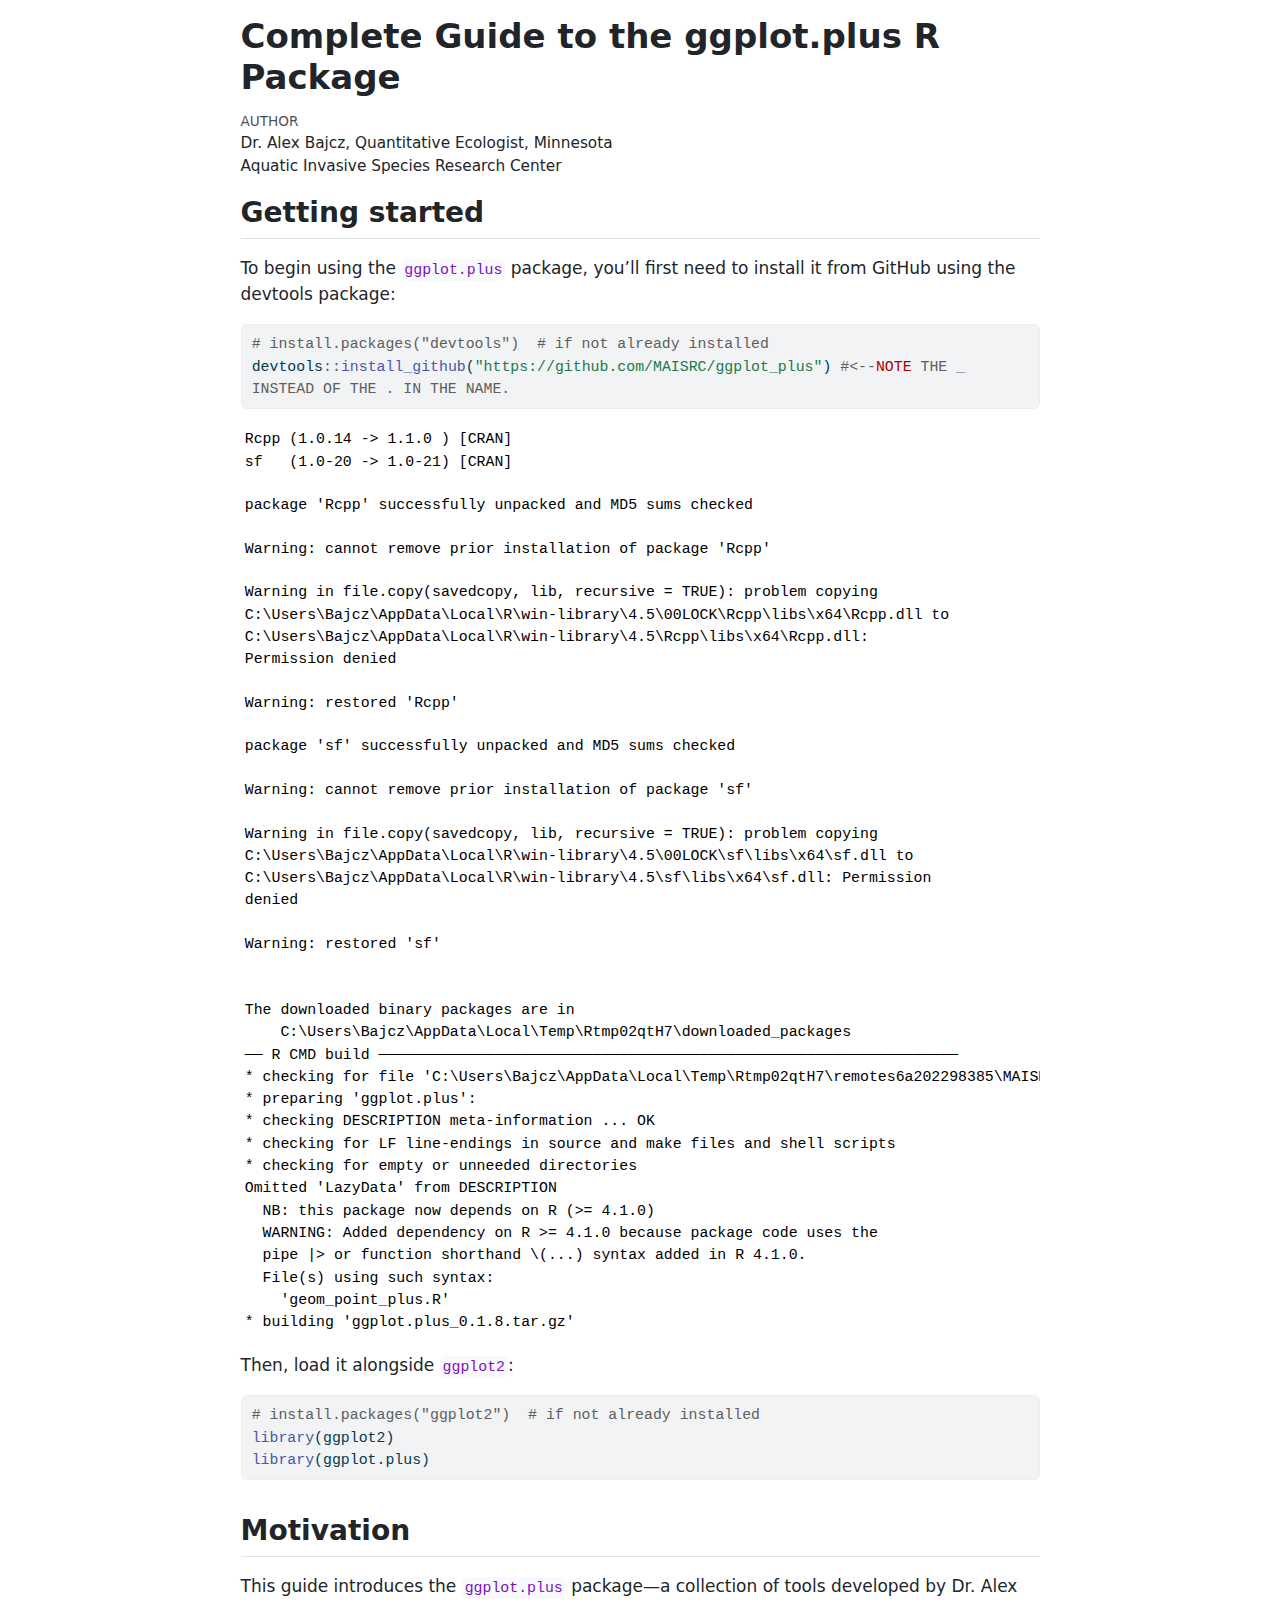
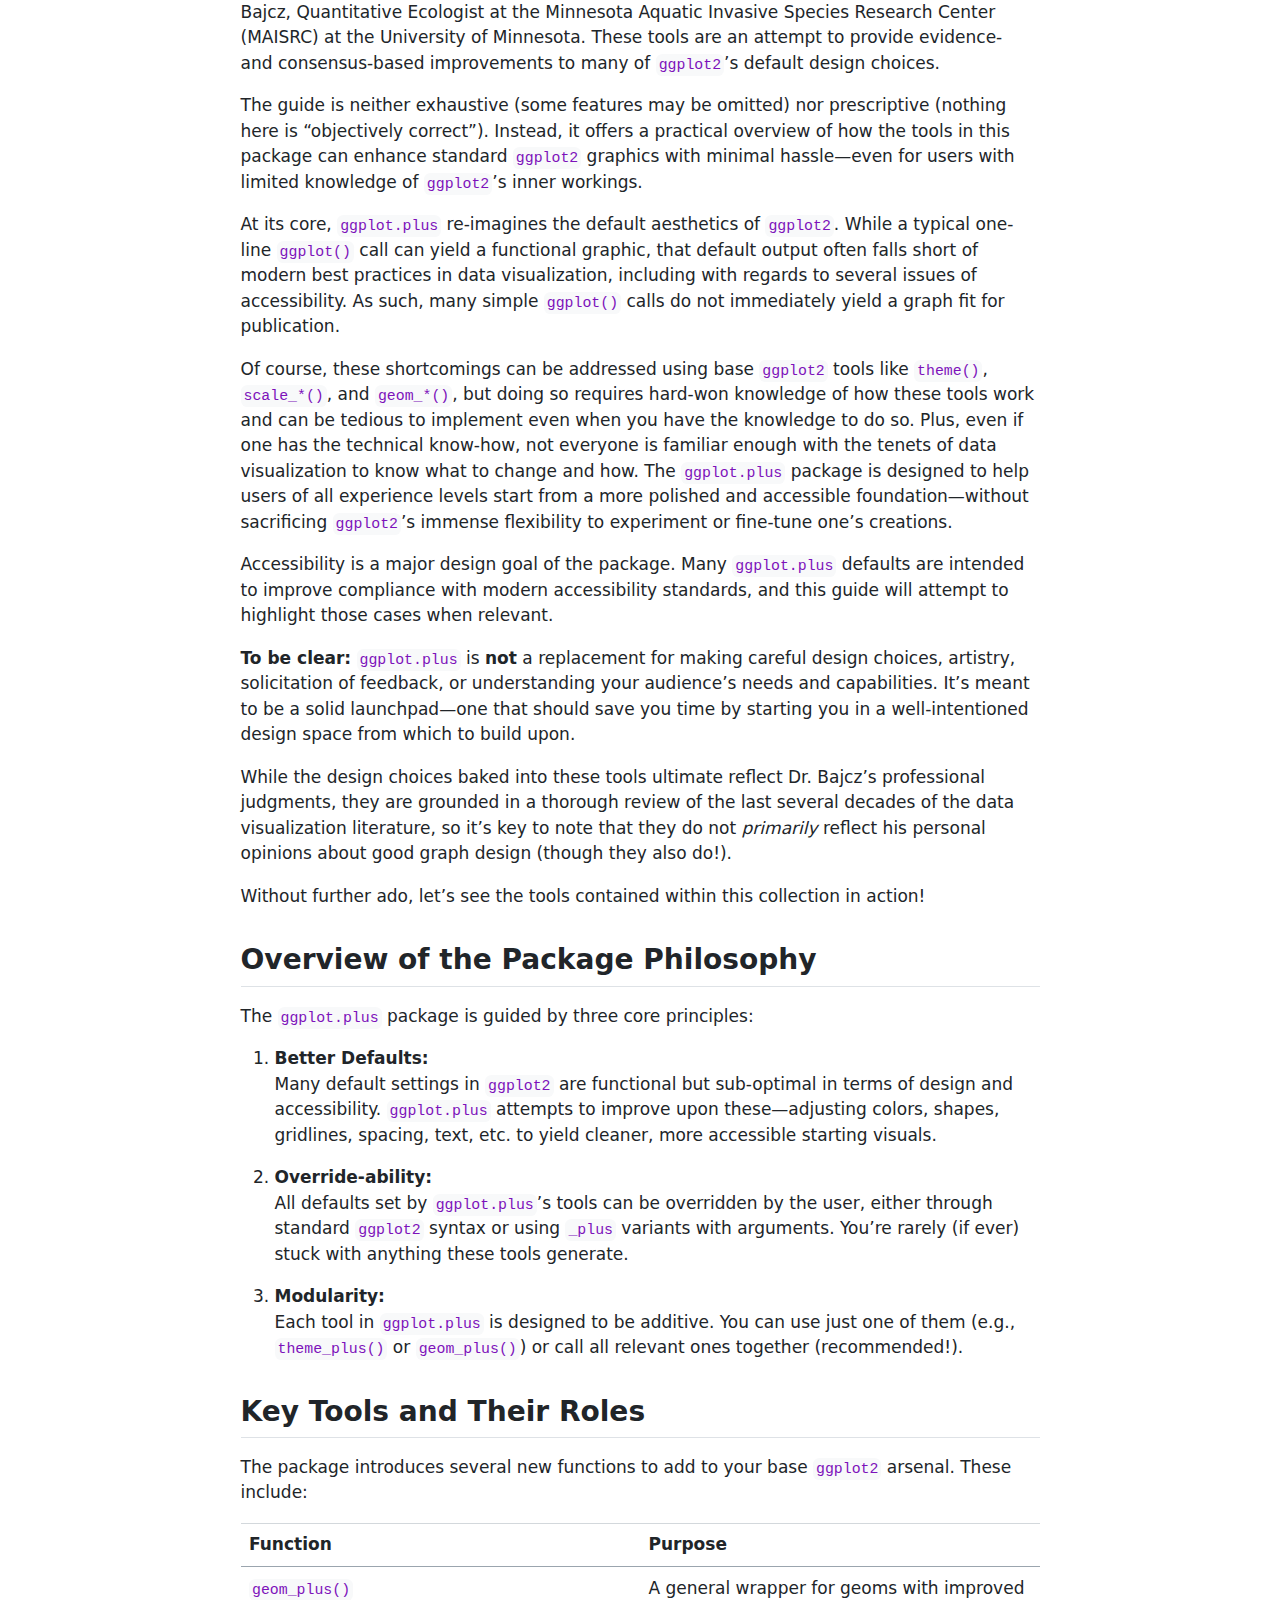
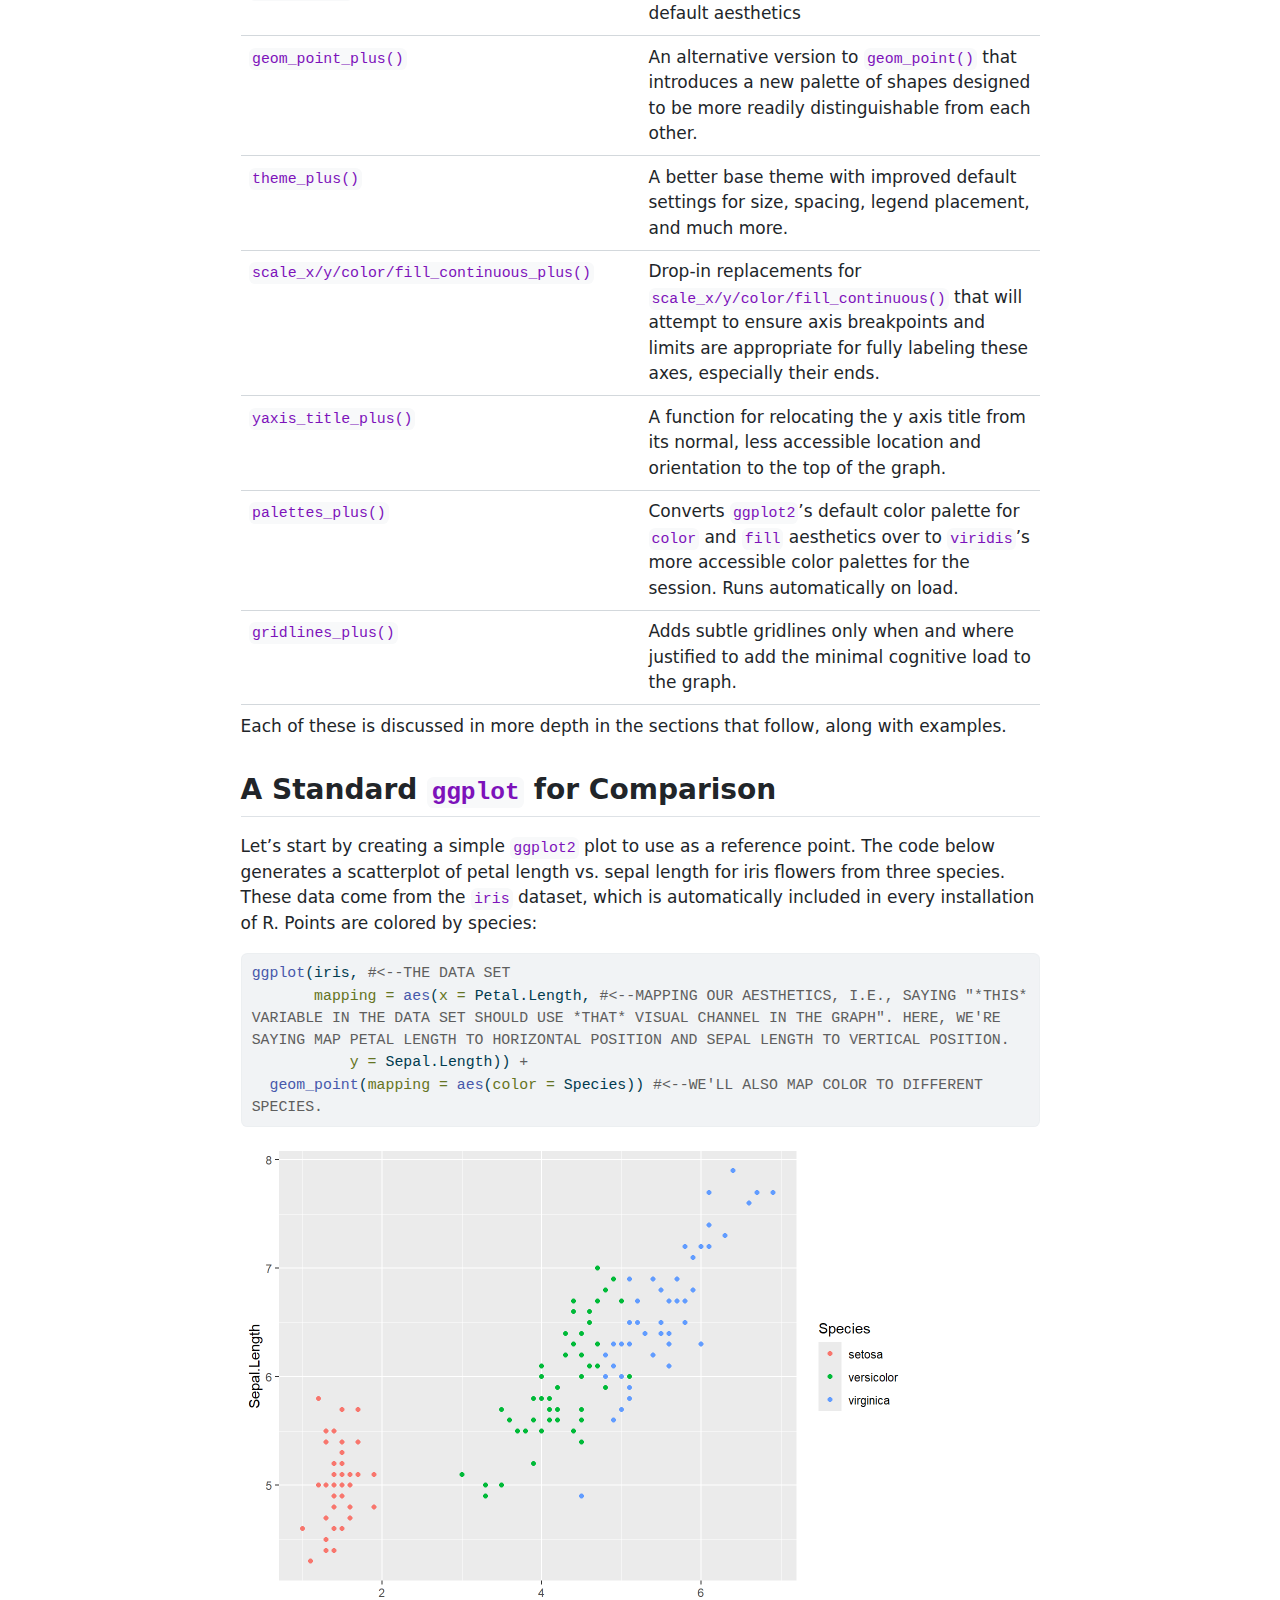
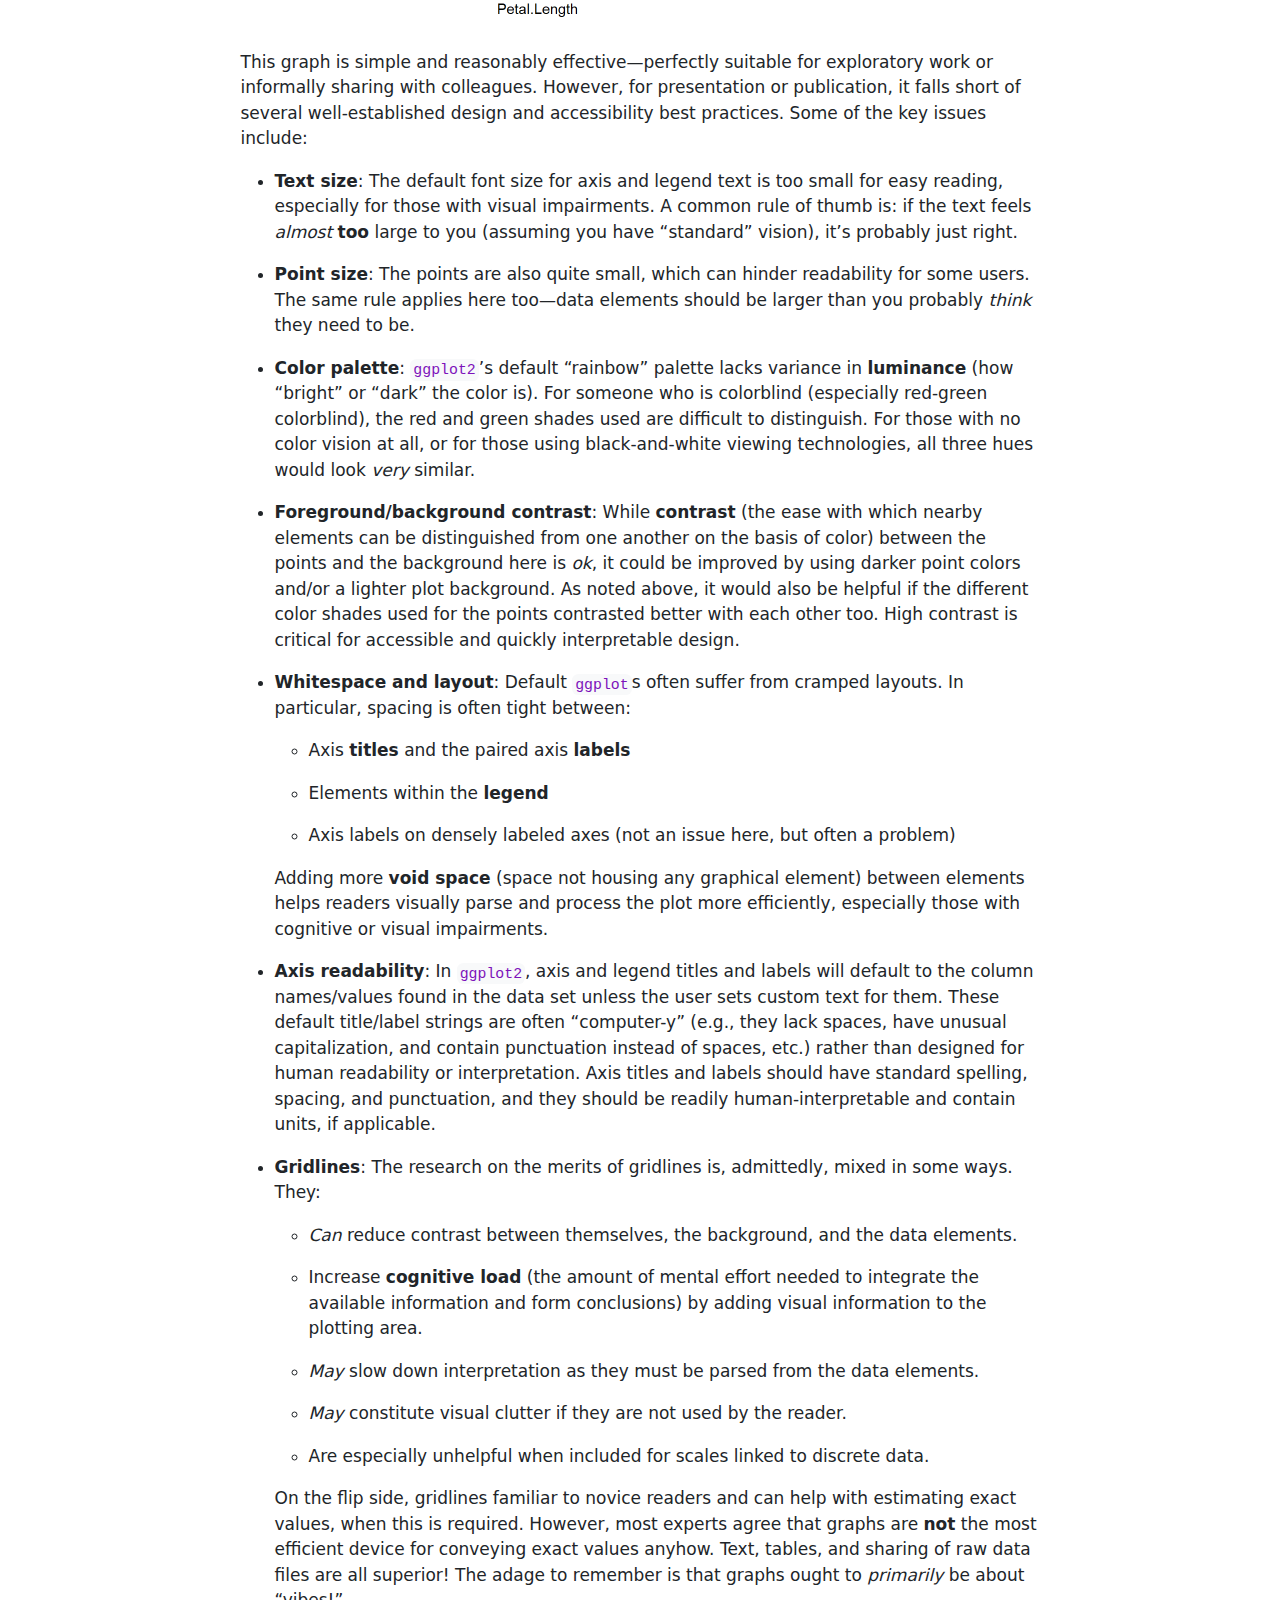
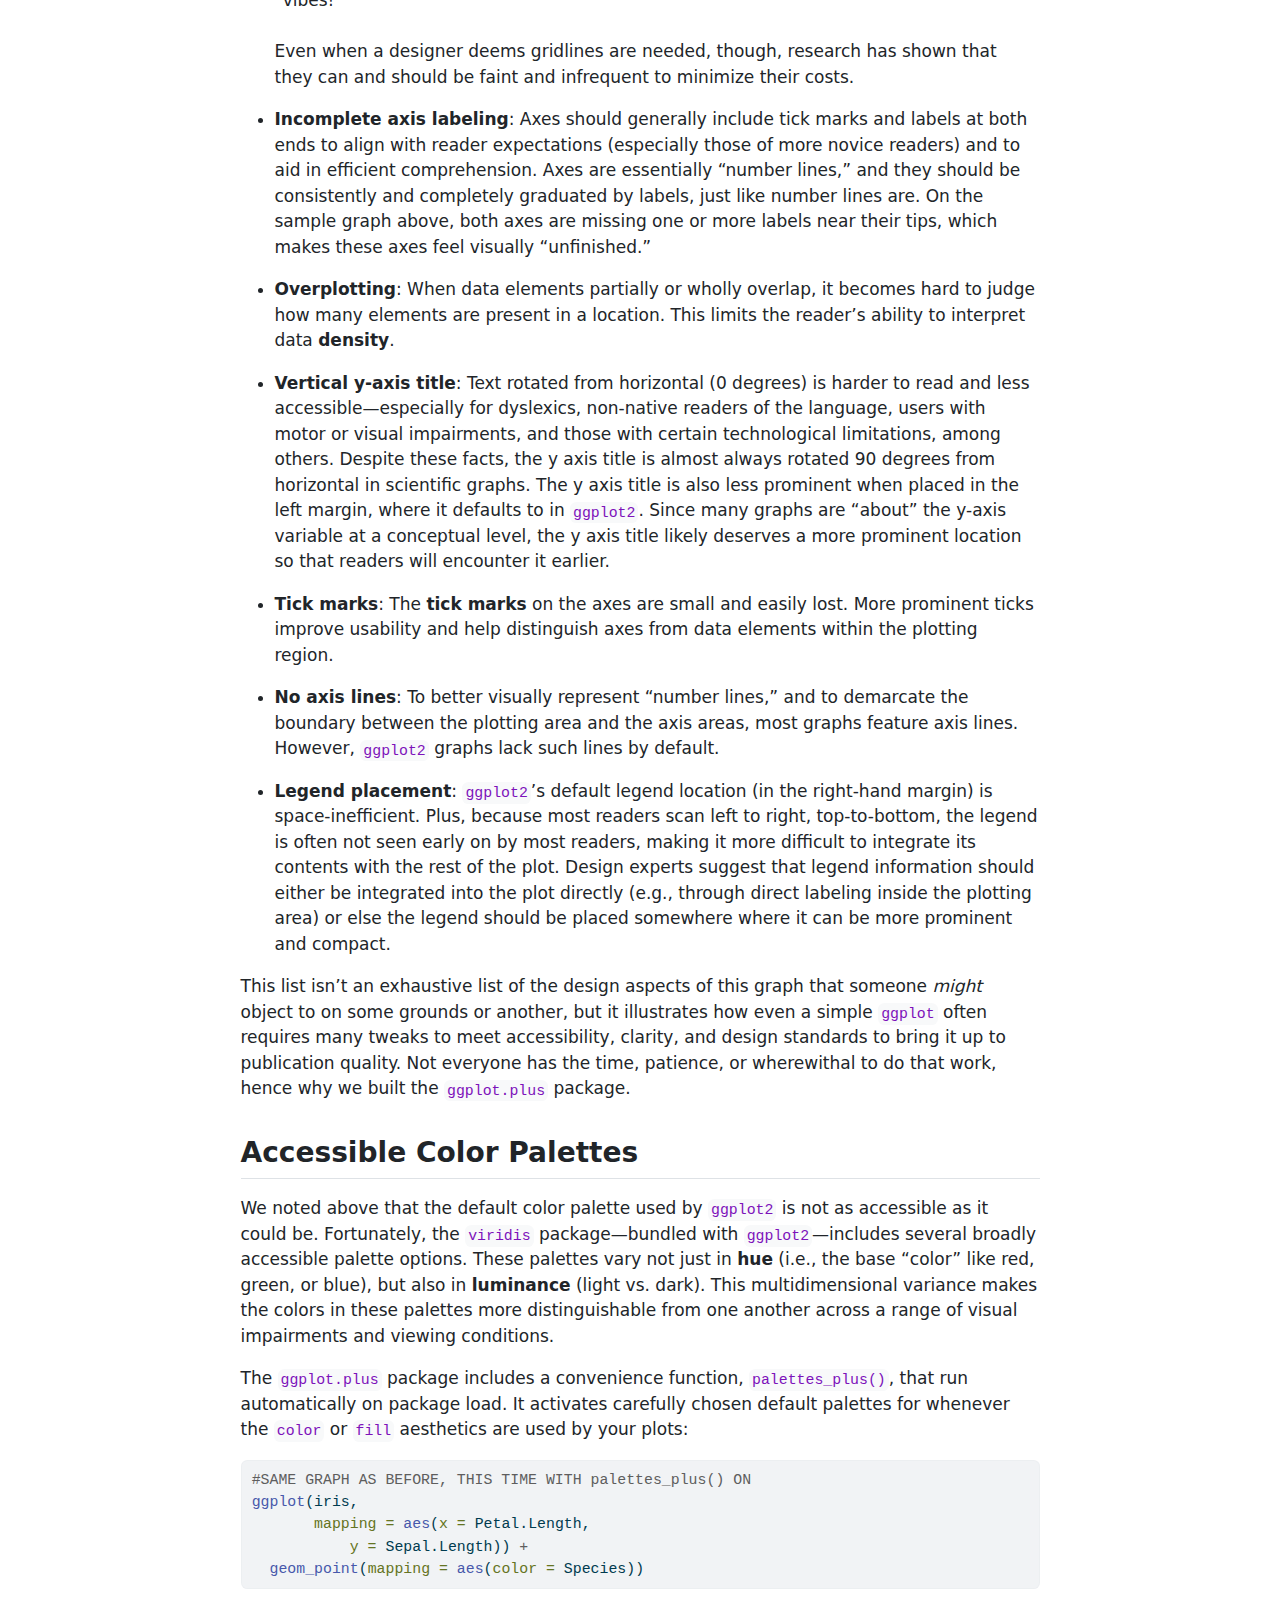
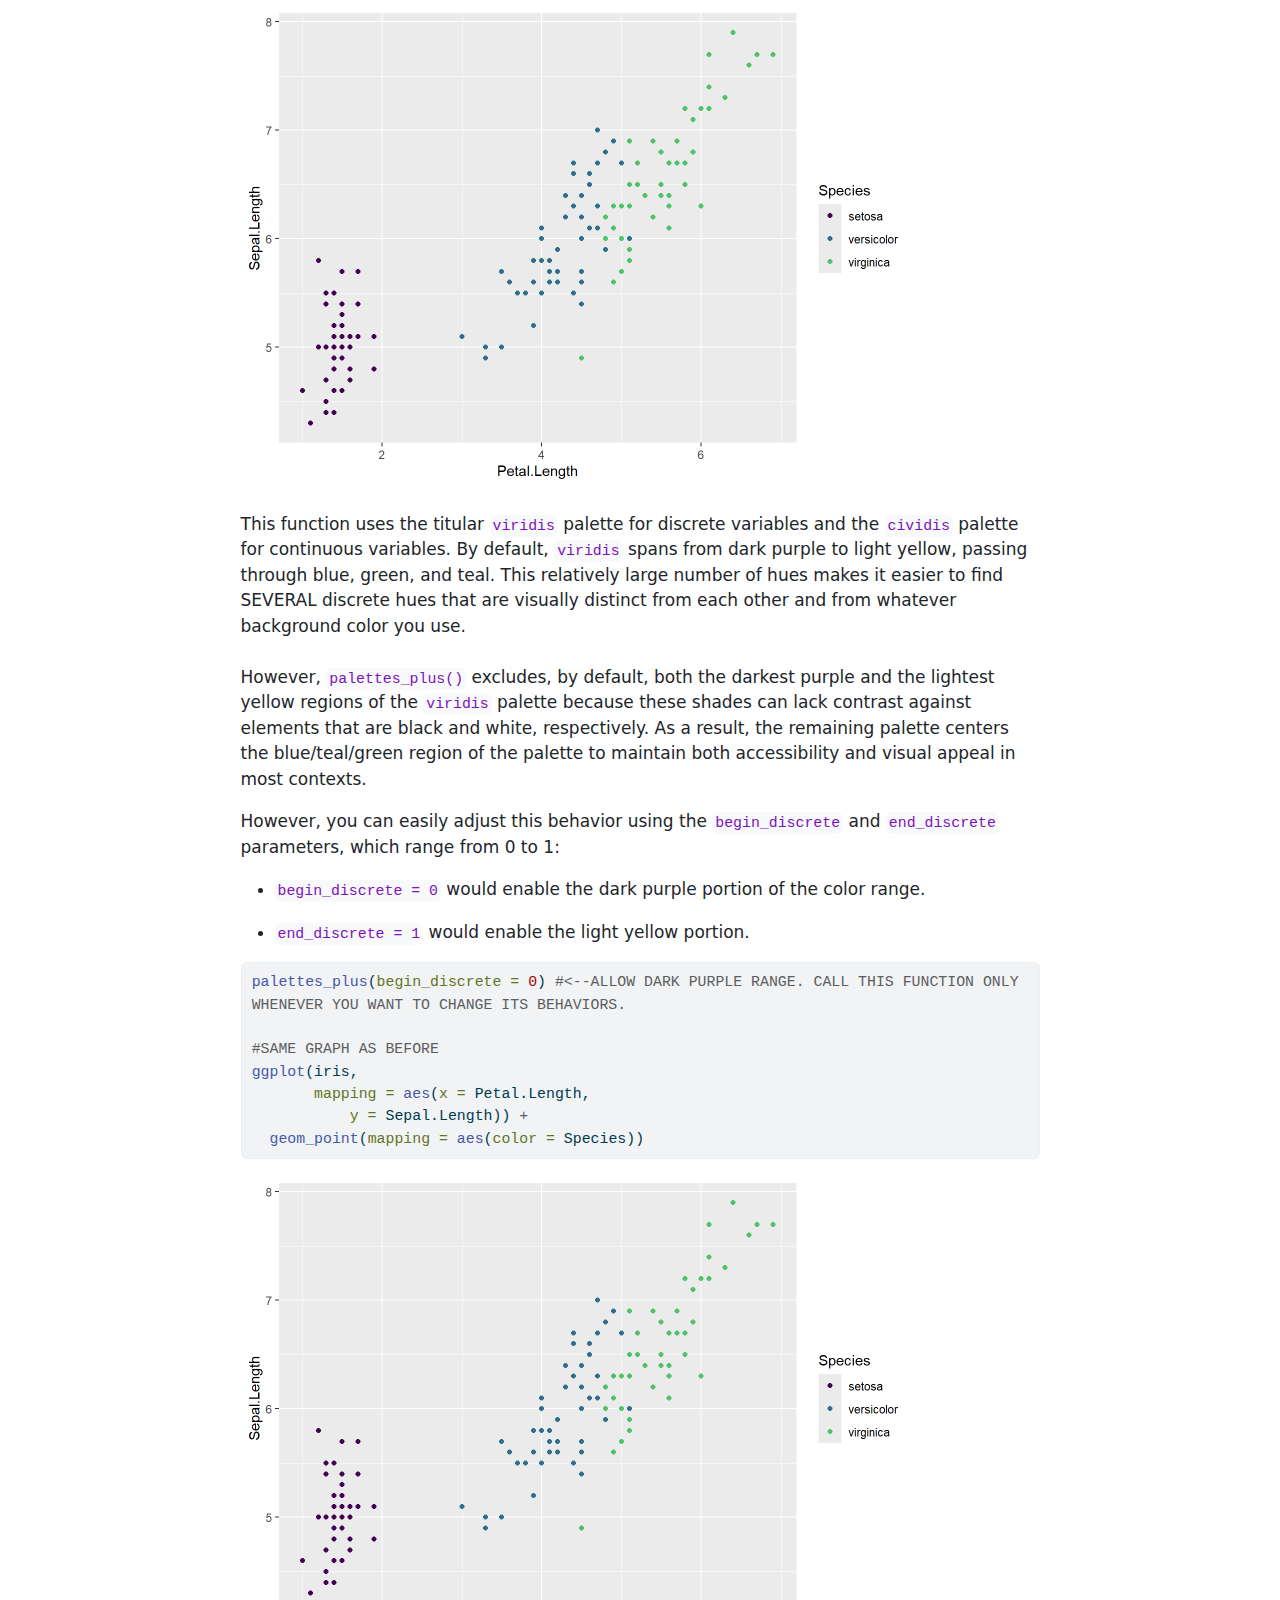
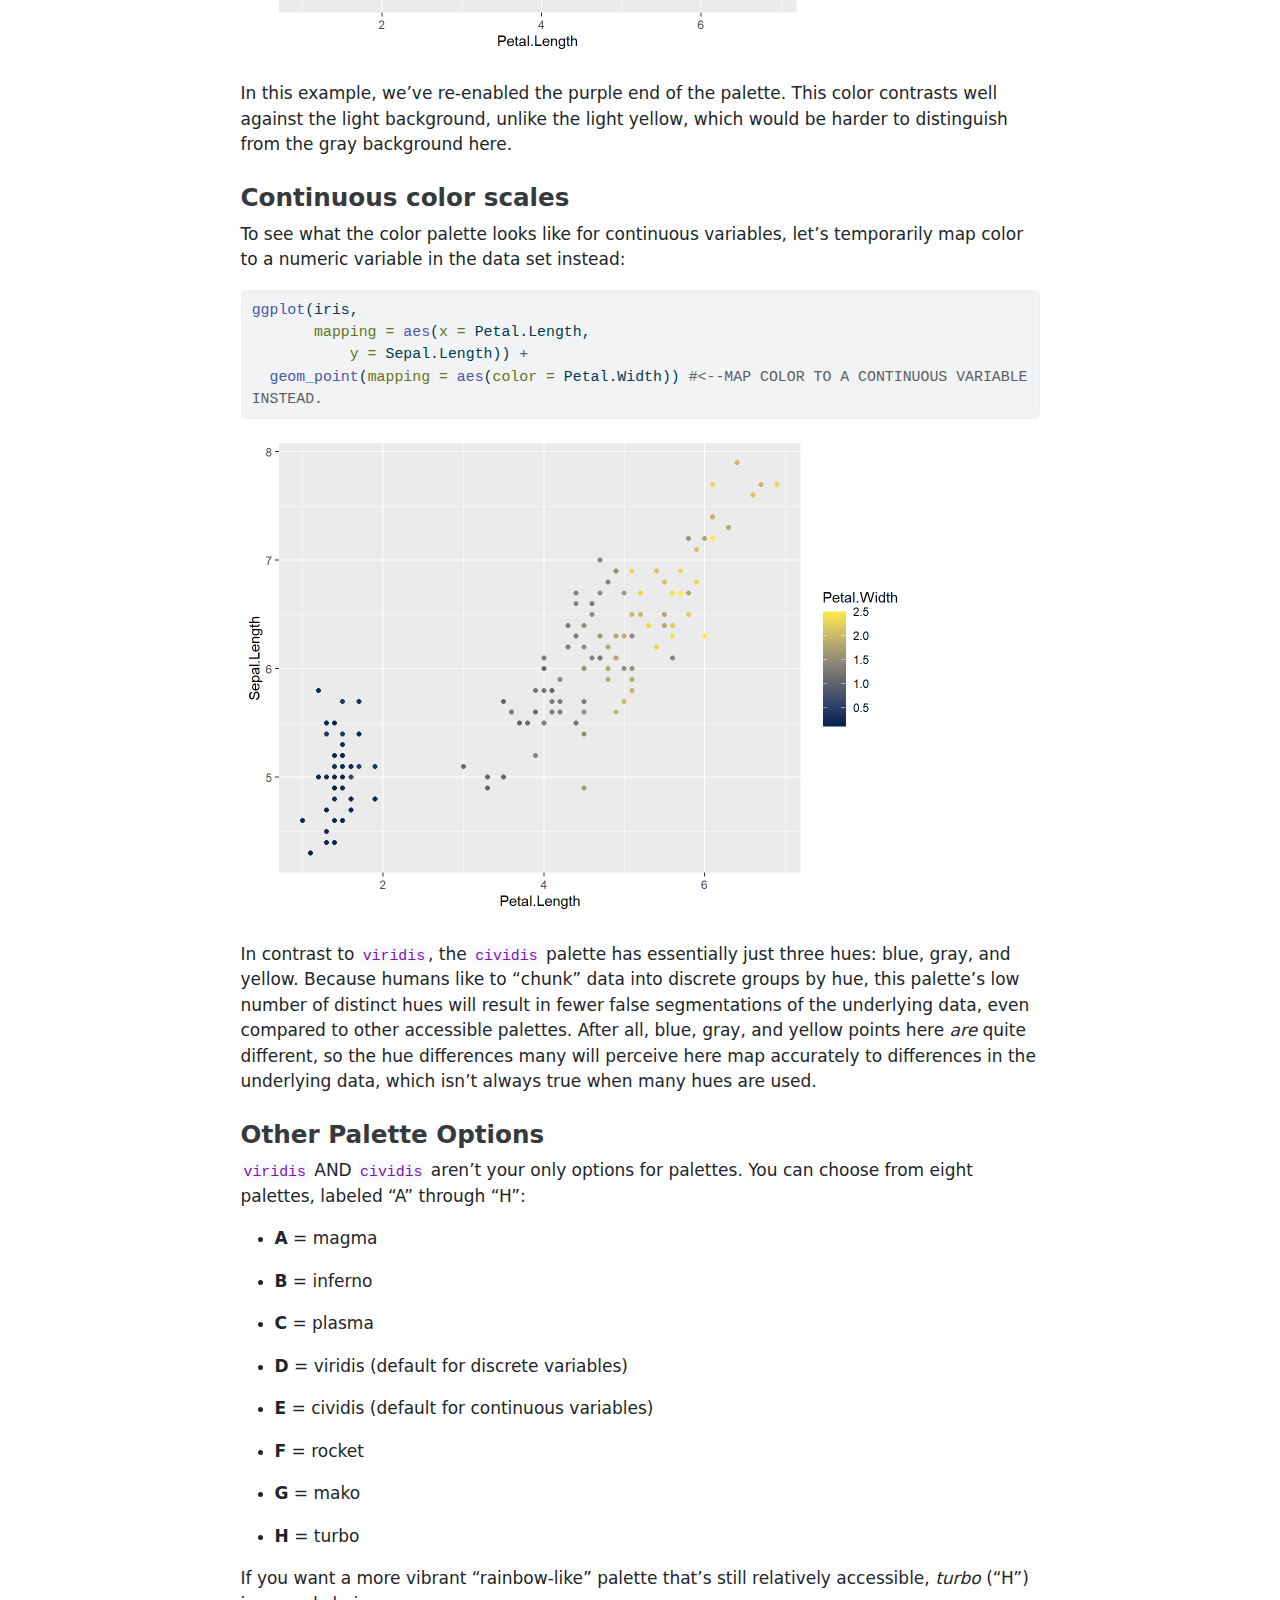
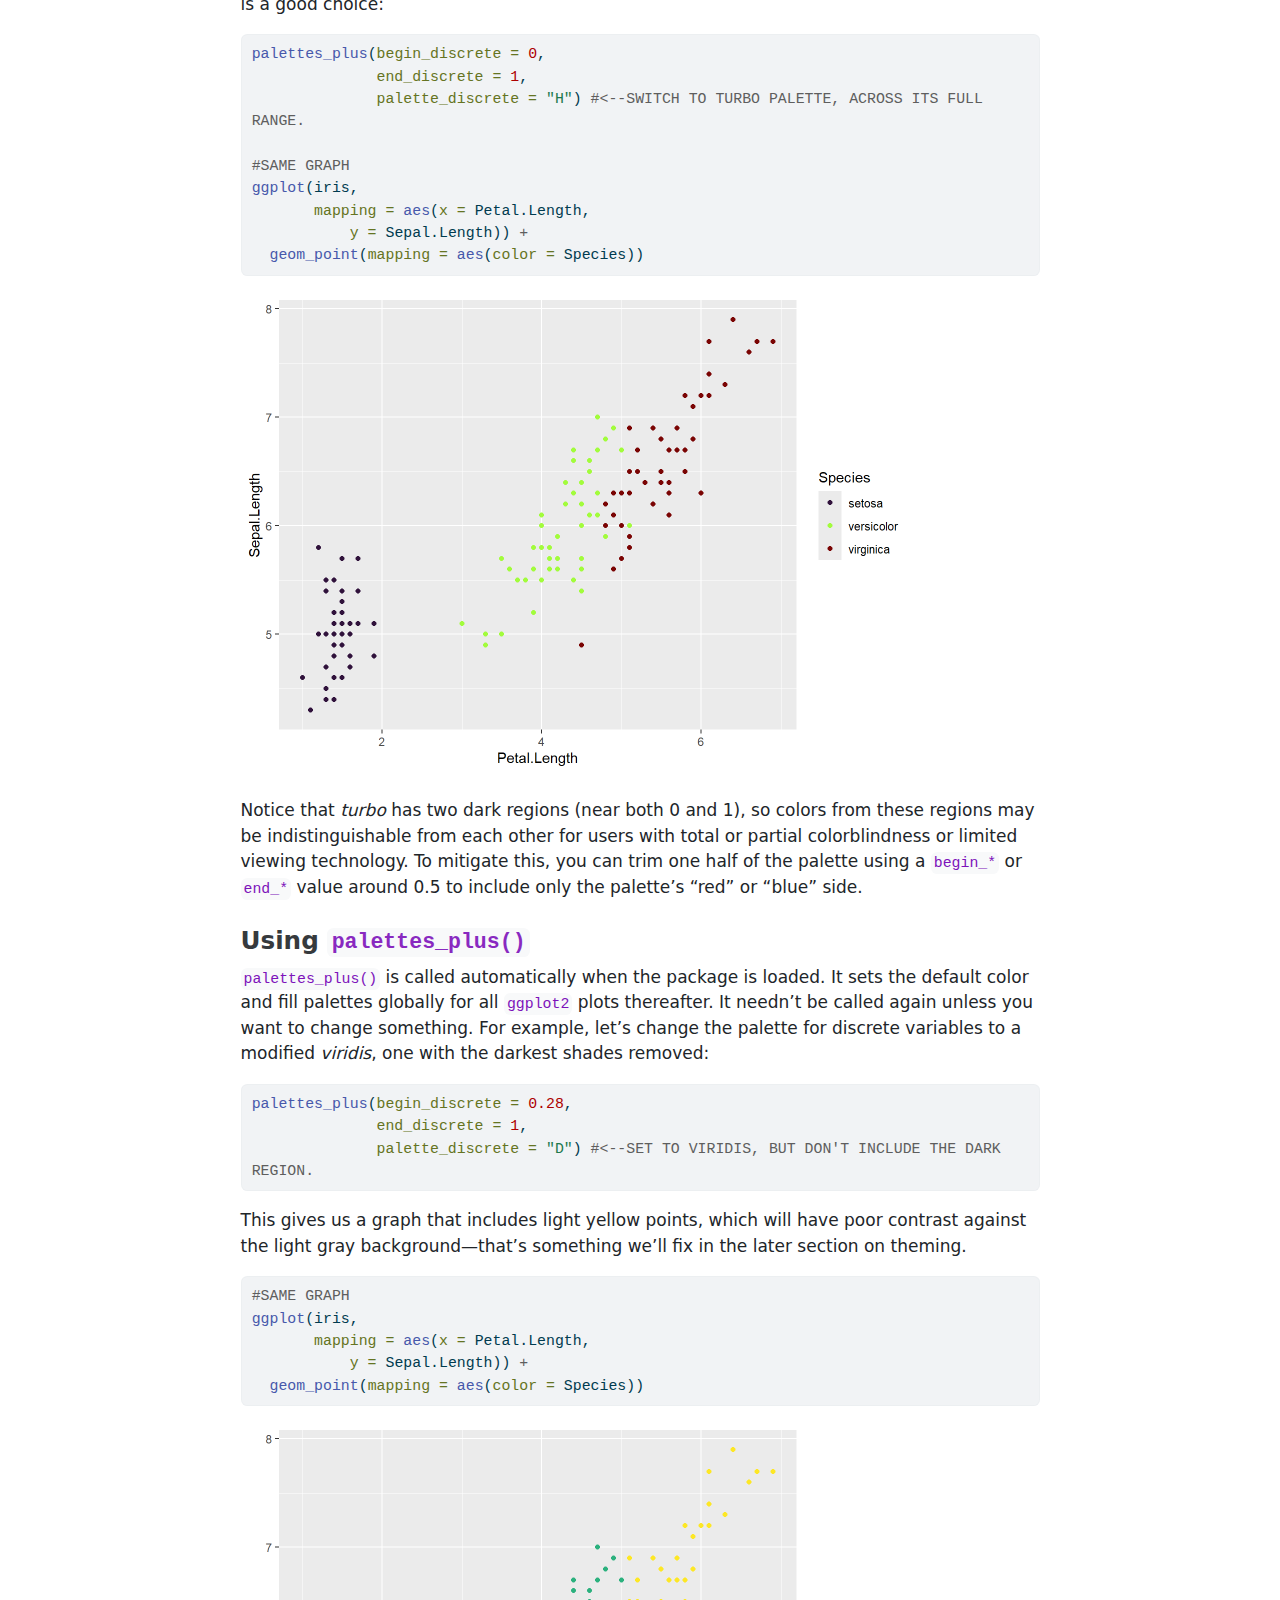
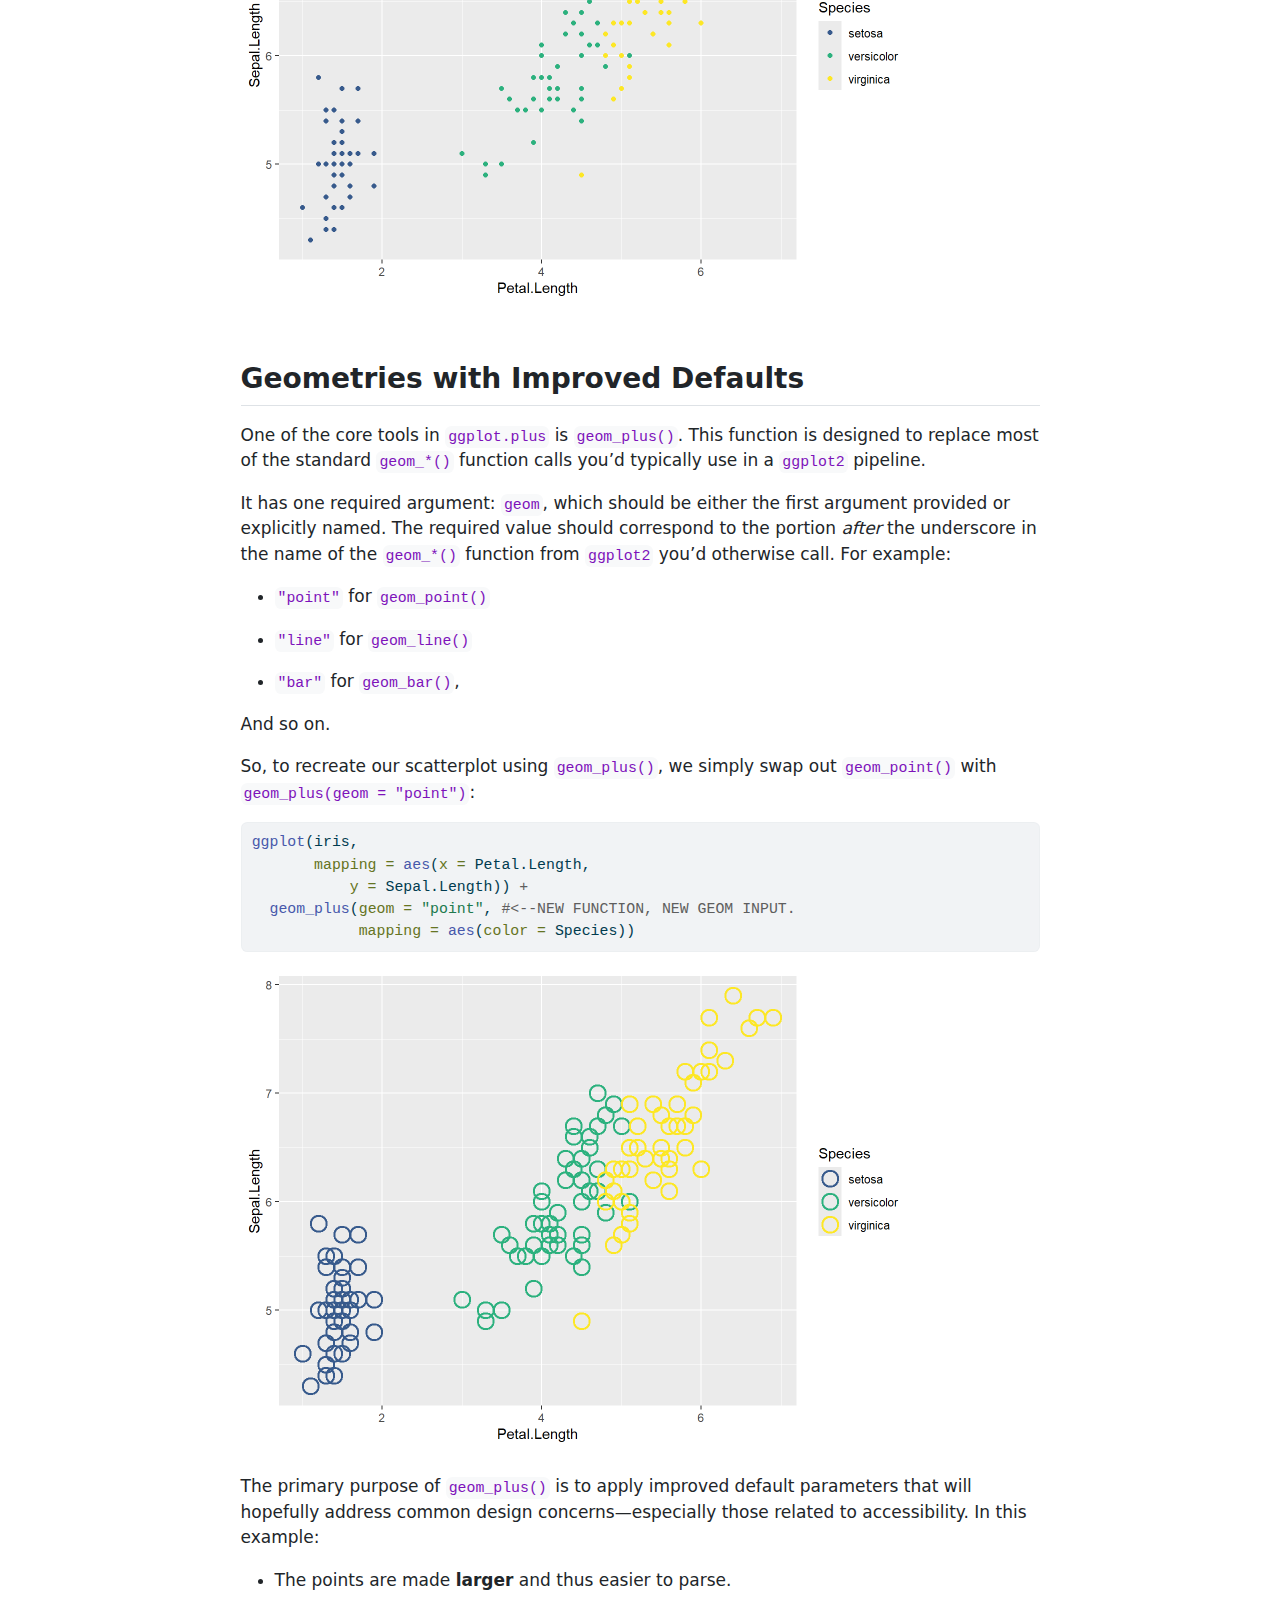
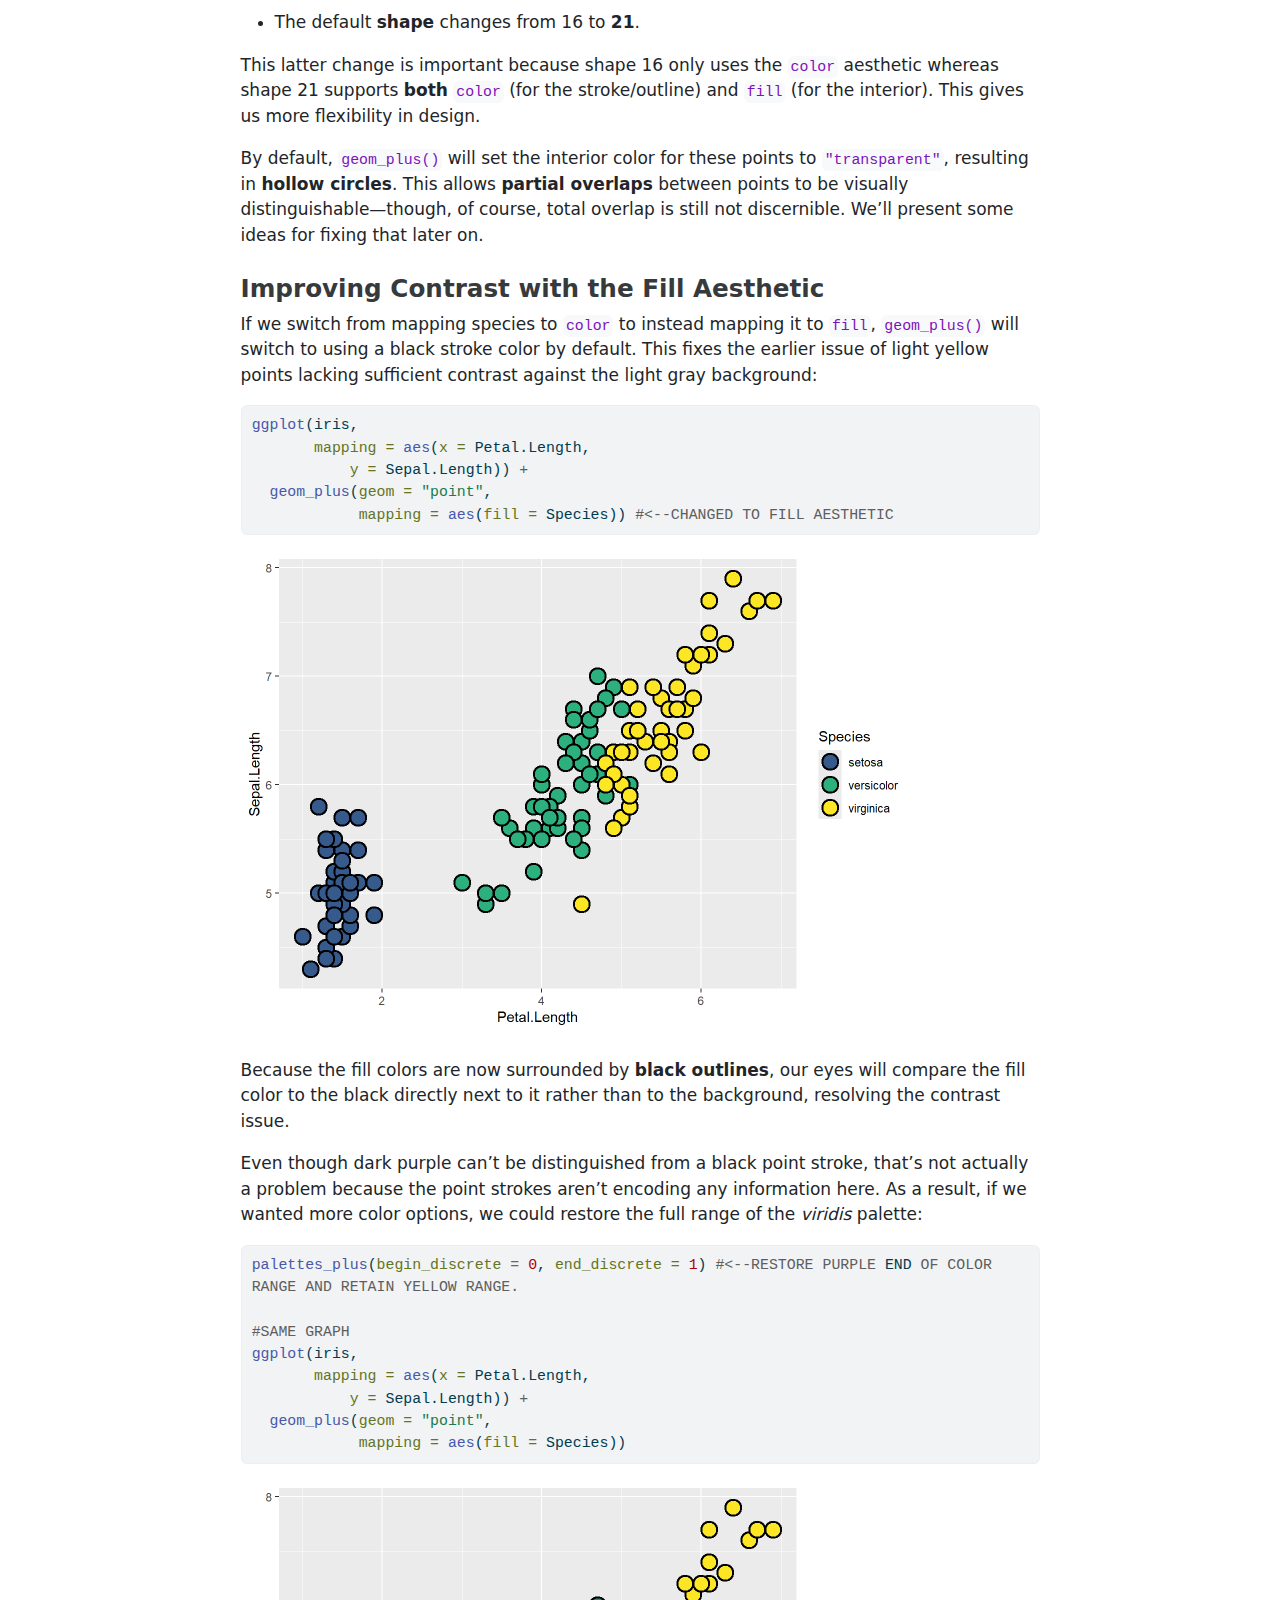
<file: index.html>
<!DOCTYPE html>
<html xmlns="http://www.w3.org/1999/xhtml" lang="en" xml:lang="en"><head>

<meta charset="utf-8">
<meta name="generator" content="quarto-1.5.57">

<meta name="viewport" content="width=device-width, initial-scale=1.0, user-scalable=yes">

<meta name="author" content="Dr.&nbsp;Alex Bajcz, Quantitative Ecologist, Minnesota Aquatic Invasive Species Research Center">

<title>Complete Guide to the ggplot.plus R Package</title>
<style>
code{white-space: pre-wrap;}
span.smallcaps{font-variant: small-caps;}
div.columns{display: flex; gap: min(4vw, 1.5em);}
div.column{flex: auto; overflow-x: auto;}
div.hanging-indent{margin-left: 1.5em; text-indent: -1.5em;}
ul.task-list{list-style: none;}
ul.task-list li input[type="checkbox"] {
  width: 0.8em;
  margin: 0 0.8em 0.2em -1em; /* quarto-specific, see https://github.com/quarto-dev/quarto-cli/issues/4556 */ 
  vertical-align: middle;
}
/* CSS for syntax highlighting */
pre > code.sourceCode { white-space: pre; position: relative; }
pre > code.sourceCode > span { line-height: 1.25; }
pre > code.sourceCode > span:empty { height: 1.2em; }
.sourceCode { overflow: visible; }
code.sourceCode > span { color: inherit; text-decoration: inherit; }
div.sourceCode { margin: 1em 0; }
pre.sourceCode { margin: 0; }
@media screen {
div.sourceCode { overflow: auto; }
}
@media print {
pre > code.sourceCode { white-space: pre-wrap; }
pre > code.sourceCode > span { display: inline-block; text-indent: -5em; padding-left: 5em; }
}
pre.numberSource code
  { counter-reset: source-line 0; }
pre.numberSource code > span
  { position: relative; left: -4em; counter-increment: source-line; }
pre.numberSource code > span > a:first-child::before
  { content: counter(source-line);
    position: relative; left: -1em; text-align: right; vertical-align: baseline;
    border: none; display: inline-block;
    -webkit-touch-callout: none; -webkit-user-select: none;
    -khtml-user-select: none; -moz-user-select: none;
    -ms-user-select: none; user-select: none;
    padding: 0 4px; width: 4em;
  }
pre.numberSource { margin-left: 3em;  padding-left: 4px; }
div.sourceCode
  {   }
@media screen {
pre > code.sourceCode > span > a:first-child::before { text-decoration: underline; }
}
</style>


<script src="ggplot_plus_guide_files/libs/clipboard/clipboard.min.js"></script>
<script src="ggplot_plus_guide_files/libs/quarto-html/quarto.js"></script>
<script src="ggplot_plus_guide_files/libs/quarto-html/popper.min.js"></script>
<script src="ggplot_plus_guide_files/libs/quarto-html/tippy.umd.min.js"></script>
<script src="ggplot_plus_guide_files/libs/quarto-html/anchor.min.js"></script>
<link href="ggplot_plus_guide_files/libs/quarto-html/tippy.css" rel="stylesheet">
<link href="ggplot_plus_guide_files/libs/quarto-html/quarto-syntax-highlighting.css" rel="stylesheet" id="quarto-text-highlighting-styles">
<script src="ggplot_plus_guide_files/libs/bootstrap/bootstrap.min.js"></script>
<link href="ggplot_plus_guide_files/libs/bootstrap/bootstrap-icons.css" rel="stylesheet">
<link href="ggplot_plus_guide_files/libs/bootstrap/bootstrap.min.css" rel="stylesheet" id="quarto-bootstrap" data-mode="light">


</head>

<body class="fullcontent">

<div id="quarto-content" class="page-columns page-rows-contents page-layout-article">

<main class="content" id="quarto-document-content">

<header id="title-block-header" class="quarto-title-block default">
<div class="quarto-title">
<h1 class="title">Complete Guide to the ggplot.plus R Package</h1>
</div>



<div class="quarto-title-meta">

    <div>
    <div class="quarto-title-meta-heading">Author</div>
    <div class="quarto-title-meta-contents">
             <p>Dr.&nbsp;Alex Bajcz, Quantitative Ecologist, Minnesota Aquatic Invasive Species Research Center </p>
          </div>
  </div>
    
  
    
  </div>
  


</header>


<section id="getting-started" class="level2">
<h2 class="anchored" data-anchor-id="getting-started">Getting started</h2>
<p>To begin using the <code>ggplot.plus</code> package, you’ll first need to install it from GitHub using the devtools package:</p>
<div class="cell">
<div class="sourceCode cell-code" id="cb1"><pre class="sourceCode r code-with-copy"><code class="sourceCode r"><span id="cb1-1"><a href="#cb1-1" aria-hidden="true" tabindex="-1"></a><span class="co"># install.packages("devtools")  # if not already installed</span></span>
<span id="cb1-2"><a href="#cb1-2" aria-hidden="true" tabindex="-1"></a>devtools<span class="sc">::</span><span class="fu">install_github</span>(<span class="st">"https://github.com/MAISRC/ggplot_plus"</span>) <span class="co">#&lt;--</span><span class="al">NOTE</span><span class="co"> THE _ INSTEAD OF THE . IN THE NAME.</span></span></code><button title="Copy to Clipboard" class="code-copy-button"><i class="bi"></i></button></pre></div>
<div class="cell-output cell-output-stdout">
<pre><code>Rcpp (1.0.14 -&gt; 1.1.0 ) [CRAN]
sf   (1.0-20 -&gt; 1.0-21) [CRAN]</code></pre>
</div>
<div class="cell-output cell-output-stdout">
<pre><code>package 'Rcpp' successfully unpacked and MD5 sums checked</code></pre>
</div>
<div class="cell-output cell-output-stderr">
<pre><code>Warning: cannot remove prior installation of package 'Rcpp'</code></pre>
</div>
<div class="cell-output cell-output-stderr">
<pre><code>Warning in file.copy(savedcopy, lib, recursive = TRUE): problem copying
C:\Users\Bajcz\AppData\Local\R\win-library\4.5\00LOCK\Rcpp\libs\x64\Rcpp.dll to
C:\Users\Bajcz\AppData\Local\R\win-library\4.5\Rcpp\libs\x64\Rcpp.dll:
Permission denied</code></pre>
</div>
<div class="cell-output cell-output-stderr">
<pre><code>Warning: restored 'Rcpp'</code></pre>
</div>
<div class="cell-output cell-output-stdout">
<pre><code>package 'sf' successfully unpacked and MD5 sums checked</code></pre>
</div>
<div class="cell-output cell-output-stderr">
<pre><code>Warning: cannot remove prior installation of package 'sf'</code></pre>
</div>
<div class="cell-output cell-output-stderr">
<pre><code>Warning in file.copy(savedcopy, lib, recursive = TRUE): problem copying
C:\Users\Bajcz\AppData\Local\R\win-library\4.5\00LOCK\sf\libs\x64\sf.dll to
C:\Users\Bajcz\AppData\Local\R\win-library\4.5\sf\libs\x64\sf.dll: Permission
denied</code></pre>
</div>
<div class="cell-output cell-output-stderr">
<pre><code>Warning: restored 'sf'</code></pre>
</div>
<div class="cell-output cell-output-stdout">
<pre><code>
The downloaded binary packages are in
    C:\Users\Bajcz\AppData\Local\Temp\Rtmp02qtH7\downloaded_packages
── R CMD build ─────────────────────────────────────────────────────────────────
* checking for file 'C:\Users\Bajcz\AppData\Local\Temp\Rtmp02qtH7\remotes6a202298385\MAISRC-ggplot_plus-b469090/DESCRIPTION' ... OK
* preparing 'ggplot.plus':
* checking DESCRIPTION meta-information ... OK
* checking for LF line-endings in source and make files and shell scripts
* checking for empty or unneeded directories
Omitted 'LazyData' from DESCRIPTION
  NB: this package now depends on R (&gt;= 4.1.0)
  WARNING: Added dependency on R &gt;= 4.1.0 because package code uses the
  pipe |&gt; or function shorthand \(...) syntax added in R 4.1.0.
  File(s) using such syntax:
    'geom_point_plus.R'
* building 'ggplot.plus_0.1.8.tar.gz'
</code></pre>
</div>
</div>
<p>Then, load it alongside <code>ggplot2</code>:</p>
<div class="cell">
<div class="sourceCode cell-code" id="cb12"><pre class="sourceCode r code-with-copy"><code class="sourceCode r"><span id="cb12-1"><a href="#cb12-1" aria-hidden="true" tabindex="-1"></a><span class="co"># install.packages("ggplot2")  # if not already installed</span></span>
<span id="cb12-2"><a href="#cb12-2" aria-hidden="true" tabindex="-1"></a><span class="fu">library</span>(ggplot2)</span>
<span id="cb12-3"><a href="#cb12-3" aria-hidden="true" tabindex="-1"></a><span class="fu">library</span>(ggplot.plus)</span></code><button title="Copy to Clipboard" class="code-copy-button"><i class="bi"></i></button></pre></div>
</div>
</section>
<section id="motivation" class="level2">
<h2 class="anchored" data-anchor-id="motivation">Motivation</h2>
<p>This guide introduces the <code>ggplot.plus</code> package—a collection of tools developed by Dr.&nbsp;Alex Bajcz, Quantitative Ecologist at the Minnesota Aquatic Invasive Species Research Center (MAISRC) at the University of Minnesota. These tools are an attempt to provide evidence- and consensus-based improvements to many of <code>ggplot2</code>’s default design choices.</p>
<p>The guide is neither exhaustive (some features may be omitted) nor prescriptive (nothing here is “objectively correct”). Instead, it offers a practical overview of how the tools in this package can enhance standard <code>ggplot2</code> graphics with minimal hassle—even for users with limited knowledge of <code>ggplot2</code>’s inner workings.</p>
<p>At its core, <code>ggplot.plus</code> re-imagines the default aesthetics of <code>ggplot2</code>. While a typical one-line <code>ggplot()</code> call can yield a functional graphic, that default output often falls short of modern best practices in data visualization, including with regards to several issues of accessibility. As such, many simple <code>ggplot()</code> calls do not immediately yield a graph fit for publication.</p>
<p>Of course, these shortcomings can be addressed using base <code>ggplot2</code> tools like <code>theme()</code>, <code>scale_*()</code>, and <code>geom_*()</code>, but doing so requires hard-won knowledge of how these tools work and can be tedious to implement even when you have the knowledge to do so. Plus, even if one has the technical know-how, not everyone is familiar enough with the tenets of data visualization to know what to change and how. The <code>ggplot.plus</code> package is designed to help users of all experience levels start from a more polished and accessible foundation—without sacrificing <code>ggplot2</code>’s immense flexibility to experiment or fine-tune one’s creations.</p>
<p>Accessibility is a major design goal of the package. Many <code>ggplot.plus</code> defaults are intended to improve compliance with modern accessibility standards, and this guide will attempt to highlight those cases when relevant.</p>
<p><strong>To be clear:</strong> <code>ggplot.plus</code> is <strong>not</strong> a replacement for making careful design choices, artistry, solicitation of feedback, or understanding your audience’s needs and capabilities. It’s meant to be a solid launchpad—one that should save you time by starting you in a well-intentioned design space from which to build upon.</p>
<p>While the design choices baked into these tools ultimate reflect Dr.&nbsp;Bajcz’s professional judgments, they are grounded in a thorough review of the last several decades of the data visualization literature, so it’s key to note that they do not <em>primarily</em> reflect his personal opinions about good graph design (though they also do!).</p>
<p>Without further ado, let’s see the tools contained within this collection in action!</p>
</section>
<section id="overview-of-the-package-philosophy" class="level2">
<h2 class="anchored" data-anchor-id="overview-of-the-package-philosophy">Overview of the Package Philosophy</h2>
<p>The <code>ggplot.plus</code> package is guided by three core principles:</p>
<ol type="1">
<li><p><strong>Better Defaults:</strong><br>
Many default settings in <code>ggplot2</code> are functional but sub-optimal in terms of design and accessibility. <code>ggplot.plus</code> attempts to improve upon these—adjusting colors, shapes, gridlines, spacing, text, etc. to yield cleaner, more accessible starting visuals.</p></li>
<li><p><strong>Override-ability:</strong><br>
All defaults set by <code>ggplot.plus</code>’s tools can be overridden by the user, either through standard <code>ggplot2</code> syntax or using <code>_plus</code> variants with arguments. You’re rarely (if ever) stuck with anything these tools generate.</p></li>
<li><p><strong>Modularity:</strong><br>
Each tool in <code>ggplot.plus</code> is designed to be additive. You can use just one of them (e.g., <code>theme_plus()</code> or <code>geom_plus()</code>) or call all relevant ones together (recommended!).</p></li>
</ol>
</section>
<section id="key-tools-and-their-roles" class="level2">
<h2 class="anchored" data-anchor-id="key-tools-and-their-roles">Key Tools and Their Roles</h2>
<p>The package introduces several new functions to add to your base <code>ggplot2</code> arsenal. These include:</p>
<table class="caption-top table">
<colgroup>
<col style="width: 50%">
<col style="width: 50%">
</colgroup>
<thead>
<tr class="header">
<th>Function</th>
<th>Purpose</th>
</tr>
</thead>
<tbody>
<tr class="odd">
<td><code>geom_plus()</code></td>
<td>A general wrapper for geoms with improved default aesthetics</td>
</tr>
<tr class="even">
<td><code>geom_point_plus()</code></td>
<td>An alternative version to <code>geom_point()</code> that introduces a new palette of shapes designed to be more readily distinguishable from each other.</td>
</tr>
<tr class="odd">
<td><code>theme_plus()</code></td>
<td>A better base theme with improved default settings for size, spacing, legend placement, and much more.</td>
</tr>
<tr class="even">
<td><code>scale_x/y/color/fill_continuous_plus()</code></td>
<td>Drop-in replacements for <code>scale_x/y/color/fill_continuous()</code> that will attempt to ensure axis breakpoints and limits are appropriate for fully labeling these axes, especially their ends.</td>
</tr>
<tr class="odd">
<td><code>yaxis_title_plus()</code></td>
<td>A function for relocating the y axis title from its normal, less accessible location and orientation to the top of the graph.</td>
</tr>
<tr class="even">
<td><code>palettes_plus()</code></td>
<td>Converts <code>ggplot2</code>’s default color palette for <code>color</code> and <code>fill</code> aesthetics over to <code>viridis</code>’s more accessible color palettes for the session. Runs automatically on load.</td>
</tr>
<tr class="odd">
<td><code>gridlines_plus()</code></td>
<td>Adds subtle gridlines only when and where justified to add the minimal cognitive load to the graph.</td>
</tr>
</tbody>
</table>
<p>Each of these is discussed in more depth in the sections that follow, along with examples.</p>
</section>
<section id="a-standard-ggplot-for-comparison" class="level2">
<h2 class="anchored" data-anchor-id="a-standard-ggplot-for-comparison">A Standard <code>ggplot</code> for Comparison</h2>
<p>Let’s start by creating a simple <code>ggplot2</code> plot to use as a reference point. The code below generates a scatterplot of petal length vs.&nbsp;sepal length for iris flowers from three species. These data come from the <code>iris</code> dataset, which is automatically included in every installation of R. Points are colored by species:</p>
<div class="cell">
<div class="sourceCode cell-code" id="cb13"><pre class="sourceCode r code-with-copy"><code class="sourceCode r"><span id="cb13-1"><a href="#cb13-1" aria-hidden="true" tabindex="-1"></a><span class="fu">ggplot</span>(iris, <span class="co">#&lt;--THE DATA SET</span></span>
<span id="cb13-2"><a href="#cb13-2" aria-hidden="true" tabindex="-1"></a>       <span class="at">mapping =</span> <span class="fu">aes</span>(<span class="at">x =</span> Petal.Length, <span class="co">#&lt;--MAPPING OUR AESTHETICS, I.E., SAYING "*THIS* VARIABLE IN THE DATA SET SHOULD USE *THAT* VISUAL CHANNEL IN THE GRAPH". HERE, WE'RE SAYING MAP PETAL LENGTH TO HORIZONTAL POSITION AND SEPAL LENGTH TO VERTICAL POSITION.</span></span>
<span id="cb13-3"><a href="#cb13-3" aria-hidden="true" tabindex="-1"></a>           <span class="at">y =</span> Sepal.Length)) <span class="sc">+</span></span>
<span id="cb13-4"><a href="#cb13-4" aria-hidden="true" tabindex="-1"></a>  <span class="fu">geom_point</span>(<span class="at">mapping =</span> <span class="fu">aes</span>(<span class="at">color =</span> Species)) <span class="co">#&lt;--WE'LL ALSO MAP COLOR TO DIFFERENT SPECIES.</span></span></code><button title="Copy to Clipboard" class="code-copy-button"><i class="bi"></i></button></pre></div>
<div class="cell-output-display">
<div>
<figure class="figure">
<p><img src="ggplot_plus_guide_files/figure-html/basic%20iris%20scatter-1.png" class="img-fluid figure-img" width="672"></p>
</figure>
</div>
</div>
</div>
<p>This graph is simple and reasonably effective—perfectly suitable for exploratory work or informally sharing with colleagues. However, for presentation or publication, it falls short of several well-established design and accessibility best practices. Some of the key issues include:</p>
<ul>
<li><p><strong>Text size</strong>: The default font size for axis and legend text is too small for easy reading, especially for those with visual impairments. A common rule of thumb is: if the text feels <em>almost</em> <strong>too</strong> large to you (assuming you have “standard” vision), it’s probably just right.</p></li>
<li><p><strong>Point size</strong>: The points are also quite small, which can hinder readability for some users. The same rule applies here too—data elements should be larger than you probably <em>think</em> they need to be.</p></li>
<li><p><strong>Color palette</strong>: <code>ggplot2</code>’s default “rainbow” palette lacks variance in <strong>luminance</strong> (how “bright” or “dark” the color is). For someone who is colorblind (especially red-green colorblind), the red and green shades used are difficult to distinguish. For those with no color vision at all, or for those using black-and-white viewing technologies, all three hues would look <em>very</em> similar.</p></li>
<li><p><strong>Foreground/background contrast</strong>: While <strong>contrast</strong> (the ease with which nearby elements can be distinguished from one another on the basis of color) between the points and the background here is <em>ok</em>, it could be improved by using darker point colors and/or a lighter plot background. As noted above, it would also be helpful if the different color shades used for the points contrasted better with each other too. High contrast is critical for accessible and quickly interpretable design.</p></li>
<li><p><strong>Whitespace and layout</strong>: Default <code>ggplot</code>s often suffer from cramped layouts. In particular, spacing is often tight between:</p>
<ul>
<li><p>Axis <strong>titles</strong> and the paired axis <strong>labels</strong></p></li>
<li><p>Elements within the <strong>legend</strong></p></li>
<li><p>Axis labels on densely labeled axes (not an issue here, but often a problem)</p></li>
</ul>
<p>Adding more <strong>void space</strong> (space not housing any graphical element) between elements helps readers visually parse and process the plot more efficiently, especially those with cognitive or visual impairments.</p></li>
<li><p><strong>Axis readability</strong>: In <code>ggplot2</code>, axis and legend titles and labels will default to the column names/values found in the data set unless the user sets custom text for them. These default title/label strings are often “computer-y” (e.g., they lack spaces, have unusual capitalization, and contain punctuation instead of spaces, etc.) rather than designed for human readability or interpretation. Axis titles and labels should have standard spelling, spacing, and punctuation, and they should be readily human-interpretable and contain units, if applicable.</p></li>
<li><p><strong>Gridlines</strong>: The research on the merits of gridlines is, admittedly, mixed in some ways. They:</p>
<ul>
<li><p><em>Can</em> reduce contrast between themselves, the background, and the data elements.</p></li>
<li><p>Increase <strong>cognitive load</strong> (the amount of mental effort needed to integrate the available information and form conclusions) by adding visual information to the plotting area.</p></li>
<li><p><em>May</em> slow down interpretation as they must be parsed from the data elements.</p></li>
<li><p><em>May</em> constitute visual clutter if they are not used by the reader.</p></li>
<li><p>Are especially unhelpful when included for scales linked to discrete data.</p></li>
</ul>
<p>On the flip side, gridlines familiar to novice readers and can help with estimating exact values, when this is required. However, most experts agree that graphs are <strong>not</strong> the most efficient device for conveying exact values anyhow. Text, tables, and sharing of raw data files are all superior! The adage to remember is that graphs ought to <em>primarily</em> be about “vibes!”<br>
<br>
Even when a designer deems gridlines are needed, though, research has shown that they can and should be faint and infrequent to minimize their costs.</p></li>
<li><p><strong>Incomplete axis labeling</strong>: Axes should generally include tick marks and labels at both ends to align with reader expectations (especially those of more novice readers) and to aid in efficient comprehension. Axes are essentially “number lines,” and they should be consistently and completely graduated by labels, just like number lines are. On the sample graph above, both axes are missing one or more labels near their tips, which makes these axes feel visually “unfinished.”</p></li>
<li><p><strong>Overplotting</strong>: When data elements partially or wholly overlap, it becomes hard to judge how many elements are present in a location. This limits the reader’s ability to interpret data <strong>density</strong>.</p></li>
<li><p><strong>Vertical y-axis title</strong>: Text rotated from horizontal (0 degrees) is harder to read and less accessible—especially for dyslexics, non-native readers of the language, users with motor or visual impairments, and those with certain technological limitations, among others. Despite these facts, the y axis title is almost always rotated 90 degrees from horizontal in scientific graphs. The y axis title is also less prominent when placed in the left margin, where it defaults to in <code>ggplot2</code>. Since many graphs are “about” the y-axis variable at a conceptual level, the y axis title likely deserves a more prominent location so that readers will encounter it earlier.</p></li>
<li><p><strong>Tick marks</strong>: The <strong>tick marks</strong> on the axes are small and easily lost. More prominent ticks improve usability and help distinguish axes from data elements within the plotting region.</p></li>
<li><p><strong>No axis lines</strong>: To better visually represent “number lines,” and to demarcate the boundary between the plotting area and the axis areas, most graphs feature axis lines. However, <code>ggplot2</code> graphs lack such lines by default.</p></li>
<li><p><strong>Legend placement</strong>: <code>ggplot2</code>’s default legend location (in the right-hand margin) is space-inefficient. Plus, because most readers scan left to right, top-to-bottom, the legend is often not seen early on by most readers, making it more difficult to integrate its contents with the rest of the plot. Design experts suggest that legend information should either be integrated into the plot directly (e.g., through direct labeling inside the plotting area) or else the legend should be placed somewhere where it can be more prominent and compact.</p></li>
</ul>
<p>This list isn’t an exhaustive list of the design aspects of this graph that someone <em>might</em> object to on some grounds or another, but it illustrates how even a simple <code>ggplot</code> often requires many tweaks to meet accessibility, clarity, and design standards to bring it up to publication quality. Not everyone has the time, patience, or wherewithal to do that work, hence why we built the <code>ggplot.plus</code> package.</p>
</section>
<section id="accessible-color-palettes" class="level2">
<h2 class="anchored" data-anchor-id="accessible-color-palettes">Accessible Color Palettes</h2>
<p>We noted above that the default color palette used by <code>ggplot2</code> is not as accessible as it could be. Fortunately, the <code>viridis</code> package—bundled with <code>ggplot2</code>—includes several broadly accessible palette options. These palettes vary not just in <strong>hue</strong> (i.e., the base “color” like red, green, or blue), but also in <strong>luminance</strong> (light vs.&nbsp;dark). This multidimensional variance makes the colors in these palettes more distinguishable from one another across a range of visual impairments and viewing conditions.</p>
<p>The <code>ggplot.plus</code> package includes a convenience function, <code>palettes_plus()</code>, that run automatically on package load. It activates carefully chosen default palettes for whenever the <code>color</code> or <code>fill</code> aesthetics are used by your plots:</p>
<div class="cell">
<div class="sourceCode cell-code" id="cb14"><pre class="sourceCode r code-with-copy"><code class="sourceCode r"><span id="cb14-1"><a href="#cb14-1" aria-hidden="true" tabindex="-1"></a><span class="co">#SAME GRAPH AS BEFORE, THIS TIME WITH palettes_plus() ON</span></span>
<span id="cb14-2"><a href="#cb14-2" aria-hidden="true" tabindex="-1"></a><span class="fu">ggplot</span>(iris,</span>
<span id="cb14-3"><a href="#cb14-3" aria-hidden="true" tabindex="-1"></a>       <span class="at">mapping =</span> <span class="fu">aes</span>(<span class="at">x =</span> Petal.Length, </span>
<span id="cb14-4"><a href="#cb14-4" aria-hidden="true" tabindex="-1"></a>           <span class="at">y =</span> Sepal.Length)) <span class="sc">+</span></span>
<span id="cb14-5"><a href="#cb14-5" aria-hidden="true" tabindex="-1"></a>  <span class="fu">geom_point</span>(<span class="at">mapping =</span> <span class="fu">aes</span>(<span class="at">color =</span> Species))</span></code><button title="Copy to Clipboard" class="code-copy-button"><i class="bi"></i></button></pre></div>
<div class="cell-output-display">
<div>
<figure class="figure">
<p><img src="ggplot_plus_guide_files/figure-html/palettes%20plus-1.png" class="img-fluid figure-img" width="672"></p>
</figure>
</div>
</div>
</div>
<p>This function uses the titular <code>viridis</code> palette for discrete variables and the <code>cividis</code> palette for continuous variables. By default, <code>viridis</code> spans from dark purple to light yellow, passing through blue, green, and teal. This relatively large number of hues makes it easier to find SEVERAL discrete hues that are visually distinct from each other and from whatever background color you use.<br>
<br>
However, <code>palettes_plus()</code> excludes, by default, both the darkest purple and the lightest yellow regions of the <code>viridis</code> palette because these shades can lack contrast against elements that are black and white, respectively. As a result, the remaining palette centers the blue/teal/green region of the palette to maintain both accessibility and visual appeal in most contexts.</p>
<p>However, you can easily adjust this behavior using the <code>begin_discrete</code> and <code>end_discrete</code> parameters, which range from 0 to 1:</p>
<ul>
<li><p><code>begin_discrete = 0</code> would enable the dark purple portion of the color range.</p></li>
<li><p><code>end_discrete = 1</code> would enable the light yellow portion.</p></li>
</ul>
<div class="cell">
<div class="sourceCode cell-code" id="cb15"><pre class="sourceCode r code-with-copy"><code class="sourceCode r"><span id="cb15-1"><a href="#cb15-1" aria-hidden="true" tabindex="-1"></a><span class="fu">palettes_plus</span>(<span class="at">begin_discrete =</span> <span class="dv">0</span>) <span class="co">#&lt;--ALLOW DARK PURPLE RANGE. CALL THIS FUNCTION ONLY WHENEVER YOU WANT TO CHANGE ITS BEHAVIORS.</span></span>
<span id="cb15-2"><a href="#cb15-2" aria-hidden="true" tabindex="-1"></a></span>
<span id="cb15-3"><a href="#cb15-3" aria-hidden="true" tabindex="-1"></a><span class="co">#SAME GRAPH AS BEFORE</span></span>
<span id="cb15-4"><a href="#cb15-4" aria-hidden="true" tabindex="-1"></a><span class="fu">ggplot</span>(iris,</span>
<span id="cb15-5"><a href="#cb15-5" aria-hidden="true" tabindex="-1"></a>       <span class="at">mapping =</span> <span class="fu">aes</span>(<span class="at">x =</span> Petal.Length, </span>
<span id="cb15-6"><a href="#cb15-6" aria-hidden="true" tabindex="-1"></a>           <span class="at">y =</span> Sepal.Length)) <span class="sc">+</span></span>
<span id="cb15-7"><a href="#cb15-7" aria-hidden="true" tabindex="-1"></a>  <span class="fu">geom_point</span>(<span class="at">mapping =</span> <span class="fu">aes</span>(<span class="at">color =</span> Species))</span></code><button title="Copy to Clipboard" class="code-copy-button"><i class="bi"></i></button></pre></div>
<div class="cell-output-display">
<div>
<figure class="figure">
<p><img src="ggplot_plus_guide_files/figure-html/bringing%20in%20dark%20purple-1.png" class="img-fluid figure-img" width="672"></p>
</figure>
</div>
</div>
</div>
<p>In this example, we’ve re-enabled the purple end of the palette. This color contrasts well against the light background, unlike the light yellow, which would be harder to distinguish from the gray background here.</p>
<section id="continuous-color-scales" class="level3">
<h3 class="anchored" data-anchor-id="continuous-color-scales">Continuous color scales</h3>
<p>To see what the color palette looks like for continuous variables, let’s temporarily map color to a numeric variable in the data set instead:</p>
<div class="cell">
<div class="sourceCode cell-code" id="cb16"><pre class="sourceCode r code-with-copy"><code class="sourceCode r"><span id="cb16-1"><a href="#cb16-1" aria-hidden="true" tabindex="-1"></a><span class="fu">ggplot</span>(iris,</span>
<span id="cb16-2"><a href="#cb16-2" aria-hidden="true" tabindex="-1"></a>       <span class="at">mapping =</span> <span class="fu">aes</span>(<span class="at">x =</span> Petal.Length, </span>
<span id="cb16-3"><a href="#cb16-3" aria-hidden="true" tabindex="-1"></a>           <span class="at">y =</span> Sepal.Length)) <span class="sc">+</span></span>
<span id="cb16-4"><a href="#cb16-4" aria-hidden="true" tabindex="-1"></a>  <span class="fu">geom_point</span>(<span class="at">mapping =</span> <span class="fu">aes</span>(<span class="at">color =</span> Petal.Width)) <span class="co">#&lt;--MAP COLOR TO A CONTINUOUS VARIABLE INSTEAD.</span></span></code><button title="Copy to Clipboard" class="code-copy-button"><i class="bi"></i></button></pre></div>
<div class="cell-output-display">
<div>
<figure class="figure">
<p><img src="ggplot_plus_guide_files/figure-html/check%20out%20cividis-1.png" class="img-fluid figure-img" width="672"></p>
</figure>
</div>
</div>
</div>
<p>In contrast to <code>viridis</code>, the <code>cividis</code> palette has essentially just three hues: blue, gray, and yellow. Because humans like to “chunk” data into discrete groups by hue, this palette’s low number of distinct hues will result in fewer false segmentations of the underlying data, even compared to other accessible palettes. After all, blue, gray, and yellow points here <em>are</em> quite different, so the hue differences many will perceive here map accurately to differences in the underlying data, which isn’t always true when many hues are used.</p>
</section>
<section id="other-palette-options" class="level3">
<h3 class="anchored" data-anchor-id="other-palette-options">Other Palette Options</h3>
<p><code>viridis</code> AND <code>cividis</code> aren’t your only options for palettes. You can choose from eight palettes, labeled “A” through “H”:</p>
<ul>
<li><p><strong>A</strong> = magma</p></li>
<li><p><strong>B</strong> = inferno</p></li>
<li><p><strong>C</strong> = plasma</p></li>
<li><p><strong>D</strong> = viridis (default for discrete variables)</p></li>
<li><p><strong>E</strong> = cividis (default for continuous variables)</p></li>
<li><p><strong>F</strong> = rocket</p></li>
<li><p><strong>G</strong> = mako</p></li>
<li><p><strong>H</strong> = turbo</p></li>
</ul>
<p>If you want a more vibrant “rainbow-like” palette that’s still relatively accessible, <em>turbo</em> (“H”) is a good choice:</p>
<div class="cell">
<div class="sourceCode cell-code" id="cb17"><pre class="sourceCode r code-with-copy"><code class="sourceCode r"><span id="cb17-1"><a href="#cb17-1" aria-hidden="true" tabindex="-1"></a><span class="fu">palettes_plus</span>(<span class="at">begin_discrete =</span> <span class="dv">0</span>, </span>
<span id="cb17-2"><a href="#cb17-2" aria-hidden="true" tabindex="-1"></a>              <span class="at">end_discrete =</span> <span class="dv">1</span>, </span>
<span id="cb17-3"><a href="#cb17-3" aria-hidden="true" tabindex="-1"></a>              <span class="at">palette_discrete =</span> <span class="st">"H"</span>) <span class="co">#&lt;--SWITCH TO TURBO PALETTE, ACROSS ITS FULL RANGE. </span></span>
<span id="cb17-4"><a href="#cb17-4" aria-hidden="true" tabindex="-1"></a></span>
<span id="cb17-5"><a href="#cb17-5" aria-hidden="true" tabindex="-1"></a><span class="co">#SAME GRAPH</span></span>
<span id="cb17-6"><a href="#cb17-6" aria-hidden="true" tabindex="-1"></a><span class="fu">ggplot</span>(iris,</span>
<span id="cb17-7"><a href="#cb17-7" aria-hidden="true" tabindex="-1"></a>       <span class="at">mapping =</span> <span class="fu">aes</span>(<span class="at">x =</span> Petal.Length, </span>
<span id="cb17-8"><a href="#cb17-8" aria-hidden="true" tabindex="-1"></a>           <span class="at">y =</span> Sepal.Length)) <span class="sc">+</span></span>
<span id="cb17-9"><a href="#cb17-9" aria-hidden="true" tabindex="-1"></a>  <span class="fu">geom_point</span>(<span class="at">mapping =</span> <span class="fu">aes</span>(<span class="at">color =</span> Species))</span></code><button title="Copy to Clipboard" class="code-copy-button"><i class="bi"></i></button></pre></div>
<div class="cell-output-display">
<div>
<figure class="figure">
<p><img src="ggplot_plus_guide_files/figure-html/turbo-1.png" class="img-fluid figure-img" width="672"></p>
</figure>
</div>
</div>
</div>
<p>Notice that <em>turbo</em> has two dark regions (near both 0 and 1), so colors from these regions may be indistinguishable from each other for users with total or partial colorblindness or limited viewing technology. To mitigate this, you can trim one half of the palette using a <code>begin_*</code> or <code>end_*</code> value around 0.5 to include only the palette’s “red” or “blue” side.</p>
</section>
<section id="using-palettes_plus" class="level3">
<h3 class="anchored" data-anchor-id="using-palettes_plus">Using <code>palettes_plus()</code></h3>
<p><code>palettes_plus()</code> is called automatically when the package is loaded. It sets the default color and fill palettes globally for all <code>ggplot2</code> plots thereafter. It needn’t be called again unless you want to change something. For example, let’s change the palette for discrete variables to a modified <em>viridis</em>, one with the darkest shades removed:</p>
<div class="cell">
<div class="sourceCode cell-code" id="cb18"><pre class="sourceCode r code-with-copy"><code class="sourceCode r"><span id="cb18-1"><a href="#cb18-1" aria-hidden="true" tabindex="-1"></a><span class="fu">palettes_plus</span>(<span class="at">begin_discrete =</span> <span class="fl">0.28</span>,</span>
<span id="cb18-2"><a href="#cb18-2" aria-hidden="true" tabindex="-1"></a>              <span class="at">end_discrete =</span> <span class="dv">1</span>, </span>
<span id="cb18-3"><a href="#cb18-3" aria-hidden="true" tabindex="-1"></a>              <span class="at">palette_discrete =</span> <span class="st">"D"</span>) <span class="co">#&lt;--SET TO VIRIDIS, BUT DON'T INCLUDE THE DARK REGION.</span></span></code><button title="Copy to Clipboard" class="code-copy-button"><i class="bi"></i></button></pre></div>
</div>
<p>This gives us a graph that includes light yellow points, which will have poor contrast against the light gray background—that’s something we’ll fix in the later section on theming.</p>
<div class="cell">
<div class="sourceCode cell-code" id="cb19"><pre class="sourceCode r code-with-copy"><code class="sourceCode r"><span id="cb19-1"><a href="#cb19-1" aria-hidden="true" tabindex="-1"></a><span class="co">#SAME GRAPH</span></span>
<span id="cb19-2"><a href="#cb19-2" aria-hidden="true" tabindex="-1"></a><span class="fu">ggplot</span>(iris,</span>
<span id="cb19-3"><a href="#cb19-3" aria-hidden="true" tabindex="-1"></a>       <span class="at">mapping =</span> <span class="fu">aes</span>(<span class="at">x =</span> Petal.Length, </span>
<span id="cb19-4"><a href="#cb19-4" aria-hidden="true" tabindex="-1"></a>           <span class="at">y =</span> Sepal.Length)) <span class="sc">+</span></span>
<span id="cb19-5"><a href="#cb19-5" aria-hidden="true" tabindex="-1"></a>  <span class="fu">geom_point</span>(<span class="at">mapping =</span> <span class="fu">aes</span>(<span class="at">color =</span> Species))</span></code><button title="Copy to Clipboard" class="code-copy-button"><i class="bi"></i></button></pre></div>
<div class="cell-output-display">
<div>
<figure class="figure">
<p><img src="ggplot_plus_guide_files/figure-html/same%20graph-1.png" class="img-fluid figure-img" width="672"></p>
</figure>
</div>
</div>
</div>
</section>
</section>
<section id="geometries-with-improved-defaults" class="level2">
<h2 class="anchored" data-anchor-id="geometries-with-improved-defaults">Geometries with Improved Defaults</h2>
<p>One of the core tools in <code>ggplot.plus</code> is <code>geom_plus()</code>. This function is designed to replace most of the standard <code>geom_*()</code> function calls you’d typically use in a <code>ggplot2</code> pipeline.</p>
<p>It has one required argument: <code>geom</code>, which should be either the first argument provided or explicitly named. The required value should correspond to the portion <em>after</em> the underscore in the name of the <code>geom_*()</code> function from <code>ggplot2</code> you’d otherwise call. For example:</p>
<ul>
<li><p><code>"point"</code> for <code>geom_point()</code></p></li>
<li><p><code>"line"</code> for <code>geom_line()</code></p></li>
<li><p><code>"bar"</code> for <code>geom_bar()</code>,</p></li>
</ul>
<p>And so on.</p>
<p>So, to recreate our scatterplot using <code>geom_plus()</code>, we simply swap out <code>geom_point()</code> with <code>geom_plus(geom = "point")</code>:</p>
<div class="cell">
<div class="sourceCode cell-code" id="cb20"><pre class="sourceCode r code-with-copy"><code class="sourceCode r"><span id="cb20-1"><a href="#cb20-1" aria-hidden="true" tabindex="-1"></a><span class="fu">ggplot</span>(iris,</span>
<span id="cb20-2"><a href="#cb20-2" aria-hidden="true" tabindex="-1"></a>       <span class="at">mapping =</span> <span class="fu">aes</span>(<span class="at">x =</span> Petal.Length, </span>
<span id="cb20-3"><a href="#cb20-3" aria-hidden="true" tabindex="-1"></a>           <span class="at">y =</span> Sepal.Length)) <span class="sc">+</span></span>
<span id="cb20-4"><a href="#cb20-4" aria-hidden="true" tabindex="-1"></a>  <span class="fu">geom_plus</span>(<span class="at">geom =</span> <span class="st">"point"</span>, <span class="co">#&lt;--NEW FUNCTION, NEW GEOM INPUT.</span></span>
<span id="cb20-5"><a href="#cb20-5" aria-hidden="true" tabindex="-1"></a>            <span class="at">mapping =</span> <span class="fu">aes</span>(<span class="at">color =</span> Species))</span></code><button title="Copy to Clipboard" class="code-copy-button"><i class="bi"></i></button></pre></div>
<div class="cell-output-display">
<div>
<figure class="figure">
<p><img src="ggplot_plus_guide_files/figure-html/geom%20plus-1.png" class="img-fluid figure-img" width="672"></p>
</figure>
</div>
</div>
</div>
<p>The primary purpose of <code>geom_plus()</code> is to apply improved default parameters that will hopefully address common design concerns—especially those related to accessibility. In this example:</p>
<ul>
<li><p>The points are made <strong>larger</strong> and thus easier to parse.</p></li>
<li><p>The default <strong>shape</strong> changes from 16 to <strong>21</strong>.</p></li>
</ul>
<p>This latter change is important because shape 16 only uses the <code>color</code> aesthetic whereas shape 21 supports <strong>both</strong> <code>color</code> (for the stroke/outline) and <code>fill</code> (for the interior). This gives us more flexibility in design.</p>
<p>By default, <code>geom_plus()</code> will set the interior color for these points to <code>"transparent"</code>, resulting in <strong>hollow circles</strong>. This allows <strong>partial overlaps</strong> between points to be visually distinguishable—though, of course, total overlap is still not discernible. We’ll present some ideas for fixing that later on.</p>
<section id="improving-contrast-with-the-fill-aesthetic" class="level3">
<h3 class="anchored" data-anchor-id="improving-contrast-with-the-fill-aesthetic">Improving Contrast with the Fill Aesthetic</h3>
<p>If we switch from mapping species to <code>color</code> to instead mapping it to <code>fill</code>, <code>geom_plus()</code> will switch to using a black stroke color by default. This fixes the earlier issue of light yellow points lacking sufficient contrast against the light gray background:</p>
<div class="cell">
<div class="sourceCode cell-code" id="cb21"><pre class="sourceCode r code-with-copy"><code class="sourceCode r"><span id="cb21-1"><a href="#cb21-1" aria-hidden="true" tabindex="-1"></a><span class="fu">ggplot</span>(iris,</span>
<span id="cb21-2"><a href="#cb21-2" aria-hidden="true" tabindex="-1"></a>       <span class="at">mapping =</span> <span class="fu">aes</span>(<span class="at">x =</span> Petal.Length, </span>
<span id="cb21-3"><a href="#cb21-3" aria-hidden="true" tabindex="-1"></a>           <span class="at">y =</span> Sepal.Length)) <span class="sc">+</span></span>
<span id="cb21-4"><a href="#cb21-4" aria-hidden="true" tabindex="-1"></a>  <span class="fu">geom_plus</span>(<span class="at">geom =</span> <span class="st">"point"</span>, </span>
<span id="cb21-5"><a href="#cb21-5" aria-hidden="true" tabindex="-1"></a>            <span class="at">mapping =</span> <span class="fu">aes</span>(<span class="at">fill =</span> Species)) <span class="co">#&lt;--CHANGED TO FILL AESTHETIC</span></span></code><button title="Copy to Clipboard" class="code-copy-button"><i class="bi"></i></button></pre></div>
<div class="cell-output-display">
<div>
<figure class="figure">
<p><img src="ggplot_plus_guide_files/figure-html/fill%20instead-1.png" class="img-fluid figure-img" width="672"></p>
</figure>
</div>
</div>
</div>
<p>Because the fill colors are now surrounded by <strong>black outlines</strong>, our eyes will compare the fill color to the black directly next to it rather than to the background, resolving the contrast issue.</p>
<p>Even though dark purple can’t be distinguished from a black point stroke, that’s not actually a problem because the point strokes aren’t encoding any information here. As a result, if we wanted more color options, we could restore the full range of the <em>viridis</em> palette:</p>
<div class="cell">
<div class="sourceCode cell-code" id="cb22"><pre class="sourceCode r code-with-copy"><code class="sourceCode r"><span id="cb22-1"><a href="#cb22-1" aria-hidden="true" tabindex="-1"></a><span class="fu">palettes_plus</span>(<span class="at">begin_discrete =</span> <span class="dv">0</span>, <span class="at">end_discrete =</span> <span class="dv">1</span>) <span class="co">#&lt;--RESTORE PURPLE </span><span class="re">END</span><span class="co"> OF COLOR RANGE AND RETAIN YELLOW RANGE.</span></span>
<span id="cb22-2"><a href="#cb22-2" aria-hidden="true" tabindex="-1"></a></span>
<span id="cb22-3"><a href="#cb22-3" aria-hidden="true" tabindex="-1"></a><span class="co">#SAME GRAPH</span></span>
<span id="cb22-4"><a href="#cb22-4" aria-hidden="true" tabindex="-1"></a><span class="fu">ggplot</span>(iris,</span>
<span id="cb22-5"><a href="#cb22-5" aria-hidden="true" tabindex="-1"></a>       <span class="at">mapping =</span> <span class="fu">aes</span>(<span class="at">x =</span> Petal.Length, </span>
<span id="cb22-6"><a href="#cb22-6" aria-hidden="true" tabindex="-1"></a>           <span class="at">y =</span> Sepal.Length)) <span class="sc">+</span></span>
<span id="cb22-7"><a href="#cb22-7" aria-hidden="true" tabindex="-1"></a>  <span class="fu">geom_plus</span>(<span class="at">geom =</span> <span class="st">"point"</span>, </span>
<span id="cb22-8"><a href="#cb22-8" aria-hidden="true" tabindex="-1"></a>            <span class="at">mapping =</span> <span class="fu">aes</span>(<span class="at">fill =</span> Species))</span></code><button title="Copy to Clipboard" class="code-copy-button"><i class="bi"></i></button></pre></div>
<div class="cell-output-display">
<div>
<figure class="figure">
<p><img src="ggplot_plus_guide_files/figure-html/restore%20purple-1.png" class="img-fluid figure-img" width="672"></p>
</figure>
</div>
</div>
</div>
<p>Purple points still look purple here, whether we can distinguish their black outlines from their fill colors here or not. Meanwhile, all points are easily distinguished from the background, so we can utilize the entire color space of the palette this way!</p>
</section>
<section id="resolving-overplotting" class="level3">
<h3 class="anchored" data-anchor-id="resolving-overplotting">Resolving overplotting</h3>
<p>There are two broadly effective options for addressing overplotting in graphs like this one:</p>
<ol type="1">
<li><strong>Transparent fill + stroke color</strong></li>
</ol>
<ul>
<li><p>Map the discrete variable (e.g., <code>Species</code>) to <code>color</code>.</p></li>
<li><p>Use a transparent fill and dark stroke colors for contrast against light backgrounds.</p></li>
<li><p>Advantage: Partially overlapping points are visually distinguishable due to the hollow centers.</p></li>
</ul>
<ol start="2" type="1">
<li><strong>Dark stroke + colored fill</strong></li>
</ol>
<ul>
<li><p>Map the discrete variable to <code>fill</code>.</p></li>
<li><p>Use a consistent dark stroke to improve contrast between fill and background.</p></li>
<li><p>Advantage: Strong contrast, especially on light backgrounds.</p></li>
</ul>
<p>In the latter case, overplotting will still be an issue without one more tweak: We can make the points <em>semi-transparent</em> so that points that stack on top of one another “bleed through” each other and result in a darker region (colors will “blend” as well, if applicable):</p>
<div class="cell">
<div class="sourceCode cell-code" id="cb23"><pre class="sourceCode r code-with-copy"><code class="sourceCode r"><span id="cb23-1"><a href="#cb23-1" aria-hidden="true" tabindex="-1"></a><span class="fu">ggplot</span>(iris,</span>
<span id="cb23-2"><a href="#cb23-2" aria-hidden="true" tabindex="-1"></a>       <span class="at">mapping =</span> <span class="fu">aes</span>(<span class="at">x =</span> Petal.Length, </span>
<span id="cb23-3"><a href="#cb23-3" aria-hidden="true" tabindex="-1"></a>           <span class="at">y =</span> Sepal.Length)) <span class="sc">+</span></span>
<span id="cb23-4"><a href="#cb23-4" aria-hidden="true" tabindex="-1"></a>  <span class="fu">geom_plus</span>(<span class="at">geom =</span> <span class="st">"point"</span>, </span>
<span id="cb23-5"><a href="#cb23-5" aria-hidden="true" tabindex="-1"></a>            <span class="at">mapping =</span> <span class="fu">aes</span>(<span class="at">fill =</span> Species),</span>
<span id="cb23-6"><a href="#cb23-6" aria-hidden="true" tabindex="-1"></a>            <span class="at">alpha =</span> <span class="fl">0.3</span>) <span class="co">#&lt;--MAKE POINTS SEMI-TRANSPARENT. 0 IS TOTALLY CLEAR, 1 IS TOTALLY OPAQUE.</span></span></code><button title="Copy to Clipboard" class="code-copy-button"><i class="bi"></i></button></pre></div>
<div class="cell-output-display">
<div>
<figure class="figure">
<p><img src="ggplot_plus_guide_files/figure-html/using%20alpha-1.png" class="img-fluid figure-img" width="672"></p>
</figure>
</div>
</div>
</div>
<p>At <code>alpha = 0.3</code>, points remain sufficiently visible but points in dense regions layer on top of each other and result in darker colors, indicating density.</p>
<p>Note: This approach also dims the <strong>black point strokes</strong>, so contrast could still be a concern for low-vision readers. Always consider the balance between legibility and density encoding. If you can’t strike a good balance, consider whether a scatterplot is the best way to represent your data!</p>
</section>
<section id="detour-mapping-visual-channels-in-ggplot2-a-review" class="level3">
<h3 class="anchored" data-anchor-id="detour-mapping-visual-channels-in-ggplot2-a-review">Detour: Mapping Visual Channels in <code>ggplot2</code> (a Review)</h3>
<p>In <code>ggplot2</code>, you can control the visual appearance of your graph using <strong>aesthetics</strong>, which connect <strong>visual channels</strong> (like position, color, size, or fill) to either variables variables in your data set or to fixed values.</p>
<p>There are three (partially overlapping) ways to assign aesthetics:</p>
<ol type="1">
<li><p><strong>Global mapping</strong>: Inside <code>aes()</code> in the main <code>ggplot()</code> call. These mappings apply to <em>all</em> layers (geoms) by default.</p></li>
<li><p><strong>Local mapping</strong>: Inside <code>aes()</code> within a specific <code>geom_*()</code> function. These <em>only</em> apply to the one layer they are included within.</p></li>
<li><p><strong>Constant values</strong>: Set inside or outside <code>aes()</code> within a geom or inside of <code>aes()</code> within <code>ggplot()</code>. These are fixed values, like setting all colors to “red,” that will override any mapping at or above their same level.</p></li>
</ol>
<p>This system gives you flexibility, but it can be confusing—especially for new users. Let’s clarify with an example that uses two geoms: a boxplot overlaid with <strong>jittered</strong> points (jittering randomly shuffles a point’s location data):</p>
<div class="cell">
<div class="sourceCode cell-code" id="cb24"><pre class="sourceCode r code-with-copy"><code class="sourceCode r"><span id="cb24-1"><a href="#cb24-1" aria-hidden="true" tabindex="-1"></a><span class="co">#NEW PLOT</span></span>
<span id="cb24-2"><a href="#cb24-2" aria-hidden="true" tabindex="-1"></a><span class="fu">ggplot</span>(iris,</span>
<span id="cb24-3"><a href="#cb24-3" aria-hidden="true" tabindex="-1"></a>       <span class="at">mapping =</span> <span class="fu">aes</span>(<span class="at">x =</span> Species, <span class="co">#&lt;--NOW, SPECIES, A DISCRETE VARIABLE </span></span>
<span id="cb24-4"><a href="#cb24-4" aria-hidden="true" tabindex="-1"></a>           <span class="at">y =</span> Sepal.Length)) <span class="sc">+</span></span>
<span id="cb24-5"><a href="#cb24-5" aria-hidden="true" tabindex="-1"></a>  <span class="fu">geom_plus</span>(<span class="at">geom =</span> <span class="st">"boxplot"</span>) <span class="sc">+</span> <span class="co">#&lt;--A NEW GEOM OF BOXPLOT</span></span>
<span id="cb24-6"><a href="#cb24-6" aria-hidden="true" tabindex="-1"></a>  <span class="fu">geom_plus</span>(<span class="at">geom =</span> <span class="st">"jitter"</span>, <span class="co">#&lt;--SAME POINTS AS BEFORE EXCEPT JITTERED.</span></span>
<span id="cb24-7"><a href="#cb24-7" aria-hidden="true" tabindex="-1"></a>            <span class="at">mapping =</span> <span class="fu">aes</span>(<span class="at">fill =</span> Species),</span>
<span id="cb24-8"><a href="#cb24-8" aria-hidden="true" tabindex="-1"></a>            <span class="at">alpha =</span> <span class="fl">0.3</span>)</span></code><button title="Copy to Clipboard" class="code-copy-button"><i class="bi"></i></button></pre></div>
<div class="cell-output-display">
<div>
<figure class="figure">
<p><img src="ggplot_plus_guide_files/figure-html/understanding%20mapping-1.png" class="img-fluid figure-img" width="672"></p>
</figure>
</div>
</div>
</div>
<p>Here’s what’s happening:</p>
<ul>
<li><p><strong>Global mappings</strong> of <code>x = Species</code> and <code>y = Sepal.Length</code> apply to <em>both</em> the boxplot and the jittered points.</p></li>
<li><p>The <strong>fill aesthetic</strong> is mapped to <code>Species</code>, but <strong>only locally</strong> within the jittered points layer, so the boxplot is unaffected.</p></li>
<li><p>The <strong>alpha aesthetic</strong> is set to a constant (0.3), again <strong>only locally</strong> for the jittered points. This means all points get this value, regardless of what values they have for variables in your data set.</p></li>
</ul>
<p>If you map the <em>same aesthetic</em> in multiple places (e.g., globally and locally), the <strong>local mapping always wins</strong>—it overrides any global specification for that layer. Also, if you try to map an aesthetic to both a variable <em>and</em> a constant, the constant usually takes precedence.</p>
</section>
<section id="how-this-applies-to-ggplot.plus" class="level3">
<h3 class="anchored" data-anchor-id="how-this-applies-to-ggplot.plus">How This Applies to <code>ggplot.plus</code></h3>
<p>We bring all this up mostly just to say that all of the same rules apply when using <code>ggplot.plus</code> tools. You can:</p>
<ul>
<li><p>Map aesthetics globally or locally.</p></li>
<li><p>Map aesthetics to variables in your data set or to constant values.</p></li>
<li><p>Combine the approaches as needed–conflicts will resolve as they normally do in <code>ggplot2</code>.</p></li>
</ul>
<p>Here’s a similar plot with a few tweaks to illustrate this further:</p>
<div class="cell">
<div class="sourceCode cell-code" id="cb25"><pre class="sourceCode r code-with-copy"><code class="sourceCode r"><span id="cb25-1"><a href="#cb25-1" aria-hidden="true" tabindex="-1"></a><span class="fu">ggplot</span>(iris,</span>
<span id="cb25-2"><a href="#cb25-2" aria-hidden="true" tabindex="-1"></a>       <span class="at">mapping =</span> <span class="fu">aes</span>(<span class="at">x =</span> Species, </span>
<span id="cb25-3"><a href="#cb25-3" aria-hidden="true" tabindex="-1"></a>           <span class="at">y =</span> Sepal.Length, </span>
<span id="cb25-4"><a href="#cb25-4" aria-hidden="true" tabindex="-1"></a>           <span class="at">fill =</span> Species, <span class="co">#&lt;-- WE CAN SWITCH TO MAPPING FILL GLOBALLY SO IT APPLIES TO BOTH GEOMS. </span></span>
<span id="cb25-5"><a href="#cb25-5" aria-hidden="true" tabindex="-1"></a>           <span class="at">color =</span> Petal.Length)) <span class="sc">+</span> <span class="co">#&lt;--NOW ALSO MAPPING COLOR</span></span>
<span id="cb25-6"><a href="#cb25-6" aria-hidden="true" tabindex="-1"></a>  <span class="fu">geom_plus</span>(<span class="at">geom =</span> <span class="st">"boxplot"</span>, <span class="at">color =</span> <span class="st">"blue"</span>) <span class="sc">+</span> <span class="co">#&lt;--WE LOCALLY OVERRIDE COLOR, SO IT'LL BE BLUE FOR ALL BOXES INSTEAD OF LINKED TO PETAL.LENGTH </span></span>
<span id="cb25-7"><a href="#cb25-7" aria-hidden="true" tabindex="-1"></a>  <span class="fu">geom_plus</span>(<span class="at">geom =</span> <span class="st">"jitter"</span>) <span class="co">#&lt;--WE NO LONGER MAP FILL LOCALLY OR SET ALPHA TO A CONSTANT.</span></span></code><button title="Copy to Clipboard" class="code-copy-button"><i class="bi"></i></button></pre></div>
<div class="cell-output-display">
<div>
<figure class="figure">
<p><img src="ggplot_plus_guide_files/figure-html/same%20plot%20diff%20map-1.png" class="img-fluid figure-img" width="672"></p>
</figure>
</div>
</div>
</div>
<p>In this version:</p>
<ul>
<li><p><strong>Fill</strong> is now applied to <em>both</em> geoms, since it’s mapped globally.</p></li>
<li><p><strong>Color</strong> is also mapped globally but overridden locally in the boxplot layer (so boxplot outlines are blue, regardless of <code>Petal.Length</code>).</p></li>
</ul>
</section>
<section id="geom-availability" class="level3">
<h3 class="anchored" data-anchor-id="geom-availability">Geom Availability</h3>
<p>Many common base geoms are already implemented in <code>geom_plus()</code>. To see a list of those currently available, run:</p>
<div class="cell">
<div class="sourceCode cell-code" id="cb26"><pre class="sourceCode r code-with-copy"><code class="sourceCode r"><span id="cb26-1"><a href="#cb26-1" aria-hidden="true" tabindex="-1"></a><span class="fu">sort</span>(<span class="fu">names</span>(geom_plus_defaults))</span></code><button title="Copy to Clipboard" class="code-copy-button"><i class="bi"></i></button></pre></div>
<div class="cell-output cell-output-stdout">
<pre><code> [1] "abline"     "area"       "bar"        "boxplot"    "col"       
 [6] "count"      "crossbar"   "curve"      "density"    "dotplot"   
[11] "errorbar"   "freqpoly"   "histogram"  "hline"      "jitter"    
[16] "line"       "linerange"  "point"      "point_plus" "pointrange"
[21] "ribbon"     "segment"    "smooth"     "tile"       "violin"    
[26] "vline"     </code></pre>
</div>
</div>
<p>If you’d like to see additional geoms supported, you can request them using the Issues feature on the package’s Github page. However, we tried to implement all the most commonly used geoms that we felt we could improve on the defaults of already.</p>
</section>
</section>
<section id="improving-axes-breaks-and-labels" class="level2">
<h2 class="anchored" data-anchor-id="improving-axes-breaks-and-labels">Improving Axes Breaks and Labels</h2>
<p>Let’s return to our earlier scatterplot:</p>
<div class="cell">
<div class="sourceCode cell-code" id="cb28"><pre class="sourceCode r code-with-copy"><code class="sourceCode r"><span id="cb28-1"><a href="#cb28-1" aria-hidden="true" tabindex="-1"></a><span class="fu">ggplot</span>(iris,</span>
<span id="cb28-2"><a href="#cb28-2" aria-hidden="true" tabindex="-1"></a>       <span class="at">mapping =</span> <span class="fu">aes</span>(<span class="at">x =</span> Petal.Length, </span>
<span id="cb28-3"><a href="#cb28-3" aria-hidden="true" tabindex="-1"></a>           <span class="at">y =</span> Sepal.Length)) <span class="sc">+</span></span>
<span id="cb28-4"><a href="#cb28-4" aria-hidden="true" tabindex="-1"></a>  <span class="fu">geom_plus</span>(<span class="at">geom =</span> <span class="st">"point"</span>, </span>
<span id="cb28-5"><a href="#cb28-5" aria-hidden="true" tabindex="-1"></a>            <span class="at">mapping =</span> <span class="fu">aes</span>(<span class="at">fill =</span> Species),</span>
<span id="cb28-6"><a href="#cb28-6" aria-hidden="true" tabindex="-1"></a>            <span class="at">alpha =</span> <span class="fl">0.3</span>)</span></code><button title="Copy to Clipboard" class="code-copy-button"><i class="bi"></i></button></pre></div>
<div class="cell-output-display">
<div>
<figure class="figure">
<p><img src="ggplot_plus_guide_files/figure-html/return%20to%20scatter-1.png" class="img-fluid figure-img" width="672"></p>
</figure>
</div>
</div>
</div>
<p>There’s still room for improvement, including with the axis titles and labels. A key first step is to make the axis titles more human-readable, intuitive, and complete by including units. You can do this using the <code>scale_*_*()</code> family of functions in <code>ggplot2</code>:</p>
<div class="cell">
<div class="sourceCode cell-code" id="cb29"><pre class="sourceCode r code-with-copy"><code class="sourceCode r"><span id="cb29-1"><a href="#cb29-1" aria-hidden="true" tabindex="-1"></a><span class="fu">ggplot</span>(iris,</span>
<span id="cb29-2"><a href="#cb29-2" aria-hidden="true" tabindex="-1"></a>       <span class="at">mapping =</span> <span class="fu">aes</span>(<span class="at">x =</span> Petal.Length, </span>
<span id="cb29-3"><a href="#cb29-3" aria-hidden="true" tabindex="-1"></a>           <span class="at">y =</span> Sepal.Length)) <span class="sc">+</span></span>
<span id="cb29-4"><a href="#cb29-4" aria-hidden="true" tabindex="-1"></a>  <span class="fu">geom_plus</span>(<span class="at">geom =</span> <span class="st">"point"</span>, </span>
<span id="cb29-5"><a href="#cb29-5" aria-hidden="true" tabindex="-1"></a>            <span class="at">mapping =</span> <span class="fu">aes</span>(<span class="at">fill =</span> Species),</span>
<span id="cb29-6"><a href="#cb29-6" aria-hidden="true" tabindex="-1"></a>            <span class="at">alpha =</span> <span class="fl">0.3</span>) <span class="sc">+</span></span>
<span id="cb29-7"><a href="#cb29-7" aria-hidden="true" tabindex="-1"></a>  <span class="fu">scale_x_continuous</span>(<span class="at">name =</span> <span class="st">"Petal length (cm)"</span>) <span class="co">#&lt;-- THE STANDARD WAY TO CHANGE THE X AXIS TITLE FOR A NUMERIC VARIABLE.</span></span></code><button title="Copy to Clipboard" class="code-copy-button"><i class="bi"></i></button></pre></div>
<div class="cell-output-display">
<div>
<figure class="figure">
<p><img src="ggplot_plus_guide_files/figure-html/normal%20scale-1.png" class="img-fluid figure-img" width="672"></p>
</figure>
</div>
</div>
</div>
<p>This works, but the x-axis still lacks labels near its endpoints—a common issue with <code>ggplot2</code>’s default breaks determination process. How close are the purple points to 0? The yellow points to 8? It’s hard to tell without anchors on both sides to guide you. You can fix this using <code>scale_x_continuous_plus()</code>, which automatically adjusts breaks and limits to ensure label coverage near the ends of the axis scale:</p>
<div class="cell">
<div class="sourceCode cell-code" id="cb30"><pre class="sourceCode r code-with-copy"><code class="sourceCode r"><span id="cb30-1"><a href="#cb30-1" aria-hidden="true" tabindex="-1"></a><span class="fu">ggplot</span>(iris,</span>
<span id="cb30-2"><a href="#cb30-2" aria-hidden="true" tabindex="-1"></a>       <span class="at">mapping =</span> <span class="fu">aes</span>(<span class="at">x =</span> Petal.Length, </span>
<span id="cb30-3"><a href="#cb30-3" aria-hidden="true" tabindex="-1"></a>           <span class="at">y =</span> Sepal.Length)) <span class="sc">+</span></span>
<span id="cb30-4"><a href="#cb30-4" aria-hidden="true" tabindex="-1"></a>  <span class="fu">geom_plus</span>(<span class="at">geom =</span> <span class="st">"point"</span>, </span>
<span id="cb30-5"><a href="#cb30-5" aria-hidden="true" tabindex="-1"></a>            <span class="at">mapping =</span> <span class="fu">aes</span>(<span class="at">fill =</span> Species),</span>
<span id="cb30-6"><a href="#cb30-6" aria-hidden="true" tabindex="-1"></a>            <span class="at">alpha =</span> <span class="fl">0.3</span>) <span class="sc">+</span></span>
<span id="cb30-7"><a href="#cb30-7" aria-hidden="true" tabindex="-1"></a>  <span class="fu">scale_x_continuous_plus</span>(<span class="at">name =</span> <span class="st">"Petal length (cm)"</span>) <span class="co">#&lt;--SWITCH TO PLUS</span></span></code><button title="Copy to Clipboard" class="code-copy-button"><i class="bi"></i></button></pre></div>
<div class="cell-output-display">
<div>
<figure class="figure">
<p><img src="ggplot_plus_guide_files/figure-html/cont_plus-1.png" class="img-fluid figure-img" width="672"></p>
</figure>
</div>
</div>
</div>
<p>The axis is now expanded to start with a break at 1 and an end break at 7, with breaks in between still chosen to be regular and “pretty,” as in <code>ggplot2</code>.</p>
<p>As with the base <code>scale</code> function, you can pass arguments like <code>name</code>, <code>expand</code>, <code>transform</code>, or <code>labels</code> to the <code>_plus()</code> version. However, you <em>cannot</em> manually set <code>breaks</code> or <code>limits</code>, since those are managed internally by the function. If you want to specify those yourself, use the base <code>scale_x_continuous()</code> instead.</p>
<p>If the resulting labels feel a little too frequent, the package’s <code>scale_*continuous_plus()</code> functions contain a trick: You can set their <code>thin_labels</code> argument to <code>TRUE</code> to convert every other label (starting with the second) to an empty string (<code>""</code>) while retaining the tick marks:</p>
<div class="cell">
<div class="sourceCode cell-code" id="cb31"><pre class="sourceCode r code-with-copy"><code class="sourceCode r"><span id="cb31-1"><a href="#cb31-1" aria-hidden="true" tabindex="-1"></a><span class="fu">ggplot</span>(iris,</span>
<span id="cb31-2"><a href="#cb31-2" aria-hidden="true" tabindex="-1"></a>       <span class="at">mapping =</span> <span class="fu">aes</span>(<span class="at">x =</span> Petal.Length, </span>
<span id="cb31-3"><a href="#cb31-3" aria-hidden="true" tabindex="-1"></a>           <span class="at">y =</span> Sepal.Length)) <span class="sc">+</span></span>
<span id="cb31-4"><a href="#cb31-4" aria-hidden="true" tabindex="-1"></a>  <span class="fu">geom_plus</span>(<span class="at">geom =</span> <span class="st">"point"</span>, </span>
<span id="cb31-5"><a href="#cb31-5" aria-hidden="true" tabindex="-1"></a>            <span class="at">mapping =</span> <span class="fu">aes</span>(<span class="at">fill =</span> Species),</span>
<span id="cb31-6"><a href="#cb31-6" aria-hidden="true" tabindex="-1"></a>            <span class="at">alpha =</span> <span class="fl">0.3</span>) <span class="sc">+</span></span>
<span id="cb31-7"><a href="#cb31-7" aria-hidden="true" tabindex="-1"></a>  <span class="fu">scale_x_continuous_plus</span>(<span class="at">name =</span> <span class="st">"Petal length (cm)"</span>, <span class="at">thin_labels =</span> <span class="cn">TRUE</span>) <span class="co">#&lt;--WILL CONVERT EVERY OTHER LABEL TO AN EMPTY STRING.</span></span></code><button title="Copy to Clipboard" class="code-copy-button"><i class="bi"></i></button></pre></div>
<div class="cell-output-display">
<div>
<figure class="figure">
<p><img src="ggplot_plus_guide_files/figure-html/suppressing%20some%20labels-1.png" class="img-fluid figure-img" width="672"></p>
</figure>
</div>
</div>
</div>
<p>This reduces cognitive load and increases void space while preserving the visual scaffolding the ticks provide. Optional, but a nice touch!</p>
<p>There’s a matching function for the y-axis:</p>
<div class="cell">
<div class="sourceCode cell-code" id="cb32"><pre class="sourceCode r code-with-copy"><code class="sourceCode r"><span id="cb32-1"><a href="#cb32-1" aria-hidden="true" tabindex="-1"></a><span class="fu">ggplot</span>(iris,</span>
<span id="cb32-2"><a href="#cb32-2" aria-hidden="true" tabindex="-1"></a>       <span class="at">mapping =</span> <span class="fu">aes</span>(<span class="at">x =</span> Petal.Length, </span>
<span id="cb32-3"><a href="#cb32-3" aria-hidden="true" tabindex="-1"></a>           <span class="at">y =</span> Sepal.Length)) <span class="sc">+</span></span>
<span id="cb32-4"><a href="#cb32-4" aria-hidden="true" tabindex="-1"></a>  <span class="fu">geom_plus</span>(<span class="at">geom =</span> <span class="st">"point"</span>, </span>
<span id="cb32-5"><a href="#cb32-5" aria-hidden="true" tabindex="-1"></a>            <span class="at">mapping =</span> <span class="fu">aes</span>(<span class="at">fill =</span> Species),</span>
<span id="cb32-6"><a href="#cb32-6" aria-hidden="true" tabindex="-1"></a>            <span class="at">alpha =</span> <span class="fl">0.3</span>) <span class="sc">+</span></span>
<span id="cb32-7"><a href="#cb32-7" aria-hidden="true" tabindex="-1"></a>  <span class="fu">scale_x_continuous_plus</span>(<span class="at">name =</span> <span class="st">"Petal length (cm)"</span>, <span class="at">thin_labels =</span> <span class="cn">TRUE</span>) <span class="sc">+</span></span>
<span id="cb32-8"><a href="#cb32-8" aria-hidden="true" tabindex="-1"></a>  <span class="fu">scale_y_continuous_plus</span>(<span class="at">name =</span> <span class="st">"Sepal length (cm)"</span>) <span class="co">#&lt;--ADDED Y EQUIVALENT.</span></span></code><button title="Copy to Clipboard" class="code-copy-button"><i class="bi"></i></button></pre></div>
<div class="cell-output-display">
<div>
<figure class="figure">
<p><img src="ggplot_plus_guide_files/figure-html/y%20cont%20plus-1.png" class="img-fluid figure-img" width="672"></p>
</figure>
</div>
</div>
</div>
<p>Here, the y-axis expands downward to include a break at 4, making the axis appear more complete and aiding interpretation.</p>
<p>There are also functions for <code>fill</code> and <code>color</code> for when these are mapped to continuous variables: <code>scale_fill_continuous_plus()</code> and <code>scale_color_continuous_plus()</code>. But we’ll see those in the next section.</p>
</section>
<section id="improving-the-theme" class="level2">
<h2 class="anchored" data-anchor-id="improving-the-theme">Improving the Theme</h2>
<p>Much of <code>ggplot2</code>’s visual styling is governed by the <code>theme()</code> function, which controls over 100 parameters affecting how a plot looks and feels. That flexibility is powerful—but also overwhelming for beginners.</p>
<p>To help with this, <code>ggplot.plus</code> includes <code>theme_plus()</code>, a custom version of <code>ggplot2</code>’s <code>theme()</code> function that overrides many of <code>ggplot2</code>’s default theme settings to be more publication- and accessibility-minded:</p>
<div class="cell">
<div class="sourceCode cell-code" id="cb33"><pre class="sourceCode r code-with-copy"><code class="sourceCode r"><span id="cb33-1"><a href="#cb33-1" aria-hidden="true" tabindex="-1"></a><span class="fu">ggplot</span>(iris,</span>
<span id="cb33-2"><a href="#cb33-2" aria-hidden="true" tabindex="-1"></a>       <span class="at">mapping =</span> <span class="fu">aes</span>(<span class="at">x =</span> Petal.Length, </span>
<span id="cb33-3"><a href="#cb33-3" aria-hidden="true" tabindex="-1"></a>           <span class="at">y =</span> Sepal.Length)) <span class="sc">+</span></span>
<span id="cb33-4"><a href="#cb33-4" aria-hidden="true" tabindex="-1"></a>  <span class="fu">geom_plus</span>(<span class="at">geom =</span> <span class="st">"point"</span>, </span>
<span id="cb33-5"><a href="#cb33-5" aria-hidden="true" tabindex="-1"></a>            <span class="at">mapping =</span> <span class="fu">aes</span>(<span class="at">fill =</span> Species),</span>
<span id="cb33-6"><a href="#cb33-6" aria-hidden="true" tabindex="-1"></a>            <span class="at">alpha =</span> <span class="fl">0.3</span>) <span class="sc">+</span></span>
<span id="cb33-7"><a href="#cb33-7" aria-hidden="true" tabindex="-1"></a>  <span class="fu">scale_x_continuous_plus</span>(<span class="at">name =</span> <span class="st">"Petal length (cm)"</span>, <span class="at">thin_labels =</span> <span class="cn">TRUE</span>) <span class="sc">+</span></span>
<span id="cb33-8"><a href="#cb33-8" aria-hidden="true" tabindex="-1"></a>  <span class="fu">scale_y_continuous_plus</span>(<span class="at">name =</span> <span class="st">"Sepal length (cm)"</span>) <span class="sc">+</span> </span>
<span id="cb33-9"><a href="#cb33-9" aria-hidden="true" tabindex="-1"></a>  <span class="fu">theme_plus</span>() <span class="co">#&lt;--ADD PLUS THEME TO OVERRIDE THE DEFAULT.</span></span></code><button title="Copy to Clipboard" class="code-copy-button"><i class="bi"></i></button></pre></div>
<div class="cell-output-display">
<div>
<figure class="figure">
<p><img src="ggplot_plus_guide_files/figure-html/theme_plus-1.png" class="img-fluid figure-img" width="672"></p>
</figure>
</div>
</div>
</div>
<p>This version of the theme makes a number of adjustments to the graph’s visual design:</p>
<ul>
<li><p><strong>Larger text</strong> for better readability.</p></li>
<li><p><strong>Increased spacing</strong> between key elements (like legend keys and axis titles and their labels).</p></li>
<li><p><strong>Thicker axis ticks</strong> for greater visibility and easier distinguishing from data elements and axis lines.</p></li>
<li><p><strong>Removes gridlines</strong> by default (but see next section for how to selectively reintroduce them).</p></li>
<li><p><strong>White background</strong> for highest contrast against most foreground elements (though note that a lot of whitespace can increase eye strain over prolonged viewing).</p></li>
<li><p><strong>Black axis lines</strong> at the bottom and left for visual anchoring (but no top or right borders, which typically carry no data and thus are usually extraneous).</p></li>
<li><p><strong>Legend moved above the plot</strong> as a horizontal strip, which is more space-efficient and increases the likelihood it will be encountered early on by readers.</p></li>
<li><p><strong>All text rendered in black</strong>, rather than the default dark gray for some elements, to maximize contrast.</p></li>
</ul>
<p>Of course, everything is still customizable. If you don’t love a particular choice—say, the thickness of the axis lines or the legend’s location—you can adjust them, same as you normally would:</p>
<div class="cell">
<div class="sourceCode cell-code" id="cb34"><pre class="sourceCode r code-with-copy"><code class="sourceCode r"><span id="cb34-1"><a href="#cb34-1" aria-hidden="true" tabindex="-1"></a><span class="fu">ggplot</span>(iris,</span>
<span id="cb34-2"><a href="#cb34-2" aria-hidden="true" tabindex="-1"></a>       <span class="at">mapping =</span> <span class="fu">aes</span>(<span class="at">x =</span> Petal.Length, </span>
<span id="cb34-3"><a href="#cb34-3" aria-hidden="true" tabindex="-1"></a>           <span class="at">y =</span> Sepal.Length)) <span class="sc">+</span></span>
<span id="cb34-4"><a href="#cb34-4" aria-hidden="true" tabindex="-1"></a>  <span class="fu">geom_plus</span>(<span class="at">geom =</span> <span class="st">"point"</span>, </span>
<span id="cb34-5"><a href="#cb34-5" aria-hidden="true" tabindex="-1"></a>            <span class="at">mapping =</span> <span class="fu">aes</span>(<span class="at">fill =</span> Species),</span>
<span id="cb34-6"><a href="#cb34-6" aria-hidden="true" tabindex="-1"></a>            <span class="at">alpha =</span> <span class="fl">0.3</span>) <span class="sc">+</span></span>
<span id="cb34-7"><a href="#cb34-7" aria-hidden="true" tabindex="-1"></a>  <span class="fu">scale_x_continuous_plus</span>(<span class="at">name =</span> <span class="st">"Petal length (cm)"</span>, <span class="at">thin_labels =</span> <span class="cn">TRUE</span>) <span class="sc">+</span></span>
<span id="cb34-8"><a href="#cb34-8" aria-hidden="true" tabindex="-1"></a>  <span class="fu">scale_y_continuous_plus</span>(<span class="at">name =</span> <span class="st">"Sepal length (cm)"</span>) <span class="sc">+</span> </span>
<span id="cb34-9"><a href="#cb34-9" aria-hidden="true" tabindex="-1"></a>  <span class="fu">theme_plus</span>(<span class="at">axis.line =</span> <span class="fu">element_line</span>(<span class="at">linewidth =</span> <span class="fl">0.75</span>)) <span class="co">#&lt;--WE CAN MAKE THE AXIS LINES A LITTLE THINNER IF WE WANT. DEFAULT = 1.2</span></span></code><button title="Copy to Clipboard" class="code-copy-button"><i class="bi"></i></button></pre></div>
<div class="cell-output-display">
<div>
<figure class="figure">
<p><img src="ggplot_plus_guide_files/figure-html/adj%20theme-1.png" class="img-fluid figure-img" width="672"></p>
</figure>
</div>
</div>
</div>
<p>Here’s how you’d relocate the legend to its normal position. But, if you do this, I’d adjust some of its spacing settings also, as the defaults are built for horizontal rather than vertical orientation:</p>
<div class="cell">
<div class="sourceCode cell-code" id="cb35"><pre class="sourceCode r code-with-copy"><code class="sourceCode r"><span id="cb35-1"><a href="#cb35-1" aria-hidden="true" tabindex="-1"></a><span class="fu">ggplot</span>(iris,</span>
<span id="cb35-2"><a href="#cb35-2" aria-hidden="true" tabindex="-1"></a>       <span class="at">mapping =</span> <span class="fu">aes</span>(<span class="at">x =</span> Petal.Length, </span>
<span id="cb35-3"><a href="#cb35-3" aria-hidden="true" tabindex="-1"></a>           <span class="at">y =</span> Sepal.Length)) <span class="sc">+</span></span>
<span id="cb35-4"><a href="#cb35-4" aria-hidden="true" tabindex="-1"></a>  <span class="fu">geom_plus</span>(<span class="at">geom =</span> <span class="st">"point"</span>, </span>
<span id="cb35-5"><a href="#cb35-5" aria-hidden="true" tabindex="-1"></a>            <span class="at">mapping =</span> <span class="fu">aes</span>(<span class="at">fill =</span> Species),</span>
<span id="cb35-6"><a href="#cb35-6" aria-hidden="true" tabindex="-1"></a>            <span class="at">alpha =</span> <span class="fl">0.3</span>) <span class="sc">+</span></span>
<span id="cb35-7"><a href="#cb35-7" aria-hidden="true" tabindex="-1"></a>  <span class="fu">scale_x_continuous_plus</span>(<span class="at">name =</span> <span class="st">"Petal length (cm)"</span>, <span class="at">thin_labels =</span> <span class="cn">TRUE</span>) <span class="sc">+</span></span>
<span id="cb35-8"><a href="#cb35-8" aria-hidden="true" tabindex="-1"></a>  <span class="fu">scale_y_continuous_plus</span>(<span class="at">name =</span> <span class="st">"Sepal length (cm)"</span>) <span class="sc">+</span> </span>
<span id="cb35-9"><a href="#cb35-9" aria-hidden="true" tabindex="-1"></a>  <span class="fu">theme_plus</span>(<span class="at">legend_pos =</span> <span class="cn">FALSE</span>) <span class="co">#&lt;--ANY VALUE OTHER THAN THE DEFAULT "top" RESTORES ENSURES RIGHT-HAND LEGEND. </span></span></code><button title="Copy to Clipboard" class="code-copy-button"><i class="bi"></i></button></pre></div>
<div class="cell-output-display">
<div>
<figure class="figure">
<p><img src="ggplot_plus_guide_files/figure-html/adj%20theme%202-1.png" class="img-fluid figure-img" width="672"></p>
</figure>
</div>
</div>
</div>
<p>Personally, I don’t really like this…it feels a bit wasteful in terms of space. But if you like it, that’s ultimately what matters! Like the rest of the <code>ggplot.plus</code> toolkit, <code>theme_plus()</code> is meant to be a smart starting point, <strong>not</strong> a “final destination.” Its outputs won’t be ideal for every plot, person, or context (I don’t think that’s even remotely possible!), but it’s designed to save you time by making it so there are at least <em>fewer</em> adjustments you need to make to get your graphs up to modern design standards.</p>
<p>There are a few theme considerations that apply only to color bars, which are the legend components you see when you map <code>color</code> or <code>fill</code> to a continuous variable. Let’s map a continuous variable to <code>fill</code> to get such a legend:</p>
<div class="cell">
<div class="sourceCode cell-code" id="cb36"><pre class="sourceCode r code-with-copy"><code class="sourceCode r"><span id="cb36-1"><a href="#cb36-1" aria-hidden="true" tabindex="-1"></a><span class="fu">ggplot</span>(iris,</span>
<span id="cb36-2"><a href="#cb36-2" aria-hidden="true" tabindex="-1"></a>       <span class="at">mapping =</span> <span class="fu">aes</span>(<span class="at">x =</span> Petal.Length, </span>
<span id="cb36-3"><a href="#cb36-3" aria-hidden="true" tabindex="-1"></a>           <span class="at">y =</span> Sepal.Length)) <span class="sc">+</span></span>
<span id="cb36-4"><a href="#cb36-4" aria-hidden="true" tabindex="-1"></a>  <span class="fu">geom_plus</span>(<span class="at">geom =</span> <span class="st">"point"</span>, </span>
<span id="cb36-5"><a href="#cb36-5" aria-hidden="true" tabindex="-1"></a>            <span class="at">mapping =</span> <span class="fu">aes</span>(<span class="at">fill =</span> Petal.Width), <span class="at">alpha =</span> <span class="fl">0.3</span>) <span class="sc">+</span></span>
<span id="cb36-6"><a href="#cb36-6" aria-hidden="true" tabindex="-1"></a>  <span class="fu">scale_x_continuous_plus</span>(<span class="at">name =</span> <span class="st">"Petal length (cm)"</span>, <span class="at">thin_labels =</span> <span class="cn">TRUE</span>) <span class="sc">+</span></span>
<span id="cb36-7"><a href="#cb36-7" aria-hidden="true" tabindex="-1"></a>  <span class="fu">scale_y_continuous_plus</span>(<span class="at">name =</span> <span class="st">"Sepal length (cm)"</span>) <span class="sc">+</span> </span>
<span id="cb36-8"><a href="#cb36-8" aria-hidden="true" tabindex="-1"></a>  <span class="fu">theme_plus</span>()</span></code><button title="Copy to Clipboard" class="code-copy-button"><i class="bi"></i></button></pre></div>
<div class="cell-output-display">
<div>
<figure class="figure">
<p><img src="ggplot_plus_guide_files/figure-html/cont%20color%20bar%20theme-1.png" class="img-fluid figure-img" width="672"></p>
</figure>
</div>
</div>
</div>
<p>The changes here include longer and fatter tick marks of pure white for maximum contrast against the colors within, a black border to prevent any contrast issues with the background, and larger dimensions for easier reading and enhanced visibility.</p>
<p>Note that color bars can have the same issue as axes, where the ends don’t necessarily get labels at or near them. As alluded to earlier, there’s a <code>scale_fill_continuous_plus()</code> function to help with that:</p>
<div class="cell">
<div class="sourceCode cell-code" id="cb37"><pre class="sourceCode r code-with-copy"><code class="sourceCode r"><span id="cb37-1"><a href="#cb37-1" aria-hidden="true" tabindex="-1"></a><span class="fu">ggplot</span>(iris,</span>
<span id="cb37-2"><a href="#cb37-2" aria-hidden="true" tabindex="-1"></a>       <span class="at">mapping =</span> <span class="fu">aes</span>(<span class="at">x =</span> Petal.Length, </span>
<span id="cb37-3"><a href="#cb37-3" aria-hidden="true" tabindex="-1"></a>           <span class="at">y =</span> Sepal.Length)) <span class="sc">+</span></span>
<span id="cb37-4"><a href="#cb37-4" aria-hidden="true" tabindex="-1"></a>  <span class="fu">geom_plus</span>(<span class="at">geom =</span> <span class="st">"point"</span>, </span>
<span id="cb37-5"><a href="#cb37-5" aria-hidden="true" tabindex="-1"></a>            <span class="at">mapping =</span> <span class="fu">aes</span>(<span class="at">fill =</span> Petal.Width)) <span class="sc">+</span></span>
<span id="cb37-6"><a href="#cb37-6" aria-hidden="true" tabindex="-1"></a>  <span class="fu">scale_x_continuous_plus</span>(<span class="at">name =</span> <span class="st">"Petal length (cm)"</span>, <span class="at">thin_labels =</span> <span class="cn">TRUE</span>) <span class="sc">+</span></span>
<span id="cb37-7"><a href="#cb37-7" aria-hidden="true" tabindex="-1"></a>  <span class="fu">scale_y_continuous_plus</span>(<span class="at">name =</span> <span class="st">"Sepal length (cm)"</span>) <span class="sc">+</span> </span>
<span id="cb37-8"><a href="#cb37-8" aria-hidden="true" tabindex="-1"></a>  <span class="fu">theme_plus</span>() <span class="sc">+</span></span>
<span id="cb37-9"><a href="#cb37-9" aria-hidden="true" tabindex="-1"></a>  <span class="fu">scale_fill_continuous_plus</span>(<span class="at">name =</span> <span class="st">"Petal width (cm)"</span>) <span class="co">#&lt;--GET BETTER AXIS BREAKS AND PROVIDE CUSTOM TITLE.</span></span></code><button title="Copy to Clipboard" class="code-copy-button"><i class="bi"></i></button></pre></div>
<div class="cell-output-display">
<div>
<figure class="figure">
<p><img src="ggplot_plus_guide_files/figure-html/fill%20plus%20scale-1.png" class="img-fluid figure-img" width="672"></p>
</figure>
</div>
</div>
</div>
<p>The left-hand side of the scale has expanded to include 0 so that it is clear to the reader exactly which color would correspond to a value of <code>0</code>.</p>
</section>
<section id="y-axis-title-orientation-and-location" class="level2">
<h2 class="anchored" data-anchor-id="y-axis-title-orientation-and-location">Y Axis Title Orientation and Location</h2>
<p>Our graph is nearly there (at least in our estimation!)—but one issue remains: the <strong>y axis title</strong> is still vertically oriented and tucked away in the plot’s left margin. Let’s change that.</p>
<p>In base <code>ggplot2</code>, you <em>can</em> reorient the title to be horizontal, at least, using a few hacky adjustments like line breaks and theme tweaks:</p>
<div class="cell">
<div class="sourceCode cell-code" id="cb38"><pre class="sourceCode r code-with-copy"><code class="sourceCode r"><span id="cb38-1"><a href="#cb38-1" aria-hidden="true" tabindex="-1"></a><span class="fu">ggplot</span>(iris,</span>
<span id="cb38-2"><a href="#cb38-2" aria-hidden="true" tabindex="-1"></a>       <span class="at">mapping =</span> <span class="fu">aes</span>(<span class="at">x =</span> Petal.Length, </span>
<span id="cb38-3"><a href="#cb38-3" aria-hidden="true" tabindex="-1"></a>           <span class="at">y =</span> Sepal.Length)) <span class="sc">+</span></span>
<span id="cb38-4"><a href="#cb38-4" aria-hidden="true" tabindex="-1"></a>  <span class="fu">geom_plus</span>(<span class="at">geom =</span> <span class="st">"point"</span>, </span>
<span id="cb38-5"><a href="#cb38-5" aria-hidden="true" tabindex="-1"></a>            <span class="at">mapping =</span> <span class="fu">aes</span>(<span class="at">fill =</span> Species),</span>
<span id="cb38-6"><a href="#cb38-6" aria-hidden="true" tabindex="-1"></a>            <span class="at">alpha =</span> <span class="fl">0.3</span>) <span class="sc">+</span></span>
<span id="cb38-7"><a href="#cb38-7" aria-hidden="true" tabindex="-1"></a>  <span class="fu">scale_x_continuous_plus</span>(<span class="at">name =</span> <span class="st">"Petal length (cm)"</span>, <span class="at">thin_labels =</span> <span class="cn">TRUE</span>) <span class="sc">+</span></span>
<span id="cb38-8"><a href="#cb38-8" aria-hidden="true" tabindex="-1"></a>  <span class="fu">scale_y_continuous_plus</span>(<span class="at">name =</span> <span class="st">"Sepal</span><span class="sc">\n</span><span class="st">length</span><span class="sc">\n</span><span class="st">(cm)"</span>) <span class="sc">+</span> <span class="co">#&lt;--INSERT SOME LINE BREAKS USING \n TO BREAK THE TITLE ONTO MANY LINES FOR MAX SPACE EFFICIENCY. </span></span>
<span id="cb38-9"><a href="#cb38-9" aria-hidden="true" tabindex="-1"></a>  <span class="fu">theme_plus</span>(<span class="at">axis.title.y =</span> <span class="fu">element_text</span>(<span class="at">vjust =</span> <span class="fl">0.5</span>, <span class="at">angle =</span> <span class="dv">0</span>)) <span class="co">#&lt;--CHANGE THE Y AXIS TITLE TO BE VERTICALLY JUSTIFIED AND HORIZONTAL (UNANGLED).</span></span></code><button title="Copy to Clipboard" class="code-copy-button"><i class="bi"></i></button></pre></div>
<div class="cell-output-display">
<div>
<figure class="figure">
<p><img src="ggplot_plus_guide_files/figure-html/change%20y%20axis%20title%20manual-1.png" class="img-fluid figure-img" width="672"></p>
</figure>
</div>
</div>
</div>
<p>This works reasonably well, to be honest. It’s readable, and it’s <em>relatively</em> simple to implement, if you know how (a <strong>big</strong> if for many <code>ggplot2</code> beginners!). But it has limitations:</p>
<ul>
<li><p>It steals horizontal space in the graph’s “center row” from your data in the plotting area, much as a right-hand legend does.</p></li>
<li><p>It keeps the label in a <em>relatively</em> unprominent location, where readers may not necessarily encounter it early.</p></li>
<li><p>It doesn’t scale up well to longer axis titles or those with long, unbreakable words.</p></li>
</ul>
<p>To get around these challenges, <code>ggplot.plus</code> includes <code>yaxis_title_plus()</code>, which repositions the y axis title to the top left corner of the plotting area, above the y axis and left-justified to the edges of the y-axis labels:</p>
<div class="cell">
<div class="sourceCode cell-code" id="cb39"><pre class="sourceCode r code-with-copy"><code class="sourceCode r"><span id="cb39-1"><a href="#cb39-1" aria-hidden="true" tabindex="-1"></a><span class="fu">ggplot</span>(iris,</span>
<span id="cb39-2"><a href="#cb39-2" aria-hidden="true" tabindex="-1"></a>       <span class="at">mapping =</span> <span class="fu">aes</span>(<span class="at">x =</span> Petal.Length, </span>
<span id="cb39-3"><a href="#cb39-3" aria-hidden="true" tabindex="-1"></a>           <span class="at">y =</span> Sepal.Length)) <span class="sc">+</span></span>
<span id="cb39-4"><a href="#cb39-4" aria-hidden="true" tabindex="-1"></a>  <span class="fu">geom_plus</span>(<span class="at">geom =</span> <span class="st">"point"</span>, </span>
<span id="cb39-5"><a href="#cb39-5" aria-hidden="true" tabindex="-1"></a>            <span class="at">mapping =</span> <span class="fu">aes</span>(<span class="at">fill =</span> Species),</span>
<span id="cb39-6"><a href="#cb39-6" aria-hidden="true" tabindex="-1"></a>            <span class="at">alpha =</span> <span class="fl">0.3</span>) <span class="sc">+</span></span>
<span id="cb39-7"><a href="#cb39-7" aria-hidden="true" tabindex="-1"></a>  <span class="fu">scale_x_continuous_plus</span>(<span class="at">name =</span> <span class="st">"Petal length (cm)"</span>, <span class="at">thin_labels =</span> <span class="cn">TRUE</span>) <span class="sc">+</span></span>
<span id="cb39-8"><a href="#cb39-8" aria-hidden="true" tabindex="-1"></a>  <span class="fu">scale_y_continuous_plus</span>(<span class="at">name =</span> <span class="st">"Sepal length (cm)"</span>) <span class="sc">+</span> <span class="co">#&lt;--NO ADJUSTMENTS TO TITLE NEEDED NOW.</span></span>
<span id="cb39-9"><a href="#cb39-9" aria-hidden="true" tabindex="-1"></a>  <span class="fu">theme_plus</span>() <span class="sc">+</span> <span class="co">#&lt;--NO THEME ADJUSTMENTS EITHER.</span></span>
<span id="cb39-10"><a href="#cb39-10" aria-hidden="true" tabindex="-1"></a>  <span class="fu">yaxis_title_plus</span>() <span class="co">#&lt;--THIS FUNCTION HANDLES EVERYTHING!</span></span></code><button title="Copy to Clipboard" class="code-copy-button"><i class="bi"></i></button></pre></div>
<div class="cell-output-display">
<div>
<figure class="figure">
<p><img src="ggplot_plus_guide_files/figure-html/yaxis%20mover-1.png" class="img-fluid figure-img" width="672"></p>
</figure>
</div>
</div>
</div>
<p>This small adjustment brings a number of potential benefits:</p>
<ul>
<li><p><strong>Prominence</strong>: Readers of left-to-right, top-to-bottom languages naturally start in the upper-left (we read in what’s called a <strong>“Z reading frame,”</strong> which is to say we read in a pattern that traces one or more Z shapes, starting at the top left of an element), so the y axis title is now one of the very first components of our graph many readers will encounter.</p></li>
<li><p><strong>Readability</strong>: The title is horizontal, making it easier and faster to read for all kinds of people in all kinds of contexts.</p></li>
<li><p><strong>Space efficiency</strong>: Instead of taking up horizontal room in the “data row” of the graph, the title sits in a narrow horizontal band <em>above</em> the plot, freeing up the core of the graphing area for your data to spread out.</p></li>
<li><p><strong>Pseudo-title element</strong>: Many design experts recommend against giving your plots a title. The reason is that, at best, titles tend to do what y axis titles and captions already do, only worse. However, research suggests novice graph readers, especially, find titles helpful. By moving the y axis title to where a plot title might reasonably go, we allow it to serve a similar purpose but without any risk of repetition.</p></li>
<li><p><strong>No ambiguity</strong>: One hazard with moving the y axis title is that it may become unclear what it refers to. By anchoring it above the y axis line and left-justified to the left edge of the y axis labels, there’s little ambiguity as to its purpose compared to just about any other potential placement.</p></li>
</ul>
<p>Some may find this placement unconventional at first, but it’s backed by <strong>decades of advocacy</strong> from the data visualization community (dating back to at least the 1990s). So while it’s optional, it’s not a fringe or new idea! Give it a try–you just might find that you like it better too!</p>
<p>One neat feature: No matter how long your y axis labels get, <code>yaxis_title_plus()</code> will ensure the title stays left-justified to their left edge, wherever that is:</p>
<div class="cell">
<div class="sourceCode cell-code" id="cb40"><pre class="sourceCode r code-with-copy"><code class="sourceCode r"><span id="cb40-1"><a href="#cb40-1" aria-hidden="true" tabindex="-1"></a><span class="fu">ggplot</span>(iris,</span>
<span id="cb40-2"><a href="#cb40-2" aria-hidden="true" tabindex="-1"></a>       <span class="at">mapping =</span> <span class="fu">aes</span>(<span class="at">x =</span> Petal.Length, </span>
<span id="cb40-3"><a href="#cb40-3" aria-hidden="true" tabindex="-1"></a>           <span class="at">y =</span> Sepal.Length)) <span class="sc">+</span></span>
<span id="cb40-4"><a href="#cb40-4" aria-hidden="true" tabindex="-1"></a>  <span class="fu">geom_plus</span>(<span class="at">geom =</span> <span class="st">"point"</span>, </span>
<span id="cb40-5"><a href="#cb40-5" aria-hidden="true" tabindex="-1"></a>            <span class="at">mapping =</span> <span class="fu">aes</span>(<span class="at">fill =</span> Species),</span>
<span id="cb40-6"><a href="#cb40-6" aria-hidden="true" tabindex="-1"></a>            <span class="at">alpha =</span> <span class="fl">0.3</span>) <span class="sc">+</span></span>
<span id="cb40-7"><a href="#cb40-7" aria-hidden="true" tabindex="-1"></a>  <span class="fu">scale_x_continuous_plus</span>(<span class="at">name =</span> <span class="st">"Petal length (cm)"</span>, <span class="at">thin_labels =</span> <span class="cn">TRUE</span>) <span class="sc">+</span></span>
<span id="cb40-8"><a href="#cb40-8" aria-hidden="true" tabindex="-1"></a>  <span class="fu">scale_y_continuous_plus</span>(<span class="at">name =</span> <span class="st">"Sepal length (cm)"</span>, </span>
<span id="cb40-9"><a href="#cb40-9" aria-hidden="true" tabindex="-1"></a>                          <span class="at">labels =</span> <span class="fu">c</span>(<span class="dv">4</span>, <span class="dv">5</span>, <span class="dv">6</span>, <span class="st">"7.0000000"</span>, <span class="dv">8</span>)) <span class="sc">+</span> <span class="co">#&lt;--ONE OBNOXIOUS LABEL IN LENGTH. </span></span>
<span id="cb40-10"><a href="#cb40-10" aria-hidden="true" tabindex="-1"></a>  <span class="fu">theme_plus</span>() <span class="sc">+</span> </span>
<span id="cb40-11"><a href="#cb40-11" aria-hidden="true" tabindex="-1"></a>  <span class="fu">yaxis_title_plus</span>()</span></code><button title="Copy to Clipboard" class="code-copy-button"><i class="bi"></i></button></pre></div>
<div class="cell-output-display">
<div>
<figure class="figure">
<p><img src="ggplot_plus_guide_files/figure-html/stay%20left%20justified-1.png" class="img-fluid figure-img" width="672"></p>
</figure>
</div>
</div>
</div>
</section>
<section id="thoughtful-gridlines" class="level2">
<h2 class="anchored" data-anchor-id="thoughtful-gridlines">Thoughtful Gridlines</h2>
<p>One (arguably) controversial design choice in <code>ggplot.plus</code>’s <code>theme_plus()</code> is the complete removal of gridlines. While some readers rely on them or expect them, many find them distracting or visually cluttering in most situations, and data viz experts often advise that they be removed entirely as a general rule.</p>
<p>If you’d like to restore them, however, you can: you <em>could</em> manually add them back using <code>theme()</code> or <code>theme_plus()</code>. But there’s an easier and more thoughtful option: <code>gridlines_plus()</code>. This function <em>selectively</em> reintroduces only the major gridlines (and not also minor ones) in only directions mapped to numeric variables (and not also discrete ones) and only renders them very faintly:</p>
<div class="cell">
<div class="sourceCode cell-code" id="cb41"><pre class="sourceCode r code-with-copy"><code class="sourceCode r"><span id="cb41-1"><a href="#cb41-1" aria-hidden="true" tabindex="-1"></a><span class="fu">ggplot</span>(iris,</span>
<span id="cb41-2"><a href="#cb41-2" aria-hidden="true" tabindex="-1"></a>       <span class="at">mapping =</span> <span class="fu">aes</span>(<span class="at">x =</span> Petal.Length, </span>
<span id="cb41-3"><a href="#cb41-3" aria-hidden="true" tabindex="-1"></a>           <span class="at">y =</span> Sepal.Length)) <span class="sc">+</span></span>
<span id="cb41-4"><a href="#cb41-4" aria-hidden="true" tabindex="-1"></a>  <span class="fu">geom_plus</span>(<span class="at">geom =</span> <span class="st">"point"</span>, </span>
<span id="cb41-5"><a href="#cb41-5" aria-hidden="true" tabindex="-1"></a>            <span class="at">mapping =</span> <span class="fu">aes</span>(<span class="at">fill =</span> Species),</span>
<span id="cb41-6"><a href="#cb41-6" aria-hidden="true" tabindex="-1"></a>            <span class="at">alpha =</span> <span class="fl">0.3</span>) <span class="sc">+</span></span>
<span id="cb41-7"><a href="#cb41-7" aria-hidden="true" tabindex="-1"></a>  <span class="fu">scale_x_continuous_plus</span>(<span class="at">name =</span> <span class="st">"Petal length (cm)"</span>, <span class="at">thin_labels =</span> <span class="cn">TRUE</span>) <span class="sc">+</span></span>
<span id="cb41-8"><a href="#cb41-8" aria-hidden="true" tabindex="-1"></a>  <span class="fu">scale_y_continuous_plus</span>(<span class="at">name =</span> <span class="st">"Sepal length (cm)"</span>) <span class="sc">+</span> </span>
<span id="cb41-9"><a href="#cb41-9" aria-hidden="true" tabindex="-1"></a>  <span class="fu">theme_plus</span>() <span class="sc">+</span> </span>
<span id="cb41-10"><a href="#cb41-10" aria-hidden="true" tabindex="-1"></a>  <span class="fu">yaxis_title_plus</span>() <span class="sc">+</span></span>
<span id="cb41-11"><a href="#cb41-11" aria-hidden="true" tabindex="-1"></a>  <span class="fu">gridlines_plus</span>() <span class="co">#&lt;--REINTRODUCE SOME GRIDLINES</span></span></code><button title="Copy to Clipboard" class="code-copy-button"><i class="bi"></i></button></pre></div>
<div class="cell-output-display">
<div>
<figure class="figure">
<p><img src="ggplot_plus_guide_files/figure-html/gridlines%20plus-1.png" class="img-fluid figure-img" width="672"></p>
</figure>
</div>
</div>
</div>
<p>These gridlines default to <code>"gray90"</code>. Prior research suggests that gridlines of this faint color will be <em>just</em> visible enough (against a white background) for those who need help estimating values or otherwise want to use them but light enough to easily fade into the background for everyone else.</p>
<p>Research has shown that faint, thin, and infrequent gridlines like these can improve comprehension for some readers without drawing undue attention or degrading visual contrast. That’s what we’re aiming for here.</p>
<p>However, if you want to tweak them in some respect or another, <code>gridlines_plus()</code> allows adjustments to <code>linetype</code>, <code>color</code>, and <code>linewidth</code>.</p>
<p>If we had just one continuous axis, <code>gridlines_plus()</code> would automatically detect this and draw the gridlines in only one direction:</p>
<div class="cell">
<div class="sourceCode cell-code" id="cb42"><pre class="sourceCode r code-with-copy"><code class="sourceCode r"><span id="cb42-1"><a href="#cb42-1" aria-hidden="true" tabindex="-1"></a><span class="fu">ggplot</span>(iris,</span>
<span id="cb42-2"><a href="#cb42-2" aria-hidden="true" tabindex="-1"></a>       <span class="at">mapping =</span> <span class="fu">aes</span>(<span class="at">x =</span> Petal.Length, </span>
<span id="cb42-3"><a href="#cb42-3" aria-hidden="true" tabindex="-1"></a>           <span class="at">y =</span> Species)) <span class="sc">+</span> <span class="co">#&lt;--MAKE DISCRETE</span></span>
<span id="cb42-4"><a href="#cb42-4" aria-hidden="true" tabindex="-1"></a>  <span class="fu">geom_plus</span>(<span class="at">geom =</span> <span class="st">"boxplot"</span>) <span class="sc">+</span> <span class="co">#&lt;--CHANGE GEOM TYPE. </span></span>
<span id="cb42-5"><a href="#cb42-5" aria-hidden="true" tabindex="-1"></a>  <span class="fu">scale_x_continuous_plus</span>(<span class="at">name =</span> <span class="st">"Petal length (cm)"</span>, <span class="at">thin_labels =</span> <span class="cn">TRUE</span>) <span class="sc">+</span> <span class="co">#&lt;--NO CONTINUOUS Y ANY MORE TO IMPROVE.</span></span>
<span id="cb42-6"><a href="#cb42-6" aria-hidden="true" tabindex="-1"></a>  <span class="fu">theme_plus</span>() <span class="sc">+</span> </span>
<span id="cb42-7"><a href="#cb42-7" aria-hidden="true" tabindex="-1"></a>  <span class="fu">yaxis_title_plus</span>() <span class="sc">+</span></span>
<span id="cb42-8"><a href="#cb42-8" aria-hidden="true" tabindex="-1"></a>  <span class="fu">gridlines_plus</span>()</span></code><button title="Copy to Clipboard" class="code-copy-button"><i class="bi"></i></button></pre></div>
<div class="cell-output-display">
<div>
<figure class="figure">
<p><img src="ggplot_plus_guide_files/figure-html/one%20one%20gridlines-1.png" class="img-fluid figure-img" width="672"></p>
</figure>
</div>
</div>
</div>
<p>Because gridlines are primarily designed for helping read exact values, there’s no need for them when an axis is discrete and thus has no exact values to read! Thus, we can simplify the presentation by omitting them in that direction.</p>
</section>
<section id="shortcuts" class="level2">
<h2 class="anchored" data-anchor-id="shortcuts">Shortcuts</h2>
<p>As the above examples have demonstrated, <code>ggplot.plus</code>’s core functions are designed to be used <em>ala carte</em>, if that’s your preference. However, <code>geom_plus()</code> can also include the operations of other functions in the package if you use its optional arguments.</p>
<p>For example, our previous scatterplot from above could also have been generated this way:</p>
<div class="cell">
<div class="sourceCode cell-code" id="cb43"><pre class="sourceCode r code-with-copy"><code class="sourceCode r"><span id="cb43-1"><a href="#cb43-1" aria-hidden="true" tabindex="-1"></a><span class="fu">ggplot</span>(iris,</span>
<span id="cb43-2"><a href="#cb43-2" aria-hidden="true" tabindex="-1"></a>       <span class="at">mapping =</span> <span class="fu">aes</span>(<span class="at">x =</span> Petal.Length, </span>
<span id="cb43-3"><a href="#cb43-3" aria-hidden="true" tabindex="-1"></a>           <span class="at">y =</span> Sepal.Length)) <span class="sc">+</span></span>
<span id="cb43-4"><a href="#cb43-4" aria-hidden="true" tabindex="-1"></a>  <span class="fu">geom_plus</span>(<span class="at">geom =</span> <span class="st">"point"</span>, </span>
<span id="cb43-5"><a href="#cb43-5" aria-hidden="true" tabindex="-1"></a>            <span class="at">mapping =</span> <span class="fu">aes</span>(<span class="at">fill =</span> Species),</span>
<span id="cb43-6"><a href="#cb43-6" aria-hidden="true" tabindex="-1"></a>            <span class="at">alpha =</span> <span class="fl">0.3</span>, </span>
<span id="cb43-7"><a href="#cb43-7" aria-hidden="true" tabindex="-1"></a>            <span class="at">include_gridlines =</span> <span class="cn">TRUE</span>, <span class="co">#&lt;--TURNS ON gridlines_plus()</span></span>
<span id="cb43-8"><a href="#cb43-8" aria-hidden="true" tabindex="-1"></a>            <span class="at">include_yscale_plus =</span> <span class="cn">TRUE</span>, <span class="co">#&lt;--TURNS ON scale_y_continuous_plus()</span></span>
<span id="cb43-9"><a href="#cb43-9" aria-hidden="true" tabindex="-1"></a>            <span class="at">include_theme =</span> <span class="cn">TRUE</span>, <span class="co">#&lt;--TURNS ON theme_plus()</span></span>
<span id="cb43-10"><a href="#cb43-10" aria-hidden="true" tabindex="-1"></a>            <span class="at">new_y_title =</span> <span class="st">"Sepal length (cm)"</span> <span class="co">#&lt;--SETS Y AXIS TITLE.</span></span>
<span id="cb43-11"><a href="#cb43-11" aria-hidden="true" tabindex="-1"></a>            ) <span class="sc">+</span></span>
<span id="cb43-12"><a href="#cb43-12" aria-hidden="true" tabindex="-1"></a>  <span class="fu">scale_x_continuous_plus</span>(<span class="st">"Petal length (cm)"</span>, <span class="at">thin_labels =</span> <span class="cn">TRUE</span>) <span class="sc">+</span> <span class="co">#&lt;--WE STILL SPECIFY CUSTOM LABELS AND THE TITLE THIS WAY, SINCE WE DON'T WANT TO ACCEPT THE DEFAULTS OF scale_x_continuous_plus().</span></span>
<span id="cb43-13"><a href="#cb43-13" aria-hidden="true" tabindex="-1"></a>  <span class="fu">yaxis_title_plus</span>() <span class="co">#&lt;--THIS STILL NEEDS TO BE ADDED SEPARATELY.</span></span></code><button title="Copy to Clipboard" class="code-copy-button"><i class="bi"></i></button></pre></div>
<div class="cell-output-display">
<div>
<figure class="figure">
<p><img src="ggplot_plus_guide_files/figure-html/shortcuts-1.png" class="img-fluid figure-img" width="672"></p>
</figure>
</div>
</div>
</div>
<p>In this example, we were able to call <code>scale_y_continuous_plus()</code>, <code>theme_plus()</code>, and <code>gridlines_plus()</code> with their default parameters by setting their corresponding arguments inside <code>geom_plus()</code> to <code>TRUE</code>.</p>
<p>If we <em>don’t</em> want to accept the defaults for these, though, we need to call them separately, which is why we do not set <code>include_xscale_plus</code> to <code>TRUE</code>; we want to set its labels, so we call <code>scale_x_continuous_plus()</code> separately instead.</p>
<p>Note that we can also specify new axis/scale titles inside <code>geom_plus</code> if we want (so long as we are not subsequently calling their associated <code>scale_*continuous_plus()</code> function!).</p>
<p>Also note that <code>yaxis_title_plus()</code> must still be called separately, if you wish to use it.</p>
</section>
<section id="faceting-with-ggplot.plus" class="level2">
<h2 class="anchored" data-anchor-id="faceting-with-ggplot.plus">Faceting With <code>ggplot.plus</code></h2>
<p>Faceting—splitting a plot into <strong>small multiples</strong> based on one or more discrete variables—is a core <code>ggplot2</code> feature, and it works with the tools provided by <code>ggplot.plus</code>:</p>
<div class="cell">
<div class="sourceCode cell-code" id="cb44"><pre class="sourceCode r code-with-copy"><code class="sourceCode r"><span id="cb44-1"><a href="#cb44-1" aria-hidden="true" tabindex="-1"></a><span class="co">#EXAMPLE GRAPH TO SHOW FACETING FEATURES:</span></span>
<span id="cb44-2"><a href="#cb44-2" aria-hidden="true" tabindex="-1"></a><span class="fu">ggplot</span>(iris,</span>
<span id="cb44-3"><a href="#cb44-3" aria-hidden="true" tabindex="-1"></a>       <span class="at">mapping =</span> <span class="fu">aes</span>(<span class="at">x =</span> Petal.Length, </span>
<span id="cb44-4"><a href="#cb44-4" aria-hidden="true" tabindex="-1"></a>           <span class="at">y =</span> Sepal.Length)) <span class="sc">+</span></span>
<span id="cb44-5"><a href="#cb44-5" aria-hidden="true" tabindex="-1"></a>  <span class="fu">geom_plus</span>(<span class="at">geom =</span> <span class="st">"point"</span>, </span>
<span id="cb44-6"><a href="#cb44-6" aria-hidden="true" tabindex="-1"></a>            <span class="at">mapping =</span> <span class="fu">aes</span>(<span class="at">fill =</span> Species),</span>
<span id="cb44-7"><a href="#cb44-7" aria-hidden="true" tabindex="-1"></a>            <span class="at">alpha =</span> <span class="fl">0.3</span>, </span>
<span id="cb44-8"><a href="#cb44-8" aria-hidden="true" tabindex="-1"></a>            <span class="at">show.legend =</span> <span class="cn">FALSE</span>) <span class="sc">+</span> <span class="co">#&lt;--SUPPRESS THE REDUNDANT LEGEND.</span></span>
<span id="cb44-9"><a href="#cb44-9" aria-hidden="true" tabindex="-1"></a>  <span class="fu">scale_x_continuous_plus</span>(<span class="at">name =</span> <span class="st">"Petal length (cm)"</span>, <span class="at">thin_labels =</span> <span class="cn">TRUE</span>) <span class="sc">+</span></span>
<span id="cb44-10"><a href="#cb44-10" aria-hidden="true" tabindex="-1"></a>  <span class="fu">scale_y_continuous_plus</span>(<span class="at">name =</span> <span class="st">"Sepal length (cm)"</span>) <span class="sc">+</span> </span>
<span id="cb44-11"><a href="#cb44-11" aria-hidden="true" tabindex="-1"></a>  <span class="fu">theme_plus</span>() <span class="sc">+</span> </span>
<span id="cb44-12"><a href="#cb44-12" aria-hidden="true" tabindex="-1"></a>  <span class="fu">yaxis_title_plus</span>() <span class="sc">+</span></span>
<span id="cb44-13"><a href="#cb44-13" aria-hidden="true" tabindex="-1"></a>  <span class="fu">gridlines_plus</span>() <span class="sc">+</span></span>
<span id="cb44-14"><a href="#cb44-14" aria-hidden="true" tabindex="-1"></a>  <span class="fu">facet_grid</span>(. <span class="sc">~</span> Species) <span class="co">#&lt;--MAKE ONE SMALL MULTIPLE (PANEL) PER SPECIES (ACROSS COLUMNS)</span></span></code><button title="Copy to Clipboard" class="code-copy-button"><i class="bi"></i></button></pre></div>
<div class="cell-output-display">
<div>
<figure class="figure">
<p><img src="ggplot_plus_guide_files/figure-html/faceting%20with%20geomplus-1.png" class="img-fluid figure-img" width="672"></p>
</figure>
</div>
</div>
</div>
<p>As this example shows, <strong>most features in <code>ggplot.plus</code> are compatible with faceting</strong>, though a few may require some extra thought.</p>
<p>For example, using <code>yaxis_title_plus()</code> with facets works—the function automatically shuffles where facet strip labels go to ensure that they go <em>above</em> the top y axis title, as shown above, so the latter stays close to the axis it labels. However, for some, this could look a little confusing or awkward.</p>
<p>There are three potential workarounds here. The first is to facet by rows instead of columns:</p>
<div class="cell">
<div class="sourceCode cell-code" id="cb45"><pre class="sourceCode r code-with-copy"><code class="sourceCode r"><span id="cb45-1"><a href="#cb45-1" aria-hidden="true" tabindex="-1"></a><span class="fu">ggplot</span>(iris,</span>
<span id="cb45-2"><a href="#cb45-2" aria-hidden="true" tabindex="-1"></a>       <span class="at">mapping =</span> <span class="fu">aes</span>(<span class="at">x =</span> Petal.Length, </span>
<span id="cb45-3"><a href="#cb45-3" aria-hidden="true" tabindex="-1"></a>           <span class="at">y =</span> Sepal.Length)) <span class="sc">+</span></span>
<span id="cb45-4"><a href="#cb45-4" aria-hidden="true" tabindex="-1"></a>  <span class="fu">geom_plus</span>(<span class="at">geom =</span> <span class="st">"point"</span>, </span>
<span id="cb45-5"><a href="#cb45-5" aria-hidden="true" tabindex="-1"></a>            <span class="at">mapping =</span> <span class="fu">aes</span>(<span class="at">fill =</span> Species),</span>
<span id="cb45-6"><a href="#cb45-6" aria-hidden="true" tabindex="-1"></a>            <span class="at">alpha =</span> <span class="fl">0.3</span>, </span>
<span id="cb45-7"><a href="#cb45-7" aria-hidden="true" tabindex="-1"></a>            <span class="at">show.legend =</span> <span class="cn">FALSE</span>) <span class="sc">+</span> </span>
<span id="cb45-8"><a href="#cb45-8" aria-hidden="true" tabindex="-1"></a>  <span class="fu">scale_x_continuous_plus</span>(<span class="at">name =</span> <span class="st">"Petal length (cm)"</span>, <span class="at">thin_labels =</span> <span class="cn">TRUE</span>) <span class="sc">+</span></span>
<span id="cb45-9"><a href="#cb45-9" aria-hidden="true" tabindex="-1"></a>  <span class="fu">scale_y_continuous_plus</span>(<span class="at">name =</span> <span class="st">"Sepal length (cm)"</span>) <span class="sc">+</span>  </span>
<span id="cb45-10"><a href="#cb45-10" aria-hidden="true" tabindex="-1"></a>  <span class="fu">theme_plus</span>() <span class="sc">+</span> </span>
<span id="cb45-11"><a href="#cb45-11" aria-hidden="true" tabindex="-1"></a>  <span class="fu">yaxis_title_plus</span>() <span class="sc">+</span> </span>
<span id="cb45-12"><a href="#cb45-12" aria-hidden="true" tabindex="-1"></a>  <span class="fu">gridlines_plus</span>() <span class="sc">+</span></span>
<span id="cb45-13"><a href="#cb45-13" aria-hidden="true" tabindex="-1"></a>  <span class="fu">facet_grid</span>(Species <span class="sc">~</span> .) <span class="co">#&lt;--FACET ACROSS ROWS INSTEAD</span></span></code><button title="Copy to Clipboard" class="code-copy-button"><i class="bi"></i></button></pre></div>
<div class="cell-output-display">
<div>
<figure class="figure">
<p><img src="ggplot_plus_guide_files/figure-html/plot%20as%20rows-1.png" class="img-fluid figure-img" width="672"></p>
</figure>
</div>
</div>
</div>
<p>Another option would be to relocate the facet strip labels to the bottom of the graph so they aren’t competing with the relocated y axis title:</p>
<div class="cell">
<div class="sourceCode cell-code" id="cb46"><pre class="sourceCode r code-with-copy"><code class="sourceCode r"><span id="cb46-1"><a href="#cb46-1" aria-hidden="true" tabindex="-1"></a><span class="fu">ggplot</span>(iris,</span>
<span id="cb46-2"><a href="#cb46-2" aria-hidden="true" tabindex="-1"></a>       <span class="at">mapping =</span> <span class="fu">aes</span>(<span class="at">x =</span> Petal.Length, </span>
<span id="cb46-3"><a href="#cb46-3" aria-hidden="true" tabindex="-1"></a>           <span class="at">y =</span> Sepal.Length)) <span class="sc">+</span></span>
<span id="cb46-4"><a href="#cb46-4" aria-hidden="true" tabindex="-1"></a>  <span class="fu">geom_plus</span>(<span class="at">geom =</span> <span class="st">"point"</span>, </span>
<span id="cb46-5"><a href="#cb46-5" aria-hidden="true" tabindex="-1"></a>            <span class="at">mapping =</span> <span class="fu">aes</span>(<span class="at">fill =</span> Species),</span>
<span id="cb46-6"><a href="#cb46-6" aria-hidden="true" tabindex="-1"></a>            <span class="at">alpha =</span> <span class="fl">0.3</span>, </span>
<span id="cb46-7"><a href="#cb46-7" aria-hidden="true" tabindex="-1"></a>            <span class="at">show.legend =</span> <span class="cn">FALSE</span>) <span class="sc">+</span> </span>
<span id="cb46-8"><a href="#cb46-8" aria-hidden="true" tabindex="-1"></a>  <span class="fu">scale_x_continuous_plus</span>(<span class="at">name =</span> <span class="st">"Petal length (cm)"</span>, <span class="at">thin_labels =</span> <span class="cn">TRUE</span>) <span class="sc">+</span></span>
<span id="cb46-9"><a href="#cb46-9" aria-hidden="true" tabindex="-1"></a>  <span class="fu">scale_y_continuous_plus</span>(<span class="at">name =</span> <span class="st">"Sepal length (cm)"</span>) <span class="sc">+</span>  </span>
<span id="cb46-10"><a href="#cb46-10" aria-hidden="true" tabindex="-1"></a>  <span class="fu">theme_plus</span>() <span class="sc">+</span> </span>
<span id="cb46-11"><a href="#cb46-11" aria-hidden="true" tabindex="-1"></a>  <span class="fu">yaxis_title_plus</span>() <span class="sc">+</span> </span>
<span id="cb46-12"><a href="#cb46-12" aria-hidden="true" tabindex="-1"></a>  <span class="fu">gridlines_plus</span>() <span class="sc">+</span></span>
<span id="cb46-13"><a href="#cb46-13" aria-hidden="true" tabindex="-1"></a>  <span class="fu">facet_grid</span>(. <span class="sc">~</span> Species, </span>
<span id="cb46-14"><a href="#cb46-14" aria-hidden="true" tabindex="-1"></a>             <span class="at">switch =</span> <span class="st">"x"</span>) <span class="sc">+</span> <span class="co">#&lt;--MOVE TOP STRIP LABELS TO BOTTOM.</span></span>
<span id="cb46-15"><a href="#cb46-15" aria-hidden="true" tabindex="-1"></a>  <span class="fu">annotate</span>(<span class="st">"segment"</span>, <span class="at">x =</span> <span class="cn">Inf</span>, <span class="at">xend =</span> <span class="sc">-</span><span class="cn">Inf</span>,<span class="at">y =</span> <span class="sc">-</span><span class="cn">Inf</span>,<span class="at">yend =</span> <span class="sc">-</span><span class="cn">Inf</span>, <span class="at">color =</span> <span class="st">"black"</span>, <span class="at">linewidth =</span> <span class="fl">1.2</span>) <span class="co">#&lt;--A TRICK: ADD A FAKE TOP BORDER LINE TO THE STRIP LAVEL FOR BETTER VISUAL DEMARCATION.</span></span></code><button title="Copy to Clipboard" class="code-copy-button"><i class="bi"></i></button></pre></div>
<div class="cell-output-display">
<div>
<figure class="figure">
<p><img src="ggplot_plus_guide_files/figure-html/moving%20facet%20labels-1.png" class="img-fluid figure-img" width="672"></p>
</figure>
</div>
</div>
</div>
<p>A third option would be to suppress the facet strip labels and instead retain the legend:</p>
<div class="cell">
<div class="sourceCode cell-code" id="cb47"><pre class="sourceCode r code-with-copy"><code class="sourceCode r"><span id="cb47-1"><a href="#cb47-1" aria-hidden="true" tabindex="-1"></a><span class="fu">ggplot</span>(iris,</span>
<span id="cb47-2"><a href="#cb47-2" aria-hidden="true" tabindex="-1"></a>       <span class="at">mapping =</span> <span class="fu">aes</span>(<span class="at">x =</span> Petal.Length, </span>
<span id="cb47-3"><a href="#cb47-3" aria-hidden="true" tabindex="-1"></a>           <span class="at">y =</span> Sepal.Length)) <span class="sc">+</span></span>
<span id="cb47-4"><a href="#cb47-4" aria-hidden="true" tabindex="-1"></a>  <span class="fu">geom_plus</span>(<span class="at">geom =</span> <span class="st">"point"</span>, </span>
<span id="cb47-5"><a href="#cb47-5" aria-hidden="true" tabindex="-1"></a>            <span class="at">mapping =</span> <span class="fu">aes</span>(<span class="at">fill =</span> Species),</span>
<span id="cb47-6"><a href="#cb47-6" aria-hidden="true" tabindex="-1"></a>            <span class="at">alpha =</span> <span class="fl">0.3</span>, </span>
<span id="cb47-7"><a href="#cb47-7" aria-hidden="true" tabindex="-1"></a>            <span class="at">show.legend =</span> <span class="cn">TRUE</span>) <span class="sc">+</span> <span class="co">#&lt;--KEEP LEGEND. </span></span>
<span id="cb47-8"><a href="#cb47-8" aria-hidden="true" tabindex="-1"></a>  <span class="fu">scale_x_continuous_plus</span>(<span class="at">name =</span> <span class="st">"Petal length (cm)"</span>, <span class="at">thin_labels =</span> <span class="cn">TRUE</span>) <span class="sc">+</span></span>
<span id="cb47-9"><a href="#cb47-9" aria-hidden="true" tabindex="-1"></a>  <span class="fu">scale_y_continuous_plus</span>(<span class="at">name =</span> <span class="st">"Sepal length (cm)"</span>) <span class="sc">+</span>  </span>
<span id="cb47-10"><a href="#cb47-10" aria-hidden="true" tabindex="-1"></a>  <span class="fu">theme_plus</span>(<span class="at">strip.background =</span> <span class="fu">element_blank</span>(),</span>
<span id="cb47-11"><a href="#cb47-11" aria-hidden="true" tabindex="-1"></a>             <span class="at">strip.text =</span> <span class="fu">element_blank</span>()) <span class="sc">+</span> <span class="co">#&lt;--SUPPRESS STRIP TEXT AND BACKGROUND.</span></span>
<span id="cb47-12"><a href="#cb47-12" aria-hidden="true" tabindex="-1"></a>  <span class="fu">yaxis_title_plus</span>() <span class="sc">+</span> </span>
<span id="cb47-13"><a href="#cb47-13" aria-hidden="true" tabindex="-1"></a>  <span class="fu">gridlines_plus</span>() <span class="sc">+</span></span>
<span id="cb47-14"><a href="#cb47-14" aria-hidden="true" tabindex="-1"></a>  <span class="fu">facet_grid</span>(. <span class="sc">~</span> Species)</span></code><button title="Copy to Clipboard" class="code-copy-button"><i class="bi"></i></button></pre></div>
<div class="cell-output-display">
<div>
<figure class="figure">
<p><img src="ggplot_plus_guide_files/figure-html/retain%20legend-1.png" class="img-fluid figure-img" width="672"></p>
</figure>
</div>
</div>
</div>
<p>Faceting is a relatively complex operation that <code>ggplot2</code> performs. <code>ggplot.plus</code>’s features are designed to work nicely with it, but that doesn’t mean some creativity won’t still be involved!</p>
</section>
<section id="transparency-in-the-legend-keys" class="level2">
<h2 class="anchored" data-anchor-id="transparency-in-the-legend-keys">Transparency in the Legend Keys</h2>
<p>You may have noticed that the <strong>legend keys</strong>—the circles in the legend that clarify fill color—are solid even though the plotted points are semi-transparent. This is not the way things normally work in <code>ggplot2</code>; by default, the <code>alpha</code> value applied to the points would be applied to their legend representations as well. We can see that behavior by using <code>geom_point()</code>:</p>
<div class="cell">
<div class="sourceCode cell-code" id="cb48"><pre class="sourceCode r code-with-copy"><code class="sourceCode r"><span id="cb48-1"><a href="#cb48-1" aria-hidden="true" tabindex="-1"></a><span class="fu">ggplot</span>(iris,</span>
<span id="cb48-2"><a href="#cb48-2" aria-hidden="true" tabindex="-1"></a>       <span class="at">mapping =</span> <span class="fu">aes</span>(<span class="at">x =</span> Petal.Length, </span>
<span id="cb48-3"><a href="#cb48-3" aria-hidden="true" tabindex="-1"></a>           <span class="at">y =</span> Sepal.Length)) <span class="sc">+</span></span>
<span id="cb48-4"><a href="#cb48-4" aria-hidden="true" tabindex="-1"></a>  <span class="fu">geom_point</span>(<span class="at">mapping =</span> <span class="fu">aes</span>(<span class="at">fill =</span> Species), <span class="co">#&lt;--REVERT TO geom_point, BUT WITH SETTINGS MORE LIKE BEFORE.</span></span>
<span id="cb48-5"><a href="#cb48-5" aria-hidden="true" tabindex="-1"></a>             <span class="at">shape =</span> <span class="dv">21</span>, </span>
<span id="cb48-6"><a href="#cb48-6" aria-hidden="true" tabindex="-1"></a>             <span class="at">size =</span> <span class="dv">5</span>,</span>
<span id="cb48-7"><a href="#cb48-7" aria-hidden="true" tabindex="-1"></a>             <span class="at">alpha =</span> <span class="fl">0.3</span>) <span class="sc">+</span></span>
<span id="cb48-8"><a href="#cb48-8" aria-hidden="true" tabindex="-1"></a>  <span class="fu">scale_x_continuous_plus</span>(<span class="at">name =</span> <span class="st">"Petal length (cm)"</span>, <span class="at">thin_labels =</span> <span class="cn">TRUE</span>) <span class="sc">+</span></span>
<span id="cb48-9"><a href="#cb48-9" aria-hidden="true" tabindex="-1"></a>  <span class="fu">scale_y_continuous_plus</span>(<span class="at">name =</span> <span class="st">"Sepal length (cm)"</span>) <span class="sc">+</span> </span>
<span id="cb48-10"><a href="#cb48-10" aria-hidden="true" tabindex="-1"></a>  <span class="fu">theme_plus</span>() <span class="sc">+</span> </span>
<span id="cb48-11"><a href="#cb48-11" aria-hidden="true" tabindex="-1"></a>  <span class="fu">yaxis_title_plus</span>() <span class="sc">+</span></span>
<span id="cb48-12"><a href="#cb48-12" aria-hidden="true" tabindex="-1"></a>  <span class="fu">gridlines_plus</span>()</span></code><button title="Copy to Clipboard" class="code-copy-button"><i class="bi"></i></button></pre></div>
<div class="cell-output-display">
<div>
<figure class="figure">
<p><img src="ggplot_plus_guide_files/figure-html/override%20aes-1.png" class="img-fluid figure-img" width="672"></p>
</figure>
</div>
</div>
</div>
<p>As you can see, the legend keys get the same treatment as our points here, which makes the legend keys (arguably) harder to interpret. <code>ggplot.plus</code>’s <code>geom_plus()</code> function attempts to see if you may have set <code>size</code> and/or <code>alpha</code> aesthetics that would result in legend keys that might be too faint or too small to easily read and overrides the legend aesthetics accordingly, if so.<br>
<br>
We can observe this behavior for size as well, then:</p>
<div class="cell">
<div class="sourceCode cell-code" id="cb49"><pre class="sourceCode r code-with-copy"><code class="sourceCode r"><span id="cb49-1"><a href="#cb49-1" aria-hidden="true" tabindex="-1"></a><span class="fu">ggplot</span>(iris,</span>
<span id="cb49-2"><a href="#cb49-2" aria-hidden="true" tabindex="-1"></a>       <span class="at">mapping =</span> <span class="fu">aes</span>(<span class="at">x =</span> Petal.Length, </span>
<span id="cb49-3"><a href="#cb49-3" aria-hidden="true" tabindex="-1"></a>           <span class="at">y =</span> Sepal.Length)) <span class="sc">+</span></span>
<span id="cb49-4"><a href="#cb49-4" aria-hidden="true" tabindex="-1"></a>  <span class="fu">geom_plus</span>(<span class="at">geom =</span> <span class="st">"point"</span>, </span>
<span id="cb49-5"><a href="#cb49-5" aria-hidden="true" tabindex="-1"></a>            <span class="at">mapping =</span> <span class="fu">aes</span>(<span class="at">fill =</span> Species),</span>
<span id="cb49-6"><a href="#cb49-6" aria-hidden="true" tabindex="-1"></a>            <span class="at">size =</span> <span class="dv">1</span>) <span class="sc">+</span> <span class="co">#&lt;--MAKE THE POINTS MUCH SMALLER.</span></span>
<span id="cb49-7"><a href="#cb49-7" aria-hidden="true" tabindex="-1"></a>  <span class="fu">scale_x_continuous_plus</span>(<span class="at">name =</span> <span class="st">"Petal length (cm)"</span>, <span class="at">thin_labels =</span> <span class="cn">TRUE</span>) <span class="sc">+</span></span>
<span id="cb49-8"><a href="#cb49-8" aria-hidden="true" tabindex="-1"></a>  <span class="fu">scale_y_continuous_plus</span>(<span class="at">name =</span> <span class="st">"Sepal length (cm)"</span>) <span class="sc">+</span> </span>
<span id="cb49-9"><a href="#cb49-9" aria-hidden="true" tabindex="-1"></a>  <span class="fu">theme_plus</span>() <span class="sc">+</span> </span>
<span id="cb49-10"><a href="#cb49-10" aria-hidden="true" tabindex="-1"></a>  <span class="fu">yaxis_title_plus</span>() <span class="sc">+</span></span>
<span id="cb49-11"><a href="#cb49-11" aria-hidden="true" tabindex="-1"></a>  <span class="fu">gridlines_plus</span>()</span></code><button title="Copy to Clipboard" class="code-copy-button"><i class="bi"></i></button></pre></div>
<div class="cell-output-display">
<div>
<figure class="figure">
<p><img src="ggplot_plus_guide_files/figure-html/see%20size%20matters-1.png" class="img-fluid figure-img" width="672"></p>
</figure>
</div>
</div>
</div>
<p>Even though the points are smaller here (too small, really!), the legend keys are still large enough to be read.</p>
</section>
<section id="color-isnt-everythingincorporating-distinctive-shapes-into-scatterplots" class="level2">
<h2 class="anchored" data-anchor-id="color-isnt-everythingincorporating-distinctive-shapes-into-scatterplots">Color Isn’t Everything–Incorporating Distinctive Shapes Into Scatterplots</h2>
<p>Thus far, we’ve mostly focused on graphs using color (hue, luminance, and saturation) to communicate differences in the data. <code>ggplot.plus</code> is designed to revamp how <code>ggplot2</code> approaches color to yield graphs that are more accessible and interpretable.</p>
<p>However, <em>any</em> graph that uses color to communicate difference can only be <em>so</em> accessible and interpretable. A small but sizable number of humans are completely colorblind, and color perception weakens as we age. Additionally, many people still read and/or view scientific publications in gray scale, wherein colors may not be as readily distinguished (unless they vary a lot in luminance).</p>
<p>As such, data viz experts would remind us that there are many other visual channels (ways of communicating difference) out there! One of these, shape, is a useful and classic channel for communicating difference in scatterplots like those we’ve made so far. However, <code>ggplot2</code> only makes available the same 26 shapes for points that are available in base R:</p>
<div class="cell">
<div class="sourceCode cell-code" id="cb50"><pre class="sourceCode r code-with-copy"><code class="sourceCode r"><span id="cb50-1"><a href="#cb50-1" aria-hidden="true" tabindex="-1"></a>pch_values <span class="ot">=</span> <span class="dv">0</span><span class="sc">:</span><span class="dv">25</span></span>
<span id="cb50-2"><a href="#cb50-2" aria-hidden="true" tabindex="-1"></a></span>
<span id="cb50-3"><a href="#cb50-3" aria-hidden="true" tabindex="-1"></a><span class="co">#THE SHAPES AVAILABLE IN R/GGPLOT2</span></span>
<span id="cb50-4"><a href="#cb50-4" aria-hidden="true" tabindex="-1"></a><span class="fu">plot</span>(pch_values,</span>
<span id="cb50-5"><a href="#cb50-5" aria-hidden="true" tabindex="-1"></a>     <span class="fu">rep</span>(<span class="dv">1</span>, <span class="fu">length</span>(pch_values)), </span>
<span id="cb50-6"><a href="#cb50-6" aria-hidden="true" tabindex="-1"></a>     <span class="at">pch =</span> <span class="dv">0</span><span class="sc">:</span><span class="dv">25</span>, <span class="at">cex =</span> <span class="dv">2</span>)</span></code><button title="Copy to Clipboard" class="code-copy-button"><i class="bi"></i></button></pre></div>
<div class="cell-output-display">
<div>
<figure class="figure">
<p><img src="ggplot_plus_guide_files/figure-html/Rs%20base%20shapes-1.png" class="img-fluid figure-img" width="672"></p>
</figure>
</div>
</div>
</div>
<p>While there is certainly <em>some</em> variation between these shapes , many are perceptually very similar, making them difficult to distinguish quickly [research has suggested that humans more readily distinguish shapes when they vary from each other along three axes: 1) Openness, 2) Spikiness, and 3) Intersectionality].</p>
<p>In addition, only the last five of these shapes have separate outline (stroke) and interior (fill) portions, allowing them to bear separate outline and fill colors, and these five shapes are very similar with respect to openness and intersectionality, making them harder to distinguish from each other at a glance. This limits their versatility.</p>
<p>As such, we designed a custom version of <code>geom_point()</code>, <code>geom_point_plus()</code>, that introduces the ability to access nine new and thoughtfully crafted shapes that:</p>
<ul>
<li><p>Intentionally vary along the three axes described above as much as possible and</p></li>
<li><p>Can bear separate stroke and fill colors:</p></li>
</ul>
<div class="cell">
<div class="sourceCode cell-code" id="cb51"><pre class="sourceCode r code-with-copy"><code class="sourceCode r"><span id="cb51-1"><a href="#cb51-1" aria-hidden="true" tabindex="-1"></a>geom_point_plus_shapes</span></code><button title="Copy to Clipboard" class="code-copy-button"><i class="bi"></i></button></pre></div>
<div class="cell-output-display">
<div>
<figure class="figure">
<p><img src="ggplot_plus_guide_files/figure-html/shape%20palette-1.png" class="img-fluid figure-img" width="864"></p>
</figure>
</div>
</div>
</div>
<p>These more distinctive shapes can be used to communicate difference whenever using color to do so might be undesirable or otherwise viewed as unnecessary:</p>
<div class="cell">
<div class="sourceCode cell-code" id="cb52"><pre class="sourceCode r code-with-copy"><code class="sourceCode r"><span id="cb52-1"><a href="#cb52-1" aria-hidden="true" tabindex="-1"></a><span class="fu">set.seed</span>(<span class="dv">123</span>)</span>
<span id="cb52-2"><a href="#cb52-2" aria-hidden="true" tabindex="-1"></a></span>
<span id="cb52-3"><a href="#cb52-3" aria-hidden="true" tabindex="-1"></a><span class="fu">ggplot</span>(iris[<span class="fu">sample</span>(<span class="dv">1</span><span class="sc">:</span><span class="fu">nrow</span>(iris), <span class="dv">30</span>, <span class="at">replace =</span> <span class="cn">FALSE</span>), ], <span class="co">#&lt;--RESTRICT DATA VOLUME TO REDUCE OVERPLOTTING FOR ILLUSTRATION.</span></span>
<span id="cb52-4"><a href="#cb52-4" aria-hidden="true" tabindex="-1"></a>       <span class="at">mapping =</span> <span class="fu">aes</span>(<span class="at">x =</span> Petal.Length, <span class="at">y =</span> Sepal.Length)) <span class="sc">+</span></span>
<span id="cb52-5"><a href="#cb52-5" aria-hidden="true" tabindex="-1"></a>  <span class="fu">geom_point_plus</span>(<span class="at">mapping =</span> <span class="fu">aes</span>(<span class="at">shape =</span> <span class="fu">factor</span>(<span class="fu">round</span>(Petal.Length))), <span class="co">#&lt;--MAP SHAPE TO A FACTOR WITH 9 OR FEWER LEVELS.</span></span>
<span id="cb52-6"><a href="#cb52-6" aria-hidden="true" tabindex="-1"></a>                  <span class="at">legend_title =</span> <span class="st">"Petal length (binned)"</span>) <span class="sc">+</span> <span class="co">#&lt;--SPECIFY A NEW LEGEND TITLE.</span></span>
<span id="cb52-7"><a href="#cb52-7" aria-hidden="true" tabindex="-1"></a>  <span class="fu">scale_x_continuous_plus</span>(<span class="at">name =</span> <span class="st">"Petal length (cm)"</span>, <span class="at">thin_labels =</span> <span class="cn">TRUE</span>) <span class="sc">+</span></span>
<span id="cb52-8"><a href="#cb52-8" aria-hidden="true" tabindex="-1"></a>  <span class="fu">scale_y_continuous_plus</span>(<span class="at">name =</span> <span class="st">"Sepal length (cm)"</span>) <span class="sc">+</span></span>
<span id="cb52-9"><a href="#cb52-9" aria-hidden="true" tabindex="-1"></a>  <span class="fu">theme_plus</span>() <span class="sc">+</span></span>
<span id="cb52-10"><a href="#cb52-10" aria-hidden="true" tabindex="-1"></a>  <span class="fu">yaxis_title_plus</span>() <span class="sc">+</span></span>
<span id="cb52-11"><a href="#cb52-11" aria-hidden="true" tabindex="-1"></a>  <span class="fu">gridlines_plus</span>()</span></code><button title="Copy to Clipboard" class="code-copy-button"><i class="bi"></i></button></pre></div>
<div class="cell-output-display">
<div>
<figure class="figure">
<p><img src="ggplot_plus_guide_files/figure-html/shape%20scatter1-1.png" class="img-fluid figure-img" width="864"></p>
</figure>
</div>
</div>
</div>
<p>As the example above shows, you can specify a new shape legend title right inside <code>geom_point_plus()</code> using the <code>legend_title</code> parameter. You can also use the <code>shape_values</code> parameter to specify which specific shapes you want to use:</p>
<div class="cell">
<div class="sourceCode cell-code" id="cb53"><pre class="sourceCode r code-with-copy"><code class="sourceCode r"><span id="cb53-1"><a href="#cb53-1" aria-hidden="true" tabindex="-1"></a><span class="fu">set.seed</span>(<span class="dv">123</span>)</span>
<span id="cb53-2"><a href="#cb53-2" aria-hidden="true" tabindex="-1"></a></span>
<span id="cb53-3"><a href="#cb53-3" aria-hidden="true" tabindex="-1"></a><span class="fu">ggplot</span>(iris[<span class="fu">sample</span>(<span class="dv">1</span><span class="sc">:</span><span class="fu">nrow</span>(iris), <span class="dv">30</span>, <span class="at">replace =</span> <span class="cn">FALSE</span>), ],</span>
<span id="cb53-4"><a href="#cb53-4" aria-hidden="true" tabindex="-1"></a>       <span class="at">mapping =</span> <span class="fu">aes</span>(<span class="at">x =</span> Petal.Length, <span class="at">y =</span> Sepal.Length)) <span class="sc">+</span></span>
<span id="cb53-5"><a href="#cb53-5" aria-hidden="true" tabindex="-1"></a>  <span class="fu">geom_point_plus</span>(<span class="at">mapping =</span> <span class="fu">aes</span>(<span class="at">shape =</span> <span class="fu">factor</span>(<span class="fu">round</span>(Petal.Length))), </span>
<span id="cb53-6"><a href="#cb53-6" aria-hidden="true" tabindex="-1"></a>                  <span class="at">legend_title =</span> <span class="st">"Petal length (binned)"</span>,</span>
<span id="cb53-7"><a href="#cb53-7" aria-hidden="true" tabindex="-1"></a>                  <span class="at">shape_values =</span> <span class="fu">c</span>(<span class="st">"oval"</span>, <span class="st">"lotus"</span>, <span class="st">"cross"</span>, <span class="st">"flower"</span>, <span class="st">"octagon"</span>, <span class="st">"economy"</span>, <span class="st">"waffle"</span>)) <span class="sc">+</span> <span class="co">#&lt;--SPECIFY THE SPECIFIC SHAPES YOU WANT TO USE.</span></span>
<span id="cb53-8"><a href="#cb53-8" aria-hidden="true" tabindex="-1"></a>  <span class="fu">scale_x_continuous_plus</span>(<span class="at">name =</span> <span class="st">"Petal length (cm)"</span>, <span class="at">thin_labels =</span> <span class="cn">TRUE</span>) <span class="sc">+</span></span>
<span id="cb53-9"><a href="#cb53-9" aria-hidden="true" tabindex="-1"></a>  <span class="fu">scale_y_continuous_plus</span>(<span class="at">name =</span> <span class="st">"Sepal length (cm)"</span>) <span class="sc">+</span></span>
<span id="cb53-10"><a href="#cb53-10" aria-hidden="true" tabindex="-1"></a>  <span class="fu">theme_plus</span>() <span class="sc">+</span></span>
<span id="cb53-11"><a href="#cb53-11" aria-hidden="true" tabindex="-1"></a>  <span class="fu">yaxis_title_plus</span>() <span class="sc">+</span></span>
<span id="cb53-12"><a href="#cb53-12" aria-hidden="true" tabindex="-1"></a>  <span class="fu">gridlines_plus</span>()</span></code><button title="Copy to Clipboard" class="code-copy-button"><i class="bi"></i></button></pre></div>
<div class="cell-output-display">
<div>
<figure class="figure">
<p><img src="ggplot_plus_guide_files/figure-html/choosing%20shapes-1.png" class="img-fluid figure-img" width="864"></p>
</figure>
</div>
</div>
</div>
<p>As you might hopefully expect, you can also access these features using <code>geom_plus(geom = "point_plus")</code> instead:</p>
<div class="cell">
<div class="sourceCode cell-code" id="cb54"><pre class="sourceCode r code-with-copy"><code class="sourceCode r"><span id="cb54-1"><a href="#cb54-1" aria-hidden="true" tabindex="-1"></a><span class="fu">set.seed</span>(<span class="dv">123</span>)</span>
<span id="cb54-2"><a href="#cb54-2" aria-hidden="true" tabindex="-1"></a></span>
<span id="cb54-3"><a href="#cb54-3" aria-hidden="true" tabindex="-1"></a><span class="fu">ggplot</span>(iris[<span class="fu">sample</span>(<span class="dv">1</span><span class="sc">:</span><span class="fu">nrow</span>(iris), <span class="dv">30</span>, <span class="at">replace =</span> <span class="cn">FALSE</span>), ],</span>
<span id="cb54-4"><a href="#cb54-4" aria-hidden="true" tabindex="-1"></a>       <span class="at">mapping =</span> <span class="fu">aes</span>(<span class="at">x =</span> Petal.Length, <span class="at">y =</span> Sepal.Length)) <span class="sc">+</span></span>
<span id="cb54-5"><a href="#cb54-5" aria-hidden="true" tabindex="-1"></a>  <span class="fu">geom_plus</span>(<span class="at">geom =</span> <span class="st">"point_plus"</span>, <span class="co">#&lt;--EASIER WAY TO ACCESS THESE FEATURES</span></span>
<span id="cb54-6"><a href="#cb54-6" aria-hidden="true" tabindex="-1"></a>            <span class="at">mapping =</span> <span class="fu">aes</span>(<span class="at">shape =</span> <span class="fu">factor</span>(<span class="fu">round</span>(Petal.Length))), </span>
<span id="cb54-7"><a href="#cb54-7" aria-hidden="true" tabindex="-1"></a>                  <span class="at">legend_title =</span> <span class="st">"Petal length (binned)"</span>,</span>
<span id="cb54-8"><a href="#cb54-8" aria-hidden="true" tabindex="-1"></a>                  <span class="at">shape_values =</span> <span class="fu">c</span>(<span class="st">"oval"</span>, <span class="st">"lotus"</span>, <span class="st">"cross"</span>, <span class="st">"flower"</span>, <span class="st">"octagon"</span>, <span class="st">"economy"</span>, <span class="st">"waffle"</span>)) <span class="sc">+</span> </span>
<span id="cb54-9"><a href="#cb54-9" aria-hidden="true" tabindex="-1"></a>  <span class="fu">scale_x_continuous_plus</span>(<span class="at">name =</span> <span class="st">"Petal length (cm)"</span>, <span class="at">thin_labels =</span> <span class="cn">TRUE</span>) <span class="sc">+</span></span>
<span id="cb54-10"><a href="#cb54-10" aria-hidden="true" tabindex="-1"></a>  <span class="fu">scale_y_continuous_plus</span>(<span class="at">name =</span> <span class="st">"Sepal length (cm)"</span>) <span class="sc">+</span></span>
<span id="cb54-11"><a href="#cb54-11" aria-hidden="true" tabindex="-1"></a>  <span class="fu">theme_plus</span>() <span class="sc">+</span></span>
<span id="cb54-12"><a href="#cb54-12" aria-hidden="true" tabindex="-1"></a>  <span class="fu">yaxis_title_plus</span>() <span class="sc">+</span></span>
<span id="cb54-13"><a href="#cb54-13" aria-hidden="true" tabindex="-1"></a>  <span class="fu">gridlines_plus</span>()</span></code><button title="Copy to Clipboard" class="code-copy-button"><i class="bi"></i></button></pre></div>
<div class="cell-output-display">
<div>
<figure class="figure">
<p><img src="ggplot_plus_guide_files/figure-html/geom_plus%20access-1.png" class="img-fluid figure-img" width="864"></p>
</figure>
</div>
</div>
</div>
<p>As previously noted, all these shapes have separate fill and color aesthetics, so these aesthetics can be set to constants or even mapped to variables (although we wouldn’t necessarily recommend it):</p>
<div class="cell">
<div class="sourceCode cell-code" id="cb55"><pre class="sourceCode r code-with-copy"><code class="sourceCode r"><span id="cb55-1"><a href="#cb55-1" aria-hidden="true" tabindex="-1"></a><span class="fu">set.seed</span>(<span class="dv">123</span>)</span>
<span id="cb55-2"><a href="#cb55-2" aria-hidden="true" tabindex="-1"></a></span>
<span id="cb55-3"><a href="#cb55-3" aria-hidden="true" tabindex="-1"></a><span class="fu">ggplot</span>(iris[<span class="fu">sample</span>(<span class="dv">1</span><span class="sc">:</span><span class="fu">nrow</span>(iris), <span class="dv">30</span>, <span class="at">replace =</span> <span class="cn">FALSE</span>), ],</span>
<span id="cb55-4"><a href="#cb55-4" aria-hidden="true" tabindex="-1"></a>       <span class="at">mapping =</span> <span class="fu">aes</span>(<span class="at">x =</span> Petal.Length, <span class="at">y =</span> Sepal.Length)) <span class="sc">+</span></span>
<span id="cb55-5"><a href="#cb55-5" aria-hidden="true" tabindex="-1"></a>  <span class="fu">geom_plus</span>(<span class="at">geom =</span> <span class="st">"point_plus"</span>, </span>
<span id="cb55-6"><a href="#cb55-6" aria-hidden="true" tabindex="-1"></a>            <span class="at">mapping =</span> <span class="fu">aes</span>(<span class="at">shape =</span> <span class="fu">factor</span>(<span class="fu">round</span>(Petal.Length))), </span>
<span id="cb55-7"><a href="#cb55-7" aria-hidden="true" tabindex="-1"></a>                  <span class="at">legend_title =</span> <span class="st">"Petal length (binned)"</span>,</span>
<span id="cb55-8"><a href="#cb55-8" aria-hidden="true" tabindex="-1"></a>                  <span class="at">shape_values =</span> <span class="fu">c</span>(<span class="st">"oval"</span>, <span class="st">"lotus"</span>, <span class="st">"cross"</span>, <span class="st">"flower"</span>, <span class="st">"octagon"</span>, <span class="st">"economy"</span>, <span class="st">"waffle"</span>),</span>
<span id="cb55-9"><a href="#cb55-9" aria-hidden="true" tabindex="-1"></a>            <span class="at">fill =</span> viridis<span class="sc">::</span><span class="fu">viridis</span>(<span class="dv">1</span>,<span class="fl">0.5</span>,<span class="fl">0.5</span>)) <span class="sc">+</span> <span class="co">#&lt;--BOTH COLOR AND FILL CAN BE MAPPED TO CONSTANTS OR TO VARIABLES </span></span>
<span id="cb55-10"><a href="#cb55-10" aria-hidden="true" tabindex="-1"></a>  <span class="fu">scale_x_continuous_plus</span>(<span class="at">name =</span> <span class="st">"Petal length (cm)"</span>, <span class="at">thin_labels =</span> <span class="cn">TRUE</span>) <span class="sc">+</span></span>
<span id="cb55-11"><a href="#cb55-11" aria-hidden="true" tabindex="-1"></a>  <span class="fu">scale_y_continuous_plus</span>(<span class="at">name =</span> <span class="st">"Sepal length (cm)"</span>) <span class="sc">+</span></span>
<span id="cb55-12"><a href="#cb55-12" aria-hidden="true" tabindex="-1"></a>  <span class="fu">theme_plus</span>() <span class="sc">+</span></span>
<span id="cb55-13"><a href="#cb55-13" aria-hidden="true" tabindex="-1"></a>  <span class="fu">yaxis_title_plus</span>() <span class="sc">+</span></span>
<span id="cb55-14"><a href="#cb55-14" aria-hidden="true" tabindex="-1"></a>  <span class="fu">gridlines_plus</span>()</span></code><button title="Copy to Clipboard" class="code-copy-button"><i class="bi"></i></button></pre></div>
<div class="cell-output-display">
<div>
<figure class="figure">
<p><img src="ggplot_plus_guide_files/figure-html/unnamed-chunk-1-1.png" class="img-fluid figure-img" width="864"></p>
</figure>
</div>
</div>
</div>
<p>These shapes are specifically designed for use via <code>geom_point_plus()</code> for when you want to map a variable to shape. However, you could use them in “regular” scatterplots (i.e., those that don’t map shape to data) too, if you want! To do this (at present), you must:</p>
<ol type="1">
<li><p>Use <code>geom_point_plus()</code> rather than <code>geom_point()</code> (directly or indirectly).</p></li>
<li><p>Set <code>shape</code> to a constant <em>inside</em> of <code>aes()</code>, not outside of it.</p></li>
<li><p>Specify the specific shape(s) you want via <code>shape_values</code>.</p></li>
</ol>
<p>It’s not required, but you may also want to suppress the shape legend by setting <code>include_shape_legend</code> to <code>FALSE</code> if you’re not mapping shape, as a legend will be automatically generated otherwise:</p>
<div class="cell">
<div class="sourceCode cell-code" id="cb56"><pre class="sourceCode r code-with-copy"><code class="sourceCode r"><span id="cb56-1"><a href="#cb56-1" aria-hidden="true" tabindex="-1"></a><span class="fu">ggplot</span>(iris,</span>
<span id="cb56-2"><a href="#cb56-2" aria-hidden="true" tabindex="-1"></a>       <span class="at">mapping =</span> <span class="fu">aes</span>(<span class="at">x =</span> Petal.Length, </span>
<span id="cb56-3"><a href="#cb56-3" aria-hidden="true" tabindex="-1"></a>           <span class="at">y =</span> Sepal.Length)) <span class="sc">+</span></span>
<span id="cb56-4"><a href="#cb56-4" aria-hidden="true" tabindex="-1"></a>  <span class="fu">geom_plus</span>(<span class="at">geom =</span> <span class="st">"point_plus"</span>, <span class="co">#&lt;--MUST USE GEOM_POINT_PLUS, NOT GEOM_POINT</span></span>
<span id="cb56-5"><a href="#cb56-5" aria-hidden="true" tabindex="-1"></a>            <span class="at">mapping =</span> <span class="fu">aes</span>(<span class="at">fill =</span> Species, </span>
<span id="cb56-6"><a href="#cb56-6" aria-hidden="true" tabindex="-1"></a>                          <span class="at">shape =</span> <span class="fu">factor</span>(<span class="dv">1</span>)), <span class="co">#&lt;--MAP SHAPE TO A DISCRETE CONSTANT.</span></span>
<span id="cb56-7"><a href="#cb56-7" aria-hidden="true" tabindex="-1"></a>            <span class="at">size =</span> <span class="fl">2.5</span>,</span>
<span id="cb56-8"><a href="#cb56-8" aria-hidden="true" tabindex="-1"></a>            <span class="at">alpha =</span> <span class="fl">0.5</span>,</span>
<span id="cb56-9"><a href="#cb56-9" aria-hidden="true" tabindex="-1"></a>            <span class="at">shape_values =</span> <span class="st">"waffle"</span>, <span class="co">#&lt;--PICK THE EXACT SHAPE(S) YOU WANT.</span></span>
<span id="cb56-10"><a href="#cb56-10" aria-hidden="true" tabindex="-1"></a>            <span class="at">include_shape_legend =</span> <span class="cn">FALSE</span>) <span class="sc">+</span> <span class="co">#&lt;--OPTIONALLY, SUPPRESS THE SHAPE LEGEND.</span></span>
<span id="cb56-11"><a href="#cb56-11" aria-hidden="true" tabindex="-1"></a>  <span class="fu">scale_x_continuous_plus</span>(<span class="at">name =</span> <span class="st">"Petal length (cm)"</span>, <span class="at">thin_labels =</span> <span class="cn">TRUE</span>) <span class="sc">+</span></span>
<span id="cb56-12"><a href="#cb56-12" aria-hidden="true" tabindex="-1"></a>  <span class="fu">scale_y_continuous_plus</span>(<span class="at">name =</span> <span class="st">"Sepal length (cm)"</span>) <span class="sc">+</span> </span>
<span id="cb56-13"><a href="#cb56-13" aria-hidden="true" tabindex="-1"></a>  <span class="fu">theme_plus</span>() <span class="sc">+</span> </span>
<span id="cb56-14"><a href="#cb56-14" aria-hidden="true" tabindex="-1"></a>  <span class="fu">yaxis_title_plus</span>() <span class="sc">+</span></span>
<span id="cb56-15"><a href="#cb56-15" aria-hidden="true" tabindex="-1"></a>  <span class="fu">gridlines_plus</span>()</span></code><button title="Copy to Clipboard" class="code-copy-button"><i class="bi"></i></button></pre></div>
<div class="cell-output-display">
<div>
<figure class="figure">
<p><img src="ggplot_plus_guide_files/figure-html/using%20custom%20shapes%20on%20their%20own-1.png" class="img-fluid figure-img" width="672"></p>
</figure>
</div>
</div>
</div>
<p>We’ll try to make this less cumbersome in future versions.</p>
</section>
<section id="more-unusual-interactions" class="level2">
<h2 class="anchored" data-anchor-id="more-unusual-interactions">More Unusual Interactions</h2>
<p>One sort of strange function in <code>ggplot2</code> is <code>coord_flip()</code>, which will flip the graph’s coordinate system so that the x axis runs vertically and the y axis runs horizontally. <code>ggplot.plus</code>’s tools will work with this function, if used:</p>
<div class="cell">
<div class="sourceCode cell-code" id="cb57"><pre class="sourceCode r code-with-copy"><code class="sourceCode r"><span id="cb57-1"><a href="#cb57-1" aria-hidden="true" tabindex="-1"></a><span class="fu">palettes_plus</span>(<span class="at">begin_discrete =</span> <span class="dv">0</span>, </span>
<span id="cb57-2"><a href="#cb57-2" aria-hidden="true" tabindex="-1"></a>              <span class="at">end_discrete =</span> <span class="dv">1</span>)</span>
<span id="cb57-3"><a href="#cb57-3" aria-hidden="true" tabindex="-1"></a><span class="fu">ggplot</span>(iris,</span>
<span id="cb57-4"><a href="#cb57-4" aria-hidden="true" tabindex="-1"></a>       <span class="at">mapping =</span> <span class="fu">aes</span>(<span class="at">x =</span> Petal.Length, </span>
<span id="cb57-5"><a href="#cb57-5" aria-hidden="true" tabindex="-1"></a>           <span class="at">y =</span> Sepal.Length)) <span class="sc">+</span></span>
<span id="cb57-6"><a href="#cb57-6" aria-hidden="true" tabindex="-1"></a>  <span class="fu">geom_plus</span>(<span class="at">geom =</span> <span class="st">"point"</span>, </span>
<span id="cb57-7"><a href="#cb57-7" aria-hidden="true" tabindex="-1"></a>            <span class="at">mapping =</span> <span class="fu">aes</span>(<span class="at">fill =</span> Species, </span>
<span id="cb57-8"><a href="#cb57-8" aria-hidden="true" tabindex="-1"></a>                          <span class="at">alpha =</span> <span class="fl">0.3</span>)) <span class="sc">+</span> </span>
<span id="cb57-9"><a href="#cb57-9" aria-hidden="true" tabindex="-1"></a>  <span class="fu">scale_x_continuous_plus</span>(<span class="at">name =</span> <span class="st">"Petal length (cm)"</span>, <span class="at">thin_labels =</span> <span class="cn">TRUE</span>) <span class="sc">+</span></span>
<span id="cb57-10"><a href="#cb57-10" aria-hidden="true" tabindex="-1"></a>  <span class="fu">scale_y_continuous_plus</span>(<span class="at">name =</span> <span class="st">"Sepal length (cm)"</span>) <span class="sc">+</span> </span>
<span id="cb57-11"><a href="#cb57-11" aria-hidden="true" tabindex="-1"></a>  <span class="fu">theme_plus</span>() <span class="sc">+</span> </span>
<span id="cb57-12"><a href="#cb57-12" aria-hidden="true" tabindex="-1"></a>  <span class="fu">yaxis_title_plus</span>() <span class="sc">+</span></span>
<span id="cb57-13"><a href="#cb57-13" aria-hidden="true" tabindex="-1"></a>  <span class="fu">gridlines_plus</span>() <span class="sc">+</span></span>
<span id="cb57-14"><a href="#cb57-14" aria-hidden="true" tabindex="-1"></a>  <span class="fu">scale_alpha</span>(<span class="at">guide =</span> <span class="st">"none"</span>) <span class="sc">+</span></span>
<span id="cb57-15"><a href="#cb57-15" aria-hidden="true" tabindex="-1"></a>  <span class="fu">coord_flip</span>() <span class="co">#&lt;--</span></span></code><button title="Copy to Clipboard" class="code-copy-button"><i class="bi"></i></button></pre></div>
<div class="cell-output-display">
<div>
<figure class="figure">
<p><img src="ggplot_plus_guide_files/figure-html/coord%20flip-1.png" class="img-fluid figure-img" width="672"></p>
</figure>
</div>
</div>
</div>
</section>
<section id="warnings-aimed-at-best-practice-adoption" class="level2">
<h2 class="anchored" data-anchor-id="warnings-aimed-at-best-practice-adoption">Warnings Aimed at Best Practice Adoption</h2>
<p>There are some aspects of suboptimal graph design that <code>ggplot.plus</code> can’t (currently) help you implement directly (yet). However, it tries to at least <em>detect</em> these circumstances and give you informative messages about what has been detected and what you can do about it.</p>
<p>For example, by default, <code>ggplot2</code> will make your axis titles the column names of the variables in the data set you’ve mapped to those axes. So, if we map <code>x</code> to <code>Petal.Length</code> in our data set, our axis title will say <code>Petal.Length</code> unless we change it.</p>
<p>Most column names are not designed to be human-readable and intuitive. Instead, they are designed to be short, computer-readable, and easy to type. They may feature unusual capitalization and punctuation, lack spaces, include cryptic abbreviations, and lack units.</p>
<p>If <code>geom_plus()</code> can detect you have not specified custom axis titles for your scales (because the titles being rendered match the column names of the mapped variables exactly), it will flag this with a message:</p>
<div class="cell">
<div class="sourceCode cell-code" id="cb58"><pre class="sourceCode r code-with-copy"><code class="sourceCode r"><span id="cb58-1"><a href="#cb58-1" aria-hidden="true" tabindex="-1"></a><span class="fu">ggplot</span>(iris,</span>
<span id="cb58-2"><a href="#cb58-2" aria-hidden="true" tabindex="-1"></a>       <span class="at">mapping =</span> <span class="fu">aes</span>(<span class="at">x =</span> Petal.Length, </span>
<span id="cb58-3"><a href="#cb58-3" aria-hidden="true" tabindex="-1"></a>           <span class="at">y =</span> Sepal.Length)) <span class="sc">+</span></span>
<span id="cb58-4"><a href="#cb58-4" aria-hidden="true" tabindex="-1"></a>  <span class="fu">geom_plus</span>(<span class="at">geom =</span> <span class="st">"point"</span>, </span>
<span id="cb58-5"><a href="#cb58-5" aria-hidden="true" tabindex="-1"></a>            <span class="at">mapping =</span> <span class="fu">aes</span>(<span class="at">fill =</span> Species, </span>
<span id="cb58-6"><a href="#cb58-6" aria-hidden="true" tabindex="-1"></a>                          <span class="at">alpha =</span> <span class="fl">0.3</span>)) <span class="sc">+</span></span>
<span id="cb58-7"><a href="#cb58-7" aria-hidden="true" tabindex="-1"></a>  <span class="fu">scale_x_continuous_plus</span>(<span class="at">thin_labels =</span> <span class="cn">TRUE</span>) <span class="sc">+</span> <span class="co">#&lt;--NO NAME SPECIFIED.</span></span>
<span id="cb58-8"><a href="#cb58-8" aria-hidden="true" tabindex="-1"></a>  <span class="fu">scale_y_continuous_plus</span>() <span class="sc">+</span> <span class="co">#&lt;--NO NAME SPECIFIED. </span></span>
<span id="cb58-9"><a href="#cb58-9" aria-hidden="true" tabindex="-1"></a>  <span class="fu">theme_plus</span>() <span class="sc">+</span> </span>
<span id="cb58-10"><a href="#cb58-10" aria-hidden="true" tabindex="-1"></a>  <span class="fu">yaxis_title_plus</span>() <span class="sc">+</span></span>
<span id="cb58-11"><a href="#cb58-11" aria-hidden="true" tabindex="-1"></a>  <span class="fu">gridlines_plus</span>() <span class="sc">+</span></span>
<span id="cb58-12"><a href="#cb58-12" aria-hidden="true" tabindex="-1"></a>  <span class="fu">scale_alpha</span>(<span class="at">guide =</span> <span class="st">"none"</span>)</span></code><button title="Copy to Clipboard" class="code-copy-button"><i class="bi"></i></button></pre></div>
<div class="cell-output cell-output-stderr">
<pre><code>Warning: It looks like you haven't provided a custom title for variable(s)
Petal.Length, Sepal.Length, Species, mapped to the following aesthetic(s),
respectively: x, y, fill. This means the title(s) are probably still the column
name(s) from your data set, which may not be human-readable, nicely formatted,
and intuitive and contain units (if any). We recommend using a scale*()
function to specify a custom title for each such scale. Set silence_warnings
inside geom_plus() to TRUE to hide this and other messages.</code></pre>
</div>
<div class="cell-output-display">
<div>
<figure class="figure">
<p><img src="ggplot_plus_guide_files/figure-html/message%20no%20custom%20titles-1.png" class="img-fluid figure-img" width="672"></p>
</figure>
</div>
</div>
</div>
<p>The idea here is to flag an issue that someone who might be new to making graphics in <code>ggplot2</code> (or in general) might not otherwise immediately notice or think of and to move them more quickly towards best practices.</p>
<p>Another example: The number of distinct colors that the human eye can successfully distinguish from each other is relatively small. Most research puts this number at 12 (at maximum) but closer to 8 in most contexts. As such, if you attempt to request a discrete color palette requiring more than 8 colors, you will get a warning about a likely loss of sufficient contrast:</p>
<div class="cell">
<div class="sourceCode cell-code" id="cb60"><pre class="sourceCode r code-with-copy"><code class="sourceCode r"><span id="cb60-1"><a href="#cb60-1" aria-hidden="true" tabindex="-1"></a><span class="fu">ggplot</span>(iris,</span>
<span id="cb60-2"><a href="#cb60-2" aria-hidden="true" tabindex="-1"></a>       <span class="at">mapping =</span> <span class="fu">aes</span>(<span class="at">x =</span> Petal.Length, </span>
<span id="cb60-3"><a href="#cb60-3" aria-hidden="true" tabindex="-1"></a>           <span class="at">y =</span> Sepal.Length)) <span class="sc">+</span></span>
<span id="cb60-4"><a href="#cb60-4" aria-hidden="true" tabindex="-1"></a>  <span class="fu">geom_plus</span>(<span class="at">geom =</span> <span class="st">"point"</span>, </span>
<span id="cb60-5"><a href="#cb60-5" aria-hidden="true" tabindex="-1"></a>            <span class="at">mapping =</span> <span class="fu">aes</span>(<span class="at">fill =</span> <span class="fu">as.factor</span>(Petal.Width))) <span class="sc">+</span> <span class="co">#&lt;--MAKE THIS VARIABLE A FACTOR--IT HAS MANY LEVELS</span></span>
<span id="cb60-6"><a href="#cb60-6" aria-hidden="true" tabindex="-1"></a>  <span class="fu">scale_x_continuous_plus</span>(<span class="at">name =</span> <span class="st">"Petal length (cm)"</span>, <span class="at">thin_labels =</span> <span class="cn">TRUE</span>) <span class="sc">+</span></span>
<span id="cb60-7"><a href="#cb60-7" aria-hidden="true" tabindex="-1"></a>  <span class="fu">scale_y_continuous_plus</span>(<span class="at">name =</span> <span class="st">"Sepal length (cm)"</span>) <span class="sc">+</span> </span>
<span id="cb60-8"><a href="#cb60-8" aria-hidden="true" tabindex="-1"></a>  <span class="fu">theme_plus</span>() <span class="sc">+</span> </span>
<span id="cb60-9"><a href="#cb60-9" aria-hidden="true" tabindex="-1"></a>  <span class="fu">yaxis_title_plus</span>() <span class="sc">+</span></span>
<span id="cb60-10"><a href="#cb60-10" aria-hidden="true" tabindex="-1"></a>  <span class="fu">gridlines_plus</span>() <span class="sc">+</span></span>
<span id="cb60-11"><a href="#cb60-11" aria-hidden="true" tabindex="-1"></a>  <span class="fu">scale_alpha</span>(<span class="at">guide =</span> <span class="st">"none"</span>)</span></code><button title="Copy to Clipboard" class="code-copy-button"><i class="bi"></i></button></pre></div>
<div class="cell-output cell-output-stderr">
<pre><code>Warning: Petal.Width, the variable you mapped to fill, has 22 unique levels.
Even with a high-quality palette, it's difficult to ensure all colors chosen
will be clearly distinguishable when the number of categories exceeds ~8. In
such cases, consider using a different visual channel, intersecting another
visual channel (e.g., shape) with color, or reducing the number of groups
shown. Set silence_warnings inside geom_plus() to TRUE to hide this and other
messages.</code></pre>
</div>
<div class="cell-output cell-output-stderr">
<pre><code>Warning: It looks like you haven't provided a custom title for variable(s)
Petal.Width, mapped to the following aesthetic(s), respectively: fill. This
means the title(s) are probably still the column name(s) from your data set,
which may not be human-readable, nicely formatted, and intuitive and contain
units (if any). We recommend using a scale*() function to specify a custom
title for each such scale. Set silence_warnings inside geom_plus() to TRUE to
hide this and other messages.</code></pre>
</div>
<div class="cell-output-display">
<div>
<figure class="figure">
<p><img src="ggplot_plus_guide_files/figure-html/warning%20about%20less%20contrast-1.png" class="img-fluid figure-img" width="672"></p>
</figure>
</div>
</div>
</div>
<p>It’s hard to even keep the legend “in bounds” here, since it’s so big! But it’s also nigh-impossible to distinguish neighboring colors here in the legend.</p>
<p>Of course, users who are already familiar with these graph-design issues and concepts may find these warnings distracting or repetitive. They can all be disabled by setting <code>silence_warnings</code> inside <code>geom_plus()</code> to <code>TRUE</code>.</p>
</section>
<section id="known-issues" class="level2">
<h2 class="anchored" data-anchor-id="known-issues">Known Issues</h2>
<p>There’s a known limitation when using <code>yaxis_title_plus()</code> alongside a <strong>top-positioned x-axis</strong>. The relocated y-axis title will end up in the same horizontal “row” as the top x axis labels, causing them to clip into each other:</p>
<div class="cell">
<div class="sourceCode cell-code" id="cb63"><pre class="sourceCode r code-with-copy"><code class="sourceCode r"><span id="cb63-1"><a href="#cb63-1" aria-hidden="true" tabindex="-1"></a><span class="fu">ggplot</span>(iris,</span>
<span id="cb63-2"><a href="#cb63-2" aria-hidden="true" tabindex="-1"></a>       <span class="at">mapping =</span> <span class="fu">aes</span>(<span class="at">x =</span> Petal.Length, </span>
<span id="cb63-3"><a href="#cb63-3" aria-hidden="true" tabindex="-1"></a>           <span class="at">y =</span> Sepal.Length)) <span class="sc">+</span></span>
<span id="cb63-4"><a href="#cb63-4" aria-hidden="true" tabindex="-1"></a>  <span class="fu">geom_plus</span>(<span class="at">geom =</span> <span class="st">"point"</span>, </span>
<span id="cb63-5"><a href="#cb63-5" aria-hidden="true" tabindex="-1"></a>            <span class="at">mapping =</span> <span class="fu">aes</span>(<span class="at">fill =</span> Species),</span>
<span id="cb63-6"><a href="#cb63-6" aria-hidden="true" tabindex="-1"></a>            <span class="at">alpha =</span> <span class="fl">0.3</span>) <span class="sc">+</span></span>
<span id="cb63-7"><a href="#cb63-7" aria-hidden="true" tabindex="-1"></a>  <span class="fu">scale_x_continuous_plus</span>(<span class="at">name =</span> <span class="st">"Petal length (cm)"</span>, <span class="at">thin_labels =</span> <span class="cn">TRUE</span>,</span>
<span id="cb63-8"><a href="#cb63-8" aria-hidden="true" tabindex="-1"></a>                          <span class="at">position =</span> <span class="st">"top"</span>) <span class="sc">+</span> <span class="co">#&lt;--MOVE X AXIS TO TOP OF THE GRAPH</span></span>
<span id="cb63-9"><a href="#cb63-9" aria-hidden="true" tabindex="-1"></a>  <span class="fu">scale_y_continuous_plus</span>(<span class="at">name =</span> <span class="st">"Sepal length (cm)"</span>) <span class="sc">+</span> </span>
<span id="cb63-10"><a href="#cb63-10" aria-hidden="true" tabindex="-1"></a>  <span class="fu">theme_plus</span>() <span class="sc">+</span> </span>
<span id="cb63-11"><a href="#cb63-11" aria-hidden="true" tabindex="-1"></a>  <span class="fu">yaxis_title_plus</span>() <span class="sc">+</span></span>
<span id="cb63-12"><a href="#cb63-12" aria-hidden="true" tabindex="-1"></a>  <span class="fu">gridlines_plus</span>()</span></code><button title="Copy to Clipboard" class="code-copy-button"><i class="bi"></i></button></pre></div>
<div class="cell-output cell-output-stderr">
<pre><code>Warning: It looks like you haven't provided a custom title for variable(s)
Species, mapped to the following aesthetic(s), respectively: fill. This means
the title(s) are probably still the column name(s) from your data set, which
may not be human-readable, nicely formatted, and intuitive and contain units
(if any). We recommend using a scale*() function to specify a custom title for
each such scale. Set silence_warnings inside geom_plus() to TRUE to hide this
and other messages.</code></pre>
</div>
<div class="cell-output cell-output-stderr">
<pre><code>Warning: Heads-up: The top y axis title is likely to clip overtop of the x axis
labels if your graph features a top x axis. Move the x axis to the bottom using
"position = 'top'" in scale_x_*() (or remove the secondary x axis).
Alternatively, set "location = 'bottom'" in switch_y_axis().</code></pre>
</div>
<div class="cell-output-display">
<div>
<figure class="figure">
<p><img src="ggplot_plus_guide_files/figure-html/yaxis%20top%20conflict-1.png" class="img-fluid figure-img" width="672"></p>
</figure>
</div>
</div>
</div>
<p>You’ll notice that <code>yaxis_title_plus()</code> provides a warning in this case and gives you a suggestion as to how to work around it: you can use the <code>location = "bottom"</code> option in <code>yaxis_title_plus()</code> to relocate the y title beneath the plot instead:</p>
<div class="cell">
<div class="sourceCode cell-code" id="cb66"><pre class="sourceCode r code-with-copy"><code class="sourceCode r"><span id="cb66-1"><a href="#cb66-1" aria-hidden="true" tabindex="-1"></a><span class="fu">ggplot</span>(iris,</span>
<span id="cb66-2"><a href="#cb66-2" aria-hidden="true" tabindex="-1"></a>       <span class="at">mapping =</span> <span class="fu">aes</span>(<span class="at">x =</span> Petal.Length, </span>
<span id="cb66-3"><a href="#cb66-3" aria-hidden="true" tabindex="-1"></a>           <span class="at">y =</span> Sepal.Length)) <span class="sc">+</span></span>
<span id="cb66-4"><a href="#cb66-4" aria-hidden="true" tabindex="-1"></a>  <span class="fu">geom_plus</span>(<span class="at">geom =</span> <span class="st">"point"</span>, </span>
<span id="cb66-5"><a href="#cb66-5" aria-hidden="true" tabindex="-1"></a>            <span class="at">mapping =</span> <span class="fu">aes</span>(<span class="at">fill =</span> Species),</span>
<span id="cb66-6"><a href="#cb66-6" aria-hidden="true" tabindex="-1"></a>            <span class="at">alpha =</span> <span class="fl">0.3</span>) <span class="sc">+</span></span>
<span id="cb66-7"><a href="#cb66-7" aria-hidden="true" tabindex="-1"></a>  <span class="fu">scale_x_continuous_plus</span>(<span class="at">name =</span> <span class="st">"Petal length (cm)"</span>, <span class="at">thin_labels =</span> <span class="cn">TRUE</span>,</span>
<span id="cb66-8"><a href="#cb66-8" aria-hidden="true" tabindex="-1"></a>                          <span class="at">position =</span> <span class="st">"top"</span>) <span class="sc">+</span> </span>
<span id="cb66-9"><a href="#cb66-9" aria-hidden="true" tabindex="-1"></a>  <span class="fu">scale_y_continuous_plus</span>(<span class="at">name =</span> <span class="st">"Sepal length (cm)"</span>) <span class="sc">+</span> </span>
<span id="cb66-10"><a href="#cb66-10" aria-hidden="true" tabindex="-1"></a>  <span class="fu">theme_plus</span>() <span class="sc">+</span></span>
<span id="cb66-11"><a href="#cb66-11" aria-hidden="true" tabindex="-1"></a>  <span class="fu">yaxis_title_plus</span>(<span class="at">location =</span> <span class="st">"bottom"</span>) <span class="sc">+</span> <span class="co">#&lt;--MOVE  Y AXIS TITLE TO BOTTOM INSTEAD</span></span>
<span id="cb66-12"><a href="#cb66-12" aria-hidden="true" tabindex="-1"></a>  <span class="fu">gridlines_plus</span>()</span></code><button title="Copy to Clipboard" class="code-copy-button"><i class="bi"></i></button></pre></div>
<div class="cell-output-display">
<div>
<figure class="figure">
<p><img src="ggplot_plus_guide_files/figure-html/y%20axis%20bottom-1.png" class="img-fluid figure-img" width="672"></p>
</figure>
</div>
</div>
</div>
<p>This feels a little “backwards” to me at first, but it works!</p>
<p>Now, if you instead <em>duplicate</em> the x-axis on <strong>both top and bottom</strong> or have a secondary x axis on the top, you won’t be able to relocate the y-axis title easily. In that case, the best fallback is probably to stick with the horizontal y-axis title broken across as many lines as possible using line breaks (<code>\n</code>), as shown earlier.</p>
<section id="idealized-scatterplot-for-reference" class="level3">
<h3 class="anchored" data-anchor-id="idealized-scatterplot-for-reference">Idealized scatterplot for reference</h3>
<p>Here’s a “final” version of our scatterplot using all of <code>ggplot.plus</code>’s tools together:</p>
<div class="cell">
<div class="sourceCode cell-code" id="cb67"><pre class="sourceCode r code-with-copy"><code class="sourceCode r"><span id="cb67-1"><a href="#cb67-1" aria-hidden="true" tabindex="-1"></a><span class="fu">palettes_plus</span>(<span class="at">begin_discrete =</span> <span class="dv">0</span>, </span>
<span id="cb67-2"><a href="#cb67-2" aria-hidden="true" tabindex="-1"></a>              <span class="at">end_discrete =</span> <span class="dv">1</span>)</span>
<span id="cb67-3"><a href="#cb67-3" aria-hidden="true" tabindex="-1"></a><span class="fu">ggplot</span>(iris,</span>
<span id="cb67-4"><a href="#cb67-4" aria-hidden="true" tabindex="-1"></a>       <span class="at">mapping =</span> <span class="fu">aes</span>(<span class="at">x =</span> Petal.Length, </span>
<span id="cb67-5"><a href="#cb67-5" aria-hidden="true" tabindex="-1"></a>           <span class="at">y =</span> Sepal.Length)) <span class="sc">+</span></span>
<span id="cb67-6"><a href="#cb67-6" aria-hidden="true" tabindex="-1"></a>  <span class="fu">geom_plus</span>(<span class="at">geom =</span> <span class="st">"point"</span>, </span>
<span id="cb67-7"><a href="#cb67-7" aria-hidden="true" tabindex="-1"></a>            <span class="at">mapping =</span> <span class="fu">aes</span>(<span class="at">fill =</span> Species, </span>
<span id="cb67-8"><a href="#cb67-8" aria-hidden="true" tabindex="-1"></a>                          <span class="at">alpha =</span> <span class="fl">0.3</span>),</span>
<span id="cb67-9"><a href="#cb67-9" aria-hidden="true" tabindex="-1"></a>            <span class="at">silence_warnings =</span> <span class="cn">TRUE</span>) <span class="sc">+</span> <span class="co">#&lt;--OTHERWISE, Species WILL TRIGGER A </span><span class="al">WARNING</span><span class="co">.</span></span>
<span id="cb67-10"><a href="#cb67-10" aria-hidden="true" tabindex="-1"></a>  <span class="fu">scale_x_continuous_plus</span>(<span class="at">name =</span> <span class="st">"Petal length (cm)"</span>, <span class="at">thin_labels =</span> <span class="cn">TRUE</span>) <span class="sc">+</span></span>
<span id="cb67-11"><a href="#cb67-11" aria-hidden="true" tabindex="-1"></a>  <span class="fu">scale_y_continuous_plus</span>(<span class="at">name =</span> <span class="st">"Sepal length (cm)"</span>) <span class="sc">+</span> </span>
<span id="cb67-12"><a href="#cb67-12" aria-hidden="true" tabindex="-1"></a>  <span class="fu">theme_plus</span>() <span class="sc">+</span> </span>
<span id="cb67-13"><a href="#cb67-13" aria-hidden="true" tabindex="-1"></a>  <span class="fu">yaxis_title_plus</span>() <span class="sc">+</span></span>
<span id="cb67-14"><a href="#cb67-14" aria-hidden="true" tabindex="-1"></a>  <span class="fu">gridlines_plus</span>() <span class="sc">+</span></span>
<span id="cb67-15"><a href="#cb67-15" aria-hidden="true" tabindex="-1"></a>  <span class="fu">scale_alpha</span>(<span class="at">guide =</span> <span class="st">"none"</span>)</span></code><button title="Copy to Clipboard" class="code-copy-button"><i class="bi"></i></button></pre></div>
<div class="cell-output-display">
<div>
<figure class="figure">
<p><img src="ggplot_plus_guide_files/figure-html/idealized%20graph-1.png" class="img-fluid figure-img" width="672"></p>
</figure>
</div>
</div>
</div>
<p>I’d say that looks pretty nice, but it’s, at <em>worst</em>, an evidence-based starting point upon which to build something truly impactful and distinctive.</p>
</section>
</section>

</main>
<!-- /main column -->
<script id="quarto-html-after-body" type="application/javascript">
window.document.addEventListener("DOMContentLoaded", function (event) {
  const toggleBodyColorMode = (bsSheetEl) => {
    const mode = bsSheetEl.getAttribute("data-mode");
    const bodyEl = window.document.querySelector("body");
    if (mode === "dark") {
      bodyEl.classList.add("quarto-dark");
      bodyEl.classList.remove("quarto-light");
    } else {
      bodyEl.classList.add("quarto-light");
      bodyEl.classList.remove("quarto-dark");
    }
  }
  const toggleBodyColorPrimary = () => {
    const bsSheetEl = window.document.querySelector("link#quarto-bootstrap");
    if (bsSheetEl) {
      toggleBodyColorMode(bsSheetEl);
    }
  }
  toggleBodyColorPrimary();  
  const icon = "";
  const anchorJS = new window.AnchorJS();
  anchorJS.options = {
    placement: 'right',
    icon: icon
  };
  anchorJS.add('.anchored');
  const isCodeAnnotation = (el) => {
    for (const clz of el.classList) {
      if (clz.startsWith('code-annotation-')) {                     
        return true;
      }
    }
    return false;
  }
  const onCopySuccess = function(e) {
    // button target
    const button = e.trigger;
    // don't keep focus
    button.blur();
    // flash "checked"
    button.classList.add('code-copy-button-checked');
    var currentTitle = button.getAttribute("title");
    button.setAttribute("title", "Copied!");
    let tooltip;
    if (window.bootstrap) {
      button.setAttribute("data-bs-toggle", "tooltip");
      button.setAttribute("data-bs-placement", "left");
      button.setAttribute("data-bs-title", "Copied!");
      tooltip = new bootstrap.Tooltip(button, 
        { trigger: "manual", 
          customClass: "code-copy-button-tooltip",
          offset: [0, -8]});
      tooltip.show();    
    }
    setTimeout(function() {
      if (tooltip) {
        tooltip.hide();
        button.removeAttribute("data-bs-title");
        button.removeAttribute("data-bs-toggle");
        button.removeAttribute("data-bs-placement");
      }
      button.setAttribute("title", currentTitle);
      button.classList.remove('code-copy-button-checked');
    }, 1000);
    // clear code selection
    e.clearSelection();
  }
  const getTextToCopy = function(trigger) {
      const codeEl = trigger.previousElementSibling.cloneNode(true);
      for (const childEl of codeEl.children) {
        if (isCodeAnnotation(childEl)) {
          childEl.remove();
        }
      }
      return codeEl.innerText;
  }
  const clipboard = new window.ClipboardJS('.code-copy-button:not([data-in-quarto-modal])', {
    text: getTextToCopy
  });
  clipboard.on('success', onCopySuccess);
  if (window.document.getElementById('quarto-embedded-source-code-modal')) {
    // For code content inside modals, clipBoardJS needs to be initialized with a container option
    // TODO: Check when it could be a function (https://github.com/zenorocha/clipboard.js/issues/860)
    const clipboardModal = new window.ClipboardJS('.code-copy-button[data-in-quarto-modal]', {
      text: getTextToCopy,
      container: window.document.getElementById('quarto-embedded-source-code-modal')
    });
    clipboardModal.on('success', onCopySuccess);
  }
    var localhostRegex = new RegExp(/^(?:http|https):\/\/localhost\:?[0-9]*\//);
    var mailtoRegex = new RegExp(/^mailto:/);
      var filterRegex = new RegExp('/' + window.location.host + '/');
    var isInternal = (href) => {
        return filterRegex.test(href) || localhostRegex.test(href) || mailtoRegex.test(href);
    }
    // Inspect non-navigation links and adorn them if external
 	var links = window.document.querySelectorAll('a[href]:not(.nav-link):not(.navbar-brand):not(.toc-action):not(.sidebar-link):not(.sidebar-item-toggle):not(.pagination-link):not(.no-external):not([aria-hidden]):not(.dropdown-item):not(.quarto-navigation-tool):not(.about-link)');
    for (var i=0; i<links.length; i++) {
      const link = links[i];
      if (!isInternal(link.href)) {
        // undo the damage that might have been done by quarto-nav.js in the case of
        // links that we want to consider external
        if (link.dataset.originalHref !== undefined) {
          link.href = link.dataset.originalHref;
        }
      }
    }
  function tippyHover(el, contentFn, onTriggerFn, onUntriggerFn) {
    const config = {
      allowHTML: true,
      maxWidth: 500,
      delay: 100,
      arrow: false,
      appendTo: function(el) {
          return el.parentElement;
      },
      interactive: true,
      interactiveBorder: 10,
      theme: 'quarto',
      placement: 'bottom-start',
    };
    if (contentFn) {
      config.content = contentFn;
    }
    if (onTriggerFn) {
      config.onTrigger = onTriggerFn;
    }
    if (onUntriggerFn) {
      config.onUntrigger = onUntriggerFn;
    }
    window.tippy(el, config); 
  }
  const noterefs = window.document.querySelectorAll('a[role="doc-noteref"]');
  for (var i=0; i<noterefs.length; i++) {
    const ref = noterefs[i];
    tippyHover(ref, function() {
      // use id or data attribute instead here
      let href = ref.getAttribute('data-footnote-href') || ref.getAttribute('href');
      try { href = new URL(href).hash; } catch {}
      const id = href.replace(/^#\/?/, "");
      const note = window.document.getElementById(id);
      if (note) {
        return note.innerHTML;
      } else {
        return "";
      }
    });
  }
  const xrefs = window.document.querySelectorAll('a.quarto-xref');
  const processXRef = (id, note) => {
    // Strip column container classes
    const stripColumnClz = (el) => {
      el.classList.remove("page-full", "page-columns");
      if (el.children) {
        for (const child of el.children) {
          stripColumnClz(child);
        }
      }
    }
    stripColumnClz(note)
    if (id === null || id.startsWith('sec-')) {
      // Special case sections, only their first couple elements
      const container = document.createElement("div");
      if (note.children && note.children.length > 2) {
        container.appendChild(note.children[0].cloneNode(true));
        for (let i = 1; i < note.children.length; i++) {
          const child = note.children[i];
          if (child.tagName === "P" && child.innerText === "") {
            continue;
          } else {
            container.appendChild(child.cloneNode(true));
            break;
          }
        }
        if (window.Quarto?.typesetMath) {
          window.Quarto.typesetMath(container);
        }
        return container.innerHTML
      } else {
        if (window.Quarto?.typesetMath) {
          window.Quarto.typesetMath(note);
        }
        return note.innerHTML;
      }
    } else {
      // Remove any anchor links if they are present
      const anchorLink = note.querySelector('a.anchorjs-link');
      if (anchorLink) {
        anchorLink.remove();
      }
      if (window.Quarto?.typesetMath) {
        window.Quarto.typesetMath(note);
      }
      // TODO in 1.5, we should make sure this works without a callout special case
      if (note.classList.contains("callout")) {
        return note.outerHTML;
      } else {
        return note.innerHTML;
      }
    }
  }
  for (var i=0; i<xrefs.length; i++) {
    const xref = xrefs[i];
    tippyHover(xref, undefined, function(instance) {
      instance.disable();
      let url = xref.getAttribute('href');
      let hash = undefined; 
      if (url.startsWith('#')) {
        hash = url;
      } else {
        try { hash = new URL(url).hash; } catch {}
      }
      if (hash) {
        const id = hash.replace(/^#\/?/, "");
        const note = window.document.getElementById(id);
        if (note !== null) {
          try {
            const html = processXRef(id, note.cloneNode(true));
            instance.setContent(html);
          } finally {
            instance.enable();
            instance.show();
          }
        } else {
          // See if we can fetch this
          fetch(url.split('#')[0])
          .then(res => res.text())
          .then(html => {
            const parser = new DOMParser();
            const htmlDoc = parser.parseFromString(html, "text/html");
            const note = htmlDoc.getElementById(id);
            if (note !== null) {
              const html = processXRef(id, note);
              instance.setContent(html);
            } 
          }).finally(() => {
            instance.enable();
            instance.show();
          });
        }
      } else {
        // See if we can fetch a full url (with no hash to target)
        // This is a special case and we should probably do some content thinning / targeting
        fetch(url)
        .then(res => res.text())
        .then(html => {
          const parser = new DOMParser();
          const htmlDoc = parser.parseFromString(html, "text/html");
          const note = htmlDoc.querySelector('main.content');
          if (note !== null) {
            // This should only happen for chapter cross references
            // (since there is no id in the URL)
            // remove the first header
            if (note.children.length > 0 && note.children[0].tagName === "HEADER") {
              note.children[0].remove();
            }
            const html = processXRef(null, note);
            instance.setContent(html);
          } 
        }).finally(() => {
          instance.enable();
          instance.show();
        });
      }
    }, function(instance) {
    });
  }
      let selectedAnnoteEl;
      const selectorForAnnotation = ( cell, annotation) => {
        let cellAttr = 'data-code-cell="' + cell + '"';
        let lineAttr = 'data-code-annotation="' +  annotation + '"';
        const selector = 'span[' + cellAttr + '][' + lineAttr + ']';
        return selector;
      }
      const selectCodeLines = (annoteEl) => {
        const doc = window.document;
        const targetCell = annoteEl.getAttribute("data-target-cell");
        const targetAnnotation = annoteEl.getAttribute("data-target-annotation");
        const annoteSpan = window.document.querySelector(selectorForAnnotation(targetCell, targetAnnotation));
        const lines = annoteSpan.getAttribute("data-code-lines").split(",");
        const lineIds = lines.map((line) => {
          return targetCell + "-" + line;
        })
        let top = null;
        let height = null;
        let parent = null;
        if (lineIds.length > 0) {
            //compute the position of the single el (top and bottom and make a div)
            const el = window.document.getElementById(lineIds[0]);
            top = el.offsetTop;
            height = el.offsetHeight;
            parent = el.parentElement.parentElement;
          if (lineIds.length > 1) {
            const lastEl = window.document.getElementById(lineIds[lineIds.length - 1]);
            const bottom = lastEl.offsetTop + lastEl.offsetHeight;
            height = bottom - top;
          }
          if (top !== null && height !== null && parent !== null) {
            // cook up a div (if necessary) and position it 
            let div = window.document.getElementById("code-annotation-line-highlight");
            if (div === null) {
              div = window.document.createElement("div");
              div.setAttribute("id", "code-annotation-line-highlight");
              div.style.position = 'absolute';
              parent.appendChild(div);
            }
            div.style.top = top - 2 + "px";
            div.style.height = height + 4 + "px";
            div.style.left = 0;
            let gutterDiv = window.document.getElementById("code-annotation-line-highlight-gutter");
            if (gutterDiv === null) {
              gutterDiv = window.document.createElement("div");
              gutterDiv.setAttribute("id", "code-annotation-line-highlight-gutter");
              gutterDiv.style.position = 'absolute';
              const codeCell = window.document.getElementById(targetCell);
              const gutter = codeCell.querySelector('.code-annotation-gutter');
              gutter.appendChild(gutterDiv);
            }
            gutterDiv.style.top = top - 2 + "px";
            gutterDiv.style.height = height + 4 + "px";
          }
          selectedAnnoteEl = annoteEl;
        }
      };
      const unselectCodeLines = () => {
        const elementsIds = ["code-annotation-line-highlight", "code-annotation-line-highlight-gutter"];
        elementsIds.forEach((elId) => {
          const div = window.document.getElementById(elId);
          if (div) {
            div.remove();
          }
        });
        selectedAnnoteEl = undefined;
      };
        // Handle positioning of the toggle
    window.addEventListener(
      "resize",
      throttle(() => {
        elRect = undefined;
        if (selectedAnnoteEl) {
          selectCodeLines(selectedAnnoteEl);
        }
      }, 10)
    );
    function throttle(fn, ms) {
    let throttle = false;
    let timer;
      return (...args) => {
        if(!throttle) { // first call gets through
            fn.apply(this, args);
            throttle = true;
        } else { // all the others get throttled
            if(timer) clearTimeout(timer); // cancel #2
            timer = setTimeout(() => {
              fn.apply(this, args);
              timer = throttle = false;
            }, ms);
        }
      };
    }
      // Attach click handler to the DT
      const annoteDls = window.document.querySelectorAll('dt[data-target-cell]');
      for (const annoteDlNode of annoteDls) {
        annoteDlNode.addEventListener('click', (event) => {
          const clickedEl = event.target;
          if (clickedEl !== selectedAnnoteEl) {
            unselectCodeLines();
            const activeEl = window.document.querySelector('dt[data-target-cell].code-annotation-active');
            if (activeEl) {
              activeEl.classList.remove('code-annotation-active');
            }
            selectCodeLines(clickedEl);
            clickedEl.classList.add('code-annotation-active');
          } else {
            // Unselect the line
            unselectCodeLines();
            clickedEl.classList.remove('code-annotation-active');
          }
        });
      }
  const findCites = (el) => {
    const parentEl = el.parentElement;
    if (parentEl) {
      const cites = parentEl.dataset.cites;
      if (cites) {
        return {
          el,
          cites: cites.split(' ')
        };
      } else {
        return findCites(el.parentElement)
      }
    } else {
      return undefined;
    }
  };
  var bibliorefs = window.document.querySelectorAll('a[role="doc-biblioref"]');
  for (var i=0; i<bibliorefs.length; i++) {
    const ref = bibliorefs[i];
    const citeInfo = findCites(ref);
    if (citeInfo) {
      tippyHover(citeInfo.el, function() {
        var popup = window.document.createElement('div');
        citeInfo.cites.forEach(function(cite) {
          var citeDiv = window.document.createElement('div');
          citeDiv.classList.add('hanging-indent');
          citeDiv.classList.add('csl-entry');
          var biblioDiv = window.document.getElementById('ref-' + cite);
          if (biblioDiv) {
            citeDiv.innerHTML = biblioDiv.innerHTML;
          }
          popup.appendChild(citeDiv);
        });
        return popup.innerHTML;
      });
    }
  }
});
</script>
</div> <!-- /content -->




</body></html>
</file>
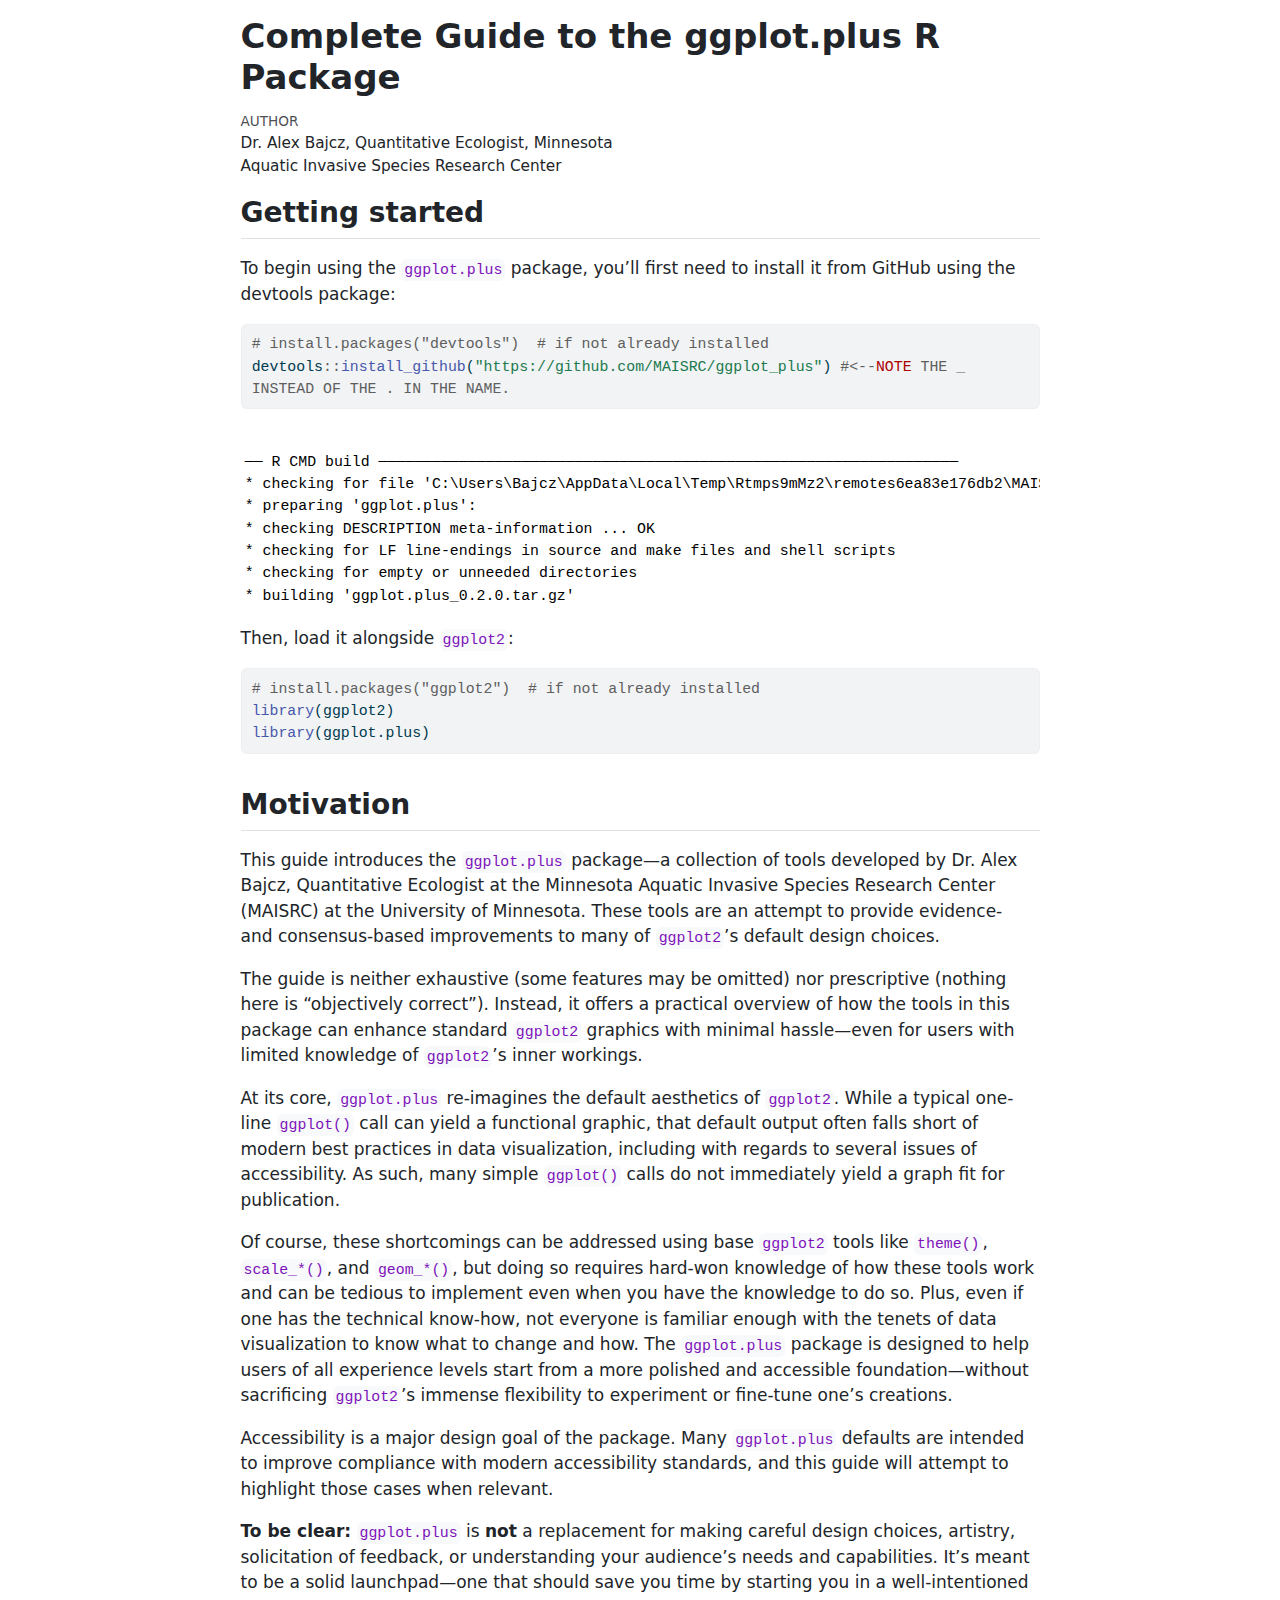
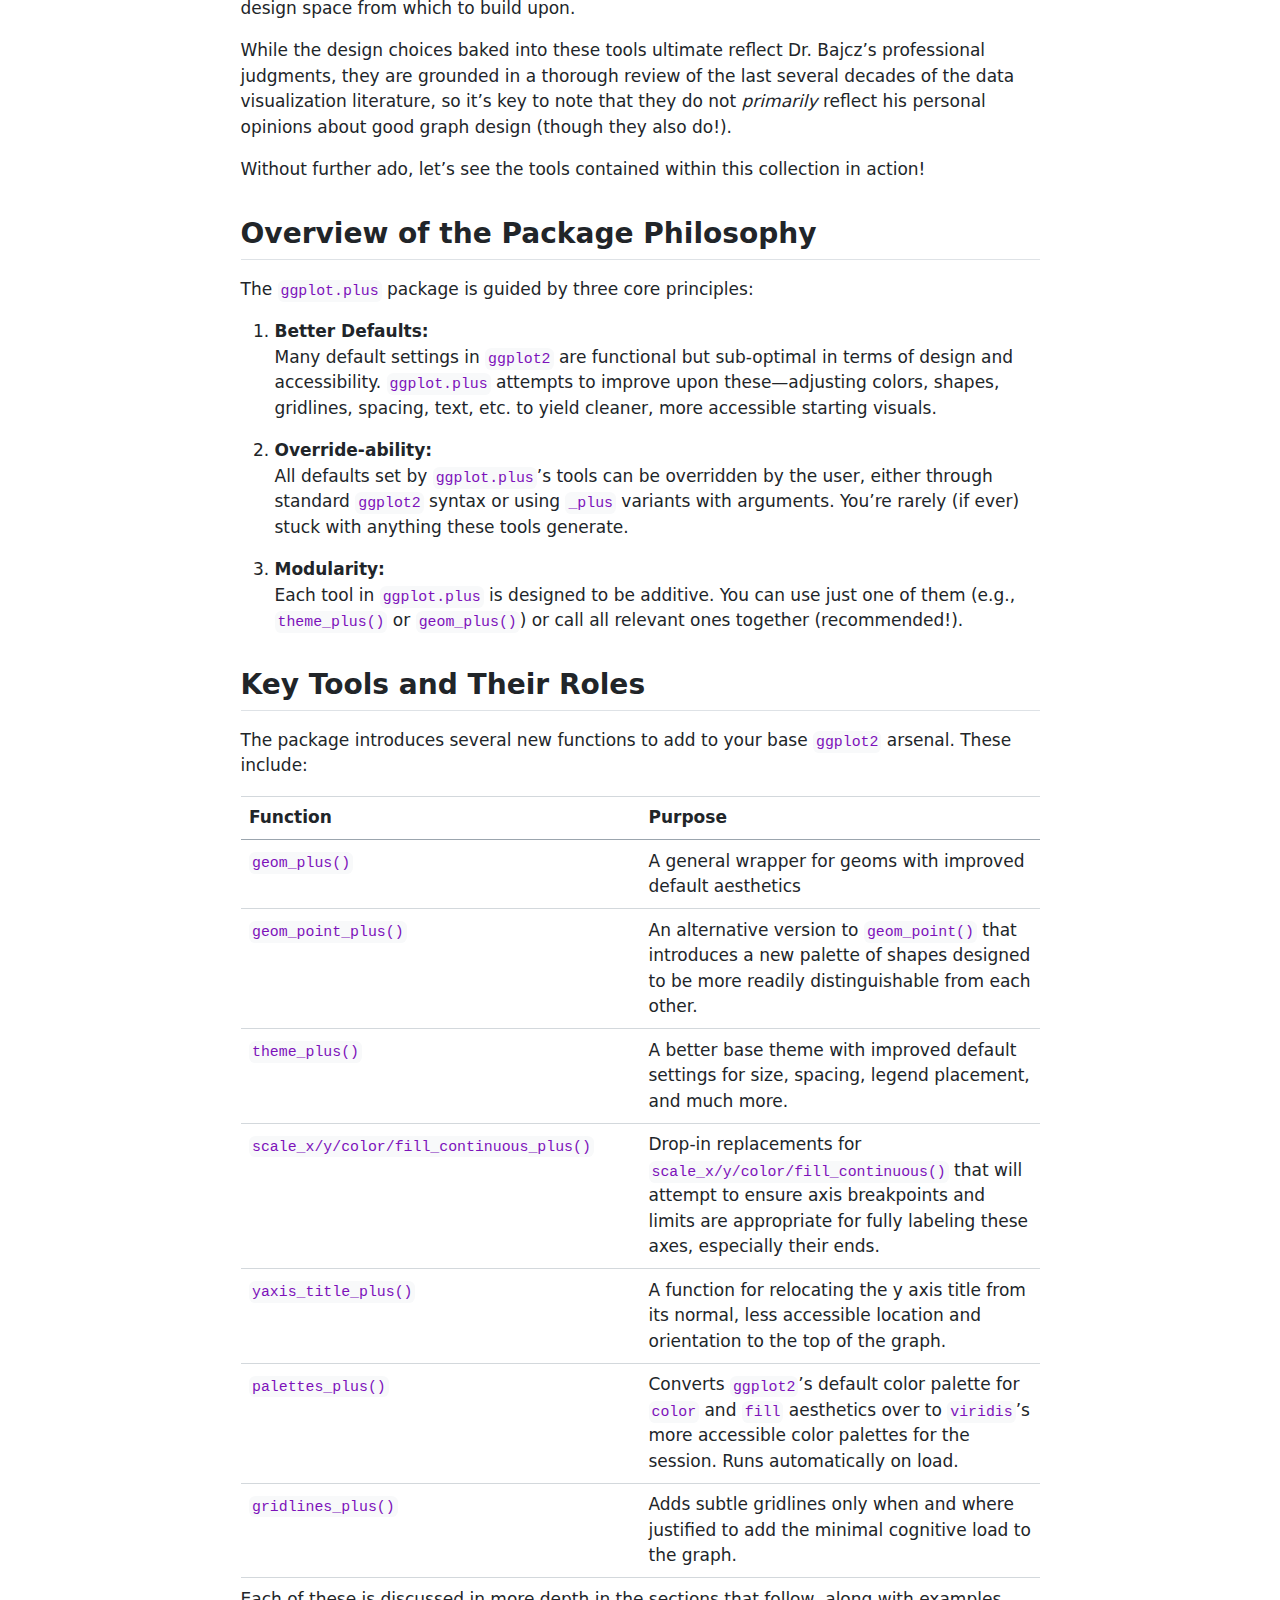
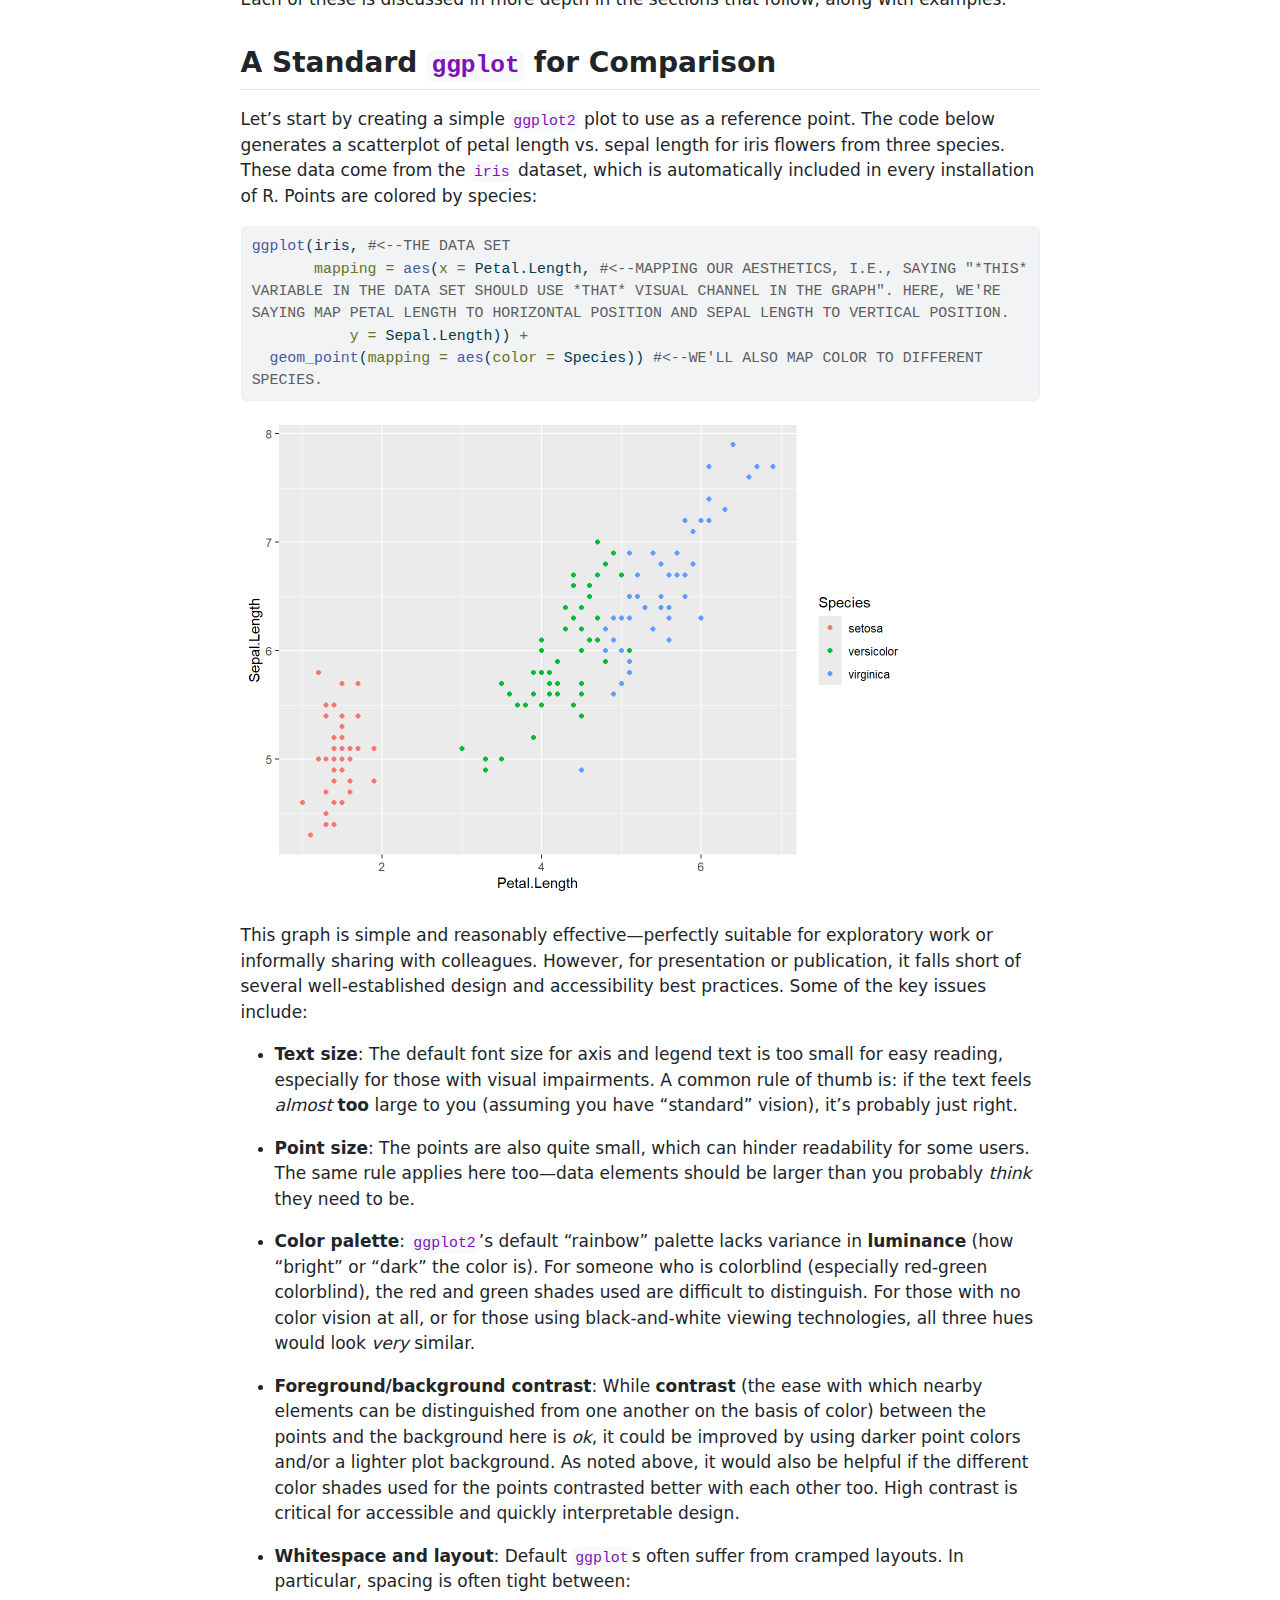
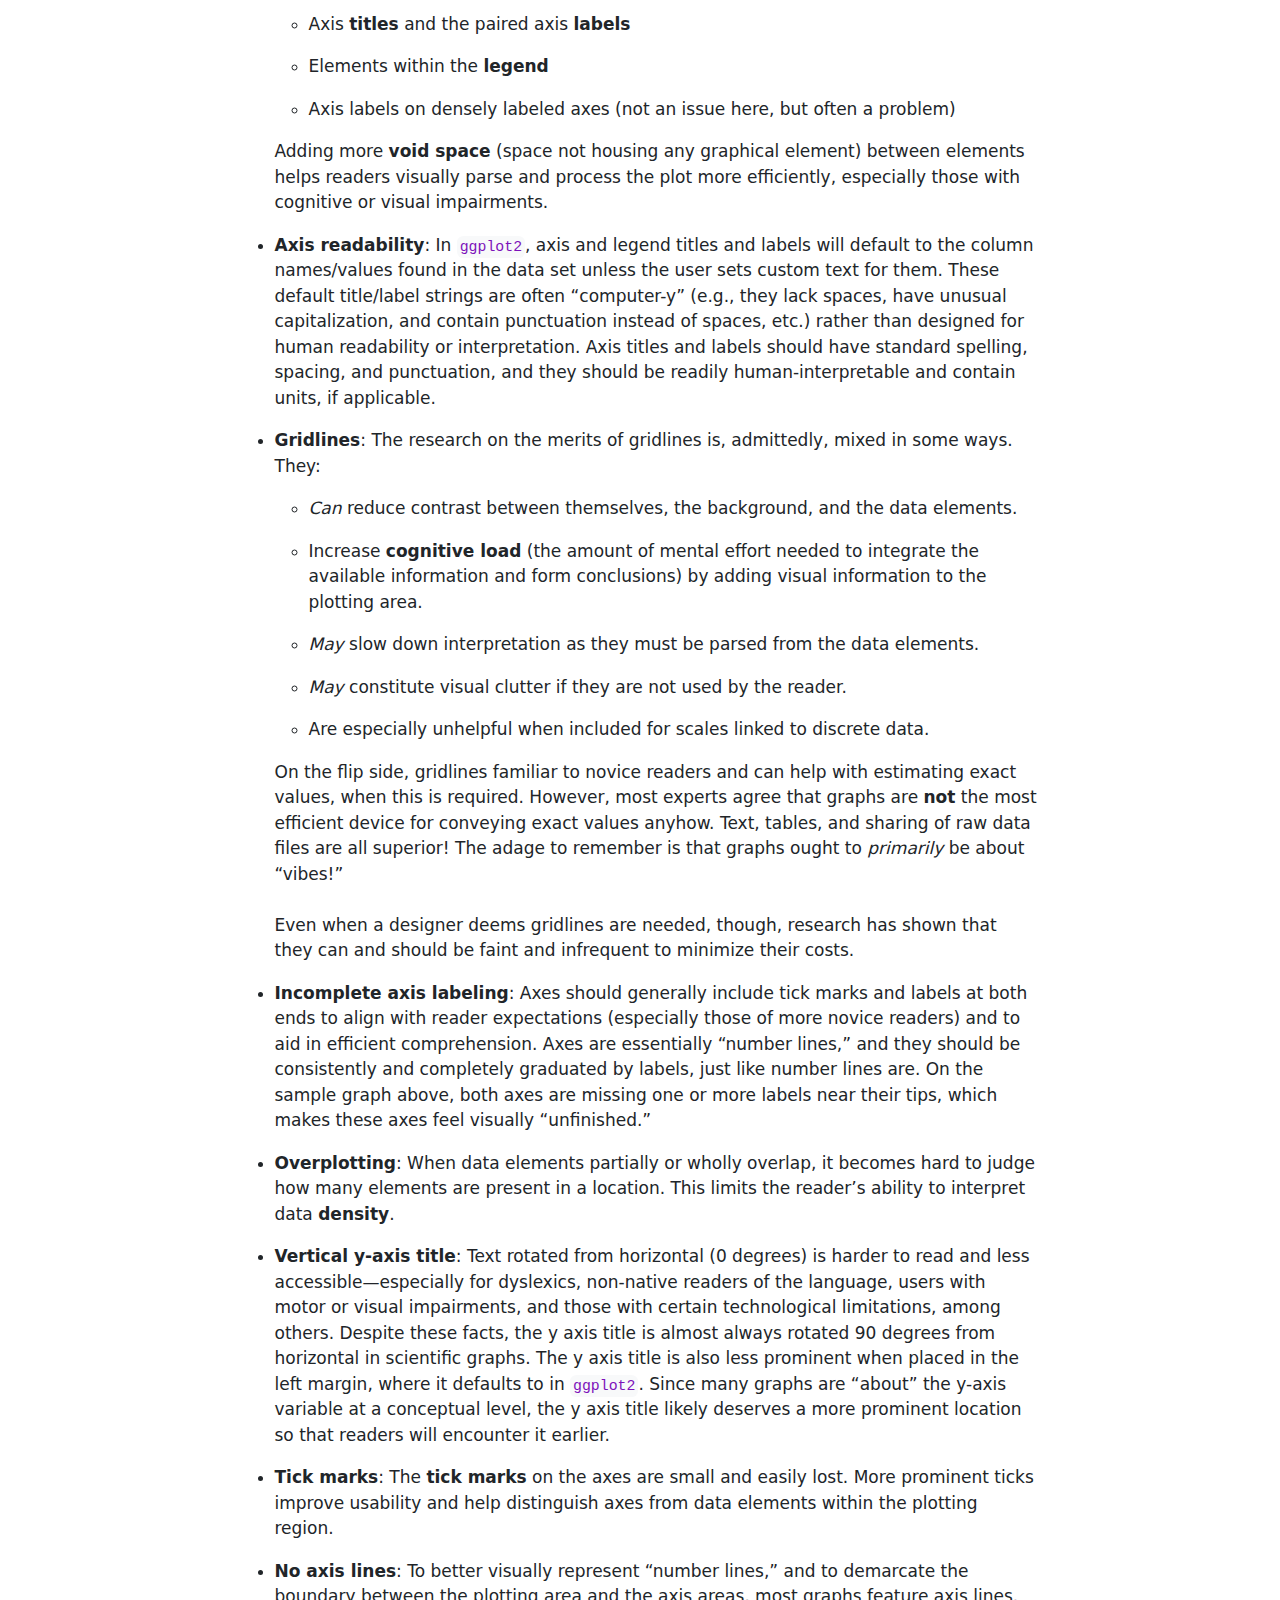
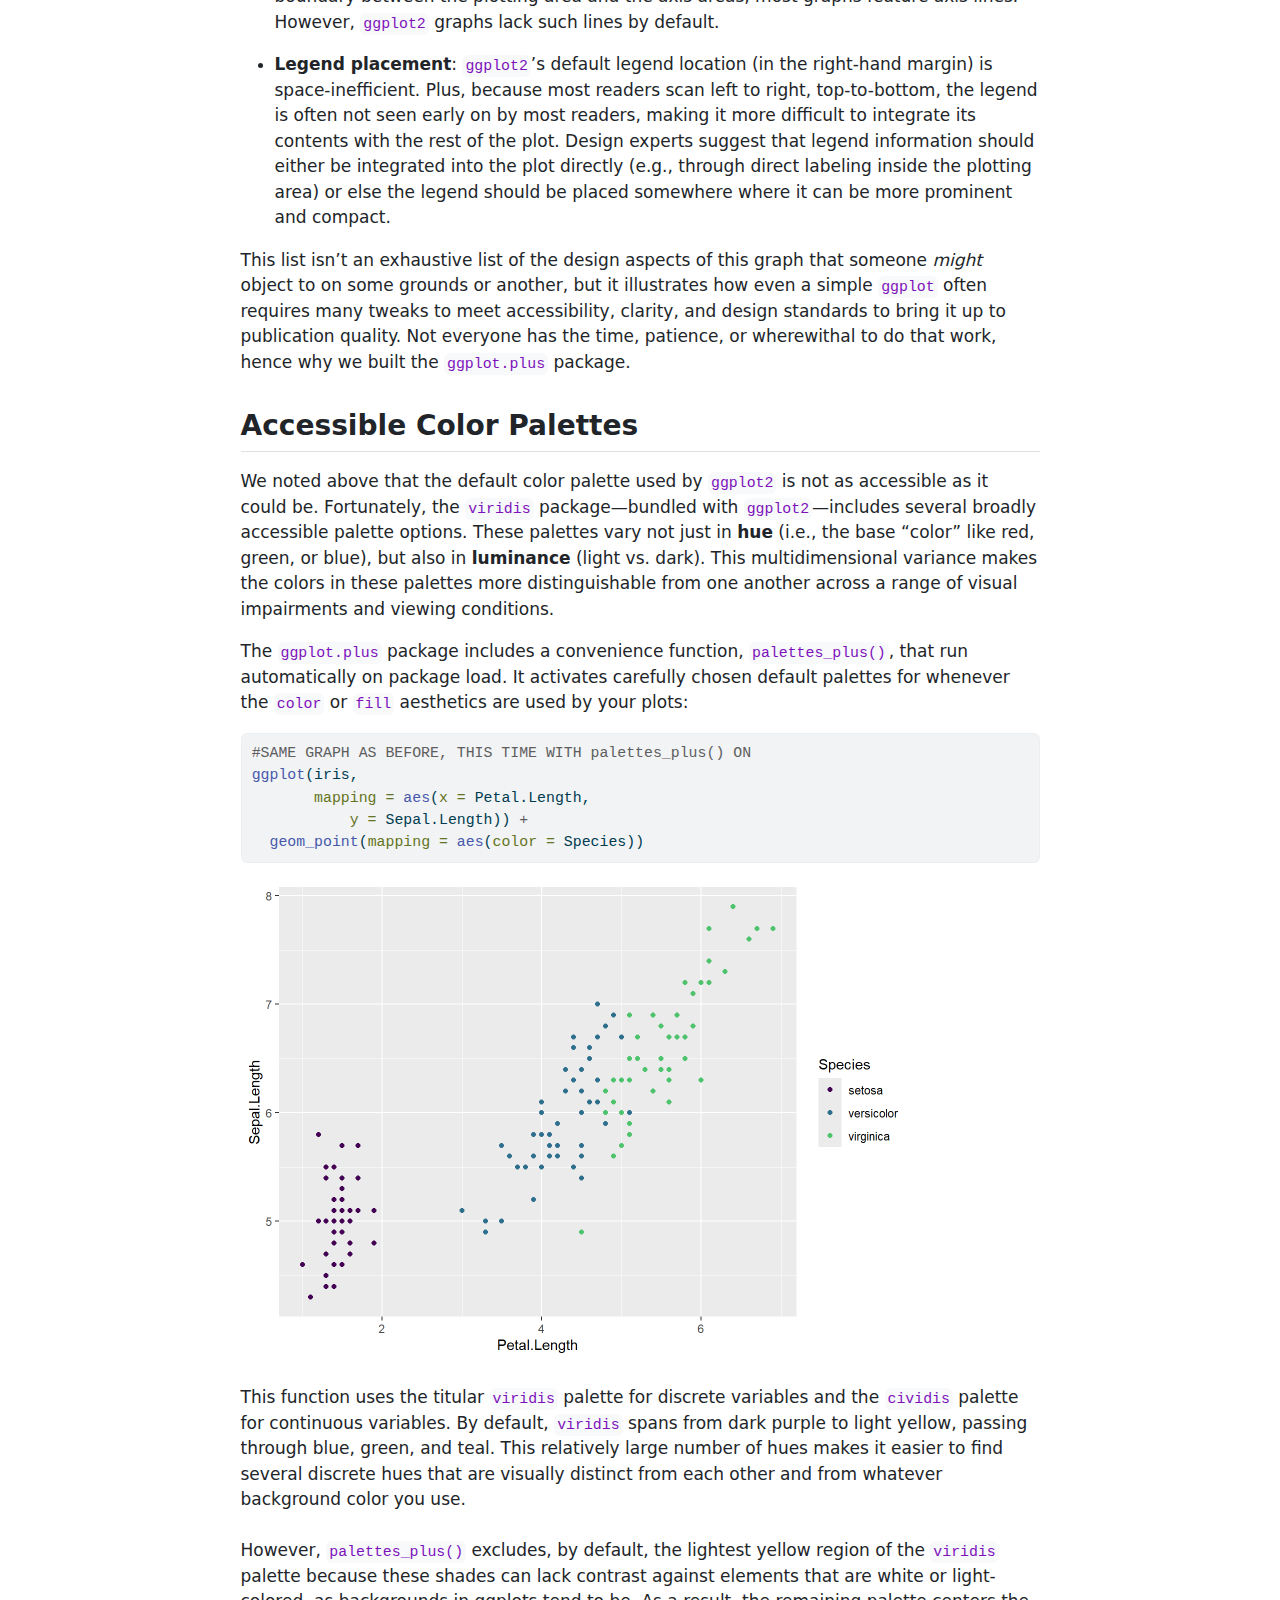
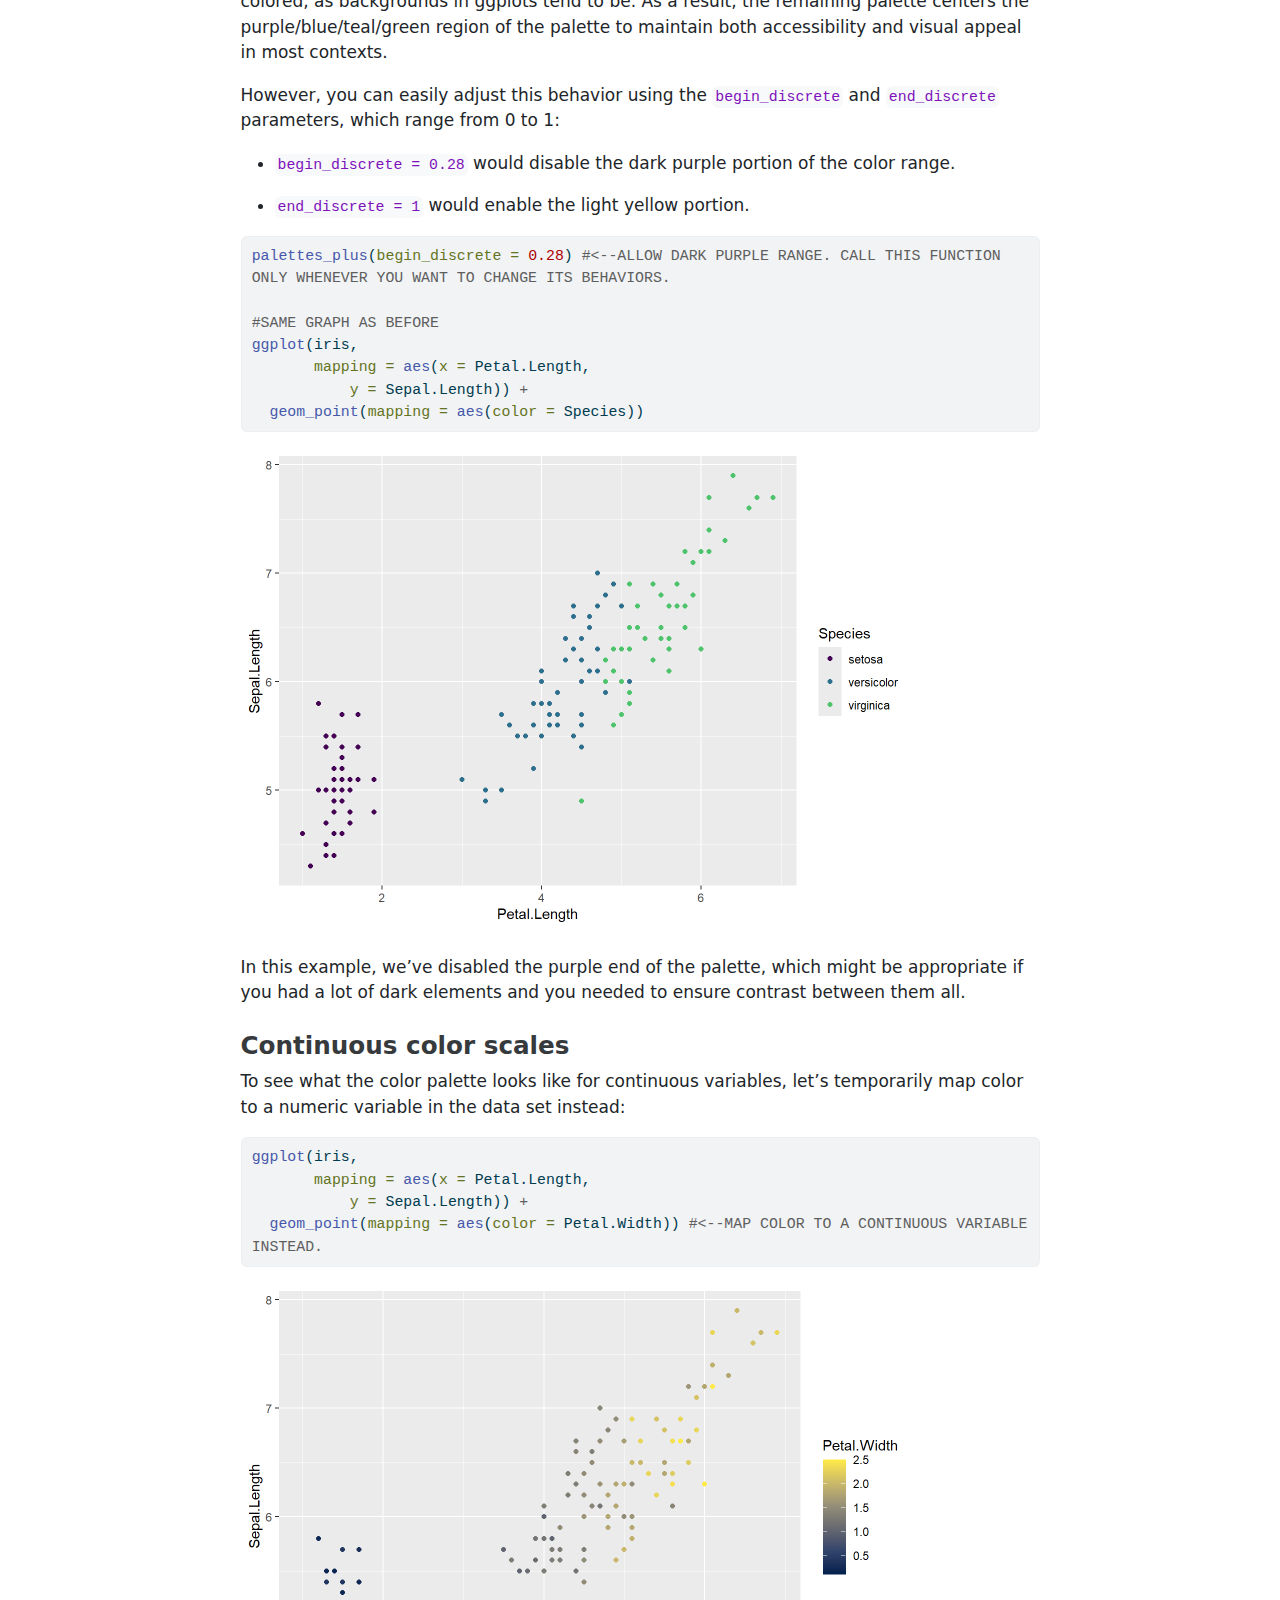
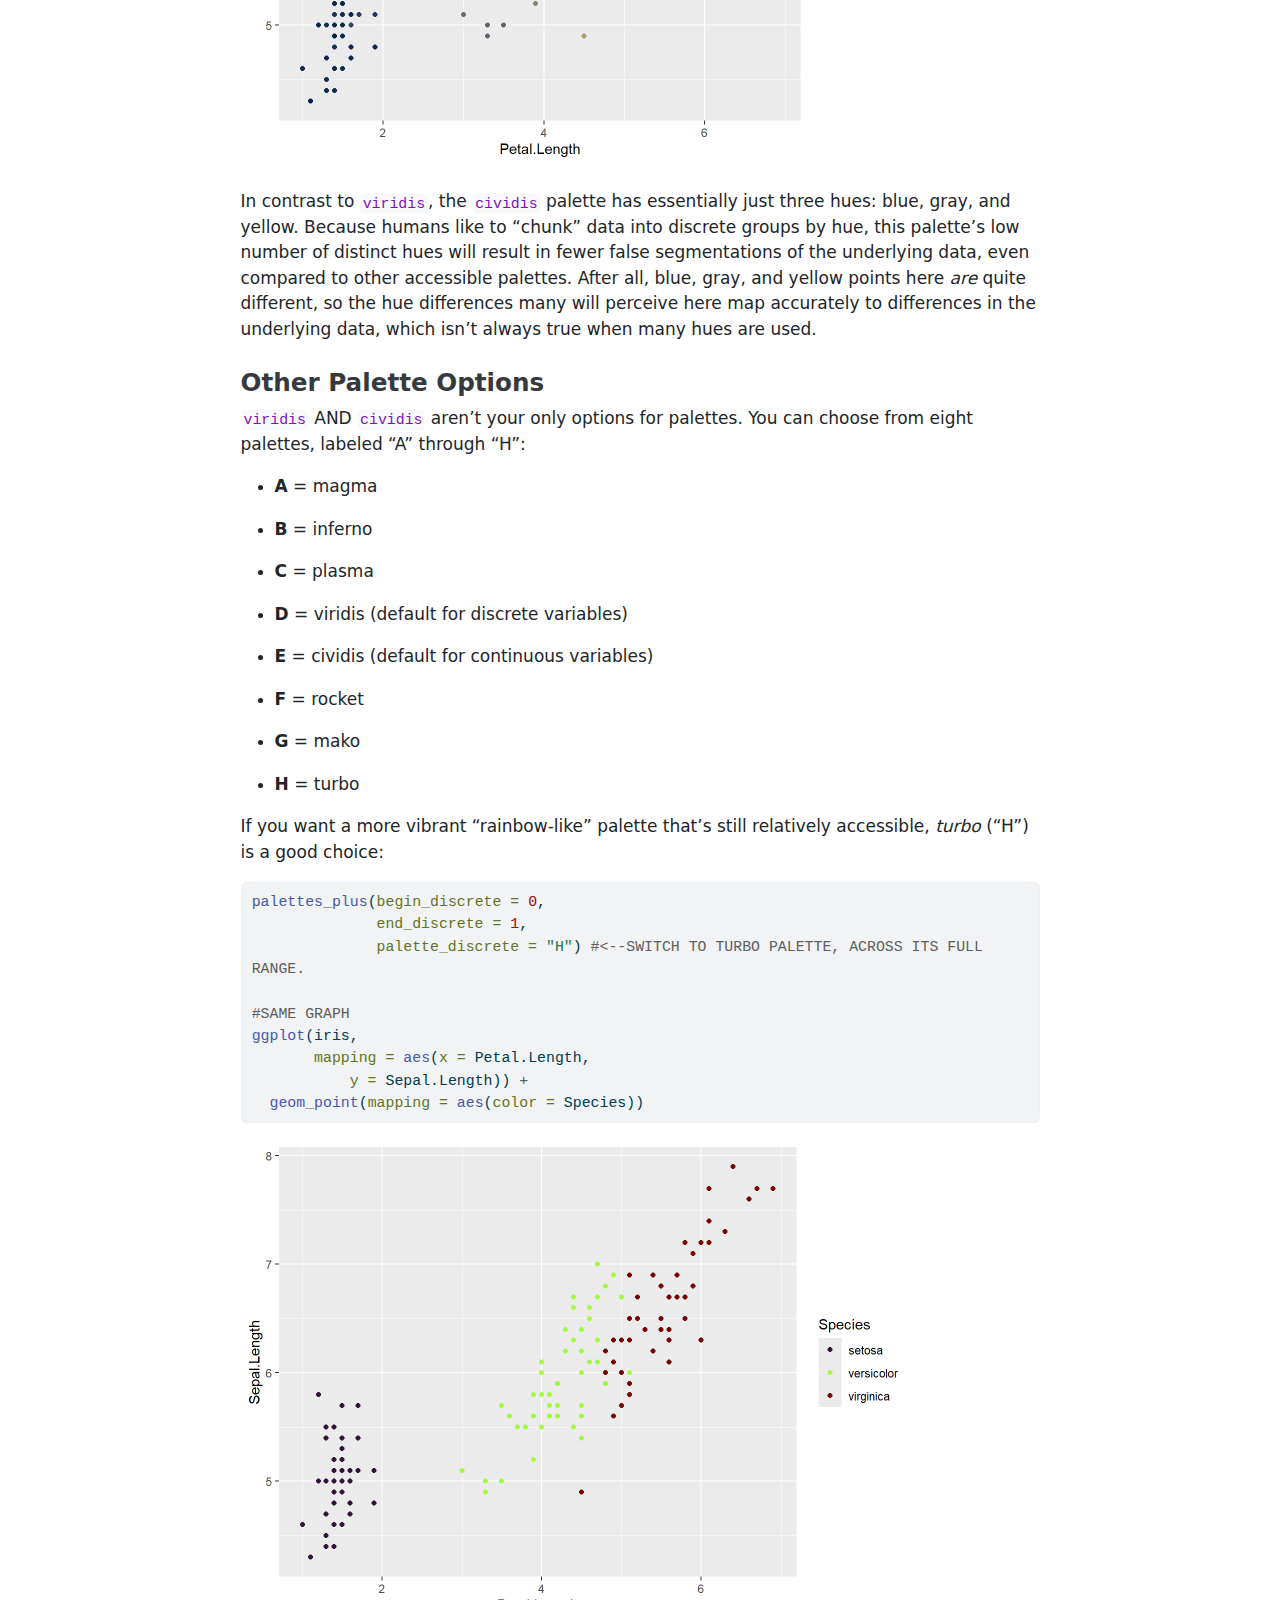
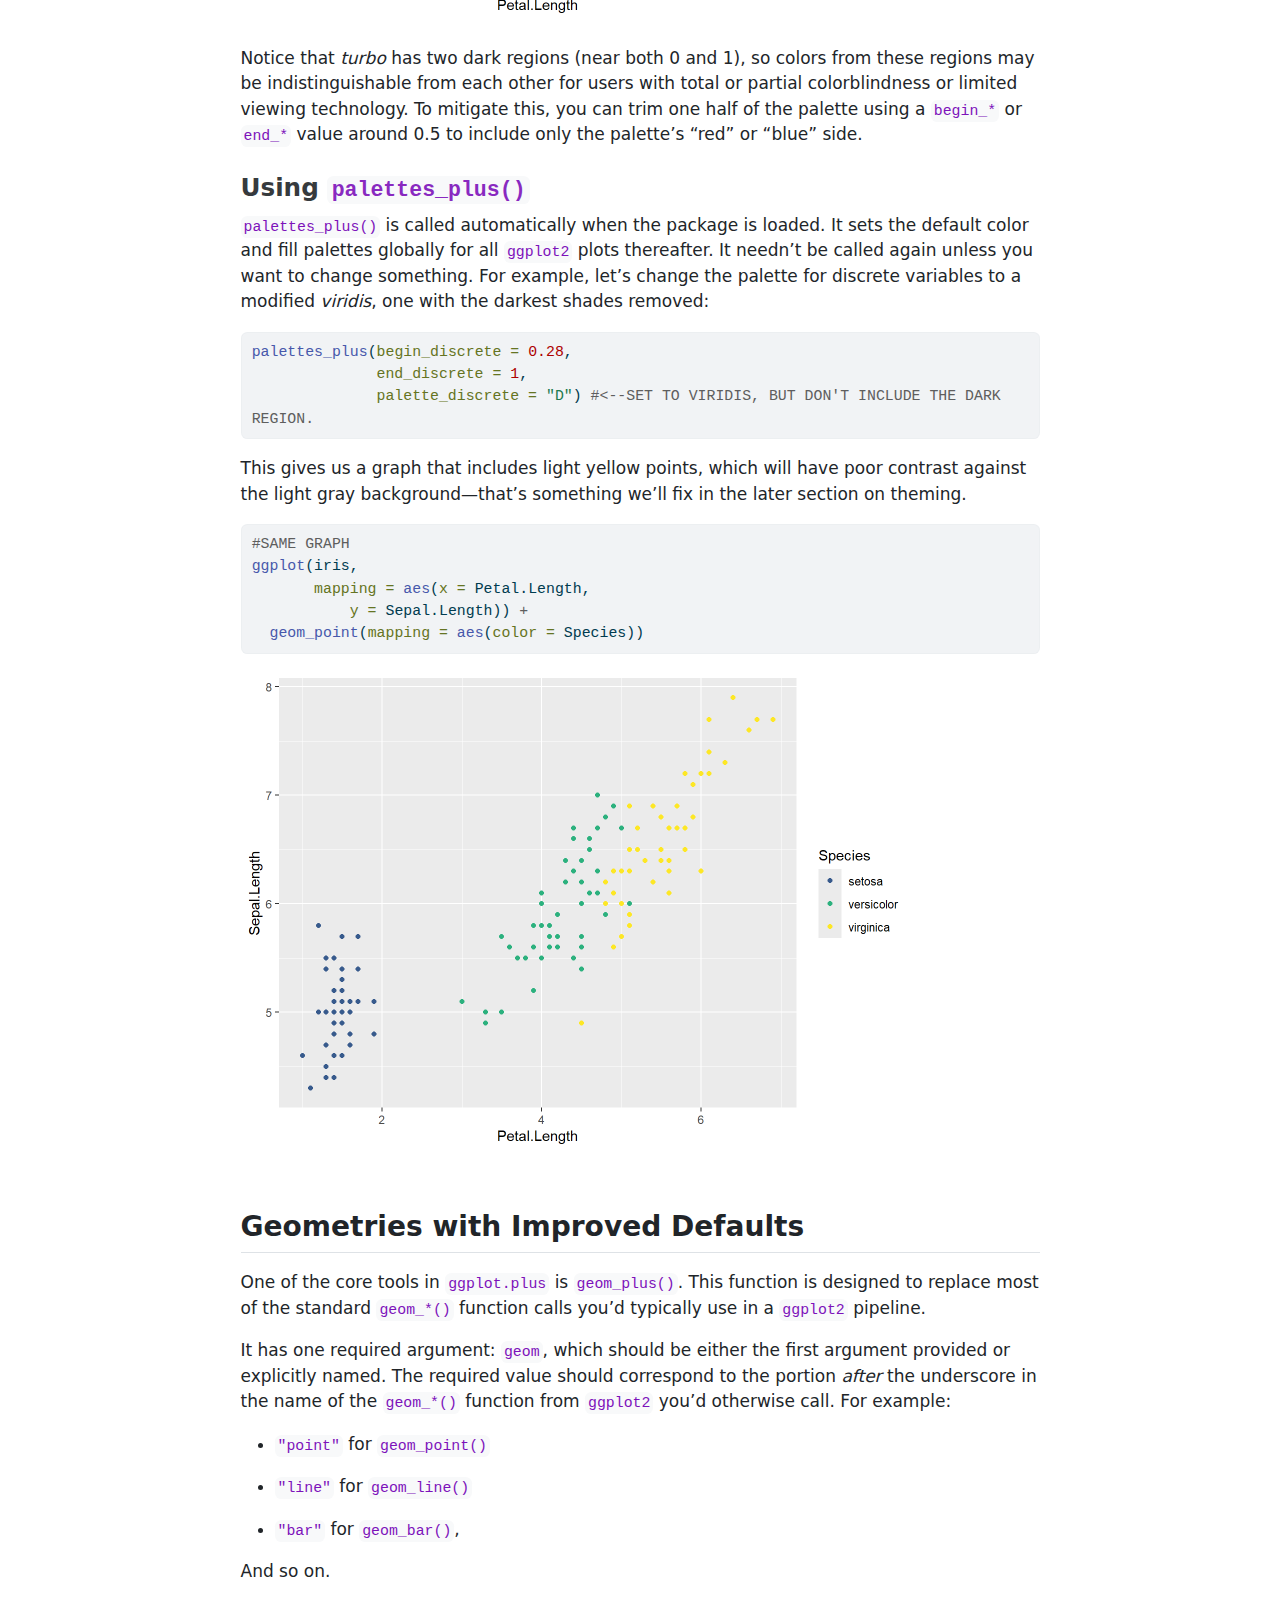
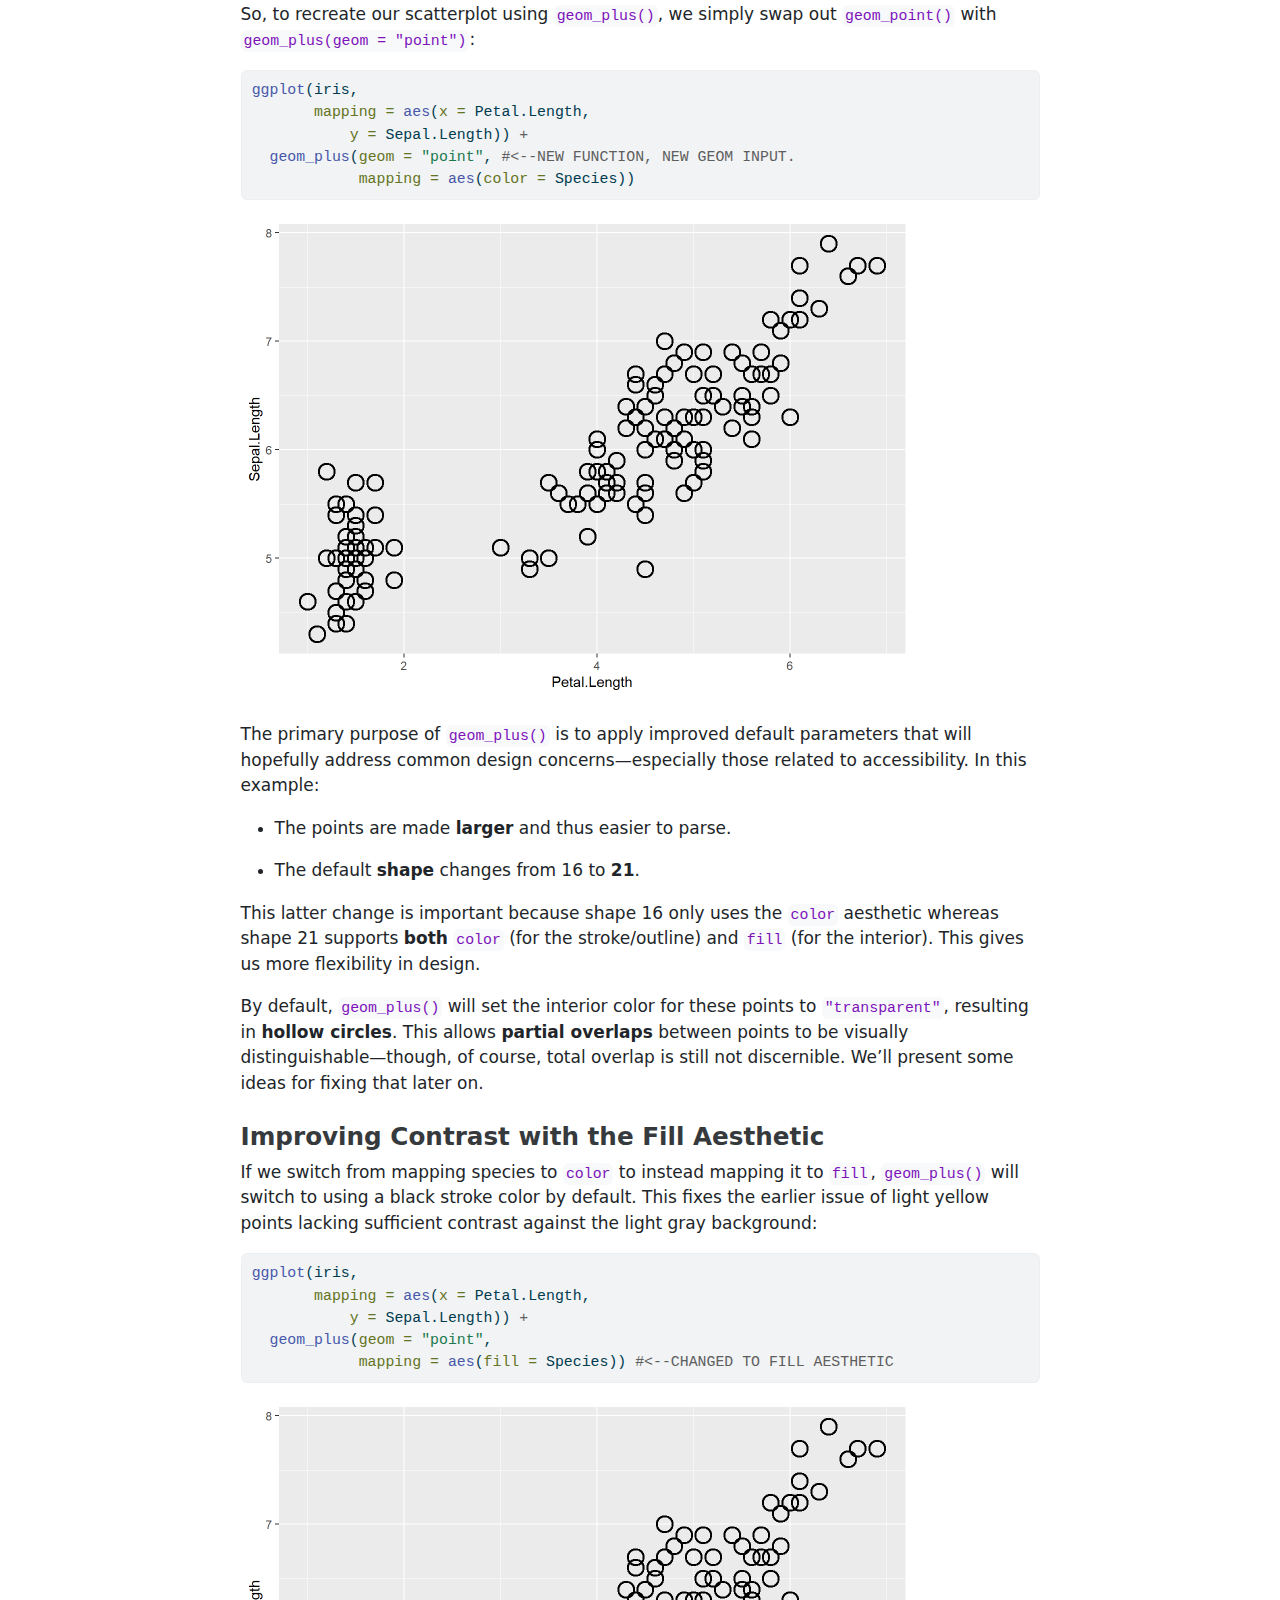
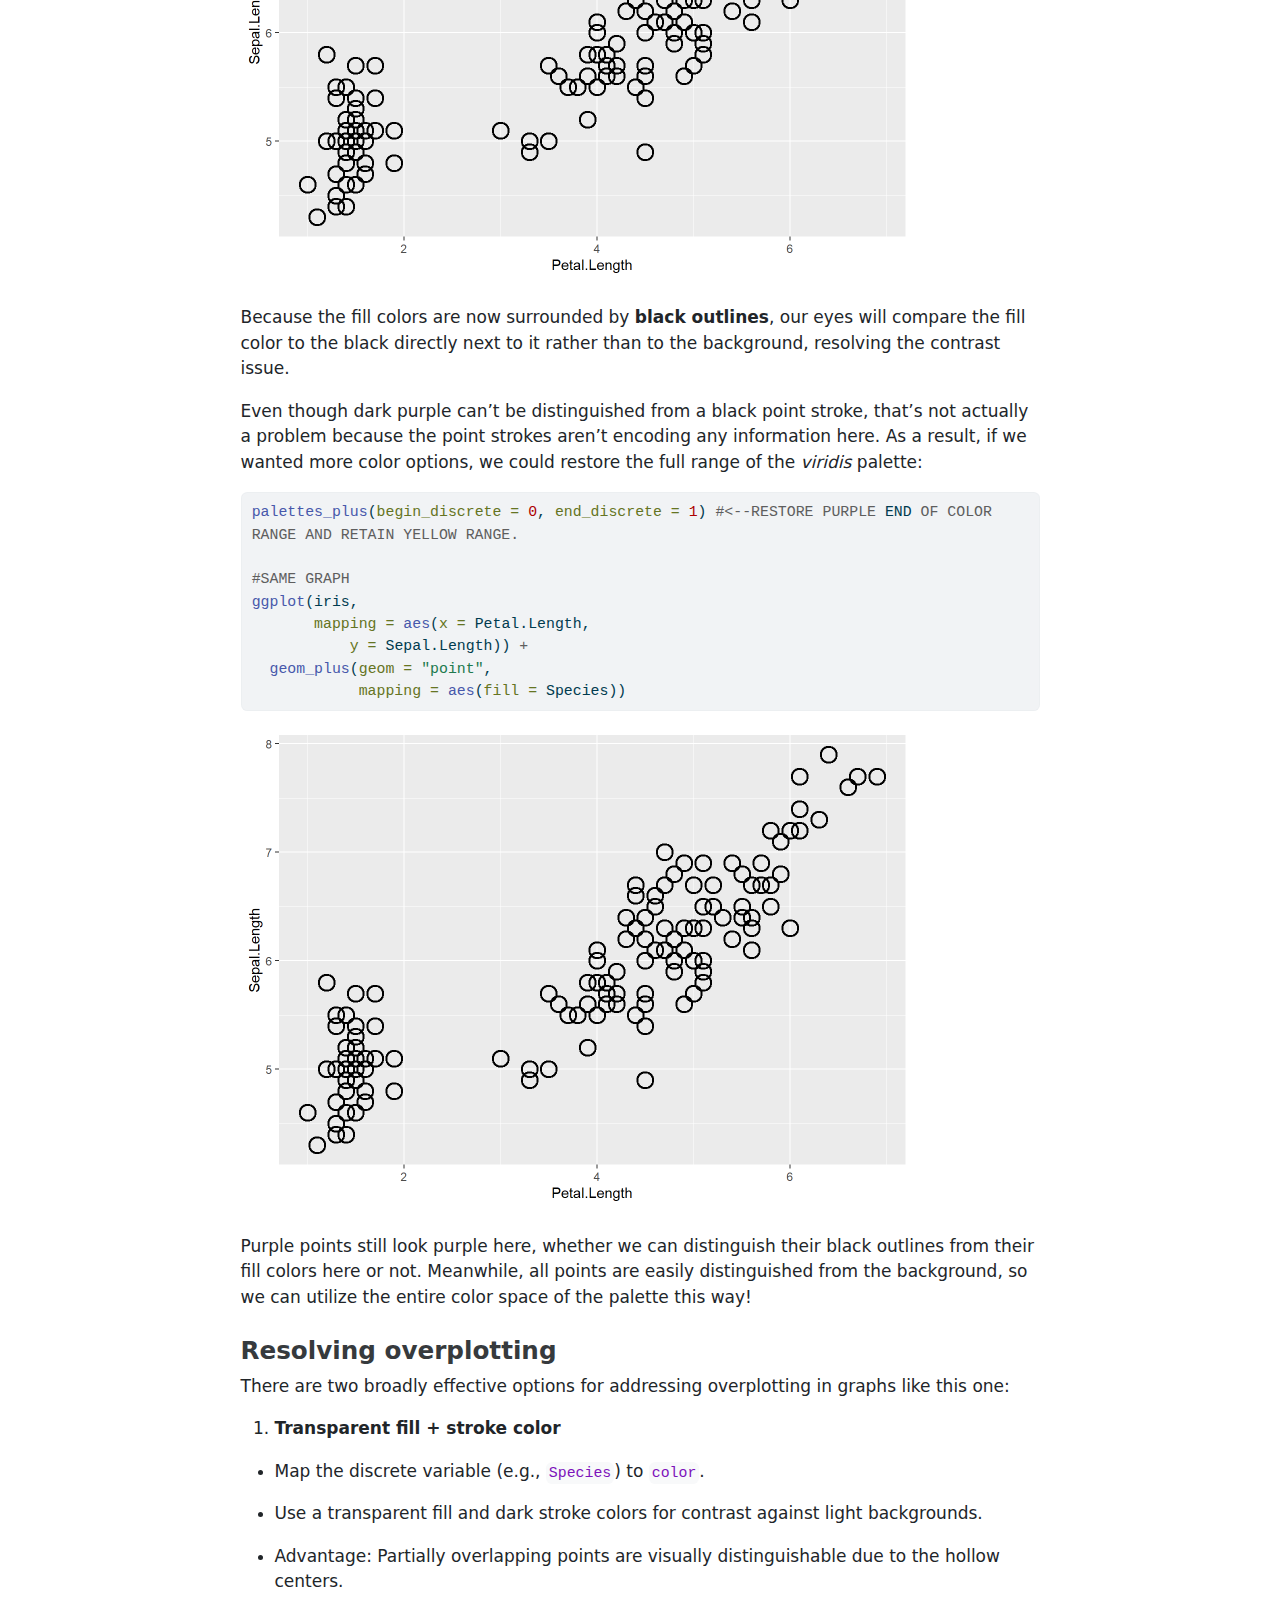
<file: docs/index.html>
<!DOCTYPE html>
<html xmlns="http://www.w3.org/1999/xhtml" lang="en" xml:lang="en"><head>

<meta charset="utf-8">
<meta name="generator" content="quarto-1.5.57">

<meta name="viewport" content="width=device-width, initial-scale=1.0, user-scalable=yes">

<meta name="author" content="Dr.&nbsp;Alex Bajcz, Quantitative Ecologist, Minnesota Aquatic Invasive Species Research Center">

<title>Complete Guide to the ggplot.plus R Package</title>
<style>
code{white-space: pre-wrap;}
span.smallcaps{font-variant: small-caps;}
div.columns{display: flex; gap: min(4vw, 1.5em);}
div.column{flex: auto; overflow-x: auto;}
div.hanging-indent{margin-left: 1.5em; text-indent: -1.5em;}
ul.task-list{list-style: none;}
ul.task-list li input[type="checkbox"] {
  width: 0.8em;
  margin: 0 0.8em 0.2em -1em; /* quarto-specific, see https://github.com/quarto-dev/quarto-cli/issues/4556 */ 
  vertical-align: middle;
}
/* CSS for syntax highlighting */
pre > code.sourceCode { white-space: pre; position: relative; }
pre > code.sourceCode > span { line-height: 1.25; }
pre > code.sourceCode > span:empty { height: 1.2em; }
.sourceCode { overflow: visible; }
code.sourceCode > span { color: inherit; text-decoration: inherit; }
div.sourceCode { margin: 1em 0; }
pre.sourceCode { margin: 0; }
@media screen {
div.sourceCode { overflow: auto; }
}
@media print {
pre > code.sourceCode { white-space: pre-wrap; }
pre > code.sourceCode > span { display: inline-block; text-indent: -5em; padding-left: 5em; }
}
pre.numberSource code
  { counter-reset: source-line 0; }
pre.numberSource code > span
  { position: relative; left: -4em; counter-increment: source-line; }
pre.numberSource code > span > a:first-child::before
  { content: counter(source-line);
    position: relative; left: -1em; text-align: right; vertical-align: baseline;
    border: none; display: inline-block;
    -webkit-touch-callout: none; -webkit-user-select: none;
    -khtml-user-select: none; -moz-user-select: none;
    -ms-user-select: none; user-select: none;
    padding: 0 4px; width: 4em;
  }
pre.numberSource { margin-left: 3em;  padding-left: 4px; }
div.sourceCode
  {   }
@media screen {
pre > code.sourceCode > span > a:first-child::before { text-decoration: underline; }
}
</style>


<script src="ggplot_plus_guide_files/libs/clipboard/clipboard.min.js"></script>
<script src="ggplot_plus_guide_files/libs/quarto-html/quarto.js"></script>
<script src="ggplot_plus_guide_files/libs/quarto-html/popper.min.js"></script>
<script src="ggplot_plus_guide_files/libs/quarto-html/tippy.umd.min.js"></script>
<script src="ggplot_plus_guide_files/libs/quarto-html/anchor.min.js"></script>
<link href="ggplot_plus_guide_files/libs/quarto-html/tippy.css" rel="stylesheet">
<link href="ggplot_plus_guide_files/libs/quarto-html/quarto-syntax-highlighting.css" rel="stylesheet" id="quarto-text-highlighting-styles">
<script src="ggplot_plus_guide_files/libs/bootstrap/bootstrap.min.js"></script>
<link href="ggplot_plus_guide_files/libs/bootstrap/bootstrap-icons.css" rel="stylesheet">
<link href="ggplot_plus_guide_files/libs/bootstrap/bootstrap.min.css" rel="stylesheet" id="quarto-bootstrap" data-mode="light">


</head>

<body class="fullcontent">

<div id="quarto-content" class="page-columns page-rows-contents page-layout-article">

<main class="content" id="quarto-document-content">

<header id="title-block-header" class="quarto-title-block default">
<div class="quarto-title">
<h1 class="title">Complete Guide to the ggplot.plus R Package</h1>
</div>



<div class="quarto-title-meta">

    <div>
    <div class="quarto-title-meta-heading">Author</div>
    <div class="quarto-title-meta-contents">
             <p>Dr.&nbsp;Alex Bajcz, Quantitative Ecologist, Minnesota Aquatic Invasive Species Research Center </p>
          </div>
  </div>
    
  
    
  </div>
  


</header>


<section id="getting-started" class="level2">
<h2 class="anchored" data-anchor-id="getting-started">Getting started</h2>
<p>To begin using the <code>ggplot.plus</code> package, you’ll first need to install it from GitHub using the devtools package:</p>
<div class="cell">
<div class="sourceCode cell-code" id="cb1"><pre class="sourceCode r code-with-copy"><code class="sourceCode r"><span id="cb1-1"><a href="#cb1-1" aria-hidden="true" tabindex="-1"></a><span class="co"># install.packages("devtools")  # if not already installed</span></span>
<span id="cb1-2"><a href="#cb1-2" aria-hidden="true" tabindex="-1"></a>devtools<span class="sc">::</span><span class="fu">install_github</span>(<span class="st">"https://github.com/MAISRC/ggplot_plus"</span>) <span class="co">#&lt;--</span><span class="al">NOTE</span><span class="co"> THE _ INSTEAD OF THE . IN THE NAME.</span></span></code><button title="Copy to Clipboard" class="code-copy-button"><i class="bi"></i></button></pre></div>
<div class="cell-output cell-output-stdout">
<pre><code>
── R CMD build ─────────────────────────────────────────────────────────────────
* checking for file 'C:\Users\Bajcz\AppData\Local\Temp\Rtmps9mMz2\remotes6ea83e176db2\MAISRC-ggplot_plus-e11e601/DESCRIPTION' ... OK
* preparing 'ggplot.plus':
* checking DESCRIPTION meta-information ... OK
* checking for LF line-endings in source and make files and shell scripts
* checking for empty or unneeded directories
* building 'ggplot.plus_0.2.0.tar.gz'
</code></pre>
</div>
</div>
<p>Then, load it alongside <code>ggplot2</code>:</p>
<div class="cell">
<div class="sourceCode cell-code" id="cb3"><pre class="sourceCode r code-with-copy"><code class="sourceCode r"><span id="cb3-1"><a href="#cb3-1" aria-hidden="true" tabindex="-1"></a><span class="co"># install.packages("ggplot2")  # if not already installed</span></span>
<span id="cb3-2"><a href="#cb3-2" aria-hidden="true" tabindex="-1"></a><span class="fu">library</span>(ggplot2)</span>
<span id="cb3-3"><a href="#cb3-3" aria-hidden="true" tabindex="-1"></a><span class="fu">library</span>(ggplot.plus)</span></code><button title="Copy to Clipboard" class="code-copy-button"><i class="bi"></i></button></pre></div>
</div>
</section>
<section id="motivation" class="level2">
<h2 class="anchored" data-anchor-id="motivation">Motivation</h2>
<p>This guide introduces the <code>ggplot.plus</code> package—a collection of tools developed by Dr.&nbsp;Alex Bajcz, Quantitative Ecologist at the Minnesota Aquatic Invasive Species Research Center (MAISRC) at the University of Minnesota. These tools are an attempt to provide evidence- and consensus-based improvements to many of <code>ggplot2</code>’s default design choices.</p>
<p>The guide is neither exhaustive (some features may be omitted) nor prescriptive (nothing here is “objectively correct”). Instead, it offers a practical overview of how the tools in this package can enhance standard <code>ggplot2</code> graphics with minimal hassle—even for users with limited knowledge of <code>ggplot2</code>’s inner workings.</p>
<p>At its core, <code>ggplot.plus</code> re-imagines the default aesthetics of <code>ggplot2</code>. While a typical one-line <code>ggplot()</code> call can yield a functional graphic, that default output often falls short of modern best practices in data visualization, including with regards to several issues of accessibility. As such, many simple <code>ggplot()</code> calls do not immediately yield a graph fit for publication.</p>
<p>Of course, these shortcomings can be addressed using base <code>ggplot2</code> tools like <code>theme()</code>, <code>scale_*()</code>, and <code>geom_*()</code>, but doing so requires hard-won knowledge of how these tools work and can be tedious to implement even when you have the knowledge to do so. Plus, even if one has the technical know-how, not everyone is familiar enough with the tenets of data visualization to know what to change and how. The <code>ggplot.plus</code> package is designed to help users of all experience levels start from a more polished and accessible foundation—without sacrificing <code>ggplot2</code>’s immense flexibility to experiment or fine-tune one’s creations.</p>
<p>Accessibility is a major design goal of the package. Many <code>ggplot.plus</code> defaults are intended to improve compliance with modern accessibility standards, and this guide will attempt to highlight those cases when relevant.</p>
<p><strong>To be clear:</strong> <code>ggplot.plus</code> is <strong>not</strong> a replacement for making careful design choices, artistry, solicitation of feedback, or understanding your audience’s needs and capabilities. It’s meant to be a solid launchpad—one that should save you time by starting you in a well-intentioned design space from which to build upon.</p>
<p>While the design choices baked into these tools ultimate reflect Dr.&nbsp;Bajcz’s professional judgments, they are grounded in a thorough review of the last several decades of the data visualization literature, so it’s key to note that they do not <em>primarily</em> reflect his personal opinions about good graph design (though they also do!).</p>
<p>Without further ado, let’s see the tools contained within this collection in action!</p>
</section>
<section id="overview-of-the-package-philosophy" class="level2">
<h2 class="anchored" data-anchor-id="overview-of-the-package-philosophy">Overview of the Package Philosophy</h2>
<p>The <code>ggplot.plus</code> package is guided by three core principles:</p>
<ol type="1">
<li><p><strong>Better Defaults:</strong><br>
Many default settings in <code>ggplot2</code> are functional but sub-optimal in terms of design and accessibility. <code>ggplot.plus</code> attempts to improve upon these—adjusting colors, shapes, gridlines, spacing, text, etc. to yield cleaner, more accessible starting visuals.</p></li>
<li><p><strong>Override-ability:</strong><br>
All defaults set by <code>ggplot.plus</code>’s tools can be overridden by the user, either through standard <code>ggplot2</code> syntax or using <code>_plus</code> variants with arguments. You’re rarely (if ever) stuck with anything these tools generate.</p></li>
<li><p><strong>Modularity:</strong><br>
Each tool in <code>ggplot.plus</code> is designed to be additive. You can use just one of them (e.g., <code>theme_plus()</code> or <code>geom_plus()</code>) or call all relevant ones together (recommended!).</p></li>
</ol>
</section>
<section id="key-tools-and-their-roles" class="level2">
<h2 class="anchored" data-anchor-id="key-tools-and-their-roles">Key Tools and Their Roles</h2>
<p>The package introduces several new functions to add to your base <code>ggplot2</code> arsenal. These include:</p>
<table class="caption-top table">
<colgroup>
<col style="width: 50%">
<col style="width: 50%">
</colgroup>
<thead>
<tr class="header">
<th>Function</th>
<th>Purpose</th>
</tr>
</thead>
<tbody>
<tr class="odd">
<td><code>geom_plus()</code></td>
<td>A general wrapper for geoms with improved default aesthetics</td>
</tr>
<tr class="even">
<td><code>geom_point_plus()</code></td>
<td>An alternative version to <code>geom_point()</code> that introduces a new palette of shapes designed to be more readily distinguishable from each other.</td>
</tr>
<tr class="odd">
<td><code>theme_plus()</code></td>
<td>A better base theme with improved default settings for size, spacing, legend placement, and much more.</td>
</tr>
<tr class="even">
<td><code>scale_x/y/color/fill_continuous_plus()</code></td>
<td>Drop-in replacements for <code>scale_x/y/color/fill_continuous()</code> that will attempt to ensure axis breakpoints and limits are appropriate for fully labeling these axes, especially their ends.</td>
</tr>
<tr class="odd">
<td><code>yaxis_title_plus()</code></td>
<td>A function for relocating the y axis title from its normal, less accessible location and orientation to the top of the graph.</td>
</tr>
<tr class="even">
<td><code>palettes_plus()</code></td>
<td>Converts <code>ggplot2</code>’s default color palette for <code>color</code> and <code>fill</code> aesthetics over to <code>viridis</code>’s more accessible color palettes for the session. Runs automatically on load.</td>
</tr>
<tr class="odd">
<td><code>gridlines_plus()</code></td>
<td>Adds subtle gridlines only when and where justified to add the minimal cognitive load to the graph.</td>
</tr>
</tbody>
</table>
<p>Each of these is discussed in more depth in the sections that follow, along with examples.</p>
</section>
<section id="a-standard-ggplot-for-comparison" class="level2">
<h2 class="anchored" data-anchor-id="a-standard-ggplot-for-comparison">A Standard <code>ggplot</code> for Comparison</h2>
<p>Let’s start by creating a simple <code>ggplot2</code> plot to use as a reference point. The code below generates a scatterplot of petal length vs.&nbsp;sepal length for iris flowers from three species. These data come from the <code>iris</code> dataset, which is automatically included in every installation of R. Points are colored by species:</p>
<div class="cell">
<div class="sourceCode cell-code" id="cb4"><pre class="sourceCode r code-with-copy"><code class="sourceCode r"><span id="cb4-1"><a href="#cb4-1" aria-hidden="true" tabindex="-1"></a><span class="fu">ggplot</span>(iris, <span class="co">#&lt;--THE DATA SET</span></span>
<span id="cb4-2"><a href="#cb4-2" aria-hidden="true" tabindex="-1"></a>       <span class="at">mapping =</span> <span class="fu">aes</span>(<span class="at">x =</span> Petal.Length, <span class="co">#&lt;--MAPPING OUR AESTHETICS, I.E., SAYING "*THIS* VARIABLE IN THE DATA SET SHOULD USE *THAT* VISUAL CHANNEL IN THE GRAPH". HERE, WE'RE SAYING MAP PETAL LENGTH TO HORIZONTAL POSITION AND SEPAL LENGTH TO VERTICAL POSITION.</span></span>
<span id="cb4-3"><a href="#cb4-3" aria-hidden="true" tabindex="-1"></a>           <span class="at">y =</span> Sepal.Length)) <span class="sc">+</span></span>
<span id="cb4-4"><a href="#cb4-4" aria-hidden="true" tabindex="-1"></a>  <span class="fu">geom_point</span>(<span class="at">mapping =</span> <span class="fu">aes</span>(<span class="at">color =</span> Species)) <span class="co">#&lt;--WE'LL ALSO MAP COLOR TO DIFFERENT SPECIES.</span></span></code><button title="Copy to Clipboard" class="code-copy-button"><i class="bi"></i></button></pre></div>
<div class="cell-output-display">
<div>
<figure class="figure">
<p><img src="ggplot_plus_guide_files/figure-html/basic%20iris%20scatter-1.png" class="img-fluid figure-img" width="672"></p>
</figure>
</div>
</div>
</div>
<p>This graph is simple and reasonably effective—perfectly suitable for exploratory work or informally sharing with colleagues. However, for presentation or publication, it falls short of several well-established design and accessibility best practices. Some of the key issues include:</p>
<ul>
<li><p><strong>Text size</strong>: The default font size for axis and legend text is too small for easy reading, especially for those with visual impairments. A common rule of thumb is: if the text feels <em>almost</em> <strong>too</strong> large to you (assuming you have “standard” vision), it’s probably just right.</p></li>
<li><p><strong>Point size</strong>: The points are also quite small, which can hinder readability for some users. The same rule applies here too—data elements should be larger than you probably <em>think</em> they need to be.</p></li>
<li><p><strong>Color palette</strong>: <code>ggplot2</code>’s default “rainbow” palette lacks variance in <strong>luminance</strong> (how “bright” or “dark” the color is). For someone who is colorblind (especially red-green colorblind), the red and green shades used are difficult to distinguish. For those with no color vision at all, or for those using black-and-white viewing technologies, all three hues would look <em>very</em> similar.</p></li>
<li><p><strong>Foreground/background contrast</strong>: While <strong>contrast</strong> (the ease with which nearby elements can be distinguished from one another on the basis of color) between the points and the background here is <em>ok</em>, it could be improved by using darker point colors and/or a lighter plot background. As noted above, it would also be helpful if the different color shades used for the points contrasted better with each other too. High contrast is critical for accessible and quickly interpretable design.</p></li>
<li><p><strong>Whitespace and layout</strong>: Default <code>ggplot</code>s often suffer from cramped layouts. In particular, spacing is often tight between:</p>
<ul>
<li><p>Axis <strong>titles</strong> and the paired axis <strong>labels</strong></p></li>
<li><p>Elements within the <strong>legend</strong></p></li>
<li><p>Axis labels on densely labeled axes (not an issue here, but often a problem)</p></li>
</ul>
<p>Adding more <strong>void space</strong> (space not housing any graphical element) between elements helps readers visually parse and process the plot more efficiently, especially those with cognitive or visual impairments.</p></li>
<li><p><strong>Axis readability</strong>: In <code>ggplot2</code>, axis and legend titles and labels will default to the column names/values found in the data set unless the user sets custom text for them. These default title/label strings are often “computer-y” (e.g., they lack spaces, have unusual capitalization, and contain punctuation instead of spaces, etc.) rather than designed for human readability or interpretation. Axis titles and labels should have standard spelling, spacing, and punctuation, and they should be readily human-interpretable and contain units, if applicable.</p></li>
<li><p><strong>Gridlines</strong>: The research on the merits of gridlines is, admittedly, mixed in some ways. They:</p>
<ul>
<li><p><em>Can</em> reduce contrast between themselves, the background, and the data elements.</p></li>
<li><p>Increase <strong>cognitive load</strong> (the amount of mental effort needed to integrate the available information and form conclusions) by adding visual information to the plotting area.</p></li>
<li><p><em>May</em> slow down interpretation as they must be parsed from the data elements.</p></li>
<li><p><em>May</em> constitute visual clutter if they are not used by the reader.</p></li>
<li><p>Are especially unhelpful when included for scales linked to discrete data.</p></li>
</ul>
<p>On the flip side, gridlines familiar to novice readers and can help with estimating exact values, when this is required. However, most experts agree that graphs are <strong>not</strong> the most efficient device for conveying exact values anyhow. Text, tables, and sharing of raw data files are all superior! The adage to remember is that graphs ought to <em>primarily</em> be about “vibes!”<br>
<br>
Even when a designer deems gridlines are needed, though, research has shown that they can and should be faint and infrequent to minimize their costs.</p></li>
<li><p><strong>Incomplete axis labeling</strong>: Axes should generally include tick marks and labels at both ends to align with reader expectations (especially those of more novice readers) and to aid in efficient comprehension. Axes are essentially “number lines,” and they should be consistently and completely graduated by labels, just like number lines are. On the sample graph above, both axes are missing one or more labels near their tips, which makes these axes feel visually “unfinished.”</p></li>
<li><p><strong>Overplotting</strong>: When data elements partially or wholly overlap, it becomes hard to judge how many elements are present in a location. This limits the reader’s ability to interpret data <strong>density</strong>.</p></li>
<li><p><strong>Vertical y-axis title</strong>: Text rotated from horizontal (0 degrees) is harder to read and less accessible—especially for dyslexics, non-native readers of the language, users with motor or visual impairments, and those with certain technological limitations, among others. Despite these facts, the y axis title is almost always rotated 90 degrees from horizontal in scientific graphs. The y axis title is also less prominent when placed in the left margin, where it defaults to in <code>ggplot2</code>. Since many graphs are “about” the y-axis variable at a conceptual level, the y axis title likely deserves a more prominent location so that readers will encounter it earlier.</p></li>
<li><p><strong>Tick marks</strong>: The <strong>tick marks</strong> on the axes are small and easily lost. More prominent ticks improve usability and help distinguish axes from data elements within the plotting region.</p></li>
<li><p><strong>No axis lines</strong>: To better visually represent “number lines,” and to demarcate the boundary between the plotting area and the axis areas, most graphs feature axis lines. However, <code>ggplot2</code> graphs lack such lines by default.</p></li>
<li><p><strong>Legend placement</strong>: <code>ggplot2</code>’s default legend location (in the right-hand margin) is space-inefficient. Plus, because most readers scan left to right, top-to-bottom, the legend is often not seen early on by most readers, making it more difficult to integrate its contents with the rest of the plot. Design experts suggest that legend information should either be integrated into the plot directly (e.g., through direct labeling inside the plotting area) or else the legend should be placed somewhere where it can be more prominent and compact.</p></li>
</ul>
<p>This list isn’t an exhaustive list of the design aspects of this graph that someone <em>might</em> object to on some grounds or another, but it illustrates how even a simple <code>ggplot</code> often requires many tweaks to meet accessibility, clarity, and design standards to bring it up to publication quality. Not everyone has the time, patience, or wherewithal to do that work, hence why we built the <code>ggplot.plus</code> package.</p>
</section>
<section id="accessible-color-palettes" class="level2">
<h2 class="anchored" data-anchor-id="accessible-color-palettes">Accessible Color Palettes</h2>
<p>We noted above that the default color palette used by <code>ggplot2</code> is not as accessible as it could be. Fortunately, the <code>viridis</code> package—bundled with <code>ggplot2</code>—includes several broadly accessible palette options. These palettes vary not just in <strong>hue</strong> (i.e., the base “color” like red, green, or blue), but also in <strong>luminance</strong> (light vs.&nbsp;dark). This multidimensional variance makes the colors in these palettes more distinguishable from one another across a range of visual impairments and viewing conditions.</p>
<p>The <code>ggplot.plus</code> package includes a convenience function, <code>palettes_plus()</code>, that run automatically on package load. It activates carefully chosen default palettes for whenever the <code>color</code> or <code>fill</code> aesthetics are used by your plots:</p>
<div class="cell">
<div class="sourceCode cell-code" id="cb5"><pre class="sourceCode r code-with-copy"><code class="sourceCode r"><span id="cb5-1"><a href="#cb5-1" aria-hidden="true" tabindex="-1"></a><span class="co">#SAME GRAPH AS BEFORE, THIS TIME WITH palettes_plus() ON</span></span>
<span id="cb5-2"><a href="#cb5-2" aria-hidden="true" tabindex="-1"></a><span class="fu">ggplot</span>(iris,</span>
<span id="cb5-3"><a href="#cb5-3" aria-hidden="true" tabindex="-1"></a>       <span class="at">mapping =</span> <span class="fu">aes</span>(<span class="at">x =</span> Petal.Length, </span>
<span id="cb5-4"><a href="#cb5-4" aria-hidden="true" tabindex="-1"></a>           <span class="at">y =</span> Sepal.Length)) <span class="sc">+</span></span>
<span id="cb5-5"><a href="#cb5-5" aria-hidden="true" tabindex="-1"></a>  <span class="fu">geom_point</span>(<span class="at">mapping =</span> <span class="fu">aes</span>(<span class="at">color =</span> Species))</span></code><button title="Copy to Clipboard" class="code-copy-button"><i class="bi"></i></button></pre></div>
<div class="cell-output-display">
<div>
<figure class="figure">
<p><img src="ggplot_plus_guide_files/figure-html/palettes%20plus-1.png" class="img-fluid figure-img" width="672"></p>
</figure>
</div>
</div>
</div>
<p>This function uses the titular <code>viridis</code> palette for discrete variables and the <code>cividis</code> palette for continuous variables. By default, <code>viridis</code> spans from dark purple to light yellow, passing through blue, green, and teal. This relatively large number of hues makes it easier to find several discrete hues that are visually distinct from each other and from whatever background color you use.<br>
<br>
However, <code>palettes_plus()</code> excludes, by default, the lightest yellow region of the <code>viridis</code> palette because these shades can lack contrast against elements that are white or light-colored, as backgrounds in ggplots tend to be. As a result, the remaining palette centers the purple/blue/teal/green region of the palette to maintain both accessibility and visual appeal in most contexts.</p>
<p>However, you can easily adjust this behavior using the <code>begin_discrete</code> and <code>end_discrete</code> parameters, which range from 0 to 1:</p>
<ul>
<li><p><code>begin_discrete = 0.28</code> would disable the dark purple portion of the color range.</p></li>
<li><p><code>end_discrete = 1</code> would enable the light yellow portion.</p></li>
</ul>
<div class="cell">
<div class="sourceCode cell-code" id="cb6"><pre class="sourceCode r code-with-copy"><code class="sourceCode r"><span id="cb6-1"><a href="#cb6-1" aria-hidden="true" tabindex="-1"></a><span class="fu">palettes_plus</span>(<span class="at">begin_discrete =</span> <span class="fl">0.28</span>) <span class="co">#&lt;--ALLOW DARK PURPLE RANGE. CALL THIS FUNCTION ONLY WHENEVER YOU WANT TO CHANGE ITS BEHAVIORS.</span></span>
<span id="cb6-2"><a href="#cb6-2" aria-hidden="true" tabindex="-1"></a></span>
<span id="cb6-3"><a href="#cb6-3" aria-hidden="true" tabindex="-1"></a><span class="co">#SAME GRAPH AS BEFORE</span></span>
<span id="cb6-4"><a href="#cb6-4" aria-hidden="true" tabindex="-1"></a><span class="fu">ggplot</span>(iris,</span>
<span id="cb6-5"><a href="#cb6-5" aria-hidden="true" tabindex="-1"></a>       <span class="at">mapping =</span> <span class="fu">aes</span>(<span class="at">x =</span> Petal.Length, </span>
<span id="cb6-6"><a href="#cb6-6" aria-hidden="true" tabindex="-1"></a>           <span class="at">y =</span> Sepal.Length)) <span class="sc">+</span></span>
<span id="cb6-7"><a href="#cb6-7" aria-hidden="true" tabindex="-1"></a>  <span class="fu">geom_point</span>(<span class="at">mapping =</span> <span class="fu">aes</span>(<span class="at">color =</span> Species))</span></code><button title="Copy to Clipboard" class="code-copy-button"><i class="bi"></i></button></pre></div>
<div class="cell-output-display">
<div>
<figure class="figure">
<p><img src="ggplot_plus_guide_files/figure-html/bringing%20in%20dark%20purple-1.png" class="img-fluid figure-img" width="672"></p>
</figure>
</div>
</div>
</div>
<p>In this example, we’ve disabled the purple end of the palette, which might be appropriate if you had a lot of dark elements and you needed to ensure contrast between them all.</p>
<section id="continuous-color-scales" class="level3">
<h3 class="anchored" data-anchor-id="continuous-color-scales">Continuous color scales</h3>
<p>To see what the color palette looks like for continuous variables, let’s temporarily map color to a numeric variable in the data set instead:</p>
<div class="cell">
<div class="sourceCode cell-code" id="cb7"><pre class="sourceCode r code-with-copy"><code class="sourceCode r"><span id="cb7-1"><a href="#cb7-1" aria-hidden="true" tabindex="-1"></a><span class="fu">ggplot</span>(iris,</span>
<span id="cb7-2"><a href="#cb7-2" aria-hidden="true" tabindex="-1"></a>       <span class="at">mapping =</span> <span class="fu">aes</span>(<span class="at">x =</span> Petal.Length, </span>
<span id="cb7-3"><a href="#cb7-3" aria-hidden="true" tabindex="-1"></a>           <span class="at">y =</span> Sepal.Length)) <span class="sc">+</span></span>
<span id="cb7-4"><a href="#cb7-4" aria-hidden="true" tabindex="-1"></a>  <span class="fu">geom_point</span>(<span class="at">mapping =</span> <span class="fu">aes</span>(<span class="at">color =</span> Petal.Width)) <span class="co">#&lt;--MAP COLOR TO A CONTINUOUS VARIABLE INSTEAD.</span></span></code><button title="Copy to Clipboard" class="code-copy-button"><i class="bi"></i></button></pre></div>
<div class="cell-output-display">
<div>
<figure class="figure">
<p><img src="ggplot_plus_guide_files/figure-html/check%20out%20cividis-1.png" class="img-fluid figure-img" width="672"></p>
</figure>
</div>
</div>
</div>
<p>In contrast to <code>viridis</code>, the <code>cividis</code> palette has essentially just three hues: blue, gray, and yellow. Because humans like to “chunk” data into discrete groups by hue, this palette’s low number of distinct hues will result in fewer false segmentations of the underlying data, even compared to other accessible palettes. After all, blue, gray, and yellow points here <em>are</em> quite different, so the hue differences many will perceive here map accurately to differences in the underlying data, which isn’t always true when many hues are used.</p>
</section>
<section id="other-palette-options" class="level3">
<h3 class="anchored" data-anchor-id="other-palette-options">Other Palette Options</h3>
<p><code>viridis</code> AND <code>cividis</code> aren’t your only options for palettes. You can choose from eight palettes, labeled “A” through “H”:</p>
<ul>
<li><p><strong>A</strong> = magma</p></li>
<li><p><strong>B</strong> = inferno</p></li>
<li><p><strong>C</strong> = plasma</p></li>
<li><p><strong>D</strong> = viridis (default for discrete variables)</p></li>
<li><p><strong>E</strong> = cividis (default for continuous variables)</p></li>
<li><p><strong>F</strong> = rocket</p></li>
<li><p><strong>G</strong> = mako</p></li>
<li><p><strong>H</strong> = turbo</p></li>
</ul>
<p>If you want a more vibrant “rainbow-like” palette that’s still relatively accessible, <em>turbo</em> (“H”) is a good choice:</p>
<div class="cell">
<div class="sourceCode cell-code" id="cb8"><pre class="sourceCode r code-with-copy"><code class="sourceCode r"><span id="cb8-1"><a href="#cb8-1" aria-hidden="true" tabindex="-1"></a><span class="fu">palettes_plus</span>(<span class="at">begin_discrete =</span> <span class="dv">0</span>, </span>
<span id="cb8-2"><a href="#cb8-2" aria-hidden="true" tabindex="-1"></a>              <span class="at">end_discrete =</span> <span class="dv">1</span>, </span>
<span id="cb8-3"><a href="#cb8-3" aria-hidden="true" tabindex="-1"></a>              <span class="at">palette_discrete =</span> <span class="st">"H"</span>) <span class="co">#&lt;--SWITCH TO TURBO PALETTE, ACROSS ITS FULL RANGE. </span></span>
<span id="cb8-4"><a href="#cb8-4" aria-hidden="true" tabindex="-1"></a></span>
<span id="cb8-5"><a href="#cb8-5" aria-hidden="true" tabindex="-1"></a><span class="co">#SAME GRAPH</span></span>
<span id="cb8-6"><a href="#cb8-6" aria-hidden="true" tabindex="-1"></a><span class="fu">ggplot</span>(iris,</span>
<span id="cb8-7"><a href="#cb8-7" aria-hidden="true" tabindex="-1"></a>       <span class="at">mapping =</span> <span class="fu">aes</span>(<span class="at">x =</span> Petal.Length, </span>
<span id="cb8-8"><a href="#cb8-8" aria-hidden="true" tabindex="-1"></a>           <span class="at">y =</span> Sepal.Length)) <span class="sc">+</span></span>
<span id="cb8-9"><a href="#cb8-9" aria-hidden="true" tabindex="-1"></a>  <span class="fu">geom_point</span>(<span class="at">mapping =</span> <span class="fu">aes</span>(<span class="at">color =</span> Species))</span></code><button title="Copy to Clipboard" class="code-copy-button"><i class="bi"></i></button></pre></div>
<div class="cell-output-display">
<div>
<figure class="figure">
<p><img src="ggplot_plus_guide_files/figure-html/turbo-1.png" class="img-fluid figure-img" width="672"></p>
</figure>
</div>
</div>
</div>
<p>Notice that <em>turbo</em> has two dark regions (near both 0 and 1), so colors from these regions may be indistinguishable from each other for users with total or partial colorblindness or limited viewing technology. To mitigate this, you can trim one half of the palette using a <code>begin_*</code> or <code>end_*</code> value around 0.5 to include only the palette’s “red” or “blue” side.</p>
</section>
<section id="using-palettes_plus" class="level3">
<h3 class="anchored" data-anchor-id="using-palettes_plus">Using <code>palettes_plus()</code></h3>
<p><code>palettes_plus()</code> is called automatically when the package is loaded. It sets the default color and fill palettes globally for all <code>ggplot2</code> plots thereafter. It needn’t be called again unless you want to change something. For example, let’s change the palette for discrete variables to a modified <em>viridis</em>, one with the darkest shades removed:</p>
<div class="cell">
<div class="sourceCode cell-code" id="cb9"><pre class="sourceCode r code-with-copy"><code class="sourceCode r"><span id="cb9-1"><a href="#cb9-1" aria-hidden="true" tabindex="-1"></a><span class="fu">palettes_plus</span>(<span class="at">begin_discrete =</span> <span class="fl">0.28</span>,</span>
<span id="cb9-2"><a href="#cb9-2" aria-hidden="true" tabindex="-1"></a>              <span class="at">end_discrete =</span> <span class="dv">1</span>, </span>
<span id="cb9-3"><a href="#cb9-3" aria-hidden="true" tabindex="-1"></a>              <span class="at">palette_discrete =</span> <span class="st">"D"</span>) <span class="co">#&lt;--SET TO VIRIDIS, BUT DON'T INCLUDE THE DARK REGION.</span></span></code><button title="Copy to Clipboard" class="code-copy-button"><i class="bi"></i></button></pre></div>
</div>
<p>This gives us a graph that includes light yellow points, which will have poor contrast against the light gray background—that’s something we’ll fix in the later section on theming.</p>
<div class="cell">
<div class="sourceCode cell-code" id="cb10"><pre class="sourceCode r code-with-copy"><code class="sourceCode r"><span id="cb10-1"><a href="#cb10-1" aria-hidden="true" tabindex="-1"></a><span class="co">#SAME GRAPH</span></span>
<span id="cb10-2"><a href="#cb10-2" aria-hidden="true" tabindex="-1"></a><span class="fu">ggplot</span>(iris,</span>
<span id="cb10-3"><a href="#cb10-3" aria-hidden="true" tabindex="-1"></a>       <span class="at">mapping =</span> <span class="fu">aes</span>(<span class="at">x =</span> Petal.Length, </span>
<span id="cb10-4"><a href="#cb10-4" aria-hidden="true" tabindex="-1"></a>           <span class="at">y =</span> Sepal.Length)) <span class="sc">+</span></span>
<span id="cb10-5"><a href="#cb10-5" aria-hidden="true" tabindex="-1"></a>  <span class="fu">geom_point</span>(<span class="at">mapping =</span> <span class="fu">aes</span>(<span class="at">color =</span> Species))</span></code><button title="Copy to Clipboard" class="code-copy-button"><i class="bi"></i></button></pre></div>
<div class="cell-output-display">
<div>
<figure class="figure">
<p><img src="ggplot_plus_guide_files/figure-html/same%20graph-1.png" class="img-fluid figure-img" width="672"></p>
</figure>
</div>
</div>
</div>
</section>
</section>
<section id="geometries-with-improved-defaults" class="level2">
<h2 class="anchored" data-anchor-id="geometries-with-improved-defaults">Geometries with Improved Defaults</h2>
<p>One of the core tools in <code>ggplot.plus</code> is <code>geom_plus()</code>. This function is designed to replace most of the standard <code>geom_*()</code> function calls you’d typically use in a <code>ggplot2</code> pipeline.</p>
<p>It has one required argument: <code>geom</code>, which should be either the first argument provided or explicitly named. The required value should correspond to the portion <em>after</em> the underscore in the name of the <code>geom_*()</code> function from <code>ggplot2</code> you’d otherwise call. For example:</p>
<ul>
<li><p><code>"point"</code> for <code>geom_point()</code></p></li>
<li><p><code>"line"</code> for <code>geom_line()</code></p></li>
<li><p><code>"bar"</code> for <code>geom_bar()</code>,</p></li>
</ul>
<p>And so on.</p>
<p>So, to recreate our scatterplot using <code>geom_plus()</code>, we simply swap out <code>geom_point()</code> with <code>geom_plus(geom = "point")</code>:</p>
<div class="cell">
<div class="sourceCode cell-code" id="cb11"><pre class="sourceCode r code-with-copy"><code class="sourceCode r"><span id="cb11-1"><a href="#cb11-1" aria-hidden="true" tabindex="-1"></a><span class="fu">ggplot</span>(iris,</span>
<span id="cb11-2"><a href="#cb11-2" aria-hidden="true" tabindex="-1"></a>       <span class="at">mapping =</span> <span class="fu">aes</span>(<span class="at">x =</span> Petal.Length, </span>
<span id="cb11-3"><a href="#cb11-3" aria-hidden="true" tabindex="-1"></a>           <span class="at">y =</span> Sepal.Length)) <span class="sc">+</span></span>
<span id="cb11-4"><a href="#cb11-4" aria-hidden="true" tabindex="-1"></a>  <span class="fu">geom_plus</span>(<span class="at">geom =</span> <span class="st">"point"</span>, <span class="co">#&lt;--NEW FUNCTION, NEW GEOM INPUT.</span></span>
<span id="cb11-5"><a href="#cb11-5" aria-hidden="true" tabindex="-1"></a>            <span class="at">mapping =</span> <span class="fu">aes</span>(<span class="at">color =</span> Species))</span></code><button title="Copy to Clipboard" class="code-copy-button"><i class="bi"></i></button></pre></div>
<div class="cell-output-display">
<div>
<figure class="figure">
<p><img src="ggplot_plus_guide_files/figure-html/geom%20plus-1.png" class="img-fluid figure-img" width="672"></p>
</figure>
</div>
</div>
</div>
<p>The primary purpose of <code>geom_plus()</code> is to apply improved default parameters that will hopefully address common design concerns—especially those related to accessibility. In this example:</p>
<ul>
<li><p>The points are made <strong>larger</strong> and thus easier to parse.</p></li>
<li><p>The default <strong>shape</strong> changes from 16 to <strong>21</strong>.</p></li>
</ul>
<p>This latter change is important because shape 16 only uses the <code>color</code> aesthetic whereas shape 21 supports <strong>both</strong> <code>color</code> (for the stroke/outline) and <code>fill</code> (for the interior). This gives us more flexibility in design.</p>
<p>By default, <code>geom_plus()</code> will set the interior color for these points to <code>"transparent"</code>, resulting in <strong>hollow circles</strong>. This allows <strong>partial overlaps</strong> between points to be visually distinguishable—though, of course, total overlap is still not discernible. We’ll present some ideas for fixing that later on.</p>
<section id="improving-contrast-with-the-fill-aesthetic" class="level3">
<h3 class="anchored" data-anchor-id="improving-contrast-with-the-fill-aesthetic">Improving Contrast with the Fill Aesthetic</h3>
<p>If we switch from mapping species to <code>color</code> to instead mapping it to <code>fill</code>, <code>geom_plus()</code> will switch to using a black stroke color by default. This fixes the earlier issue of light yellow points lacking sufficient contrast against the light gray background:</p>
<div class="cell">
<div class="sourceCode cell-code" id="cb12"><pre class="sourceCode r code-with-copy"><code class="sourceCode r"><span id="cb12-1"><a href="#cb12-1" aria-hidden="true" tabindex="-1"></a><span class="fu">ggplot</span>(iris,</span>
<span id="cb12-2"><a href="#cb12-2" aria-hidden="true" tabindex="-1"></a>       <span class="at">mapping =</span> <span class="fu">aes</span>(<span class="at">x =</span> Petal.Length, </span>
<span id="cb12-3"><a href="#cb12-3" aria-hidden="true" tabindex="-1"></a>           <span class="at">y =</span> Sepal.Length)) <span class="sc">+</span></span>
<span id="cb12-4"><a href="#cb12-4" aria-hidden="true" tabindex="-1"></a>  <span class="fu">geom_plus</span>(<span class="at">geom =</span> <span class="st">"point"</span>, </span>
<span id="cb12-5"><a href="#cb12-5" aria-hidden="true" tabindex="-1"></a>            <span class="at">mapping =</span> <span class="fu">aes</span>(<span class="at">fill =</span> Species)) <span class="co">#&lt;--CHANGED TO FILL AESTHETIC</span></span></code><button title="Copy to Clipboard" class="code-copy-button"><i class="bi"></i></button></pre></div>
<div class="cell-output-display">
<div>
<figure class="figure">
<p><img src="ggplot_plus_guide_files/figure-html/fill%20instead-1.png" class="img-fluid figure-img" width="672"></p>
</figure>
</div>
</div>
</div>
<p>Because the fill colors are now surrounded by <strong>black outlines</strong>, our eyes will compare the fill color to the black directly next to it rather than to the background, resolving the contrast issue.</p>
<p>Even though dark purple can’t be distinguished from a black point stroke, that’s not actually a problem because the point strokes aren’t encoding any information here. As a result, if we wanted more color options, we could restore the full range of the <em>viridis</em> palette:</p>
<div class="cell">
<div class="sourceCode cell-code" id="cb13"><pre class="sourceCode r code-with-copy"><code class="sourceCode r"><span id="cb13-1"><a href="#cb13-1" aria-hidden="true" tabindex="-1"></a><span class="fu">palettes_plus</span>(<span class="at">begin_discrete =</span> <span class="dv">0</span>, <span class="at">end_discrete =</span> <span class="dv">1</span>) <span class="co">#&lt;--RESTORE PURPLE </span><span class="re">END</span><span class="co"> OF COLOR RANGE AND RETAIN YELLOW RANGE.</span></span>
<span id="cb13-2"><a href="#cb13-2" aria-hidden="true" tabindex="-1"></a></span>
<span id="cb13-3"><a href="#cb13-3" aria-hidden="true" tabindex="-1"></a><span class="co">#SAME GRAPH</span></span>
<span id="cb13-4"><a href="#cb13-4" aria-hidden="true" tabindex="-1"></a><span class="fu">ggplot</span>(iris,</span>
<span id="cb13-5"><a href="#cb13-5" aria-hidden="true" tabindex="-1"></a>       <span class="at">mapping =</span> <span class="fu">aes</span>(<span class="at">x =</span> Petal.Length, </span>
<span id="cb13-6"><a href="#cb13-6" aria-hidden="true" tabindex="-1"></a>           <span class="at">y =</span> Sepal.Length)) <span class="sc">+</span></span>
<span id="cb13-7"><a href="#cb13-7" aria-hidden="true" tabindex="-1"></a>  <span class="fu">geom_plus</span>(<span class="at">geom =</span> <span class="st">"point"</span>, </span>
<span id="cb13-8"><a href="#cb13-8" aria-hidden="true" tabindex="-1"></a>            <span class="at">mapping =</span> <span class="fu">aes</span>(<span class="at">fill =</span> Species))</span></code><button title="Copy to Clipboard" class="code-copy-button"><i class="bi"></i></button></pre></div>
<div class="cell-output-display">
<div>
<figure class="figure">
<p><img src="ggplot_plus_guide_files/figure-html/restore%20purple-1.png" class="img-fluid figure-img" width="672"></p>
</figure>
</div>
</div>
</div>
<p>Purple points still look purple here, whether we can distinguish their black outlines from their fill colors here or not. Meanwhile, all points are easily distinguished from the background, so we can utilize the entire color space of the palette this way!</p>
</section>
<section id="resolving-overplotting" class="level3">
<h3 class="anchored" data-anchor-id="resolving-overplotting">Resolving overplotting</h3>
<p>There are two broadly effective options for addressing overplotting in graphs like this one:</p>
<ol type="1">
<li><strong>Transparent fill + stroke color</strong></li>
</ol>
<ul>
<li><p>Map the discrete variable (e.g., <code>Species</code>) to <code>color</code>.</p></li>
<li><p>Use a transparent fill and dark stroke colors for contrast against light backgrounds.</p></li>
<li><p>Advantage: Partially overlapping points are visually distinguishable due to the hollow centers.</p></li>
</ul>
<ol start="2" type="1">
<li><strong>Dark stroke + colored fill</strong></li>
</ol>
<ul>
<li><p>Map the discrete variable to <code>fill</code>.</p></li>
<li><p>Use a consistent dark stroke to improve contrast between fill and background.</p></li>
<li><p>Advantage: Strong contrast, especially on light backgrounds.</p></li>
</ul>
<p>In the latter case, overplotting will still be an issue without one more tweak: We can make the points <em>semi-transparent</em> so that points that stack on top of one another “bleed through” each other and result in a darker region (colors will “blend” as well, if applicable):</p>
<div class="cell">
<div class="sourceCode cell-code" id="cb14"><pre class="sourceCode r code-with-copy"><code class="sourceCode r"><span id="cb14-1"><a href="#cb14-1" aria-hidden="true" tabindex="-1"></a><span class="fu">ggplot</span>(iris,</span>
<span id="cb14-2"><a href="#cb14-2" aria-hidden="true" tabindex="-1"></a>       <span class="at">mapping =</span> <span class="fu">aes</span>(<span class="at">x =</span> Petal.Length, </span>
<span id="cb14-3"><a href="#cb14-3" aria-hidden="true" tabindex="-1"></a>           <span class="at">y =</span> Sepal.Length)) <span class="sc">+</span></span>
<span id="cb14-4"><a href="#cb14-4" aria-hidden="true" tabindex="-1"></a>  <span class="fu">geom_plus</span>(<span class="at">geom =</span> <span class="st">"point"</span>, </span>
<span id="cb14-5"><a href="#cb14-5" aria-hidden="true" tabindex="-1"></a>            <span class="at">mapping =</span> <span class="fu">aes</span>(<span class="at">fill =</span> Species),</span>
<span id="cb14-6"><a href="#cb14-6" aria-hidden="true" tabindex="-1"></a>            <span class="at">alpha =</span> <span class="fl">0.3</span>) <span class="co">#&lt;--MAKE POINTS SEMI-TRANSPARENT. 0 IS TOTALLY CLEAR, 1 IS TOTALLY OPAQUE.</span></span></code><button title="Copy to Clipboard" class="code-copy-button"><i class="bi"></i></button></pre></div>
<div class="cell-output-display">
<div>
<figure class="figure">
<p><img src="ggplot_plus_guide_files/figure-html/using%20alpha-1.png" class="img-fluid figure-img" width="672"></p>
</figure>
</div>
</div>
</div>
<p>At <code>alpha = 0.3</code>, points remain sufficiently visible but points in dense regions layer on top of each other and result in darker colors, indicating density.</p>
<p>Note: This approach also dims the <strong>black point strokes</strong>, so contrast could still be a concern for low-vision readers. Always consider the balance between legibility and density encoding. If you can’t strike a good balance, consider whether a scatterplot is the best way to represent your data!</p>
</section>
<section id="detour-mapping-visual-channels-in-ggplot2-a-review" class="level3">
<h3 class="anchored" data-anchor-id="detour-mapping-visual-channels-in-ggplot2-a-review">Detour: Mapping Visual Channels in <code>ggplot2</code> (a Review)</h3>
<p>In <code>ggplot2</code>, you can control the visual appearance of your graph using <strong>aesthetics</strong>, which connect <strong>visual channels</strong> (like position, color, size, or fill) to either variables variables in your data set or to fixed values.</p>
<p>There are three (partially overlapping) ways to assign aesthetics:</p>
<ol type="1">
<li><p><strong>Global mapping</strong>: Inside <code>aes()</code> in the main <code>ggplot()</code> call. These mappings apply to <em>all</em> layers (geoms) by default.</p></li>
<li><p><strong>Local mapping</strong>: Inside <code>aes()</code> within a specific <code>geom_*()</code> function. These <em>only</em> apply to the one layer they are included within.</p></li>
<li><p><strong>Constant values</strong>: Set inside or outside <code>aes()</code> within a geom or inside of <code>aes()</code> within <code>ggplot()</code>. These are fixed values, like setting all colors to “red,” that will override any mapping at or above their same level.</p></li>
</ol>
<p>This system gives you flexibility, but it can be confusing—especially for new users. Let’s clarify with an example that uses two geoms: a boxplot overlaid with <strong>jittered</strong> points (jittering randomly shuffles a point’s location data):</p>
<div class="cell">
<div class="sourceCode cell-code" id="cb15"><pre class="sourceCode r code-with-copy"><code class="sourceCode r"><span id="cb15-1"><a href="#cb15-1" aria-hidden="true" tabindex="-1"></a><span class="co">#NEW PLOT</span></span>
<span id="cb15-2"><a href="#cb15-2" aria-hidden="true" tabindex="-1"></a><span class="fu">ggplot</span>(iris,</span>
<span id="cb15-3"><a href="#cb15-3" aria-hidden="true" tabindex="-1"></a>       <span class="at">mapping =</span> <span class="fu">aes</span>(<span class="at">x =</span> Species, <span class="co">#&lt;--NOW, SPECIES, A DISCRETE VARIABLE </span></span>
<span id="cb15-4"><a href="#cb15-4" aria-hidden="true" tabindex="-1"></a>           <span class="at">y =</span> Sepal.Length)) <span class="sc">+</span></span>
<span id="cb15-5"><a href="#cb15-5" aria-hidden="true" tabindex="-1"></a>  <span class="fu">geom_plus</span>(<span class="at">geom =</span> <span class="st">"boxplot"</span>) <span class="sc">+</span> <span class="co">#&lt;--A NEW GEOM OF BOXPLOT</span></span>
<span id="cb15-6"><a href="#cb15-6" aria-hidden="true" tabindex="-1"></a>  <span class="fu">geom_plus</span>(<span class="at">geom =</span> <span class="st">"jitter"</span>, <span class="co">#&lt;--SAME POINTS AS BEFORE EXCEPT JITTERED.</span></span>
<span id="cb15-7"><a href="#cb15-7" aria-hidden="true" tabindex="-1"></a>            <span class="at">mapping =</span> <span class="fu">aes</span>(<span class="at">fill =</span> Species),</span>
<span id="cb15-8"><a href="#cb15-8" aria-hidden="true" tabindex="-1"></a>            <span class="at">alpha =</span> <span class="fl">0.3</span>)</span></code><button title="Copy to Clipboard" class="code-copy-button"><i class="bi"></i></button></pre></div>
<div class="cell-output-display">
<div>
<figure class="figure">
<p><img src="ggplot_plus_guide_files/figure-html/understanding%20mapping-1.png" class="img-fluid figure-img" width="672"></p>
</figure>
</div>
</div>
</div>
<p>Here’s what’s happening:</p>
<ul>
<li><p><strong>Global mappings</strong> of <code>x = Species</code> and <code>y = Sepal.Length</code> apply to <em>both</em> the boxplot and the jittered points.</p></li>
<li><p>The <strong>fill aesthetic</strong> is mapped to <code>Species</code>, but <strong>only locally</strong> within the jittered points layer, so the boxplot is unaffected.</p></li>
<li><p>The <strong>alpha aesthetic</strong> is set to a constant (0.3), again <strong>only locally</strong> for the jittered points. This means all points get this value, regardless of what values they have for variables in your data set.</p></li>
</ul>
<p>If you map the <em>same aesthetic</em> in multiple places (e.g., globally and locally), the <strong>local mapping always wins</strong>—it overrides any global specification for that layer. Also, if you try to map an aesthetic to both a variable <em>and</em> a constant, the constant usually takes precedence.</p>
</section>
<section id="how-this-applies-to-ggplot.plus" class="level3">
<h3 class="anchored" data-anchor-id="how-this-applies-to-ggplot.plus">How This Applies to <code>ggplot.plus</code></h3>
<p>We bring all this up mostly just to say that all of the same rules apply when using <code>ggplot.plus</code> tools. You can:</p>
<ul>
<li><p>Map aesthetics globally or locally.</p></li>
<li><p>Map aesthetics to variables in your data set or to constant values.</p></li>
<li><p>Combine the approaches as needed–conflicts will resolve as they normally do in <code>ggplot2</code>.</p></li>
</ul>
<p>Here’s a similar plot with a few tweaks to illustrate this further:</p>
<div class="cell">
<div class="sourceCode cell-code" id="cb16"><pre class="sourceCode r code-with-copy"><code class="sourceCode r"><span id="cb16-1"><a href="#cb16-1" aria-hidden="true" tabindex="-1"></a><span class="fu">ggplot</span>(iris,</span>
<span id="cb16-2"><a href="#cb16-2" aria-hidden="true" tabindex="-1"></a>       <span class="at">mapping =</span> <span class="fu">aes</span>(<span class="at">x =</span> Species, </span>
<span id="cb16-3"><a href="#cb16-3" aria-hidden="true" tabindex="-1"></a>           <span class="at">y =</span> Sepal.Length, </span>
<span id="cb16-4"><a href="#cb16-4" aria-hidden="true" tabindex="-1"></a>           <span class="at">fill =</span> Species, <span class="co">#&lt;-- WE CAN SWITCH TO MAPPING FILL GLOBALLY SO IT APPLIES TO BOTH GEOMS. </span></span>
<span id="cb16-5"><a href="#cb16-5" aria-hidden="true" tabindex="-1"></a>           <span class="at">color =</span> Petal.Length)) <span class="sc">+</span> <span class="co">#&lt;--NOW ALSO MAPPING COLOR</span></span>
<span id="cb16-6"><a href="#cb16-6" aria-hidden="true" tabindex="-1"></a>  <span class="fu">geom_plus</span>(<span class="at">geom =</span> <span class="st">"boxplot"</span>, <span class="at">color =</span> <span class="st">"blue"</span>) <span class="sc">+</span> <span class="co">#&lt;--WE LOCALLY OVERRIDE COLOR, SO IT'LL BE BLUE FOR ALL BOXES INSTEAD OF LINKED TO PETAL.LENGTH </span></span>
<span id="cb16-7"><a href="#cb16-7" aria-hidden="true" tabindex="-1"></a>  <span class="fu">geom_plus</span>(<span class="at">geom =</span> <span class="st">"jitter"</span>) <span class="co">#&lt;--WE NO LONGER MAP FILL LOCALLY OR SET ALPHA TO A CONSTANT.</span></span></code><button title="Copy to Clipboard" class="code-copy-button"><i class="bi"></i></button></pre></div>
<div class="cell-output-display">
<div>
<figure class="figure">
<p><img src="ggplot_plus_guide_files/figure-html/same%20plot%20diff%20map-1.png" class="img-fluid figure-img" width="672"></p>
</figure>
</div>
</div>
</div>
<p>In this version:</p>
<ul>
<li><p><strong>Fill</strong> is now applied to <em>both</em> geoms, since it’s mapped globally.</p></li>
<li><p><strong>Color</strong> is also mapped globally but overridden locally in the boxplot layer (so boxplot outlines are blue, regardless of <code>Petal.Length</code>).</p></li>
</ul>
</section>
<section id="geom-availability" class="level3">
<h3 class="anchored" data-anchor-id="geom-availability">Geom Availability</h3>
<p>Many common base geoms are already implemented in <code>geom_plus()</code>. To see a list of those currently available, run:</p>
<div class="cell">
<div class="sourceCode cell-code" id="cb17"><pre class="sourceCode r code-with-copy"><code class="sourceCode r"><span id="cb17-1"><a href="#cb17-1" aria-hidden="true" tabindex="-1"></a><span class="fu">sort</span>(<span class="fu">names</span>(geom_plus_defaults))</span></code><button title="Copy to Clipboard" class="code-copy-button"><i class="bi"></i></button></pre></div>
<div class="cell-output cell-output-stdout">
<pre><code> [1] "abline"     "area"       "bar"        "boxplot"    "col"       
 [6] "count"      "crossbar"   "curve"      "density"    "dotplot"   
[11] "errorbar"   "freqpoly"   "histogram"  "hline"      "jitter"    
[16] "line"       "linerange"  "point"      "point_plus" "pointrange"
[21] "ribbon"     "segment"    "smooth"     "tile"       "violin"    
[26] "vline"     </code></pre>
</div>
</div>
<p>If you’d like to see additional geoms supported, you can request them using the Issues feature on the package’s Github page. However, we tried to implement all the most commonly used geoms that we felt we could improve on the defaults of already.</p>
</section>
</section>
<section id="improving-axes-breaks-and-labels" class="level2">
<h2 class="anchored" data-anchor-id="improving-axes-breaks-and-labels">Improving Axes Breaks and Labels</h2>
<p>Let’s return to our earlier scatterplot:</p>
<div class="cell">
<div class="sourceCode cell-code" id="cb19"><pre class="sourceCode r code-with-copy"><code class="sourceCode r"><span id="cb19-1"><a href="#cb19-1" aria-hidden="true" tabindex="-1"></a><span class="fu">ggplot</span>(iris,</span>
<span id="cb19-2"><a href="#cb19-2" aria-hidden="true" tabindex="-1"></a>       <span class="at">mapping =</span> <span class="fu">aes</span>(<span class="at">x =</span> Petal.Length, </span>
<span id="cb19-3"><a href="#cb19-3" aria-hidden="true" tabindex="-1"></a>           <span class="at">y =</span> Sepal.Length)) <span class="sc">+</span></span>
<span id="cb19-4"><a href="#cb19-4" aria-hidden="true" tabindex="-1"></a>  <span class="fu">geom_plus</span>(<span class="at">geom =</span> <span class="st">"point"</span>, </span>
<span id="cb19-5"><a href="#cb19-5" aria-hidden="true" tabindex="-1"></a>            <span class="at">mapping =</span> <span class="fu">aes</span>(<span class="at">fill =</span> Species),</span>
<span id="cb19-6"><a href="#cb19-6" aria-hidden="true" tabindex="-1"></a>            <span class="at">alpha =</span> <span class="fl">0.3</span>)</span></code><button title="Copy to Clipboard" class="code-copy-button"><i class="bi"></i></button></pre></div>
<div class="cell-output-display">
<div>
<figure class="figure">
<p><img src="ggplot_plus_guide_files/figure-html/return%20to%20scatter-1.png" class="img-fluid figure-img" width="672"></p>
</figure>
</div>
</div>
</div>
<p>There’s still room for improvement, including with the axis titles and labels. A key first step is to make the axis titles more human-readable, intuitive, and complete by including units. You can do this using the <code>scale_*_*()</code> family of functions in <code>ggplot2</code>:</p>
<div class="cell">
<div class="sourceCode cell-code" id="cb20"><pre class="sourceCode r code-with-copy"><code class="sourceCode r"><span id="cb20-1"><a href="#cb20-1" aria-hidden="true" tabindex="-1"></a><span class="fu">ggplot</span>(iris,</span>
<span id="cb20-2"><a href="#cb20-2" aria-hidden="true" tabindex="-1"></a>       <span class="at">mapping =</span> <span class="fu">aes</span>(<span class="at">x =</span> Petal.Length, </span>
<span id="cb20-3"><a href="#cb20-3" aria-hidden="true" tabindex="-1"></a>           <span class="at">y =</span> Sepal.Length)) <span class="sc">+</span></span>
<span id="cb20-4"><a href="#cb20-4" aria-hidden="true" tabindex="-1"></a>  <span class="fu">geom_plus</span>(<span class="at">geom =</span> <span class="st">"point"</span>, </span>
<span id="cb20-5"><a href="#cb20-5" aria-hidden="true" tabindex="-1"></a>            <span class="at">mapping =</span> <span class="fu">aes</span>(<span class="at">fill =</span> Species),</span>
<span id="cb20-6"><a href="#cb20-6" aria-hidden="true" tabindex="-1"></a>            <span class="at">alpha =</span> <span class="fl">0.3</span>) <span class="sc">+</span></span>
<span id="cb20-7"><a href="#cb20-7" aria-hidden="true" tabindex="-1"></a>  <span class="fu">scale_x_continuous</span>(<span class="at">name =</span> <span class="st">"Petal length (cm)"</span>) <span class="co">#&lt;-- THE STANDARD WAY TO CHANGE THE X AXIS TITLE FOR A NUMERIC VARIABLE.</span></span></code><button title="Copy to Clipboard" class="code-copy-button"><i class="bi"></i></button></pre></div>
<div class="cell-output-display">
<div>
<figure class="figure">
<p><img src="ggplot_plus_guide_files/figure-html/normal%20scale-1.png" class="img-fluid figure-img" width="672"></p>
</figure>
</div>
</div>
</div>
<p>This works, but the x-axis still lacks labels near its endpoints—a common issue with <code>ggplot2</code>’s default breaks determination process. How close are the purple points to 0? The yellow points to 8? It’s hard to tell without anchors on both sides to guide you. You can fix this using <code>scale_x_continuous_plus()</code>, which automatically adjusts breaks and limits to ensure label coverage near the ends of the axis scale:</p>
<div class="cell">
<div class="sourceCode cell-code" id="cb21"><pre class="sourceCode r code-with-copy"><code class="sourceCode r"><span id="cb21-1"><a href="#cb21-1" aria-hidden="true" tabindex="-1"></a><span class="fu">ggplot</span>(iris,</span>
<span id="cb21-2"><a href="#cb21-2" aria-hidden="true" tabindex="-1"></a>       <span class="at">mapping =</span> <span class="fu">aes</span>(<span class="at">x =</span> Petal.Length, </span>
<span id="cb21-3"><a href="#cb21-3" aria-hidden="true" tabindex="-1"></a>           <span class="at">y =</span> Sepal.Length)) <span class="sc">+</span></span>
<span id="cb21-4"><a href="#cb21-4" aria-hidden="true" tabindex="-1"></a>  <span class="fu">geom_plus</span>(<span class="at">geom =</span> <span class="st">"point"</span>, </span>
<span id="cb21-5"><a href="#cb21-5" aria-hidden="true" tabindex="-1"></a>            <span class="at">mapping =</span> <span class="fu">aes</span>(<span class="at">fill =</span> Species),</span>
<span id="cb21-6"><a href="#cb21-6" aria-hidden="true" tabindex="-1"></a>            <span class="at">alpha =</span> <span class="fl">0.3</span>) <span class="sc">+</span></span>
<span id="cb21-7"><a href="#cb21-7" aria-hidden="true" tabindex="-1"></a>  <span class="fu">scale_x_continuous_plus</span>(<span class="at">name =</span> <span class="st">"Petal length (cm)"</span>) <span class="co">#&lt;--SWITCH TO PLUS</span></span></code><button title="Copy to Clipboard" class="code-copy-button"><i class="bi"></i></button></pre></div>
<div class="cell-output-display">
<div>
<figure class="figure">
<p><img src="ggplot_plus_guide_files/figure-html/cont_plus-1.png" class="img-fluid figure-img" width="672"></p>
</figure>
</div>
</div>
</div>
<p>The axis is now expanded to start with a break at 1 and an end break at 7, with breaks in between still chosen to be regular and “pretty,” as in <code>ggplot2</code>.</p>
<p>As with the base <code>scale</code> function, you can pass arguments like <code>name</code>, <code>expand</code>, <code>transform</code>, or <code>labels</code> to the <code>_plus()</code> version. However, you <em>cannot</em> manually set <code>breaks</code> or <code>limits</code>, since those are managed internally by the function. If you want to specify those yourself, use the base <code>scale_x_continuous()</code> instead.</p>
<p>If the resulting labels feel a little too frequent, the package’s <code>scale_*continuous_plus()</code> functions contain a trick: You can set their <code>thin_labels</code> argument to <code>TRUE</code> to convert every other label (starting with the second) to an empty string (<code>""</code>) while retaining the tick marks:</p>
<div class="cell">
<div class="sourceCode cell-code" id="cb22"><pre class="sourceCode r code-with-copy"><code class="sourceCode r"><span id="cb22-1"><a href="#cb22-1" aria-hidden="true" tabindex="-1"></a><span class="fu">ggplot</span>(iris,</span>
<span id="cb22-2"><a href="#cb22-2" aria-hidden="true" tabindex="-1"></a>       <span class="at">mapping =</span> <span class="fu">aes</span>(<span class="at">x =</span> Petal.Length, </span>
<span id="cb22-3"><a href="#cb22-3" aria-hidden="true" tabindex="-1"></a>           <span class="at">y =</span> Sepal.Length)) <span class="sc">+</span></span>
<span id="cb22-4"><a href="#cb22-4" aria-hidden="true" tabindex="-1"></a>  <span class="fu">geom_plus</span>(<span class="at">geom =</span> <span class="st">"point"</span>, </span>
<span id="cb22-5"><a href="#cb22-5" aria-hidden="true" tabindex="-1"></a>            <span class="at">mapping =</span> <span class="fu">aes</span>(<span class="at">fill =</span> Species),</span>
<span id="cb22-6"><a href="#cb22-6" aria-hidden="true" tabindex="-1"></a>            <span class="at">alpha =</span> <span class="fl">0.3</span>) <span class="sc">+</span></span>
<span id="cb22-7"><a href="#cb22-7" aria-hidden="true" tabindex="-1"></a>  <span class="fu">scale_x_continuous_plus</span>(<span class="at">name =</span> <span class="st">"Petal length (cm)"</span>, <span class="at">thin_labels =</span> <span class="cn">TRUE</span>) <span class="co">#&lt;--WILL CONVERT EVERY OTHER LABEL TO AN EMPTY STRING.</span></span></code><button title="Copy to Clipboard" class="code-copy-button"><i class="bi"></i></button></pre></div>
<div class="cell-output-display">
<div>
<figure class="figure">
<p><img src="ggplot_plus_guide_files/figure-html/suppressing%20some%20labels-1.png" class="img-fluid figure-img" width="672"></p>
</figure>
</div>
</div>
</div>
<p>This reduces cognitive load and increases void space while preserving the visual scaffolding the ticks provide. Optional, but a nice touch!</p>
<p>There’s a matching function for the y-axis:</p>
<div class="cell">
<div class="sourceCode cell-code" id="cb23"><pre class="sourceCode r code-with-copy"><code class="sourceCode r"><span id="cb23-1"><a href="#cb23-1" aria-hidden="true" tabindex="-1"></a><span class="fu">ggplot</span>(iris,</span>
<span id="cb23-2"><a href="#cb23-2" aria-hidden="true" tabindex="-1"></a>       <span class="at">mapping =</span> <span class="fu">aes</span>(<span class="at">x =</span> Petal.Length, </span>
<span id="cb23-3"><a href="#cb23-3" aria-hidden="true" tabindex="-1"></a>           <span class="at">y =</span> Sepal.Length)) <span class="sc">+</span></span>
<span id="cb23-4"><a href="#cb23-4" aria-hidden="true" tabindex="-1"></a>  <span class="fu">geom_plus</span>(<span class="at">geom =</span> <span class="st">"point"</span>, </span>
<span id="cb23-5"><a href="#cb23-5" aria-hidden="true" tabindex="-1"></a>            <span class="at">mapping =</span> <span class="fu">aes</span>(<span class="at">fill =</span> Species),</span>
<span id="cb23-6"><a href="#cb23-6" aria-hidden="true" tabindex="-1"></a>            <span class="at">alpha =</span> <span class="fl">0.3</span>) <span class="sc">+</span></span>
<span id="cb23-7"><a href="#cb23-7" aria-hidden="true" tabindex="-1"></a>  <span class="fu">scale_x_continuous_plus</span>(<span class="at">name =</span> <span class="st">"Petal length (cm)"</span>, <span class="at">thin_labels =</span> <span class="cn">TRUE</span>) <span class="sc">+</span></span>
<span id="cb23-8"><a href="#cb23-8" aria-hidden="true" tabindex="-1"></a>  <span class="fu">scale_y_continuous_plus</span>(<span class="at">name =</span> <span class="st">"Sepal length (cm)"</span>) <span class="co">#&lt;--ADDED Y EQUIVALENT.</span></span></code><button title="Copy to Clipboard" class="code-copy-button"><i class="bi"></i></button></pre></div>
<div class="cell-output-display">
<div>
<figure class="figure">
<p><img src="ggplot_plus_guide_files/figure-html/y%20cont%20plus-1.png" class="img-fluid figure-img" width="672"></p>
</figure>
</div>
</div>
</div>
<p>Here, the y-axis expands downward to include a break at 4, making the axis appear more complete and aiding interpretation.</p>
<p>There are also functions for <code>fill</code> and <code>color</code> for when these are mapped to continuous variables: <code>scale_fill_continuous_plus()</code> and <code>scale_color_continuous_plus()</code>. But we’ll see those in the next section.</p>
</section>
<section id="improving-the-theme" class="level2">
<h2 class="anchored" data-anchor-id="improving-the-theme">Improving the Theme</h2>
<p>Much of <code>ggplot2</code>’s visual styling is governed by the <code>theme()</code> function, which controls over 100 parameters affecting how a plot looks and feels. That flexibility is powerful—but also overwhelming for beginners.</p>
<p>To help with this, <code>ggplot.plus</code> includes <code>theme_plus()</code>, a custom version of <code>ggplot2</code>’s <code>theme()</code> function that overrides many of <code>ggplot2</code>’s default theme settings to be more publication- and accessibility-minded:</p>
<div class="cell">
<div class="sourceCode cell-code" id="cb24"><pre class="sourceCode r code-with-copy"><code class="sourceCode r"><span id="cb24-1"><a href="#cb24-1" aria-hidden="true" tabindex="-1"></a><span class="fu">ggplot</span>(iris,</span>
<span id="cb24-2"><a href="#cb24-2" aria-hidden="true" tabindex="-1"></a>       <span class="at">mapping =</span> <span class="fu">aes</span>(<span class="at">x =</span> Petal.Length, </span>
<span id="cb24-3"><a href="#cb24-3" aria-hidden="true" tabindex="-1"></a>           <span class="at">y =</span> Sepal.Length)) <span class="sc">+</span></span>
<span id="cb24-4"><a href="#cb24-4" aria-hidden="true" tabindex="-1"></a>  <span class="fu">geom_plus</span>(<span class="at">geom =</span> <span class="st">"point"</span>, </span>
<span id="cb24-5"><a href="#cb24-5" aria-hidden="true" tabindex="-1"></a>            <span class="at">mapping =</span> <span class="fu">aes</span>(<span class="at">fill =</span> Species),</span>
<span id="cb24-6"><a href="#cb24-6" aria-hidden="true" tabindex="-1"></a>            <span class="at">alpha =</span> <span class="fl">0.3</span>) <span class="sc">+</span></span>
<span id="cb24-7"><a href="#cb24-7" aria-hidden="true" tabindex="-1"></a>  <span class="fu">scale_x_continuous_plus</span>(<span class="at">name =</span> <span class="st">"Petal length (cm)"</span>, <span class="at">thin_labels =</span> <span class="cn">TRUE</span>) <span class="sc">+</span></span>
<span id="cb24-8"><a href="#cb24-8" aria-hidden="true" tabindex="-1"></a>  <span class="fu">scale_y_continuous_plus</span>(<span class="at">name =</span> <span class="st">"Sepal length (cm)"</span>) <span class="sc">+</span> </span>
<span id="cb24-9"><a href="#cb24-9" aria-hidden="true" tabindex="-1"></a>  <span class="fu">theme_plus</span>() <span class="co">#&lt;--ADD PLUS THEME TO OVERRIDE THE DEFAULT.</span></span></code><button title="Copy to Clipboard" class="code-copy-button"><i class="bi"></i></button></pre></div>
<div class="cell-output-display">
<div>
<figure class="figure">
<p><img src="ggplot_plus_guide_files/figure-html/theme_plus-1.png" class="img-fluid figure-img" width="672"></p>
</figure>
</div>
</div>
</div>
<p>This version of the theme makes a number of adjustments to the graph’s visual design:</p>
<ul>
<li><p><strong>Larger text</strong> for better readability.</p></li>
<li><p><strong>Increased spacing</strong> between key elements (like legend keys and axis titles and their labels).</p></li>
<li><p><strong>Thicker axis ticks</strong> for greater visibility and easier distinguishing from data elements and axis lines.</p></li>
<li><p><strong>Removes gridlines</strong> by default (but see next section for how to selectively reintroduce them).</p></li>
<li><p><strong>White background</strong> for highest contrast against most foreground elements (though note that a lot of whitespace can increase eye strain over prolonged viewing).</p></li>
<li><p><strong>Black axis lines</strong> at the bottom and left for visual anchoring (but no top or right borders, which typically carry no data and thus are usually extraneous).</p></li>
<li><p><strong>Legend moved above the plot</strong> as a horizontal strip, which is more space-efficient and increases the likelihood it will be encountered early on by readers.</p></li>
<li><p><strong>All text rendered in black</strong>, rather than the default dark gray for some elements, to maximize contrast.</p></li>
</ul>
<p>Of course, everything is still customizable. If you don’t love a particular choice—say, the thickness of the axis lines or the legend’s location—you can adjust them, same as you normally would:</p>
<div class="cell">
<div class="sourceCode cell-code" id="cb25"><pre class="sourceCode r code-with-copy"><code class="sourceCode r"><span id="cb25-1"><a href="#cb25-1" aria-hidden="true" tabindex="-1"></a><span class="fu">ggplot</span>(iris,</span>
<span id="cb25-2"><a href="#cb25-2" aria-hidden="true" tabindex="-1"></a>       <span class="at">mapping =</span> <span class="fu">aes</span>(<span class="at">x =</span> Petal.Length, </span>
<span id="cb25-3"><a href="#cb25-3" aria-hidden="true" tabindex="-1"></a>           <span class="at">y =</span> Sepal.Length)) <span class="sc">+</span></span>
<span id="cb25-4"><a href="#cb25-4" aria-hidden="true" tabindex="-1"></a>  <span class="fu">geom_plus</span>(<span class="at">geom =</span> <span class="st">"point"</span>, </span>
<span id="cb25-5"><a href="#cb25-5" aria-hidden="true" tabindex="-1"></a>            <span class="at">mapping =</span> <span class="fu">aes</span>(<span class="at">fill =</span> Species),</span>
<span id="cb25-6"><a href="#cb25-6" aria-hidden="true" tabindex="-1"></a>            <span class="at">alpha =</span> <span class="fl">0.3</span>) <span class="sc">+</span></span>
<span id="cb25-7"><a href="#cb25-7" aria-hidden="true" tabindex="-1"></a>  <span class="fu">scale_x_continuous_plus</span>(<span class="at">name =</span> <span class="st">"Petal length (cm)"</span>, <span class="at">thin_labels =</span> <span class="cn">TRUE</span>) <span class="sc">+</span></span>
<span id="cb25-8"><a href="#cb25-8" aria-hidden="true" tabindex="-1"></a>  <span class="fu">scale_y_continuous_plus</span>(<span class="at">name =</span> <span class="st">"Sepal length (cm)"</span>) <span class="sc">+</span> </span>
<span id="cb25-9"><a href="#cb25-9" aria-hidden="true" tabindex="-1"></a>  <span class="fu">theme_plus</span>(<span class="at">axis.line =</span> <span class="fu">element_line</span>(<span class="at">linewidth =</span> <span class="fl">0.75</span>)) <span class="co">#&lt;--WE CAN MAKE THE AXIS LINES A LITTLE THINNER IF WE WANT. DEFAULT = 1.2</span></span></code><button title="Copy to Clipboard" class="code-copy-button"><i class="bi"></i></button></pre></div>
<div class="cell-output-display">
<div>
<figure class="figure">
<p><img src="ggplot_plus_guide_files/figure-html/adj%20theme-1.png" class="img-fluid figure-img" width="672"></p>
</figure>
</div>
</div>
</div>
<p>Here’s how you’d relocate the legend to its normal position–the theme will automatically apply some styling unique to this position instead:</p>
<div class="cell">
<div class="sourceCode cell-code" id="cb26"><pre class="sourceCode r code-with-copy"><code class="sourceCode r"><span id="cb26-1"><a href="#cb26-1" aria-hidden="true" tabindex="-1"></a><span class="fu">ggplot</span>(iris,</span>
<span id="cb26-2"><a href="#cb26-2" aria-hidden="true" tabindex="-1"></a>       <span class="at">mapping =</span> <span class="fu">aes</span>(<span class="at">x =</span> Petal.Length, </span>
<span id="cb26-3"><a href="#cb26-3" aria-hidden="true" tabindex="-1"></a>           <span class="at">y =</span> Sepal.Length)) <span class="sc">+</span></span>
<span id="cb26-4"><a href="#cb26-4" aria-hidden="true" tabindex="-1"></a>  <span class="fu">geom_plus</span>(<span class="at">geom =</span> <span class="st">"point"</span>, </span>
<span id="cb26-5"><a href="#cb26-5" aria-hidden="true" tabindex="-1"></a>            <span class="at">mapping =</span> <span class="fu">aes</span>(<span class="at">fill =</span> Species),</span>
<span id="cb26-6"><a href="#cb26-6" aria-hidden="true" tabindex="-1"></a>            <span class="at">alpha =</span> <span class="fl">0.3</span>) <span class="sc">+</span></span>
<span id="cb26-7"><a href="#cb26-7" aria-hidden="true" tabindex="-1"></a>  <span class="fu">scale_x_continuous_plus</span>(<span class="at">name =</span> <span class="st">"Petal length (cm)"</span>, <span class="at">thin_labels =</span> <span class="cn">TRUE</span>) <span class="sc">+</span></span>
<span id="cb26-8"><a href="#cb26-8" aria-hidden="true" tabindex="-1"></a>  <span class="fu">scale_y_continuous_plus</span>(<span class="at">name =</span> <span class="st">"Sepal length (cm)"</span>) <span class="sc">+</span> </span>
<span id="cb26-9"><a href="#cb26-9" aria-hidden="true" tabindex="-1"></a>  <span class="fu">theme_plus</span>(<span class="at">legend_pos =</span> <span class="st">"right"</span>) <span class="co">#&lt;--ANY VALUE OTHER THAN "top" OR "right" WILL RETURN AN ERROR.</span></span></code><button title="Copy to Clipboard" class="code-copy-button"><i class="bi"></i></button></pre></div>
<div class="cell-output-display">
<div>
<figure class="figure">
<p><img src="ggplot_plus_guide_files/figure-html/adj%20theme%202-1.png" class="img-fluid figure-img" width="672"></p>
</figure>
</div>
</div>
</div>
<p>Personally, I don’t really like this, but it’s an option if you really prefer it! Like the rest of the <code>ggplot.plus</code> toolkit, <code>theme_plus()</code> is meant to be a smart starting point, <strong>not</strong> a “final destination.” Its outputs won’t be ideal for every plot, person, or context (I don’t think that’s even remotely possible!), but it’s designed to save you time by making it so there are at least <em>fewer</em> adjustments you need to make to get your graphs up to modern design standards.</p>
<p>There are a few theme considerations that apply only to color bars, which are the legend components you see when you map <code>color</code> or <code>fill</code> to a continuous variable. Let’s map a continuous variable to <code>fill</code> to get such a legend:</p>
<div class="cell">
<div class="sourceCode cell-code" id="cb27"><pre class="sourceCode r code-with-copy"><code class="sourceCode r"><span id="cb27-1"><a href="#cb27-1" aria-hidden="true" tabindex="-1"></a><span class="fu">ggplot</span>(iris,</span>
<span id="cb27-2"><a href="#cb27-2" aria-hidden="true" tabindex="-1"></a>       <span class="at">mapping =</span> <span class="fu">aes</span>(<span class="at">x =</span> Petal.Length, </span>
<span id="cb27-3"><a href="#cb27-3" aria-hidden="true" tabindex="-1"></a>           <span class="at">y =</span> Sepal.Length)) <span class="sc">+</span></span>
<span id="cb27-4"><a href="#cb27-4" aria-hidden="true" tabindex="-1"></a>  <span class="fu">geom_plus</span>(<span class="at">geom =</span> <span class="st">"point"</span>, </span>
<span id="cb27-5"><a href="#cb27-5" aria-hidden="true" tabindex="-1"></a>            <span class="at">mapping =</span> <span class="fu">aes</span>(<span class="at">fill =</span> Petal.Width), <span class="at">alpha =</span> <span class="fl">0.3</span>) <span class="sc">+</span></span>
<span id="cb27-6"><a href="#cb27-6" aria-hidden="true" tabindex="-1"></a>  <span class="fu">scale_x_continuous_plus</span>(<span class="at">name =</span> <span class="st">"Petal length (cm)"</span>, <span class="at">thin_labels =</span> <span class="cn">TRUE</span>) <span class="sc">+</span></span>
<span id="cb27-7"><a href="#cb27-7" aria-hidden="true" tabindex="-1"></a>  <span class="fu">scale_y_continuous_plus</span>(<span class="at">name =</span> <span class="st">"Sepal length (cm)"</span>) <span class="sc">+</span> </span>
<span id="cb27-8"><a href="#cb27-8" aria-hidden="true" tabindex="-1"></a>  <span class="fu">theme_plus</span>()</span></code><button title="Copy to Clipboard" class="code-copy-button"><i class="bi"></i></button></pre></div>
<div class="cell-output-display">
<div>
<figure class="figure">
<p><img src="ggplot_plus_guide_files/figure-html/cont%20color%20bar%20theme-1.png" class="img-fluid figure-img" width="672"></p>
</figure>
</div>
</div>
</div>
<p>The changes here include longer and fatter tick marks of pure white for maximum contrast against the colors within, a black border to prevent any contrast issues with the background, and larger dimensions for easier reading and enhanced visibility.</p>
<p>Note that color bars can have the same issue as axes, where the ends don’t necessarily get labels at or near them. As alluded to earlier, there’s a <code>scale_fill_continuous_plus()</code> function to help with that:</p>
<div class="cell">
<div class="sourceCode cell-code" id="cb28"><pre class="sourceCode r code-with-copy"><code class="sourceCode r"><span id="cb28-1"><a href="#cb28-1" aria-hidden="true" tabindex="-1"></a><span class="fu">ggplot</span>(iris,</span>
<span id="cb28-2"><a href="#cb28-2" aria-hidden="true" tabindex="-1"></a>       <span class="at">mapping =</span> <span class="fu">aes</span>(<span class="at">x =</span> Petal.Length, </span>
<span id="cb28-3"><a href="#cb28-3" aria-hidden="true" tabindex="-1"></a>           <span class="at">y =</span> Sepal.Length)) <span class="sc">+</span></span>
<span id="cb28-4"><a href="#cb28-4" aria-hidden="true" tabindex="-1"></a>  <span class="fu">geom_plus</span>(<span class="at">geom =</span> <span class="st">"point"</span>, </span>
<span id="cb28-5"><a href="#cb28-5" aria-hidden="true" tabindex="-1"></a>            <span class="at">mapping =</span> <span class="fu">aes</span>(<span class="at">fill =</span> Petal.Width)) <span class="sc">+</span></span>
<span id="cb28-6"><a href="#cb28-6" aria-hidden="true" tabindex="-1"></a>  <span class="fu">scale_x_continuous_plus</span>(<span class="at">name =</span> <span class="st">"Petal length (cm)"</span>, <span class="at">thin_labels =</span> <span class="cn">TRUE</span>) <span class="sc">+</span></span>
<span id="cb28-7"><a href="#cb28-7" aria-hidden="true" tabindex="-1"></a>  <span class="fu">scale_y_continuous_plus</span>(<span class="at">name =</span> <span class="st">"Sepal length (cm)"</span>) <span class="sc">+</span> </span>
<span id="cb28-8"><a href="#cb28-8" aria-hidden="true" tabindex="-1"></a>  <span class="fu">theme_plus</span>() <span class="sc">+</span></span>
<span id="cb28-9"><a href="#cb28-9" aria-hidden="true" tabindex="-1"></a>  <span class="fu">scale_fill_continuous_plus</span>(<span class="at">name =</span> <span class="st">"Petal width (cm)"</span>) <span class="co">#&lt;--GET BETTER AXIS BREAKS AND PROVIDE CUSTOM TITLE.</span></span></code><button title="Copy to Clipboard" class="code-copy-button"><i class="bi"></i></button></pre></div>
<div class="cell-output-display">
<div>
<figure class="figure">
<p><img src="ggplot_plus_guide_files/figure-html/fill%20plus%20scale-1.png" class="img-fluid figure-img" width="672"></p>
</figure>
</div>
</div>
</div>
<p>The left-hand side of the scale has expanded to include 0 so that it is clear to the reader exactly which color would correspond to a value of <code>0</code>.</p>
</section>
<section id="y-axis-title-orientation-and-location" class="level2">
<h2 class="anchored" data-anchor-id="y-axis-title-orientation-and-location">Y Axis Title Orientation and Location</h2>
<p>Our graph is nearly there (at least in our estimation!)—but one issue remains: the <strong>y axis title</strong> is still vertically oriented and tucked away in the plot’s left margin. Let’s change that.</p>
<p>In base <code>ggplot2</code>, you <em>can</em> reorient the title to be horizontal, at least, using a few hacky adjustments like line breaks and theme tweaks:</p>
<div class="cell">
<div class="sourceCode cell-code" id="cb29"><pre class="sourceCode r code-with-copy"><code class="sourceCode r"><span id="cb29-1"><a href="#cb29-1" aria-hidden="true" tabindex="-1"></a><span class="fu">ggplot</span>(iris,</span>
<span id="cb29-2"><a href="#cb29-2" aria-hidden="true" tabindex="-1"></a>       <span class="at">mapping =</span> <span class="fu">aes</span>(<span class="at">x =</span> Petal.Length, </span>
<span id="cb29-3"><a href="#cb29-3" aria-hidden="true" tabindex="-1"></a>           <span class="at">y =</span> Sepal.Length)) <span class="sc">+</span></span>
<span id="cb29-4"><a href="#cb29-4" aria-hidden="true" tabindex="-1"></a>  <span class="fu">geom_plus</span>(<span class="at">geom =</span> <span class="st">"point"</span>, </span>
<span id="cb29-5"><a href="#cb29-5" aria-hidden="true" tabindex="-1"></a>            <span class="at">mapping =</span> <span class="fu">aes</span>(<span class="at">fill =</span> Species),</span>
<span id="cb29-6"><a href="#cb29-6" aria-hidden="true" tabindex="-1"></a>            <span class="at">alpha =</span> <span class="fl">0.3</span>) <span class="sc">+</span></span>
<span id="cb29-7"><a href="#cb29-7" aria-hidden="true" tabindex="-1"></a>  <span class="fu">scale_x_continuous_plus</span>(<span class="at">name =</span> <span class="st">"Petal length (cm)"</span>, <span class="at">thin_labels =</span> <span class="cn">TRUE</span>) <span class="sc">+</span></span>
<span id="cb29-8"><a href="#cb29-8" aria-hidden="true" tabindex="-1"></a>  <span class="fu">scale_y_continuous_plus</span>(<span class="at">name =</span> <span class="st">"Sepal</span><span class="sc">\n</span><span class="st">length</span><span class="sc">\n</span><span class="st">(cm)"</span>) <span class="sc">+</span> <span class="co">#&lt;--INSERT SOME LINE BREAKS USING \n TO BREAK THE TITLE ONTO MANY LINES FOR MAX SPACE EFFICIENCY. </span></span>
<span id="cb29-9"><a href="#cb29-9" aria-hidden="true" tabindex="-1"></a>  <span class="fu">theme_plus</span>(<span class="at">axis.title.y =</span> <span class="fu">element_text</span>(<span class="at">vjust =</span> <span class="fl">0.5</span>, <span class="at">angle =</span> <span class="dv">0</span>)) <span class="co">#&lt;--CHANGE THE Y AXIS TITLE TO BE VERTICALLY JUSTIFIED AND HORIZONTAL (UNANGLED).</span></span></code><button title="Copy to Clipboard" class="code-copy-button"><i class="bi"></i></button></pre></div>
<div class="cell-output-display">
<div>
<figure class="figure">
<p><img src="ggplot_plus_guide_files/figure-html/change%20y%20axis%20title%20manual-1.png" class="img-fluid figure-img" width="672"></p>
</figure>
</div>
</div>
</div>
<p>This works reasonably well, to be honest. It’s readable, and it’s <em>relatively</em> simple to implement, if you know how (a <strong>big</strong> if for many <code>ggplot2</code> beginners!). But it has limitations:</p>
<ul>
<li><p>It steals horizontal space in the graph’s “center row” from your data in the plotting area, much as a right-hand legend does.</p></li>
<li><p>It keeps the label in a <em>relatively</em> unprominent location, where readers may not necessarily encounter it early.</p></li>
<li><p>It doesn’t scale up well to longer axis titles or those with long, unbreakable words.</p></li>
</ul>
<p>To get around these challenges, <code>ggplot.plus</code> includes <code>yaxis_title_plus()</code>, which repositions the y axis title to the top left corner of the plotting area, above the y axis and left-justified to the edges of the y-axis labels:</p>
<div class="cell">
<div class="sourceCode cell-code" id="cb30"><pre class="sourceCode r code-with-copy"><code class="sourceCode r"><span id="cb30-1"><a href="#cb30-1" aria-hidden="true" tabindex="-1"></a><span class="fu">ggplot</span>(iris,</span>
<span id="cb30-2"><a href="#cb30-2" aria-hidden="true" tabindex="-1"></a>       <span class="at">mapping =</span> <span class="fu">aes</span>(<span class="at">x =</span> Petal.Length, </span>
<span id="cb30-3"><a href="#cb30-3" aria-hidden="true" tabindex="-1"></a>           <span class="at">y =</span> Sepal.Length)) <span class="sc">+</span></span>
<span id="cb30-4"><a href="#cb30-4" aria-hidden="true" tabindex="-1"></a>  <span class="fu">geom_plus</span>(<span class="at">geom =</span> <span class="st">"point"</span>, </span>
<span id="cb30-5"><a href="#cb30-5" aria-hidden="true" tabindex="-1"></a>            <span class="at">mapping =</span> <span class="fu">aes</span>(<span class="at">fill =</span> Species),</span>
<span id="cb30-6"><a href="#cb30-6" aria-hidden="true" tabindex="-1"></a>            <span class="at">alpha =</span> <span class="fl">0.3</span>) <span class="sc">+</span></span>
<span id="cb30-7"><a href="#cb30-7" aria-hidden="true" tabindex="-1"></a>  <span class="fu">scale_x_continuous_plus</span>(<span class="at">name =</span> <span class="st">"Petal length (cm)"</span>, <span class="at">thin_labels =</span> <span class="cn">TRUE</span>) <span class="sc">+</span></span>
<span id="cb30-8"><a href="#cb30-8" aria-hidden="true" tabindex="-1"></a>  <span class="fu">scale_y_continuous_plus</span>(<span class="at">name =</span> <span class="st">"Sepal length (cm)"</span>) <span class="sc">+</span> <span class="co">#&lt;--NO ADJUSTMENTS TO TITLE NEEDED NOW.</span></span>
<span id="cb30-9"><a href="#cb30-9" aria-hidden="true" tabindex="-1"></a>  <span class="fu">theme_plus</span>() <span class="sc">+</span> <span class="co">#&lt;--NO THEME ADJUSTMENTS EITHER.</span></span>
<span id="cb30-10"><a href="#cb30-10" aria-hidden="true" tabindex="-1"></a>  <span class="fu">yaxis_title_plus</span>() <span class="co">#&lt;--THIS FUNCTION HANDLES EVERYTHING!</span></span></code><button title="Copy to Clipboard" class="code-copy-button"><i class="bi"></i></button></pre></div>
<div class="cell-output-display">
<div>
<figure class="figure">
<p><img src="ggplot_plus_guide_files/figure-html/yaxis%20mover-1.png" class="img-fluid figure-img" width="672"></p>
</figure>
</div>
</div>
</div>
<p>This small adjustment brings a number of potential benefits:</p>
<ul>
<li><p><strong>Prominence</strong>: Readers of left-to-right, top-to-bottom languages naturally start in the upper-left (we read in what’s called a <strong>“Z reading frame,”</strong> which is to say we read in a pattern that traces one or more Z shapes, starting at the top left of an element), so the y axis title is now one of the very first components of our graph many readers will encounter.</p></li>
<li><p><strong>Readability</strong>: The title is horizontal, making it easier and faster to read for all kinds of people in all kinds of contexts.</p></li>
<li><p><strong>Space efficiency</strong>: Instead of taking up horizontal room in the “data row” of the graph, the title sits in a narrow horizontal band <em>above</em> the plot, freeing up the core of the graphing area for your data to spread out.</p></li>
<li><p><strong>Pseudo-title element</strong>: Many design experts recommend against giving your plots a title. The reason is that, at best, titles tend to do what y axis titles and captions already do, only worse. However, research suggests novice graph readers, especially, find titles helpful. By moving the y axis title to where a plot title might reasonably go, we allow it to serve a similar purpose but without any risk of repetition.</p></li>
<li><p><strong>No ambiguity</strong>: One hazard with moving the y axis title is that it may become unclear what it refers to. By anchoring it above the y axis line and left-justified to the left edge of the y axis labels, there’s little ambiguity as to its purpose compared to just about any other potential placement.</p></li>
</ul>
<p>Some may find this placement unconventional at first, but it’s backed by <strong>decades of advocacy</strong> from the data visualization community (dating back to at least the 1990s). So while it’s optional, it’s not a fringe or new idea! Give it a try–you just might find that you like it better too!</p>
<p>One neat feature: No matter how long your y axis labels get, <code>yaxis_title_plus()</code> will ensure the title stays left-justified to their left edge, wherever that is:</p>
<div class="cell">
<div class="sourceCode cell-code" id="cb31"><pre class="sourceCode r code-with-copy"><code class="sourceCode r"><span id="cb31-1"><a href="#cb31-1" aria-hidden="true" tabindex="-1"></a><span class="fu">ggplot</span>(iris,</span>
<span id="cb31-2"><a href="#cb31-2" aria-hidden="true" tabindex="-1"></a>       <span class="at">mapping =</span> <span class="fu">aes</span>(<span class="at">x =</span> Petal.Length, </span>
<span id="cb31-3"><a href="#cb31-3" aria-hidden="true" tabindex="-1"></a>           <span class="at">y =</span> Sepal.Length)) <span class="sc">+</span></span>
<span id="cb31-4"><a href="#cb31-4" aria-hidden="true" tabindex="-1"></a>  <span class="fu">geom_plus</span>(<span class="at">geom =</span> <span class="st">"point"</span>, </span>
<span id="cb31-5"><a href="#cb31-5" aria-hidden="true" tabindex="-1"></a>            <span class="at">mapping =</span> <span class="fu">aes</span>(<span class="at">fill =</span> Species),</span>
<span id="cb31-6"><a href="#cb31-6" aria-hidden="true" tabindex="-1"></a>            <span class="at">alpha =</span> <span class="fl">0.3</span>) <span class="sc">+</span></span>
<span id="cb31-7"><a href="#cb31-7" aria-hidden="true" tabindex="-1"></a>  <span class="fu">scale_x_continuous_plus</span>(<span class="at">name =</span> <span class="st">"Petal length (cm)"</span>, <span class="at">thin_labels =</span> <span class="cn">TRUE</span>) <span class="sc">+</span></span>
<span id="cb31-8"><a href="#cb31-8" aria-hidden="true" tabindex="-1"></a>  <span class="fu">scale_y_continuous_plus</span>(<span class="at">name =</span> <span class="st">"Sepal length (cm)"</span>, </span>
<span id="cb31-9"><a href="#cb31-9" aria-hidden="true" tabindex="-1"></a>                          <span class="at">labels =</span> <span class="fu">c</span>(<span class="dv">4</span>, <span class="dv">5</span>, <span class="dv">6</span>, <span class="st">"7.0000000"</span>, <span class="dv">8</span>)) <span class="sc">+</span> <span class="co">#&lt;--ONE OBNOXIOUS LABEL IN LENGTH. </span></span>
<span id="cb31-10"><a href="#cb31-10" aria-hidden="true" tabindex="-1"></a>  <span class="fu">theme_plus</span>() <span class="sc">+</span> </span>
<span id="cb31-11"><a href="#cb31-11" aria-hidden="true" tabindex="-1"></a>  <span class="fu">yaxis_title_plus</span>()</span></code><button title="Copy to Clipboard" class="code-copy-button"><i class="bi"></i></button></pre></div>
<div class="cell-output-display">
<div>
<figure class="figure">
<p><img src="ggplot_plus_guide_files/figure-html/stay%20left%20justified-1.png" class="img-fluid figure-img" width="672"></p>
</figure>
</div>
</div>
</div>
<p>If you are using <code>yaxis_title_plus()</code> and <code>theme_plus()</code> together and your graph has a legend, it will default to a horizontal stripe at the top of the graph. By default, this stripe will sit in its own “row” above the relocated y axis title.</p>
<p>Sometimes, this will be necessary to get both elements to fit. However, if there is enough room for them to sit side by side, you can set <code>move_top_legend_down</code> to <code>TRUE</code> inside <code>yaxis_title_plus()</code> to move the legend down into the same row as the relocated y axis title for some sweet sweet efficiency:</p>
<div class="cell">
<div class="sourceCode cell-code" id="cb32"><pre class="sourceCode r code-with-copy"><code class="sourceCode r"><span id="cb32-1"><a href="#cb32-1" aria-hidden="true" tabindex="-1"></a><span class="co">#SAME GRAPH AS BEFORE, BUT NOW RENDERED AT A WIDTH/HEIGHT OF 9/6. </span></span>
<span id="cb32-2"><a href="#cb32-2" aria-hidden="true" tabindex="-1"></a><span class="fu">ggplot</span>(iris,</span>
<span id="cb32-3"><a href="#cb32-3" aria-hidden="true" tabindex="-1"></a>       <span class="at">mapping =</span> <span class="fu">aes</span>(<span class="at">x =</span> Petal.Length, </span>
<span id="cb32-4"><a href="#cb32-4" aria-hidden="true" tabindex="-1"></a>           <span class="at">y =</span> Sepal.Length)) <span class="sc">+</span></span>
<span id="cb32-5"><a href="#cb32-5" aria-hidden="true" tabindex="-1"></a>  <span class="fu">geom_plus</span>(<span class="at">geom =</span> <span class="st">"point"</span>, </span>
<span id="cb32-6"><a href="#cb32-6" aria-hidden="true" tabindex="-1"></a>            <span class="at">mapping =</span> <span class="fu">aes</span>(<span class="at">fill =</span> Species),</span>
<span id="cb32-7"><a href="#cb32-7" aria-hidden="true" tabindex="-1"></a>            <span class="at">alpha =</span> <span class="fl">0.3</span>) <span class="sc">+</span></span>
<span id="cb32-8"><a href="#cb32-8" aria-hidden="true" tabindex="-1"></a>  <span class="fu">scale_x_continuous_plus</span>(<span class="at">name =</span> <span class="st">"Petal length (cm)"</span>, <span class="at">thin_labels =</span> <span class="cn">TRUE</span>) <span class="sc">+</span></span>
<span id="cb32-9"><a href="#cb32-9" aria-hidden="true" tabindex="-1"></a>  <span class="fu">scale_y_continuous_plus</span>(<span class="at">name =</span> <span class="st">"Sepal length (cm)"</span>) <span class="sc">+</span> </span>
<span id="cb32-10"><a href="#cb32-10" aria-hidden="true" tabindex="-1"></a>  <span class="fu">theme_plus</span>() <span class="sc">+</span> </span>
<span id="cb32-11"><a href="#cb32-11" aria-hidden="true" tabindex="-1"></a>  <span class="fu">yaxis_title_plus</span>(<span class="at">move_top_legend_down =</span> <span class="cn">TRUE</span>) <span class="co">#&lt;--MOVE ANY TOP LEGEND DOWN INTO THE SAME ROW AS THE Y AXIS TITLE. </span></span></code><button title="Copy to Clipboard" class="code-copy-button"><i class="bi"></i></button></pre></div>
<div class="cell-output-display">
<div>
<figure class="figure">
<p><img src="ggplot_plus_guide_files/figure-html/relocating%20the%20legend-1.png" class="img-fluid figure-img" width="864"></p>
</figure>
</div>
</div>
</div>
</section>
<section id="thoughtful-gridlines" class="level2">
<h2 class="anchored" data-anchor-id="thoughtful-gridlines">Thoughtful Gridlines</h2>
<p>One (arguably) controversial design choice in <code>ggplot.plus</code>’s <code>theme_plus()</code> is the complete removal of gridlines. While some readers rely on them or expect them, many find them distracting or visually cluttering in most situations, and data viz experts often advise that they be removed entirely as a general rule.</p>
<p>If you’d like to restore them, however, you can: you <em>could</em> manually add them back using <code>theme()</code> or <code>theme_plus()</code>. But there’s an easier and more thoughtful option: <code>gridlines_plus()</code>. This function <em>selectively</em> reintroduces only the major gridlines (and not also minor ones) in only directions mapped to numeric variables (and not also discrete ones) and only renders them very faintly:</p>
<div class="cell">
<div class="sourceCode cell-code" id="cb33"><pre class="sourceCode r code-with-copy"><code class="sourceCode r"><span id="cb33-1"><a href="#cb33-1" aria-hidden="true" tabindex="-1"></a><span class="fu">ggplot</span>(iris,</span>
<span id="cb33-2"><a href="#cb33-2" aria-hidden="true" tabindex="-1"></a>       <span class="at">mapping =</span> <span class="fu">aes</span>(<span class="at">x =</span> Petal.Length, </span>
<span id="cb33-3"><a href="#cb33-3" aria-hidden="true" tabindex="-1"></a>           <span class="at">y =</span> Sepal.Length)) <span class="sc">+</span></span>
<span id="cb33-4"><a href="#cb33-4" aria-hidden="true" tabindex="-1"></a>  <span class="fu">geom_plus</span>(<span class="at">geom =</span> <span class="st">"point"</span>, </span>
<span id="cb33-5"><a href="#cb33-5" aria-hidden="true" tabindex="-1"></a>            <span class="at">mapping =</span> <span class="fu">aes</span>(<span class="at">fill =</span> Species),</span>
<span id="cb33-6"><a href="#cb33-6" aria-hidden="true" tabindex="-1"></a>            <span class="at">alpha =</span> <span class="fl">0.3</span>) <span class="sc">+</span></span>
<span id="cb33-7"><a href="#cb33-7" aria-hidden="true" tabindex="-1"></a>  <span class="fu">scale_x_continuous_plus</span>(<span class="at">name =</span> <span class="st">"Petal length (cm)"</span>, <span class="at">thin_labels =</span> <span class="cn">TRUE</span>) <span class="sc">+</span></span>
<span id="cb33-8"><a href="#cb33-8" aria-hidden="true" tabindex="-1"></a>  <span class="fu">scale_y_continuous_plus</span>(<span class="at">name =</span> <span class="st">"Sepal length (cm)"</span>) <span class="sc">+</span> </span>
<span id="cb33-9"><a href="#cb33-9" aria-hidden="true" tabindex="-1"></a>  <span class="fu">theme_plus</span>() <span class="sc">+</span> </span>
<span id="cb33-10"><a href="#cb33-10" aria-hidden="true" tabindex="-1"></a>  <span class="fu">yaxis_title_plus</span>() <span class="sc">+</span></span>
<span id="cb33-11"><a href="#cb33-11" aria-hidden="true" tabindex="-1"></a>  <span class="fu">gridlines_plus</span>() <span class="co">#&lt;--REINTRODUCE SOME GRIDLINES</span></span></code><button title="Copy to Clipboard" class="code-copy-button"><i class="bi"></i></button></pre></div>
<div class="cell-output-display">
<div>
<figure class="figure">
<p><img src="ggplot_plus_guide_files/figure-html/gridlines%20plus-1.png" class="img-fluid figure-img" width="672"></p>
</figure>
</div>
</div>
</div>
<p>These gridlines default to <code>"gray90"</code>. Prior research suggests that gridlines of this faint color will be <em>just</em> visible enough (against a white background) for those who need help estimating values or otherwise want to use them but light enough to easily fade into the background for everyone else.</p>
<p>Research has shown that faint, thin, and infrequent gridlines like these can improve comprehension for some readers without drawing undue attention or degrading visual contrast. That’s what we’re aiming for here.</p>
<p>However, if you want to tweak them in some respect or another, <code>gridlines_plus()</code> allows adjustments to <code>linetype</code>, <code>color</code>, and <code>linewidth</code>.</p>
<p>If we had just one continuous axis, <code>gridlines_plus()</code> would automatically detect this and draw the gridlines in only one direction:</p>
<div class="cell">
<div class="sourceCode cell-code" id="cb34"><pre class="sourceCode r code-with-copy"><code class="sourceCode r"><span id="cb34-1"><a href="#cb34-1" aria-hidden="true" tabindex="-1"></a><span class="fu">ggplot</span>(iris,</span>
<span id="cb34-2"><a href="#cb34-2" aria-hidden="true" tabindex="-1"></a>       <span class="at">mapping =</span> <span class="fu">aes</span>(<span class="at">x =</span> Petal.Length, </span>
<span id="cb34-3"><a href="#cb34-3" aria-hidden="true" tabindex="-1"></a>           <span class="at">y =</span> Species)) <span class="sc">+</span> <span class="co">#&lt;--MAKE DISCRETE</span></span>
<span id="cb34-4"><a href="#cb34-4" aria-hidden="true" tabindex="-1"></a>  <span class="fu">geom_plus</span>(<span class="at">geom =</span> <span class="st">"boxplot"</span>) <span class="sc">+</span> <span class="co">#&lt;--CHANGE GEOM TYPE. </span></span>
<span id="cb34-5"><a href="#cb34-5" aria-hidden="true" tabindex="-1"></a>  <span class="fu">scale_x_continuous_plus</span>(<span class="at">name =</span> <span class="st">"Petal length (cm)"</span>, <span class="at">thin_labels =</span> <span class="cn">TRUE</span>) <span class="sc">+</span> <span class="co">#&lt;--NO CONTINUOUS Y ANY MORE TO IMPROVE.</span></span>
<span id="cb34-6"><a href="#cb34-6" aria-hidden="true" tabindex="-1"></a>  <span class="fu">theme_plus</span>() <span class="sc">+</span> </span>
<span id="cb34-7"><a href="#cb34-7" aria-hidden="true" tabindex="-1"></a>  <span class="fu">yaxis_title_plus</span>() <span class="sc">+</span></span>
<span id="cb34-8"><a href="#cb34-8" aria-hidden="true" tabindex="-1"></a>  <span class="fu">gridlines_plus</span>()</span></code><button title="Copy to Clipboard" class="code-copy-button"><i class="bi"></i></button></pre></div>
<div class="cell-output-display">
<div>
<figure class="figure">
<p><img src="ggplot_plus_guide_files/figure-html/one%20one%20gridlines-1.png" class="img-fluid figure-img" width="672"></p>
</figure>
</div>
</div>
</div>
<p>Because gridlines are primarily designed for helping read exact values, there’s no need for them when an axis is discrete and thus has no exact values to read! Thus, we can simplify the presentation by omitting them in that direction.</p>
</section>
<section id="shortcuts" class="level2">
<h2 class="anchored" data-anchor-id="shortcuts">Shortcuts</h2>
<p>As the above examples have demonstrated, <code>ggplot.plus</code>’s core functions are designed to be used <em>ala carte</em>, if that’s your preference. However, <code>geom_plus()</code> can also include the operations of other functions in the package if you use its optional arguments.</p>
<p>For example, our previous scatterplot from above could also have been generated this way:</p>
<div class="cell">
<div class="sourceCode cell-code" id="cb35"><pre class="sourceCode r code-with-copy"><code class="sourceCode r"><span id="cb35-1"><a href="#cb35-1" aria-hidden="true" tabindex="-1"></a><span class="fu">ggplot</span>(iris,</span>
<span id="cb35-2"><a href="#cb35-2" aria-hidden="true" tabindex="-1"></a>       <span class="at">mapping =</span> <span class="fu">aes</span>(<span class="at">x =</span> Petal.Length, </span>
<span id="cb35-3"><a href="#cb35-3" aria-hidden="true" tabindex="-1"></a>           <span class="at">y =</span> Sepal.Length)) <span class="sc">+</span></span>
<span id="cb35-4"><a href="#cb35-4" aria-hidden="true" tabindex="-1"></a>  <span class="fu">geom_plus</span>(<span class="at">geom =</span> <span class="st">"point"</span>, </span>
<span id="cb35-5"><a href="#cb35-5" aria-hidden="true" tabindex="-1"></a>            <span class="at">mapping =</span> <span class="fu">aes</span>(<span class="at">fill =</span> Species),</span>
<span id="cb35-6"><a href="#cb35-6" aria-hidden="true" tabindex="-1"></a>            <span class="at">alpha =</span> <span class="fl">0.3</span>, </span>
<span id="cb35-7"><a href="#cb35-7" aria-hidden="true" tabindex="-1"></a>            <span class="at">include_gridlines =</span> <span class="cn">TRUE</span>, <span class="co">#&lt;--TURNS ON gridlines_plus()</span></span>
<span id="cb35-8"><a href="#cb35-8" aria-hidden="true" tabindex="-1"></a>            <span class="at">include_yscale_plus =</span> <span class="cn">TRUE</span>, <span class="co">#&lt;--TURNS ON scale_y_continuous_plus()</span></span>
<span id="cb35-9"><a href="#cb35-9" aria-hidden="true" tabindex="-1"></a>            <span class="at">include_theme =</span> <span class="cn">TRUE</span>, <span class="co">#&lt;--TURNS ON theme_plus()</span></span>
<span id="cb35-10"><a href="#cb35-10" aria-hidden="true" tabindex="-1"></a>            <span class="at">y_title =</span> <span class="st">"Sepal length (cm)"</span> <span class="co">#&lt;--SETS Y AXIS TITLE SAFELY.</span></span>
<span id="cb35-11"><a href="#cb35-11" aria-hidden="true" tabindex="-1"></a>            ) <span class="sc">+</span></span>
<span id="cb35-12"><a href="#cb35-12" aria-hidden="true" tabindex="-1"></a>  <span class="fu">scale_x_continuous_plus</span>(<span class="st">"Petal length (cm)"</span>, <span class="at">thin_labels =</span> <span class="cn">TRUE</span>) <span class="sc">+</span> <span class="co">#&lt;--WE STILL SPECIFY CUSTOM LABELS AND THE TITLE THIS WAY, SINCE WE DON'T WANT TO ACCEPT THE DEFAULTS OF scale_x_continuous_plus().</span></span>
<span id="cb35-13"><a href="#cb35-13" aria-hidden="true" tabindex="-1"></a>  <span class="fu">yaxis_title_plus</span>() <span class="co">#&lt;--THIS STILL NEEDS TO BE ADDED SEPARATELY.</span></span></code><button title="Copy to Clipboard" class="code-copy-button"><i class="bi"></i></button></pre></div>
<div class="cell-output-display">
<div>
<figure class="figure">
<p><img src="ggplot_plus_guide_files/figure-html/shortcuts-1.png" class="img-fluid figure-img" width="672"></p>
</figure>
</div>
</div>
</div>
<p>In this example, we were able to call <code>scale_y_continuous_plus()</code>, <code>theme_plus()</code>, and <code>gridlines_plus()</code> with their default parameters by setting their corresponding arguments inside <code>geom_plus()</code> to <code>TRUE</code>.</p>
<p>If we <em>don’t</em> want to accept the defaults for these, though, we need to call them separately, which is why we do not set <code>include_xscale_plus</code> to <code>TRUE</code>; we want to set its labels, so we call <code>scale_x_continuous_plus()</code> separately instead.</p>
<p>Note that we can also specify new axis/scale titles inside <code>geom_plus</code> if we want (so long as we are not subsequently calling their associated <code>scale_*continuous_plus()</code> function!).</p>
<p>Also note that <code>yaxis_title_plus()</code> must still be called separately, if you wish to use it.</p>
</section>
<section id="faceting-with-ggplot.plus" class="level2">
<h2 class="anchored" data-anchor-id="faceting-with-ggplot.plus">Faceting With <code>ggplot.plus</code></h2>
<p>Faceting—splitting a plot into <strong>small multiples</strong> based on one or more discrete variables—is a core <code>ggplot2</code> feature, and it works with the tools provided by <code>ggplot.plus</code>:</p>
<div class="cell">
<div class="sourceCode cell-code" id="cb36"><pre class="sourceCode r code-with-copy"><code class="sourceCode r"><span id="cb36-1"><a href="#cb36-1" aria-hidden="true" tabindex="-1"></a><span class="co">#EXAMPLE GRAPH TO SHOW FACETING FEATURES:</span></span>
<span id="cb36-2"><a href="#cb36-2" aria-hidden="true" tabindex="-1"></a><span class="fu">ggplot</span>(iris,</span>
<span id="cb36-3"><a href="#cb36-3" aria-hidden="true" tabindex="-1"></a>       <span class="at">mapping =</span> <span class="fu">aes</span>(<span class="at">x =</span> Petal.Length, </span>
<span id="cb36-4"><a href="#cb36-4" aria-hidden="true" tabindex="-1"></a>           <span class="at">y =</span> Sepal.Length)) <span class="sc">+</span></span>
<span id="cb36-5"><a href="#cb36-5" aria-hidden="true" tabindex="-1"></a>  <span class="fu">geom_plus</span>(<span class="at">geom =</span> <span class="st">"point"</span>, </span>
<span id="cb36-6"><a href="#cb36-6" aria-hidden="true" tabindex="-1"></a>            <span class="at">mapping =</span> <span class="fu">aes</span>(<span class="at">fill =</span> Species),</span>
<span id="cb36-7"><a href="#cb36-7" aria-hidden="true" tabindex="-1"></a>            <span class="at">alpha =</span> <span class="fl">0.3</span>, </span>
<span id="cb36-8"><a href="#cb36-8" aria-hidden="true" tabindex="-1"></a>            <span class="at">show.legend =</span> <span class="cn">FALSE</span>) <span class="sc">+</span> <span class="co">#&lt;--SUPPRESS THE REDUNDANT LEGEND.</span></span>
<span id="cb36-9"><a href="#cb36-9" aria-hidden="true" tabindex="-1"></a>  <span class="fu">scale_x_continuous_plus</span>(<span class="at">name =</span> <span class="st">"Petal length (cm)"</span>, <span class="at">thin_labels =</span> <span class="cn">TRUE</span>) <span class="sc">+</span></span>
<span id="cb36-10"><a href="#cb36-10" aria-hidden="true" tabindex="-1"></a>  <span class="fu">scale_y_continuous_plus</span>(<span class="at">name =</span> <span class="st">"Sepal length (cm)"</span>) <span class="sc">+</span> </span>
<span id="cb36-11"><a href="#cb36-11" aria-hidden="true" tabindex="-1"></a>  <span class="fu">theme_plus</span>() <span class="sc">+</span> </span>
<span id="cb36-12"><a href="#cb36-12" aria-hidden="true" tabindex="-1"></a>  <span class="fu">yaxis_title_plus</span>() <span class="sc">+</span></span>
<span id="cb36-13"><a href="#cb36-13" aria-hidden="true" tabindex="-1"></a>  <span class="fu">gridlines_plus</span>() <span class="sc">+</span></span>
<span id="cb36-14"><a href="#cb36-14" aria-hidden="true" tabindex="-1"></a>  <span class="fu">facet_grid</span>(. <span class="sc">~</span> Species) <span class="co">#&lt;--MAKE ONE SMALL MULTIPLE (PANEL) PER SPECIES (ACROSS COLUMNS)</span></span></code><button title="Copy to Clipboard" class="code-copy-button"><i class="bi"></i></button></pre></div>
<div class="cell-output-display">
<div>
<figure class="figure">
<p><img src="ggplot_plus_guide_files/figure-html/faceting%20with%20geomplus-1.png" class="img-fluid figure-img" width="672"></p>
</figure>
</div>
</div>
</div>
<p>As this example shows, <strong>most features in <code>ggplot.plus</code> are compatible with faceting</strong>, though a few may require some extra thought.</p>
<p>For example, using <code>yaxis_title_plus()</code> with facets works—the function automatically shuffles where facet strip labels go to ensure that they go <em>above</em> the top y axis title, as shown above, so the latter stays close to the axis it labels. However, for some, this could look a little confusing or awkward.</p>
<p>There are three potential workarounds here. The first is to facet by rows instead of columns:</p>
<div class="cell">
<div class="sourceCode cell-code" id="cb37"><pre class="sourceCode r code-with-copy"><code class="sourceCode r"><span id="cb37-1"><a href="#cb37-1" aria-hidden="true" tabindex="-1"></a><span class="fu">ggplot</span>(iris,</span>
<span id="cb37-2"><a href="#cb37-2" aria-hidden="true" tabindex="-1"></a>       <span class="at">mapping =</span> <span class="fu">aes</span>(<span class="at">x =</span> Petal.Length, </span>
<span id="cb37-3"><a href="#cb37-3" aria-hidden="true" tabindex="-1"></a>           <span class="at">y =</span> Sepal.Length)) <span class="sc">+</span></span>
<span id="cb37-4"><a href="#cb37-4" aria-hidden="true" tabindex="-1"></a>  <span class="fu">geom_plus</span>(<span class="at">geom =</span> <span class="st">"point"</span>, </span>
<span id="cb37-5"><a href="#cb37-5" aria-hidden="true" tabindex="-1"></a>            <span class="at">mapping =</span> <span class="fu">aes</span>(<span class="at">fill =</span> Species),</span>
<span id="cb37-6"><a href="#cb37-6" aria-hidden="true" tabindex="-1"></a>            <span class="at">alpha =</span> <span class="fl">0.3</span>, </span>
<span id="cb37-7"><a href="#cb37-7" aria-hidden="true" tabindex="-1"></a>            <span class="at">show.legend =</span> <span class="cn">FALSE</span>) <span class="sc">+</span> </span>
<span id="cb37-8"><a href="#cb37-8" aria-hidden="true" tabindex="-1"></a>  <span class="fu">scale_x_continuous_plus</span>(<span class="at">name =</span> <span class="st">"Petal length (cm)"</span>, <span class="at">thin_labels =</span> <span class="cn">TRUE</span>) <span class="sc">+</span></span>
<span id="cb37-9"><a href="#cb37-9" aria-hidden="true" tabindex="-1"></a>  <span class="fu">scale_y_continuous_plus</span>(<span class="at">name =</span> <span class="st">"Sepal length (cm)"</span>) <span class="sc">+</span>  </span>
<span id="cb37-10"><a href="#cb37-10" aria-hidden="true" tabindex="-1"></a>  <span class="fu">theme_plus</span>() <span class="sc">+</span> </span>
<span id="cb37-11"><a href="#cb37-11" aria-hidden="true" tabindex="-1"></a>  <span class="fu">yaxis_title_plus</span>() <span class="sc">+</span> </span>
<span id="cb37-12"><a href="#cb37-12" aria-hidden="true" tabindex="-1"></a>  <span class="fu">gridlines_plus</span>() <span class="sc">+</span></span>
<span id="cb37-13"><a href="#cb37-13" aria-hidden="true" tabindex="-1"></a>  <span class="fu">facet_grid</span>(Species <span class="sc">~</span> .) <span class="co">#&lt;--FACET ACROSS ROWS INSTEAD</span></span></code><button title="Copy to Clipboard" class="code-copy-button"><i class="bi"></i></button></pre></div>
<div class="cell-output-display">
<div>
<figure class="figure">
<p><img src="ggplot_plus_guide_files/figure-html/plot%20as%20rows-1.png" class="img-fluid figure-img" width="672"></p>
</figure>
</div>
</div>
</div>
<p>Another option would be to relocate the facet strip labels to the bottom of the graph so they aren’t competing with the relocated y axis title:</p>
<div class="cell">
<div class="sourceCode cell-code" id="cb38"><pre class="sourceCode r code-with-copy"><code class="sourceCode r"><span id="cb38-1"><a href="#cb38-1" aria-hidden="true" tabindex="-1"></a><span class="fu">ggplot</span>(iris,</span>
<span id="cb38-2"><a href="#cb38-2" aria-hidden="true" tabindex="-1"></a>       <span class="at">mapping =</span> <span class="fu">aes</span>(<span class="at">x =</span> Petal.Length, </span>
<span id="cb38-3"><a href="#cb38-3" aria-hidden="true" tabindex="-1"></a>           <span class="at">y =</span> Sepal.Length)) <span class="sc">+</span></span>
<span id="cb38-4"><a href="#cb38-4" aria-hidden="true" tabindex="-1"></a>  <span class="fu">geom_plus</span>(<span class="at">geom =</span> <span class="st">"point"</span>, </span>
<span id="cb38-5"><a href="#cb38-5" aria-hidden="true" tabindex="-1"></a>            <span class="at">mapping =</span> <span class="fu">aes</span>(<span class="at">fill =</span> Species),</span>
<span id="cb38-6"><a href="#cb38-6" aria-hidden="true" tabindex="-1"></a>            <span class="at">alpha =</span> <span class="fl">0.3</span>, </span>
<span id="cb38-7"><a href="#cb38-7" aria-hidden="true" tabindex="-1"></a>            <span class="at">show.legend =</span> <span class="cn">FALSE</span>) <span class="sc">+</span> </span>
<span id="cb38-8"><a href="#cb38-8" aria-hidden="true" tabindex="-1"></a>  <span class="fu">scale_x_continuous_plus</span>(<span class="at">name =</span> <span class="st">"Petal length (cm)"</span>, <span class="at">thin_labels =</span> <span class="cn">TRUE</span>) <span class="sc">+</span></span>
<span id="cb38-9"><a href="#cb38-9" aria-hidden="true" tabindex="-1"></a>  <span class="fu">scale_y_continuous_plus</span>(<span class="at">name =</span> <span class="st">"Sepal length (cm)"</span>) <span class="sc">+</span>  </span>
<span id="cb38-10"><a href="#cb38-10" aria-hidden="true" tabindex="-1"></a>  <span class="fu">theme_plus</span>() <span class="sc">+</span> </span>
<span id="cb38-11"><a href="#cb38-11" aria-hidden="true" tabindex="-1"></a>  <span class="fu">yaxis_title_plus</span>() <span class="sc">+</span> </span>
<span id="cb38-12"><a href="#cb38-12" aria-hidden="true" tabindex="-1"></a>  <span class="fu">gridlines_plus</span>() <span class="sc">+</span></span>
<span id="cb38-13"><a href="#cb38-13" aria-hidden="true" tabindex="-1"></a>  <span class="fu">facet_grid</span>(. <span class="sc">~</span> Species, </span>
<span id="cb38-14"><a href="#cb38-14" aria-hidden="true" tabindex="-1"></a>             <span class="at">switch =</span> <span class="st">"x"</span>) <span class="sc">+</span> <span class="co">#&lt;--MOVE TOP STRIP LABELS TO BOTTOM.</span></span>
<span id="cb38-15"><a href="#cb38-15" aria-hidden="true" tabindex="-1"></a>  <span class="fu">annotate</span>(<span class="st">"segment"</span>, <span class="at">x =</span> <span class="cn">Inf</span>, <span class="at">xend =</span> <span class="sc">-</span><span class="cn">Inf</span>,<span class="at">y =</span> <span class="sc">-</span><span class="cn">Inf</span>,<span class="at">yend =</span> <span class="sc">-</span><span class="cn">Inf</span>, <span class="at">color =</span> <span class="st">"black"</span>, <span class="at">linewidth =</span> <span class="fl">1.2</span>) <span class="co">#&lt;--A TRICK: ADD A FAKE TOP BORDER LINE TO THE STRIP LAVEL FOR BETTER VISUAL DEMARCATION.</span></span></code><button title="Copy to Clipboard" class="code-copy-button"><i class="bi"></i></button></pre></div>
<div class="cell-output-display">
<div>
<figure class="figure">
<p><img src="ggplot_plus_guide_files/figure-html/moving%20facet%20labels-1.png" class="img-fluid figure-img" width="672"></p>
</figure>
</div>
</div>
</div>
<p>A third option would be to suppress the facet strip labels and instead retain the legend:</p>
<div class="cell">
<div class="sourceCode cell-code" id="cb39"><pre class="sourceCode r code-with-copy"><code class="sourceCode r"><span id="cb39-1"><a href="#cb39-1" aria-hidden="true" tabindex="-1"></a><span class="fu">ggplot</span>(iris,</span>
<span id="cb39-2"><a href="#cb39-2" aria-hidden="true" tabindex="-1"></a>       <span class="at">mapping =</span> <span class="fu">aes</span>(<span class="at">x =</span> Petal.Length, </span>
<span id="cb39-3"><a href="#cb39-3" aria-hidden="true" tabindex="-1"></a>           <span class="at">y =</span> Sepal.Length)) <span class="sc">+</span></span>
<span id="cb39-4"><a href="#cb39-4" aria-hidden="true" tabindex="-1"></a>  <span class="fu">geom_plus</span>(<span class="at">geom =</span> <span class="st">"point"</span>, </span>
<span id="cb39-5"><a href="#cb39-5" aria-hidden="true" tabindex="-1"></a>            <span class="at">mapping =</span> <span class="fu">aes</span>(<span class="at">fill =</span> Species),</span>
<span id="cb39-6"><a href="#cb39-6" aria-hidden="true" tabindex="-1"></a>            <span class="at">alpha =</span> <span class="fl">0.3</span>, </span>
<span id="cb39-7"><a href="#cb39-7" aria-hidden="true" tabindex="-1"></a>            <span class="at">show.legend =</span> <span class="cn">TRUE</span>) <span class="sc">+</span> <span class="co">#&lt;--KEEP LEGEND. </span></span>
<span id="cb39-8"><a href="#cb39-8" aria-hidden="true" tabindex="-1"></a>  <span class="fu">scale_x_continuous_plus</span>(<span class="at">name =</span> <span class="st">"Petal length (cm)"</span>, <span class="at">thin_labels =</span> <span class="cn">TRUE</span>) <span class="sc">+</span></span>
<span id="cb39-9"><a href="#cb39-9" aria-hidden="true" tabindex="-1"></a>  <span class="fu">scale_y_continuous_plus</span>(<span class="at">name =</span> <span class="st">"Sepal length (cm)"</span>) <span class="sc">+</span>  </span>
<span id="cb39-10"><a href="#cb39-10" aria-hidden="true" tabindex="-1"></a>  <span class="fu">theme_plus</span>(<span class="at">strip.background =</span> <span class="fu">element_blank</span>(),</span>
<span id="cb39-11"><a href="#cb39-11" aria-hidden="true" tabindex="-1"></a>             <span class="at">strip.text =</span> <span class="fu">element_blank</span>()) <span class="sc">+</span> <span class="co">#&lt;--SUPPRESS STRIP TEXT AND BACKGROUND.</span></span>
<span id="cb39-12"><a href="#cb39-12" aria-hidden="true" tabindex="-1"></a>  <span class="fu">yaxis_title_plus</span>() <span class="sc">+</span> </span>
<span id="cb39-13"><a href="#cb39-13" aria-hidden="true" tabindex="-1"></a>  <span class="fu">gridlines_plus</span>() <span class="sc">+</span></span>
<span id="cb39-14"><a href="#cb39-14" aria-hidden="true" tabindex="-1"></a>  <span class="fu">facet_grid</span>(. <span class="sc">~</span> Species)</span></code><button title="Copy to Clipboard" class="code-copy-button"><i class="bi"></i></button></pre></div>
<div class="cell-output-display">
<div>
<figure class="figure">
<p><img src="ggplot_plus_guide_files/figure-html/retain%20legend-1.png" class="img-fluid figure-img" width="672"></p>
</figure>
</div>
</div>
</div>
<p>Faceting is a relatively complex operation that <code>ggplot2</code> performs. <code>ggplot.plus</code>’s features are designed to work nicely with it, but that doesn’t mean some creativity won’t still be involved!</p>
</section>
<section id="transparency-in-the-legend-keys" class="level2">
<h2 class="anchored" data-anchor-id="transparency-in-the-legend-keys">Transparency in the Legend Keys</h2>
<p>You may have noticed that the <strong>legend keys</strong>—the circles in the legend that clarify fill color—are solid even though the plotted points are semi-transparent. This is not the way things normally work in <code>ggplot2</code>; by default, the <code>alpha</code> value applied to the points would be applied to their legend representations as well. We can see that behavior by using <code>geom_point()</code>:</p>
<div class="cell">
<div class="sourceCode cell-code" id="cb40"><pre class="sourceCode r code-with-copy"><code class="sourceCode r"><span id="cb40-1"><a href="#cb40-1" aria-hidden="true" tabindex="-1"></a><span class="fu">ggplot</span>(iris,</span>
<span id="cb40-2"><a href="#cb40-2" aria-hidden="true" tabindex="-1"></a>       <span class="at">mapping =</span> <span class="fu">aes</span>(<span class="at">x =</span> Petal.Length, </span>
<span id="cb40-3"><a href="#cb40-3" aria-hidden="true" tabindex="-1"></a>           <span class="at">y =</span> Sepal.Length)) <span class="sc">+</span></span>
<span id="cb40-4"><a href="#cb40-4" aria-hidden="true" tabindex="-1"></a>  <span class="fu">geom_point</span>(<span class="at">mapping =</span> <span class="fu">aes</span>(<span class="at">fill =</span> Species), <span class="co">#&lt;--REVERT TO geom_point, BUT WITH SETTINGS MORE LIKE BEFORE.</span></span>
<span id="cb40-5"><a href="#cb40-5" aria-hidden="true" tabindex="-1"></a>             <span class="at">shape =</span> <span class="dv">21</span>, </span>
<span id="cb40-6"><a href="#cb40-6" aria-hidden="true" tabindex="-1"></a>             <span class="at">size =</span> <span class="dv">5</span>,</span>
<span id="cb40-7"><a href="#cb40-7" aria-hidden="true" tabindex="-1"></a>             <span class="at">alpha =</span> <span class="fl">0.3</span>) <span class="sc">+</span></span>
<span id="cb40-8"><a href="#cb40-8" aria-hidden="true" tabindex="-1"></a>  <span class="fu">scale_x_continuous_plus</span>(<span class="at">name =</span> <span class="st">"Petal length (cm)"</span>, <span class="at">thin_labels =</span> <span class="cn">TRUE</span>) <span class="sc">+</span></span>
<span id="cb40-9"><a href="#cb40-9" aria-hidden="true" tabindex="-1"></a>  <span class="fu">scale_y_continuous_plus</span>(<span class="at">name =</span> <span class="st">"Sepal length (cm)"</span>) <span class="sc">+</span> </span>
<span id="cb40-10"><a href="#cb40-10" aria-hidden="true" tabindex="-1"></a>  <span class="fu">theme_plus</span>() <span class="sc">+</span> </span>
<span id="cb40-11"><a href="#cb40-11" aria-hidden="true" tabindex="-1"></a>  <span class="fu">yaxis_title_plus</span>() <span class="sc">+</span></span>
<span id="cb40-12"><a href="#cb40-12" aria-hidden="true" tabindex="-1"></a>  <span class="fu">gridlines_plus</span>()</span></code><button title="Copy to Clipboard" class="code-copy-button"><i class="bi"></i></button></pre></div>
<div class="cell-output-display">
<div>
<figure class="figure">
<p><img src="ggplot_plus_guide_files/figure-html/override%20aes-1.png" class="img-fluid figure-img" width="672"></p>
</figure>
</div>
</div>
</div>
<p>As you can see, the legend keys get the same treatment as our points here, which makes the legend keys (arguably) harder to interpret. <code>ggplot.plus</code>’s <code>geom_plus()</code> function attempts to see if you may have set <code>size</code> and/or <code>alpha</code> aesthetics that would result in legend keys that might be too faint or too small to easily read and overrides the legend aesthetics accordingly, if so.<br>
<br>
We can observe this behavior for size as well, then:</p>
<div class="cell">
<div class="sourceCode cell-code" id="cb41"><pre class="sourceCode r code-with-copy"><code class="sourceCode r"><span id="cb41-1"><a href="#cb41-1" aria-hidden="true" tabindex="-1"></a><span class="fu">ggplot</span>(iris,</span>
<span id="cb41-2"><a href="#cb41-2" aria-hidden="true" tabindex="-1"></a>       <span class="at">mapping =</span> <span class="fu">aes</span>(<span class="at">x =</span> Petal.Length, </span>
<span id="cb41-3"><a href="#cb41-3" aria-hidden="true" tabindex="-1"></a>           <span class="at">y =</span> Sepal.Length)) <span class="sc">+</span></span>
<span id="cb41-4"><a href="#cb41-4" aria-hidden="true" tabindex="-1"></a>  <span class="fu">geom_plus</span>(<span class="at">geom =</span> <span class="st">"point"</span>, </span>
<span id="cb41-5"><a href="#cb41-5" aria-hidden="true" tabindex="-1"></a>            <span class="at">mapping =</span> <span class="fu">aes</span>(<span class="at">fill =</span> Species),</span>
<span id="cb41-6"><a href="#cb41-6" aria-hidden="true" tabindex="-1"></a>            <span class="at">size =</span> <span class="dv">1</span>) <span class="sc">+</span> <span class="co">#&lt;--MAKE THE POINTS MUCH SMALLER.</span></span>
<span id="cb41-7"><a href="#cb41-7" aria-hidden="true" tabindex="-1"></a>  <span class="fu">scale_x_continuous_plus</span>(<span class="at">name =</span> <span class="st">"Petal length (cm)"</span>, <span class="at">thin_labels =</span> <span class="cn">TRUE</span>) <span class="sc">+</span></span>
<span id="cb41-8"><a href="#cb41-8" aria-hidden="true" tabindex="-1"></a>  <span class="fu">scale_y_continuous_plus</span>(<span class="at">name =</span> <span class="st">"Sepal length (cm)"</span>) <span class="sc">+</span> </span>
<span id="cb41-9"><a href="#cb41-9" aria-hidden="true" tabindex="-1"></a>  <span class="fu">theme_plus</span>() <span class="sc">+</span> </span>
<span id="cb41-10"><a href="#cb41-10" aria-hidden="true" tabindex="-1"></a>  <span class="fu">yaxis_title_plus</span>() <span class="sc">+</span></span>
<span id="cb41-11"><a href="#cb41-11" aria-hidden="true" tabindex="-1"></a>  <span class="fu">gridlines_plus</span>()</span></code><button title="Copy to Clipboard" class="code-copy-button"><i class="bi"></i></button></pre></div>
<div class="cell-output-display">
<div>
<figure class="figure">
<p><img src="ggplot_plus_guide_files/figure-html/see%20size%20matters-1.png" class="img-fluid figure-img" width="672"></p>
</figure>
</div>
</div>
</div>
<p>Even though the points are smaller here (too small, really!), the legend keys are still large enough to be read.</p>
</section>
<section id="color-isnt-everythingincorporating-distinctive-shapes-into-scatterplots" class="level2">
<h2 class="anchored" data-anchor-id="color-isnt-everythingincorporating-distinctive-shapes-into-scatterplots">Color Isn’t Everything–Incorporating Distinctive Shapes Into Scatterplots</h2>
<p>Thus far, we’ve mostly focused on graphs using color (hue, luminance, and saturation) to communicate differences in the data. <code>ggplot.plus</code> is designed to revamp how <code>ggplot2</code> approaches color to yield graphs that are more accessible and interpretable.</p>
<p>However, <em>any</em> graph that uses color to communicate difference can only be <em>so</em> accessible and interpretable. A small but sizable number of humans are completely colorblind, and color perception weakens as we age. Additionally, many people still read and/or view scientific publications in gray scale, wherein colors may not be as readily distinguished (unless they vary a lot in luminance).</p>
<p>As such, data viz experts would remind us that there are many other visual channels (ways of communicating difference) out there! One of these, shape, is a useful and classic channel for communicating difference in scatterplots like those we’ve made so far. However, <code>ggplot2</code> only makes available the same 26 shapes for points that are available in base R:</p>
<div class="cell">
<div class="sourceCode cell-code" id="cb42"><pre class="sourceCode r code-with-copy"><code class="sourceCode r"><span id="cb42-1"><a href="#cb42-1" aria-hidden="true" tabindex="-1"></a>pch_values <span class="ot">=</span> <span class="dv">0</span><span class="sc">:</span><span class="dv">25</span></span>
<span id="cb42-2"><a href="#cb42-2" aria-hidden="true" tabindex="-1"></a></span>
<span id="cb42-3"><a href="#cb42-3" aria-hidden="true" tabindex="-1"></a><span class="co">#THE SHAPES AVAILABLE IN R/GGPLOT2</span></span>
<span id="cb42-4"><a href="#cb42-4" aria-hidden="true" tabindex="-1"></a><span class="fu">plot</span>(pch_values,</span>
<span id="cb42-5"><a href="#cb42-5" aria-hidden="true" tabindex="-1"></a>     <span class="fu">rep</span>(<span class="dv">1</span>, <span class="fu">length</span>(pch_values)), </span>
<span id="cb42-6"><a href="#cb42-6" aria-hidden="true" tabindex="-1"></a>     <span class="at">pch =</span> <span class="dv">0</span><span class="sc">:</span><span class="dv">25</span>, <span class="at">cex =</span> <span class="dv">2</span>)</span></code><button title="Copy to Clipboard" class="code-copy-button"><i class="bi"></i></button></pre></div>
<div class="cell-output-display">
<div>
<figure class="figure">
<p><img src="ggplot_plus_guide_files/figure-html/Rs%20base%20shapes-1.png" class="img-fluid figure-img" width="672"></p>
</figure>
</div>
</div>
</div>
<p>While there is certainly <em>some</em> variation between these shapes , many are perceptually very similar, making them difficult to distinguish quickly [research has suggested that humans more readily distinguish shapes when they vary from each other along three axes: 1) Openness, 2) Spikiness, and 3) Intersectionality].</p>
<p>In addition, only the last five of these shapes have separate outline (stroke) and interior (fill) portions, allowing them to bear separate outline and fill colors, and these five shapes are very similar with respect to openness and intersectionality, making them harder to distinguish from each other at a glance. This limits their versatility.</p>
<p>As such, we designed a custom version of <code>geom_point()</code>, <code>geom_point_plus()</code>, that introduces the ability to access nine new and thoughtfully crafted shapes that:</p>
<ul>
<li><p>Intentionally vary along the three axes described above as much as possible and</p></li>
<li><p>Can bear separate stroke and fill colors:</p></li>
</ul>
<div class="cell">
<div class="sourceCode cell-code" id="cb43"><pre class="sourceCode r code-with-copy"><code class="sourceCode r"><span id="cb43-1"><a href="#cb43-1" aria-hidden="true" tabindex="-1"></a>geom_point_plus_shapes</span></code><button title="Copy to Clipboard" class="code-copy-button"><i class="bi"></i></button></pre></div>
<div class="cell-output-display">
<div>
<figure class="figure">
<p><img src="ggplot_plus_guide_files/figure-html/shape%20palette-1.png" class="img-fluid figure-img" width="864"></p>
</figure>
</div>
</div>
</div>
<p>These more distinctive shapes can be used to communicate difference whenever using color to do so might be undesirable or otherwise viewed as unnecessary:</p>
<div class="cell">
<div class="sourceCode cell-code" id="cb44"><pre class="sourceCode r code-with-copy"><code class="sourceCode r"><span id="cb44-1"><a href="#cb44-1" aria-hidden="true" tabindex="-1"></a><span class="fu">set.seed</span>(<span class="dv">123</span>)</span>
<span id="cb44-2"><a href="#cb44-2" aria-hidden="true" tabindex="-1"></a></span>
<span id="cb44-3"><a href="#cb44-3" aria-hidden="true" tabindex="-1"></a><span class="fu">ggplot</span>(iris[<span class="fu">sample</span>(<span class="dv">1</span><span class="sc">:</span><span class="fu">nrow</span>(iris), <span class="dv">30</span>, <span class="at">replace =</span> <span class="cn">FALSE</span>), ], <span class="co">#&lt;--RESTRICT DATA VOLUME TO REDUCE OVERPLOTTING FOR ILLUSTRATION.</span></span>
<span id="cb44-4"><a href="#cb44-4" aria-hidden="true" tabindex="-1"></a>       <span class="at">mapping =</span> <span class="fu">aes</span>(<span class="at">x =</span> Petal.Length, <span class="at">y =</span> Sepal.Length)) <span class="sc">+</span></span>
<span id="cb44-5"><a href="#cb44-5" aria-hidden="true" tabindex="-1"></a>  <span class="fu">geom_point_plus</span>(<span class="at">mapping =</span> <span class="fu">aes</span>(<span class="at">shape =</span> <span class="fu">factor</span>(<span class="fu">round</span>(Petal.Length))), <span class="co">#&lt;--MAP SHAPE TO A FACTOR WITH 9 OR FEWER LEVELS.</span></span>
<span id="cb44-6"><a href="#cb44-6" aria-hidden="true" tabindex="-1"></a>                  <span class="at">legend_title =</span> <span class="st">"Petal length (binned)"</span>) <span class="sc">+</span> <span class="co">#&lt;--SPECIFY A NEW LEGEND TITLE.</span></span>
<span id="cb44-7"><a href="#cb44-7" aria-hidden="true" tabindex="-1"></a>  <span class="fu">scale_x_continuous_plus</span>(<span class="at">name =</span> <span class="st">"Petal length (cm)"</span>, <span class="at">thin_labels =</span> <span class="cn">TRUE</span>) <span class="sc">+</span></span>
<span id="cb44-8"><a href="#cb44-8" aria-hidden="true" tabindex="-1"></a>  <span class="fu">scale_y_continuous_plus</span>(<span class="at">name =</span> <span class="st">"Sepal length (cm)"</span>) <span class="sc">+</span></span>
<span id="cb44-9"><a href="#cb44-9" aria-hidden="true" tabindex="-1"></a>  <span class="fu">theme_plus</span>() <span class="sc">+</span></span>
<span id="cb44-10"><a href="#cb44-10" aria-hidden="true" tabindex="-1"></a>  <span class="fu">yaxis_title_plus</span>() <span class="sc">+</span></span>
<span id="cb44-11"><a href="#cb44-11" aria-hidden="true" tabindex="-1"></a>  <span class="fu">gridlines_plus</span>()</span></code><button title="Copy to Clipboard" class="code-copy-button"><i class="bi"></i></button></pre></div>
<div class="cell-output-display">
<div>
<figure class="figure">
<p><img src="ggplot_plus_guide_files/figure-html/shape%20scatter1-1.png" class="img-fluid figure-img" width="864"></p>
</figure>
</div>
</div>
</div>
<p>As the example above shows, you can specify a new shape legend title right inside <code>geom_point_plus()</code> using the <code>legend_title</code> parameter. You can also use the <code>shape_values</code> parameter to specify which specific shapes you want to use:</p>
<div class="cell">
<div class="sourceCode cell-code" id="cb45"><pre class="sourceCode r code-with-copy"><code class="sourceCode r"><span id="cb45-1"><a href="#cb45-1" aria-hidden="true" tabindex="-1"></a><span class="fu">set.seed</span>(<span class="dv">123</span>)</span>
<span id="cb45-2"><a href="#cb45-2" aria-hidden="true" tabindex="-1"></a></span>
<span id="cb45-3"><a href="#cb45-3" aria-hidden="true" tabindex="-1"></a><span class="fu">ggplot</span>(iris[<span class="fu">sample</span>(<span class="dv">1</span><span class="sc">:</span><span class="fu">nrow</span>(iris), <span class="dv">30</span>, <span class="at">replace =</span> <span class="cn">FALSE</span>), ],</span>
<span id="cb45-4"><a href="#cb45-4" aria-hidden="true" tabindex="-1"></a>       <span class="at">mapping =</span> <span class="fu">aes</span>(<span class="at">x =</span> Petal.Length, <span class="at">y =</span> Sepal.Length)) <span class="sc">+</span></span>
<span id="cb45-5"><a href="#cb45-5" aria-hidden="true" tabindex="-1"></a>  <span class="fu">geom_point_plus</span>(<span class="at">mapping =</span> <span class="fu">aes</span>(<span class="at">shape =</span> <span class="fu">factor</span>(<span class="fu">round</span>(Petal.Length))), </span>
<span id="cb45-6"><a href="#cb45-6" aria-hidden="true" tabindex="-1"></a>                  <span class="at">legend_title =</span> <span class="st">"Petal length (binned)"</span>,</span>
<span id="cb45-7"><a href="#cb45-7" aria-hidden="true" tabindex="-1"></a>                  <span class="at">shape_values =</span> <span class="fu">c</span>(<span class="st">"oval"</span>, <span class="st">"lotus"</span>, <span class="st">"cross"</span>, <span class="st">"flower"</span>, <span class="st">"octagon"</span>, <span class="st">"economy"</span>, <span class="st">"waffle"</span>)) <span class="sc">+</span> <span class="co">#&lt;--SPECIFY THE SPECIFIC SHAPES YOU WANT TO USE.</span></span>
<span id="cb45-8"><a href="#cb45-8" aria-hidden="true" tabindex="-1"></a>  <span class="fu">scale_x_continuous_plus</span>(<span class="at">name =</span> <span class="st">"Petal length (cm)"</span>, <span class="at">thin_labels =</span> <span class="cn">TRUE</span>) <span class="sc">+</span></span>
<span id="cb45-9"><a href="#cb45-9" aria-hidden="true" tabindex="-1"></a>  <span class="fu">scale_y_continuous_plus</span>(<span class="at">name =</span> <span class="st">"Sepal length (cm)"</span>) <span class="sc">+</span></span>
<span id="cb45-10"><a href="#cb45-10" aria-hidden="true" tabindex="-1"></a>  <span class="fu">theme_plus</span>() <span class="sc">+</span></span>
<span id="cb45-11"><a href="#cb45-11" aria-hidden="true" tabindex="-1"></a>  <span class="fu">yaxis_title_plus</span>() <span class="sc">+</span></span>
<span id="cb45-12"><a href="#cb45-12" aria-hidden="true" tabindex="-1"></a>  <span class="fu">gridlines_plus</span>()</span></code><button title="Copy to Clipboard" class="code-copy-button"><i class="bi"></i></button></pre></div>
<div class="cell-output-display">
<div>
<figure class="figure">
<p><img src="ggplot_plus_guide_files/figure-html/choosing%20shapes-1.png" class="img-fluid figure-img" width="864"></p>
</figure>
</div>
</div>
</div>
<p>As you might hopefully expect, you can also access these features using <code>geom_plus(geom = "point_plus")</code> instead:</p>
<div class="cell">
<div class="sourceCode cell-code" id="cb46"><pre class="sourceCode r code-with-copy"><code class="sourceCode r"><span id="cb46-1"><a href="#cb46-1" aria-hidden="true" tabindex="-1"></a><span class="fu">set.seed</span>(<span class="dv">123</span>)</span>
<span id="cb46-2"><a href="#cb46-2" aria-hidden="true" tabindex="-1"></a></span>
<span id="cb46-3"><a href="#cb46-3" aria-hidden="true" tabindex="-1"></a><span class="fu">ggplot</span>(iris[<span class="fu">sample</span>(<span class="dv">1</span><span class="sc">:</span><span class="fu">nrow</span>(iris), <span class="dv">30</span>, <span class="at">replace =</span> <span class="cn">FALSE</span>), ],</span>
<span id="cb46-4"><a href="#cb46-4" aria-hidden="true" tabindex="-1"></a>       <span class="at">mapping =</span> <span class="fu">aes</span>(<span class="at">x =</span> Petal.Length, <span class="at">y =</span> Sepal.Length)) <span class="sc">+</span></span>
<span id="cb46-5"><a href="#cb46-5" aria-hidden="true" tabindex="-1"></a>  <span class="fu">geom_plus</span>(<span class="at">geom =</span> <span class="st">"point_plus"</span>, <span class="co">#&lt;--EASIER WAY TO ACCESS THESE FEATURES</span></span>
<span id="cb46-6"><a href="#cb46-6" aria-hidden="true" tabindex="-1"></a>            <span class="at">mapping =</span> <span class="fu">aes</span>(<span class="at">shape =</span> <span class="fu">factor</span>(<span class="fu">round</span>(Petal.Length))), </span>
<span id="cb46-7"><a href="#cb46-7" aria-hidden="true" tabindex="-1"></a>                  <span class="at">legend_title =</span> <span class="st">"Petal length (binned)"</span>,</span>
<span id="cb46-8"><a href="#cb46-8" aria-hidden="true" tabindex="-1"></a>                  <span class="at">shape_values =</span> <span class="fu">c</span>(<span class="st">"oval"</span>, <span class="st">"lotus"</span>, <span class="st">"cross"</span>, <span class="st">"flower"</span>, <span class="st">"octagon"</span>, <span class="st">"economy"</span>, <span class="st">"waffle"</span>)) <span class="sc">+</span> </span>
<span id="cb46-9"><a href="#cb46-9" aria-hidden="true" tabindex="-1"></a>  <span class="fu">scale_x_continuous_plus</span>(<span class="at">name =</span> <span class="st">"Petal length (cm)"</span>, <span class="at">thin_labels =</span> <span class="cn">TRUE</span>) <span class="sc">+</span></span>
<span id="cb46-10"><a href="#cb46-10" aria-hidden="true" tabindex="-1"></a>  <span class="fu">scale_y_continuous_plus</span>(<span class="at">name =</span> <span class="st">"Sepal length (cm)"</span>) <span class="sc">+</span></span>
<span id="cb46-11"><a href="#cb46-11" aria-hidden="true" tabindex="-1"></a>  <span class="fu">theme_plus</span>() <span class="sc">+</span></span>
<span id="cb46-12"><a href="#cb46-12" aria-hidden="true" tabindex="-1"></a>  <span class="fu">yaxis_title_plus</span>() <span class="sc">+</span></span>
<span id="cb46-13"><a href="#cb46-13" aria-hidden="true" tabindex="-1"></a>  <span class="fu">gridlines_plus</span>()</span></code><button title="Copy to Clipboard" class="code-copy-button"><i class="bi"></i></button></pre></div>
<div class="cell-output-display">
<div>
<figure class="figure">
<p><img src="ggplot_plus_guide_files/figure-html/geom_plus%20access-1.png" class="img-fluid figure-img" width="864"></p>
</figure>
</div>
</div>
</div>
<p>As previously noted, all these shapes have separate fill and color aesthetics, so these aesthetics can be set to constants or even mapped to variables (although we wouldn’t necessarily recommend it):</p>
<div class="cell">
<div class="sourceCode cell-code" id="cb47"><pre class="sourceCode r code-with-copy"><code class="sourceCode r"><span id="cb47-1"><a href="#cb47-1" aria-hidden="true" tabindex="-1"></a><span class="fu">set.seed</span>(<span class="dv">123</span>)</span>
<span id="cb47-2"><a href="#cb47-2" aria-hidden="true" tabindex="-1"></a></span>
<span id="cb47-3"><a href="#cb47-3" aria-hidden="true" tabindex="-1"></a><span class="fu">ggplot</span>(iris[<span class="fu">sample</span>(<span class="dv">1</span><span class="sc">:</span><span class="fu">nrow</span>(iris), <span class="dv">30</span>, <span class="at">replace =</span> <span class="cn">FALSE</span>), ],</span>
<span id="cb47-4"><a href="#cb47-4" aria-hidden="true" tabindex="-1"></a>       <span class="at">mapping =</span> <span class="fu">aes</span>(<span class="at">x =</span> Petal.Length, <span class="at">y =</span> Sepal.Length)) <span class="sc">+</span></span>
<span id="cb47-5"><a href="#cb47-5" aria-hidden="true" tabindex="-1"></a>  <span class="fu">geom_plus</span>(<span class="at">geom =</span> <span class="st">"point_plus"</span>, </span>
<span id="cb47-6"><a href="#cb47-6" aria-hidden="true" tabindex="-1"></a>            <span class="at">mapping =</span> <span class="fu">aes</span>(<span class="at">shape =</span> <span class="fu">factor</span>(<span class="fu">round</span>(Petal.Length))), </span>
<span id="cb47-7"><a href="#cb47-7" aria-hidden="true" tabindex="-1"></a>                  <span class="at">legend_title =</span> <span class="st">"Petal length (binned)"</span>,</span>
<span id="cb47-8"><a href="#cb47-8" aria-hidden="true" tabindex="-1"></a>                  <span class="at">shape_values =</span> <span class="fu">c</span>(<span class="st">"oval"</span>, <span class="st">"lotus"</span>, <span class="st">"cross"</span>, <span class="st">"flower"</span>, <span class="st">"octagon"</span>, <span class="st">"economy"</span>, <span class="st">"waffle"</span>),</span>
<span id="cb47-9"><a href="#cb47-9" aria-hidden="true" tabindex="-1"></a>            <span class="at">fill =</span> viridis<span class="sc">::</span><span class="fu">viridis</span>(<span class="dv">1</span>,<span class="fl">0.5</span>,<span class="fl">0.5</span>)) <span class="sc">+</span> <span class="co">#&lt;--BOTH COLOR AND FILL CAN BE MAPPED TO CONSTANTS OR TO VARIABLES </span></span>
<span id="cb47-10"><a href="#cb47-10" aria-hidden="true" tabindex="-1"></a>  <span class="fu">scale_x_continuous_plus</span>(<span class="at">name =</span> <span class="st">"Petal length (cm)"</span>, <span class="at">thin_labels =</span> <span class="cn">TRUE</span>) <span class="sc">+</span></span>
<span id="cb47-11"><a href="#cb47-11" aria-hidden="true" tabindex="-1"></a>  <span class="fu">scale_y_continuous_plus</span>(<span class="at">name =</span> <span class="st">"Sepal length (cm)"</span>) <span class="sc">+</span></span>
<span id="cb47-12"><a href="#cb47-12" aria-hidden="true" tabindex="-1"></a>  <span class="fu">theme_plus</span>() <span class="sc">+</span></span>
<span id="cb47-13"><a href="#cb47-13" aria-hidden="true" tabindex="-1"></a>  <span class="fu">yaxis_title_plus</span>() <span class="sc">+</span></span>
<span id="cb47-14"><a href="#cb47-14" aria-hidden="true" tabindex="-1"></a>  <span class="fu">gridlines_plus</span>()</span></code><button title="Copy to Clipboard" class="code-copy-button"><i class="bi"></i></button></pre></div>
<div class="cell-output-display">
<div>
<figure class="figure">
<p><img src="ggplot_plus_guide_files/figure-html/unnamed-chunk-1-1.png" class="img-fluid figure-img" width="864"></p>
</figure>
</div>
</div>
</div>
<p>These shapes are specifically designed for use via <code>geom_point_plus()</code> for when you want to map a variable to shape. However, you could use them in “regular” scatterplots (i.e., those that don’t map shape to data) too, if you want! To do this (at present), you must:</p>
<ol type="1">
<li><p>Use <code>geom_point_plus()</code> rather than <code>geom_point()</code> (directly or indirectly).</p></li>
<li><p>Set <code>shape</code> to a constant <em>inside</em> of <code>aes()</code>, not outside of it.</p></li>
<li><p>Specify the specific shape(s) you want via <code>shape_values</code>.</p></li>
</ol>
<p>It’s not required, but you may also want to suppress the shape legend by setting <code>include_shape_legend</code> to <code>FALSE</code> if you’re not mapping shape, as a legend will be automatically generated otherwise:</p>
<div class="cell">
<div class="sourceCode cell-code" id="cb48"><pre class="sourceCode r code-with-copy"><code class="sourceCode r"><span id="cb48-1"><a href="#cb48-1" aria-hidden="true" tabindex="-1"></a><span class="fu">ggplot</span>(iris,</span>
<span id="cb48-2"><a href="#cb48-2" aria-hidden="true" tabindex="-1"></a>       <span class="at">mapping =</span> <span class="fu">aes</span>(<span class="at">x =</span> Petal.Length, </span>
<span id="cb48-3"><a href="#cb48-3" aria-hidden="true" tabindex="-1"></a>           <span class="at">y =</span> Sepal.Length)) <span class="sc">+</span></span>
<span id="cb48-4"><a href="#cb48-4" aria-hidden="true" tabindex="-1"></a>  <span class="fu">geom_plus</span>(<span class="at">geom =</span> <span class="st">"point_plus"</span>, <span class="co">#&lt;--MUST USE GEOM_POINT_PLUS, NOT GEOM_POINT</span></span>
<span id="cb48-5"><a href="#cb48-5" aria-hidden="true" tabindex="-1"></a>            <span class="at">mapping =</span> <span class="fu">aes</span>(<span class="at">fill =</span> Species, </span>
<span id="cb48-6"><a href="#cb48-6" aria-hidden="true" tabindex="-1"></a>                          <span class="at">shape =</span> <span class="fu">factor</span>(<span class="dv">1</span>)), <span class="co">#&lt;--MAP SHAPE TO A DISCRETE CONSTANT.</span></span>
<span id="cb48-7"><a href="#cb48-7" aria-hidden="true" tabindex="-1"></a>            <span class="at">size =</span> <span class="fl">2.5</span>,</span>
<span id="cb48-8"><a href="#cb48-8" aria-hidden="true" tabindex="-1"></a>            <span class="at">alpha =</span> <span class="fl">0.5</span>,</span>
<span id="cb48-9"><a href="#cb48-9" aria-hidden="true" tabindex="-1"></a>            <span class="at">shape_values =</span> <span class="st">"waffle"</span>, <span class="co">#&lt;--PICK THE EXACT SHAPE(S) YOU WANT.</span></span>
<span id="cb48-10"><a href="#cb48-10" aria-hidden="true" tabindex="-1"></a>            <span class="at">include_shape_legend =</span> <span class="cn">FALSE</span>) <span class="sc">+</span> <span class="co">#&lt;--OPTIONALLY, SUPPRESS THE SHAPE LEGEND.</span></span>
<span id="cb48-11"><a href="#cb48-11" aria-hidden="true" tabindex="-1"></a>  <span class="fu">scale_x_continuous_plus</span>(<span class="at">name =</span> <span class="st">"Petal length (cm)"</span>, <span class="at">thin_labels =</span> <span class="cn">TRUE</span>) <span class="sc">+</span></span>
<span id="cb48-12"><a href="#cb48-12" aria-hidden="true" tabindex="-1"></a>  <span class="fu">scale_y_continuous_plus</span>(<span class="at">name =</span> <span class="st">"Sepal length (cm)"</span>) <span class="sc">+</span> </span>
<span id="cb48-13"><a href="#cb48-13" aria-hidden="true" tabindex="-1"></a>  <span class="fu">theme_plus</span>() <span class="sc">+</span> </span>
<span id="cb48-14"><a href="#cb48-14" aria-hidden="true" tabindex="-1"></a>  <span class="fu">yaxis_title_plus</span>() <span class="sc">+</span></span>
<span id="cb48-15"><a href="#cb48-15" aria-hidden="true" tabindex="-1"></a>  <span class="fu">gridlines_plus</span>()</span></code><button title="Copy to Clipboard" class="code-copy-button"><i class="bi"></i></button></pre></div>
<div class="cell-output-display">
<div>
<figure class="figure">
<p><img src="ggplot_plus_guide_files/figure-html/using%20custom%20shapes%20on%20their%20own-1.png" class="img-fluid figure-img" width="672"></p>
</figure>
</div>
</div>
</div>
<p>We’ll try to make this less cumbersome in future versions.</p>
</section>
<section id="more-unusual-interactions" class="level2">
<h2 class="anchored" data-anchor-id="more-unusual-interactions">More Unusual Interactions</h2>
<p>One sort of strange function in <code>ggplot2</code> is <code>coord_flip()</code>, which will flip the graph’s coordinate system so that the x axis runs vertically and the y axis runs horizontally. <code>ggplot.plus</code>’s tools will work with this function, if used:</p>
<div class="cell">
<div class="sourceCode cell-code" id="cb49"><pre class="sourceCode r code-with-copy"><code class="sourceCode r"><span id="cb49-1"><a href="#cb49-1" aria-hidden="true" tabindex="-1"></a><span class="fu">palettes_plus</span>(<span class="at">begin_discrete =</span> <span class="dv">0</span>, </span>
<span id="cb49-2"><a href="#cb49-2" aria-hidden="true" tabindex="-1"></a>              <span class="at">end_discrete =</span> <span class="dv">1</span>)</span>
<span id="cb49-3"><a href="#cb49-3" aria-hidden="true" tabindex="-1"></a><span class="fu">ggplot</span>(iris,</span>
<span id="cb49-4"><a href="#cb49-4" aria-hidden="true" tabindex="-1"></a>       <span class="at">mapping =</span> <span class="fu">aes</span>(<span class="at">x =</span> Petal.Length, </span>
<span id="cb49-5"><a href="#cb49-5" aria-hidden="true" tabindex="-1"></a>           <span class="at">y =</span> Sepal.Length)) <span class="sc">+</span></span>
<span id="cb49-6"><a href="#cb49-6" aria-hidden="true" tabindex="-1"></a>  <span class="fu">geom_plus</span>(<span class="at">geom =</span> <span class="st">"point"</span>, </span>
<span id="cb49-7"><a href="#cb49-7" aria-hidden="true" tabindex="-1"></a>            <span class="at">mapping =</span> <span class="fu">aes</span>(<span class="at">fill =</span> Species, </span>
<span id="cb49-8"><a href="#cb49-8" aria-hidden="true" tabindex="-1"></a>                          <span class="at">alpha =</span> <span class="fl">0.3</span>)) <span class="sc">+</span> </span>
<span id="cb49-9"><a href="#cb49-9" aria-hidden="true" tabindex="-1"></a>  <span class="fu">scale_x_continuous_plus</span>(<span class="at">name =</span> <span class="st">"Petal length (cm)"</span>, <span class="at">thin_labels =</span> <span class="cn">TRUE</span>) <span class="sc">+</span></span>
<span id="cb49-10"><a href="#cb49-10" aria-hidden="true" tabindex="-1"></a>  <span class="fu">scale_y_continuous_plus</span>(<span class="at">name =</span> <span class="st">"Sepal length (cm)"</span>) <span class="sc">+</span> </span>
<span id="cb49-11"><a href="#cb49-11" aria-hidden="true" tabindex="-1"></a>  <span class="fu">theme_plus</span>() <span class="sc">+</span> </span>
<span id="cb49-12"><a href="#cb49-12" aria-hidden="true" tabindex="-1"></a>  <span class="fu">yaxis_title_plus</span>() <span class="sc">+</span></span>
<span id="cb49-13"><a href="#cb49-13" aria-hidden="true" tabindex="-1"></a>  <span class="fu">gridlines_plus</span>() <span class="sc">+</span></span>
<span id="cb49-14"><a href="#cb49-14" aria-hidden="true" tabindex="-1"></a>  <span class="fu">scale_alpha</span>(<span class="at">guide =</span> <span class="st">"none"</span>) <span class="sc">+</span></span>
<span id="cb49-15"><a href="#cb49-15" aria-hidden="true" tabindex="-1"></a>  <span class="fu">coord_flip</span>() <span class="co">#&lt;--</span></span></code><button title="Copy to Clipboard" class="code-copy-button"><i class="bi"></i></button></pre></div>
<div class="cell-output-display">
<div>
<figure class="figure">
<p><img src="ggplot_plus_guide_files/figure-html/coord%20flip-1.png" class="img-fluid figure-img" width="672"></p>
</figure>
</div>
</div>
</div>
</section>
<section id="warnings-aimed-at-best-practice-adoption" class="level2">
<h2 class="anchored" data-anchor-id="warnings-aimed-at-best-practice-adoption">Warnings Aimed at Best Practice Adoption</h2>
<p>There are some aspects of suboptimal graph design that <code>ggplot.plus</code> can’t (currently) help you implement directly (yet). However, it tries to at least <em>detect</em> these circumstances and give you informative messages about what has been detected and what you can do about it.</p>
<p>For example, by default, <code>ggplot2</code> will make your axis titles the column names of the variables in the data set you’ve mapped to those axes. So, if we map <code>x</code> to <code>Petal.Length</code> in our data set, our axis title will say <code>Petal.Length</code> unless we change it.</p>
<p>Most column names are not designed to be human-readable and intuitive. Instead, they are designed to be short, computer-readable, and easy to type. They may feature unusual capitalization and punctuation, lack spaces, include cryptic abbreviations, and lack units.</p>
<p>If <code>geom_plus()</code> can detect you have not specified custom axis titles for your scales (because the titles being rendered match the column names of the mapped variables exactly), it will flag this with a message:</p>
<div class="cell">
<div class="sourceCode cell-code" id="cb50"><pre class="sourceCode r code-with-copy"><code class="sourceCode r"><span id="cb50-1"><a href="#cb50-1" aria-hidden="true" tabindex="-1"></a><span class="fu">ggplot</span>(iris,</span>
<span id="cb50-2"><a href="#cb50-2" aria-hidden="true" tabindex="-1"></a>       <span class="at">mapping =</span> <span class="fu">aes</span>(<span class="at">x =</span> Petal.Length, </span>
<span id="cb50-3"><a href="#cb50-3" aria-hidden="true" tabindex="-1"></a>           <span class="at">y =</span> Sepal.Length)) <span class="sc">+</span></span>
<span id="cb50-4"><a href="#cb50-4" aria-hidden="true" tabindex="-1"></a>  <span class="fu">geom_plus</span>(<span class="at">geom =</span> <span class="st">"point"</span>, </span>
<span id="cb50-5"><a href="#cb50-5" aria-hidden="true" tabindex="-1"></a>            <span class="at">mapping =</span> <span class="fu">aes</span>(<span class="at">fill =</span> Species, </span>
<span id="cb50-6"><a href="#cb50-6" aria-hidden="true" tabindex="-1"></a>                          <span class="at">alpha =</span> <span class="fl">0.3</span>)) <span class="sc">+</span></span>
<span id="cb50-7"><a href="#cb50-7" aria-hidden="true" tabindex="-1"></a>  <span class="fu">scale_x_continuous_plus</span>(<span class="at">thin_labels =</span> <span class="cn">TRUE</span>) <span class="sc">+</span> <span class="co">#&lt;--NO NAME SPECIFIED.</span></span>
<span id="cb50-8"><a href="#cb50-8" aria-hidden="true" tabindex="-1"></a>  <span class="fu">scale_y_continuous_plus</span>() <span class="sc">+</span> <span class="co">#&lt;--NO NAME SPECIFIED. </span></span>
<span id="cb50-9"><a href="#cb50-9" aria-hidden="true" tabindex="-1"></a>  <span class="fu">theme_plus</span>() <span class="sc">+</span> </span>
<span id="cb50-10"><a href="#cb50-10" aria-hidden="true" tabindex="-1"></a>  <span class="fu">yaxis_title_plus</span>() <span class="sc">+</span></span>
<span id="cb50-11"><a href="#cb50-11" aria-hidden="true" tabindex="-1"></a>  <span class="fu">gridlines_plus</span>() <span class="sc">+</span></span>
<span id="cb50-12"><a href="#cb50-12" aria-hidden="true" tabindex="-1"></a>  <span class="fu">scale_alpha</span>(<span class="at">guide =</span> <span class="st">"none"</span>)</span></code><button title="Copy to Clipboard" class="code-copy-button"><i class="bi"></i></button></pre></div>
<div class="cell-output cell-output-stderr">
<pre><code>Warning: It looks like you haven't provided a custom title for variable(s)
Petal.Length, Sepal.Length, Species, mapped to the following aesthetic(s),
respectively: x, y, fill. This means the title(s) are probably still the column
name(s) from your data set, which may not be human-readable, nicely formatted,
and intuitive and contain units (if any). We recommend using a scale*()
function to specify a custom title for each such scale. Set silence_warnings
inside geom_plus() to TRUE to hide this and other messages.</code></pre>
</div>
<div class="cell-output-display">
<div>
<figure class="figure">
<p><img src="ggplot_plus_guide_files/figure-html/message%20no%20custom%20titles-1.png" class="img-fluid figure-img" width="672"></p>
</figure>
</div>
</div>
</div>
<p>The idea here is to flag an issue that someone who might be new to making graphics in <code>ggplot2</code> (or in general) might not otherwise immediately notice or think of and to move them more quickly towards best practices.</p>
<p>Another example: The number of distinct colors that the human eye can successfully distinguish from each other is relatively small. Most research puts this number at 12 (at maximum) but closer to 8 in most contexts. As such, if you attempt to request a discrete color palette requiring more than 8 colors, you will get a warning about a likely loss of sufficient contrast:</p>
<div class="cell">
<div class="sourceCode cell-code" id="cb52"><pre class="sourceCode r code-with-copy"><code class="sourceCode r"><span id="cb52-1"><a href="#cb52-1" aria-hidden="true" tabindex="-1"></a><span class="fu">ggplot</span>(iris,</span>
<span id="cb52-2"><a href="#cb52-2" aria-hidden="true" tabindex="-1"></a>       <span class="at">mapping =</span> <span class="fu">aes</span>(<span class="at">x =</span> Petal.Length, </span>
<span id="cb52-3"><a href="#cb52-3" aria-hidden="true" tabindex="-1"></a>           <span class="at">y =</span> Sepal.Length)) <span class="sc">+</span></span>
<span id="cb52-4"><a href="#cb52-4" aria-hidden="true" tabindex="-1"></a>  <span class="fu">geom_plus</span>(<span class="at">geom =</span> <span class="st">"point"</span>, </span>
<span id="cb52-5"><a href="#cb52-5" aria-hidden="true" tabindex="-1"></a>            <span class="at">mapping =</span> <span class="fu">aes</span>(<span class="at">fill =</span> <span class="fu">as.factor</span>(Petal.Width))) <span class="sc">+</span> <span class="co">#&lt;--MAKE THIS VARIABLE A FACTOR--IT HAS MANY LEVELS</span></span>
<span id="cb52-6"><a href="#cb52-6" aria-hidden="true" tabindex="-1"></a>  <span class="fu">scale_x_continuous_plus</span>(<span class="at">name =</span> <span class="st">"Petal length (cm)"</span>, <span class="at">thin_labels =</span> <span class="cn">TRUE</span>) <span class="sc">+</span></span>
<span id="cb52-7"><a href="#cb52-7" aria-hidden="true" tabindex="-1"></a>  <span class="fu">scale_y_continuous_plus</span>(<span class="at">name =</span> <span class="st">"Sepal length (cm)"</span>) <span class="sc">+</span> </span>
<span id="cb52-8"><a href="#cb52-8" aria-hidden="true" tabindex="-1"></a>  <span class="fu">theme_plus</span>() <span class="sc">+</span> </span>
<span id="cb52-9"><a href="#cb52-9" aria-hidden="true" tabindex="-1"></a>  <span class="fu">yaxis_title_plus</span>() <span class="sc">+</span></span>
<span id="cb52-10"><a href="#cb52-10" aria-hidden="true" tabindex="-1"></a>  <span class="fu">gridlines_plus</span>() <span class="sc">+</span></span>
<span id="cb52-11"><a href="#cb52-11" aria-hidden="true" tabindex="-1"></a>  <span class="fu">scale_alpha</span>(<span class="at">guide =</span> <span class="st">"none"</span>) <span class="sc">+</span></span>
<span id="cb52-12"><a href="#cb52-12" aria-hidden="true" tabindex="-1"></a>  <span class="fu">labs</span>(<span class="at">fill =</span> <span class="st">"Petal width (cm)"</span>) <span class="co">#&lt;--TO SATISFY THE PREVIOUS </span><span class="al">WARNING</span><span class="co">.</span></span></code><button title="Copy to Clipboard" class="code-copy-button"><i class="bi"></i></button></pre></div>
<div class="cell-output cell-output-stderr">
<pre><code>Warning: Petal.Width, the variable you mapped to fill, has 22 unique levels.
Even with a high-quality palette, it's difficult to ensure all colors chosen
will be clearly distinguishable when the number of categories exceeds ~8. In
such cases, consider using a different visual channel, intersecting another
visual channel (e.g., shape) with color, or reducing the number of groups
shown. Set silence_warnings inside geom_plus() to TRUE to hide this and other
messages.</code></pre>
</div>
<div class="cell-output-display">
<div>
<figure class="figure">
<p><img src="ggplot_plus_guide_files/figure-html/warning%20about%20less%20contrast-1.png" class="img-fluid figure-img" width="672"></p>
</figure>
</div>
</div>
</div>
<p>It’s hard to even keep the legend “in bounds” here, since it’s so big! But it’s also nigh-impossible to distinguish neighboring colors here in the legend.</p>
<p>Of course, users who are already familiar with these graph-design issues and concepts may find these warnings distracting or repetitive. They can all be disabled by setting <code>silence_warnings</code> inside <code>geom_plus()</code> to <code>TRUE</code>. To silence them for the rest of the current session, run <code>options(geom_plus_silence_warnings = TRUE)</code>.</p>
</section>
<section id="known-issues" class="level2">
<h2 class="anchored" data-anchor-id="known-issues">Known Issues</h2>
<p>There’s a known limitation when using <code>yaxis_title_plus()</code> alongside a <strong>top-positioned x-axis</strong>. The relocated y-axis title will end up in the same horizontal “row” as the top x axis labels, causing them to clip into each other:</p>
<div class="cell">
<div class="sourceCode cell-code" id="cb54"><pre class="sourceCode r code-with-copy"><code class="sourceCode r"><span id="cb54-1"><a href="#cb54-1" aria-hidden="true" tabindex="-1"></a><span class="fu">ggplot</span>(iris,</span>
<span id="cb54-2"><a href="#cb54-2" aria-hidden="true" tabindex="-1"></a>       <span class="at">mapping =</span> <span class="fu">aes</span>(<span class="at">x =</span> Petal.Length, </span>
<span id="cb54-3"><a href="#cb54-3" aria-hidden="true" tabindex="-1"></a>           <span class="at">y =</span> Sepal.Length)) <span class="sc">+</span></span>
<span id="cb54-4"><a href="#cb54-4" aria-hidden="true" tabindex="-1"></a>  <span class="fu">geom_plus</span>(<span class="at">geom =</span> <span class="st">"point"</span>, </span>
<span id="cb54-5"><a href="#cb54-5" aria-hidden="true" tabindex="-1"></a>            <span class="at">mapping =</span> <span class="fu">aes</span>(<span class="at">fill =</span> Species),</span>
<span id="cb54-6"><a href="#cb54-6" aria-hidden="true" tabindex="-1"></a>            <span class="at">alpha =</span> <span class="fl">0.3</span>) <span class="sc">+</span></span>
<span id="cb54-7"><a href="#cb54-7" aria-hidden="true" tabindex="-1"></a>  <span class="fu">scale_x_continuous_plus</span>(<span class="at">name =</span> <span class="st">"Petal length (cm)"</span>, <span class="at">thin_labels =</span> <span class="cn">TRUE</span>,</span>
<span id="cb54-8"><a href="#cb54-8" aria-hidden="true" tabindex="-1"></a>                          <span class="at">position =</span> <span class="st">"top"</span>) <span class="sc">+</span> <span class="co">#&lt;--MOVE X AXIS TO TOP OF THE GRAPH</span></span>
<span id="cb54-9"><a href="#cb54-9" aria-hidden="true" tabindex="-1"></a>  <span class="fu">scale_y_continuous_plus</span>(<span class="at">name =</span> <span class="st">"Sepal length (cm)"</span>) <span class="sc">+</span> </span>
<span id="cb54-10"><a href="#cb54-10" aria-hidden="true" tabindex="-1"></a>  <span class="fu">theme_plus</span>() <span class="sc">+</span> </span>
<span id="cb54-11"><a href="#cb54-11" aria-hidden="true" tabindex="-1"></a>  <span class="fu">yaxis_title_plus</span>() <span class="sc">+</span></span>
<span id="cb54-12"><a href="#cb54-12" aria-hidden="true" tabindex="-1"></a>  <span class="fu">gridlines_plus</span>()</span></code><button title="Copy to Clipboard" class="code-copy-button"><i class="bi"></i></button></pre></div>
<div class="cell-output cell-output-stderr">
<pre><code>Warning: It looks like you haven't provided a custom title for variable(s)
Species, mapped to the following aesthetic(s), respectively: fill. This means
the title(s) are probably still the column name(s) from your data set, which
may not be human-readable, nicely formatted, and intuitive and contain units
(if any). We recommend using a scale*() function to specify a custom title for
each such scale. Set silence_warnings inside geom_plus() to TRUE to hide this
and other messages.</code></pre>
</div>
<div class="cell-output cell-output-stderr">
<pre><code>Warning: Heads-up: The top y axis title is likely to clip overtop of the x axis
labels if your graph features a top x axis. Move the x axis to the bottom using
"position = 'top'" in scale_x_*() (or remove the secondary x axis).
Alternatively, set "location = 'bottom'" in switch_y_axis().</code></pre>
</div>
<div class="cell-output-display">
<div>
<figure class="figure">
<p><img src="ggplot_plus_guide_files/figure-html/yaxis%20top%20conflict-1.png" class="img-fluid figure-img" width="672"></p>
</figure>
</div>
</div>
</div>
<p>You’ll notice that <code>yaxis_title_plus()</code> provides a warning in this case and gives you a suggestion as to how to work around it: you can use the <code>location = "bottom"</code> option in <code>yaxis_title_plus()</code> to relocate the y title beneath the plot instead:</p>
<div class="cell">
<div class="sourceCode cell-code" id="cb57"><pre class="sourceCode r code-with-copy"><code class="sourceCode r"><span id="cb57-1"><a href="#cb57-1" aria-hidden="true" tabindex="-1"></a><span class="fu">ggplot</span>(iris,</span>
<span id="cb57-2"><a href="#cb57-2" aria-hidden="true" tabindex="-1"></a>       <span class="at">mapping =</span> <span class="fu">aes</span>(<span class="at">x =</span> Petal.Length, </span>
<span id="cb57-3"><a href="#cb57-3" aria-hidden="true" tabindex="-1"></a>           <span class="at">y =</span> Sepal.Length)) <span class="sc">+</span></span>
<span id="cb57-4"><a href="#cb57-4" aria-hidden="true" tabindex="-1"></a>  <span class="fu">geom_plus</span>(<span class="at">geom =</span> <span class="st">"point"</span>, </span>
<span id="cb57-5"><a href="#cb57-5" aria-hidden="true" tabindex="-1"></a>            <span class="at">mapping =</span> <span class="fu">aes</span>(<span class="at">fill =</span> Species),</span>
<span id="cb57-6"><a href="#cb57-6" aria-hidden="true" tabindex="-1"></a>            <span class="at">alpha =</span> <span class="fl">0.3</span>) <span class="sc">+</span></span>
<span id="cb57-7"><a href="#cb57-7" aria-hidden="true" tabindex="-1"></a>  <span class="fu">scale_x_continuous_plus</span>(<span class="at">name =</span> <span class="st">"Petal length (cm)"</span>, <span class="at">thin_labels =</span> <span class="cn">TRUE</span>,</span>
<span id="cb57-8"><a href="#cb57-8" aria-hidden="true" tabindex="-1"></a>                          <span class="at">position =</span> <span class="st">"top"</span>) <span class="sc">+</span> </span>
<span id="cb57-9"><a href="#cb57-9" aria-hidden="true" tabindex="-1"></a>  <span class="fu">scale_y_continuous_plus</span>(<span class="at">name =</span> <span class="st">"Sepal length (cm)"</span>) <span class="sc">+</span> </span>
<span id="cb57-10"><a href="#cb57-10" aria-hidden="true" tabindex="-1"></a>  <span class="fu">theme_plus</span>() <span class="sc">+</span></span>
<span id="cb57-11"><a href="#cb57-11" aria-hidden="true" tabindex="-1"></a>  <span class="fu">yaxis_title_plus</span>(<span class="at">location =</span> <span class="st">"bottom"</span>) <span class="sc">+</span> <span class="co">#&lt;--MOVE  Y AXIS TITLE TO BOTTOM INSTEAD</span></span>
<span id="cb57-12"><a href="#cb57-12" aria-hidden="true" tabindex="-1"></a>  <span class="fu">gridlines_plus</span>()</span></code><button title="Copy to Clipboard" class="code-copy-button"><i class="bi"></i></button></pre></div>
<div class="cell-output-display">
<div>
<figure class="figure">
<p><img src="ggplot_plus_guide_files/figure-html/y%20axis%20bottom-1.png" class="img-fluid figure-img" width="672"></p>
</figure>
</div>
</div>
</div>
<p>This feels a little “backwards” to us, but it works. Maybe it’d make good sense in a specific context wherein this reversing of the graph’s standard schema aids reader intuition.</p>
<p>Now, if you instead <em>duplicate</em> the x-axis on <strong>both top and bottom</strong> or have a secondary x axis on the top, you won’t be able to relocate the y-axis title easily. In that case, the best fallback is probably to stick with the horizontal y-axis title broken across as many lines as possible using line breaks (<code>\n</code>), as shown earlier.</p>
<section id="idealized-scatterplot-for-reference" class="level3">
<h3 class="anchored" data-anchor-id="idealized-scatterplot-for-reference">Idealized scatterplot for reference</h3>
<p>Here’s a “final” version of our scatterplot using all of <code>ggplot.plus</code>’s tools together:</p>
<div class="cell">
<div class="sourceCode cell-code" id="cb58"><pre class="sourceCode r code-with-copy"><code class="sourceCode r"><span id="cb58-1"><a href="#cb58-1" aria-hidden="true" tabindex="-1"></a><span class="fu">palettes_plus</span>(<span class="at">begin_discrete =</span> <span class="dv">0</span>, </span>
<span id="cb58-2"><a href="#cb58-2" aria-hidden="true" tabindex="-1"></a>              <span class="at">end_discrete =</span> <span class="dv">1</span>)</span>
<span id="cb58-3"><a href="#cb58-3" aria-hidden="true" tabindex="-1"></a><span class="fu">ggplot</span>(iris,</span>
<span id="cb58-4"><a href="#cb58-4" aria-hidden="true" tabindex="-1"></a>       <span class="at">mapping =</span> <span class="fu">aes</span>(<span class="at">x =</span> Petal.Length, </span>
<span id="cb58-5"><a href="#cb58-5" aria-hidden="true" tabindex="-1"></a>           <span class="at">y =</span> Sepal.Length)) <span class="sc">+</span></span>
<span id="cb58-6"><a href="#cb58-6" aria-hidden="true" tabindex="-1"></a>  <span class="fu">geom_plus</span>(<span class="at">geom =</span> <span class="st">"point"</span>, </span>
<span id="cb58-7"><a href="#cb58-7" aria-hidden="true" tabindex="-1"></a>            <span class="at">mapping =</span> <span class="fu">aes</span>(<span class="at">fill =</span> Species, </span>
<span id="cb58-8"><a href="#cb58-8" aria-hidden="true" tabindex="-1"></a>                          <span class="at">alpha =</span> <span class="fl">0.3</span>),</span>
<span id="cb58-9"><a href="#cb58-9" aria-hidden="true" tabindex="-1"></a>            <span class="at">silence_warnings =</span> <span class="cn">TRUE</span>) <span class="sc">+</span> <span class="co">#&lt;--OTHERWISE, Species WILL TRIGGER A </span><span class="al">WARNING</span><span class="co">.</span></span>
<span id="cb58-10"><a href="#cb58-10" aria-hidden="true" tabindex="-1"></a>  <span class="fu">scale_x_continuous_plus</span>(<span class="at">name =</span> <span class="st">"Petal length (cm)"</span>, <span class="at">thin_labels =</span> <span class="cn">TRUE</span>) <span class="sc">+</span></span>
<span id="cb58-11"><a href="#cb58-11" aria-hidden="true" tabindex="-1"></a>  <span class="fu">scale_y_continuous_plus</span>(<span class="at">name =</span> <span class="st">"Sepal length (cm)"</span>) <span class="sc">+</span> </span>
<span id="cb58-12"><a href="#cb58-12" aria-hidden="true" tabindex="-1"></a>  <span class="fu">theme_plus</span>() <span class="sc">+</span> </span>
<span id="cb58-13"><a href="#cb58-13" aria-hidden="true" tabindex="-1"></a>  <span class="fu">yaxis_title_plus</span>() <span class="sc">+</span></span>
<span id="cb58-14"><a href="#cb58-14" aria-hidden="true" tabindex="-1"></a>  <span class="fu">gridlines_plus</span>() <span class="sc">+</span></span>
<span id="cb58-15"><a href="#cb58-15" aria-hidden="true" tabindex="-1"></a>  <span class="fu">scale_alpha</span>(<span class="at">guide =</span> <span class="st">"none"</span>)</span></code><button title="Copy to Clipboard" class="code-copy-button"><i class="bi"></i></button></pre></div>
<div class="cell-output-display">
<div>
<figure class="figure">
<p><img src="ggplot_plus_guide_files/figure-html/idealized%20graph-1.png" class="img-fluid figure-img" width="672"></p>
</figure>
</div>
</div>
</div>
<p>I’d say that looks pretty nice, but it’s, at <em>worst</em>, an evidence-based starting point upon which to build something truly impactful and distinctive.</p>
</section>
</section>

</main>
<!-- /main column -->
<script id="quarto-html-after-body" type="application/javascript">
window.document.addEventListener("DOMContentLoaded", function (event) {
  const toggleBodyColorMode = (bsSheetEl) => {
    const mode = bsSheetEl.getAttribute("data-mode");
    const bodyEl = window.document.querySelector("body");
    if (mode === "dark") {
      bodyEl.classList.add("quarto-dark");
      bodyEl.classList.remove("quarto-light");
    } else {
      bodyEl.classList.add("quarto-light");
      bodyEl.classList.remove("quarto-dark");
    }
  }
  const toggleBodyColorPrimary = () => {
    const bsSheetEl = window.document.querySelector("link#quarto-bootstrap");
    if (bsSheetEl) {
      toggleBodyColorMode(bsSheetEl);
    }
  }
  toggleBodyColorPrimary();  
  const icon = "";
  const anchorJS = new window.AnchorJS();
  anchorJS.options = {
    placement: 'right',
    icon: icon
  };
  anchorJS.add('.anchored');
  const isCodeAnnotation = (el) => {
    for (const clz of el.classList) {
      if (clz.startsWith('code-annotation-')) {                     
        return true;
      }
    }
    return false;
  }
  const onCopySuccess = function(e) {
    // button target
    const button = e.trigger;
    // don't keep focus
    button.blur();
    // flash "checked"
    button.classList.add('code-copy-button-checked');
    var currentTitle = button.getAttribute("title");
    button.setAttribute("title", "Copied!");
    let tooltip;
    if (window.bootstrap) {
      button.setAttribute("data-bs-toggle", "tooltip");
      button.setAttribute("data-bs-placement", "left");
      button.setAttribute("data-bs-title", "Copied!");
      tooltip = new bootstrap.Tooltip(button, 
        { trigger: "manual", 
          customClass: "code-copy-button-tooltip",
          offset: [0, -8]});
      tooltip.show();    
    }
    setTimeout(function() {
      if (tooltip) {
        tooltip.hide();
        button.removeAttribute("data-bs-title");
        button.removeAttribute("data-bs-toggle");
        button.removeAttribute("data-bs-placement");
      }
      button.setAttribute("title", currentTitle);
      button.classList.remove('code-copy-button-checked');
    }, 1000);
    // clear code selection
    e.clearSelection();
  }
  const getTextToCopy = function(trigger) {
      const codeEl = trigger.previousElementSibling.cloneNode(true);
      for (const childEl of codeEl.children) {
        if (isCodeAnnotation(childEl)) {
          childEl.remove();
        }
      }
      return codeEl.innerText;
  }
  const clipboard = new window.ClipboardJS('.code-copy-button:not([data-in-quarto-modal])', {
    text: getTextToCopy
  });
  clipboard.on('success', onCopySuccess);
  if (window.document.getElementById('quarto-embedded-source-code-modal')) {
    // For code content inside modals, clipBoardJS needs to be initialized with a container option
    // TODO: Check when it could be a function (https://github.com/zenorocha/clipboard.js/issues/860)
    const clipboardModal = new window.ClipboardJS('.code-copy-button[data-in-quarto-modal]', {
      text: getTextToCopy,
      container: window.document.getElementById('quarto-embedded-source-code-modal')
    });
    clipboardModal.on('success', onCopySuccess);
  }
    var localhostRegex = new RegExp(/^(?:http|https):\/\/localhost\:?[0-9]*\//);
    var mailtoRegex = new RegExp(/^mailto:/);
      var filterRegex = new RegExp('/' + window.location.host + '/');
    var isInternal = (href) => {
        return filterRegex.test(href) || localhostRegex.test(href) || mailtoRegex.test(href);
    }
    // Inspect non-navigation links and adorn them if external
 	var links = window.document.querySelectorAll('a[href]:not(.nav-link):not(.navbar-brand):not(.toc-action):not(.sidebar-link):not(.sidebar-item-toggle):not(.pagination-link):not(.no-external):not([aria-hidden]):not(.dropdown-item):not(.quarto-navigation-tool):not(.about-link)');
    for (var i=0; i<links.length; i++) {
      const link = links[i];
      if (!isInternal(link.href)) {
        // undo the damage that might have been done by quarto-nav.js in the case of
        // links that we want to consider external
        if (link.dataset.originalHref !== undefined) {
          link.href = link.dataset.originalHref;
        }
      }
    }
  function tippyHover(el, contentFn, onTriggerFn, onUntriggerFn) {
    const config = {
      allowHTML: true,
      maxWidth: 500,
      delay: 100,
      arrow: false,
      appendTo: function(el) {
          return el.parentElement;
      },
      interactive: true,
      interactiveBorder: 10,
      theme: 'quarto',
      placement: 'bottom-start',
    };
    if (contentFn) {
      config.content = contentFn;
    }
    if (onTriggerFn) {
      config.onTrigger = onTriggerFn;
    }
    if (onUntriggerFn) {
      config.onUntrigger = onUntriggerFn;
    }
    window.tippy(el, config); 
  }
  const noterefs = window.document.querySelectorAll('a[role="doc-noteref"]');
  for (var i=0; i<noterefs.length; i++) {
    const ref = noterefs[i];
    tippyHover(ref, function() {
      // use id or data attribute instead here
      let href = ref.getAttribute('data-footnote-href') || ref.getAttribute('href');
      try { href = new URL(href).hash; } catch {}
      const id = href.replace(/^#\/?/, "");
      const note = window.document.getElementById(id);
      if (note) {
        return note.innerHTML;
      } else {
        return "";
      }
    });
  }
  const xrefs = window.document.querySelectorAll('a.quarto-xref');
  const processXRef = (id, note) => {
    // Strip column container classes
    const stripColumnClz = (el) => {
      el.classList.remove("page-full", "page-columns");
      if (el.children) {
        for (const child of el.children) {
          stripColumnClz(child);
        }
      }
    }
    stripColumnClz(note)
    if (id === null || id.startsWith('sec-')) {
      // Special case sections, only their first couple elements
      const container = document.createElement("div");
      if (note.children && note.children.length > 2) {
        container.appendChild(note.children[0].cloneNode(true));
        for (let i = 1; i < note.children.length; i++) {
          const child = note.children[i];
          if (child.tagName === "P" && child.innerText === "") {
            continue;
          } else {
            container.appendChild(child.cloneNode(true));
            break;
          }
        }
        if (window.Quarto?.typesetMath) {
          window.Quarto.typesetMath(container);
        }
        return container.innerHTML
      } else {
        if (window.Quarto?.typesetMath) {
          window.Quarto.typesetMath(note);
        }
        return note.innerHTML;
      }
    } else {
      // Remove any anchor links if they are present
      const anchorLink = note.querySelector('a.anchorjs-link');
      if (anchorLink) {
        anchorLink.remove();
      }
      if (window.Quarto?.typesetMath) {
        window.Quarto.typesetMath(note);
      }
      // TODO in 1.5, we should make sure this works without a callout special case
      if (note.classList.contains("callout")) {
        return note.outerHTML;
      } else {
        return note.innerHTML;
      }
    }
  }
  for (var i=0; i<xrefs.length; i++) {
    const xref = xrefs[i];
    tippyHover(xref, undefined, function(instance) {
      instance.disable();
      let url = xref.getAttribute('href');
      let hash = undefined; 
      if (url.startsWith('#')) {
        hash = url;
      } else {
        try { hash = new URL(url).hash; } catch {}
      }
      if (hash) {
        const id = hash.replace(/^#\/?/, "");
        const note = window.document.getElementById(id);
        if (note !== null) {
          try {
            const html = processXRef(id, note.cloneNode(true));
            instance.setContent(html);
          } finally {
            instance.enable();
            instance.show();
          }
        } else {
          // See if we can fetch this
          fetch(url.split('#')[0])
          .then(res => res.text())
          .then(html => {
            const parser = new DOMParser();
            const htmlDoc = parser.parseFromString(html, "text/html");
            const note = htmlDoc.getElementById(id);
            if (note !== null) {
              const html = processXRef(id, note);
              instance.setContent(html);
            } 
          }).finally(() => {
            instance.enable();
            instance.show();
          });
        }
      } else {
        // See if we can fetch a full url (with no hash to target)
        // This is a special case and we should probably do some content thinning / targeting
        fetch(url)
        .then(res => res.text())
        .then(html => {
          const parser = new DOMParser();
          const htmlDoc = parser.parseFromString(html, "text/html");
          const note = htmlDoc.querySelector('main.content');
          if (note !== null) {
            // This should only happen for chapter cross references
            // (since there is no id in the URL)
            // remove the first header
            if (note.children.length > 0 && note.children[0].tagName === "HEADER") {
              note.children[0].remove();
            }
            const html = processXRef(null, note);
            instance.setContent(html);
          } 
        }).finally(() => {
          instance.enable();
          instance.show();
        });
      }
    }, function(instance) {
    });
  }
      let selectedAnnoteEl;
      const selectorForAnnotation = ( cell, annotation) => {
        let cellAttr = 'data-code-cell="' + cell + '"';
        let lineAttr = 'data-code-annotation="' +  annotation + '"';
        const selector = 'span[' + cellAttr + '][' + lineAttr + ']';
        return selector;
      }
      const selectCodeLines = (annoteEl) => {
        const doc = window.document;
        const targetCell = annoteEl.getAttribute("data-target-cell");
        const targetAnnotation = annoteEl.getAttribute("data-target-annotation");
        const annoteSpan = window.document.querySelector(selectorForAnnotation(targetCell, targetAnnotation));
        const lines = annoteSpan.getAttribute("data-code-lines").split(",");
        const lineIds = lines.map((line) => {
          return targetCell + "-" + line;
        })
        let top = null;
        let height = null;
        let parent = null;
        if (lineIds.length > 0) {
            //compute the position of the single el (top and bottom and make a div)
            const el = window.document.getElementById(lineIds[0]);
            top = el.offsetTop;
            height = el.offsetHeight;
            parent = el.parentElement.parentElement;
          if (lineIds.length > 1) {
            const lastEl = window.document.getElementById(lineIds[lineIds.length - 1]);
            const bottom = lastEl.offsetTop + lastEl.offsetHeight;
            height = bottom - top;
          }
          if (top !== null && height !== null && parent !== null) {
            // cook up a div (if necessary) and position it 
            let div = window.document.getElementById("code-annotation-line-highlight");
            if (div === null) {
              div = window.document.createElement("div");
              div.setAttribute("id", "code-annotation-line-highlight");
              div.style.position = 'absolute';
              parent.appendChild(div);
            }
            div.style.top = top - 2 + "px";
            div.style.height = height + 4 + "px";
            div.style.left = 0;
            let gutterDiv = window.document.getElementById("code-annotation-line-highlight-gutter");
            if (gutterDiv === null) {
              gutterDiv = window.document.createElement("div");
              gutterDiv.setAttribute("id", "code-annotation-line-highlight-gutter");
              gutterDiv.style.position = 'absolute';
              const codeCell = window.document.getElementById(targetCell);
              const gutter = codeCell.querySelector('.code-annotation-gutter');
              gutter.appendChild(gutterDiv);
            }
            gutterDiv.style.top = top - 2 + "px";
            gutterDiv.style.height = height + 4 + "px";
          }
          selectedAnnoteEl = annoteEl;
        }
      };
      const unselectCodeLines = () => {
        const elementsIds = ["code-annotation-line-highlight", "code-annotation-line-highlight-gutter"];
        elementsIds.forEach((elId) => {
          const div = window.document.getElementById(elId);
          if (div) {
            div.remove();
          }
        });
        selectedAnnoteEl = undefined;
      };
        // Handle positioning of the toggle
    window.addEventListener(
      "resize",
      throttle(() => {
        elRect = undefined;
        if (selectedAnnoteEl) {
          selectCodeLines(selectedAnnoteEl);
        }
      }, 10)
    );
    function throttle(fn, ms) {
    let throttle = false;
    let timer;
      return (...args) => {
        if(!throttle) { // first call gets through
            fn.apply(this, args);
            throttle = true;
        } else { // all the others get throttled
            if(timer) clearTimeout(timer); // cancel #2
            timer = setTimeout(() => {
              fn.apply(this, args);
              timer = throttle = false;
            }, ms);
        }
      };
    }
      // Attach click handler to the DT
      const annoteDls = window.document.querySelectorAll('dt[data-target-cell]');
      for (const annoteDlNode of annoteDls) {
        annoteDlNode.addEventListener('click', (event) => {
          const clickedEl = event.target;
          if (clickedEl !== selectedAnnoteEl) {
            unselectCodeLines();
            const activeEl = window.document.querySelector('dt[data-target-cell].code-annotation-active');
            if (activeEl) {
              activeEl.classList.remove('code-annotation-active');
            }
            selectCodeLines(clickedEl);
            clickedEl.classList.add('code-annotation-active');
          } else {
            // Unselect the line
            unselectCodeLines();
            clickedEl.classList.remove('code-annotation-active');
          }
        });
      }
  const findCites = (el) => {
    const parentEl = el.parentElement;
    if (parentEl) {
      const cites = parentEl.dataset.cites;
      if (cites) {
        return {
          el,
          cites: cites.split(' ')
        };
      } else {
        return findCites(el.parentElement)
      }
    } else {
      return undefined;
    }
  };
  var bibliorefs = window.document.querySelectorAll('a[role="doc-biblioref"]');
  for (var i=0; i<bibliorefs.length; i++) {
    const ref = bibliorefs[i];
    const citeInfo = findCites(ref);
    if (citeInfo) {
      tippyHover(citeInfo.el, function() {
        var popup = window.document.createElement('div');
        citeInfo.cites.forEach(function(cite) {
          var citeDiv = window.document.createElement('div');
          citeDiv.classList.add('hanging-indent');
          citeDiv.classList.add('csl-entry');
          var biblioDiv = window.document.getElementById('ref-' + cite);
          if (biblioDiv) {
            citeDiv.innerHTML = biblioDiv.innerHTML;
          }
          popup.appendChild(citeDiv);
        });
        return popup.innerHTML;
      });
    }
  }
});
</script>
</div> <!-- /content -->




</body></html>
</file>
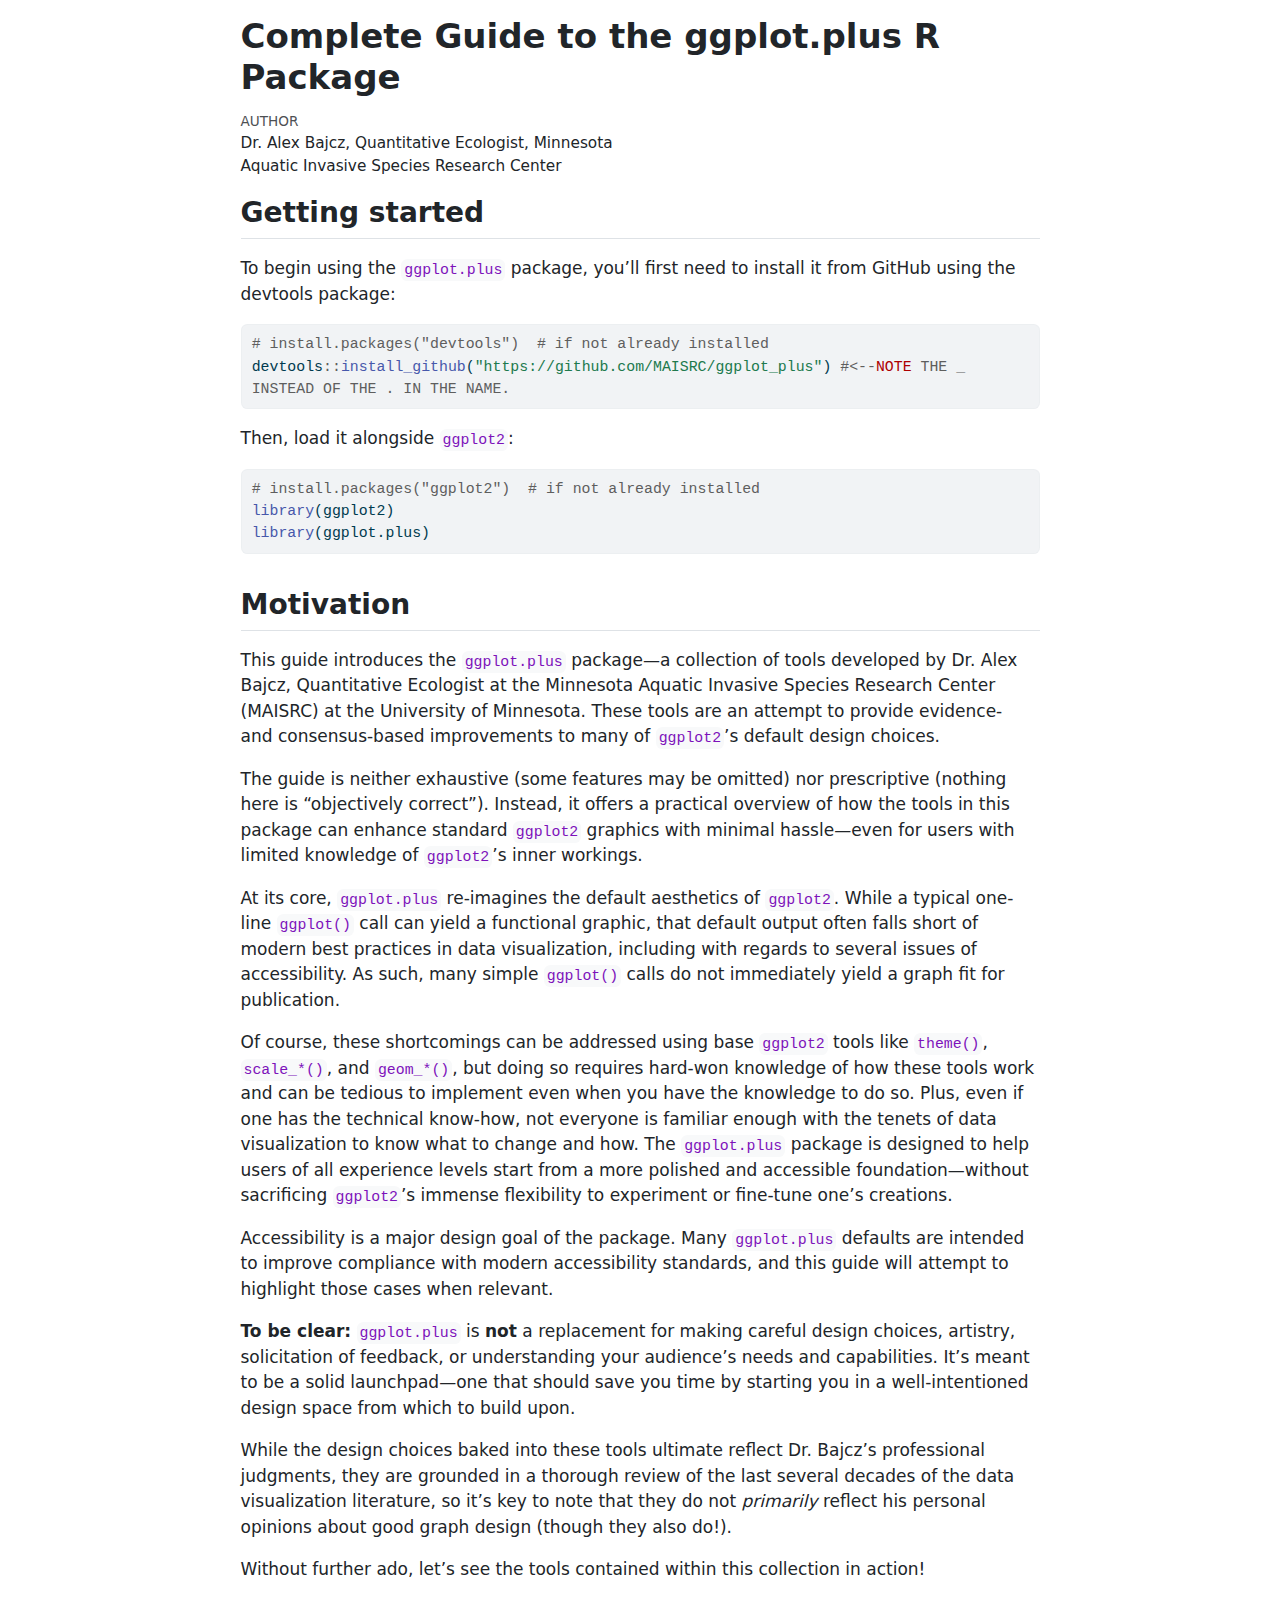
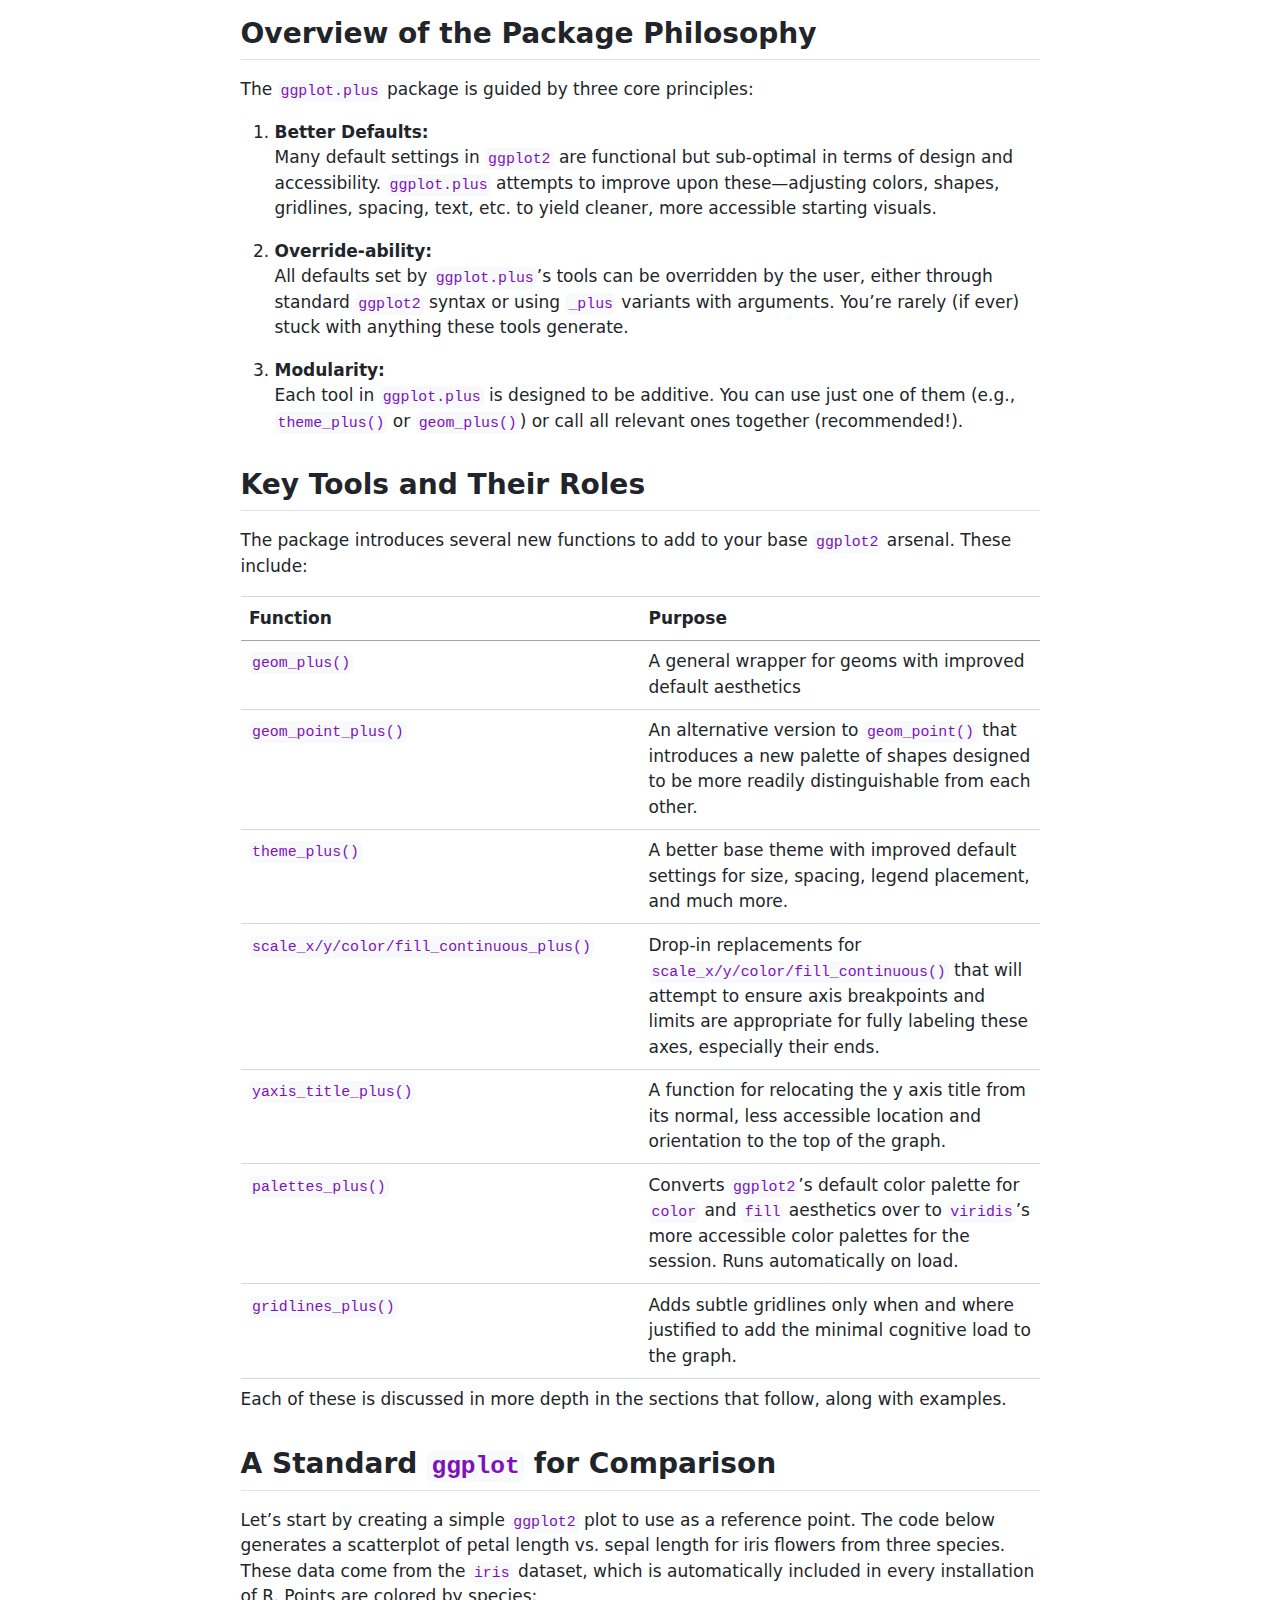
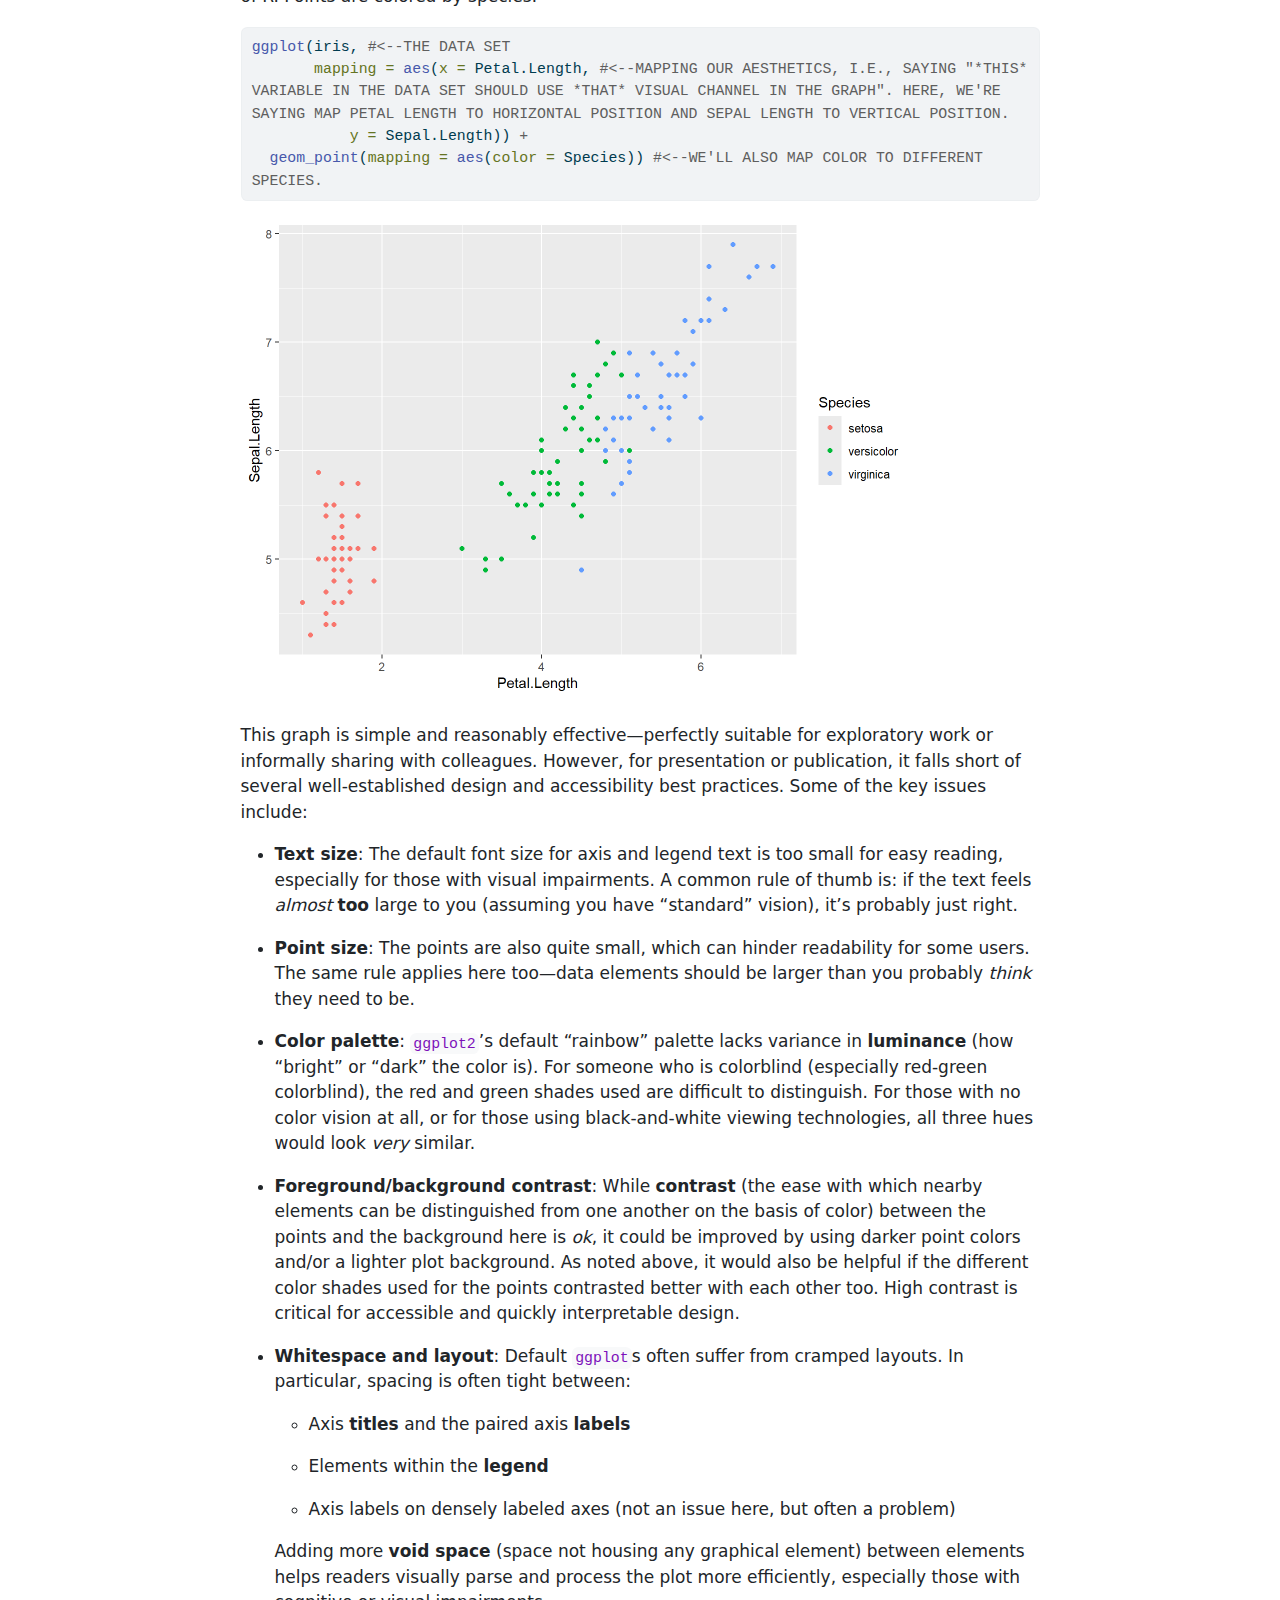
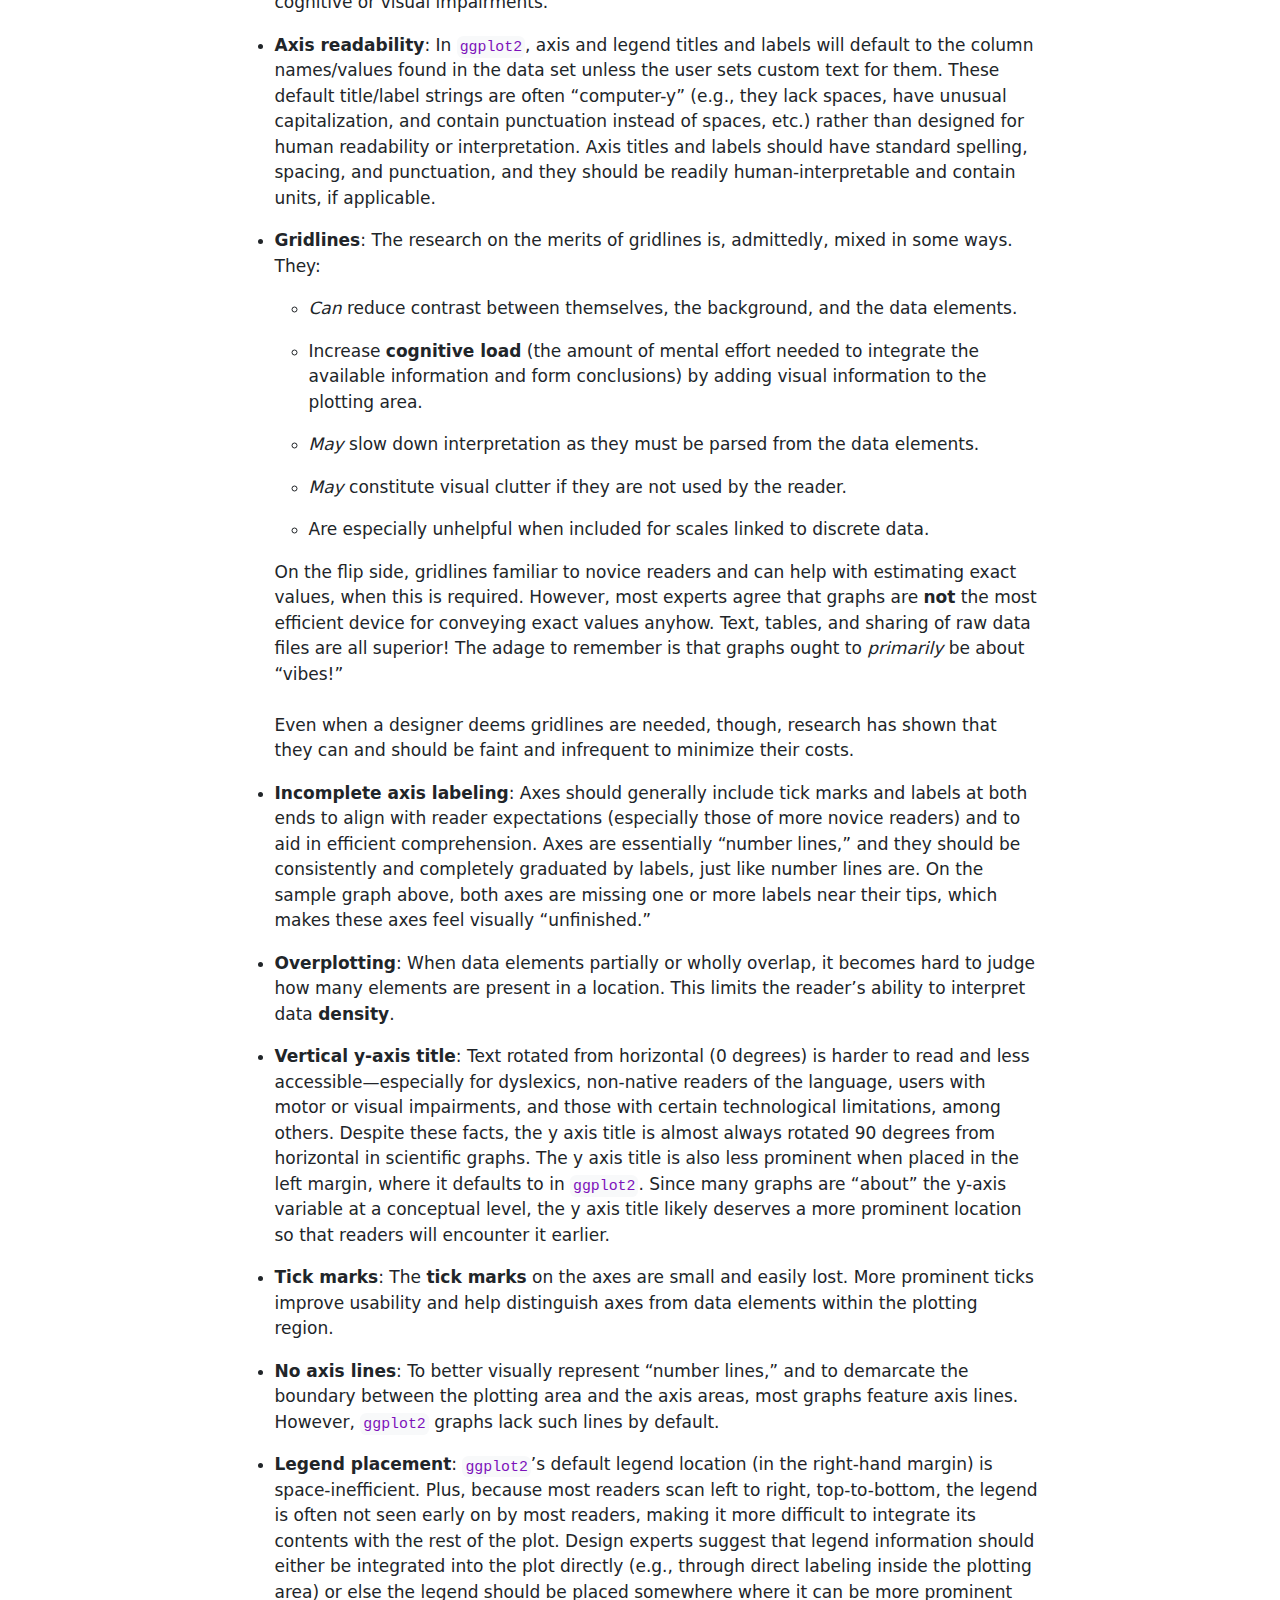
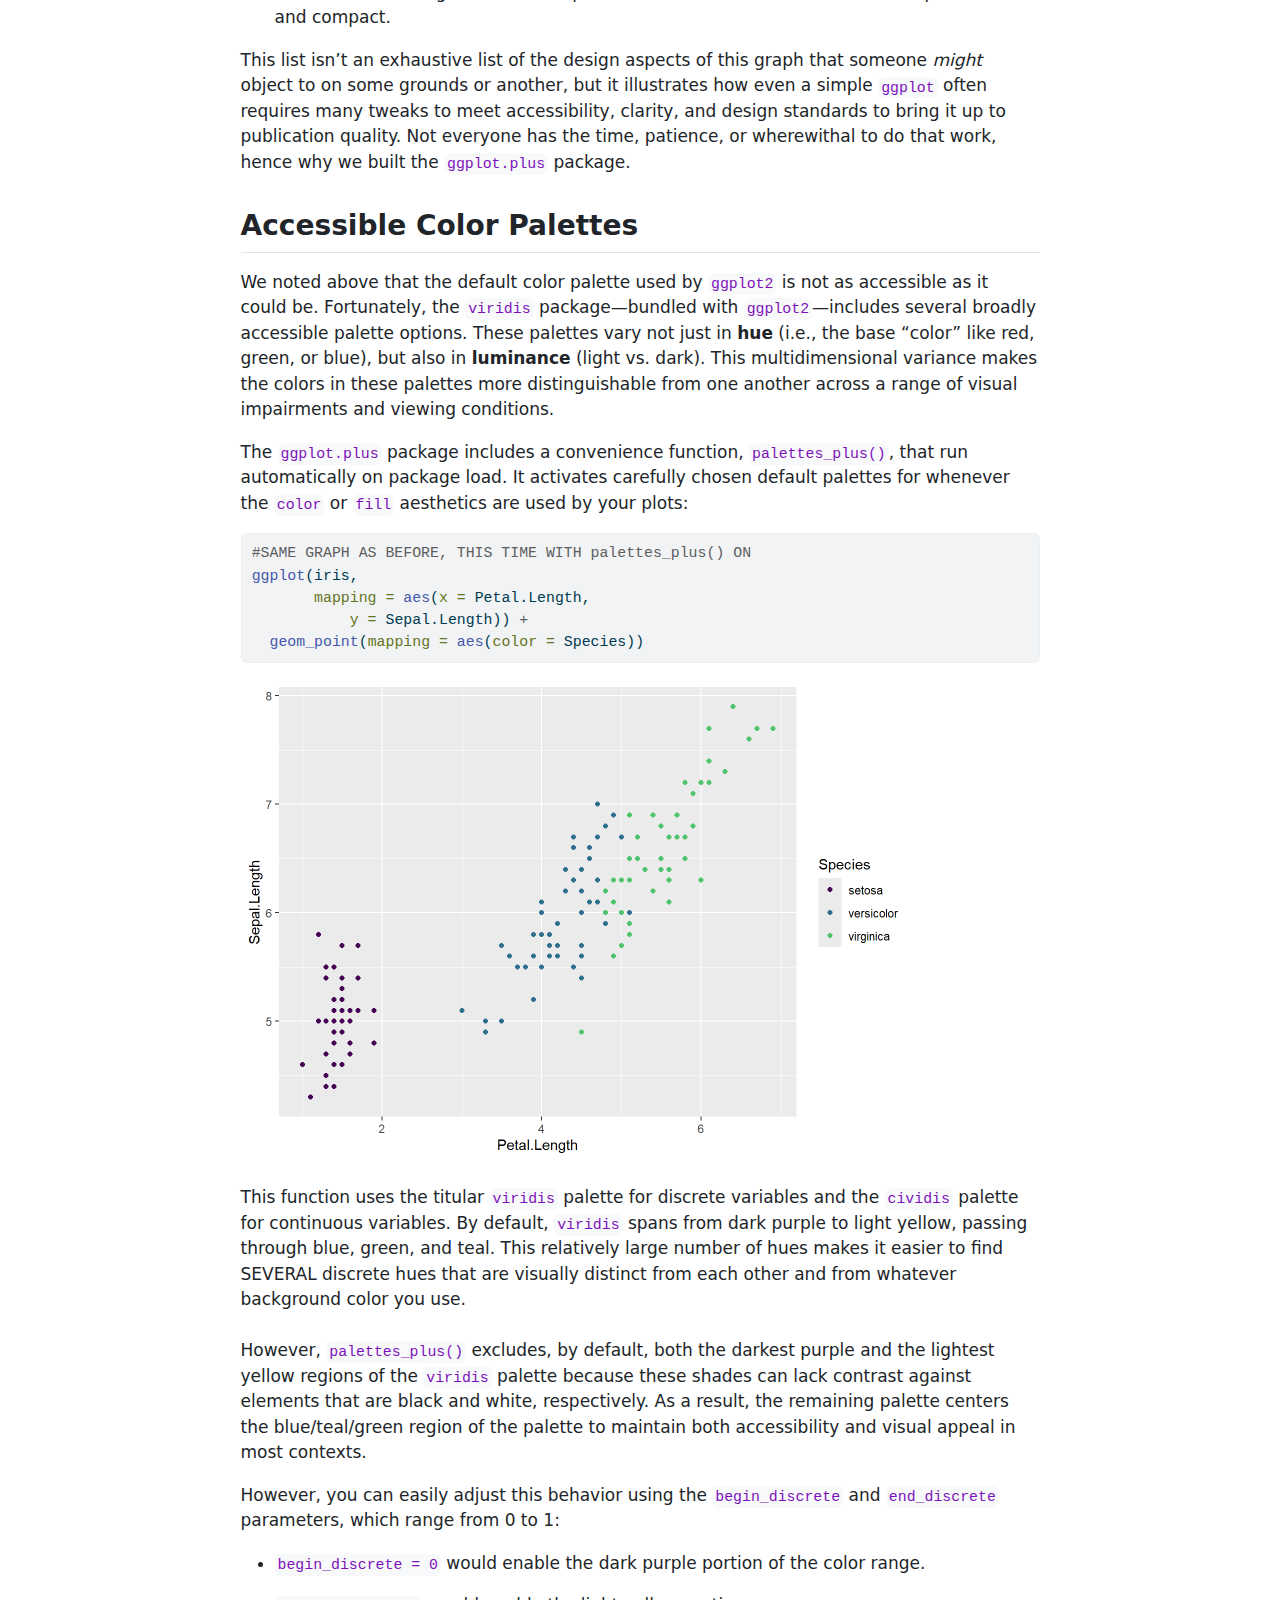
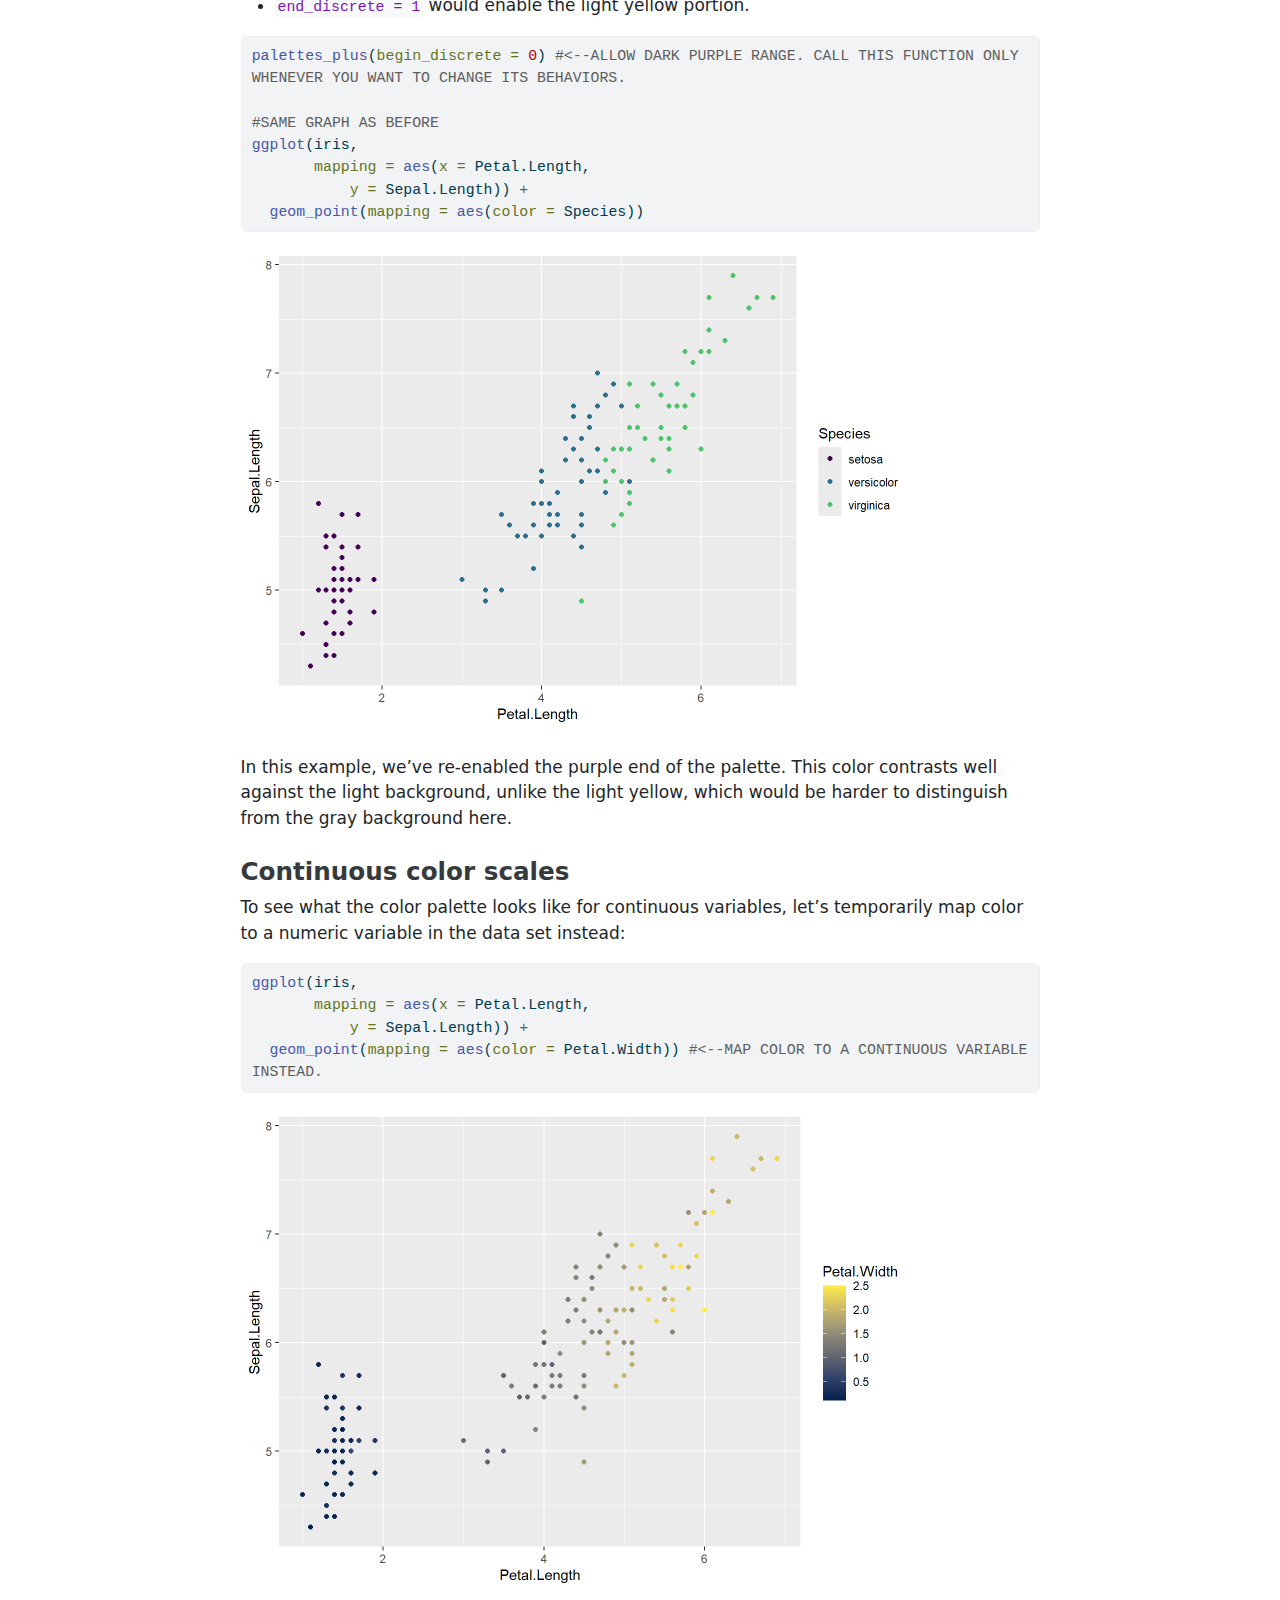
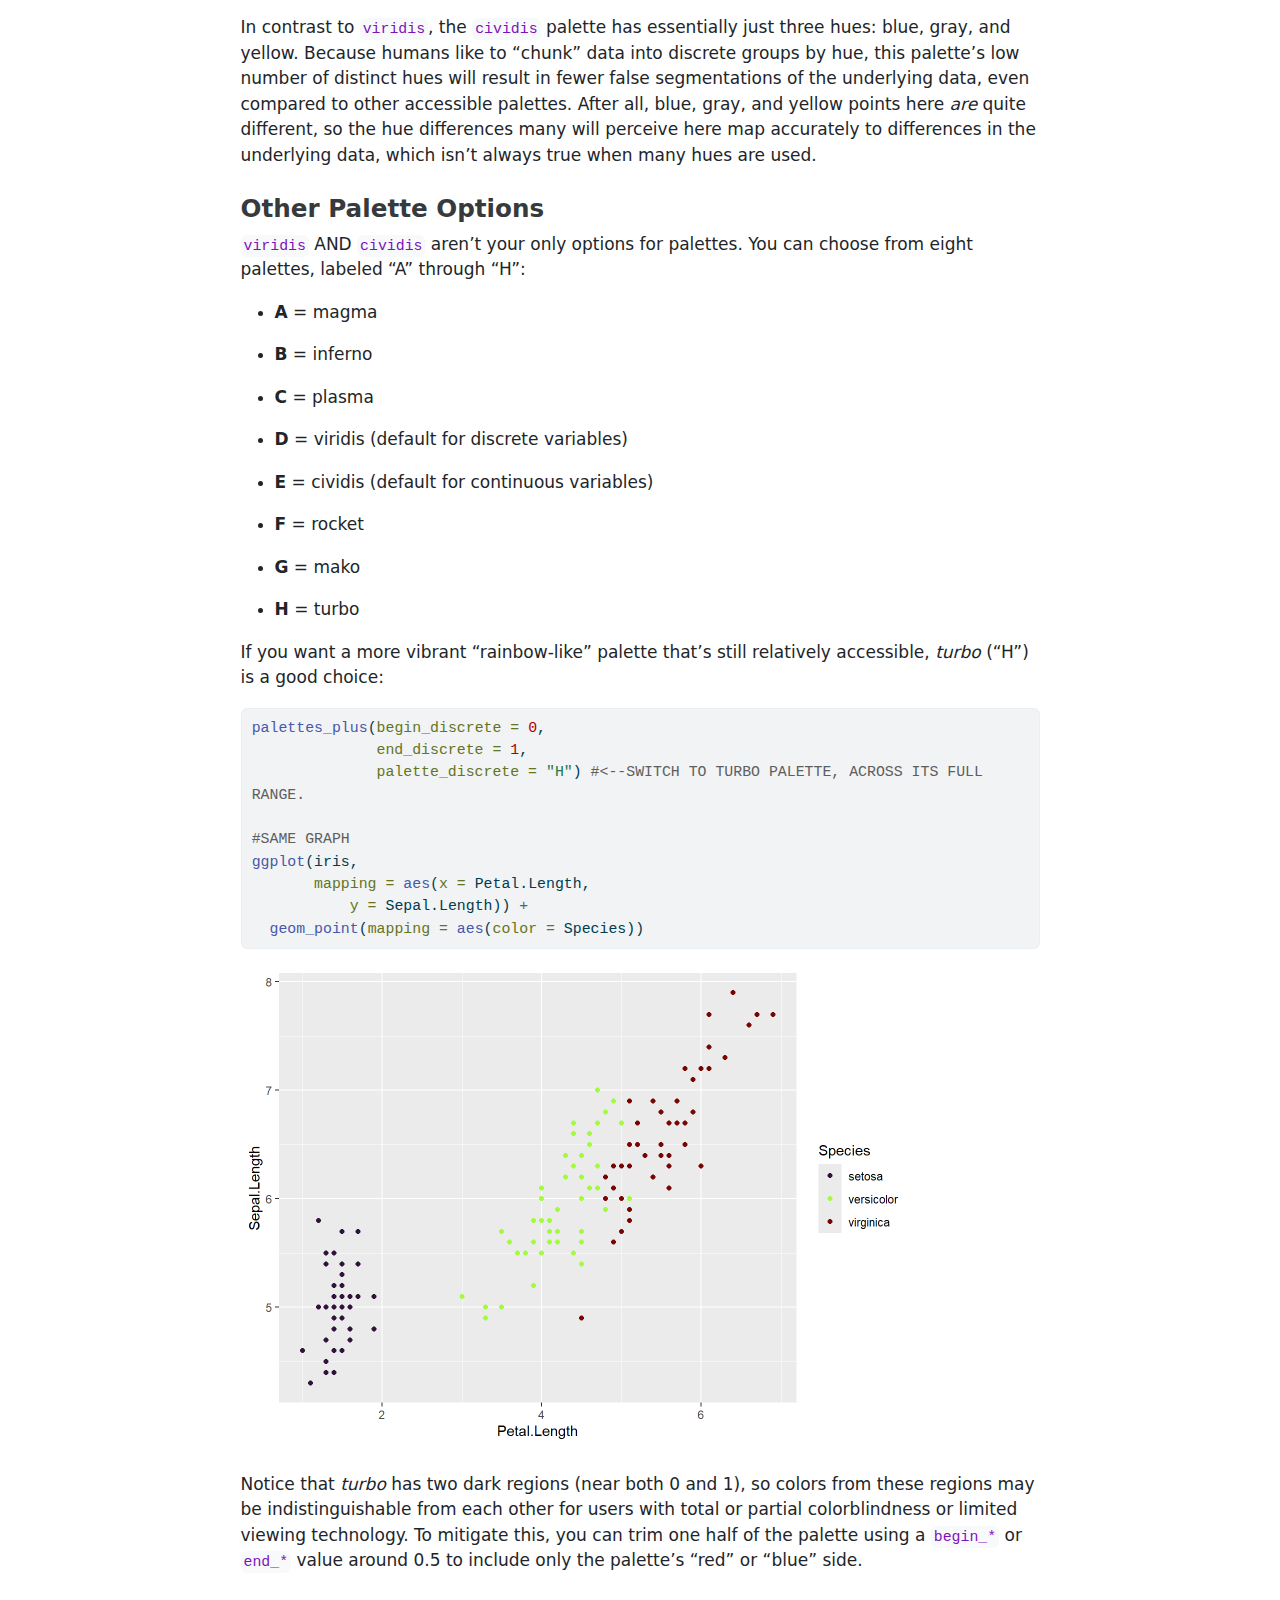
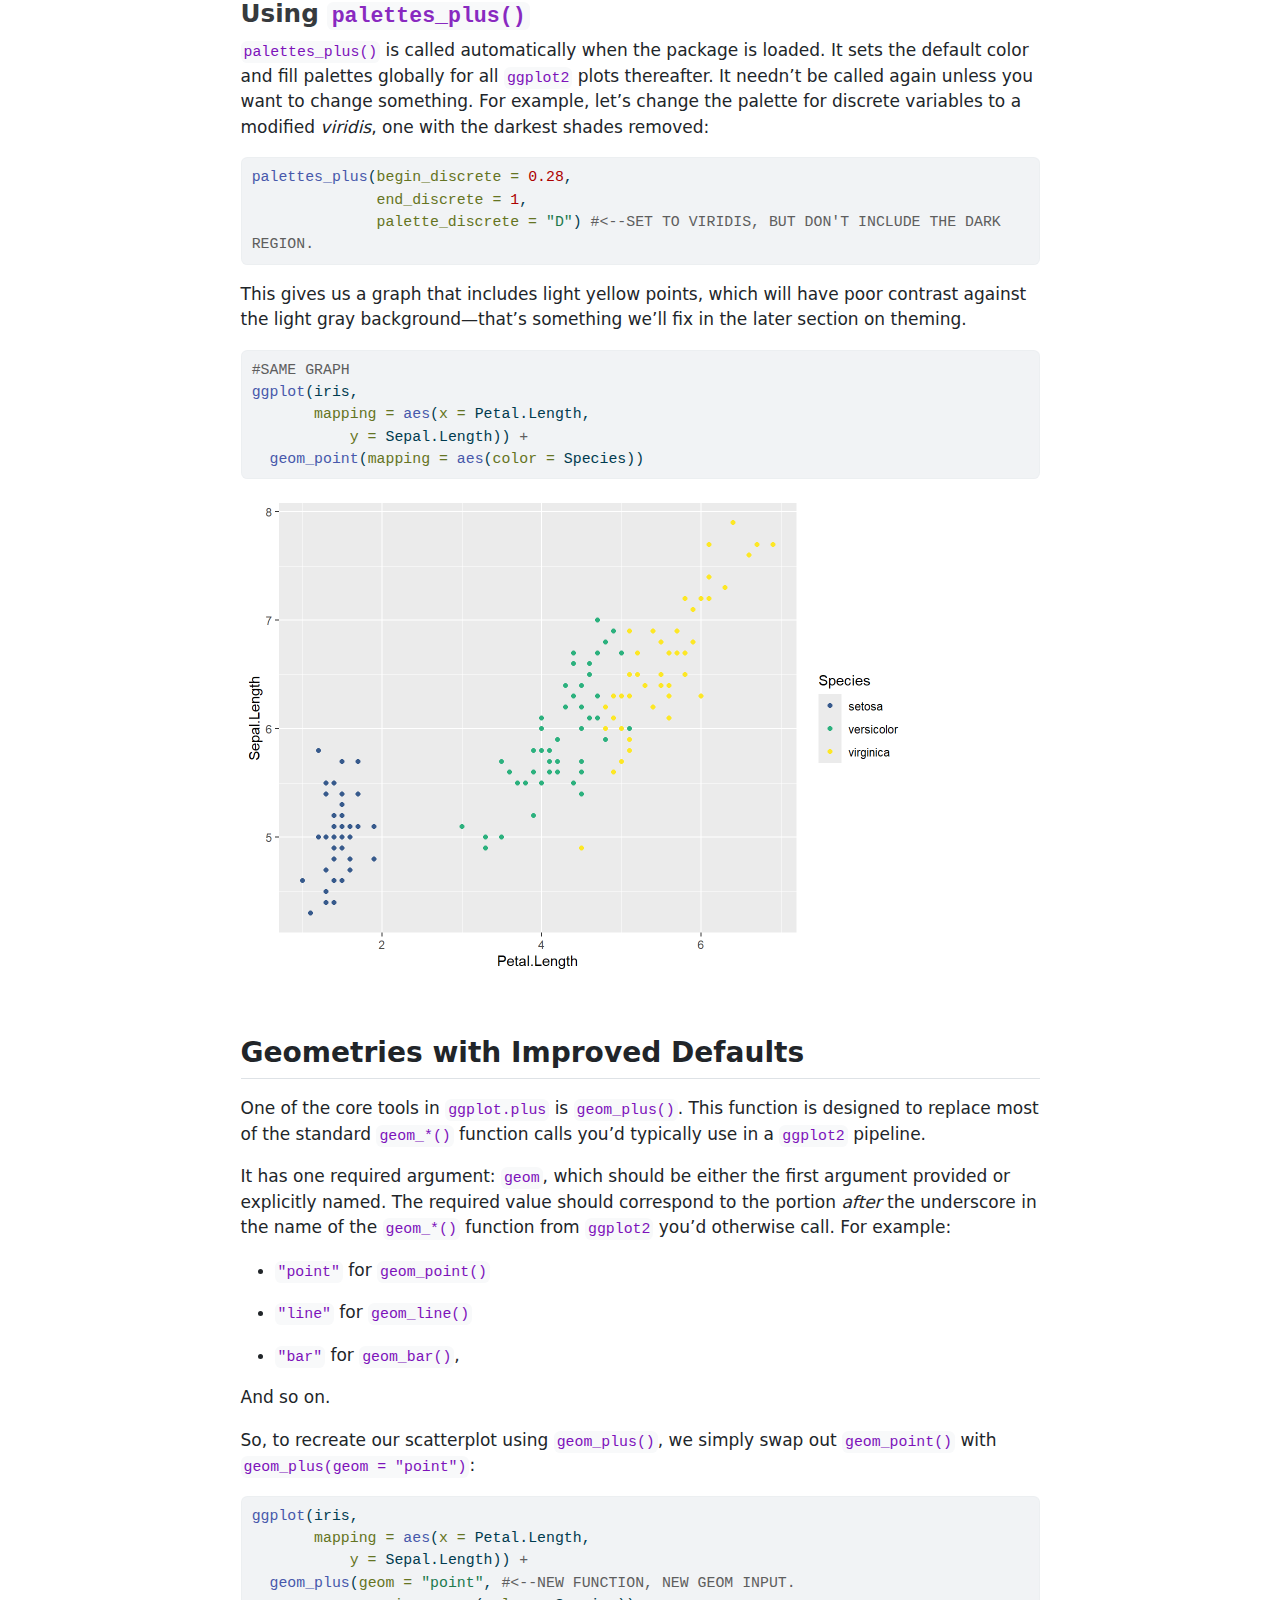
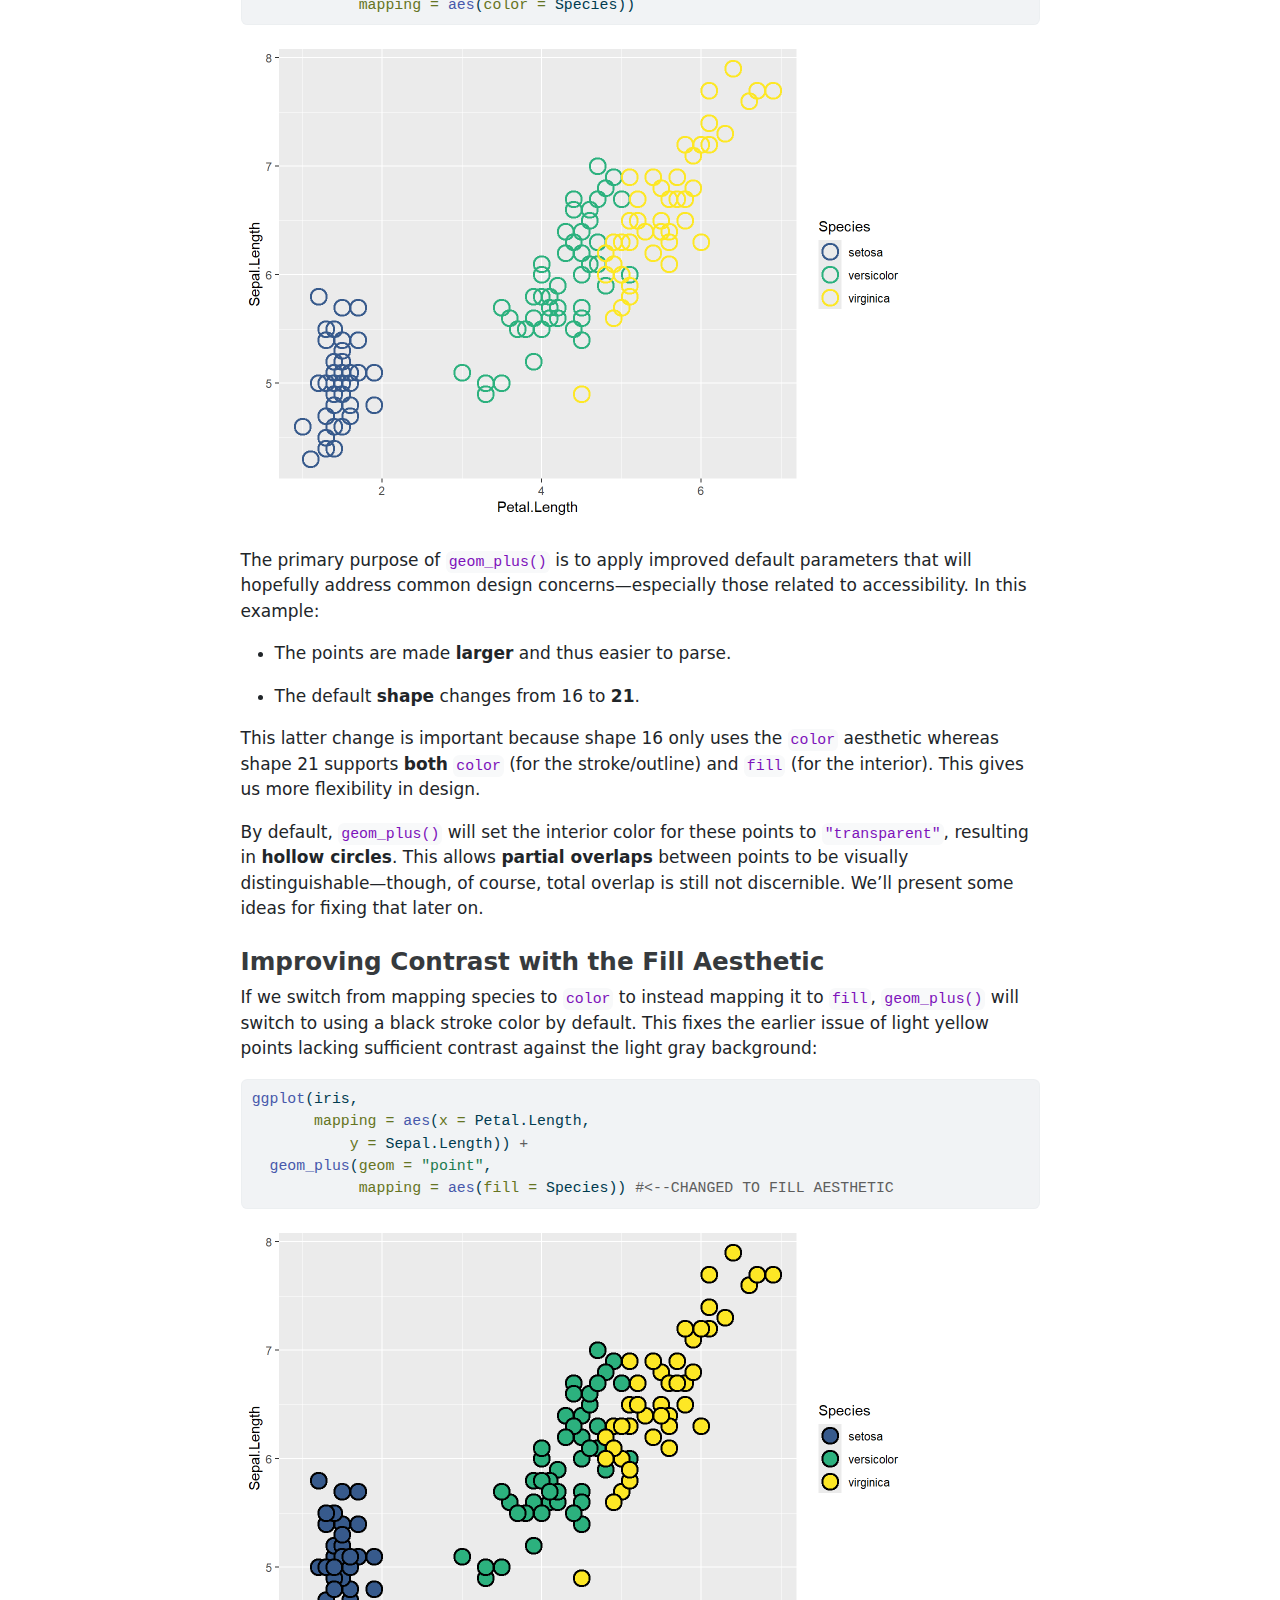
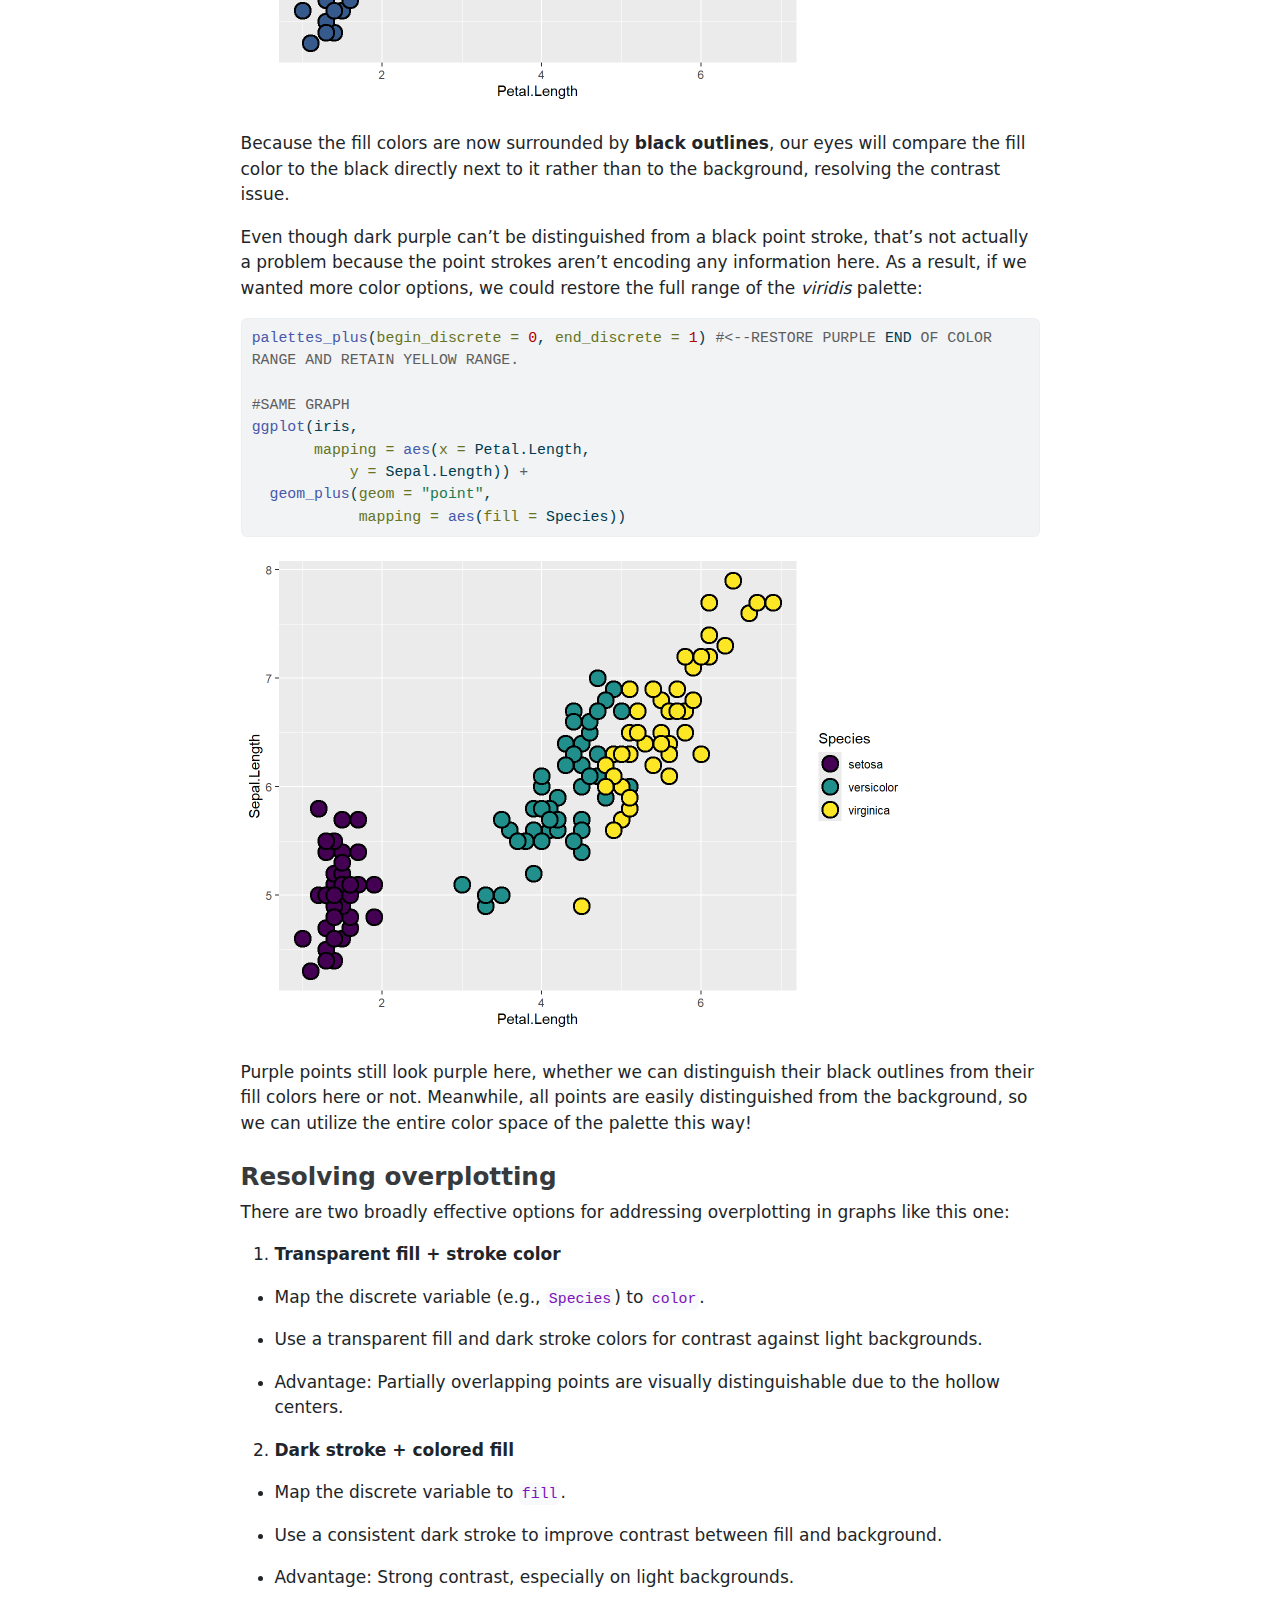
<file: ggplotplus.html>
<!DOCTYPE html>
<html xmlns="http://www.w3.org/1999/xhtml" lang="en" xml:lang="en"><head>

<meta charset="utf-8">
<meta name="generator" content="quarto-1.5.57">

<meta name="viewport" content="width=device-width, initial-scale=1.0, user-scalable=yes">

<meta name="author" content="Dr.&nbsp;Alex Bajcz, Quantitative Ecologist, Minnesota Aquatic Invasive Species Research Center">

<title>Complete Guide to the ggplot.plus R Package</title>
<style>
code{white-space: pre-wrap;}
span.smallcaps{font-variant: small-caps;}
div.columns{display: flex; gap: min(4vw, 1.5em);}
div.column{flex: auto; overflow-x: auto;}
div.hanging-indent{margin-left: 1.5em; text-indent: -1.5em;}
ul.task-list{list-style: none;}
ul.task-list li input[type="checkbox"] {
  width: 0.8em;
  margin: 0 0.8em 0.2em -1em; /* quarto-specific, see https://github.com/quarto-dev/quarto-cli/issues/4556 */ 
  vertical-align: middle;
}
/* CSS for syntax highlighting */
pre > code.sourceCode { white-space: pre; position: relative; }
pre > code.sourceCode > span { line-height: 1.25; }
pre > code.sourceCode > span:empty { height: 1.2em; }
.sourceCode { overflow: visible; }
code.sourceCode > span { color: inherit; text-decoration: inherit; }
div.sourceCode { margin: 1em 0; }
pre.sourceCode { margin: 0; }
@media screen {
div.sourceCode { overflow: auto; }
}
@media print {
pre > code.sourceCode { white-space: pre-wrap; }
pre > code.sourceCode > span { display: inline-block; text-indent: -5em; padding-left: 5em; }
}
pre.numberSource code
  { counter-reset: source-line 0; }
pre.numberSource code > span
  { position: relative; left: -4em; counter-increment: source-line; }
pre.numberSource code > span > a:first-child::before
  { content: counter(source-line);
    position: relative; left: -1em; text-align: right; vertical-align: baseline;
    border: none; display: inline-block;
    -webkit-touch-callout: none; -webkit-user-select: none;
    -khtml-user-select: none; -moz-user-select: none;
    -ms-user-select: none; user-select: none;
    padding: 0 4px; width: 4em;
  }
pre.numberSource { margin-left: 3em;  padding-left: 4px; }
div.sourceCode
  {   }
@media screen {
pre > code.sourceCode > span > a:first-child::before { text-decoration: underline; }
}
</style>


<script src="ggplot_plus_guide_files/libs/clipboard/clipboard.min.js"></script>
<script src="ggplot_plus_guide_files/libs/quarto-html/quarto.js"></script>
<script src="ggplot_plus_guide_files/libs/quarto-html/popper.min.js"></script>
<script src="ggplot_plus_guide_files/libs/quarto-html/tippy.umd.min.js"></script>
<script src="ggplot_plus_guide_files/libs/quarto-html/anchor.min.js"></script>
<link href="ggplot_plus_guide_files/libs/quarto-html/tippy.css" rel="stylesheet">
<link href="ggplot_plus_guide_files/libs/quarto-html/quarto-syntax-highlighting.css" rel="stylesheet" id="quarto-text-highlighting-styles">
<script src="ggplot_plus_guide_files/libs/bootstrap/bootstrap.min.js"></script>
<link href="ggplot_plus_guide_files/libs/bootstrap/bootstrap-icons.css" rel="stylesheet">
<link href="ggplot_plus_guide_files/libs/bootstrap/bootstrap.min.css" rel="stylesheet" id="quarto-bootstrap" data-mode="light">


</head>

<body class="fullcontent">

<div id="quarto-content" class="page-columns page-rows-contents page-layout-article">

<main class="content" id="quarto-document-content">

<header id="title-block-header" class="quarto-title-block default">
<div class="quarto-title">
<h1 class="title">Complete Guide to the ggplot.plus R Package</h1>
</div>



<div class="quarto-title-meta">

    <div>
    <div class="quarto-title-meta-heading">Author</div>
    <div class="quarto-title-meta-contents">
             <p>Dr.&nbsp;Alex Bajcz, Quantitative Ecologist, Minnesota Aquatic Invasive Species Research Center </p>
          </div>
  </div>
    
  
    
  </div>
  


</header>


<section id="getting-started" class="level2">
<h2 class="anchored" data-anchor-id="getting-started">Getting started</h2>
<p>To begin using the <code>ggplot.plus</code> package, you’ll first need to install it from GitHub using the devtools package:</p>
<div class="cell">
<div class="sourceCode cell-code" id="cb1"><pre class="sourceCode r code-with-copy"><code class="sourceCode r"><span id="cb1-1"><a href="#cb1-1" aria-hidden="true" tabindex="-1"></a><span class="co"># install.packages("devtools")  # if not already installed</span></span>
<span id="cb1-2"><a href="#cb1-2" aria-hidden="true" tabindex="-1"></a>devtools<span class="sc">::</span><span class="fu">install_github</span>(<span class="st">"https://github.com/MAISRC/ggplot_plus"</span>) <span class="co">#&lt;--</span><span class="al">NOTE</span><span class="co"> THE _ INSTEAD OF THE . IN THE NAME.</span></span></code><button title="Copy to Clipboard" class="code-copy-button"><i class="bi"></i></button></pre></div>
</div>
<p>Then, load it alongside <code>ggplot2</code>:</p>
<div class="cell">
<div class="sourceCode cell-code" id="cb2"><pre class="sourceCode r code-with-copy"><code class="sourceCode r"><span id="cb2-1"><a href="#cb2-1" aria-hidden="true" tabindex="-1"></a><span class="co"># install.packages("ggplot2")  # if not already installed</span></span>
<span id="cb2-2"><a href="#cb2-2" aria-hidden="true" tabindex="-1"></a><span class="fu">library</span>(ggplot2)</span>
<span id="cb2-3"><a href="#cb2-3" aria-hidden="true" tabindex="-1"></a><span class="fu">library</span>(ggplot.plus)</span></code><button title="Copy to Clipboard" class="code-copy-button"><i class="bi"></i></button></pre></div>
</div>
</section>
<section id="motivation" class="level2">
<h2 class="anchored" data-anchor-id="motivation">Motivation</h2>
<p>This guide introduces the <code>ggplot.plus</code> package—a collection of tools developed by Dr.&nbsp;Alex Bajcz, Quantitative Ecologist at the Minnesota Aquatic Invasive Species Research Center (MAISRC) at the University of Minnesota. These tools are an attempt to provide evidence- and consensus-based improvements to many of <code>ggplot2</code>’s default design choices.</p>
<p>The guide is neither exhaustive (some features may be omitted) nor prescriptive (nothing here is “objectively correct”). Instead, it offers a practical overview of how the tools in this package can enhance standard <code>ggplot2</code> graphics with minimal hassle—even for users with limited knowledge of <code>ggplot2</code>’s inner workings.</p>
<p>At its core, <code>ggplot.plus</code> re-imagines the default aesthetics of <code>ggplot2</code>. While a typical one-line <code>ggplot()</code> call can yield a functional graphic, that default output often falls short of modern best practices in data visualization, including with regards to several issues of accessibility. As such, many simple <code>ggplot()</code> calls do not immediately yield a graph fit for publication.</p>
<p>Of course, these shortcomings can be addressed using base <code>ggplot2</code> tools like <code>theme()</code>, <code>scale_*()</code>, and <code>geom_*()</code>, but doing so requires hard-won knowledge of how these tools work and can be tedious to implement even when you have the knowledge to do so. Plus, even if one has the technical know-how, not everyone is familiar enough with the tenets of data visualization to know what to change and how. The <code>ggplot.plus</code> package is designed to help users of all experience levels start from a more polished and accessible foundation—without sacrificing <code>ggplot2</code>’s immense flexibility to experiment or fine-tune one’s creations.</p>
<p>Accessibility is a major design goal of the package. Many <code>ggplot.plus</code> defaults are intended to improve compliance with modern accessibility standards, and this guide will attempt to highlight those cases when relevant.</p>
<p><strong>To be clear:</strong> <code>ggplot.plus</code> is <strong>not</strong> a replacement for making careful design choices, artistry, solicitation of feedback, or understanding your audience’s needs and capabilities. It’s meant to be a solid launchpad—one that should save you time by starting you in a well-intentioned design space from which to build upon.</p>
<p>While the design choices baked into these tools ultimate reflect Dr.&nbsp;Bajcz’s professional judgments, they are grounded in a thorough review of the last several decades of the data visualization literature, so it’s key to note that they do not <em>primarily</em> reflect his personal opinions about good graph design (though they also do!).</p>
<p>Without further ado, let’s see the tools contained within this collection in action!</p>
</section>
<section id="overview-of-the-package-philosophy" class="level2">
<h2 class="anchored" data-anchor-id="overview-of-the-package-philosophy">Overview of the Package Philosophy</h2>
<p>The <code>ggplot.plus</code> package is guided by three core principles:</p>
<ol type="1">
<li><p><strong>Better Defaults:</strong><br>
Many default settings in <code>ggplot2</code> are functional but sub-optimal in terms of design and accessibility. <code>ggplot.plus</code> attempts to improve upon these—adjusting colors, shapes, gridlines, spacing, text, etc. to yield cleaner, more accessible starting visuals.</p></li>
<li><p><strong>Override-ability:</strong><br>
All defaults set by <code>ggplot.plus</code>’s tools can be overridden by the user, either through standard <code>ggplot2</code> syntax or using <code>_plus</code> variants with arguments. You’re rarely (if ever) stuck with anything these tools generate.</p></li>
<li><p><strong>Modularity:</strong><br>
Each tool in <code>ggplot.plus</code> is designed to be additive. You can use just one of them (e.g., <code>theme_plus()</code> or <code>geom_plus()</code>) or call all relevant ones together (recommended!).</p></li>
</ol>
</section>
<section id="key-tools-and-their-roles" class="level2">
<h2 class="anchored" data-anchor-id="key-tools-and-their-roles">Key Tools and Their Roles</h2>
<p>The package introduces several new functions to add to your base <code>ggplot2</code> arsenal. These include:</p>
<table class="caption-top table">
<colgroup>
<col style="width: 50%">
<col style="width: 50%">
</colgroup>
<thead>
<tr class="header">
<th>Function</th>
<th>Purpose</th>
</tr>
</thead>
<tbody>
<tr class="odd">
<td><code>geom_plus()</code></td>
<td>A general wrapper for geoms with improved default aesthetics</td>
</tr>
<tr class="even">
<td><code>geom_point_plus()</code></td>
<td>An alternative version to <code>geom_point()</code> that introduces a new palette of shapes designed to be more readily distinguishable from each other.</td>
</tr>
<tr class="odd">
<td><code>theme_plus()</code></td>
<td>A better base theme with improved default settings for size, spacing, legend placement, and much more.</td>
</tr>
<tr class="even">
<td><code>scale_x/y/color/fill_continuous_plus()</code></td>
<td>Drop-in replacements for <code>scale_x/y/color/fill_continuous()</code> that will attempt to ensure axis breakpoints and limits are appropriate for fully labeling these axes, especially their ends.</td>
</tr>
<tr class="odd">
<td><code>yaxis_title_plus()</code></td>
<td>A function for relocating the y axis title from its normal, less accessible location and orientation to the top of the graph.</td>
</tr>
<tr class="even">
<td><code>palettes_plus()</code></td>
<td>Converts <code>ggplot2</code>’s default color palette for <code>color</code> and <code>fill</code> aesthetics over to <code>viridis</code>’s more accessible color palettes for the session. Runs automatically on load.</td>
</tr>
<tr class="odd">
<td><code>gridlines_plus()</code></td>
<td>Adds subtle gridlines only when and where justified to add the minimal cognitive load to the graph.</td>
</tr>
</tbody>
</table>
<p>Each of these is discussed in more depth in the sections that follow, along with examples.</p>
</section>
<section id="a-standard-ggplot-for-comparison" class="level2">
<h2 class="anchored" data-anchor-id="a-standard-ggplot-for-comparison">A Standard <code>ggplot</code> for Comparison</h2>
<p>Let’s start by creating a simple <code>ggplot2</code> plot to use as a reference point. The code below generates a scatterplot of petal length vs.&nbsp;sepal length for iris flowers from three species. These data come from the <code>iris</code> dataset, which is automatically included in every installation of R. Points are colored by species:</p>
<div class="cell">
<div class="sourceCode cell-code" id="cb3"><pre class="sourceCode r code-with-copy"><code class="sourceCode r"><span id="cb3-1"><a href="#cb3-1" aria-hidden="true" tabindex="-1"></a><span class="fu">ggplot</span>(iris, <span class="co">#&lt;--THE DATA SET</span></span>
<span id="cb3-2"><a href="#cb3-2" aria-hidden="true" tabindex="-1"></a>       <span class="at">mapping =</span> <span class="fu">aes</span>(<span class="at">x =</span> Petal.Length, <span class="co">#&lt;--MAPPING OUR AESTHETICS, I.E., SAYING "*THIS* VARIABLE IN THE DATA SET SHOULD USE *THAT* VISUAL CHANNEL IN THE GRAPH". HERE, WE'RE SAYING MAP PETAL LENGTH TO HORIZONTAL POSITION AND SEPAL LENGTH TO VERTICAL POSITION.</span></span>
<span id="cb3-3"><a href="#cb3-3" aria-hidden="true" tabindex="-1"></a>           <span class="at">y =</span> Sepal.Length)) <span class="sc">+</span></span>
<span id="cb3-4"><a href="#cb3-4" aria-hidden="true" tabindex="-1"></a>  <span class="fu">geom_point</span>(<span class="at">mapping =</span> <span class="fu">aes</span>(<span class="at">color =</span> Species)) <span class="co">#&lt;--WE'LL ALSO MAP COLOR TO DIFFERENT SPECIES.</span></span></code><button title="Copy to Clipboard" class="code-copy-button"><i class="bi"></i></button></pre></div>
<div class="cell-output-display">
<div>
<figure class="figure">
<p><img src="ggplot_plus_guide_files/figure-html/basic%20iris%20scatter-1.png" class="img-fluid figure-img" width="672"></p>
</figure>
</div>
</div>
</div>
<p>This graph is simple and reasonably effective—perfectly suitable for exploratory work or informally sharing with colleagues. However, for presentation or publication, it falls short of several well-established design and accessibility best practices. Some of the key issues include:</p>
<ul>
<li><p><strong>Text size</strong>: The default font size for axis and legend text is too small for easy reading, especially for those with visual impairments. A common rule of thumb is: if the text feels <em>almost</em> <strong>too</strong> large to you (assuming you have “standard” vision), it’s probably just right.</p></li>
<li><p><strong>Point size</strong>: The points are also quite small, which can hinder readability for some users. The same rule applies here too—data elements should be larger than you probably <em>think</em> they need to be.</p></li>
<li><p><strong>Color palette</strong>: <code>ggplot2</code>’s default “rainbow” palette lacks variance in <strong>luminance</strong> (how “bright” or “dark” the color is). For someone who is colorblind (especially red-green colorblind), the red and green shades used are difficult to distinguish. For those with no color vision at all, or for those using black-and-white viewing technologies, all three hues would look <em>very</em> similar.</p></li>
<li><p><strong>Foreground/background contrast</strong>: While <strong>contrast</strong> (the ease with which nearby elements can be distinguished from one another on the basis of color) between the points and the background here is <em>ok</em>, it could be improved by using darker point colors and/or a lighter plot background. As noted above, it would also be helpful if the different color shades used for the points contrasted better with each other too. High contrast is critical for accessible and quickly interpretable design.</p></li>
<li><p><strong>Whitespace and layout</strong>: Default <code>ggplot</code>s often suffer from cramped layouts. In particular, spacing is often tight between:</p>
<ul>
<li><p>Axis <strong>titles</strong> and the paired axis <strong>labels</strong></p></li>
<li><p>Elements within the <strong>legend</strong></p></li>
<li><p>Axis labels on densely labeled axes (not an issue here, but often a problem)</p></li>
</ul>
<p>Adding more <strong>void space</strong> (space not housing any graphical element) between elements helps readers visually parse and process the plot more efficiently, especially those with cognitive or visual impairments.</p></li>
<li><p><strong>Axis readability</strong>: In <code>ggplot2</code>, axis and legend titles and labels will default to the column names/values found in the data set unless the user sets custom text for them. These default title/label strings are often “computer-y” (e.g., they lack spaces, have unusual capitalization, and contain punctuation instead of spaces, etc.) rather than designed for human readability or interpretation. Axis titles and labels should have standard spelling, spacing, and punctuation, and they should be readily human-interpretable and contain units, if applicable.</p></li>
<li><p><strong>Gridlines</strong>: The research on the merits of gridlines is, admittedly, mixed in some ways. They:</p>
<ul>
<li><p><em>Can</em> reduce contrast between themselves, the background, and the data elements.</p></li>
<li><p>Increase <strong>cognitive load</strong> (the amount of mental effort needed to integrate the available information and form conclusions) by adding visual information to the plotting area.</p></li>
<li><p><em>May</em> slow down interpretation as they must be parsed from the data elements.</p></li>
<li><p><em>May</em> constitute visual clutter if they are not used by the reader.</p></li>
<li><p>Are especially unhelpful when included for scales linked to discrete data.</p></li>
</ul>
<p>On the flip side, gridlines familiar to novice readers and can help with estimating exact values, when this is required. However, most experts agree that graphs are <strong>not</strong> the most efficient device for conveying exact values anyhow. Text, tables, and sharing of raw data files are all superior! The adage to remember is that graphs ought to <em>primarily</em> be about “vibes!”<br>
<br>
Even when a designer deems gridlines are needed, though, research has shown that they can and should be faint and infrequent to minimize their costs.</p></li>
<li><p><strong>Incomplete axis labeling</strong>: Axes should generally include tick marks and labels at both ends to align with reader expectations (especially those of more novice readers) and to aid in efficient comprehension. Axes are essentially “number lines,” and they should be consistently and completely graduated by labels, just like number lines are. On the sample graph above, both axes are missing one or more labels near their tips, which makes these axes feel visually “unfinished.”</p></li>
<li><p><strong>Overplotting</strong>: When data elements partially or wholly overlap, it becomes hard to judge how many elements are present in a location. This limits the reader’s ability to interpret data <strong>density</strong>.</p></li>
<li><p><strong>Vertical y-axis title</strong>: Text rotated from horizontal (0 degrees) is harder to read and less accessible—especially for dyslexics, non-native readers of the language, users with motor or visual impairments, and those with certain technological limitations, among others. Despite these facts, the y axis title is almost always rotated 90 degrees from horizontal in scientific graphs. The y axis title is also less prominent when placed in the left margin, where it defaults to in <code>ggplot2</code>. Since many graphs are “about” the y-axis variable at a conceptual level, the y axis title likely deserves a more prominent location so that readers will encounter it earlier.</p></li>
<li><p><strong>Tick marks</strong>: The <strong>tick marks</strong> on the axes are small and easily lost. More prominent ticks improve usability and help distinguish axes from data elements within the plotting region.</p></li>
<li><p><strong>No axis lines</strong>: To better visually represent “number lines,” and to demarcate the boundary between the plotting area and the axis areas, most graphs feature axis lines. However, <code>ggplot2</code> graphs lack such lines by default.</p></li>
<li><p><strong>Legend placement</strong>: <code>ggplot2</code>’s default legend location (in the right-hand margin) is space-inefficient. Plus, because most readers scan left to right, top-to-bottom, the legend is often not seen early on by most readers, making it more difficult to integrate its contents with the rest of the plot. Design experts suggest that legend information should either be integrated into the plot directly (e.g., through direct labeling inside the plotting area) or else the legend should be placed somewhere where it can be more prominent and compact.</p></li>
</ul>
<p>This list isn’t an exhaustive list of the design aspects of this graph that someone <em>might</em> object to on some grounds or another, but it illustrates how even a simple <code>ggplot</code> often requires many tweaks to meet accessibility, clarity, and design standards to bring it up to publication quality. Not everyone has the time, patience, or wherewithal to do that work, hence why we built the <code>ggplot.plus</code> package.</p>
</section>
<section id="accessible-color-palettes" class="level2">
<h2 class="anchored" data-anchor-id="accessible-color-palettes">Accessible Color Palettes</h2>
<p>We noted above that the default color palette used by <code>ggplot2</code> is not as accessible as it could be. Fortunately, the <code>viridis</code> package—bundled with <code>ggplot2</code>—includes several broadly accessible palette options. These palettes vary not just in <strong>hue</strong> (i.e., the base “color” like red, green, or blue), but also in <strong>luminance</strong> (light vs.&nbsp;dark). This multidimensional variance makes the colors in these palettes more distinguishable from one another across a range of visual impairments and viewing conditions.</p>
<p>The <code>ggplot.plus</code> package includes a convenience function, <code>palettes_plus()</code>, that run automatically on package load. It activates carefully chosen default palettes for whenever the <code>color</code> or <code>fill</code> aesthetics are used by your plots:</p>
<div class="cell">
<div class="sourceCode cell-code" id="cb4"><pre class="sourceCode r code-with-copy"><code class="sourceCode r"><span id="cb4-1"><a href="#cb4-1" aria-hidden="true" tabindex="-1"></a><span class="co">#SAME GRAPH AS BEFORE, THIS TIME WITH palettes_plus() ON</span></span>
<span id="cb4-2"><a href="#cb4-2" aria-hidden="true" tabindex="-1"></a><span class="fu">ggplot</span>(iris,</span>
<span id="cb4-3"><a href="#cb4-3" aria-hidden="true" tabindex="-1"></a>       <span class="at">mapping =</span> <span class="fu">aes</span>(<span class="at">x =</span> Petal.Length, </span>
<span id="cb4-4"><a href="#cb4-4" aria-hidden="true" tabindex="-1"></a>           <span class="at">y =</span> Sepal.Length)) <span class="sc">+</span></span>
<span id="cb4-5"><a href="#cb4-5" aria-hidden="true" tabindex="-1"></a>  <span class="fu">geom_point</span>(<span class="at">mapping =</span> <span class="fu">aes</span>(<span class="at">color =</span> Species))</span></code><button title="Copy to Clipboard" class="code-copy-button"><i class="bi"></i></button></pre></div>
<div class="cell-output-display">
<div>
<figure class="figure">
<p><img src="ggplot_plus_guide_files/figure-html/palettes%20plus-1.png" class="img-fluid figure-img" width="672"></p>
</figure>
</div>
</div>
</div>
<p>This function uses the titular <code>viridis</code> palette for discrete variables and the <code>cividis</code> palette for continuous variables. By default, <code>viridis</code> spans from dark purple to light yellow, passing through blue, green, and teal. This relatively large number of hues makes it easier to find SEVERAL discrete hues that are visually distinct from each other and from whatever background color you use.<br>
<br>
However, <code>palettes_plus()</code> excludes, by default, both the darkest purple and the lightest yellow regions of the <code>viridis</code> palette because these shades can lack contrast against elements that are black and white, respectively. As a result, the remaining palette centers the blue/teal/green region of the palette to maintain both accessibility and visual appeal in most contexts.</p>
<p>However, you can easily adjust this behavior using the <code>begin_discrete</code> and <code>end_discrete</code> parameters, which range from 0 to 1:</p>
<ul>
<li><p><code>begin_discrete = 0</code> would enable the dark purple portion of the color range.</p></li>
<li><p><code>end_discrete = 1</code> would enable the light yellow portion.</p></li>
</ul>
<div class="cell">
<div class="sourceCode cell-code" id="cb5"><pre class="sourceCode r code-with-copy"><code class="sourceCode r"><span id="cb5-1"><a href="#cb5-1" aria-hidden="true" tabindex="-1"></a><span class="fu">palettes_plus</span>(<span class="at">begin_discrete =</span> <span class="dv">0</span>) <span class="co">#&lt;--ALLOW DARK PURPLE RANGE. CALL THIS FUNCTION ONLY WHENEVER YOU WANT TO CHANGE ITS BEHAVIORS.</span></span>
<span id="cb5-2"><a href="#cb5-2" aria-hidden="true" tabindex="-1"></a></span>
<span id="cb5-3"><a href="#cb5-3" aria-hidden="true" tabindex="-1"></a><span class="co">#SAME GRAPH AS BEFORE</span></span>
<span id="cb5-4"><a href="#cb5-4" aria-hidden="true" tabindex="-1"></a><span class="fu">ggplot</span>(iris,</span>
<span id="cb5-5"><a href="#cb5-5" aria-hidden="true" tabindex="-1"></a>       <span class="at">mapping =</span> <span class="fu">aes</span>(<span class="at">x =</span> Petal.Length, </span>
<span id="cb5-6"><a href="#cb5-6" aria-hidden="true" tabindex="-1"></a>           <span class="at">y =</span> Sepal.Length)) <span class="sc">+</span></span>
<span id="cb5-7"><a href="#cb5-7" aria-hidden="true" tabindex="-1"></a>  <span class="fu">geom_point</span>(<span class="at">mapping =</span> <span class="fu">aes</span>(<span class="at">color =</span> Species))</span></code><button title="Copy to Clipboard" class="code-copy-button"><i class="bi"></i></button></pre></div>
<div class="cell-output-display">
<div>
<figure class="figure">
<p><img src="ggplot_plus_guide_files/figure-html/bringing%20in%20dark%20purple-1.png" class="img-fluid figure-img" width="672"></p>
</figure>
</div>
</div>
</div>
<p>In this example, we’ve re-enabled the purple end of the palette. This color contrasts well against the light background, unlike the light yellow, which would be harder to distinguish from the gray background here.</p>
<section id="continuous-color-scales" class="level3">
<h3 class="anchored" data-anchor-id="continuous-color-scales">Continuous color scales</h3>
<p>To see what the color palette looks like for continuous variables, let’s temporarily map color to a numeric variable in the data set instead:</p>
<div class="cell">
<div class="sourceCode cell-code" id="cb6"><pre class="sourceCode r code-with-copy"><code class="sourceCode r"><span id="cb6-1"><a href="#cb6-1" aria-hidden="true" tabindex="-1"></a><span class="fu">ggplot</span>(iris,</span>
<span id="cb6-2"><a href="#cb6-2" aria-hidden="true" tabindex="-1"></a>       <span class="at">mapping =</span> <span class="fu">aes</span>(<span class="at">x =</span> Petal.Length, </span>
<span id="cb6-3"><a href="#cb6-3" aria-hidden="true" tabindex="-1"></a>           <span class="at">y =</span> Sepal.Length)) <span class="sc">+</span></span>
<span id="cb6-4"><a href="#cb6-4" aria-hidden="true" tabindex="-1"></a>  <span class="fu">geom_point</span>(<span class="at">mapping =</span> <span class="fu">aes</span>(<span class="at">color =</span> Petal.Width)) <span class="co">#&lt;--MAP COLOR TO A CONTINUOUS VARIABLE INSTEAD.</span></span></code><button title="Copy to Clipboard" class="code-copy-button"><i class="bi"></i></button></pre></div>
<div class="cell-output-display">
<div>
<figure class="figure">
<p><img src="ggplot_plus_guide_files/figure-html/check%20out%20cividis-1.png" class="img-fluid figure-img" width="672"></p>
</figure>
</div>
</div>
</div>
<p>In contrast to <code>viridis</code>, the <code>cividis</code> palette has essentially just three hues: blue, gray, and yellow. Because humans like to “chunk” data into discrete groups by hue, this palette’s low number of distinct hues will result in fewer false segmentations of the underlying data, even compared to other accessible palettes. After all, blue, gray, and yellow points here <em>are</em> quite different, so the hue differences many will perceive here map accurately to differences in the underlying data, which isn’t always true when many hues are used.</p>
</section>
<section id="other-palette-options" class="level3">
<h3 class="anchored" data-anchor-id="other-palette-options">Other Palette Options</h3>
<p><code>viridis</code> AND <code>cividis</code> aren’t your only options for palettes. You can choose from eight palettes, labeled “A” through “H”:</p>
<ul>
<li><p><strong>A</strong> = magma</p></li>
<li><p><strong>B</strong> = inferno</p></li>
<li><p><strong>C</strong> = plasma</p></li>
<li><p><strong>D</strong> = viridis (default for discrete variables)</p></li>
<li><p><strong>E</strong> = cividis (default for continuous variables)</p></li>
<li><p><strong>F</strong> = rocket</p></li>
<li><p><strong>G</strong> = mako</p></li>
<li><p><strong>H</strong> = turbo</p></li>
</ul>
<p>If you want a more vibrant “rainbow-like” palette that’s still relatively accessible, <em>turbo</em> (“H”) is a good choice:</p>
<div class="cell">
<div class="sourceCode cell-code" id="cb7"><pre class="sourceCode r code-with-copy"><code class="sourceCode r"><span id="cb7-1"><a href="#cb7-1" aria-hidden="true" tabindex="-1"></a><span class="fu">palettes_plus</span>(<span class="at">begin_discrete =</span> <span class="dv">0</span>, </span>
<span id="cb7-2"><a href="#cb7-2" aria-hidden="true" tabindex="-1"></a>              <span class="at">end_discrete =</span> <span class="dv">1</span>, </span>
<span id="cb7-3"><a href="#cb7-3" aria-hidden="true" tabindex="-1"></a>              <span class="at">palette_discrete =</span> <span class="st">"H"</span>) <span class="co">#&lt;--SWITCH TO TURBO PALETTE, ACROSS ITS FULL RANGE. </span></span>
<span id="cb7-4"><a href="#cb7-4" aria-hidden="true" tabindex="-1"></a></span>
<span id="cb7-5"><a href="#cb7-5" aria-hidden="true" tabindex="-1"></a><span class="co">#SAME GRAPH</span></span>
<span id="cb7-6"><a href="#cb7-6" aria-hidden="true" tabindex="-1"></a><span class="fu">ggplot</span>(iris,</span>
<span id="cb7-7"><a href="#cb7-7" aria-hidden="true" tabindex="-1"></a>       <span class="at">mapping =</span> <span class="fu">aes</span>(<span class="at">x =</span> Petal.Length, </span>
<span id="cb7-8"><a href="#cb7-8" aria-hidden="true" tabindex="-1"></a>           <span class="at">y =</span> Sepal.Length)) <span class="sc">+</span></span>
<span id="cb7-9"><a href="#cb7-9" aria-hidden="true" tabindex="-1"></a>  <span class="fu">geom_point</span>(<span class="at">mapping =</span> <span class="fu">aes</span>(<span class="at">color =</span> Species))</span></code><button title="Copy to Clipboard" class="code-copy-button"><i class="bi"></i></button></pre></div>
<div class="cell-output-display">
<div>
<figure class="figure">
<p><img src="ggplot_plus_guide_files/figure-html/turbo-1.png" class="img-fluid figure-img" width="672"></p>
</figure>
</div>
</div>
</div>
<p>Notice that <em>turbo</em> has two dark regions (near both 0 and 1), so colors from these regions may be indistinguishable from each other for users with total or partial colorblindness or limited viewing technology. To mitigate this, you can trim one half of the palette using a <code>begin_*</code> or <code>end_*</code> value around 0.5 to include only the palette’s “red” or “blue” side.</p>
</section>
<section id="using-palettes_plus" class="level3">
<h3 class="anchored" data-anchor-id="using-palettes_plus">Using <code>palettes_plus()</code></h3>
<p><code>palettes_plus()</code> is called automatically when the package is loaded. It sets the default color and fill palettes globally for all <code>ggplot2</code> plots thereafter. It needn’t be called again unless you want to change something. For example, let’s change the palette for discrete variables to a modified <em>viridis</em>, one with the darkest shades removed:</p>
<div class="cell">
<div class="sourceCode cell-code" id="cb8"><pre class="sourceCode r code-with-copy"><code class="sourceCode r"><span id="cb8-1"><a href="#cb8-1" aria-hidden="true" tabindex="-1"></a><span class="fu">palettes_plus</span>(<span class="at">begin_discrete =</span> <span class="fl">0.28</span>,</span>
<span id="cb8-2"><a href="#cb8-2" aria-hidden="true" tabindex="-1"></a>              <span class="at">end_discrete =</span> <span class="dv">1</span>, </span>
<span id="cb8-3"><a href="#cb8-3" aria-hidden="true" tabindex="-1"></a>              <span class="at">palette_discrete =</span> <span class="st">"D"</span>) <span class="co">#&lt;--SET TO VIRIDIS, BUT DON'T INCLUDE THE DARK REGION.</span></span></code><button title="Copy to Clipboard" class="code-copy-button"><i class="bi"></i></button></pre></div>
</div>
<p>This gives us a graph that includes light yellow points, which will have poor contrast against the light gray background—that’s something we’ll fix in the later section on theming.</p>
<div class="cell">
<div class="sourceCode cell-code" id="cb9"><pre class="sourceCode r code-with-copy"><code class="sourceCode r"><span id="cb9-1"><a href="#cb9-1" aria-hidden="true" tabindex="-1"></a><span class="co">#SAME GRAPH</span></span>
<span id="cb9-2"><a href="#cb9-2" aria-hidden="true" tabindex="-1"></a><span class="fu">ggplot</span>(iris,</span>
<span id="cb9-3"><a href="#cb9-3" aria-hidden="true" tabindex="-1"></a>       <span class="at">mapping =</span> <span class="fu">aes</span>(<span class="at">x =</span> Petal.Length, </span>
<span id="cb9-4"><a href="#cb9-4" aria-hidden="true" tabindex="-1"></a>           <span class="at">y =</span> Sepal.Length)) <span class="sc">+</span></span>
<span id="cb9-5"><a href="#cb9-5" aria-hidden="true" tabindex="-1"></a>  <span class="fu">geom_point</span>(<span class="at">mapping =</span> <span class="fu">aes</span>(<span class="at">color =</span> Species))</span></code><button title="Copy to Clipboard" class="code-copy-button"><i class="bi"></i></button></pre></div>
<div class="cell-output-display">
<div>
<figure class="figure">
<p><img src="ggplot_plus_guide_files/figure-html/same%20graph-1.png" class="img-fluid figure-img" width="672"></p>
</figure>
</div>
</div>
</div>
</section>
</section>
<section id="geometries-with-improved-defaults" class="level2">
<h2 class="anchored" data-anchor-id="geometries-with-improved-defaults">Geometries with Improved Defaults</h2>
<p>One of the core tools in <code>ggplot.plus</code> is <code>geom_plus()</code>. This function is designed to replace most of the standard <code>geom_*()</code> function calls you’d typically use in a <code>ggplot2</code> pipeline.</p>
<p>It has one required argument: <code>geom</code>, which should be either the first argument provided or explicitly named. The required value should correspond to the portion <em>after</em> the underscore in the name of the <code>geom_*()</code> function from <code>ggplot2</code> you’d otherwise call. For example:</p>
<ul>
<li><p><code>"point"</code> for <code>geom_point()</code></p></li>
<li><p><code>"line"</code> for <code>geom_line()</code></p></li>
<li><p><code>"bar"</code> for <code>geom_bar()</code>,</p></li>
</ul>
<p>And so on.</p>
<p>So, to recreate our scatterplot using <code>geom_plus()</code>, we simply swap out <code>geom_point()</code> with <code>geom_plus(geom = "point")</code>:</p>
<div class="cell">
<div class="sourceCode cell-code" id="cb10"><pre class="sourceCode r code-with-copy"><code class="sourceCode r"><span id="cb10-1"><a href="#cb10-1" aria-hidden="true" tabindex="-1"></a><span class="fu">ggplot</span>(iris,</span>
<span id="cb10-2"><a href="#cb10-2" aria-hidden="true" tabindex="-1"></a>       <span class="at">mapping =</span> <span class="fu">aes</span>(<span class="at">x =</span> Petal.Length, </span>
<span id="cb10-3"><a href="#cb10-3" aria-hidden="true" tabindex="-1"></a>           <span class="at">y =</span> Sepal.Length)) <span class="sc">+</span></span>
<span id="cb10-4"><a href="#cb10-4" aria-hidden="true" tabindex="-1"></a>  <span class="fu">geom_plus</span>(<span class="at">geom =</span> <span class="st">"point"</span>, <span class="co">#&lt;--NEW FUNCTION, NEW GEOM INPUT.</span></span>
<span id="cb10-5"><a href="#cb10-5" aria-hidden="true" tabindex="-1"></a>            <span class="at">mapping =</span> <span class="fu">aes</span>(<span class="at">color =</span> Species))</span></code><button title="Copy to Clipboard" class="code-copy-button"><i class="bi"></i></button></pre></div>
<div class="cell-output-display">
<div>
<figure class="figure">
<p><img src="ggplot_plus_guide_files/figure-html/geom%20plus-1.png" class="img-fluid figure-img" width="672"></p>
</figure>
</div>
</div>
</div>
<p>The primary purpose of <code>geom_plus()</code> is to apply improved default parameters that will hopefully address common design concerns—especially those related to accessibility. In this example:</p>
<ul>
<li><p>The points are made <strong>larger</strong> and thus easier to parse.</p></li>
<li><p>The default <strong>shape</strong> changes from 16 to <strong>21</strong>.</p></li>
</ul>
<p>This latter change is important because shape 16 only uses the <code>color</code> aesthetic whereas shape 21 supports <strong>both</strong> <code>color</code> (for the stroke/outline) and <code>fill</code> (for the interior). This gives us more flexibility in design.</p>
<p>By default, <code>geom_plus()</code> will set the interior color for these points to <code>"transparent"</code>, resulting in <strong>hollow circles</strong>. This allows <strong>partial overlaps</strong> between points to be visually distinguishable—though, of course, total overlap is still not discernible. We’ll present some ideas for fixing that later on.</p>
<section id="improving-contrast-with-the-fill-aesthetic" class="level3">
<h3 class="anchored" data-anchor-id="improving-contrast-with-the-fill-aesthetic">Improving Contrast with the Fill Aesthetic</h3>
<p>If we switch from mapping species to <code>color</code> to instead mapping it to <code>fill</code>, <code>geom_plus()</code> will switch to using a black stroke color by default. This fixes the earlier issue of light yellow points lacking sufficient contrast against the light gray background:</p>
<div class="cell">
<div class="sourceCode cell-code" id="cb11"><pre class="sourceCode r code-with-copy"><code class="sourceCode r"><span id="cb11-1"><a href="#cb11-1" aria-hidden="true" tabindex="-1"></a><span class="fu">ggplot</span>(iris,</span>
<span id="cb11-2"><a href="#cb11-2" aria-hidden="true" tabindex="-1"></a>       <span class="at">mapping =</span> <span class="fu">aes</span>(<span class="at">x =</span> Petal.Length, </span>
<span id="cb11-3"><a href="#cb11-3" aria-hidden="true" tabindex="-1"></a>           <span class="at">y =</span> Sepal.Length)) <span class="sc">+</span></span>
<span id="cb11-4"><a href="#cb11-4" aria-hidden="true" tabindex="-1"></a>  <span class="fu">geom_plus</span>(<span class="at">geom =</span> <span class="st">"point"</span>, </span>
<span id="cb11-5"><a href="#cb11-5" aria-hidden="true" tabindex="-1"></a>            <span class="at">mapping =</span> <span class="fu">aes</span>(<span class="at">fill =</span> Species)) <span class="co">#&lt;--CHANGED TO FILL AESTHETIC</span></span></code><button title="Copy to Clipboard" class="code-copy-button"><i class="bi"></i></button></pre></div>
<div class="cell-output-display">
<div>
<figure class="figure">
<p><img src="ggplot_plus_guide_files/figure-html/fill%20instead-1.png" class="img-fluid figure-img" width="672"></p>
</figure>
</div>
</div>
</div>
<p>Because the fill colors are now surrounded by <strong>black outlines</strong>, our eyes will compare the fill color to the black directly next to it rather than to the background, resolving the contrast issue.</p>
<p>Even though dark purple can’t be distinguished from a black point stroke, that’s not actually a problem because the point strokes aren’t encoding any information here. As a result, if we wanted more color options, we could restore the full range of the <em>viridis</em> palette:</p>
<div class="cell">
<div class="sourceCode cell-code" id="cb12"><pre class="sourceCode r code-with-copy"><code class="sourceCode r"><span id="cb12-1"><a href="#cb12-1" aria-hidden="true" tabindex="-1"></a><span class="fu">palettes_plus</span>(<span class="at">begin_discrete =</span> <span class="dv">0</span>, <span class="at">end_discrete =</span> <span class="dv">1</span>) <span class="co">#&lt;--RESTORE PURPLE </span><span class="re">END</span><span class="co"> OF COLOR RANGE AND RETAIN YELLOW RANGE.</span></span>
<span id="cb12-2"><a href="#cb12-2" aria-hidden="true" tabindex="-1"></a></span>
<span id="cb12-3"><a href="#cb12-3" aria-hidden="true" tabindex="-1"></a><span class="co">#SAME GRAPH</span></span>
<span id="cb12-4"><a href="#cb12-4" aria-hidden="true" tabindex="-1"></a><span class="fu">ggplot</span>(iris,</span>
<span id="cb12-5"><a href="#cb12-5" aria-hidden="true" tabindex="-1"></a>       <span class="at">mapping =</span> <span class="fu">aes</span>(<span class="at">x =</span> Petal.Length, </span>
<span id="cb12-6"><a href="#cb12-6" aria-hidden="true" tabindex="-1"></a>           <span class="at">y =</span> Sepal.Length)) <span class="sc">+</span></span>
<span id="cb12-7"><a href="#cb12-7" aria-hidden="true" tabindex="-1"></a>  <span class="fu">geom_plus</span>(<span class="at">geom =</span> <span class="st">"point"</span>, </span>
<span id="cb12-8"><a href="#cb12-8" aria-hidden="true" tabindex="-1"></a>            <span class="at">mapping =</span> <span class="fu">aes</span>(<span class="at">fill =</span> Species))</span></code><button title="Copy to Clipboard" class="code-copy-button"><i class="bi"></i></button></pre></div>
<div class="cell-output-display">
<div>
<figure class="figure">
<p><img src="ggplot_plus_guide_files/figure-html/restore%20purple-1.png" class="img-fluid figure-img" width="672"></p>
</figure>
</div>
</div>
</div>
<p>Purple points still look purple here, whether we can distinguish their black outlines from their fill colors here or not. Meanwhile, all points are easily distinguished from the background, so we can utilize the entire color space of the palette this way!</p>
</section>
<section id="resolving-overplotting" class="level3">
<h3 class="anchored" data-anchor-id="resolving-overplotting">Resolving overplotting</h3>
<p>There are two broadly effective options for addressing overplotting in graphs like this one:</p>
<ol type="1">
<li><strong>Transparent fill + stroke color</strong></li>
</ol>
<ul>
<li><p>Map the discrete variable (e.g., <code>Species</code>) to <code>color</code>.</p></li>
<li><p>Use a transparent fill and dark stroke colors for contrast against light backgrounds.</p></li>
<li><p>Advantage: Partially overlapping points are visually distinguishable due to the hollow centers.</p></li>
</ul>
<ol start="2" type="1">
<li><strong>Dark stroke + colored fill</strong></li>
</ol>
<ul>
<li><p>Map the discrete variable to <code>fill</code>.</p></li>
<li><p>Use a consistent dark stroke to improve contrast between fill and background.</p></li>
<li><p>Advantage: Strong contrast, especially on light backgrounds.</p></li>
</ul>
<p>In the latter case, overplotting will still be an issue without one more tweak: We can make the points <em>semi-transparent</em> so that points that stack on top of one another “bleed through” each other and result in a darker region (colors will “blend” as well, if applicable):</p>
<div class="cell">
<div class="sourceCode cell-code" id="cb13"><pre class="sourceCode r code-with-copy"><code class="sourceCode r"><span id="cb13-1"><a href="#cb13-1" aria-hidden="true" tabindex="-1"></a><span class="fu">ggplot</span>(iris,</span>
<span id="cb13-2"><a href="#cb13-2" aria-hidden="true" tabindex="-1"></a>       <span class="at">mapping =</span> <span class="fu">aes</span>(<span class="at">x =</span> Petal.Length, </span>
<span id="cb13-3"><a href="#cb13-3" aria-hidden="true" tabindex="-1"></a>           <span class="at">y =</span> Sepal.Length)) <span class="sc">+</span></span>
<span id="cb13-4"><a href="#cb13-4" aria-hidden="true" tabindex="-1"></a>  <span class="fu">geom_plus</span>(<span class="at">geom =</span> <span class="st">"point"</span>, </span>
<span id="cb13-5"><a href="#cb13-5" aria-hidden="true" tabindex="-1"></a>            <span class="at">mapping =</span> <span class="fu">aes</span>(<span class="at">fill =</span> Species),</span>
<span id="cb13-6"><a href="#cb13-6" aria-hidden="true" tabindex="-1"></a>            <span class="at">alpha =</span> <span class="fl">0.3</span>) <span class="co">#&lt;--MAKE POINTS SEMI-TRANSPARENT. 0 IS TOTALLY CLEAR, 1 IS TOTALLY OPAQUE.</span></span></code><button title="Copy to Clipboard" class="code-copy-button"><i class="bi"></i></button></pre></div>
<div class="cell-output-display">
<div>
<figure class="figure">
<p><img src="ggplot_plus_guide_files/figure-html/using%20alpha-1.png" class="img-fluid figure-img" width="672"></p>
</figure>
</div>
</div>
</div>
<p>At <code>alpha = 0.3</code>, points remain sufficiently visible but points in dense regions layer on top of each other and result in darker colors, indicating density.</p>
<p>Note: This approach also dims the <strong>black point strokes</strong>, so contrast could still be a concern for low-vision readers. Always consider the balance between legibility and density encoding. If you can’t strike a good balance, consider whether a scatterplot is the best way to represent your data!</p>
</section>
<section id="detour-mapping-visual-channels-in-ggplot2-a-review" class="level3">
<h3 class="anchored" data-anchor-id="detour-mapping-visual-channels-in-ggplot2-a-review">Detour: Mapping Visual Channels in <code>ggplot2</code> (a Review)</h3>
<p>In <code>ggplot2</code>, you can control the visual appearance of your graph using <strong>aesthetics</strong>, which connect <strong>visual channels</strong> (like position, color, size, or fill) to either variables variables in your data set or to fixed values.</p>
<p>There are three (partially overlapping) ways to assign aesthetics:</p>
<ol type="1">
<li><p><strong>Global mapping</strong>: Inside <code>aes()</code> in the main <code>ggplot()</code> call. These mappings apply to <em>all</em> layers (geoms) by default.</p></li>
<li><p><strong>Local mapping</strong>: Inside <code>aes()</code> within a specific <code>geom_*()</code> function. These <em>only</em> apply to the one layer they are included within.</p></li>
<li><p><strong>Constant values</strong>: Set inside or outside <code>aes()</code> within a geom or inside of <code>aes()</code> within <code>ggplot()</code>. These are fixed values, like setting all colors to “red,” that will override any mapping at or above their same level.</p></li>
</ol>
<p>This system gives you flexibility, but it can be confusing—especially for new users. Let’s clarify with an example that uses two geoms: a boxplot overlaid with <strong>jittered</strong> points (jittering randomly shuffles a point’s location data):</p>
<div class="cell">
<div class="sourceCode cell-code" id="cb14"><pre class="sourceCode r code-with-copy"><code class="sourceCode r"><span id="cb14-1"><a href="#cb14-1" aria-hidden="true" tabindex="-1"></a><span class="co">#NEW PLOT</span></span>
<span id="cb14-2"><a href="#cb14-2" aria-hidden="true" tabindex="-1"></a><span class="fu">ggplot</span>(iris,</span>
<span id="cb14-3"><a href="#cb14-3" aria-hidden="true" tabindex="-1"></a>       <span class="at">mapping =</span> <span class="fu">aes</span>(<span class="at">x =</span> Species, <span class="co">#&lt;--NOW, SPECIES, A DISCRETE VARIABLE </span></span>
<span id="cb14-4"><a href="#cb14-4" aria-hidden="true" tabindex="-1"></a>           <span class="at">y =</span> Sepal.Length)) <span class="sc">+</span></span>
<span id="cb14-5"><a href="#cb14-5" aria-hidden="true" tabindex="-1"></a>  <span class="fu">geom_plus</span>(<span class="at">geom =</span> <span class="st">"boxplot"</span>) <span class="sc">+</span> <span class="co">#&lt;--A NEW GEOM OF BOXPLOT</span></span>
<span id="cb14-6"><a href="#cb14-6" aria-hidden="true" tabindex="-1"></a>  <span class="fu">geom_plus</span>(<span class="at">geom =</span> <span class="st">"jitter"</span>, <span class="co">#&lt;--SAME POINTS AS BEFORE EXCEPT JITTERED.</span></span>
<span id="cb14-7"><a href="#cb14-7" aria-hidden="true" tabindex="-1"></a>            <span class="at">mapping =</span> <span class="fu">aes</span>(<span class="at">fill =</span> Species),</span>
<span id="cb14-8"><a href="#cb14-8" aria-hidden="true" tabindex="-1"></a>            <span class="at">alpha =</span> <span class="fl">0.3</span>)</span></code><button title="Copy to Clipboard" class="code-copy-button"><i class="bi"></i></button></pre></div>
<div class="cell-output-display">
<div>
<figure class="figure">
<p><img src="ggplot_plus_guide_files/figure-html/understanding%20mapping-1.png" class="img-fluid figure-img" width="672"></p>
</figure>
</div>
</div>
</div>
<p>Here’s what’s happening:</p>
<ul>
<li><p><strong>Global mappings</strong> of <code>x = Species</code> and <code>y = Sepal.Length</code> apply to <em>both</em> the boxplot and the jittered points.</p></li>
<li><p>The <strong>fill aesthetic</strong> is mapped to <code>Species</code>, but <strong>only locally</strong> within the jittered points layer, so the boxplot is unaffected.</p></li>
<li><p>The <strong>alpha aesthetic</strong> is set to a constant (0.3), again <strong>only locally</strong> for the jittered points. This means all points get this value, regardless of what values they have for variables in your data set.</p></li>
</ul>
<p>If you map the <em>same aesthetic</em> in multiple places (e.g., globally and locally), the <strong>local mapping always wins</strong>—it overrides any global specification for that layer. Also, if you try to map an aesthetic to both a variable <em>and</em> a constant, the constant usually takes precedence.</p>
</section>
<section id="how-this-applies-to-ggplot.plus" class="level3">
<h3 class="anchored" data-anchor-id="how-this-applies-to-ggplot.plus">How This Applies to <code>ggplot.plus</code></h3>
<p>We bring all this up mostly just to say that all of the same rules apply when using <code>ggplot.plus</code> tools. You can:</p>
<ul>
<li><p>Map aesthetics globally or locally.</p></li>
<li><p>Map aesthetics to variables in your data set or to constant values.</p></li>
<li><p>Combine the approaches as needed–conflicts will resolve as they normally do in <code>ggplot2</code>.</p></li>
</ul>
<p>Here’s a similar plot with a few tweaks to illustrate this further:</p>
<div class="cell">
<div class="sourceCode cell-code" id="cb15"><pre class="sourceCode r code-with-copy"><code class="sourceCode r"><span id="cb15-1"><a href="#cb15-1" aria-hidden="true" tabindex="-1"></a><span class="fu">ggplot</span>(iris,</span>
<span id="cb15-2"><a href="#cb15-2" aria-hidden="true" tabindex="-1"></a>       <span class="at">mapping =</span> <span class="fu">aes</span>(<span class="at">x =</span> Species, </span>
<span id="cb15-3"><a href="#cb15-3" aria-hidden="true" tabindex="-1"></a>           <span class="at">y =</span> Sepal.Length, </span>
<span id="cb15-4"><a href="#cb15-4" aria-hidden="true" tabindex="-1"></a>           <span class="at">fill =</span> Species, <span class="co">#&lt;-- WE CAN SWITCH TO MAPPING FILL GLOBALLY SO IT APPLIES TO BOTH GEOMS. </span></span>
<span id="cb15-5"><a href="#cb15-5" aria-hidden="true" tabindex="-1"></a>           <span class="at">color =</span> Petal.Length)) <span class="sc">+</span> <span class="co">#&lt;--NOW ALSO MAPPING COLOR</span></span>
<span id="cb15-6"><a href="#cb15-6" aria-hidden="true" tabindex="-1"></a>  <span class="fu">geom_plus</span>(<span class="at">geom =</span> <span class="st">"boxplot"</span>, <span class="at">color =</span> <span class="st">"blue"</span>) <span class="sc">+</span> <span class="co">#&lt;--WE LOCALLY OVERRIDE COLOR, SO IT'LL BE BLUE FOR ALL BOXES INSTEAD OF LINKED TO PETAL.LENGTH </span></span>
<span id="cb15-7"><a href="#cb15-7" aria-hidden="true" tabindex="-1"></a>  <span class="fu">geom_plus</span>(<span class="at">geom =</span> <span class="st">"jitter"</span>) <span class="co">#&lt;--WE NO LONGER MAP FILL LOCALLY OR SET ALPHA TO A CONSTANT.</span></span></code><button title="Copy to Clipboard" class="code-copy-button"><i class="bi"></i></button></pre></div>
<div class="cell-output-display">
<div>
<figure class="figure">
<p><img src="ggplot_plus_guide_files/figure-html/same%20plot%20diff%20map-1.png" class="img-fluid figure-img" width="672"></p>
</figure>
</div>
</div>
</div>
<p>In this version:</p>
<ul>
<li><p><strong>Fill</strong> is now applied to <em>both</em> geoms, since it’s mapped globally.</p></li>
<li><p><strong>Color</strong> is also mapped globally but overridden locally in the boxplot layer (so boxplot outlines are blue, regardless of <code>Petal.Length</code>).</p></li>
</ul>
</section>
<section id="geom-availability" class="level3">
<h3 class="anchored" data-anchor-id="geom-availability">Geom Availability</h3>
<p>Many common base geoms are already implemented in <code>geom_plus()</code>. To see a list of those currently available, run:</p>
<div class="cell">
<div class="sourceCode cell-code" id="cb16"><pre class="sourceCode r code-with-copy"><code class="sourceCode r"><span id="cb16-1"><a href="#cb16-1" aria-hidden="true" tabindex="-1"></a><span class="fu">sort</span>(<span class="fu">names</span>(geom_plus_defaults))</span></code><button title="Copy to Clipboard" class="code-copy-button"><i class="bi"></i></button></pre></div>
<div class="cell-output cell-output-stdout">
<pre><code> [1] "abline"     "area"       "bar"        "boxplot"    "col"       
 [6] "count"      "crossbar"   "curve"      "density"    "dotplot"   
[11] "errorbar"   "freqpoly"   "histogram"  "hline"      "jitter"    
[16] "line"       "linerange"  "point"      "point_plus" "pointrange"
[21] "ribbon"     "segment"    "smooth"     "tile"       "violin"    
[26] "vline"     </code></pre>
</div>
</div>
<p>If you’d like to see additional geoms supported, you can request them using the Issues feature on the package’s Github page. However, we tried to implement all the most commonly used geoms that we felt we could improve on the defaults of already.</p>
</section>
</section>
<section id="improving-axes-breaks-and-labels" class="level2">
<h2 class="anchored" data-anchor-id="improving-axes-breaks-and-labels">Improving Axes Breaks and Labels</h2>
<p>Let’s return to our earlier scatterplot:</p>
<div class="cell">
<div class="sourceCode cell-code" id="cb18"><pre class="sourceCode r code-with-copy"><code class="sourceCode r"><span id="cb18-1"><a href="#cb18-1" aria-hidden="true" tabindex="-1"></a><span class="fu">ggplot</span>(iris,</span>
<span id="cb18-2"><a href="#cb18-2" aria-hidden="true" tabindex="-1"></a>       <span class="at">mapping =</span> <span class="fu">aes</span>(<span class="at">x =</span> Petal.Length, </span>
<span id="cb18-3"><a href="#cb18-3" aria-hidden="true" tabindex="-1"></a>           <span class="at">y =</span> Sepal.Length)) <span class="sc">+</span></span>
<span id="cb18-4"><a href="#cb18-4" aria-hidden="true" tabindex="-1"></a>  <span class="fu">geom_plus</span>(<span class="at">geom =</span> <span class="st">"point"</span>, </span>
<span id="cb18-5"><a href="#cb18-5" aria-hidden="true" tabindex="-1"></a>            <span class="at">mapping =</span> <span class="fu">aes</span>(<span class="at">fill =</span> Species),</span>
<span id="cb18-6"><a href="#cb18-6" aria-hidden="true" tabindex="-1"></a>            <span class="at">alpha =</span> <span class="fl">0.3</span>)</span></code><button title="Copy to Clipboard" class="code-copy-button"><i class="bi"></i></button></pre></div>
<div class="cell-output-display">
<div>
<figure class="figure">
<p><img src="ggplot_plus_guide_files/figure-html/return%20to%20scatter-1.png" class="img-fluid figure-img" width="672"></p>
</figure>
</div>
</div>
</div>
<p>There’s still room for improvement, including with the axis titles and labels. A key first step is to make the axis titles more human-readable, intuitive, and complete by including units. You can do this using the <code>scale_*_*()</code> family of functions in <code>ggplot2</code>:</p>
<div class="cell">
<div class="sourceCode cell-code" id="cb19"><pre class="sourceCode r code-with-copy"><code class="sourceCode r"><span id="cb19-1"><a href="#cb19-1" aria-hidden="true" tabindex="-1"></a><span class="fu">ggplot</span>(iris,</span>
<span id="cb19-2"><a href="#cb19-2" aria-hidden="true" tabindex="-1"></a>       <span class="at">mapping =</span> <span class="fu">aes</span>(<span class="at">x =</span> Petal.Length, </span>
<span id="cb19-3"><a href="#cb19-3" aria-hidden="true" tabindex="-1"></a>           <span class="at">y =</span> Sepal.Length)) <span class="sc">+</span></span>
<span id="cb19-4"><a href="#cb19-4" aria-hidden="true" tabindex="-1"></a>  <span class="fu">geom_plus</span>(<span class="at">geom =</span> <span class="st">"point"</span>, </span>
<span id="cb19-5"><a href="#cb19-5" aria-hidden="true" tabindex="-1"></a>            <span class="at">mapping =</span> <span class="fu">aes</span>(<span class="at">fill =</span> Species),</span>
<span id="cb19-6"><a href="#cb19-6" aria-hidden="true" tabindex="-1"></a>            <span class="at">alpha =</span> <span class="fl">0.3</span>) <span class="sc">+</span></span>
<span id="cb19-7"><a href="#cb19-7" aria-hidden="true" tabindex="-1"></a>  <span class="fu">scale_x_continuous</span>(<span class="at">name =</span> <span class="st">"Petal length (cm)"</span>) <span class="co">#&lt;-- THE STANDARD WAY TO CHANGE THE X AXIS TITLE FOR A NUMERIC VARIABLE.</span></span></code><button title="Copy to Clipboard" class="code-copy-button"><i class="bi"></i></button></pre></div>
<div class="cell-output-display">
<div>
<figure class="figure">
<p><img src="ggplot_plus_guide_files/figure-html/normal%20scale-1.png" class="img-fluid figure-img" width="672"></p>
</figure>
</div>
</div>
</div>
<p>This works, but the x-axis still lacks labels near its endpoints—a common issue with <code>ggplot2</code>’s default breaks determination process. How close are the purple points to 0? The yellow points to 8? It’s hard to tell without anchors on both sides to guide you. You can fix this using <code>scale_x_continuous_plus()</code>, which automatically adjusts breaks and limits to ensure label coverage near the ends of the axis scale:</p>
<div class="cell">
<div class="sourceCode cell-code" id="cb20"><pre class="sourceCode r code-with-copy"><code class="sourceCode r"><span id="cb20-1"><a href="#cb20-1" aria-hidden="true" tabindex="-1"></a><span class="fu">ggplot</span>(iris,</span>
<span id="cb20-2"><a href="#cb20-2" aria-hidden="true" tabindex="-1"></a>       <span class="at">mapping =</span> <span class="fu">aes</span>(<span class="at">x =</span> Petal.Length, </span>
<span id="cb20-3"><a href="#cb20-3" aria-hidden="true" tabindex="-1"></a>           <span class="at">y =</span> Sepal.Length)) <span class="sc">+</span></span>
<span id="cb20-4"><a href="#cb20-4" aria-hidden="true" tabindex="-1"></a>  <span class="fu">geom_plus</span>(<span class="at">geom =</span> <span class="st">"point"</span>, </span>
<span id="cb20-5"><a href="#cb20-5" aria-hidden="true" tabindex="-1"></a>            <span class="at">mapping =</span> <span class="fu">aes</span>(<span class="at">fill =</span> Species),</span>
<span id="cb20-6"><a href="#cb20-6" aria-hidden="true" tabindex="-1"></a>            <span class="at">alpha =</span> <span class="fl">0.3</span>) <span class="sc">+</span></span>
<span id="cb20-7"><a href="#cb20-7" aria-hidden="true" tabindex="-1"></a>  <span class="fu">scale_x_continuous_plus</span>(<span class="at">name =</span> <span class="st">"Petal length (cm)"</span>) <span class="co">#&lt;--SWITCH TO PLUS</span></span></code><button title="Copy to Clipboard" class="code-copy-button"><i class="bi"></i></button></pre></div>
<div class="cell-output-display">
<div>
<figure class="figure">
<p><img src="ggplot_plus_guide_files/figure-html/cont_plus-1.png" class="img-fluid figure-img" width="672"></p>
</figure>
</div>
</div>
</div>
<p>The axis is now expanded to start with a break at 1 and an end break at 7, with breaks in between still chosen to be regular and “pretty,” as in <code>ggplot2</code>.</p>
<p>As with the base <code>scale</code> function, you can pass arguments like <code>name</code>, <code>expand</code>, <code>transform</code>, or <code>labels</code> to the <code>_plus()</code> version. However, you <em>cannot</em> manually set <code>breaks</code> or <code>limits</code>, since those are managed internally by the function. If you want to specify those yourself, use the base <code>scale_x_continuous()</code> instead.</p>
<p>If the resulting labels feel a little too frequent, the package’s <code>scale_*continuous_plus()</code> functions contain a trick: You can set their <code>thin_labels</code> argument to <code>TRUE</code> to convert every other label (starting with the second) to an empty string (<code>""</code>) while retaining the tick marks:</p>
<div class="cell">
<div class="sourceCode cell-code" id="cb21"><pre class="sourceCode r code-with-copy"><code class="sourceCode r"><span id="cb21-1"><a href="#cb21-1" aria-hidden="true" tabindex="-1"></a><span class="fu">ggplot</span>(iris,</span>
<span id="cb21-2"><a href="#cb21-2" aria-hidden="true" tabindex="-1"></a>       <span class="at">mapping =</span> <span class="fu">aes</span>(<span class="at">x =</span> Petal.Length, </span>
<span id="cb21-3"><a href="#cb21-3" aria-hidden="true" tabindex="-1"></a>           <span class="at">y =</span> Sepal.Length)) <span class="sc">+</span></span>
<span id="cb21-4"><a href="#cb21-4" aria-hidden="true" tabindex="-1"></a>  <span class="fu">geom_plus</span>(<span class="at">geom =</span> <span class="st">"point"</span>, </span>
<span id="cb21-5"><a href="#cb21-5" aria-hidden="true" tabindex="-1"></a>            <span class="at">mapping =</span> <span class="fu">aes</span>(<span class="at">fill =</span> Species),</span>
<span id="cb21-6"><a href="#cb21-6" aria-hidden="true" tabindex="-1"></a>            <span class="at">alpha =</span> <span class="fl">0.3</span>) <span class="sc">+</span></span>
<span id="cb21-7"><a href="#cb21-7" aria-hidden="true" tabindex="-1"></a>  <span class="fu">scale_x_continuous_plus</span>(<span class="at">name =</span> <span class="st">"Petal length (cm)"</span>, <span class="at">thin_labels =</span> <span class="cn">TRUE</span>) <span class="co">#&lt;--WILL CONVERT EVERY OTHER LABEL TO AN EMPTY STRING.</span></span></code><button title="Copy to Clipboard" class="code-copy-button"><i class="bi"></i></button></pre></div>
<div class="cell-output-display">
<div>
<figure class="figure">
<p><img src="ggplot_plus_guide_files/figure-html/suppressing%20some%20labels-1.png" class="img-fluid figure-img" width="672"></p>
</figure>
</div>
</div>
</div>
<p>This reduces cognitive load and increases void space while preserving the visual scaffolding the ticks provide. Optional, but a nice touch!</p>
<p>There’s a matching function for the y-axis:</p>
<div class="cell">
<div class="sourceCode cell-code" id="cb22"><pre class="sourceCode r code-with-copy"><code class="sourceCode r"><span id="cb22-1"><a href="#cb22-1" aria-hidden="true" tabindex="-1"></a><span class="fu">ggplot</span>(iris,</span>
<span id="cb22-2"><a href="#cb22-2" aria-hidden="true" tabindex="-1"></a>       <span class="at">mapping =</span> <span class="fu">aes</span>(<span class="at">x =</span> Petal.Length, </span>
<span id="cb22-3"><a href="#cb22-3" aria-hidden="true" tabindex="-1"></a>           <span class="at">y =</span> Sepal.Length)) <span class="sc">+</span></span>
<span id="cb22-4"><a href="#cb22-4" aria-hidden="true" tabindex="-1"></a>  <span class="fu">geom_plus</span>(<span class="at">geom =</span> <span class="st">"point"</span>, </span>
<span id="cb22-5"><a href="#cb22-5" aria-hidden="true" tabindex="-1"></a>            <span class="at">mapping =</span> <span class="fu">aes</span>(<span class="at">fill =</span> Species),</span>
<span id="cb22-6"><a href="#cb22-6" aria-hidden="true" tabindex="-1"></a>            <span class="at">alpha =</span> <span class="fl">0.3</span>) <span class="sc">+</span></span>
<span id="cb22-7"><a href="#cb22-7" aria-hidden="true" tabindex="-1"></a>  <span class="fu">scale_x_continuous_plus</span>(<span class="at">name =</span> <span class="st">"Petal length (cm)"</span>, <span class="at">thin_labels =</span> <span class="cn">TRUE</span>) <span class="sc">+</span></span>
<span id="cb22-8"><a href="#cb22-8" aria-hidden="true" tabindex="-1"></a>  <span class="fu">scale_y_continuous_plus</span>(<span class="at">name =</span> <span class="st">"Sepal length (cm)"</span>) <span class="co">#&lt;--ADDED Y EQUIVALENT.</span></span></code><button title="Copy to Clipboard" class="code-copy-button"><i class="bi"></i></button></pre></div>
<div class="cell-output-display">
<div>
<figure class="figure">
<p><img src="ggplot_plus_guide_files/figure-html/y%20cont%20plus-1.png" class="img-fluid figure-img" width="672"></p>
</figure>
</div>
</div>
</div>
<p>Here, the y-axis expands downward to include a break at 4, making the axis appear more complete and aiding interpretation.</p>
<p>There are also functions for <code>fill</code> and <code>color</code> for when these are mapped to continuous variables: <code>scale_fill_continuous_plus()</code> and <code>scale_color_continuous_plus()</code>. But we’ll see those in the next section.</p>
</section>
<section id="improving-the-theme" class="level2">
<h2 class="anchored" data-anchor-id="improving-the-theme">Improving the Theme</h2>
<p>Much of <code>ggplot2</code>’s visual styling is governed by the <code>theme()</code> function, which controls over 100 parameters affecting how a plot looks and feels. That flexibility is powerful—but also overwhelming for beginners.</p>
<p>To help with this, <code>ggplot.plus</code> includes <code>theme_plus()</code>, a custom version of <code>ggplot2</code>’s <code>theme()</code> function that overrides many of <code>ggplot2</code>’s default theme settings to be more publication- and accessibility-minded:</p>
<div class="cell">
<div class="sourceCode cell-code" id="cb23"><pre class="sourceCode r code-with-copy"><code class="sourceCode r"><span id="cb23-1"><a href="#cb23-1" aria-hidden="true" tabindex="-1"></a><span class="fu">ggplot</span>(iris,</span>
<span id="cb23-2"><a href="#cb23-2" aria-hidden="true" tabindex="-1"></a>       <span class="at">mapping =</span> <span class="fu">aes</span>(<span class="at">x =</span> Petal.Length, </span>
<span id="cb23-3"><a href="#cb23-3" aria-hidden="true" tabindex="-1"></a>           <span class="at">y =</span> Sepal.Length)) <span class="sc">+</span></span>
<span id="cb23-4"><a href="#cb23-4" aria-hidden="true" tabindex="-1"></a>  <span class="fu">geom_plus</span>(<span class="at">geom =</span> <span class="st">"point"</span>, </span>
<span id="cb23-5"><a href="#cb23-5" aria-hidden="true" tabindex="-1"></a>            <span class="at">mapping =</span> <span class="fu">aes</span>(<span class="at">fill =</span> Species),</span>
<span id="cb23-6"><a href="#cb23-6" aria-hidden="true" tabindex="-1"></a>            <span class="at">alpha =</span> <span class="fl">0.3</span>) <span class="sc">+</span></span>
<span id="cb23-7"><a href="#cb23-7" aria-hidden="true" tabindex="-1"></a>  <span class="fu">scale_x_continuous_plus</span>(<span class="at">name =</span> <span class="st">"Petal length (cm)"</span>, <span class="at">thin_labels =</span> <span class="cn">TRUE</span>) <span class="sc">+</span></span>
<span id="cb23-8"><a href="#cb23-8" aria-hidden="true" tabindex="-1"></a>  <span class="fu">scale_y_continuous_plus</span>(<span class="at">name =</span> <span class="st">"Sepal length (cm)"</span>) <span class="sc">+</span> </span>
<span id="cb23-9"><a href="#cb23-9" aria-hidden="true" tabindex="-1"></a>  <span class="fu">theme_plus</span>() <span class="co">#&lt;--ADD PLUS THEME TO OVERRIDE THE DEFAULT.</span></span></code><button title="Copy to Clipboard" class="code-copy-button"><i class="bi"></i></button></pre></div>
<div class="cell-output-display">
<div>
<figure class="figure">
<p><img src="ggplot_plus_guide_files/figure-html/theme_plus-1.png" class="img-fluid figure-img" width="672"></p>
</figure>
</div>
</div>
</div>
<p>This version of the theme makes a number of adjustments to the graph’s visual design:</p>
<ul>
<li><p><strong>Larger text</strong> for better readability.</p></li>
<li><p><strong>Increased spacing</strong> between key elements (like legend keys and axis titles and their labels).</p></li>
<li><p><strong>Thicker axis ticks</strong> for greater visibility and easier distinguishing from data elements and axis lines.</p></li>
<li><p><strong>Removes gridlines</strong> by default (but see next section for how to selectively reintroduce them).</p></li>
<li><p><strong>White background</strong> for highest contrast against most foreground elements (though note that a lot of whitespace can increase eye strain over prolonged viewing).</p></li>
<li><p><strong>Black axis lines</strong> at the bottom and left for visual anchoring (but no top or right borders, which typically carry no data and thus are usually extraneous).</p></li>
<li><p><strong>Legend moved above the plot</strong> as a horizontal strip, which is more space-efficient and increases the likelihood it will be encountered early on by readers.</p></li>
<li><p><strong>All text rendered in black</strong>, rather than the default dark gray for some elements, to maximize contrast.</p></li>
</ul>
<p>Of course, everything is still customizable. If you don’t love a particular choice—say, the thickness of the axis lines or the legend’s location—you can adjust them, same as you normally would:</p>
<div class="cell">
<div class="sourceCode cell-code" id="cb24"><pre class="sourceCode r code-with-copy"><code class="sourceCode r"><span id="cb24-1"><a href="#cb24-1" aria-hidden="true" tabindex="-1"></a><span class="fu">ggplot</span>(iris,</span>
<span id="cb24-2"><a href="#cb24-2" aria-hidden="true" tabindex="-1"></a>       <span class="at">mapping =</span> <span class="fu">aes</span>(<span class="at">x =</span> Petal.Length, </span>
<span id="cb24-3"><a href="#cb24-3" aria-hidden="true" tabindex="-1"></a>           <span class="at">y =</span> Sepal.Length)) <span class="sc">+</span></span>
<span id="cb24-4"><a href="#cb24-4" aria-hidden="true" tabindex="-1"></a>  <span class="fu">geom_plus</span>(<span class="at">geom =</span> <span class="st">"point"</span>, </span>
<span id="cb24-5"><a href="#cb24-5" aria-hidden="true" tabindex="-1"></a>            <span class="at">mapping =</span> <span class="fu">aes</span>(<span class="at">fill =</span> Species),</span>
<span id="cb24-6"><a href="#cb24-6" aria-hidden="true" tabindex="-1"></a>            <span class="at">alpha =</span> <span class="fl">0.3</span>) <span class="sc">+</span></span>
<span id="cb24-7"><a href="#cb24-7" aria-hidden="true" tabindex="-1"></a>  <span class="fu">scale_x_continuous_plus</span>(<span class="at">name =</span> <span class="st">"Petal length (cm)"</span>, <span class="at">thin_labels =</span> <span class="cn">TRUE</span>) <span class="sc">+</span></span>
<span id="cb24-8"><a href="#cb24-8" aria-hidden="true" tabindex="-1"></a>  <span class="fu">scale_y_continuous_plus</span>(<span class="at">name =</span> <span class="st">"Sepal length (cm)"</span>) <span class="sc">+</span> </span>
<span id="cb24-9"><a href="#cb24-9" aria-hidden="true" tabindex="-1"></a>  <span class="fu">theme_plus</span>(<span class="at">axis.line =</span> <span class="fu">element_line</span>(<span class="at">linewidth =</span> <span class="fl">0.75</span>)) <span class="co">#&lt;--WE CAN MAKE THE AXIS LINES A LITTLE THINNER IF WE WANT. DEFAULT = 1.2</span></span></code><button title="Copy to Clipboard" class="code-copy-button"><i class="bi"></i></button></pre></div>
<div class="cell-output-display">
<div>
<figure class="figure">
<p><img src="ggplot_plus_guide_files/figure-html/adj%20theme-1.png" class="img-fluid figure-img" width="672"></p>
</figure>
</div>
</div>
</div>
<p>Here’s how you’d relocate the legend to its normal position. But, if you do this, I’d adjust some of its spacing settings also, as the defaults are built for horizontal rather than vertical orientation:</p>
<div class="cell">
<div class="sourceCode cell-code" id="cb25"><pre class="sourceCode r code-with-copy"><code class="sourceCode r"><span id="cb25-1"><a href="#cb25-1" aria-hidden="true" tabindex="-1"></a><span class="fu">ggplot</span>(iris,</span>
<span id="cb25-2"><a href="#cb25-2" aria-hidden="true" tabindex="-1"></a>       <span class="at">mapping =</span> <span class="fu">aes</span>(<span class="at">x =</span> Petal.Length, </span>
<span id="cb25-3"><a href="#cb25-3" aria-hidden="true" tabindex="-1"></a>           <span class="at">y =</span> Sepal.Length)) <span class="sc">+</span></span>
<span id="cb25-4"><a href="#cb25-4" aria-hidden="true" tabindex="-1"></a>  <span class="fu">geom_plus</span>(<span class="at">geom =</span> <span class="st">"point"</span>, </span>
<span id="cb25-5"><a href="#cb25-5" aria-hidden="true" tabindex="-1"></a>            <span class="at">mapping =</span> <span class="fu">aes</span>(<span class="at">fill =</span> Species),</span>
<span id="cb25-6"><a href="#cb25-6" aria-hidden="true" tabindex="-1"></a>            <span class="at">alpha =</span> <span class="fl">0.3</span>) <span class="sc">+</span></span>
<span id="cb25-7"><a href="#cb25-7" aria-hidden="true" tabindex="-1"></a>  <span class="fu">scale_x_continuous_plus</span>(<span class="at">name =</span> <span class="st">"Petal length (cm)"</span>, <span class="at">thin_labels =</span> <span class="cn">TRUE</span>) <span class="sc">+</span></span>
<span id="cb25-8"><a href="#cb25-8" aria-hidden="true" tabindex="-1"></a>  <span class="fu">scale_y_continuous_plus</span>(<span class="at">name =</span> <span class="st">"Sepal length (cm)"</span>) <span class="sc">+</span> </span>
<span id="cb25-9"><a href="#cb25-9" aria-hidden="true" tabindex="-1"></a>  <span class="fu">theme_plus</span>(<span class="at">legend_pos =</span> <span class="cn">FALSE</span>) <span class="co">#&lt;--ANY VALUE OTHER THAN THE DEFAULT "top" RESTORES ENSURES RIGHT-HAND LEGEND. </span></span></code><button title="Copy to Clipboard" class="code-copy-button"><i class="bi"></i></button></pre></div>
<div class="cell-output-display">
<div>
<figure class="figure">
<p><img src="ggplot_plus_guide_files/figure-html/adj%20theme%202-1.png" class="img-fluid figure-img" width="672"></p>
</figure>
</div>
</div>
</div>
<p>Personally, I don’t really like this…it feels a bit wasteful in terms of space. But if you like it, that’s ultimately what matters! Like the rest of the <code>ggplot.plus</code> toolkit, <code>theme_plus()</code> is meant to be a smart starting point, <strong>not</strong> a “final destination.” Its outputs won’t be ideal for every plot, person, or context (I don’t think that’s even remotely possible!), but it’s designed to save you time by making it so there are at least <em>fewer</em> adjustments you need to make to get your graphs up to modern design standards.</p>
<p>There are a few theme considerations that apply only to color bars, which are the legend components you see when you map <code>color</code> or <code>fill</code> to a continuous variable. Let’s map a continuous variable to <code>fill</code> to get such a legend:</p>
<div class="cell">
<div class="sourceCode cell-code" id="cb26"><pre class="sourceCode r code-with-copy"><code class="sourceCode r"><span id="cb26-1"><a href="#cb26-1" aria-hidden="true" tabindex="-1"></a><span class="fu">ggplot</span>(iris,</span>
<span id="cb26-2"><a href="#cb26-2" aria-hidden="true" tabindex="-1"></a>       <span class="at">mapping =</span> <span class="fu">aes</span>(<span class="at">x =</span> Petal.Length, </span>
<span id="cb26-3"><a href="#cb26-3" aria-hidden="true" tabindex="-1"></a>           <span class="at">y =</span> Sepal.Length)) <span class="sc">+</span></span>
<span id="cb26-4"><a href="#cb26-4" aria-hidden="true" tabindex="-1"></a>  <span class="fu">geom_plus</span>(<span class="at">geom =</span> <span class="st">"point"</span>, </span>
<span id="cb26-5"><a href="#cb26-5" aria-hidden="true" tabindex="-1"></a>            <span class="at">mapping =</span> <span class="fu">aes</span>(<span class="at">fill =</span> Petal.Width), <span class="at">alpha =</span> <span class="fl">0.3</span>) <span class="sc">+</span></span>
<span id="cb26-6"><a href="#cb26-6" aria-hidden="true" tabindex="-1"></a>  <span class="fu">scale_x_continuous_plus</span>(<span class="at">name =</span> <span class="st">"Petal length (cm)"</span>, <span class="at">thin_labels =</span> <span class="cn">TRUE</span>) <span class="sc">+</span></span>
<span id="cb26-7"><a href="#cb26-7" aria-hidden="true" tabindex="-1"></a>  <span class="fu">scale_y_continuous_plus</span>(<span class="at">name =</span> <span class="st">"Sepal length (cm)"</span>) <span class="sc">+</span> </span>
<span id="cb26-8"><a href="#cb26-8" aria-hidden="true" tabindex="-1"></a>  <span class="fu">theme_plus</span>()</span></code><button title="Copy to Clipboard" class="code-copy-button"><i class="bi"></i></button></pre></div>
<div class="cell-output-display">
<div>
<figure class="figure">
<p><img src="ggplot_plus_guide_files/figure-html/cont%20color%20bar%20theme-1.png" class="img-fluid figure-img" width="672"></p>
</figure>
</div>
</div>
</div>
<p>The changes here include longer and fatter tick marks of pure white for maximum contrast against the colors within, a black border to prevent any contrast issues with the background, and larger dimensions for easier reading and enhanced visibility.</p>
<p>Note that color bars can have the same issue as axes, where the ends don’t necessarily get labels at or near them. As alluded to earlier, there’s a <code>scale_fill_continuous_plus()</code> function to help with that:</p>
<div class="cell">
<div class="sourceCode cell-code" id="cb27"><pre class="sourceCode r code-with-copy"><code class="sourceCode r"><span id="cb27-1"><a href="#cb27-1" aria-hidden="true" tabindex="-1"></a><span class="fu">ggplot</span>(iris,</span>
<span id="cb27-2"><a href="#cb27-2" aria-hidden="true" tabindex="-1"></a>       <span class="at">mapping =</span> <span class="fu">aes</span>(<span class="at">x =</span> Petal.Length, </span>
<span id="cb27-3"><a href="#cb27-3" aria-hidden="true" tabindex="-1"></a>           <span class="at">y =</span> Sepal.Length)) <span class="sc">+</span></span>
<span id="cb27-4"><a href="#cb27-4" aria-hidden="true" tabindex="-1"></a>  <span class="fu">geom_plus</span>(<span class="at">geom =</span> <span class="st">"point"</span>, </span>
<span id="cb27-5"><a href="#cb27-5" aria-hidden="true" tabindex="-1"></a>            <span class="at">mapping =</span> <span class="fu">aes</span>(<span class="at">fill =</span> Petal.Width)) <span class="sc">+</span></span>
<span id="cb27-6"><a href="#cb27-6" aria-hidden="true" tabindex="-1"></a>  <span class="fu">scale_x_continuous_plus</span>(<span class="at">name =</span> <span class="st">"Petal length (cm)"</span>, <span class="at">thin_labels =</span> <span class="cn">TRUE</span>) <span class="sc">+</span></span>
<span id="cb27-7"><a href="#cb27-7" aria-hidden="true" tabindex="-1"></a>  <span class="fu">scale_y_continuous_plus</span>(<span class="at">name =</span> <span class="st">"Sepal length (cm)"</span>) <span class="sc">+</span> </span>
<span id="cb27-8"><a href="#cb27-8" aria-hidden="true" tabindex="-1"></a>  <span class="fu">theme_plus</span>() <span class="sc">+</span></span>
<span id="cb27-9"><a href="#cb27-9" aria-hidden="true" tabindex="-1"></a>  <span class="fu">scale_fill_continuous_plus</span>(<span class="at">name =</span> <span class="st">"Petal width (cm)"</span>) <span class="co">#&lt;--GET BETTER AXIS BREAKS AND PROVIDE CUSTOM TITLE.</span></span></code><button title="Copy to Clipboard" class="code-copy-button"><i class="bi"></i></button></pre></div>
<div class="cell-output-display">
<div>
<figure class="figure">
<p><img src="ggplot_plus_guide_files/figure-html/fill%20plus%20scale-1.png" class="img-fluid figure-img" width="672"></p>
</figure>
</div>
</div>
</div>
<p>The left-hand side of the scale has expanded to include 0 so that it is clear to the reader exactly which color would correspond to a value of <code>0</code>.</p>
</section>
<section id="y-axis-title-orientation-and-location" class="level2">
<h2 class="anchored" data-anchor-id="y-axis-title-orientation-and-location">Y Axis Title Orientation and Location</h2>
<p>Our graph is nearly there (at least in our estimation!)—but one issue remains: the <strong>y axis title</strong> is still vertically oriented and tucked away in the plot’s left margin. Let’s change that.</p>
<p>In base <code>ggplot2</code>, you <em>can</em> reorient the title to be horizontal, at least, using a few hacky adjustments like line breaks and theme tweaks:</p>
<div class="cell">
<div class="sourceCode cell-code" id="cb28"><pre class="sourceCode r code-with-copy"><code class="sourceCode r"><span id="cb28-1"><a href="#cb28-1" aria-hidden="true" tabindex="-1"></a><span class="fu">ggplot</span>(iris,</span>
<span id="cb28-2"><a href="#cb28-2" aria-hidden="true" tabindex="-1"></a>       <span class="at">mapping =</span> <span class="fu">aes</span>(<span class="at">x =</span> Petal.Length, </span>
<span id="cb28-3"><a href="#cb28-3" aria-hidden="true" tabindex="-1"></a>           <span class="at">y =</span> Sepal.Length)) <span class="sc">+</span></span>
<span id="cb28-4"><a href="#cb28-4" aria-hidden="true" tabindex="-1"></a>  <span class="fu">geom_plus</span>(<span class="at">geom =</span> <span class="st">"point"</span>, </span>
<span id="cb28-5"><a href="#cb28-5" aria-hidden="true" tabindex="-1"></a>            <span class="at">mapping =</span> <span class="fu">aes</span>(<span class="at">fill =</span> Species),</span>
<span id="cb28-6"><a href="#cb28-6" aria-hidden="true" tabindex="-1"></a>            <span class="at">alpha =</span> <span class="fl">0.3</span>) <span class="sc">+</span></span>
<span id="cb28-7"><a href="#cb28-7" aria-hidden="true" tabindex="-1"></a>  <span class="fu">scale_x_continuous_plus</span>(<span class="at">name =</span> <span class="st">"Petal length (cm)"</span>, <span class="at">thin_labels =</span> <span class="cn">TRUE</span>) <span class="sc">+</span></span>
<span id="cb28-8"><a href="#cb28-8" aria-hidden="true" tabindex="-1"></a>  <span class="fu">scale_y_continuous_plus</span>(<span class="at">name =</span> <span class="st">"Sepal</span><span class="sc">\n</span><span class="st">length</span><span class="sc">\n</span><span class="st">(cm)"</span>) <span class="sc">+</span> <span class="co">#&lt;--INSERT SOME LINE BREAKS USING \n TO BREAK THE TITLE ONTO MANY LINES FOR MAX SPACE EFFICIENCY. </span></span>
<span id="cb28-9"><a href="#cb28-9" aria-hidden="true" tabindex="-1"></a>  <span class="fu">theme_plus</span>(<span class="at">axis.title.y =</span> <span class="fu">element_text</span>(<span class="at">vjust =</span> <span class="fl">0.5</span>, <span class="at">angle =</span> <span class="dv">0</span>)) <span class="co">#&lt;--CHANGE THE Y AXIS TITLE TO BE VERTICALLY JUSTIFIED AND HORIZONTAL (UNANGLED).</span></span></code><button title="Copy to Clipboard" class="code-copy-button"><i class="bi"></i></button></pre></div>
<div class="cell-output-display">
<div>
<figure class="figure">
<p><img src="ggplot_plus_guide_files/figure-html/change%20y%20axis%20title%20manual-1.png" class="img-fluid figure-img" width="672"></p>
</figure>
</div>
</div>
</div>
<p>This works reasonably well, to be honest. It’s readable, and it’s <em>relatively</em> simple to implement, if you know how (a <strong>big</strong> if for many <code>ggplot2</code> beginners!). But it has limitations:</p>
<ul>
<li><p>It steals horizontal space in the graph’s “center row” from your data in the plotting area, much as a right-hand legend does.</p></li>
<li><p>It keeps the label in a <em>relatively</em> unprominent location, where readers may not necessarily encounter it early.</p></li>
<li><p>It doesn’t scale up well to longer axis titles or those with long, unbreakable words.</p></li>
</ul>
<p>To get around these challenges, <code>ggplot.plus</code> includes <code>yaxis_title_plus()</code>, which repositions the y axis title to the top left corner of the plotting area, above the y axis and left-justified to the edges of the y-axis labels:</p>
<div class="cell">
<div class="sourceCode cell-code" id="cb29"><pre class="sourceCode r code-with-copy"><code class="sourceCode r"><span id="cb29-1"><a href="#cb29-1" aria-hidden="true" tabindex="-1"></a><span class="fu">ggplot</span>(iris,</span>
<span id="cb29-2"><a href="#cb29-2" aria-hidden="true" tabindex="-1"></a>       <span class="at">mapping =</span> <span class="fu">aes</span>(<span class="at">x =</span> Petal.Length, </span>
<span id="cb29-3"><a href="#cb29-3" aria-hidden="true" tabindex="-1"></a>           <span class="at">y =</span> Sepal.Length)) <span class="sc">+</span></span>
<span id="cb29-4"><a href="#cb29-4" aria-hidden="true" tabindex="-1"></a>  <span class="fu">geom_plus</span>(<span class="at">geom =</span> <span class="st">"point"</span>, </span>
<span id="cb29-5"><a href="#cb29-5" aria-hidden="true" tabindex="-1"></a>            <span class="at">mapping =</span> <span class="fu">aes</span>(<span class="at">fill =</span> Species),</span>
<span id="cb29-6"><a href="#cb29-6" aria-hidden="true" tabindex="-1"></a>            <span class="at">alpha =</span> <span class="fl">0.3</span>) <span class="sc">+</span></span>
<span id="cb29-7"><a href="#cb29-7" aria-hidden="true" tabindex="-1"></a>  <span class="fu">scale_x_continuous_plus</span>(<span class="at">name =</span> <span class="st">"Petal length (cm)"</span>, <span class="at">thin_labels =</span> <span class="cn">TRUE</span>) <span class="sc">+</span></span>
<span id="cb29-8"><a href="#cb29-8" aria-hidden="true" tabindex="-1"></a>  <span class="fu">scale_y_continuous_plus</span>(<span class="at">name =</span> <span class="st">"Sepal length (cm)"</span>) <span class="sc">+</span> <span class="co">#&lt;--NO ADJUSTMENTS TO TITLE NEEDED NOW.</span></span>
<span id="cb29-9"><a href="#cb29-9" aria-hidden="true" tabindex="-1"></a>  <span class="fu">theme_plus</span>() <span class="sc">+</span> <span class="co">#&lt;--NO THEME ADJUSTMENTS EITHER.</span></span>
<span id="cb29-10"><a href="#cb29-10" aria-hidden="true" tabindex="-1"></a>  <span class="fu">yaxis_title_plus</span>() <span class="co">#&lt;--THIS FUNCTION HANDLES EVERYTHING!</span></span></code><button title="Copy to Clipboard" class="code-copy-button"><i class="bi"></i></button></pre></div>
<div class="cell-output-display">
<div>
<figure class="figure">
<p><img src="ggplot_plus_guide_files/figure-html/yaxis%20mover-1.png" class="img-fluid figure-img" width="672"></p>
</figure>
</div>
</div>
</div>
<p>This small adjustment brings a number of potential benefits:</p>
<ul>
<li><p><strong>Prominence</strong>: Readers of left-to-right, top-to-bottom languages naturally start in the upper-left (we read in what’s called a <strong>“Z reading frame,”</strong> which is to say we read in a pattern that traces one or more Z shapes, starting at the top left of an element), so the y axis title is now one of the very first components of our graph many readers will encounter.</p></li>
<li><p><strong>Readability</strong>: The title is horizontal, making it easier and faster to read for all kinds of people in all kinds of contexts.</p></li>
<li><p><strong>Space efficiency</strong>: Instead of taking up horizontal room in the “data row” of the graph, the title sits in a narrow horizontal band <em>above</em> the plot, freeing up the core of the graphing area for your data to spread out.</p></li>
<li><p><strong>Pseudo-title element</strong>: Many design experts recommend against giving your plots a title. The reason is that, at best, titles tend to do what y axis titles and captions already do, only worse. However, research suggests novice graph readers, especially, find titles helpful. By moving the y axis title to where a plot title might reasonably go, we allow it to serve a similar purpose but without any risk of repetition.</p></li>
<li><p><strong>No ambiguity</strong>: One hazard with moving the y axis title is that it may become unclear what it refers to. By anchoring it above the y axis line and left-justified to the left edge of the y axis labels, there’s little ambiguity as to its purpose compared to just about any other potential placement.</p></li>
</ul>
<p>Some may find this placement unconventional at first, but it’s backed by <strong>decades of advocacy</strong> from the data visualization community (dating back to at least the 1990s). So while it’s optional, it’s not a fringe or new idea! Give it a try–you just might find that you like it better too!</p>
<p>One neat feature: No matter how long your y axis labels get, <code>yaxis_title_plus()</code> will ensure the title stays left-justified to their left edge, wherever that is:</p>
<div class="cell">
<div class="sourceCode cell-code" id="cb30"><pre class="sourceCode r code-with-copy"><code class="sourceCode r"><span id="cb30-1"><a href="#cb30-1" aria-hidden="true" tabindex="-1"></a><span class="fu">ggplot</span>(iris,</span>
<span id="cb30-2"><a href="#cb30-2" aria-hidden="true" tabindex="-1"></a>       <span class="at">mapping =</span> <span class="fu">aes</span>(<span class="at">x =</span> Petal.Length, </span>
<span id="cb30-3"><a href="#cb30-3" aria-hidden="true" tabindex="-1"></a>           <span class="at">y =</span> Sepal.Length)) <span class="sc">+</span></span>
<span id="cb30-4"><a href="#cb30-4" aria-hidden="true" tabindex="-1"></a>  <span class="fu">geom_plus</span>(<span class="at">geom =</span> <span class="st">"point"</span>, </span>
<span id="cb30-5"><a href="#cb30-5" aria-hidden="true" tabindex="-1"></a>            <span class="at">mapping =</span> <span class="fu">aes</span>(<span class="at">fill =</span> Species),</span>
<span id="cb30-6"><a href="#cb30-6" aria-hidden="true" tabindex="-1"></a>            <span class="at">alpha =</span> <span class="fl">0.3</span>) <span class="sc">+</span></span>
<span id="cb30-7"><a href="#cb30-7" aria-hidden="true" tabindex="-1"></a>  <span class="fu">scale_x_continuous_plus</span>(<span class="at">name =</span> <span class="st">"Petal length (cm)"</span>, <span class="at">thin_labels =</span> <span class="cn">TRUE</span>) <span class="sc">+</span></span>
<span id="cb30-8"><a href="#cb30-8" aria-hidden="true" tabindex="-1"></a>  <span class="fu">scale_y_continuous_plus</span>(<span class="at">name =</span> <span class="st">"Sepal length (cm)"</span>, </span>
<span id="cb30-9"><a href="#cb30-9" aria-hidden="true" tabindex="-1"></a>                          <span class="at">labels =</span> <span class="fu">c</span>(<span class="dv">4</span>, <span class="dv">5</span>, <span class="dv">6</span>, <span class="st">"7.0000000"</span>, <span class="dv">8</span>)) <span class="sc">+</span> <span class="co">#&lt;--ONE OBNOXIOUS LABEL IN LENGTH. </span></span>
<span id="cb30-10"><a href="#cb30-10" aria-hidden="true" tabindex="-1"></a>  <span class="fu">theme_plus</span>() <span class="sc">+</span> </span>
<span id="cb30-11"><a href="#cb30-11" aria-hidden="true" tabindex="-1"></a>  <span class="fu">yaxis_title_plus</span>()</span></code><button title="Copy to Clipboard" class="code-copy-button"><i class="bi"></i></button></pre></div>
<div class="cell-output-display">
<div>
<figure class="figure">
<p><img src="ggplot_plus_guide_files/figure-html/stay%20left%20justified-1.png" class="img-fluid figure-img" width="672"></p>
</figure>
</div>
</div>
</div>
</section>
<section id="thoughtful-gridlines" class="level2">
<h2 class="anchored" data-anchor-id="thoughtful-gridlines">Thoughtful Gridlines</h2>
<p>One (arguably) controversial design choice in <code>ggplot.plus</code>’s <code>theme_plus()</code> is the complete removal of gridlines. While some readers rely on them or expect them, many find them distracting or visually cluttering in most situations, and data viz experts often advise that they be removed entirely as a general rule.</p>
<p>If you’d like to restore them, however, you can: you <em>could</em> manually add them back using <code>theme()</code> or <code>theme_plus()</code>. But there’s an easier and more thoughtful option: <code>gridlines_plus()</code>. This function <em>selectively</em> reintroduces only the major gridlines (and not also minor ones) in only directions mapped to numeric variables (and not also discrete ones) and only renders them very faintly:</p>
<div class="cell">
<div class="sourceCode cell-code" id="cb31"><pre class="sourceCode r code-with-copy"><code class="sourceCode r"><span id="cb31-1"><a href="#cb31-1" aria-hidden="true" tabindex="-1"></a><span class="fu">ggplot</span>(iris,</span>
<span id="cb31-2"><a href="#cb31-2" aria-hidden="true" tabindex="-1"></a>       <span class="at">mapping =</span> <span class="fu">aes</span>(<span class="at">x =</span> Petal.Length, </span>
<span id="cb31-3"><a href="#cb31-3" aria-hidden="true" tabindex="-1"></a>           <span class="at">y =</span> Sepal.Length)) <span class="sc">+</span></span>
<span id="cb31-4"><a href="#cb31-4" aria-hidden="true" tabindex="-1"></a>  <span class="fu">geom_plus</span>(<span class="at">geom =</span> <span class="st">"point"</span>, </span>
<span id="cb31-5"><a href="#cb31-5" aria-hidden="true" tabindex="-1"></a>            <span class="at">mapping =</span> <span class="fu">aes</span>(<span class="at">fill =</span> Species),</span>
<span id="cb31-6"><a href="#cb31-6" aria-hidden="true" tabindex="-1"></a>            <span class="at">alpha =</span> <span class="fl">0.3</span>) <span class="sc">+</span></span>
<span id="cb31-7"><a href="#cb31-7" aria-hidden="true" tabindex="-1"></a>  <span class="fu">scale_x_continuous_plus</span>(<span class="at">name =</span> <span class="st">"Petal length (cm)"</span>, <span class="at">thin_labels =</span> <span class="cn">TRUE</span>) <span class="sc">+</span></span>
<span id="cb31-8"><a href="#cb31-8" aria-hidden="true" tabindex="-1"></a>  <span class="fu">scale_y_continuous_plus</span>(<span class="at">name =</span> <span class="st">"Sepal length (cm)"</span>) <span class="sc">+</span> </span>
<span id="cb31-9"><a href="#cb31-9" aria-hidden="true" tabindex="-1"></a>  <span class="fu">theme_plus</span>() <span class="sc">+</span> </span>
<span id="cb31-10"><a href="#cb31-10" aria-hidden="true" tabindex="-1"></a>  <span class="fu">yaxis_title_plus</span>() <span class="sc">+</span></span>
<span id="cb31-11"><a href="#cb31-11" aria-hidden="true" tabindex="-1"></a>  <span class="fu">gridlines_plus</span>() <span class="co">#&lt;--REINTRODUCE SOME GRIDLINES</span></span></code><button title="Copy to Clipboard" class="code-copy-button"><i class="bi"></i></button></pre></div>
<div class="cell-output-display">
<div>
<figure class="figure">
<p><img src="ggplot_plus_guide_files/figure-html/gridlines%20plus-1.png" class="img-fluid figure-img" width="672"></p>
</figure>
</div>
</div>
</div>
<p>These gridlines default to <code>"gray90"</code>. Prior research suggests that gridlines of this faint color will be <em>just</em> visible enough (against a white background) for those who need help estimating values or otherwise want to use them but light enough to easily fade into the background for everyone else.</p>
<p>Research has shown that faint, thin, and infrequent gridlines like these can improve comprehension for some readers without drawing undue attention or degrading visual contrast. That’s what we’re aiming for here.</p>
<p>However, if you want to tweak them in some respect or another, <code>gridlines_plus()</code> allows adjustments to <code>linetype</code>, <code>color</code>, and <code>linewidth</code>.</p>
<p>If we had just one continuous axis, <code>gridlines_plus()</code> would automatically detect this and draw the gridlines in only one direction:</p>
<div class="cell">
<div class="sourceCode cell-code" id="cb32"><pre class="sourceCode r code-with-copy"><code class="sourceCode r"><span id="cb32-1"><a href="#cb32-1" aria-hidden="true" tabindex="-1"></a><span class="fu">ggplot</span>(iris,</span>
<span id="cb32-2"><a href="#cb32-2" aria-hidden="true" tabindex="-1"></a>       <span class="at">mapping =</span> <span class="fu">aes</span>(<span class="at">x =</span> Petal.Length, </span>
<span id="cb32-3"><a href="#cb32-3" aria-hidden="true" tabindex="-1"></a>           <span class="at">y =</span> Species)) <span class="sc">+</span> <span class="co">#&lt;--MAKE DISCRETE</span></span>
<span id="cb32-4"><a href="#cb32-4" aria-hidden="true" tabindex="-1"></a>  <span class="fu">geom_plus</span>(<span class="at">geom =</span> <span class="st">"boxplot"</span>) <span class="sc">+</span> <span class="co">#&lt;--CHANGE GEOM TYPE. </span></span>
<span id="cb32-5"><a href="#cb32-5" aria-hidden="true" tabindex="-1"></a>  <span class="fu">scale_x_continuous_plus</span>(<span class="at">name =</span> <span class="st">"Petal length (cm)"</span>, <span class="at">thin_labels =</span> <span class="cn">TRUE</span>) <span class="sc">+</span> <span class="co">#&lt;--NO CONTINUOUS Y ANY MORE TO IMPROVE.</span></span>
<span id="cb32-6"><a href="#cb32-6" aria-hidden="true" tabindex="-1"></a>  <span class="fu">theme_plus</span>() <span class="sc">+</span> </span>
<span id="cb32-7"><a href="#cb32-7" aria-hidden="true" tabindex="-1"></a>  <span class="fu">yaxis_title_plus</span>() <span class="sc">+</span></span>
<span id="cb32-8"><a href="#cb32-8" aria-hidden="true" tabindex="-1"></a>  <span class="fu">gridlines_plus</span>()</span></code><button title="Copy to Clipboard" class="code-copy-button"><i class="bi"></i></button></pre></div>
<div class="cell-output-display">
<div>
<figure class="figure">
<p><img src="ggplot_plus_guide_files/figure-html/one%20one%20gridlines-1.png" class="img-fluid figure-img" width="672"></p>
</figure>
</div>
</div>
</div>
<p>Because gridlines are primarily designed for helping read exact values, there’s no need for them when an axis is discrete and thus has no exact values to read! Thus, we can simplify the presentation by omitting them in that direction.</p>
</section>
<section id="shortcuts" class="level2">
<h2 class="anchored" data-anchor-id="shortcuts">Shortcuts</h2>
<p>As the above examples have demonstrated, <code>ggplot.plus</code>’s core functions are designed to be used <em>ala carte</em>, if that’s your preference. However, <code>geom_plus()</code> can also include the operations of other functions in the package if you use its optional arguments.</p>
<p>For example, our previous scatterplot from above could also have been generated this way:</p>
<div class="cell">
<div class="sourceCode cell-code" id="cb33"><pre class="sourceCode r code-with-copy"><code class="sourceCode r"><span id="cb33-1"><a href="#cb33-1" aria-hidden="true" tabindex="-1"></a><span class="fu">ggplot</span>(iris,</span>
<span id="cb33-2"><a href="#cb33-2" aria-hidden="true" tabindex="-1"></a>       <span class="at">mapping =</span> <span class="fu">aes</span>(<span class="at">x =</span> Petal.Length, </span>
<span id="cb33-3"><a href="#cb33-3" aria-hidden="true" tabindex="-1"></a>           <span class="at">y =</span> Sepal.Length)) <span class="sc">+</span></span>
<span id="cb33-4"><a href="#cb33-4" aria-hidden="true" tabindex="-1"></a>  <span class="fu">geom_plus</span>(<span class="at">geom =</span> <span class="st">"point"</span>, </span>
<span id="cb33-5"><a href="#cb33-5" aria-hidden="true" tabindex="-1"></a>            <span class="at">mapping =</span> <span class="fu">aes</span>(<span class="at">fill =</span> Species),</span>
<span id="cb33-6"><a href="#cb33-6" aria-hidden="true" tabindex="-1"></a>            <span class="at">alpha =</span> <span class="fl">0.3</span>, </span>
<span id="cb33-7"><a href="#cb33-7" aria-hidden="true" tabindex="-1"></a>            <span class="at">include_gridlines =</span> <span class="cn">TRUE</span>, <span class="co">#&lt;--TURNS ON gridlines_plus()</span></span>
<span id="cb33-8"><a href="#cb33-8" aria-hidden="true" tabindex="-1"></a>            <span class="at">include_yscale_plus =</span> <span class="cn">TRUE</span>, <span class="co">#&lt;--TURNS ON scale_y_continuous_plus()</span></span>
<span id="cb33-9"><a href="#cb33-9" aria-hidden="true" tabindex="-1"></a>            <span class="at">include_theme =</span> <span class="cn">TRUE</span>, <span class="co">#&lt;--TURNS ON theme_plus()</span></span>
<span id="cb33-10"><a href="#cb33-10" aria-hidden="true" tabindex="-1"></a>            <span class="at">new_y_title =</span> <span class="st">"Sepal length (cm)"</span> <span class="co">#&lt;--SETS Y AXIS TITLE.</span></span>
<span id="cb33-11"><a href="#cb33-11" aria-hidden="true" tabindex="-1"></a>            ) <span class="sc">+</span></span>
<span id="cb33-12"><a href="#cb33-12" aria-hidden="true" tabindex="-1"></a>  <span class="fu">scale_x_continuous_plus</span>(<span class="st">"Petal length (cm)"</span>, <span class="at">thin_labels =</span> <span class="cn">TRUE</span>) <span class="sc">+</span> <span class="co">#&lt;--WE STILL SPECIFY CUSTOM LABELS AND THE TITLE THIS WAY, SINCE WE DON'T WANT TO ACCEPT THE DEFAULTS OF scale_x_continuous_plus().</span></span>
<span id="cb33-13"><a href="#cb33-13" aria-hidden="true" tabindex="-1"></a>  <span class="fu">yaxis_title_plus</span>() <span class="co">#&lt;--THIS STILL NEEDS TO BE ADDED SEPARATELY.</span></span></code><button title="Copy to Clipboard" class="code-copy-button"><i class="bi"></i></button></pre></div>
<div class="cell-output-display">
<div>
<figure class="figure">
<p><img src="ggplot_plus_guide_files/figure-html/shortcuts-1.png" class="img-fluid figure-img" width="672"></p>
</figure>
</div>
</div>
</div>
<p>In this example, we were able to call <code>scale_y_continuous_plus()</code>, <code>theme_plus()</code>, and <code>gridlines_plus()</code> with their default parameters by setting their corresponding arguments inside <code>geom_plus()</code> to <code>TRUE</code>.</p>
<p>If we <em>don’t</em> want to accept the defaults for these, though, we need to call them separately, which is why we do not set <code>include_xscale_plus</code> to <code>TRUE</code>; we want to set its labels, so we call <code>scale_x_continuous_plus()</code> separately instead.</p>
<p>Note that we can also specify new axis/scale titles inside <code>geom_plus</code> if we want (so long as we are not subsequently calling their associated <code>scale_*continuous_plus()</code> function!).</p>
<p>Also note that <code>yaxis_title_plus()</code> must still be called separately, if you wish to use it.</p>
</section>
<section id="faceting-with-ggplot.plus" class="level2">
<h2 class="anchored" data-anchor-id="faceting-with-ggplot.plus">Faceting With <code>ggplot.plus</code></h2>
<p>Faceting—splitting a plot into <strong>small multiples</strong> based on one or more discrete variables—is a core <code>ggplot2</code> feature, and it works with the tools provided by <code>ggplot.plus</code>:</p>
<div class="cell">
<div class="sourceCode cell-code" id="cb34"><pre class="sourceCode r code-with-copy"><code class="sourceCode r"><span id="cb34-1"><a href="#cb34-1" aria-hidden="true" tabindex="-1"></a><span class="co">#EXAMPLE GRAPH TO SHOW FACETING FEATURES:</span></span>
<span id="cb34-2"><a href="#cb34-2" aria-hidden="true" tabindex="-1"></a><span class="fu">ggplot</span>(iris,</span>
<span id="cb34-3"><a href="#cb34-3" aria-hidden="true" tabindex="-1"></a>       <span class="at">mapping =</span> <span class="fu">aes</span>(<span class="at">x =</span> Petal.Length, </span>
<span id="cb34-4"><a href="#cb34-4" aria-hidden="true" tabindex="-1"></a>           <span class="at">y =</span> Sepal.Length)) <span class="sc">+</span></span>
<span id="cb34-5"><a href="#cb34-5" aria-hidden="true" tabindex="-1"></a>  <span class="fu">geom_plus</span>(<span class="at">geom =</span> <span class="st">"point"</span>, </span>
<span id="cb34-6"><a href="#cb34-6" aria-hidden="true" tabindex="-1"></a>            <span class="at">mapping =</span> <span class="fu">aes</span>(<span class="at">fill =</span> Species),</span>
<span id="cb34-7"><a href="#cb34-7" aria-hidden="true" tabindex="-1"></a>            <span class="at">alpha =</span> <span class="fl">0.3</span>, </span>
<span id="cb34-8"><a href="#cb34-8" aria-hidden="true" tabindex="-1"></a>            <span class="at">show.legend =</span> <span class="cn">FALSE</span>) <span class="sc">+</span> <span class="co">#&lt;--SUPPRESS THE REDUNDANT LEGEND.</span></span>
<span id="cb34-9"><a href="#cb34-9" aria-hidden="true" tabindex="-1"></a>  <span class="fu">scale_x_continuous_plus</span>(<span class="at">name =</span> <span class="st">"Petal length (cm)"</span>, <span class="at">thin_labels =</span> <span class="cn">TRUE</span>) <span class="sc">+</span></span>
<span id="cb34-10"><a href="#cb34-10" aria-hidden="true" tabindex="-1"></a>  <span class="fu">scale_y_continuous_plus</span>(<span class="at">name =</span> <span class="st">"Sepal length (cm)"</span>) <span class="sc">+</span> </span>
<span id="cb34-11"><a href="#cb34-11" aria-hidden="true" tabindex="-1"></a>  <span class="fu">theme_plus</span>() <span class="sc">+</span> </span>
<span id="cb34-12"><a href="#cb34-12" aria-hidden="true" tabindex="-1"></a>  <span class="fu">yaxis_title_plus</span>() <span class="sc">+</span></span>
<span id="cb34-13"><a href="#cb34-13" aria-hidden="true" tabindex="-1"></a>  <span class="fu">gridlines_plus</span>() <span class="sc">+</span></span>
<span id="cb34-14"><a href="#cb34-14" aria-hidden="true" tabindex="-1"></a>  <span class="fu">facet_grid</span>(. <span class="sc">~</span> Species) <span class="co">#&lt;--MAKE ONE SMALL MULTIPLE (PANEL) PER SPECIES (ACROSS COLUMNS)</span></span></code><button title="Copy to Clipboard" class="code-copy-button"><i class="bi"></i></button></pre></div>
<div class="cell-output-display">
<div>
<figure class="figure">
<p><img src="ggplot_plus_guide_files/figure-html/faceting%20with%20geomplus-1.png" class="img-fluid figure-img" width="672"></p>
</figure>
</div>
</div>
</div>
<p>As this example shows, <strong>most features in <code>ggplot.plus</code> are compatible with faceting</strong>, though a few may require some extra thought.</p>
<p>For example, using <code>yaxis_title_plus()</code> with facets works—the function automatically shuffles where facet strip labels go to ensure that they go <em>above</em> the top y axis title, as shown above, so the latter stays close to the axis it labels. However, for some, this could look a little confusing or awkward.</p>
<p>There are three potential workarounds here. The first is to facet by rows instead of columns:</p>
<div class="cell">
<div class="sourceCode cell-code" id="cb35"><pre class="sourceCode r code-with-copy"><code class="sourceCode r"><span id="cb35-1"><a href="#cb35-1" aria-hidden="true" tabindex="-1"></a><span class="fu">ggplot</span>(iris,</span>
<span id="cb35-2"><a href="#cb35-2" aria-hidden="true" tabindex="-1"></a>       <span class="at">mapping =</span> <span class="fu">aes</span>(<span class="at">x =</span> Petal.Length, </span>
<span id="cb35-3"><a href="#cb35-3" aria-hidden="true" tabindex="-1"></a>           <span class="at">y =</span> Sepal.Length)) <span class="sc">+</span></span>
<span id="cb35-4"><a href="#cb35-4" aria-hidden="true" tabindex="-1"></a>  <span class="fu">geom_plus</span>(<span class="at">geom =</span> <span class="st">"point"</span>, </span>
<span id="cb35-5"><a href="#cb35-5" aria-hidden="true" tabindex="-1"></a>            <span class="at">mapping =</span> <span class="fu">aes</span>(<span class="at">fill =</span> Species),</span>
<span id="cb35-6"><a href="#cb35-6" aria-hidden="true" tabindex="-1"></a>            <span class="at">alpha =</span> <span class="fl">0.3</span>, </span>
<span id="cb35-7"><a href="#cb35-7" aria-hidden="true" tabindex="-1"></a>            <span class="at">show.legend =</span> <span class="cn">FALSE</span>) <span class="sc">+</span> </span>
<span id="cb35-8"><a href="#cb35-8" aria-hidden="true" tabindex="-1"></a>  <span class="fu">scale_x_continuous_plus</span>(<span class="at">name =</span> <span class="st">"Petal length (cm)"</span>, <span class="at">thin_labels =</span> <span class="cn">TRUE</span>) <span class="sc">+</span></span>
<span id="cb35-9"><a href="#cb35-9" aria-hidden="true" tabindex="-1"></a>  <span class="fu">scale_y_continuous_plus</span>(<span class="at">name =</span> <span class="st">"Sepal length (cm)"</span>) <span class="sc">+</span>  </span>
<span id="cb35-10"><a href="#cb35-10" aria-hidden="true" tabindex="-1"></a>  <span class="fu">theme_plus</span>() <span class="sc">+</span> </span>
<span id="cb35-11"><a href="#cb35-11" aria-hidden="true" tabindex="-1"></a>  <span class="fu">yaxis_title_plus</span>() <span class="sc">+</span> </span>
<span id="cb35-12"><a href="#cb35-12" aria-hidden="true" tabindex="-1"></a>  <span class="fu">gridlines_plus</span>() <span class="sc">+</span></span>
<span id="cb35-13"><a href="#cb35-13" aria-hidden="true" tabindex="-1"></a>  <span class="fu">facet_grid</span>(Species <span class="sc">~</span> .) <span class="co">#&lt;--FACET ACROSS ROWS INSTEAD</span></span></code><button title="Copy to Clipboard" class="code-copy-button"><i class="bi"></i></button></pre></div>
<div class="cell-output-display">
<div>
<figure class="figure">
<p><img src="ggplot_plus_guide_files/figure-html/plot%20as%20rows-1.png" class="img-fluid figure-img" width="672"></p>
</figure>
</div>
</div>
</div>
<p>Another option would be to relocate the facet strip labels to the bottom of the graph so they aren’t competing with the relocated y axis title:</p>
<div class="cell">
<div class="sourceCode cell-code" id="cb36"><pre class="sourceCode r code-with-copy"><code class="sourceCode r"><span id="cb36-1"><a href="#cb36-1" aria-hidden="true" tabindex="-1"></a><span class="fu">ggplot</span>(iris,</span>
<span id="cb36-2"><a href="#cb36-2" aria-hidden="true" tabindex="-1"></a>       <span class="at">mapping =</span> <span class="fu">aes</span>(<span class="at">x =</span> Petal.Length, </span>
<span id="cb36-3"><a href="#cb36-3" aria-hidden="true" tabindex="-1"></a>           <span class="at">y =</span> Sepal.Length)) <span class="sc">+</span></span>
<span id="cb36-4"><a href="#cb36-4" aria-hidden="true" tabindex="-1"></a>  <span class="fu">geom_plus</span>(<span class="at">geom =</span> <span class="st">"point"</span>, </span>
<span id="cb36-5"><a href="#cb36-5" aria-hidden="true" tabindex="-1"></a>            <span class="at">mapping =</span> <span class="fu">aes</span>(<span class="at">fill =</span> Species),</span>
<span id="cb36-6"><a href="#cb36-6" aria-hidden="true" tabindex="-1"></a>            <span class="at">alpha =</span> <span class="fl">0.3</span>, </span>
<span id="cb36-7"><a href="#cb36-7" aria-hidden="true" tabindex="-1"></a>            <span class="at">show.legend =</span> <span class="cn">FALSE</span>) <span class="sc">+</span> </span>
<span id="cb36-8"><a href="#cb36-8" aria-hidden="true" tabindex="-1"></a>  <span class="fu">scale_x_continuous_plus</span>(<span class="at">name =</span> <span class="st">"Petal length (cm)"</span>, <span class="at">thin_labels =</span> <span class="cn">TRUE</span>) <span class="sc">+</span></span>
<span id="cb36-9"><a href="#cb36-9" aria-hidden="true" tabindex="-1"></a>  <span class="fu">scale_y_continuous_plus</span>(<span class="at">name =</span> <span class="st">"Sepal length (cm)"</span>) <span class="sc">+</span>  </span>
<span id="cb36-10"><a href="#cb36-10" aria-hidden="true" tabindex="-1"></a>  <span class="fu">theme_plus</span>() <span class="sc">+</span> </span>
<span id="cb36-11"><a href="#cb36-11" aria-hidden="true" tabindex="-1"></a>  <span class="fu">yaxis_title_plus</span>() <span class="sc">+</span> </span>
<span id="cb36-12"><a href="#cb36-12" aria-hidden="true" tabindex="-1"></a>  <span class="fu">gridlines_plus</span>() <span class="sc">+</span></span>
<span id="cb36-13"><a href="#cb36-13" aria-hidden="true" tabindex="-1"></a>  <span class="fu">facet_grid</span>(. <span class="sc">~</span> Species, </span>
<span id="cb36-14"><a href="#cb36-14" aria-hidden="true" tabindex="-1"></a>             <span class="at">switch =</span> <span class="st">"x"</span>) <span class="sc">+</span> <span class="co">#&lt;--MOVE TOP STRIP LABELS TO BOTTOM.</span></span>
<span id="cb36-15"><a href="#cb36-15" aria-hidden="true" tabindex="-1"></a>  <span class="fu">annotate</span>(<span class="st">"segment"</span>, <span class="at">x =</span> <span class="cn">Inf</span>, <span class="at">xend =</span> <span class="sc">-</span><span class="cn">Inf</span>,<span class="at">y =</span> <span class="sc">-</span><span class="cn">Inf</span>,<span class="at">yend =</span> <span class="sc">-</span><span class="cn">Inf</span>, <span class="at">color =</span> <span class="st">"black"</span>, <span class="at">linewidth =</span> <span class="fl">1.2</span>) <span class="co">#&lt;--A TRICK: ADD A FAKE TOP BORDER LINE TO THE STRIP LAVEL FOR BETTER VISUAL DEMARCATION.</span></span></code><button title="Copy to Clipboard" class="code-copy-button"><i class="bi"></i></button></pre></div>
<div class="cell-output-display">
<div>
<figure class="figure">
<p><img src="ggplot_plus_guide_files/figure-html/moving%20facet%20labels-1.png" class="img-fluid figure-img" width="672"></p>
</figure>
</div>
</div>
</div>
<p>A third option would be to suppress the facet strip labels and instead retain the legend:</p>
<div class="cell">
<div class="sourceCode cell-code" id="cb37"><pre class="sourceCode r code-with-copy"><code class="sourceCode r"><span id="cb37-1"><a href="#cb37-1" aria-hidden="true" tabindex="-1"></a><span class="fu">ggplot</span>(iris,</span>
<span id="cb37-2"><a href="#cb37-2" aria-hidden="true" tabindex="-1"></a>       <span class="at">mapping =</span> <span class="fu">aes</span>(<span class="at">x =</span> Petal.Length, </span>
<span id="cb37-3"><a href="#cb37-3" aria-hidden="true" tabindex="-1"></a>           <span class="at">y =</span> Sepal.Length)) <span class="sc">+</span></span>
<span id="cb37-4"><a href="#cb37-4" aria-hidden="true" tabindex="-1"></a>  <span class="fu">geom_plus</span>(<span class="at">geom =</span> <span class="st">"point"</span>, </span>
<span id="cb37-5"><a href="#cb37-5" aria-hidden="true" tabindex="-1"></a>            <span class="at">mapping =</span> <span class="fu">aes</span>(<span class="at">fill =</span> Species),</span>
<span id="cb37-6"><a href="#cb37-6" aria-hidden="true" tabindex="-1"></a>            <span class="at">alpha =</span> <span class="fl">0.3</span>, </span>
<span id="cb37-7"><a href="#cb37-7" aria-hidden="true" tabindex="-1"></a>            <span class="at">show.legend =</span> <span class="cn">TRUE</span>) <span class="sc">+</span> <span class="co">#&lt;--KEEP LEGEND. </span></span>
<span id="cb37-8"><a href="#cb37-8" aria-hidden="true" tabindex="-1"></a>  <span class="fu">scale_x_continuous_plus</span>(<span class="at">name =</span> <span class="st">"Petal length (cm)"</span>, <span class="at">thin_labels =</span> <span class="cn">TRUE</span>) <span class="sc">+</span></span>
<span id="cb37-9"><a href="#cb37-9" aria-hidden="true" tabindex="-1"></a>  <span class="fu">scale_y_continuous_plus</span>(<span class="at">name =</span> <span class="st">"Sepal length (cm)"</span>) <span class="sc">+</span>  </span>
<span id="cb37-10"><a href="#cb37-10" aria-hidden="true" tabindex="-1"></a>  <span class="fu">theme_plus</span>(<span class="at">strip.background =</span> <span class="fu">element_blank</span>(),</span>
<span id="cb37-11"><a href="#cb37-11" aria-hidden="true" tabindex="-1"></a>             <span class="at">strip.text =</span> <span class="fu">element_blank</span>()) <span class="sc">+</span> <span class="co">#&lt;--SUPPRESS STRIP TEXT AND BACKGROUND.</span></span>
<span id="cb37-12"><a href="#cb37-12" aria-hidden="true" tabindex="-1"></a>  <span class="fu">yaxis_title_plus</span>() <span class="sc">+</span> </span>
<span id="cb37-13"><a href="#cb37-13" aria-hidden="true" tabindex="-1"></a>  <span class="fu">gridlines_plus</span>() <span class="sc">+</span></span>
<span id="cb37-14"><a href="#cb37-14" aria-hidden="true" tabindex="-1"></a>  <span class="fu">facet_grid</span>(. <span class="sc">~</span> Species)</span></code><button title="Copy to Clipboard" class="code-copy-button"><i class="bi"></i></button></pre></div>
<div class="cell-output-display">
<div>
<figure class="figure">
<p><img src="ggplot_plus_guide_files/figure-html/retain%20legend-1.png" class="img-fluid figure-img" width="672"></p>
</figure>
</div>
</div>
</div>
<p>Faceting is a relatively complex operation that <code>ggplot2</code> performs. <code>ggplot.plus</code>’s features are designed to work nicely with it, but that doesn’t mean some creativity won’t still be involved!</p>
</section>
<section id="transparency-in-the-legend-keys" class="level2">
<h2 class="anchored" data-anchor-id="transparency-in-the-legend-keys">Transparency in the Legend Keys</h2>
<p>You may have noticed that the <strong>legend keys</strong>—the circles in the legend that clarify fill color—are solid even though the plotted points are semi-transparent. This is not the way things normally work in <code>ggplot2</code>; by default, the <code>alpha</code> value applied to the points would be applied to their legend representations as well. We can see that behavior by using <code>geom_point()</code>:</p>
<div class="cell">
<div class="sourceCode cell-code" id="cb38"><pre class="sourceCode r code-with-copy"><code class="sourceCode r"><span id="cb38-1"><a href="#cb38-1" aria-hidden="true" tabindex="-1"></a><span class="fu">ggplot</span>(iris,</span>
<span id="cb38-2"><a href="#cb38-2" aria-hidden="true" tabindex="-1"></a>       <span class="at">mapping =</span> <span class="fu">aes</span>(<span class="at">x =</span> Petal.Length, </span>
<span id="cb38-3"><a href="#cb38-3" aria-hidden="true" tabindex="-1"></a>           <span class="at">y =</span> Sepal.Length)) <span class="sc">+</span></span>
<span id="cb38-4"><a href="#cb38-4" aria-hidden="true" tabindex="-1"></a>  <span class="fu">geom_point</span>(<span class="at">mapping =</span> <span class="fu">aes</span>(<span class="at">fill =</span> Species), <span class="co">#&lt;--REVERT TO geom_point, BUT WITH SETTINGS MORE LIKE BEFORE.</span></span>
<span id="cb38-5"><a href="#cb38-5" aria-hidden="true" tabindex="-1"></a>             <span class="at">shape =</span> <span class="dv">21</span>, </span>
<span id="cb38-6"><a href="#cb38-6" aria-hidden="true" tabindex="-1"></a>             <span class="at">size =</span> <span class="dv">5</span>,</span>
<span id="cb38-7"><a href="#cb38-7" aria-hidden="true" tabindex="-1"></a>             <span class="at">alpha =</span> <span class="fl">0.3</span>) <span class="sc">+</span></span>
<span id="cb38-8"><a href="#cb38-8" aria-hidden="true" tabindex="-1"></a>  <span class="fu">scale_x_continuous_plus</span>(<span class="at">name =</span> <span class="st">"Petal length (cm)"</span>, <span class="at">thin_labels =</span> <span class="cn">TRUE</span>) <span class="sc">+</span></span>
<span id="cb38-9"><a href="#cb38-9" aria-hidden="true" tabindex="-1"></a>  <span class="fu">scale_y_continuous_plus</span>(<span class="at">name =</span> <span class="st">"Sepal length (cm)"</span>) <span class="sc">+</span> </span>
<span id="cb38-10"><a href="#cb38-10" aria-hidden="true" tabindex="-1"></a>  <span class="fu">theme_plus</span>() <span class="sc">+</span> </span>
<span id="cb38-11"><a href="#cb38-11" aria-hidden="true" tabindex="-1"></a>  <span class="fu">yaxis_title_plus</span>() <span class="sc">+</span></span>
<span id="cb38-12"><a href="#cb38-12" aria-hidden="true" tabindex="-1"></a>  <span class="fu">gridlines_plus</span>()</span></code><button title="Copy to Clipboard" class="code-copy-button"><i class="bi"></i></button></pre></div>
<div class="cell-output-display">
<div>
<figure class="figure">
<p><img src="ggplot_plus_guide_files/figure-html/override%20aes-1.png" class="img-fluid figure-img" width="672"></p>
</figure>
</div>
</div>
</div>
<p>As you can see, the legend keys get the same treatment as our points here, which makes the legend keys (arguably) harder to interpret. <code>ggplot.plus</code>’s <code>geom_plus()</code> function attempts to see if you may have set <code>size</code> and/or <code>alpha</code> aesthetics that would result in legend keys that might be too faint or too small to easily read and overrides the legend aesthetics accordingly, if so.<br>
<br>
We can observe this behavior for size as well, then:</p>
<div class="cell">
<div class="sourceCode cell-code" id="cb39"><pre class="sourceCode r code-with-copy"><code class="sourceCode r"><span id="cb39-1"><a href="#cb39-1" aria-hidden="true" tabindex="-1"></a><span class="fu">ggplot</span>(iris,</span>
<span id="cb39-2"><a href="#cb39-2" aria-hidden="true" tabindex="-1"></a>       <span class="at">mapping =</span> <span class="fu">aes</span>(<span class="at">x =</span> Petal.Length, </span>
<span id="cb39-3"><a href="#cb39-3" aria-hidden="true" tabindex="-1"></a>           <span class="at">y =</span> Sepal.Length)) <span class="sc">+</span></span>
<span id="cb39-4"><a href="#cb39-4" aria-hidden="true" tabindex="-1"></a>  <span class="fu">geom_plus</span>(<span class="at">geom =</span> <span class="st">"point"</span>, </span>
<span id="cb39-5"><a href="#cb39-5" aria-hidden="true" tabindex="-1"></a>            <span class="at">mapping =</span> <span class="fu">aes</span>(<span class="at">fill =</span> Species),</span>
<span id="cb39-6"><a href="#cb39-6" aria-hidden="true" tabindex="-1"></a>            <span class="at">size =</span> <span class="dv">1</span>) <span class="sc">+</span> <span class="co">#&lt;--MAKE THE POINTS MUCH SMALLER.</span></span>
<span id="cb39-7"><a href="#cb39-7" aria-hidden="true" tabindex="-1"></a>  <span class="fu">scale_x_continuous_plus</span>(<span class="at">name =</span> <span class="st">"Petal length (cm)"</span>, <span class="at">thin_labels =</span> <span class="cn">TRUE</span>) <span class="sc">+</span></span>
<span id="cb39-8"><a href="#cb39-8" aria-hidden="true" tabindex="-1"></a>  <span class="fu">scale_y_continuous_plus</span>(<span class="at">name =</span> <span class="st">"Sepal length (cm)"</span>) <span class="sc">+</span> </span>
<span id="cb39-9"><a href="#cb39-9" aria-hidden="true" tabindex="-1"></a>  <span class="fu">theme_plus</span>() <span class="sc">+</span> </span>
<span id="cb39-10"><a href="#cb39-10" aria-hidden="true" tabindex="-1"></a>  <span class="fu">yaxis_title_plus</span>() <span class="sc">+</span></span>
<span id="cb39-11"><a href="#cb39-11" aria-hidden="true" tabindex="-1"></a>  <span class="fu">gridlines_plus</span>()</span></code><button title="Copy to Clipboard" class="code-copy-button"><i class="bi"></i></button></pre></div>
<div class="cell-output-display">
<div>
<figure class="figure">
<p><img src="ggplot_plus_guide_files/figure-html/see%20size%20matters-1.png" class="img-fluid figure-img" width="672"></p>
</figure>
</div>
</div>
</div>
<p>Even though the points are smaller here (too small, really!), the legend keys are still large enough to be read.</p>
</section>
<section id="color-isnt-everythingincorporating-distinctive-shapes-into-scatterplots" class="level2">
<h2 class="anchored" data-anchor-id="color-isnt-everythingincorporating-distinctive-shapes-into-scatterplots">Color Isn’t Everything–Incorporating Distinctive Shapes Into Scatterplots</h2>
<p>Thus far, we’ve mostly focused on graphs using color (hue, luminance, and saturation) to communicate differences in the data. <code>ggplot.plus</code> is designed to revamp how <code>ggplot2</code> approaches color to yield graphs that are more accessible and interpretable.</p>
<p>However, <em>any</em> graph that uses color to communicate difference can only be <em>so</em> accessible and interpretable. A small but sizable number of humans are completely colorblind, and color perception weakens as we age. Additionally, many people still read and/or view scientific publications in gray scale, wherein colors may not be as readily distinguished (unless they vary a lot in luminance).</p>
<p>As such, data viz experts would remind us that there are many other visual channels (ways of communicating difference) out there! One of these, shape, is a useful and classic channel for communicating difference in scatterplots like those we’ve made so far. However, <code>ggplot2</code> only makes available the same 26 shapes for points that are available in base R:</p>
<div class="cell">
<div class="sourceCode cell-code" id="cb40"><pre class="sourceCode r code-with-copy"><code class="sourceCode r"><span id="cb40-1"><a href="#cb40-1" aria-hidden="true" tabindex="-1"></a>pch_values <span class="ot">=</span> <span class="dv">0</span><span class="sc">:</span><span class="dv">25</span></span>
<span id="cb40-2"><a href="#cb40-2" aria-hidden="true" tabindex="-1"></a></span>
<span id="cb40-3"><a href="#cb40-3" aria-hidden="true" tabindex="-1"></a><span class="co">#THE SHAPES AVAILABLE IN R/GGPLOT2</span></span>
<span id="cb40-4"><a href="#cb40-4" aria-hidden="true" tabindex="-1"></a><span class="fu">plot</span>(pch_values,</span>
<span id="cb40-5"><a href="#cb40-5" aria-hidden="true" tabindex="-1"></a>     <span class="fu">rep</span>(<span class="dv">1</span>, <span class="fu">length</span>(pch_values)), </span>
<span id="cb40-6"><a href="#cb40-6" aria-hidden="true" tabindex="-1"></a>     <span class="at">pch =</span> <span class="dv">0</span><span class="sc">:</span><span class="dv">25</span>, <span class="at">cex =</span> <span class="dv">2</span>)</span></code><button title="Copy to Clipboard" class="code-copy-button"><i class="bi"></i></button></pre></div>
<div class="cell-output-display">
<div>
<figure class="figure">
<p><img src="ggplot_plus_guide_files/figure-html/Rs%20base%20shapes-1.png" class="img-fluid figure-img" width="672"></p>
</figure>
</div>
</div>
</div>
<p>While there is certainly <em>some</em> variation between these shapes , many are perceptually very similar, making them difficult to distinguish quickly [research has suggested that humans more readily distinguish shapes when they vary from each other along three axes: 1) Openness, 2) Spikiness, and 3) Intersectionality].</p>
<p>In addition, only the last five of these shapes have separate outline (stroke) and interior (fill) portions, allowing them to bear separate outline and fill colors, and these five shapes are very similar with respect to openness and intersectionality, making them harder to distinguish from each other at a glance. This limits their versatility.</p>
<p>As such, we designed a custom version of <code>geom_point()</code>, <code>geom_point_plus()</code>, that introduces the ability to access nine new and thoughtfully crafted shapes that:</p>
<ul>
<li><p>Intentionally vary along the three axes described above as much as possible and</p></li>
<li><p>Can bear separate stroke and fill colors:</p></li>
</ul>
<div class="cell">
<div class="sourceCode cell-code" id="cb41"><pre class="sourceCode r code-with-copy"><code class="sourceCode r"><span id="cb41-1"><a href="#cb41-1" aria-hidden="true" tabindex="-1"></a>geom_point_plus_shapes</span></code><button title="Copy to Clipboard" class="code-copy-button"><i class="bi"></i></button></pre></div>
<div class="cell-output-display">
<div>
<figure class="figure">
<p><img src="ggplot_plus_guide_files/figure-html/shape%20palette-1.png" class="img-fluid figure-img" width="864"></p>
</figure>
</div>
</div>
</div>
<p>These more distinctive shapes can be used to communicate difference whenever using color to do so might be undesirable or otherwise viewed as unnecessary:</p>
<div class="cell">
<div class="sourceCode cell-code" id="cb42"><pre class="sourceCode r code-with-copy"><code class="sourceCode r"><span id="cb42-1"><a href="#cb42-1" aria-hidden="true" tabindex="-1"></a><span class="fu">set.seed</span>(<span class="dv">123</span>)</span>
<span id="cb42-2"><a href="#cb42-2" aria-hidden="true" tabindex="-1"></a></span>
<span id="cb42-3"><a href="#cb42-3" aria-hidden="true" tabindex="-1"></a><span class="fu">ggplot</span>(iris[<span class="fu">sample</span>(<span class="dv">1</span><span class="sc">:</span><span class="fu">nrow</span>(iris), <span class="dv">30</span>, <span class="at">replace =</span> <span class="cn">FALSE</span>), ], <span class="co">#&lt;--RESTRICT DATA VOLUME TO REDUCE OVERPLOTTING FOR ILLUSTRATION.</span></span>
<span id="cb42-4"><a href="#cb42-4" aria-hidden="true" tabindex="-1"></a>       <span class="at">mapping =</span> <span class="fu">aes</span>(<span class="at">x =</span> Petal.Length, <span class="at">y =</span> Sepal.Length)) <span class="sc">+</span></span>
<span id="cb42-5"><a href="#cb42-5" aria-hidden="true" tabindex="-1"></a>  <span class="fu">geom_point_plus</span>(<span class="at">mapping =</span> <span class="fu">aes</span>(<span class="at">shape =</span> <span class="fu">factor</span>(<span class="fu">round</span>(Petal.Length))), <span class="co">#&lt;--MAP SHAPE TO A FACTOR WITH 9 OR FEWER LEVELS.</span></span>
<span id="cb42-6"><a href="#cb42-6" aria-hidden="true" tabindex="-1"></a>                  <span class="at">legend_title =</span> <span class="st">"Petal length (binned)"</span>) <span class="sc">+</span> <span class="co">#&lt;--SPECIFY A NEW LEGEND TITLE.</span></span>
<span id="cb42-7"><a href="#cb42-7" aria-hidden="true" tabindex="-1"></a>  <span class="fu">scale_x_continuous_plus</span>(<span class="at">name =</span> <span class="st">"Petal length (cm)"</span>, <span class="at">thin_labels =</span> <span class="cn">TRUE</span>) <span class="sc">+</span></span>
<span id="cb42-8"><a href="#cb42-8" aria-hidden="true" tabindex="-1"></a>  <span class="fu">scale_y_continuous_plus</span>(<span class="at">name =</span> <span class="st">"Sepal length (cm)"</span>) <span class="sc">+</span></span>
<span id="cb42-9"><a href="#cb42-9" aria-hidden="true" tabindex="-1"></a>  <span class="fu">theme_plus</span>() <span class="sc">+</span></span>
<span id="cb42-10"><a href="#cb42-10" aria-hidden="true" tabindex="-1"></a>  <span class="fu">yaxis_title_plus</span>() <span class="sc">+</span></span>
<span id="cb42-11"><a href="#cb42-11" aria-hidden="true" tabindex="-1"></a>  <span class="fu">gridlines_plus</span>()</span></code><button title="Copy to Clipboard" class="code-copy-button"><i class="bi"></i></button></pre></div>
<div class="cell-output-display">
<div>
<figure class="figure">
<p><img src="ggplot_plus_guide_files/figure-html/shape%20scatter1-1.png" class="img-fluid figure-img" width="864"></p>
</figure>
</div>
</div>
</div>
<p>As the example above shows, you can specify a new shape legend title right inside <code>geom_point_plus()</code> using the <code>legend_title</code> parameter. You can also use the <code>shape_values</code> parameter to specify which specific shapes you want to use:</p>
<div class="cell">
<div class="sourceCode cell-code" id="cb43"><pre class="sourceCode r code-with-copy"><code class="sourceCode r"><span id="cb43-1"><a href="#cb43-1" aria-hidden="true" tabindex="-1"></a><span class="fu">set.seed</span>(<span class="dv">123</span>)</span>
<span id="cb43-2"><a href="#cb43-2" aria-hidden="true" tabindex="-1"></a></span>
<span id="cb43-3"><a href="#cb43-3" aria-hidden="true" tabindex="-1"></a><span class="fu">ggplot</span>(iris[<span class="fu">sample</span>(<span class="dv">1</span><span class="sc">:</span><span class="fu">nrow</span>(iris), <span class="dv">30</span>, <span class="at">replace =</span> <span class="cn">FALSE</span>), ],</span>
<span id="cb43-4"><a href="#cb43-4" aria-hidden="true" tabindex="-1"></a>       <span class="at">mapping =</span> <span class="fu">aes</span>(<span class="at">x =</span> Petal.Length, <span class="at">y =</span> Sepal.Length)) <span class="sc">+</span></span>
<span id="cb43-5"><a href="#cb43-5" aria-hidden="true" tabindex="-1"></a>  <span class="fu">geom_point_plus</span>(<span class="at">mapping =</span> <span class="fu">aes</span>(<span class="at">shape =</span> <span class="fu">factor</span>(<span class="fu">round</span>(Petal.Length))), </span>
<span id="cb43-6"><a href="#cb43-6" aria-hidden="true" tabindex="-1"></a>                  <span class="at">legend_title =</span> <span class="st">"Petal length (binned)"</span>,</span>
<span id="cb43-7"><a href="#cb43-7" aria-hidden="true" tabindex="-1"></a>                  <span class="at">shape_values =</span> <span class="fu">c</span>(<span class="st">"oval"</span>, <span class="st">"lotus"</span>, <span class="st">"cross"</span>, <span class="st">"flower"</span>, <span class="st">"octagon"</span>, <span class="st">"economy"</span>, <span class="st">"waffle"</span>)) <span class="sc">+</span> <span class="co">#&lt;--SPECIFY THE SPECIFIC SHAPES YOU WANT TO USE.</span></span>
<span id="cb43-8"><a href="#cb43-8" aria-hidden="true" tabindex="-1"></a>  <span class="fu">scale_x_continuous_plus</span>(<span class="at">name =</span> <span class="st">"Petal length (cm)"</span>, <span class="at">thin_labels =</span> <span class="cn">TRUE</span>) <span class="sc">+</span></span>
<span id="cb43-9"><a href="#cb43-9" aria-hidden="true" tabindex="-1"></a>  <span class="fu">scale_y_continuous_plus</span>(<span class="at">name =</span> <span class="st">"Sepal length (cm)"</span>) <span class="sc">+</span></span>
<span id="cb43-10"><a href="#cb43-10" aria-hidden="true" tabindex="-1"></a>  <span class="fu">theme_plus</span>() <span class="sc">+</span></span>
<span id="cb43-11"><a href="#cb43-11" aria-hidden="true" tabindex="-1"></a>  <span class="fu">yaxis_title_plus</span>() <span class="sc">+</span></span>
<span id="cb43-12"><a href="#cb43-12" aria-hidden="true" tabindex="-1"></a>  <span class="fu">gridlines_plus</span>()</span></code><button title="Copy to Clipboard" class="code-copy-button"><i class="bi"></i></button></pre></div>
<div class="cell-output-display">
<div>
<figure class="figure">
<p><img src="ggplot_plus_guide_files/figure-html/choosing%20shapes-1.png" class="img-fluid figure-img" width="864"></p>
</figure>
</div>
</div>
</div>
<p>As you might hopefully expect, you can also access these features using <code>geom_plus(geom = "point_plus")</code> instead:</p>
<div class="cell">
<div class="sourceCode cell-code" id="cb44"><pre class="sourceCode r code-with-copy"><code class="sourceCode r"><span id="cb44-1"><a href="#cb44-1" aria-hidden="true" tabindex="-1"></a><span class="fu">set.seed</span>(<span class="dv">123</span>)</span>
<span id="cb44-2"><a href="#cb44-2" aria-hidden="true" tabindex="-1"></a></span>
<span id="cb44-3"><a href="#cb44-3" aria-hidden="true" tabindex="-1"></a><span class="fu">ggplot</span>(iris[<span class="fu">sample</span>(<span class="dv">1</span><span class="sc">:</span><span class="fu">nrow</span>(iris), <span class="dv">30</span>, <span class="at">replace =</span> <span class="cn">FALSE</span>), ],</span>
<span id="cb44-4"><a href="#cb44-4" aria-hidden="true" tabindex="-1"></a>       <span class="at">mapping =</span> <span class="fu">aes</span>(<span class="at">x =</span> Petal.Length, <span class="at">y =</span> Sepal.Length)) <span class="sc">+</span></span>
<span id="cb44-5"><a href="#cb44-5" aria-hidden="true" tabindex="-1"></a>  <span class="fu">geom_plus</span>(<span class="at">geom =</span> <span class="st">"point_plus"</span>, <span class="co">#&lt;--EASIER WAY TO ACCESS THESE FEATURES</span></span>
<span id="cb44-6"><a href="#cb44-6" aria-hidden="true" tabindex="-1"></a>            <span class="at">mapping =</span> <span class="fu">aes</span>(<span class="at">shape =</span> <span class="fu">factor</span>(<span class="fu">round</span>(Petal.Length))), </span>
<span id="cb44-7"><a href="#cb44-7" aria-hidden="true" tabindex="-1"></a>                  <span class="at">legend_title =</span> <span class="st">"Petal length (binned)"</span>,</span>
<span id="cb44-8"><a href="#cb44-8" aria-hidden="true" tabindex="-1"></a>                  <span class="at">shape_values =</span> <span class="fu">c</span>(<span class="st">"oval"</span>, <span class="st">"lotus"</span>, <span class="st">"cross"</span>, <span class="st">"flower"</span>, <span class="st">"octagon"</span>, <span class="st">"economy"</span>, <span class="st">"waffle"</span>)) <span class="sc">+</span> </span>
<span id="cb44-9"><a href="#cb44-9" aria-hidden="true" tabindex="-1"></a>  <span class="fu">scale_x_continuous_plus</span>(<span class="at">name =</span> <span class="st">"Petal length (cm)"</span>, <span class="at">thin_labels =</span> <span class="cn">TRUE</span>) <span class="sc">+</span></span>
<span id="cb44-10"><a href="#cb44-10" aria-hidden="true" tabindex="-1"></a>  <span class="fu">scale_y_continuous_plus</span>(<span class="at">name =</span> <span class="st">"Sepal length (cm)"</span>) <span class="sc">+</span></span>
<span id="cb44-11"><a href="#cb44-11" aria-hidden="true" tabindex="-1"></a>  <span class="fu">theme_plus</span>() <span class="sc">+</span></span>
<span id="cb44-12"><a href="#cb44-12" aria-hidden="true" tabindex="-1"></a>  <span class="fu">yaxis_title_plus</span>() <span class="sc">+</span></span>
<span id="cb44-13"><a href="#cb44-13" aria-hidden="true" tabindex="-1"></a>  <span class="fu">gridlines_plus</span>()</span></code><button title="Copy to Clipboard" class="code-copy-button"><i class="bi"></i></button></pre></div>
<div class="cell-output-display">
<div>
<figure class="figure">
<p><img src="ggplot_plus_guide_files/figure-html/geom_plus%20access-1.png" class="img-fluid figure-img" width="864"></p>
</figure>
</div>
</div>
</div>
<p>As previously noted, all these shapes have separate fill and color aesthetics, so these aesthetics can be set to constants or even mapped to variables (although we wouldn’t necessarily recommend it):</p>
<div class="cell">
<div class="sourceCode cell-code" id="cb45"><pre class="sourceCode r code-with-copy"><code class="sourceCode r"><span id="cb45-1"><a href="#cb45-1" aria-hidden="true" tabindex="-1"></a><span class="fu">set.seed</span>(<span class="dv">123</span>)</span>
<span id="cb45-2"><a href="#cb45-2" aria-hidden="true" tabindex="-1"></a></span>
<span id="cb45-3"><a href="#cb45-3" aria-hidden="true" tabindex="-1"></a><span class="fu">ggplot</span>(iris[<span class="fu">sample</span>(<span class="dv">1</span><span class="sc">:</span><span class="fu">nrow</span>(iris), <span class="dv">30</span>, <span class="at">replace =</span> <span class="cn">FALSE</span>), ],</span>
<span id="cb45-4"><a href="#cb45-4" aria-hidden="true" tabindex="-1"></a>       <span class="at">mapping =</span> <span class="fu">aes</span>(<span class="at">x =</span> Petal.Length, <span class="at">y =</span> Sepal.Length)) <span class="sc">+</span></span>
<span id="cb45-5"><a href="#cb45-5" aria-hidden="true" tabindex="-1"></a>  <span class="fu">geom_plus</span>(<span class="at">geom =</span> <span class="st">"point_plus"</span>, </span>
<span id="cb45-6"><a href="#cb45-6" aria-hidden="true" tabindex="-1"></a>            <span class="at">mapping =</span> <span class="fu">aes</span>(<span class="at">shape =</span> <span class="fu">factor</span>(<span class="fu">round</span>(Petal.Length))), </span>
<span id="cb45-7"><a href="#cb45-7" aria-hidden="true" tabindex="-1"></a>                  <span class="at">legend_title =</span> <span class="st">"Petal length (binned)"</span>,</span>
<span id="cb45-8"><a href="#cb45-8" aria-hidden="true" tabindex="-1"></a>                  <span class="at">shape_values =</span> <span class="fu">c</span>(<span class="st">"oval"</span>, <span class="st">"lotus"</span>, <span class="st">"cross"</span>, <span class="st">"flower"</span>, <span class="st">"octagon"</span>, <span class="st">"economy"</span>, <span class="st">"waffle"</span>),</span>
<span id="cb45-9"><a href="#cb45-9" aria-hidden="true" tabindex="-1"></a>            <span class="at">fill =</span> viridis<span class="sc">::</span><span class="fu">viridis</span>(<span class="dv">1</span>,<span class="fl">0.5</span>,<span class="fl">0.5</span>)) <span class="sc">+</span> <span class="co">#&lt;--BOTH COLOR AND FILL CAN BE MAPPED TO CONSTANTS OR TO VARIABLES </span></span>
<span id="cb45-10"><a href="#cb45-10" aria-hidden="true" tabindex="-1"></a>  <span class="fu">scale_x_continuous_plus</span>(<span class="at">name =</span> <span class="st">"Petal length (cm)"</span>, <span class="at">thin_labels =</span> <span class="cn">TRUE</span>) <span class="sc">+</span></span>
<span id="cb45-11"><a href="#cb45-11" aria-hidden="true" tabindex="-1"></a>  <span class="fu">scale_y_continuous_plus</span>(<span class="at">name =</span> <span class="st">"Sepal length (cm)"</span>) <span class="sc">+</span></span>
<span id="cb45-12"><a href="#cb45-12" aria-hidden="true" tabindex="-1"></a>  <span class="fu">theme_plus</span>() <span class="sc">+</span></span>
<span id="cb45-13"><a href="#cb45-13" aria-hidden="true" tabindex="-1"></a>  <span class="fu">yaxis_title_plus</span>() <span class="sc">+</span></span>
<span id="cb45-14"><a href="#cb45-14" aria-hidden="true" tabindex="-1"></a>  <span class="fu">gridlines_plus</span>()</span></code><button title="Copy to Clipboard" class="code-copy-button"><i class="bi"></i></button></pre></div>
<div class="cell-output-display">
<div>
<figure class="figure">
<p><img src="ggplot_plus_guide_files/figure-html/unnamed-chunk-1-1.png" class="img-fluid figure-img" width="864"></p>
</figure>
</div>
</div>
</div>
<p>These shapes are specifically designed for use via <code>geom_point_plus()</code> for when you want to map a variable to shape. However, you could use them in “regular” scatterplots (i.e., those that don’t map shape to data) too, if you want! To do this (at present), you must:</p>
<ol type="1">
<li><p>Use <code>geom_point_plus()</code> rather than <code>geom_point()</code> (directly or indirectly).</p></li>
<li><p>Set <code>shape</code> to a constant <em>inside</em> of <code>aes()</code>, not outside of it.</p></li>
<li><p>Specify the specific shape(s) you want via <code>shape_values</code>.</p></li>
</ol>
<p>It’s not required, but you may also want to suppress the shape legend by setting <code>include_shape_legend</code> to <code>FALSE</code> if you’re not mapping shape, as a legend will be automatically generated otherwise:</p>
<div class="cell">
<div class="sourceCode cell-code" id="cb46"><pre class="sourceCode r code-with-copy"><code class="sourceCode r"><span id="cb46-1"><a href="#cb46-1" aria-hidden="true" tabindex="-1"></a><span class="fu">ggplot</span>(iris,</span>
<span id="cb46-2"><a href="#cb46-2" aria-hidden="true" tabindex="-1"></a>       <span class="at">mapping =</span> <span class="fu">aes</span>(<span class="at">x =</span> Petal.Length, </span>
<span id="cb46-3"><a href="#cb46-3" aria-hidden="true" tabindex="-1"></a>           <span class="at">y =</span> Sepal.Length)) <span class="sc">+</span></span>
<span id="cb46-4"><a href="#cb46-4" aria-hidden="true" tabindex="-1"></a>  <span class="fu">geom_plus</span>(<span class="at">geom =</span> <span class="st">"point_plus"</span>, <span class="co">#&lt;--MUST USE GEOM_POINT_PLUS, NOT GEOM_POINT</span></span>
<span id="cb46-5"><a href="#cb46-5" aria-hidden="true" tabindex="-1"></a>            <span class="at">mapping =</span> <span class="fu">aes</span>(<span class="at">fill =</span> Species, </span>
<span id="cb46-6"><a href="#cb46-6" aria-hidden="true" tabindex="-1"></a>                          <span class="at">shape =</span> <span class="fu">factor</span>(<span class="dv">1</span>)), <span class="co">#&lt;--MAP SHAPE TO A DISCRETE CONSTANT.</span></span>
<span id="cb46-7"><a href="#cb46-7" aria-hidden="true" tabindex="-1"></a>            <span class="at">size =</span> <span class="fl">2.5</span>,</span>
<span id="cb46-8"><a href="#cb46-8" aria-hidden="true" tabindex="-1"></a>            <span class="at">alpha =</span> <span class="fl">0.5</span>,</span>
<span id="cb46-9"><a href="#cb46-9" aria-hidden="true" tabindex="-1"></a>            <span class="at">shape_values =</span> <span class="st">"waffle"</span>, <span class="co">#&lt;--PICK THE EXACT SHAPE(S) YOU WANT.</span></span>
<span id="cb46-10"><a href="#cb46-10" aria-hidden="true" tabindex="-1"></a>            <span class="at">include_shape_legend =</span> <span class="cn">FALSE</span>) <span class="sc">+</span> <span class="co">#&lt;--OPTIONALLY, SUPPRESS THE SHAPE LEGEND.</span></span>
<span id="cb46-11"><a href="#cb46-11" aria-hidden="true" tabindex="-1"></a>  <span class="fu">scale_x_continuous_plus</span>(<span class="at">name =</span> <span class="st">"Petal length (cm)"</span>, <span class="at">thin_labels =</span> <span class="cn">TRUE</span>) <span class="sc">+</span></span>
<span id="cb46-12"><a href="#cb46-12" aria-hidden="true" tabindex="-1"></a>  <span class="fu">scale_y_continuous_plus</span>(<span class="at">name =</span> <span class="st">"Sepal length (cm)"</span>) <span class="sc">+</span> </span>
<span id="cb46-13"><a href="#cb46-13" aria-hidden="true" tabindex="-1"></a>  <span class="fu">theme_plus</span>() <span class="sc">+</span> </span>
<span id="cb46-14"><a href="#cb46-14" aria-hidden="true" tabindex="-1"></a>  <span class="fu">yaxis_title_plus</span>() <span class="sc">+</span></span>
<span id="cb46-15"><a href="#cb46-15" aria-hidden="true" tabindex="-1"></a>  <span class="fu">gridlines_plus</span>()</span></code><button title="Copy to Clipboard" class="code-copy-button"><i class="bi"></i></button></pre></div>
<div class="cell-output-display">
<div>
<figure class="figure">
<p><img src="ggplot_plus_guide_files/figure-html/using%20custom%20shapes%20on%20their%20own-1.png" class="img-fluid figure-img" width="672"></p>
</figure>
</div>
</div>
</div>
<p>We’ll try to make this less cumbersome in future versions.</p>
</section>
<section id="more-unusual-interactions" class="level2">
<h2 class="anchored" data-anchor-id="more-unusual-interactions">More Unusual Interactions</h2>
<p>One sort of strange function in <code>ggplot2</code> is <code>coord_flip()</code>, which will flip the graph’s coordinate system so that the x axis runs vertically and the y axis runs horizontally. <code>ggplot.plus</code>’s tools will work with this function, if used:</p>
<div class="cell">
<div class="sourceCode cell-code" id="cb47"><pre class="sourceCode r code-with-copy"><code class="sourceCode r"><span id="cb47-1"><a href="#cb47-1" aria-hidden="true" tabindex="-1"></a><span class="fu">palettes_plus</span>(<span class="at">begin_discrete =</span> <span class="dv">0</span>, </span>
<span id="cb47-2"><a href="#cb47-2" aria-hidden="true" tabindex="-1"></a>              <span class="at">end_discrete =</span> <span class="dv">1</span>)</span>
<span id="cb47-3"><a href="#cb47-3" aria-hidden="true" tabindex="-1"></a><span class="fu">ggplot</span>(iris,</span>
<span id="cb47-4"><a href="#cb47-4" aria-hidden="true" tabindex="-1"></a>       <span class="at">mapping =</span> <span class="fu">aes</span>(<span class="at">x =</span> Petal.Length, </span>
<span id="cb47-5"><a href="#cb47-5" aria-hidden="true" tabindex="-1"></a>           <span class="at">y =</span> Sepal.Length)) <span class="sc">+</span></span>
<span id="cb47-6"><a href="#cb47-6" aria-hidden="true" tabindex="-1"></a>  <span class="fu">geom_plus</span>(<span class="at">geom =</span> <span class="st">"point"</span>, </span>
<span id="cb47-7"><a href="#cb47-7" aria-hidden="true" tabindex="-1"></a>            <span class="at">mapping =</span> <span class="fu">aes</span>(<span class="at">fill =</span> Species, </span>
<span id="cb47-8"><a href="#cb47-8" aria-hidden="true" tabindex="-1"></a>                          <span class="at">alpha =</span> <span class="fl">0.3</span>)) <span class="sc">+</span> </span>
<span id="cb47-9"><a href="#cb47-9" aria-hidden="true" tabindex="-1"></a>  <span class="fu">scale_x_continuous_plus</span>(<span class="at">name =</span> <span class="st">"Petal length (cm)"</span>, <span class="at">thin_labels =</span> <span class="cn">TRUE</span>) <span class="sc">+</span></span>
<span id="cb47-10"><a href="#cb47-10" aria-hidden="true" tabindex="-1"></a>  <span class="fu">scale_y_continuous_plus</span>(<span class="at">name =</span> <span class="st">"Sepal length (cm)"</span>) <span class="sc">+</span> </span>
<span id="cb47-11"><a href="#cb47-11" aria-hidden="true" tabindex="-1"></a>  <span class="fu">theme_plus</span>() <span class="sc">+</span> </span>
<span id="cb47-12"><a href="#cb47-12" aria-hidden="true" tabindex="-1"></a>  <span class="fu">yaxis_title_plus</span>() <span class="sc">+</span></span>
<span id="cb47-13"><a href="#cb47-13" aria-hidden="true" tabindex="-1"></a>  <span class="fu">gridlines_plus</span>() <span class="sc">+</span></span>
<span id="cb47-14"><a href="#cb47-14" aria-hidden="true" tabindex="-1"></a>  <span class="fu">scale_alpha</span>(<span class="at">guide =</span> <span class="st">"none"</span>) <span class="sc">+</span></span>
<span id="cb47-15"><a href="#cb47-15" aria-hidden="true" tabindex="-1"></a>  <span class="fu">coord_flip</span>() <span class="co">#&lt;--</span></span></code><button title="Copy to Clipboard" class="code-copy-button"><i class="bi"></i></button></pre></div>
<div class="cell-output-display">
<div>
<figure class="figure">
<p><img src="ggplot_plus_guide_files/figure-html/coord%20flip-1.png" class="img-fluid figure-img" width="672"></p>
</figure>
</div>
</div>
</div>
</section>
<section id="warnings-aimed-at-best-practice-adoption" class="level2">
<h2 class="anchored" data-anchor-id="warnings-aimed-at-best-practice-adoption">Warnings Aimed at Best Practice Adoption</h2>
<p>There are some aspects of suboptimal graph design that <code>ggplot.plus</code> can’t (currently) help you implement directly (yet). However, it tries to at least <em>detect</em> these circumstances and give you informative messages about what has been detected and what you can do about it.</p>
<p>For example, by default, <code>ggplot2</code> will make your axis titles the column names of the variables in the data set you’ve mapped to those axes. So, if we map <code>x</code> to <code>Petal.Length</code> in our data set, our axis title will say <code>Petal.Length</code> unless we change it.</p>
<p>Most column names are not designed to be human-readable and intuitive. Instead, they are designed to be short, computer-readable, and easy to type. They may feature unusual capitalization and punctuation, lack spaces, include cryptic abbreviations, and lack units.</p>
<p>If <code>geom_plus()</code> can detect you have not specified custom axis titles for your scales (because the titles being rendered match the column names of the mapped variables exactly), it will flag this with a message:</p>
<div class="cell">
<div class="sourceCode cell-code" id="cb48"><pre class="sourceCode r code-with-copy"><code class="sourceCode r"><span id="cb48-1"><a href="#cb48-1" aria-hidden="true" tabindex="-1"></a><span class="fu">ggplot</span>(iris,</span>
<span id="cb48-2"><a href="#cb48-2" aria-hidden="true" tabindex="-1"></a>       <span class="at">mapping =</span> <span class="fu">aes</span>(<span class="at">x =</span> Petal.Length, </span>
<span id="cb48-3"><a href="#cb48-3" aria-hidden="true" tabindex="-1"></a>           <span class="at">y =</span> Sepal.Length)) <span class="sc">+</span></span>
<span id="cb48-4"><a href="#cb48-4" aria-hidden="true" tabindex="-1"></a>  <span class="fu">geom_plus</span>(<span class="at">geom =</span> <span class="st">"point"</span>, </span>
<span id="cb48-5"><a href="#cb48-5" aria-hidden="true" tabindex="-1"></a>            <span class="at">mapping =</span> <span class="fu">aes</span>(<span class="at">fill =</span> Species, </span>
<span id="cb48-6"><a href="#cb48-6" aria-hidden="true" tabindex="-1"></a>                          <span class="at">alpha =</span> <span class="fl">0.3</span>)) <span class="sc">+</span></span>
<span id="cb48-7"><a href="#cb48-7" aria-hidden="true" tabindex="-1"></a>  <span class="fu">scale_x_continuous_plus</span>(<span class="at">thin_labels =</span> <span class="cn">TRUE</span>) <span class="sc">+</span> <span class="co">#&lt;--NO NAME SPECIFIED.</span></span>
<span id="cb48-8"><a href="#cb48-8" aria-hidden="true" tabindex="-1"></a>  <span class="fu">scale_y_continuous_plus</span>() <span class="sc">+</span> <span class="co">#&lt;--NO NAME SPECIFIED. </span></span>
<span id="cb48-9"><a href="#cb48-9" aria-hidden="true" tabindex="-1"></a>  <span class="fu">theme_plus</span>() <span class="sc">+</span> </span>
<span id="cb48-10"><a href="#cb48-10" aria-hidden="true" tabindex="-1"></a>  <span class="fu">yaxis_title_plus</span>() <span class="sc">+</span></span>
<span id="cb48-11"><a href="#cb48-11" aria-hidden="true" tabindex="-1"></a>  <span class="fu">gridlines_plus</span>() <span class="sc">+</span></span>
<span id="cb48-12"><a href="#cb48-12" aria-hidden="true" tabindex="-1"></a>  <span class="fu">scale_alpha</span>(<span class="at">guide =</span> <span class="st">"none"</span>)</span></code><button title="Copy to Clipboard" class="code-copy-button"><i class="bi"></i></button></pre></div>
<div class="cell-output cell-output-stderr">
<pre><code>Warning: It looks like you haven't provided a custom title for variable(s)
Petal.Length, Sepal.Length, Species, mapped to the following aesthetic(s),
respectively: x, y, fill. This means the title(s) are probably still the column
name(s) from your data set, which may not be human-readable, nicely formatted,
and intuitive and contain units (if any). We recommend using a scale*()
function to specify a custom title for each such scale. Set silence_warnings
inside geom_plus() to TRUE to hide this and other messages.</code></pre>
</div>
<div class="cell-output-display">
<div>
<figure class="figure">
<p><img src="ggplot_plus_guide_files/figure-html/message%20no%20custom%20titles-1.png" class="img-fluid figure-img" width="672"></p>
</figure>
</div>
</div>
</div>
<p>The idea here is to flag an issue that someone who might be new to making graphics in <code>ggplot2</code> (or in general) might not otherwise immediately notice or think of and to move them more quickly towards best practices.</p>
<p>Another example: The number of distinct colors that the human eye can successfully distinguish from each other is relatively small. Most research puts this number at 12 (at maximum) but closer to 8 in most contexts. As such, if you attempt to request a discrete color palette requiring more than 8 colors, you will get a warning about a likely loss of sufficient contrast:</p>
<div class="cell">
<div class="sourceCode cell-code" id="cb50"><pre class="sourceCode r code-with-copy"><code class="sourceCode r"><span id="cb50-1"><a href="#cb50-1" aria-hidden="true" tabindex="-1"></a><span class="fu">ggplot</span>(iris,</span>
<span id="cb50-2"><a href="#cb50-2" aria-hidden="true" tabindex="-1"></a>       <span class="at">mapping =</span> <span class="fu">aes</span>(<span class="at">x =</span> Petal.Length, </span>
<span id="cb50-3"><a href="#cb50-3" aria-hidden="true" tabindex="-1"></a>           <span class="at">y =</span> Sepal.Length)) <span class="sc">+</span></span>
<span id="cb50-4"><a href="#cb50-4" aria-hidden="true" tabindex="-1"></a>  <span class="fu">geom_plus</span>(<span class="at">geom =</span> <span class="st">"point"</span>, </span>
<span id="cb50-5"><a href="#cb50-5" aria-hidden="true" tabindex="-1"></a>            <span class="at">mapping =</span> <span class="fu">aes</span>(<span class="at">fill =</span> <span class="fu">as.factor</span>(Petal.Width))) <span class="sc">+</span> <span class="co">#&lt;--MAKE THIS VARIABLE A FACTOR--IT HAS MANY LEVELS</span></span>
<span id="cb50-6"><a href="#cb50-6" aria-hidden="true" tabindex="-1"></a>  <span class="fu">scale_x_continuous_plus</span>(<span class="at">name =</span> <span class="st">"Petal length (cm)"</span>, <span class="at">thin_labels =</span> <span class="cn">TRUE</span>) <span class="sc">+</span></span>
<span id="cb50-7"><a href="#cb50-7" aria-hidden="true" tabindex="-1"></a>  <span class="fu">scale_y_continuous_plus</span>(<span class="at">name =</span> <span class="st">"Sepal length (cm)"</span>) <span class="sc">+</span> </span>
<span id="cb50-8"><a href="#cb50-8" aria-hidden="true" tabindex="-1"></a>  <span class="fu">theme_plus</span>() <span class="sc">+</span> </span>
<span id="cb50-9"><a href="#cb50-9" aria-hidden="true" tabindex="-1"></a>  <span class="fu">yaxis_title_plus</span>() <span class="sc">+</span></span>
<span id="cb50-10"><a href="#cb50-10" aria-hidden="true" tabindex="-1"></a>  <span class="fu">gridlines_plus</span>() <span class="sc">+</span></span>
<span id="cb50-11"><a href="#cb50-11" aria-hidden="true" tabindex="-1"></a>  <span class="fu">scale_alpha</span>(<span class="at">guide =</span> <span class="st">"none"</span>)</span></code><button title="Copy to Clipboard" class="code-copy-button"><i class="bi"></i></button></pre></div>
<div class="cell-output cell-output-stderr">
<pre><code>Warning: Petal.Width, the variable you mapped to fill, has 22 unique levels.
Even with a high-quality palette, it's difficult to ensure all colors chosen
will be clearly distinguishable when the number of categories exceeds ~8. In
such cases, consider using a different visual channel, intersecting another
visual channel (e.g., shape) with color, or reducing the number of groups
shown. Set silence_warnings inside geom_plus() to TRUE to hide this and other
messages.</code></pre>
</div>
<div class="cell-output cell-output-stderr">
<pre><code>Warning: It looks like you haven't provided a custom title for variable(s)
Petal.Width, mapped to the following aesthetic(s), respectively: fill. This
means the title(s) are probably still the column name(s) from your data set,
which may not be human-readable, nicely formatted, and intuitive and contain
units (if any). We recommend using a scale*() function to specify a custom
title for each such scale. Set silence_warnings inside geom_plus() to TRUE to
hide this and other messages.</code></pre>
</div>
<div class="cell-output-display">
<div>
<figure class="figure">
<p><img src="ggplot_plus_guide_files/figure-html/warning%20about%20less%20contrast-1.png" class="img-fluid figure-img" width="672"></p>
</figure>
</div>
</div>
</div>
<p>It’s hard to even keep the legend “in bounds” here, since it’s so big! But it’s also nigh-impossible to distinguish neighboring colors here in the legend.</p>
<p>Of course, users who are already familiar with these graph-design issues and concepts may find these warnings distracting or repetitive. They can all be disabled by setting <code>silence_warnings</code> inside <code>geom_plus()</code> to <code>TRUE</code>.</p>
</section>
<section id="known-issues" class="level2">
<h2 class="anchored" data-anchor-id="known-issues">Known Issues</h2>
<p>There’s a known limitation when using <code>yaxis_title_plus()</code> alongside a <strong>top-positioned x-axis</strong>. The relocated y-axis title will end up in the same horizontal “row” as the top x axis labels, causing them to clip into each other:</p>
<div class="cell">
<div class="sourceCode cell-code" id="cb53"><pre class="sourceCode r code-with-copy"><code class="sourceCode r"><span id="cb53-1"><a href="#cb53-1" aria-hidden="true" tabindex="-1"></a><span class="fu">ggplot</span>(iris,</span>
<span id="cb53-2"><a href="#cb53-2" aria-hidden="true" tabindex="-1"></a>       <span class="at">mapping =</span> <span class="fu">aes</span>(<span class="at">x =</span> Petal.Length, </span>
<span id="cb53-3"><a href="#cb53-3" aria-hidden="true" tabindex="-1"></a>           <span class="at">y =</span> Sepal.Length)) <span class="sc">+</span></span>
<span id="cb53-4"><a href="#cb53-4" aria-hidden="true" tabindex="-1"></a>  <span class="fu">geom_plus</span>(<span class="at">geom =</span> <span class="st">"point"</span>, </span>
<span id="cb53-5"><a href="#cb53-5" aria-hidden="true" tabindex="-1"></a>            <span class="at">mapping =</span> <span class="fu">aes</span>(<span class="at">fill =</span> Species),</span>
<span id="cb53-6"><a href="#cb53-6" aria-hidden="true" tabindex="-1"></a>            <span class="at">alpha =</span> <span class="fl">0.3</span>) <span class="sc">+</span></span>
<span id="cb53-7"><a href="#cb53-7" aria-hidden="true" tabindex="-1"></a>  <span class="fu">scale_x_continuous_plus</span>(<span class="at">name =</span> <span class="st">"Petal length (cm)"</span>, <span class="at">thin_labels =</span> <span class="cn">TRUE</span>,</span>
<span id="cb53-8"><a href="#cb53-8" aria-hidden="true" tabindex="-1"></a>                          <span class="at">position =</span> <span class="st">"top"</span>) <span class="sc">+</span> <span class="co">#&lt;--MOVE X AXIS TO TOP OF THE GRAPH</span></span>
<span id="cb53-9"><a href="#cb53-9" aria-hidden="true" tabindex="-1"></a>  <span class="fu">scale_y_continuous_plus</span>(<span class="at">name =</span> <span class="st">"Sepal length (cm)"</span>) <span class="sc">+</span> </span>
<span id="cb53-10"><a href="#cb53-10" aria-hidden="true" tabindex="-1"></a>  <span class="fu">theme_plus</span>() <span class="sc">+</span> </span>
<span id="cb53-11"><a href="#cb53-11" aria-hidden="true" tabindex="-1"></a>  <span class="fu">yaxis_title_plus</span>() <span class="sc">+</span></span>
<span id="cb53-12"><a href="#cb53-12" aria-hidden="true" tabindex="-1"></a>  <span class="fu">gridlines_plus</span>()</span></code><button title="Copy to Clipboard" class="code-copy-button"><i class="bi"></i></button></pre></div>
<div class="cell-output cell-output-stderr">
<pre><code>Warning: It looks like you haven't provided a custom title for variable(s)
Species, mapped to the following aesthetic(s), respectively: fill. This means
the title(s) are probably still the column name(s) from your data set, which
may not be human-readable, nicely formatted, and intuitive and contain units
(if any). We recommend using a scale*() function to specify a custom title for
each such scale. Set silence_warnings inside geom_plus() to TRUE to hide this
and other messages.</code></pre>
</div>
<div class="cell-output cell-output-stderr">
<pre><code>Warning: Heads-up: The top y axis title is likely to clip overtop of the x axis
labels if your graph features a top x axis. Move the x axis to the bottom using
"position = 'top'" in scale_x_*() (or remove the secondary x axis).
Alternatively, set "location = 'bottom'" in switch_y_axis().</code></pre>
</div>
<div class="cell-output-display">
<div>
<figure class="figure">
<p><img src="ggplot_plus_guide_files/figure-html/yaxis%20top%20conflict-1.png" class="img-fluid figure-img" width="672"></p>
</figure>
</div>
</div>
</div>
<p>You’ll notice that <code>yaxis_title_plus()</code> provides a warning in this case and gives you a suggestion as to how to work around it: you can use the <code>location = "bottom"</code> option in <code>yaxis_title_plus()</code> to relocate the y title beneath the plot instead:</p>
<div class="cell">
<div class="sourceCode cell-code" id="cb56"><pre class="sourceCode r code-with-copy"><code class="sourceCode r"><span id="cb56-1"><a href="#cb56-1" aria-hidden="true" tabindex="-1"></a><span class="fu">ggplot</span>(iris,</span>
<span id="cb56-2"><a href="#cb56-2" aria-hidden="true" tabindex="-1"></a>       <span class="at">mapping =</span> <span class="fu">aes</span>(<span class="at">x =</span> Petal.Length, </span>
<span id="cb56-3"><a href="#cb56-3" aria-hidden="true" tabindex="-1"></a>           <span class="at">y =</span> Sepal.Length)) <span class="sc">+</span></span>
<span id="cb56-4"><a href="#cb56-4" aria-hidden="true" tabindex="-1"></a>  <span class="fu">geom_plus</span>(<span class="at">geom =</span> <span class="st">"point"</span>, </span>
<span id="cb56-5"><a href="#cb56-5" aria-hidden="true" tabindex="-1"></a>            <span class="at">mapping =</span> <span class="fu">aes</span>(<span class="at">fill =</span> Species),</span>
<span id="cb56-6"><a href="#cb56-6" aria-hidden="true" tabindex="-1"></a>            <span class="at">alpha =</span> <span class="fl">0.3</span>) <span class="sc">+</span></span>
<span id="cb56-7"><a href="#cb56-7" aria-hidden="true" tabindex="-1"></a>  <span class="fu">scale_x_continuous_plus</span>(<span class="at">name =</span> <span class="st">"Petal length (cm)"</span>, <span class="at">thin_labels =</span> <span class="cn">TRUE</span>,</span>
<span id="cb56-8"><a href="#cb56-8" aria-hidden="true" tabindex="-1"></a>                          <span class="at">position =</span> <span class="st">"top"</span>) <span class="sc">+</span> </span>
<span id="cb56-9"><a href="#cb56-9" aria-hidden="true" tabindex="-1"></a>  <span class="fu">scale_y_continuous_plus</span>(<span class="at">name =</span> <span class="st">"Sepal length (cm)"</span>) <span class="sc">+</span> </span>
<span id="cb56-10"><a href="#cb56-10" aria-hidden="true" tabindex="-1"></a>  <span class="fu">theme_plus</span>() <span class="sc">+</span></span>
<span id="cb56-11"><a href="#cb56-11" aria-hidden="true" tabindex="-1"></a>  <span class="fu">yaxis_title_plus</span>(<span class="at">location =</span> <span class="st">"bottom"</span>) <span class="sc">+</span> <span class="co">#&lt;--MOVE  Y AXIS TITLE TO BOTTOM INSTEAD</span></span>
<span id="cb56-12"><a href="#cb56-12" aria-hidden="true" tabindex="-1"></a>  <span class="fu">gridlines_plus</span>()</span></code><button title="Copy to Clipboard" class="code-copy-button"><i class="bi"></i></button></pre></div>
<div class="cell-output-display">
<div>
<figure class="figure">
<p><img src="ggplot_plus_guide_files/figure-html/y%20axis%20bottom-1.png" class="img-fluid figure-img" width="672"></p>
</figure>
</div>
</div>
</div>
<p>This feels a little “backwards” to me at first, but it works!</p>
<p>Now, if you instead <em>duplicate</em> the x-axis on <strong>both top and bottom</strong> or have a secondary x axis on the top, you won’t be able to relocate the y-axis title easily. In that case, the best fallback is probably to stick with the horizontal y-axis title broken across as many lines as possible using line breaks (<code>\n</code>), as shown earlier.</p>
<section id="idealized-scatterplot-for-reference" class="level3">
<h3 class="anchored" data-anchor-id="idealized-scatterplot-for-reference">Idealized scatterplot for reference</h3>
<p>Here’s a “final” version of our scatterplot using all of <code>ggplot.plus</code>’s tools together:</p>
<div class="cell">
<div class="sourceCode cell-code" id="cb57"><pre class="sourceCode r code-with-copy"><code class="sourceCode r"><span id="cb57-1"><a href="#cb57-1" aria-hidden="true" tabindex="-1"></a><span class="fu">palettes_plus</span>(<span class="at">begin_discrete =</span> <span class="dv">0</span>, </span>
<span id="cb57-2"><a href="#cb57-2" aria-hidden="true" tabindex="-1"></a>              <span class="at">end_discrete =</span> <span class="dv">1</span>)</span>
<span id="cb57-3"><a href="#cb57-3" aria-hidden="true" tabindex="-1"></a><span class="fu">ggplot</span>(iris,</span>
<span id="cb57-4"><a href="#cb57-4" aria-hidden="true" tabindex="-1"></a>       <span class="at">mapping =</span> <span class="fu">aes</span>(<span class="at">x =</span> Petal.Length, </span>
<span id="cb57-5"><a href="#cb57-5" aria-hidden="true" tabindex="-1"></a>           <span class="at">y =</span> Sepal.Length)) <span class="sc">+</span></span>
<span id="cb57-6"><a href="#cb57-6" aria-hidden="true" tabindex="-1"></a>  <span class="fu">geom_plus</span>(<span class="at">geom =</span> <span class="st">"point"</span>, </span>
<span id="cb57-7"><a href="#cb57-7" aria-hidden="true" tabindex="-1"></a>            <span class="at">mapping =</span> <span class="fu">aes</span>(<span class="at">fill =</span> Species, </span>
<span id="cb57-8"><a href="#cb57-8" aria-hidden="true" tabindex="-1"></a>                          <span class="at">alpha =</span> <span class="fl">0.3</span>),</span>
<span id="cb57-9"><a href="#cb57-9" aria-hidden="true" tabindex="-1"></a>            <span class="at">silence_warnings =</span> <span class="cn">TRUE</span>) <span class="sc">+</span> <span class="co">#&lt;--OTHERWISE, Species WILL TRIGGER A </span><span class="al">WARNING</span><span class="co">.</span></span>
<span id="cb57-10"><a href="#cb57-10" aria-hidden="true" tabindex="-1"></a>  <span class="fu">scale_x_continuous_plus</span>(<span class="at">name =</span> <span class="st">"Petal length (cm)"</span>, <span class="at">thin_labels =</span> <span class="cn">TRUE</span>) <span class="sc">+</span></span>
<span id="cb57-11"><a href="#cb57-11" aria-hidden="true" tabindex="-1"></a>  <span class="fu">scale_y_continuous_plus</span>(<span class="at">name =</span> <span class="st">"Sepal length (cm)"</span>) <span class="sc">+</span> </span>
<span id="cb57-12"><a href="#cb57-12" aria-hidden="true" tabindex="-1"></a>  <span class="fu">theme_plus</span>() <span class="sc">+</span> </span>
<span id="cb57-13"><a href="#cb57-13" aria-hidden="true" tabindex="-1"></a>  <span class="fu">yaxis_title_plus</span>() <span class="sc">+</span></span>
<span id="cb57-14"><a href="#cb57-14" aria-hidden="true" tabindex="-1"></a>  <span class="fu">gridlines_plus</span>() <span class="sc">+</span></span>
<span id="cb57-15"><a href="#cb57-15" aria-hidden="true" tabindex="-1"></a>  <span class="fu">scale_alpha</span>(<span class="at">guide =</span> <span class="st">"none"</span>)</span></code><button title="Copy to Clipboard" class="code-copy-button"><i class="bi"></i></button></pre></div>
<div class="cell-output-display">
<div>
<figure class="figure">
<p><img src="ggplot_plus_guide_files/figure-html/idealized%20graph-1.png" class="img-fluid figure-img" width="672"></p>
</figure>
</div>
</div>
</div>
<p>I’d say that looks pretty nice, but it’s, at <em>worst</em>, an evidence-based starting point upon which to build something truly impactful and distinctive.</p>
</section>
</section>

</main>
<!-- /main column -->
<script id="quarto-html-after-body" type="application/javascript">
window.document.addEventListener("DOMContentLoaded", function (event) {
  const toggleBodyColorMode = (bsSheetEl) => {
    const mode = bsSheetEl.getAttribute("data-mode");
    const bodyEl = window.document.querySelector("body");
    if (mode === "dark") {
      bodyEl.classList.add("quarto-dark");
      bodyEl.classList.remove("quarto-light");
    } else {
      bodyEl.classList.add("quarto-light");
      bodyEl.classList.remove("quarto-dark");
    }
  }
  const toggleBodyColorPrimary = () => {
    const bsSheetEl = window.document.querySelector("link#quarto-bootstrap");
    if (bsSheetEl) {
      toggleBodyColorMode(bsSheetEl);
    }
  }
  toggleBodyColorPrimary();  
  const icon = "";
  const anchorJS = new window.AnchorJS();
  anchorJS.options = {
    placement: 'right',
    icon: icon
  };
  anchorJS.add('.anchored');
  const isCodeAnnotation = (el) => {
    for (const clz of el.classList) {
      if (clz.startsWith('code-annotation-')) {                     
        return true;
      }
    }
    return false;
  }
  const onCopySuccess = function(e) {
    // button target
    const button = e.trigger;
    // don't keep focus
    button.blur();
    // flash "checked"
    button.classList.add('code-copy-button-checked');
    var currentTitle = button.getAttribute("title");
    button.setAttribute("title", "Copied!");
    let tooltip;
    if (window.bootstrap) {
      button.setAttribute("data-bs-toggle", "tooltip");
      button.setAttribute("data-bs-placement", "left");
      button.setAttribute("data-bs-title", "Copied!");
      tooltip = new bootstrap.Tooltip(button, 
        { trigger: "manual", 
          customClass: "code-copy-button-tooltip",
          offset: [0, -8]});
      tooltip.show();    
    }
    setTimeout(function() {
      if (tooltip) {
        tooltip.hide();
        button.removeAttribute("data-bs-title");
        button.removeAttribute("data-bs-toggle");
        button.removeAttribute("data-bs-placement");
      }
      button.setAttribute("title", currentTitle);
      button.classList.remove('code-copy-button-checked');
    }, 1000);
    // clear code selection
    e.clearSelection();
  }
  const getTextToCopy = function(trigger) {
      const codeEl = trigger.previousElementSibling.cloneNode(true);
      for (const childEl of codeEl.children) {
        if (isCodeAnnotation(childEl)) {
          childEl.remove();
        }
      }
      return codeEl.innerText;
  }
  const clipboard = new window.ClipboardJS('.code-copy-button:not([data-in-quarto-modal])', {
    text: getTextToCopy
  });
  clipboard.on('success', onCopySuccess);
  if (window.document.getElementById('quarto-embedded-source-code-modal')) {
    // For code content inside modals, clipBoardJS needs to be initialized with a container option
    // TODO: Check when it could be a function (https://github.com/zenorocha/clipboard.js/issues/860)
    const clipboardModal = new window.ClipboardJS('.code-copy-button[data-in-quarto-modal]', {
      text: getTextToCopy,
      container: window.document.getElementById('quarto-embedded-source-code-modal')
    });
    clipboardModal.on('success', onCopySuccess);
  }
    var localhostRegex = new RegExp(/^(?:http|https):\/\/localhost\:?[0-9]*\//);
    var mailtoRegex = new RegExp(/^mailto:/);
      var filterRegex = new RegExp('/' + window.location.host + '/');
    var isInternal = (href) => {
        return filterRegex.test(href) || localhostRegex.test(href) || mailtoRegex.test(href);
    }
    // Inspect non-navigation links and adorn them if external
 	var links = window.document.querySelectorAll('a[href]:not(.nav-link):not(.navbar-brand):not(.toc-action):not(.sidebar-link):not(.sidebar-item-toggle):not(.pagination-link):not(.no-external):not([aria-hidden]):not(.dropdown-item):not(.quarto-navigation-tool):not(.about-link)');
    for (var i=0; i<links.length; i++) {
      const link = links[i];
      if (!isInternal(link.href)) {
        // undo the damage that might have been done by quarto-nav.js in the case of
        // links that we want to consider external
        if (link.dataset.originalHref !== undefined) {
          link.href = link.dataset.originalHref;
        }
      }
    }
  function tippyHover(el, contentFn, onTriggerFn, onUntriggerFn) {
    const config = {
      allowHTML: true,
      maxWidth: 500,
      delay: 100,
      arrow: false,
      appendTo: function(el) {
          return el.parentElement;
      },
      interactive: true,
      interactiveBorder: 10,
      theme: 'quarto',
      placement: 'bottom-start',
    };
    if (contentFn) {
      config.content = contentFn;
    }
    if (onTriggerFn) {
      config.onTrigger = onTriggerFn;
    }
    if (onUntriggerFn) {
      config.onUntrigger = onUntriggerFn;
    }
    window.tippy(el, config); 
  }
  const noterefs = window.document.querySelectorAll('a[role="doc-noteref"]');
  for (var i=0; i<noterefs.length; i++) {
    const ref = noterefs[i];
    tippyHover(ref, function() {
      // use id or data attribute instead here
      let href = ref.getAttribute('data-footnote-href') || ref.getAttribute('href');
      try { href = new URL(href).hash; } catch {}
      const id = href.replace(/^#\/?/, "");
      const note = window.document.getElementById(id);
      if (note) {
        return note.innerHTML;
      } else {
        return "";
      }
    });
  }
  const xrefs = window.document.querySelectorAll('a.quarto-xref');
  const processXRef = (id, note) => {
    // Strip column container classes
    const stripColumnClz = (el) => {
      el.classList.remove("page-full", "page-columns");
      if (el.children) {
        for (const child of el.children) {
          stripColumnClz(child);
        }
      }
    }
    stripColumnClz(note)
    if (id === null || id.startsWith('sec-')) {
      // Special case sections, only their first couple elements
      const container = document.createElement("div");
      if (note.children && note.children.length > 2) {
        container.appendChild(note.children[0].cloneNode(true));
        for (let i = 1; i < note.children.length; i++) {
          const child = note.children[i];
          if (child.tagName === "P" && child.innerText === "") {
            continue;
          } else {
            container.appendChild(child.cloneNode(true));
            break;
          }
        }
        if (window.Quarto?.typesetMath) {
          window.Quarto.typesetMath(container);
        }
        return container.innerHTML
      } else {
        if (window.Quarto?.typesetMath) {
          window.Quarto.typesetMath(note);
        }
        return note.innerHTML;
      }
    } else {
      // Remove any anchor links if they are present
      const anchorLink = note.querySelector('a.anchorjs-link');
      if (anchorLink) {
        anchorLink.remove();
      }
      if (window.Quarto?.typesetMath) {
        window.Quarto.typesetMath(note);
      }
      // TODO in 1.5, we should make sure this works without a callout special case
      if (note.classList.contains("callout")) {
        return note.outerHTML;
      } else {
        return note.innerHTML;
      }
    }
  }
  for (var i=0; i<xrefs.length; i++) {
    const xref = xrefs[i];
    tippyHover(xref, undefined, function(instance) {
      instance.disable();
      let url = xref.getAttribute('href');
      let hash = undefined; 
      if (url.startsWith('#')) {
        hash = url;
      } else {
        try { hash = new URL(url).hash; } catch {}
      }
      if (hash) {
        const id = hash.replace(/^#\/?/, "");
        const note = window.document.getElementById(id);
        if (note !== null) {
          try {
            const html = processXRef(id, note.cloneNode(true));
            instance.setContent(html);
          } finally {
            instance.enable();
            instance.show();
          }
        } else {
          // See if we can fetch this
          fetch(url.split('#')[0])
          .then(res => res.text())
          .then(html => {
            const parser = new DOMParser();
            const htmlDoc = parser.parseFromString(html, "text/html");
            const note = htmlDoc.getElementById(id);
            if (note !== null) {
              const html = processXRef(id, note);
              instance.setContent(html);
            } 
          }).finally(() => {
            instance.enable();
            instance.show();
          });
        }
      } else {
        // See if we can fetch a full url (with no hash to target)
        // This is a special case and we should probably do some content thinning / targeting
        fetch(url)
        .then(res => res.text())
        .then(html => {
          const parser = new DOMParser();
          const htmlDoc = parser.parseFromString(html, "text/html");
          const note = htmlDoc.querySelector('main.content');
          if (note !== null) {
            // This should only happen for chapter cross references
            // (since there is no id in the URL)
            // remove the first header
            if (note.children.length > 0 && note.children[0].tagName === "HEADER") {
              note.children[0].remove();
            }
            const html = processXRef(null, note);
            instance.setContent(html);
          } 
        }).finally(() => {
          instance.enable();
          instance.show();
        });
      }
    }, function(instance) {
    });
  }
      let selectedAnnoteEl;
      const selectorForAnnotation = ( cell, annotation) => {
        let cellAttr = 'data-code-cell="' + cell + '"';
        let lineAttr = 'data-code-annotation="' +  annotation + '"';
        const selector = 'span[' + cellAttr + '][' + lineAttr + ']';
        return selector;
      }
      const selectCodeLines = (annoteEl) => {
        const doc = window.document;
        const targetCell = annoteEl.getAttribute("data-target-cell");
        const targetAnnotation = annoteEl.getAttribute("data-target-annotation");
        const annoteSpan = window.document.querySelector(selectorForAnnotation(targetCell, targetAnnotation));
        const lines = annoteSpan.getAttribute("data-code-lines").split(",");
        const lineIds = lines.map((line) => {
          return targetCell + "-" + line;
        })
        let top = null;
        let height = null;
        let parent = null;
        if (lineIds.length > 0) {
            //compute the position of the single el (top and bottom and make a div)
            const el = window.document.getElementById(lineIds[0]);
            top = el.offsetTop;
            height = el.offsetHeight;
            parent = el.parentElement.parentElement;
          if (lineIds.length > 1) {
            const lastEl = window.document.getElementById(lineIds[lineIds.length - 1]);
            const bottom = lastEl.offsetTop + lastEl.offsetHeight;
            height = bottom - top;
          }
          if (top !== null && height !== null && parent !== null) {
            // cook up a div (if necessary) and position it 
            let div = window.document.getElementById("code-annotation-line-highlight");
            if (div === null) {
              div = window.document.createElement("div");
              div.setAttribute("id", "code-annotation-line-highlight");
              div.style.position = 'absolute';
              parent.appendChild(div);
            }
            div.style.top = top - 2 + "px";
            div.style.height = height + 4 + "px";
            div.style.left = 0;
            let gutterDiv = window.document.getElementById("code-annotation-line-highlight-gutter");
            if (gutterDiv === null) {
              gutterDiv = window.document.createElement("div");
              gutterDiv.setAttribute("id", "code-annotation-line-highlight-gutter");
              gutterDiv.style.position = 'absolute';
              const codeCell = window.document.getElementById(targetCell);
              const gutter = codeCell.querySelector('.code-annotation-gutter');
              gutter.appendChild(gutterDiv);
            }
            gutterDiv.style.top = top - 2 + "px";
            gutterDiv.style.height = height + 4 + "px";
          }
          selectedAnnoteEl = annoteEl;
        }
      };
      const unselectCodeLines = () => {
        const elementsIds = ["code-annotation-line-highlight", "code-annotation-line-highlight-gutter"];
        elementsIds.forEach((elId) => {
          const div = window.document.getElementById(elId);
          if (div) {
            div.remove();
          }
        });
        selectedAnnoteEl = undefined;
      };
        // Handle positioning of the toggle
    window.addEventListener(
      "resize",
      throttle(() => {
        elRect = undefined;
        if (selectedAnnoteEl) {
          selectCodeLines(selectedAnnoteEl);
        }
      }, 10)
    );
    function throttle(fn, ms) {
    let throttle = false;
    let timer;
      return (...args) => {
        if(!throttle) { // first call gets through
            fn.apply(this, args);
            throttle = true;
        } else { // all the others get throttled
            if(timer) clearTimeout(timer); // cancel #2
            timer = setTimeout(() => {
              fn.apply(this, args);
              timer = throttle = false;
            }, ms);
        }
      };
    }
      // Attach click handler to the DT
      const annoteDls = window.document.querySelectorAll('dt[data-target-cell]');
      for (const annoteDlNode of annoteDls) {
        annoteDlNode.addEventListener('click', (event) => {
          const clickedEl = event.target;
          if (clickedEl !== selectedAnnoteEl) {
            unselectCodeLines();
            const activeEl = window.document.querySelector('dt[data-target-cell].code-annotation-active');
            if (activeEl) {
              activeEl.classList.remove('code-annotation-active');
            }
            selectCodeLines(clickedEl);
            clickedEl.classList.add('code-annotation-active');
          } else {
            // Unselect the line
            unselectCodeLines();
            clickedEl.classList.remove('code-annotation-active');
          }
        });
      }
  const findCites = (el) => {
    const parentEl = el.parentElement;
    if (parentEl) {
      const cites = parentEl.dataset.cites;
      if (cites) {
        return {
          el,
          cites: cites.split(' ')
        };
      } else {
        return findCites(el.parentElement)
      }
    } else {
      return undefined;
    }
  };
  var bibliorefs = window.document.querySelectorAll('a[role="doc-biblioref"]');
  for (var i=0; i<bibliorefs.length; i++) {
    const ref = bibliorefs[i];
    const citeInfo = findCites(ref);
    if (citeInfo) {
      tippyHover(citeInfo.el, function() {
        var popup = window.document.createElement('div');
        citeInfo.cites.forEach(function(cite) {
          var citeDiv = window.document.createElement('div');
          citeDiv.classList.add('hanging-indent');
          citeDiv.classList.add('csl-entry');
          var biblioDiv = window.document.getElementById('ref-' + cite);
          if (biblioDiv) {
            citeDiv.innerHTML = biblioDiv.innerHTML;
          }
          popup.appendChild(citeDiv);
        });
        return popup.innerHTML;
      });
    }
  }
});
</script>
</div> <!-- /content -->




</body></html>
</file>
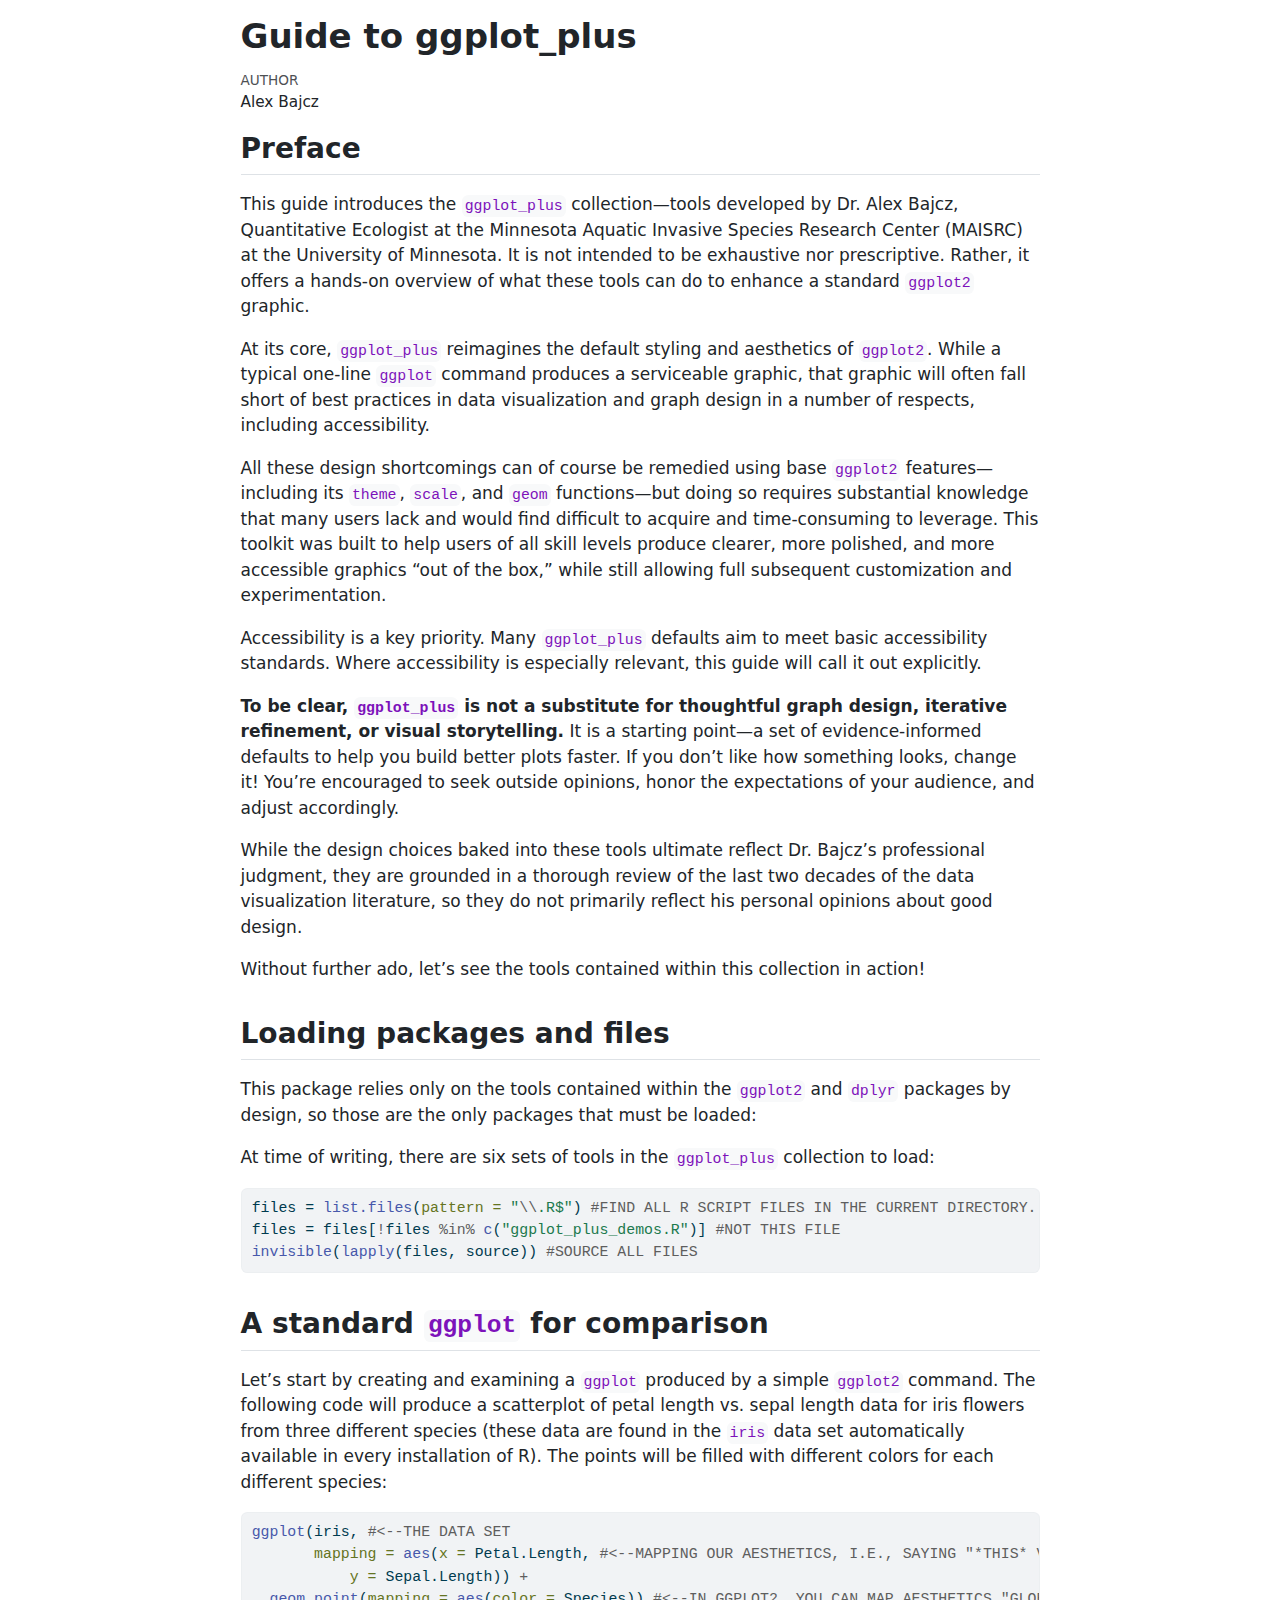
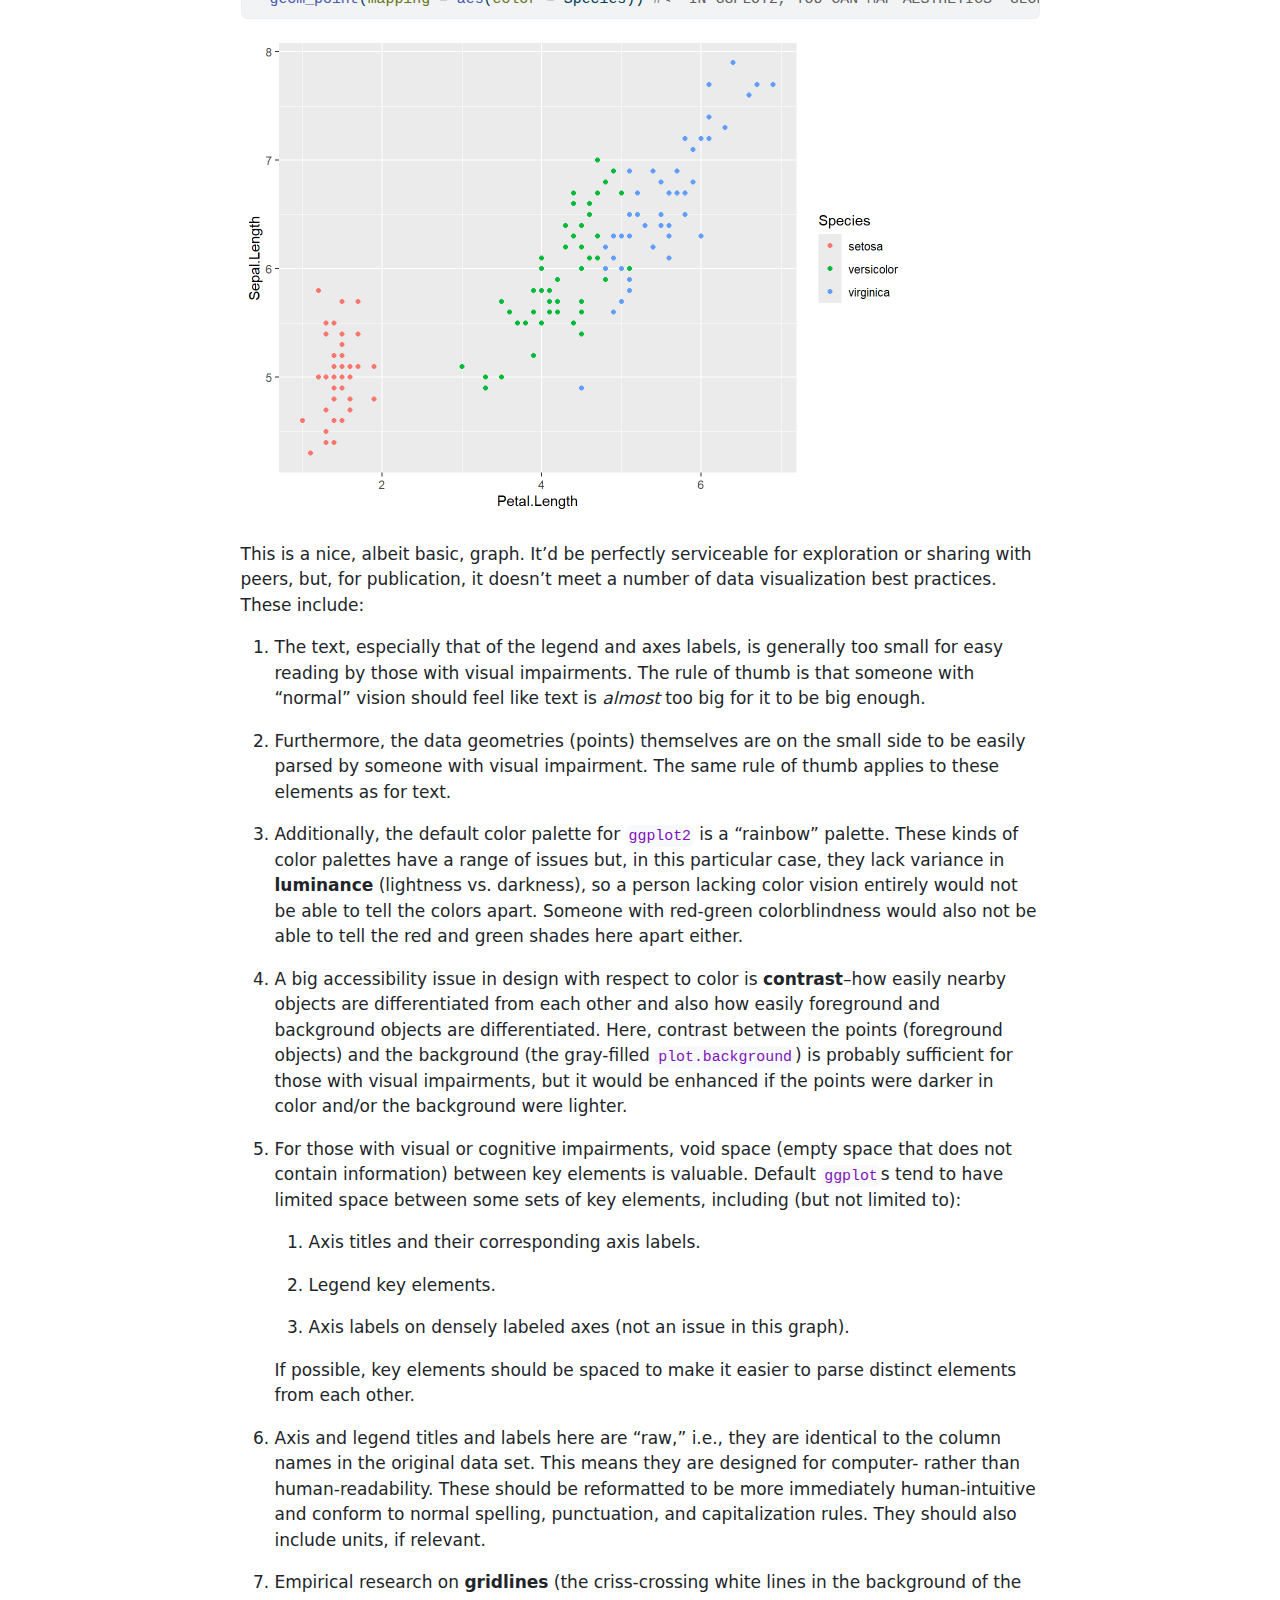
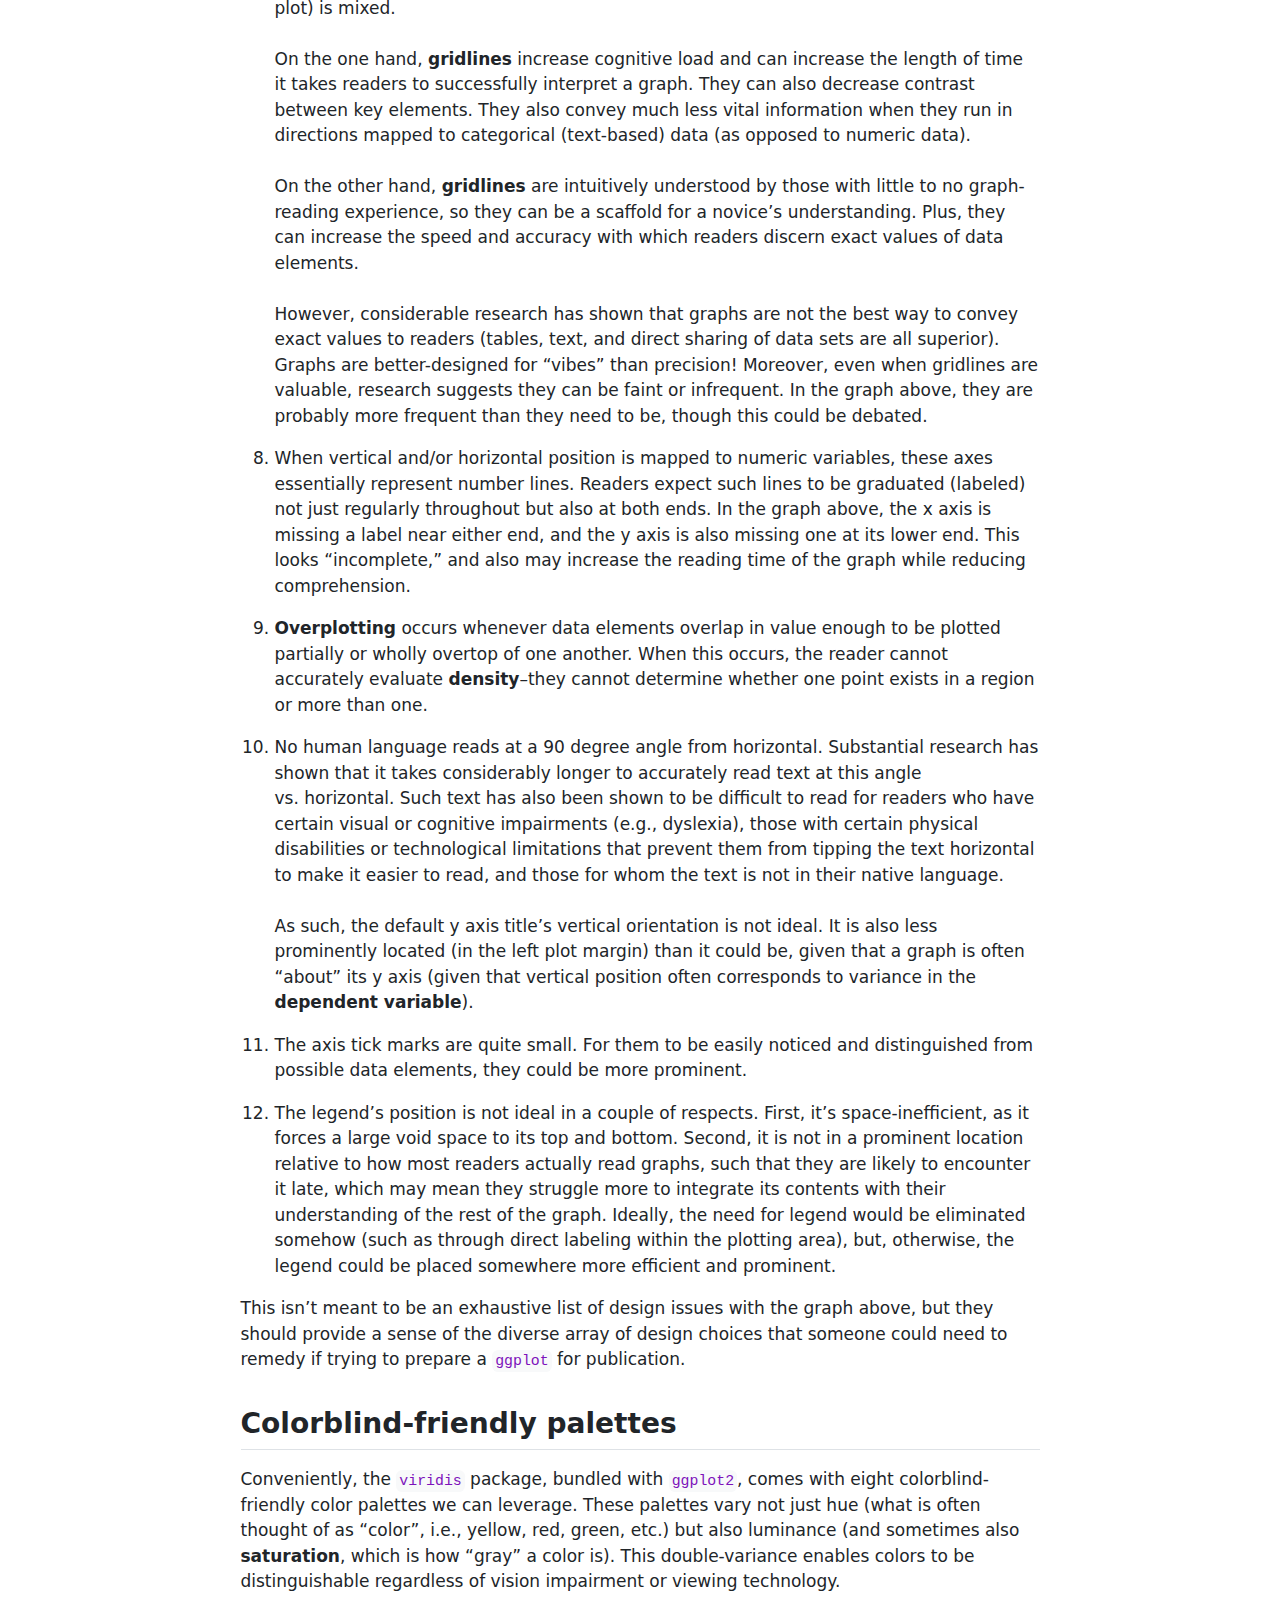
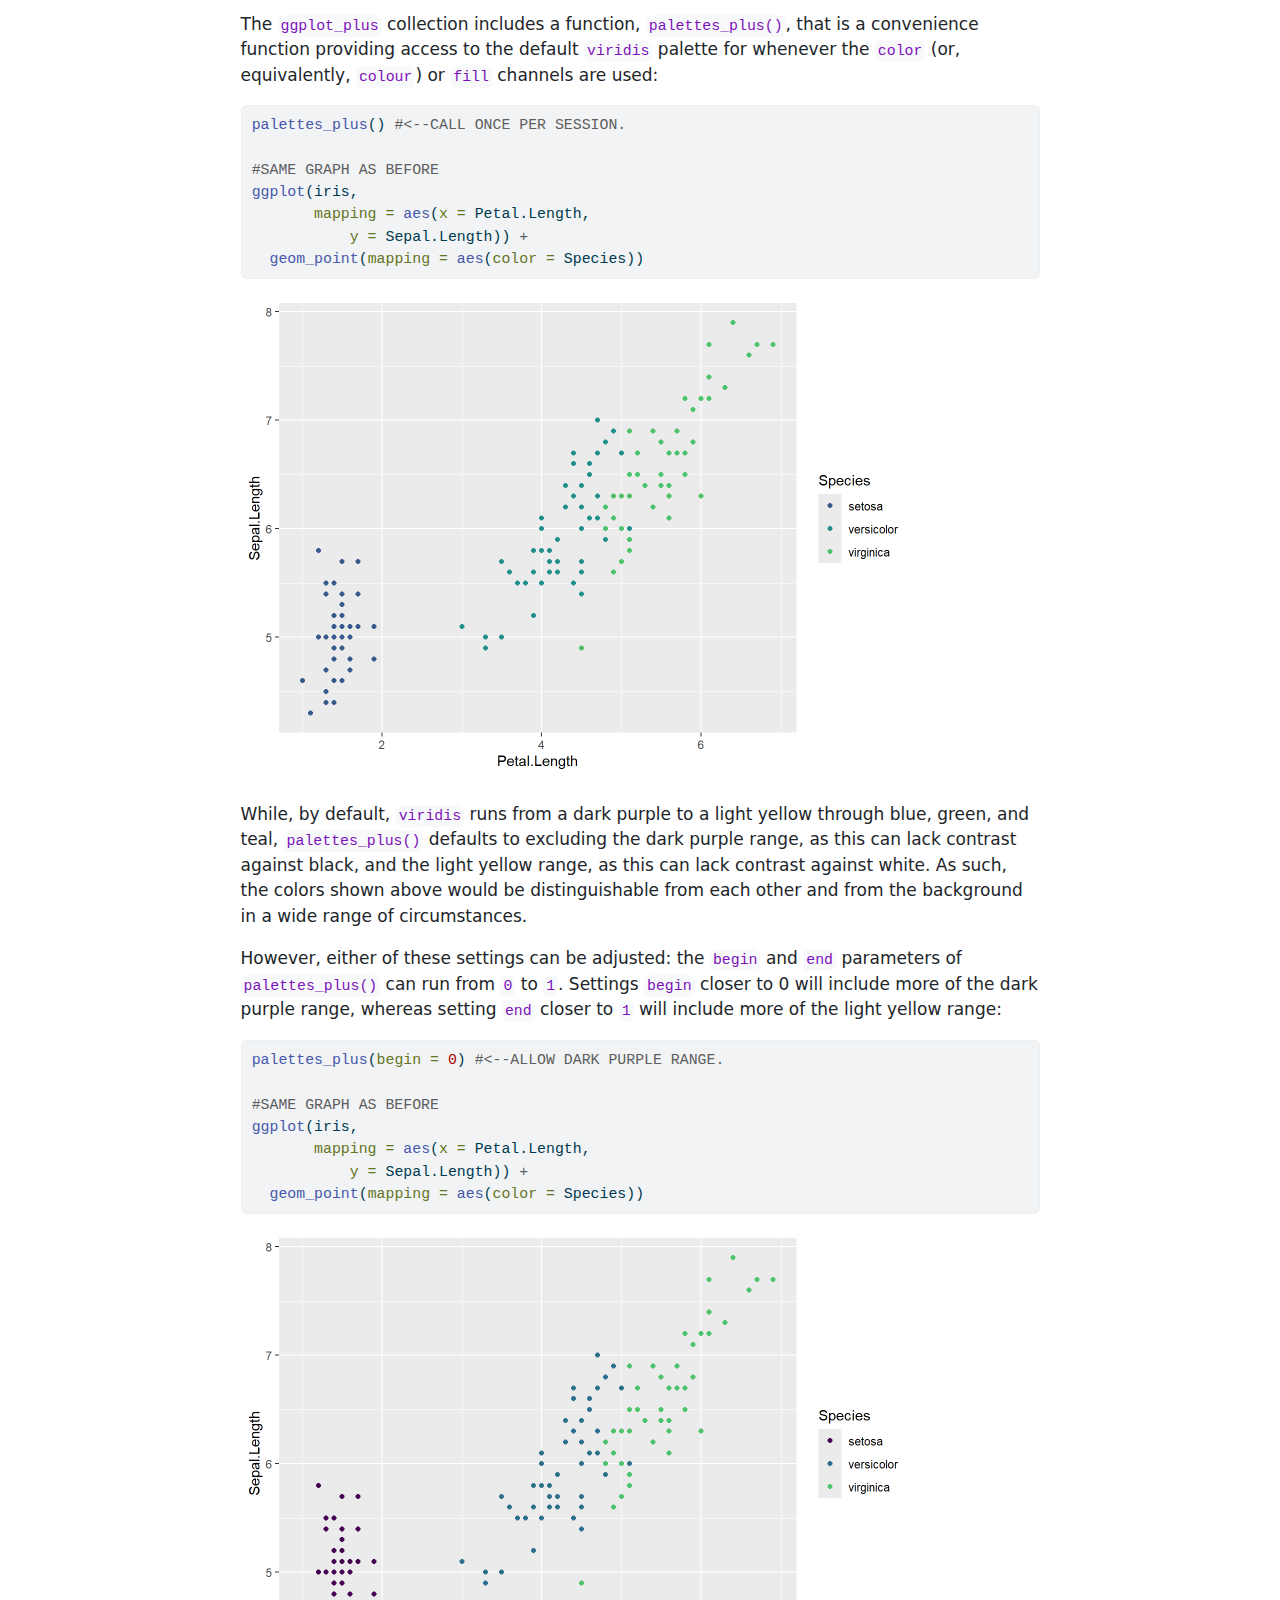
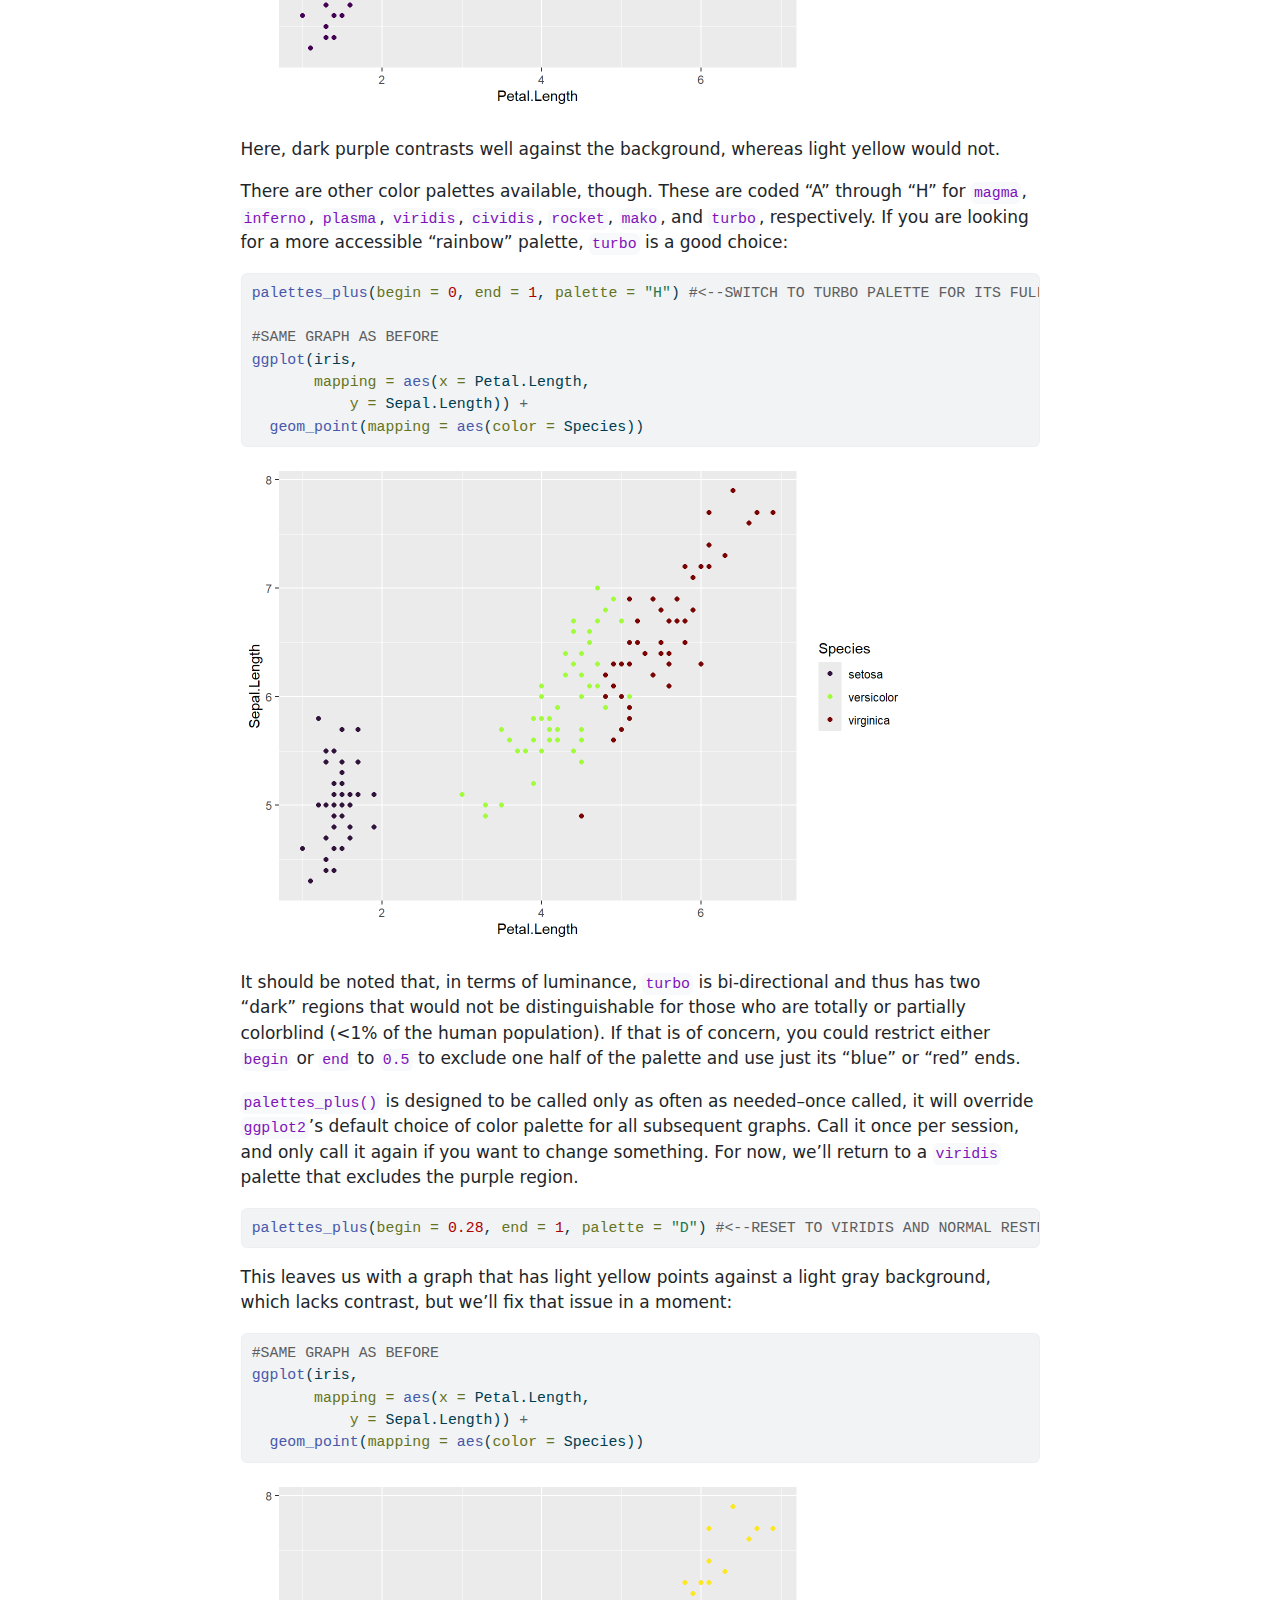
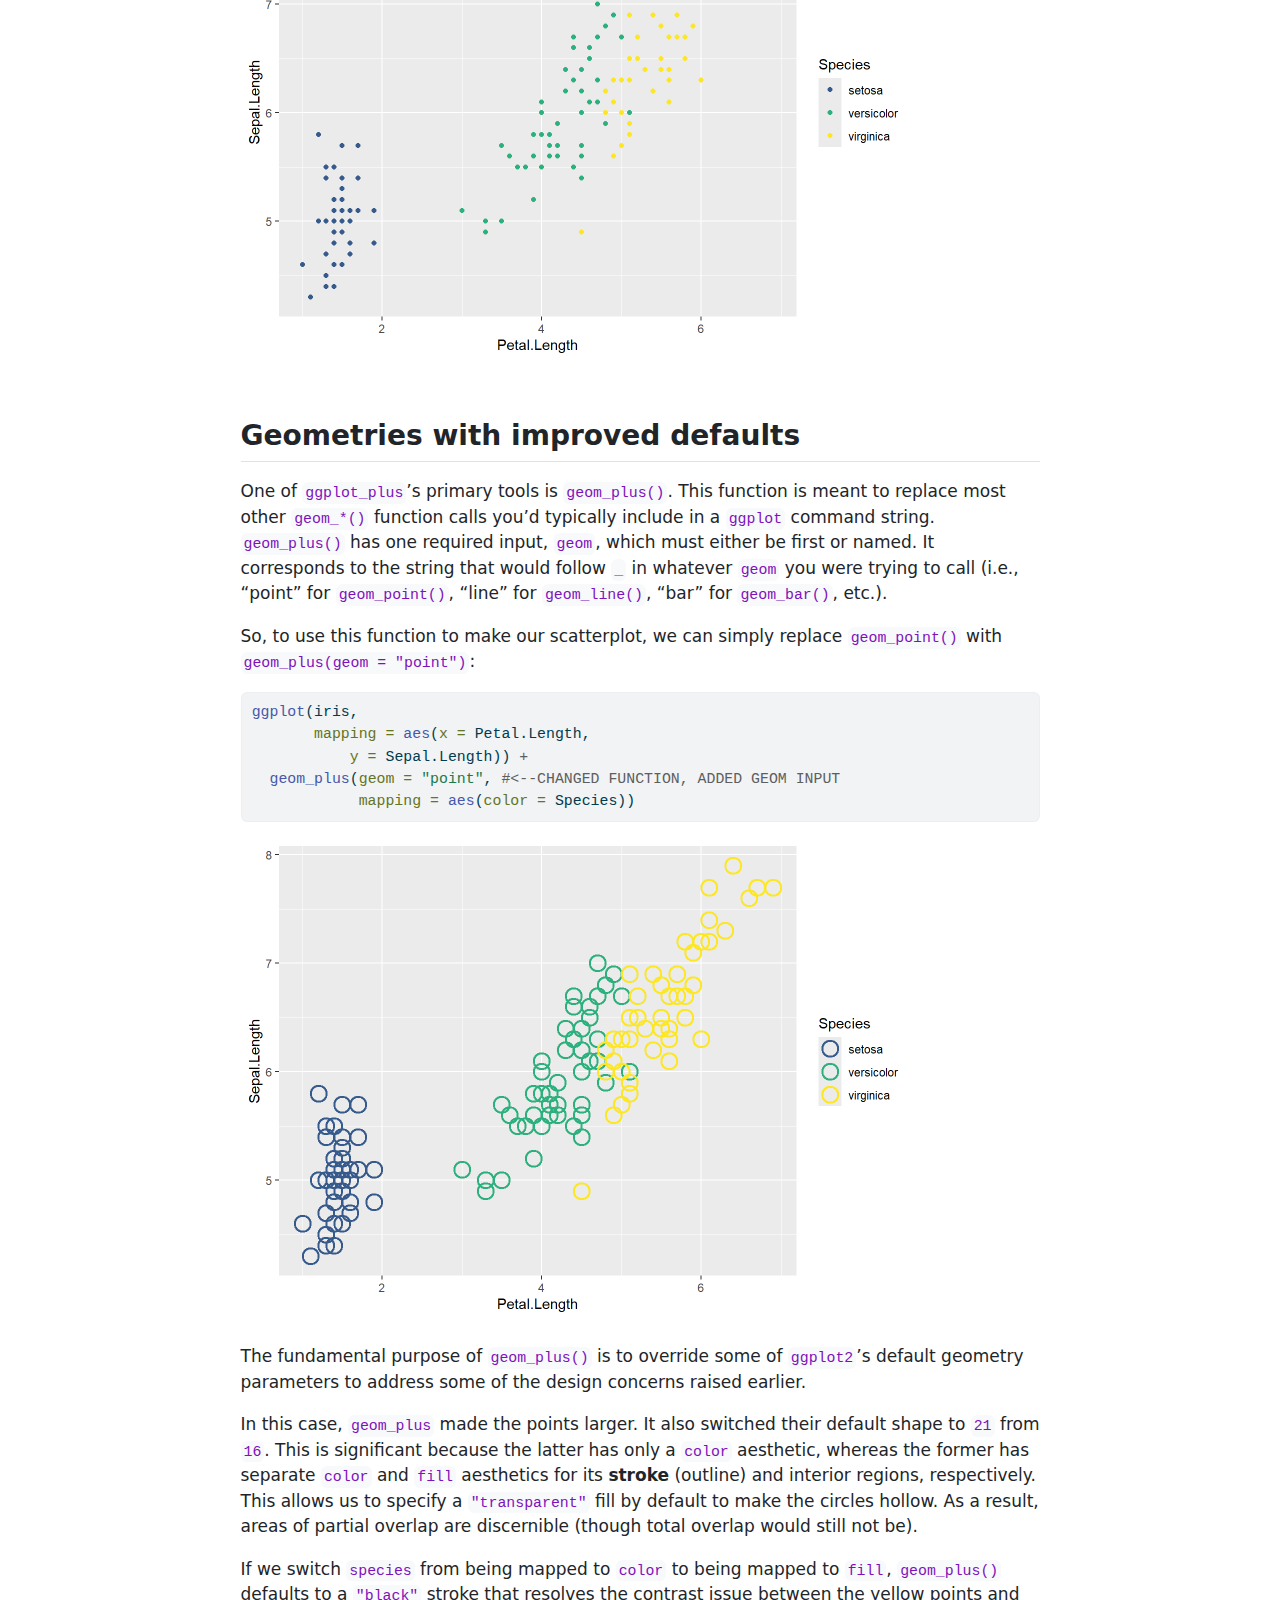
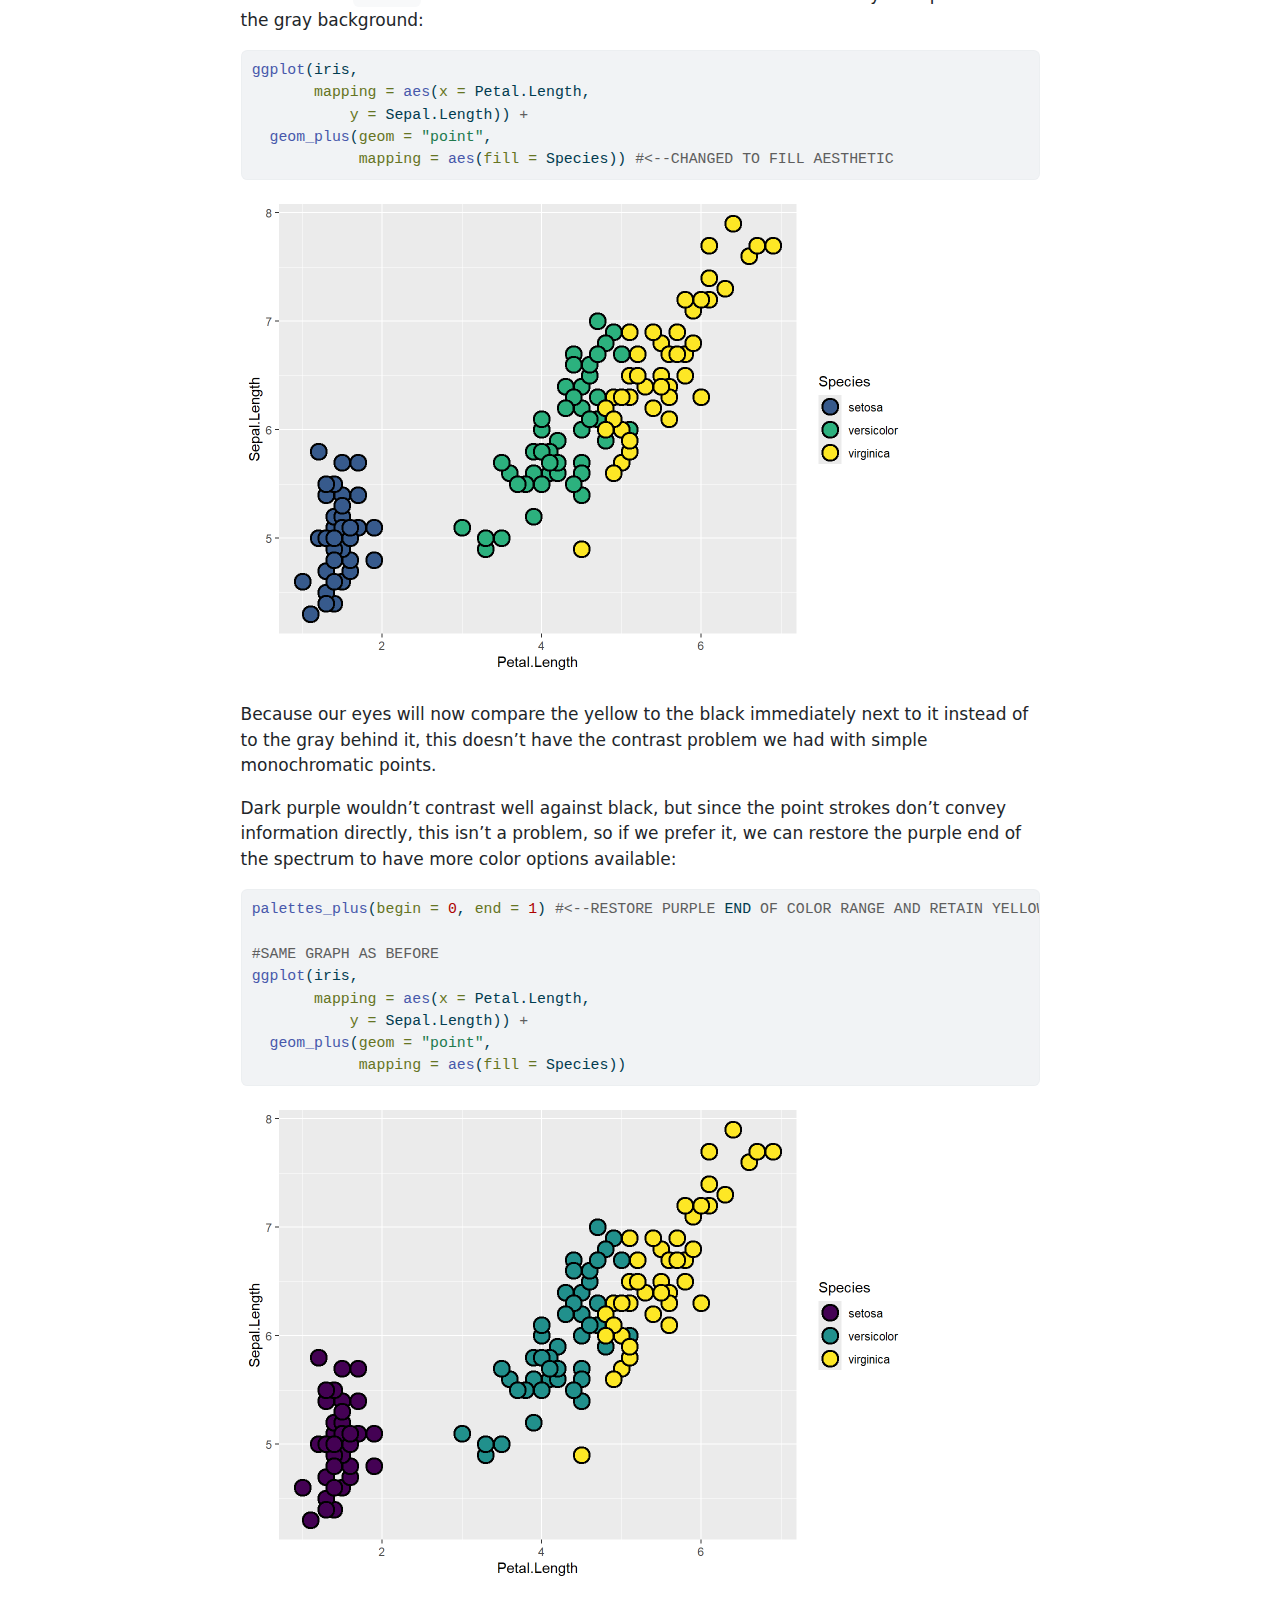
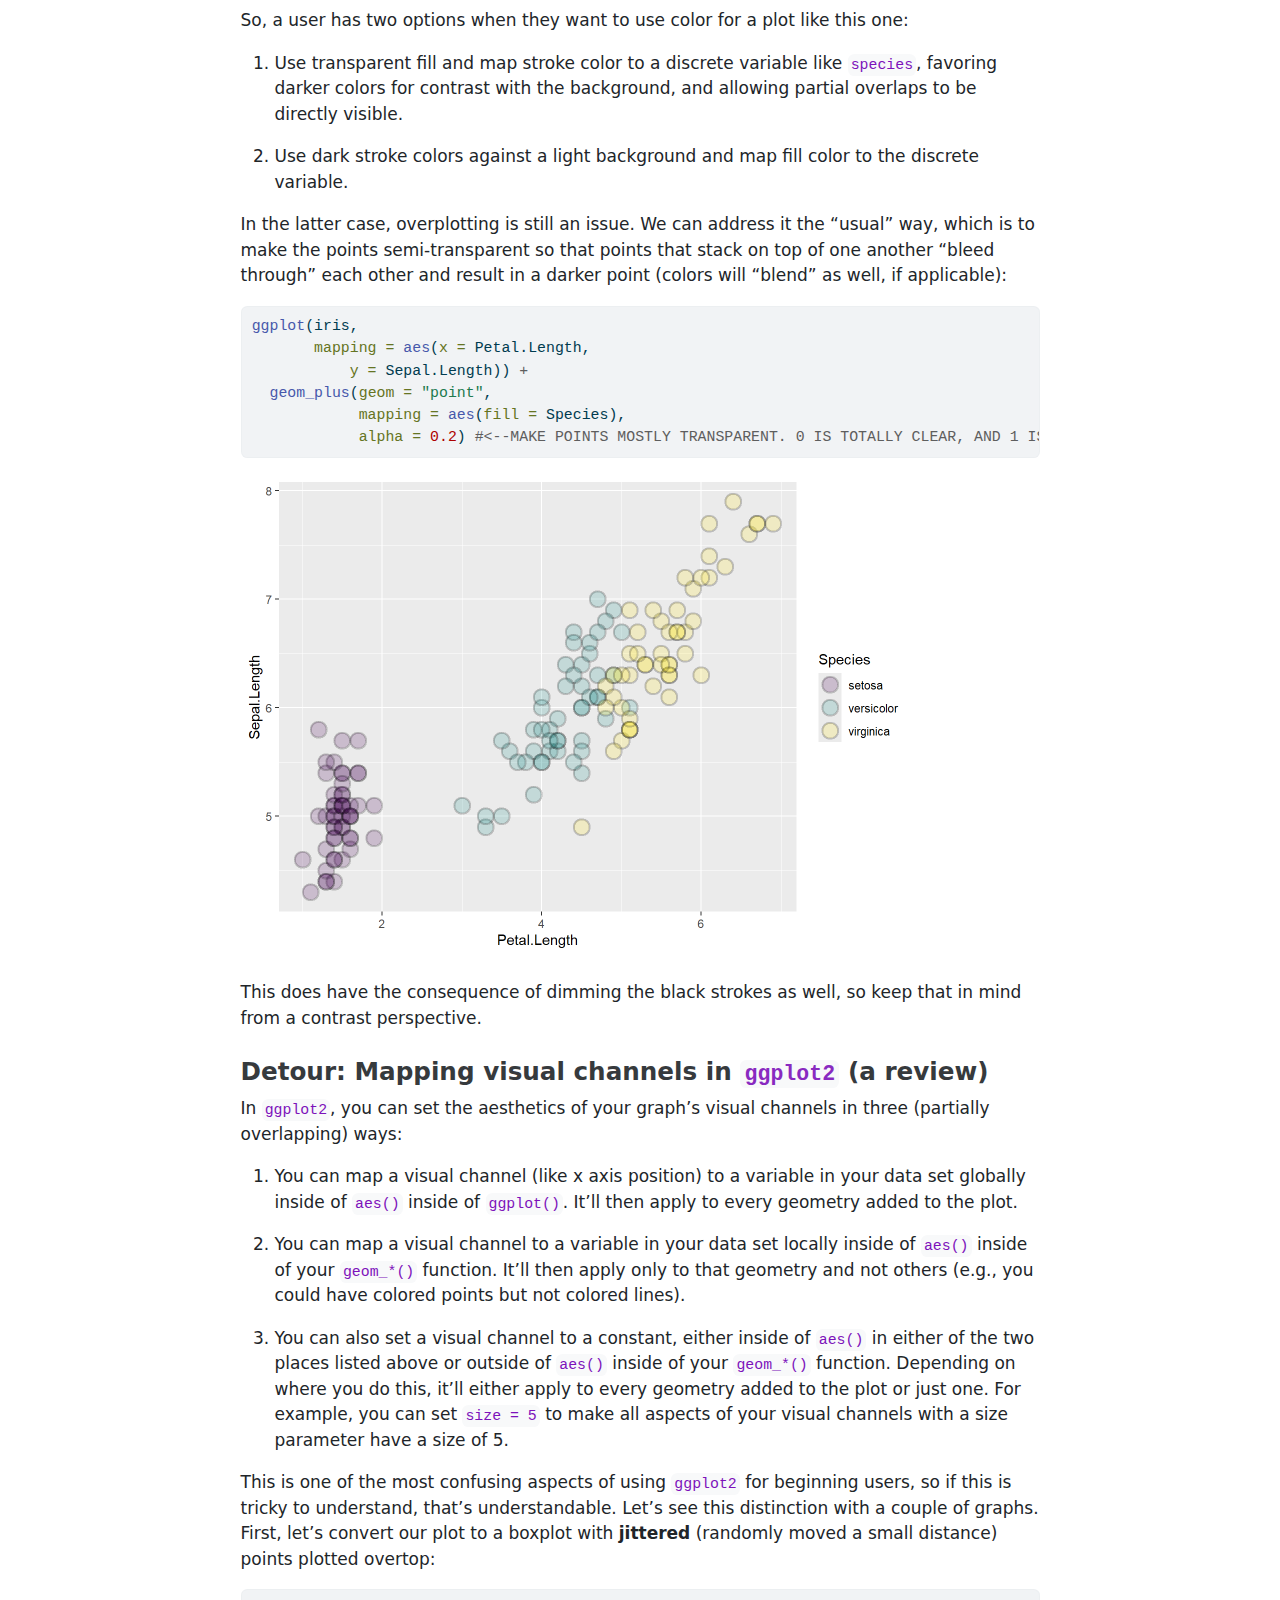
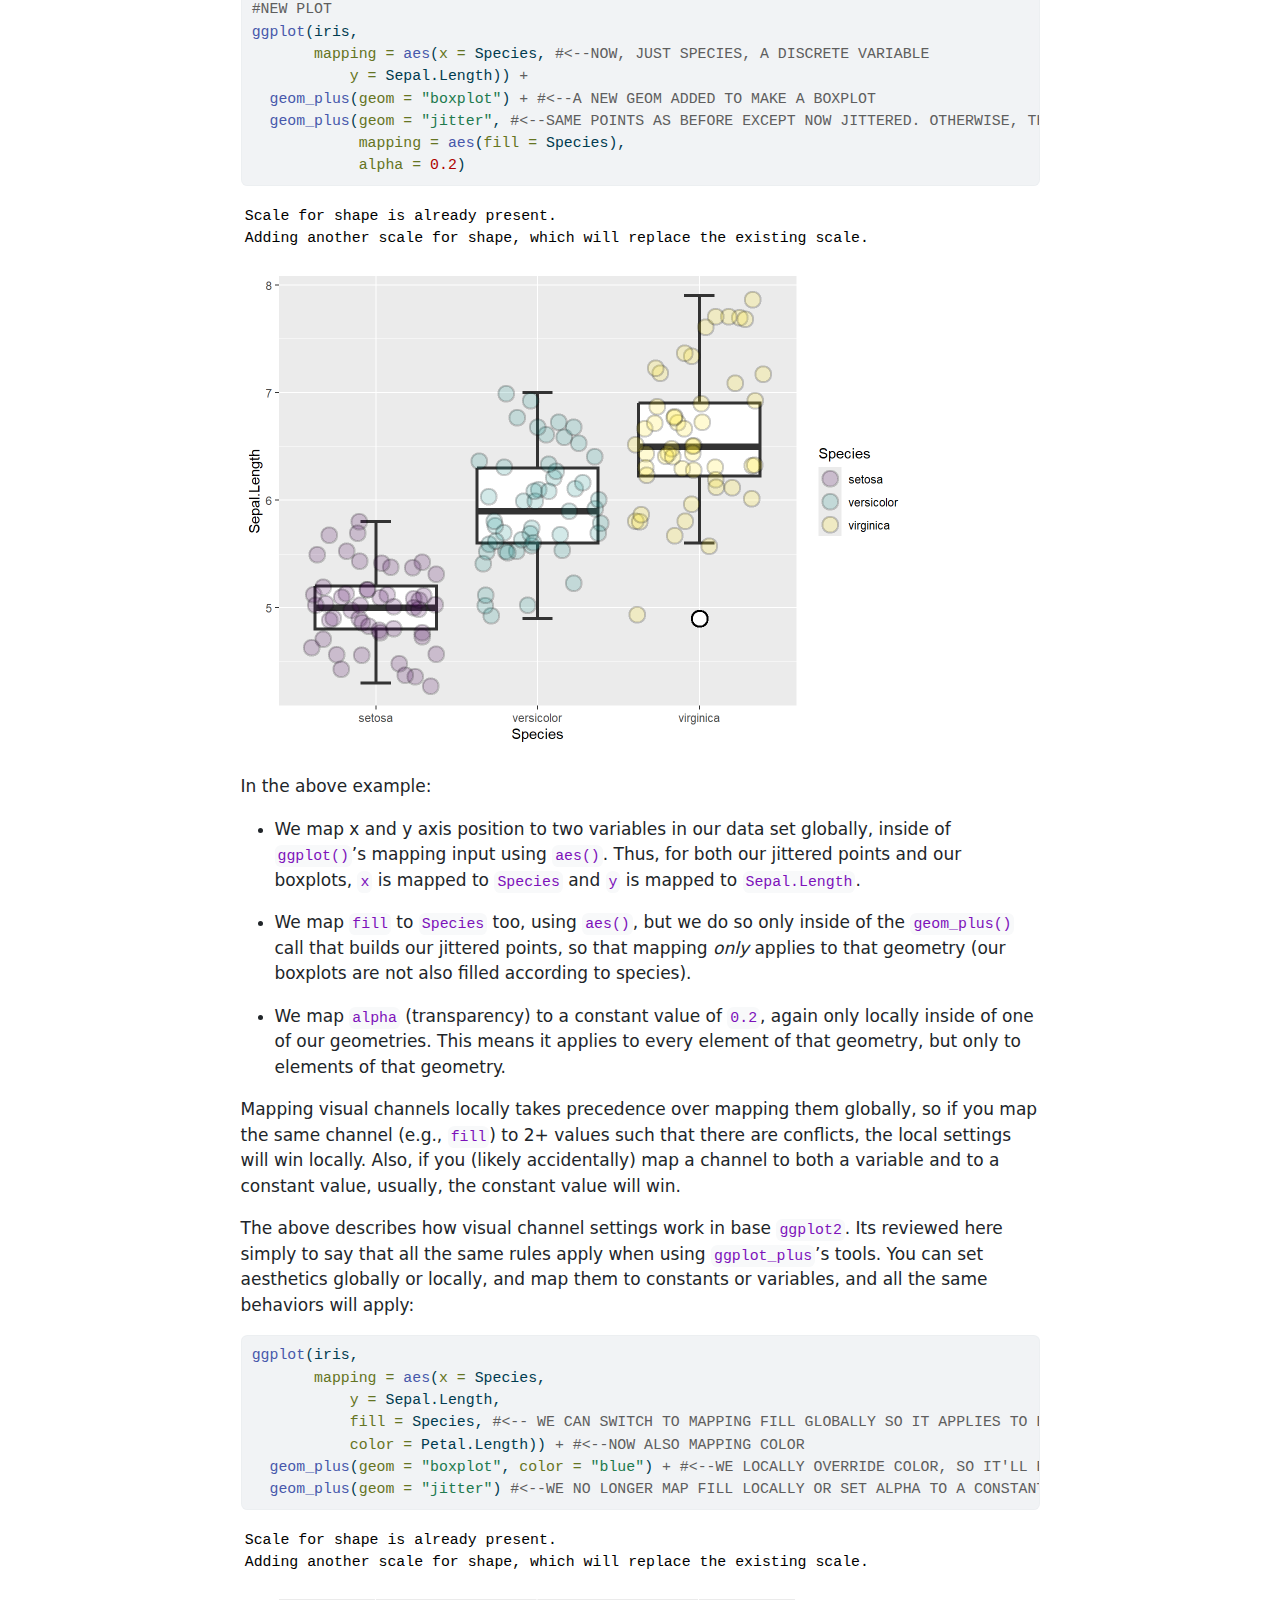
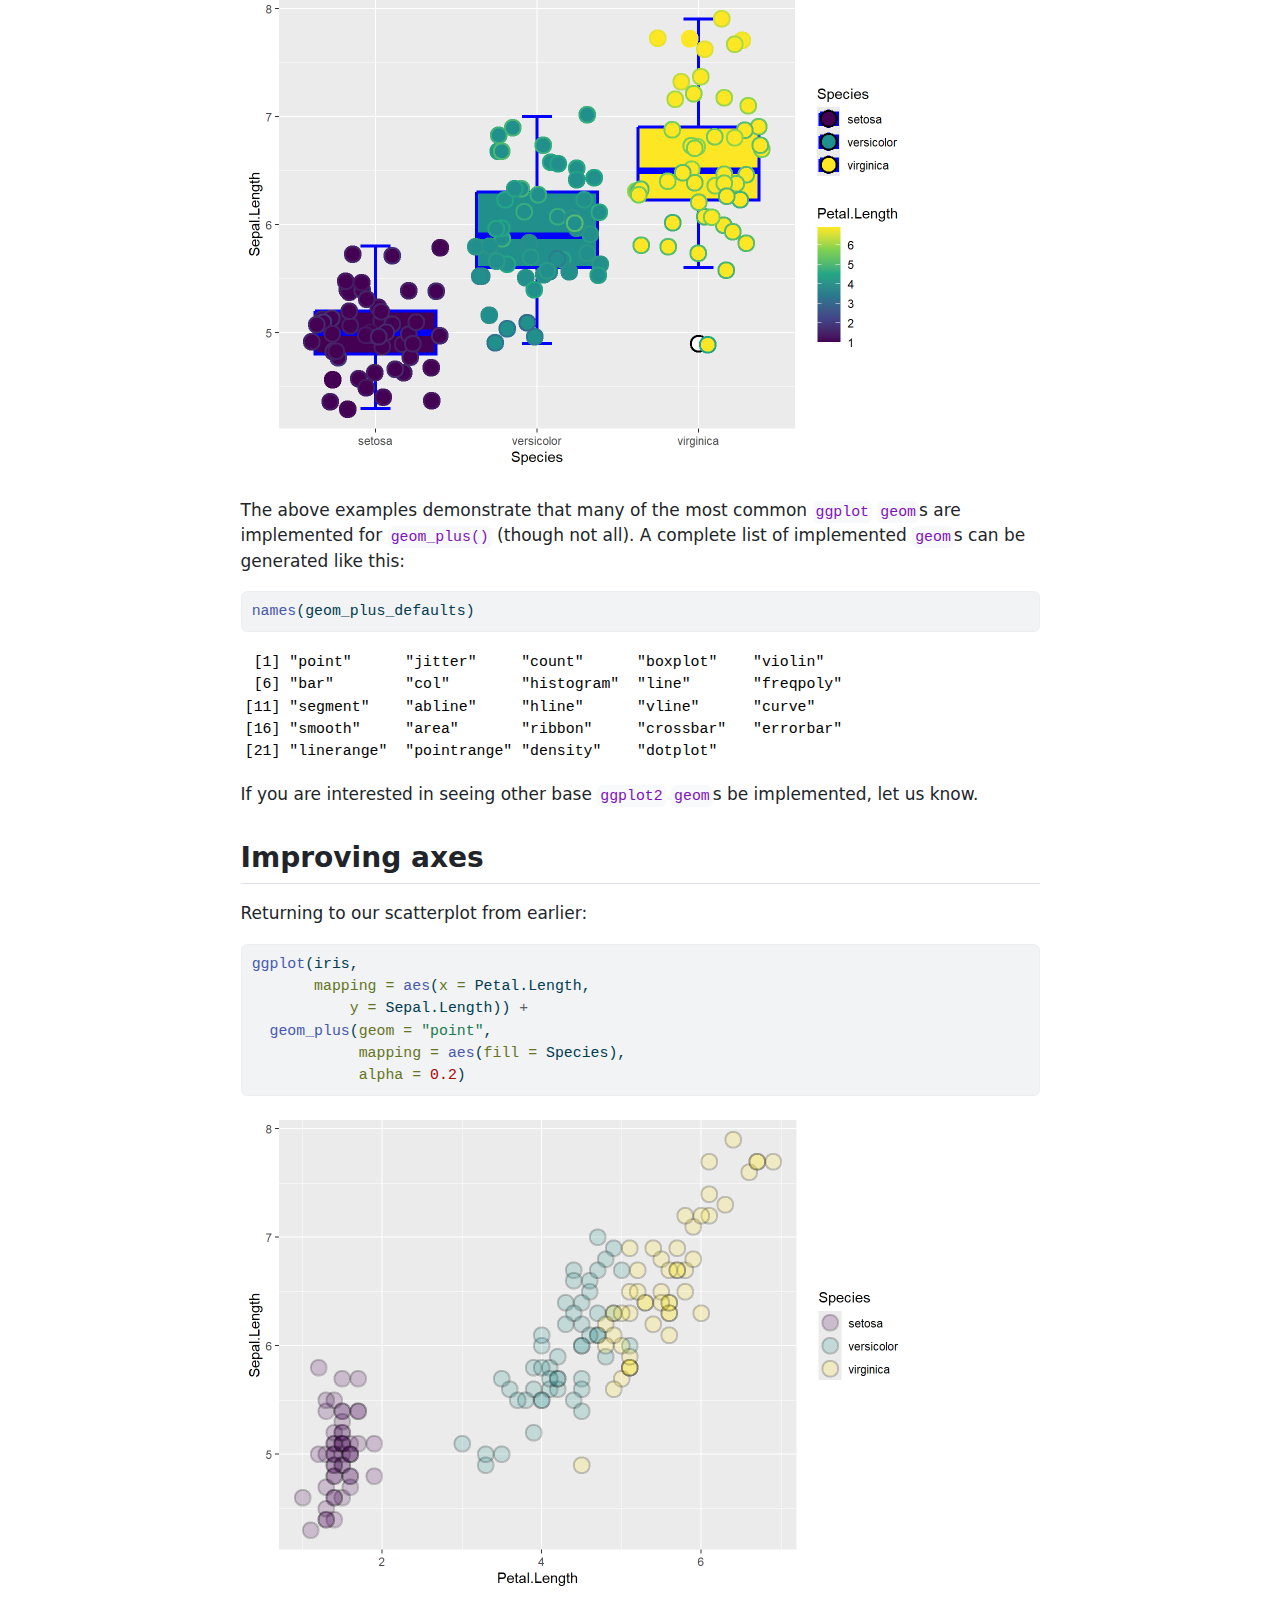
<file: Guide to ggplot_plus.html>
<!DOCTYPE html>
<html xmlns="http://www.w3.org/1999/xhtml" lang="en" xml:lang="en"><head>

<meta charset="utf-8">
<meta name="generator" content="quarto-1.5.57">

<meta name="viewport" content="width=device-width, initial-scale=1.0, user-scalable=yes">

<meta name="author" content="Alex Bajcz">

<title>Guide to ggplot_plus</title>
<style>
code{white-space: pre-wrap;}
span.smallcaps{font-variant: small-caps;}
div.columns{display: flex; gap: min(4vw, 1.5em);}
div.column{flex: auto; overflow-x: auto;}
div.hanging-indent{margin-left: 1.5em; text-indent: -1.5em;}
ul.task-list{list-style: none;}
ul.task-list li input[type="checkbox"] {
  width: 0.8em;
  margin: 0 0.8em 0.2em -1em; /* quarto-specific, see https://github.com/quarto-dev/quarto-cli/issues/4556 */ 
  vertical-align: middle;
}
/* CSS for syntax highlighting */
pre > code.sourceCode { white-space: pre; position: relative; }
pre > code.sourceCode > span { line-height: 1.25; }
pre > code.sourceCode > span:empty { height: 1.2em; }
.sourceCode { overflow: visible; }
code.sourceCode > span { color: inherit; text-decoration: inherit; }
div.sourceCode { margin: 1em 0; }
pre.sourceCode { margin: 0; }
@media screen {
div.sourceCode { overflow: auto; }
}
@media print {
pre > code.sourceCode { white-space: pre-wrap; }
pre > code.sourceCode > span { display: inline-block; text-indent: -5em; padding-left: 5em; }
}
pre.numberSource code
  { counter-reset: source-line 0; }
pre.numberSource code > span
  { position: relative; left: -4em; counter-increment: source-line; }
pre.numberSource code > span > a:first-child::before
  { content: counter(source-line);
    position: relative; left: -1em; text-align: right; vertical-align: baseline;
    border: none; display: inline-block;
    -webkit-touch-callout: none; -webkit-user-select: none;
    -khtml-user-select: none; -moz-user-select: none;
    -ms-user-select: none; user-select: none;
    padding: 0 4px; width: 4em;
  }
pre.numberSource { margin-left: 3em;  padding-left: 4px; }
div.sourceCode
  {   }
@media screen {
pre > code.sourceCode > span > a:first-child::before { text-decoration: underline; }
}
</style>


<script src="Guide to ggplot_plus_files/libs/clipboard/clipboard.min.js"></script>
<script src="Guide to ggplot_plus_files/libs/quarto-html/quarto.js"></script>
<script src="Guide to ggplot_plus_files/libs/quarto-html/popper.min.js"></script>
<script src="Guide to ggplot_plus_files/libs/quarto-html/tippy.umd.min.js"></script>
<script src="Guide to ggplot_plus_files/libs/quarto-html/anchor.min.js"></script>
<link href="Guide to ggplot_plus_files/libs/quarto-html/tippy.css" rel="stylesheet">
<link href="Guide to ggplot_plus_files/libs/quarto-html/quarto-syntax-highlighting.css" rel="stylesheet" id="quarto-text-highlighting-styles">
<script src="Guide to ggplot_plus_files/libs/bootstrap/bootstrap.min.js"></script>
<link href="Guide to ggplot_plus_files/libs/bootstrap/bootstrap-icons.css" rel="stylesheet">
<link href="Guide to ggplot_plus_files/libs/bootstrap/bootstrap.min.css" rel="stylesheet" id="quarto-bootstrap" data-mode="light">


</head>

<body class="fullcontent">

<div id="quarto-content" class="page-columns page-rows-contents page-layout-article">

<main class="content" id="quarto-document-content">

<header id="title-block-header" class="quarto-title-block default">
<div class="quarto-title">
<h1 class="title">Guide to ggplot_plus</h1>
</div>



<div class="quarto-title-meta">

    <div>
    <div class="quarto-title-meta-heading">Author</div>
    <div class="quarto-title-meta-contents">
             <p>Alex Bajcz </p>
          </div>
  </div>
    
  
    
  </div>
  


</header>


<section id="preface" class="level2">
<h2 class="anchored" data-anchor-id="preface">Preface</h2>
<p>This guide introduces the <code>ggplot_plus</code> collection—tools developed by Dr.&nbsp;Alex Bajcz, Quantitative Ecologist at the Minnesota Aquatic Invasive Species Research Center (MAISRC) at the University of Minnesota. It is not intended to be exhaustive nor prescriptive. Rather, it offers a hands-on overview of what these tools can do to enhance a standard <code>ggplot2</code> graphic.</p>
<p>At its core, <code>ggplot_plus</code> reimagines the default styling and aesthetics of <code>ggplot2</code>. While a typical one-line <code>ggplot</code> command produces a serviceable graphic, that graphic will often fall short of best practices in data visualization and graph design in a number of respects, including accessibility.</p>
<p>All these design shortcomings can of course be remedied using base <code>ggplot2</code> features—including its <code>theme</code>, <code>scale</code>, and <code>geom</code> functions—but doing so requires substantial knowledge that many users lack and would find difficult to acquire and time-consuming to leverage. This toolkit was built to help users of all skill levels produce clearer, more polished, and more accessible graphics “out of the box,” while still allowing full subsequent customization and experimentation.</p>
<p>Accessibility is a key priority. Many <code>ggplot_plus</code> defaults aim to meet basic accessibility standards. Where accessibility is especially relevant, this guide will call it out explicitly.</p>
<p><strong>To be clear, <code>ggplot_plus</code> is not a substitute for thoughtful graph design, iterative refinement, or visual storytelling.</strong> It is a starting point—a set of evidence-informed defaults to help you build better plots faster. If you don’t like how something looks, change it! You’re encouraged to seek outside opinions, honor the expectations of your audience, and adjust accordingly.</p>
<p>While the design choices baked into these tools ultimate reflect Dr.&nbsp;Bajcz’s professional judgment, they are grounded in a thorough review of the last two decades of the data visualization literature, so they do not primarily reflect his personal opinions about good design.</p>
<p>Without further ado, let’s see the tools contained within this collection in action!</p>
</section>
<section id="loading-packages-and-files" class="level2">
<h2 class="anchored" data-anchor-id="loading-packages-and-files">Loading packages and files</h2>
<p>This package relies only on the tools contained within the <code>ggplot2</code> and <code>dplyr</code> packages by design, so those are the only packages that must be loaded:</p>
<p>At time of writing, there are six sets of tools in the <code>ggplot_plus</code> collection to load:</p>
<div class="cell">
<div class="sourceCode cell-code" id="cb1"><pre class="sourceCode r code-with-copy"><code class="sourceCode r"><span id="cb1-1"><a href="#cb1-1" aria-hidden="true" tabindex="-1"></a>files <span class="ot">=</span> <span class="fu">list.files</span>(<span class="at">pattern =</span> <span class="st">"</span><span class="sc">\\</span><span class="st">.R$"</span>) <span class="co">#FIND ALL R SCRIPT FILES IN THE CURRENT DIRECTORY.</span></span>
<span id="cb1-2"><a href="#cb1-2" aria-hidden="true" tabindex="-1"></a>files <span class="ot">=</span> files[<span class="sc">!</span>files <span class="sc">%in%</span> <span class="fu">c</span>(<span class="st">"ggplot_plus_demos.R"</span>)] <span class="co">#NOT THIS FILE</span></span>
<span id="cb1-3"><a href="#cb1-3" aria-hidden="true" tabindex="-1"></a><span class="fu">invisible</span>(<span class="fu">lapply</span>(files, source)) <span class="co">#SOURCE ALL FILES</span></span></code><button title="Copy to Clipboard" class="code-copy-button"><i class="bi"></i></button></pre></div>
</div>
</section>
<section id="a-standard-ggplot-for-comparison" class="level2">
<h2 class="anchored" data-anchor-id="a-standard-ggplot-for-comparison">A standard <code>ggplot</code> for comparison</h2>
<p>Let’s start by creating and examining a <code>ggplot</code> produced by a simple <code>ggplot2</code> command. The following code will produce a scatterplot of petal length vs.&nbsp;sepal length data for iris flowers from three different species (these data are found in the <code>iris</code> data set automatically available in every installation of R). The points will be filled with different colors for each different species:</p>
<div class="cell">
<div class="sourceCode cell-code" id="cb2"><pre class="sourceCode r code-with-copy"><code class="sourceCode r"><span id="cb2-1"><a href="#cb2-1" aria-hidden="true" tabindex="-1"></a><span class="fu">ggplot</span>(iris, <span class="co">#&lt;--THE DATA SET</span></span>
<span id="cb2-2"><a href="#cb2-2" aria-hidden="true" tabindex="-1"></a>       <span class="at">mapping =</span> <span class="fu">aes</span>(<span class="at">x =</span> Petal.Length, <span class="co">#&lt;--MAPPING OUR AESTHETICS, I.E., SAYING "*THIS* VARIABLE IN THE DATA SET SHOULD USE *THAT* VISUAL CHANNEL IN THE GRAPH". HERE, WE'RE SAYING MAP PETAL LENGTH TO HORIZONTAL POSITION AND SEPAL LENGTH TO VERTICAL POSITION.</span></span>
<span id="cb2-3"><a href="#cb2-3" aria-hidden="true" tabindex="-1"></a>           <span class="at">y =</span> Sepal.Length)) <span class="sc">+</span></span>
<span id="cb2-4"><a href="#cb2-4" aria-hidden="true" tabindex="-1"></a>  <span class="fu">geom_point</span>(<span class="at">mapping =</span> <span class="fu">aes</span>(<span class="at">color =</span> Species)) <span class="co">#&lt;--IN GGPLOT2, YOU CAN MAP AESTHETICS "GLOBALLY" INSIDE ggplot(), WHERE THEY WILL APPLY TO EVERY GEOMETRY, OR "LOCALLY" INSIDE A geom_*() FUNCTION, WHERE THEY WILL ONLY APPLY TO THAT GEOMETRY. A GEOMETRY IS A WAY OF REPRESENTING DATA--HERE, POINTS FOR A SCATTERPLOT. </span></span></code><button title="Copy to Clipboard" class="code-copy-button"><i class="bi"></i></button></pre></div>
<div class="cell-output-display">
<div>
<figure class="figure">
<p><img src="Guide-to-ggplot_plus_files/figure-html/basic%20iris%20scatter-1.png" class="img-fluid figure-img" width="672"></p>
</figure>
</div>
</div>
</div>
<p>This is a nice, albeit basic, graph. It’d be perfectly serviceable for exploration or sharing with peers, but, for publication, it doesn’t meet a number of data visualization best practices. These include:</p>
<ol type="1">
<li><p>The text, especially that of the legend and axes labels, is generally too small for easy reading by those with visual impairments. The rule of thumb is that someone with “normal” vision should feel like text is <em>almost</em> too big for it to be big enough.</p></li>
<li><p>Furthermore, the data geometries (points) themselves are on the small side to be easily parsed by someone with visual impairment. The same rule of thumb applies to these elements as for text.</p></li>
<li><p>Additionally, the default color palette for <code>ggplot2</code> is a “rainbow” palette. These kinds of color palettes have a range of issues but, in this particular case, they lack variance in <strong>luminance</strong> (lightness vs.&nbsp;darkness), so a person lacking color vision entirely would not be able to tell the colors apart. Someone with red-green colorblindness would also not be able to tell the red and green shades here apart either.</p></li>
<li><p>A big accessibility issue in design with respect to color is <strong>contrast</strong>–how easily nearby objects are differentiated from each other and also how easily foreground and background objects are differentiated. Here, contrast between the points (foreground objects) and the background (the gray-filled <code>plot.background</code>) is probably sufficient for those with visual impairments, but it would be enhanced if the points were darker in color and/or the background were lighter.</p></li>
<li><p>For those with visual or cognitive impairments, void space (empty space that does not contain information) between key elements is valuable. Default <code>ggplot</code>s tend to have limited space between some sets of key elements, including (but not limited to):</p>
<ol type="1">
<li><p>Axis titles and their corresponding axis labels.</p></li>
<li><p>Legend key elements.</p></li>
<li><p>Axis labels on densely labeled axes (not an issue in this graph).</p></li>
</ol>
<p>If possible, key elements should be spaced to make it easier to parse distinct elements from each other.</p></li>
<li><p>Axis and legend titles and labels here are “raw,” i.e., they are identical to the column names in the original data set. This means they are designed for computer- rather than human-readability. These should be reformatted to be more immediately human-intuitive and conform to normal spelling, punctuation, and capitalization rules. They should also include units, if relevant.</p></li>
<li><p>Empirical research on <strong>gridlines</strong> (the criss-crossing white lines in the background of the plot) is mixed.<br>
<br>
On the one hand, <strong>gridlines</strong> increase cognitive load and can increase the length of time it takes readers to successfully interpret a graph. They can also decrease contrast between key elements. They also convey much less vital information when they run in directions mapped to categorical (text-based) data (as opposed to numeric data).<br>
<br>
On the other hand, <strong>gridlines</strong> are intuitively understood by those with little to no graph-reading experience, so they can be a scaffold for a novice’s understanding. Plus, they can increase the speed and accuracy with which readers discern exact values of data elements.<br>
<br>
However, considerable research has shown that graphs are not the best way to convey exact values to readers (tables, text, and direct sharing of data sets are all superior). Graphs are better-designed for “vibes” than precision! Moreover, even when gridlines are valuable, research suggests they can be faint or infrequent. In the graph above, they are probably more frequent than they need to be, though this could be debated.</p></li>
<li><p>When vertical and/or horizontal position is mapped to numeric variables, these axes essentially represent number lines. Readers expect such lines to be graduated (labeled) not just regularly throughout but also at both ends. In the graph above, the x axis is missing a label near either end, and the y axis is also missing one at its lower end. This looks “incomplete,” and also may increase the reading time of the graph while reducing comprehension.</p></li>
<li><p><strong>Overplotting</strong> occurs whenever data elements overlap in value enough to be plotted partially or wholly overtop of one another. When this occurs, the reader cannot accurately evaluate <strong>density</strong>–they cannot determine whether one point exists in a region or more than one.</p></li>
<li><p>No human language reads at a 90 degree angle from horizontal. Substantial research has shown that it takes considerably longer to accurately read text at this angle vs.&nbsp;horizontal. Such text has also been shown to be difficult to read for readers who have certain visual or cognitive impairments (e.g., dyslexia), those with certain physical disabilities or technological limitations that prevent them from tipping the text horizontal to make it easier to read, and those for whom the text is not in their native language.<br>
<br>
As such, the default y axis title’s vertical orientation is not ideal. It is also less prominently located (in the left plot margin) than it could be, given that a graph is often “about” its y axis (given that vertical position often corresponds to variance in the <strong>dependent variable</strong>).</p></li>
<li><p>The axis tick marks are quite small. For them to be easily noticed and distinguished from possible data elements, they could be more prominent.</p></li>
<li><p>The legend’s position is not ideal in a couple of respects. First, it’s space-inefficient, as it forces a large void space to its top and bottom. Second, it is not in a prominent location relative to how most readers actually read graphs, such that they are likely to encounter it late, which may mean they struggle more to integrate its contents with their understanding of the rest of the graph. Ideally, the need for legend would be eliminated somehow (such as through direct labeling within the plotting area), but, otherwise, the legend could be placed somewhere more efficient and prominent.</p></li>
</ol>
<p>This isn’t meant to be an exhaustive list of design issues with the graph above, but they should provide a sense of the diverse array of design choices that someone could need to remedy if trying to prepare a <code>ggplot</code> for publication.</p>
</section>
<section id="colorblind-friendly-palettes" class="level2">
<h2 class="anchored" data-anchor-id="colorblind-friendly-palettes">Colorblind-friendly palettes</h2>
<p>Conveniently, the <code>viridis</code> package, bundled with <code>ggplot2</code>, comes with eight colorblind-friendly color palettes we can leverage. These palettes vary not just hue (what is often thought of as “color”, i.e., yellow, red, green, etc.) but also luminance (and sometimes also <strong>saturation</strong>, which is how “gray” a color is). This double-variance enables colors to be distinguishable regardless of vision impairment or viewing technology.</p>
<p>The <code>ggplot_plus</code> collection includes a function, <code>palettes_plus()</code>, that is a convenience function providing access to the default <code>viridis</code> palette for whenever the <code>color</code> (or, equivalently, <code>colour</code>) or <code>fill</code> channels are used:</p>
<div class="cell">
<div class="sourceCode cell-code" id="cb3"><pre class="sourceCode r code-with-copy"><code class="sourceCode r"><span id="cb3-1"><a href="#cb3-1" aria-hidden="true" tabindex="-1"></a><span class="fu">palettes_plus</span>() <span class="co">#&lt;--CALL ONCE PER SESSION.</span></span>
<span id="cb3-2"><a href="#cb3-2" aria-hidden="true" tabindex="-1"></a></span>
<span id="cb3-3"><a href="#cb3-3" aria-hidden="true" tabindex="-1"></a><span class="co">#SAME GRAPH AS BEFORE</span></span>
<span id="cb3-4"><a href="#cb3-4" aria-hidden="true" tabindex="-1"></a><span class="fu">ggplot</span>(iris,</span>
<span id="cb3-5"><a href="#cb3-5" aria-hidden="true" tabindex="-1"></a>       <span class="at">mapping =</span> <span class="fu">aes</span>(<span class="at">x =</span> Petal.Length, </span>
<span id="cb3-6"><a href="#cb3-6" aria-hidden="true" tabindex="-1"></a>           <span class="at">y =</span> Sepal.Length)) <span class="sc">+</span></span>
<span id="cb3-7"><a href="#cb3-7" aria-hidden="true" tabindex="-1"></a>  <span class="fu">geom_point</span>(<span class="at">mapping =</span> <span class="fu">aes</span>(<span class="at">color =</span> Species))</span></code><button title="Copy to Clipboard" class="code-copy-button"><i class="bi"></i></button></pre></div>
<div class="cell-output-display">
<div>
<figure class="figure">
<p><img src="Guide-to-ggplot_plus_files/figure-html/palettes%20plus-1.png" class="img-fluid figure-img" width="672"></p>
</figure>
</div>
</div>
</div>
<p>While, by default, <code>viridis</code> runs from a dark purple to a light yellow through blue, green, and teal, <code>palettes_plus()</code> defaults to excluding the dark purple range, as this can lack contrast against black, and the light yellow range, as this can lack contrast against white. As such, the colors shown above would be distinguishable from each other and from the background in a wide range of circumstances.</p>
<p>However, either of these settings can be adjusted: the <code>begin</code> and <code>end</code> parameters of <code>palettes_plus()</code> can run from <code>0</code> to <code>1</code>. Settings <code>begin</code> closer to 0 will include more of the dark purple range, whereas setting <code>end</code> closer to <code>1</code> will include more of the light yellow range:</p>
<div class="cell">
<div class="sourceCode cell-code" id="cb4"><pre class="sourceCode r code-with-copy"><code class="sourceCode r"><span id="cb4-1"><a href="#cb4-1" aria-hidden="true" tabindex="-1"></a><span class="fu">palettes_plus</span>(<span class="at">begin =</span> <span class="dv">0</span>) <span class="co">#&lt;--ALLOW DARK PURPLE RANGE.</span></span>
<span id="cb4-2"><a href="#cb4-2" aria-hidden="true" tabindex="-1"></a></span>
<span id="cb4-3"><a href="#cb4-3" aria-hidden="true" tabindex="-1"></a><span class="co">#SAME GRAPH AS BEFORE</span></span>
<span id="cb4-4"><a href="#cb4-4" aria-hidden="true" tabindex="-1"></a><span class="fu">ggplot</span>(iris,</span>
<span id="cb4-5"><a href="#cb4-5" aria-hidden="true" tabindex="-1"></a>       <span class="at">mapping =</span> <span class="fu">aes</span>(<span class="at">x =</span> Petal.Length, </span>
<span id="cb4-6"><a href="#cb4-6" aria-hidden="true" tabindex="-1"></a>           <span class="at">y =</span> Sepal.Length)) <span class="sc">+</span></span>
<span id="cb4-7"><a href="#cb4-7" aria-hidden="true" tabindex="-1"></a>  <span class="fu">geom_point</span>(<span class="at">mapping =</span> <span class="fu">aes</span>(<span class="at">color =</span> Species))</span></code><button title="Copy to Clipboard" class="code-copy-button"><i class="bi"></i></button></pre></div>
<div class="cell-output-display">
<div>
<figure class="figure">
<p><img src="Guide-to-ggplot_plus_files/figure-html/bringing%20in%20dark%20purple-1.png" class="img-fluid figure-img" width="672"></p>
</figure>
</div>
</div>
</div>
<p>Here, dark purple contrasts well against the background, whereas light yellow would not.</p>
<p>There are other color palettes available, though. These are coded “A” through “H” for <code>magma</code>, <code>inferno</code>, <code>plasma</code>, <code>viridis</code>, <code>cividis</code>, <code>rocket</code>, <code>mako</code>, and <code>turbo</code>, respectively. If you are looking for a more accessible “rainbow” palette, <code>turbo</code> is a good choice:</p>
<div class="cell">
<div class="sourceCode cell-code" id="cb5"><pre class="sourceCode r code-with-copy"><code class="sourceCode r"><span id="cb5-1"><a href="#cb5-1" aria-hidden="true" tabindex="-1"></a><span class="fu">palettes_plus</span>(<span class="at">begin =</span> <span class="dv">0</span>, <span class="at">end =</span> <span class="dv">1</span>, <span class="at">palette =</span> <span class="st">"H"</span>) <span class="co">#&lt;--SWITCH TO TURBO PALETTE FOR ITS FULL RANGE. </span></span>
<span id="cb5-2"><a href="#cb5-2" aria-hidden="true" tabindex="-1"></a></span>
<span id="cb5-3"><a href="#cb5-3" aria-hidden="true" tabindex="-1"></a><span class="co">#SAME GRAPH AS BEFORE</span></span>
<span id="cb5-4"><a href="#cb5-4" aria-hidden="true" tabindex="-1"></a><span class="fu">ggplot</span>(iris,</span>
<span id="cb5-5"><a href="#cb5-5" aria-hidden="true" tabindex="-1"></a>       <span class="at">mapping =</span> <span class="fu">aes</span>(<span class="at">x =</span> Petal.Length, </span>
<span id="cb5-6"><a href="#cb5-6" aria-hidden="true" tabindex="-1"></a>           <span class="at">y =</span> Sepal.Length)) <span class="sc">+</span></span>
<span id="cb5-7"><a href="#cb5-7" aria-hidden="true" tabindex="-1"></a>  <span class="fu">geom_point</span>(<span class="at">mapping =</span> <span class="fu">aes</span>(<span class="at">color =</span> Species))</span></code><button title="Copy to Clipboard" class="code-copy-button"><i class="bi"></i></button></pre></div>
<div class="cell-output-display">
<div>
<figure class="figure">
<p><img src="Guide-to-ggplot_plus_files/figure-html/turbo-1.png" class="img-fluid figure-img" width="672"></p>
</figure>
</div>
</div>
</div>
<p>It should be noted that, in terms of luminance, <code>turbo</code> is bi-directional and thus has two “dark” regions that would not be distinguishable for those who are totally or partially colorblind (&lt;1% of the human population). If that is of concern, you could restrict either <code>begin</code> or <code>end</code> to <code>0.5</code> to exclude one half of the palette and use just its “blue” or “red” ends.</p>
<p><code>palettes_plus()</code> is designed to be called only as often as needed–once called, it will override <code>ggplot2</code>’s default choice of color palette for all subsequent graphs. Call it once per session, and only call it again if you want to change something. For now, we’ll return to a <code>viridis</code> palette that excludes the purple region.</p>
<div class="cell">
<div class="sourceCode cell-code" id="cb6"><pre class="sourceCode r code-with-copy"><code class="sourceCode r"><span id="cb6-1"><a href="#cb6-1" aria-hidden="true" tabindex="-1"></a><span class="fu">palettes_plus</span>(<span class="at">begin =</span> <span class="fl">0.28</span>, <span class="at">end =</span> <span class="dv">1</span>, <span class="at">palette =</span> <span class="st">"D"</span>) <span class="co">#&lt;--RESET TO VIRIDIS AND NORMAL RESTRICTIONS</span></span></code><button title="Copy to Clipboard" class="code-copy-button"><i class="bi"></i></button></pre></div>
</div>
<p>This leaves us with a graph that has light yellow points against a light gray background, which lacks contrast, but we’ll fix that issue in a moment:</p>
<div class="cell">
<div class="sourceCode cell-code" id="cb7"><pre class="sourceCode r code-with-copy"><code class="sourceCode r"><span id="cb7-1"><a href="#cb7-1" aria-hidden="true" tabindex="-1"></a><span class="co">#SAME GRAPH AS BEFORE</span></span>
<span id="cb7-2"><a href="#cb7-2" aria-hidden="true" tabindex="-1"></a><span class="fu">ggplot</span>(iris,</span>
<span id="cb7-3"><a href="#cb7-3" aria-hidden="true" tabindex="-1"></a>       <span class="at">mapping =</span> <span class="fu">aes</span>(<span class="at">x =</span> Petal.Length, </span>
<span id="cb7-4"><a href="#cb7-4" aria-hidden="true" tabindex="-1"></a>           <span class="at">y =</span> Sepal.Length)) <span class="sc">+</span></span>
<span id="cb7-5"><a href="#cb7-5" aria-hidden="true" tabindex="-1"></a>  <span class="fu">geom_point</span>(<span class="at">mapping =</span> <span class="fu">aes</span>(<span class="at">color =</span> Species))</span></code><button title="Copy to Clipboard" class="code-copy-button"><i class="bi"></i></button></pre></div>
<div class="cell-output-display">
<div>
<figure class="figure">
<p><img src="Guide-to-ggplot_plus_files/figure-html/same%20graph-1.png" class="img-fluid figure-img" width="672"></p>
</figure>
</div>
</div>
</div>
</section>
<section id="geometries-with-improved-defaults" class="level2">
<h2 class="anchored" data-anchor-id="geometries-with-improved-defaults">Geometries with improved defaults</h2>
<p>One of <code>ggplot_plus</code>’s primary tools is <code>geom_plus()</code>. This function is meant to replace most other <code>geom_*()</code> function calls you’d typically include in a <code>ggplot</code> command string. <code>geom_plus()</code> has one required input, <code>geom</code>, which must either be first or named. It corresponds to the string that would follow <code>_</code> in whatever <code>geom</code> you were trying to call (i.e., “point” for <code>geom_point()</code>, “line” for <code>geom_line()</code>, “bar” for <code>geom_bar()</code>, etc.).</p>
<p>So, to use this function to make our scatterplot, we can simply replace <code>geom_point()</code> with <code>geom_plus(geom = "point")</code>:</p>
<div class="cell">
<div class="sourceCode cell-code" id="cb8"><pre class="sourceCode r code-with-copy"><code class="sourceCode r"><span id="cb8-1"><a href="#cb8-1" aria-hidden="true" tabindex="-1"></a><span class="fu">ggplot</span>(iris,</span>
<span id="cb8-2"><a href="#cb8-2" aria-hidden="true" tabindex="-1"></a>       <span class="at">mapping =</span> <span class="fu">aes</span>(<span class="at">x =</span> Petal.Length, </span>
<span id="cb8-3"><a href="#cb8-3" aria-hidden="true" tabindex="-1"></a>           <span class="at">y =</span> Sepal.Length)) <span class="sc">+</span></span>
<span id="cb8-4"><a href="#cb8-4" aria-hidden="true" tabindex="-1"></a>  <span class="fu">geom_plus</span>(<span class="at">geom =</span> <span class="st">"point"</span>, <span class="co">#&lt;--CHANGED FUNCTION, ADDED GEOM INPUT</span></span>
<span id="cb8-5"><a href="#cb8-5" aria-hidden="true" tabindex="-1"></a>            <span class="at">mapping =</span> <span class="fu">aes</span>(<span class="at">color =</span> Species))</span></code><button title="Copy to Clipboard" class="code-copy-button"><i class="bi"></i></button></pre></div>
<div class="cell-output-display">
<div>
<figure class="figure">
<p><img src="Guide-to-ggplot_plus_files/figure-html/geom%20plus-1.png" class="img-fluid figure-img" width="672"></p>
</figure>
</div>
</div>
</div>
<p>The fundamental purpose of <code>geom_plus()</code> is to override some of <code>ggplot2</code>’s default geometry parameters to address some of the design concerns raised earlier.</p>
<p>In this case, <code>geom_plus</code> made the points larger. It also switched their default shape to <code>21</code> from <code>16</code>. This is significant because the latter has only a <code>color</code> aesthetic, whereas the former has separate <code>color</code> and <code>fill</code> aesthetics for its <strong>stroke</strong> (outline) and interior regions, respectively. This allows us to specify a <code>"transparent"</code> fill by default to make the circles hollow. As a result, areas of partial overlap are discernible (though total overlap would still not be).</p>
<p>If we switch <code>species</code> from being mapped to <code>color</code> to being mapped to <code>fill</code>, <code>geom_plus()</code> defaults to a <code>"black"</code> stroke that resolves the contrast issue between the yellow points and the gray background:</p>
<div class="cell">
<div class="sourceCode cell-code" id="cb9"><pre class="sourceCode r code-with-copy"><code class="sourceCode r"><span id="cb9-1"><a href="#cb9-1" aria-hidden="true" tabindex="-1"></a><span class="fu">ggplot</span>(iris,</span>
<span id="cb9-2"><a href="#cb9-2" aria-hidden="true" tabindex="-1"></a>       <span class="at">mapping =</span> <span class="fu">aes</span>(<span class="at">x =</span> Petal.Length, </span>
<span id="cb9-3"><a href="#cb9-3" aria-hidden="true" tabindex="-1"></a>           <span class="at">y =</span> Sepal.Length)) <span class="sc">+</span></span>
<span id="cb9-4"><a href="#cb9-4" aria-hidden="true" tabindex="-1"></a>  <span class="fu">geom_plus</span>(<span class="at">geom =</span> <span class="st">"point"</span>, </span>
<span id="cb9-5"><a href="#cb9-5" aria-hidden="true" tabindex="-1"></a>            <span class="at">mapping =</span> <span class="fu">aes</span>(<span class="at">fill =</span> Species)) <span class="co">#&lt;--CHANGED TO FILL AESTHETIC</span></span></code><button title="Copy to Clipboard" class="code-copy-button"><i class="bi"></i></button></pre></div>
<div class="cell-output-display">
<div>
<figure class="figure">
<p><img src="Guide-to-ggplot_plus_files/figure-html/fill%20instead-1.png" class="img-fluid figure-img" width="672"></p>
</figure>
</div>
</div>
</div>
<p>Because our eyes will now compare the yellow to the black immediately next to it instead of to the gray behind it, this doesn’t have the contrast problem we had with simple monochromatic points.</p>
<p>Dark purple wouldn’t contrast well against black, but since the point strokes don’t convey information directly, this isn’t a problem, so if we prefer it, we can restore the purple end of the spectrum to have more color options available:</p>
<div class="cell">
<div class="sourceCode cell-code" id="cb10"><pre class="sourceCode r code-with-copy"><code class="sourceCode r"><span id="cb10-1"><a href="#cb10-1" aria-hidden="true" tabindex="-1"></a><span class="fu">palettes_plus</span>(<span class="at">begin =</span> <span class="dv">0</span>, <span class="at">end =</span> <span class="dv">1</span>) <span class="co">#&lt;--RESTORE PURPLE </span><span class="re">END</span><span class="co"> OF COLOR RANGE AND RETAIN YELLOW RANGE (WHICH, BY DEFAULT, WOULD BE CUT OFF).</span></span>
<span id="cb10-2"><a href="#cb10-2" aria-hidden="true" tabindex="-1"></a></span>
<span id="cb10-3"><a href="#cb10-3" aria-hidden="true" tabindex="-1"></a><span class="co">#SAME GRAPH AS BEFORE</span></span>
<span id="cb10-4"><a href="#cb10-4" aria-hidden="true" tabindex="-1"></a><span class="fu">ggplot</span>(iris,</span>
<span id="cb10-5"><a href="#cb10-5" aria-hidden="true" tabindex="-1"></a>       <span class="at">mapping =</span> <span class="fu">aes</span>(<span class="at">x =</span> Petal.Length, </span>
<span id="cb10-6"><a href="#cb10-6" aria-hidden="true" tabindex="-1"></a>           <span class="at">y =</span> Sepal.Length)) <span class="sc">+</span></span>
<span id="cb10-7"><a href="#cb10-7" aria-hidden="true" tabindex="-1"></a>  <span class="fu">geom_plus</span>(<span class="at">geom =</span> <span class="st">"point"</span>, </span>
<span id="cb10-8"><a href="#cb10-8" aria-hidden="true" tabindex="-1"></a>            <span class="at">mapping =</span> <span class="fu">aes</span>(<span class="at">fill =</span> Species))</span></code><button title="Copy to Clipboard" class="code-copy-button"><i class="bi"></i></button></pre></div>
<div class="cell-output-display">
<div>
<figure class="figure">
<p><img src="Guide-to-ggplot_plus_files/figure-html/restore%20purple-1.png" class="img-fluid figure-img" width="672"></p>
</figure>
</div>
</div>
</div>
<p>So, a user has two options when they want to use color for a plot like this one:</p>
<ol type="1">
<li><p>Use transparent fill and map stroke color to a discrete variable like <code>species</code>, favoring darker colors for contrast with the background, and allowing partial overlaps to be directly visible.</p></li>
<li><p>Use dark stroke colors against a light background and map fill color to the discrete variable.</p></li>
</ol>
<p>In the latter case, overplotting is still an issue. We can address it the “usual” way, which is to make the points semi-transparent so that points that stack on top of one another “bleed through” each other and result in a darker point (colors will “blend” as well, if applicable):</p>
<div class="cell">
<div class="sourceCode cell-code" id="cb11"><pre class="sourceCode r code-with-copy"><code class="sourceCode r"><span id="cb11-1"><a href="#cb11-1" aria-hidden="true" tabindex="-1"></a><span class="fu">ggplot</span>(iris,</span>
<span id="cb11-2"><a href="#cb11-2" aria-hidden="true" tabindex="-1"></a>       <span class="at">mapping =</span> <span class="fu">aes</span>(<span class="at">x =</span> Petal.Length, </span>
<span id="cb11-3"><a href="#cb11-3" aria-hidden="true" tabindex="-1"></a>           <span class="at">y =</span> Sepal.Length)) <span class="sc">+</span></span>
<span id="cb11-4"><a href="#cb11-4" aria-hidden="true" tabindex="-1"></a>  <span class="fu">geom_plus</span>(<span class="at">geom =</span> <span class="st">"point"</span>, </span>
<span id="cb11-5"><a href="#cb11-5" aria-hidden="true" tabindex="-1"></a>            <span class="at">mapping =</span> <span class="fu">aes</span>(<span class="at">fill =</span> Species),</span>
<span id="cb11-6"><a href="#cb11-6" aria-hidden="true" tabindex="-1"></a>            <span class="at">alpha =</span> <span class="fl">0.2</span>) <span class="co">#&lt;--MAKE POINTS MOSTLY TRANSPARENT. 0 IS TOTALLY CLEAR, AND 1 IS TOTALLY OPAQUE.</span></span></code><button title="Copy to Clipboard" class="code-copy-button"><i class="bi"></i></button></pre></div>
<div class="cell-output-display">
<div>
<figure class="figure">
<p><img src="Guide-to-ggplot_plus_files/figure-html/using%20alpha-1.png" class="img-fluid figure-img" width="672"></p>
</figure>
</div>
</div>
</div>
<p>This does have the consequence of dimming the black strokes as well, so keep that in mind from a contrast perspective.</p>
<section id="detour-mapping-visual-channels-in-ggplot2-a-review" class="level3">
<h3 class="anchored" data-anchor-id="detour-mapping-visual-channels-in-ggplot2-a-review">Detour: Mapping visual channels in <code>ggplot2</code> (a review)</h3>
<p>In <code>ggplot2</code>, you can set the aesthetics of your graph’s visual channels in three (partially overlapping) ways:</p>
<ol type="1">
<li><p>You can map a visual channel (like x axis position) to a variable in your data set globally inside of <code>aes()</code> inside of <code>ggplot()</code>. It’ll then apply to every geometry added to the plot.</p></li>
<li><p>You can map a visual channel to a variable in your data set locally inside of <code>aes()</code> inside of your <code>geom_*()</code> function. It’ll then apply only to that geometry and not others (e.g., you could have colored points but not colored lines).</p></li>
<li><p>You can also set a visual channel to a constant, either inside of <code>aes()</code> in either of the two places listed above or outside of <code>aes()</code> inside of your <code>geom_*()</code> function. Depending on where you do this, it’ll either apply to every geometry added to the plot or just one. For example, you can set <code>size = 5</code> to make all aspects of your visual channels with a size parameter have a size of 5.</p></li>
</ol>
<p>This is one of the most confusing aspects of using <code>ggplot2</code> for beginning users, so if this is tricky to understand, that’s understandable. Let’s see this distinction with a couple of graphs. First, let’s convert our plot to a boxplot with <strong>jittered</strong> (randomly moved a small distance) points plotted overtop:</p>
<div class="cell">
<div class="sourceCode cell-code" id="cb12"><pre class="sourceCode r code-with-copy"><code class="sourceCode r"><span id="cb12-1"><a href="#cb12-1" aria-hidden="true" tabindex="-1"></a><span class="co">#NEW PLOT</span></span>
<span id="cb12-2"><a href="#cb12-2" aria-hidden="true" tabindex="-1"></a><span class="fu">ggplot</span>(iris,</span>
<span id="cb12-3"><a href="#cb12-3" aria-hidden="true" tabindex="-1"></a>       <span class="at">mapping =</span> <span class="fu">aes</span>(<span class="at">x =</span> Species, <span class="co">#&lt;--NOW, JUST SPECIES, A DISCRETE VARIABLE </span></span>
<span id="cb12-4"><a href="#cb12-4" aria-hidden="true" tabindex="-1"></a>           <span class="at">y =</span> Sepal.Length)) <span class="sc">+</span></span>
<span id="cb12-5"><a href="#cb12-5" aria-hidden="true" tabindex="-1"></a>  <span class="fu">geom_plus</span>(<span class="at">geom =</span> <span class="st">"boxplot"</span>) <span class="sc">+</span> <span class="co">#&lt;--A NEW GEOM ADDED TO MAKE A BOXPLOT</span></span>
<span id="cb12-6"><a href="#cb12-6" aria-hidden="true" tabindex="-1"></a>  <span class="fu">geom_plus</span>(<span class="at">geom =</span> <span class="st">"jitter"</span>, <span class="co">#&lt;--SAME POINTS AS BEFORE EXCEPT NOW JITTERED. OTHERWISE, THEY'D BE OVERPLOTTED A LOT.</span></span>
<span id="cb12-7"><a href="#cb12-7" aria-hidden="true" tabindex="-1"></a>            <span class="at">mapping =</span> <span class="fu">aes</span>(<span class="at">fill =</span> Species),</span>
<span id="cb12-8"><a href="#cb12-8" aria-hidden="true" tabindex="-1"></a>            <span class="at">alpha =</span> <span class="fl">0.2</span>)</span></code><button title="Copy to Clipboard" class="code-copy-button"><i class="bi"></i></button></pre></div>
<div class="cell-output cell-output-stderr">
<pre><code>Scale for shape is already present.
Adding another scale for shape, which will replace the existing scale.</code></pre>
</div>
<div class="cell-output-display">
<div>
<figure class="figure">
<p><img src="Guide-to-ggplot_plus_files/figure-html/understanding%20mapping-1.png" class="img-fluid figure-img" width="672"></p>
</figure>
</div>
</div>
</div>
<p>In the above example:</p>
<ul>
<li><p>We map x and y axis position to two variables in our data set globally, inside of <code>ggplot()</code>’s mapping input using <code>aes()</code>. Thus, for both our jittered points and our boxplots, <code>x</code> is mapped to <code>Species</code> and <code>y</code> is mapped to <code>Sepal.Length</code>.</p></li>
<li><p>We map <code>fill</code> to <code>Species</code> too, using <code>aes()</code>, but we do so only inside of the <code>geom_plus()</code> call that builds our jittered points, so that mapping <em>only</em> applies to that geometry (our boxplots are not also filled according to species).</p></li>
<li><p>We map <code>alpha</code> (transparency) to a constant value of <code>0.2</code>, again only locally inside of one of our geometries. This means it applies to every element of that geometry, but only to elements of that geometry.</p></li>
</ul>
<p>Mapping visual channels locally takes precedence over mapping them globally, so if you map the same channel (e.g., <code>fill</code>) to 2+ values such that there are conflicts, the local settings will win locally. Also, if you (likely accidentally) map a channel to both a variable and to a constant value, usually, the constant value will win.</p>
<p>The above describes how visual channel settings work in base <code>ggplot2</code>. Its reviewed here simply to say that all the same rules apply when using <code>ggplot_plus</code>’s tools. You can set aesthetics globally or locally, and map them to constants or variables, and all the same behaviors will apply:</p>
<div class="cell">
<div class="sourceCode cell-code" id="cb14"><pre class="sourceCode r code-with-copy"><code class="sourceCode r"><span id="cb14-1"><a href="#cb14-1" aria-hidden="true" tabindex="-1"></a><span class="fu">ggplot</span>(iris,</span>
<span id="cb14-2"><a href="#cb14-2" aria-hidden="true" tabindex="-1"></a>       <span class="at">mapping =</span> <span class="fu">aes</span>(<span class="at">x =</span> Species, </span>
<span id="cb14-3"><a href="#cb14-3" aria-hidden="true" tabindex="-1"></a>           <span class="at">y =</span> Sepal.Length, </span>
<span id="cb14-4"><a href="#cb14-4" aria-hidden="true" tabindex="-1"></a>           <span class="at">fill =</span> Species, <span class="co">#&lt;-- WE CAN SWITCH TO MAPPING FILL GLOBALLY SO IT APPLIES TO BOTH GEOMS. </span></span>
<span id="cb14-5"><a href="#cb14-5" aria-hidden="true" tabindex="-1"></a>           <span class="at">color =</span> Petal.Length)) <span class="sc">+</span> <span class="co">#&lt;--NOW ALSO MAPPING COLOR</span></span>
<span id="cb14-6"><a href="#cb14-6" aria-hidden="true" tabindex="-1"></a>  <span class="fu">geom_plus</span>(<span class="at">geom =</span> <span class="st">"boxplot"</span>, <span class="at">color =</span> <span class="st">"blue"</span>) <span class="sc">+</span> <span class="co">#&lt;--WE LOCALLY OVERRIDE COLOR, SO IT'LL BE BLUE, NOT LINKED TO PETAL.LENGTH </span></span>
<span id="cb14-7"><a href="#cb14-7" aria-hidden="true" tabindex="-1"></a>  <span class="fu">geom_plus</span>(<span class="at">geom =</span> <span class="st">"jitter"</span>) <span class="co">#&lt;--WE NO LONGER MAP FILL LOCALLY OR SET ALPHA TO A CONSTANT.</span></span></code><button title="Copy to Clipboard" class="code-copy-button"><i class="bi"></i></button></pre></div>
<div class="cell-output cell-output-stderr">
<pre><code>Scale for shape is already present.
Adding another scale for shape, which will replace the existing scale.</code></pre>
</div>
<div class="cell-output-display">
<div>
<figure class="figure">
<p><img src="Guide-to-ggplot_plus_files/figure-html/same%20plot%20diff%20map-1.png" class="img-fluid figure-img" width="672"></p>
</figure>
</div>
</div>
</div>
<p>The above examples demonstrate that many of the most common <code>ggplot</code> <code>geom</code>s are implemented for <code>geom_plus()</code> (though not all). A complete list of implemented <code>geom</code>s can be generated like this:</p>
<div class="cell">
<div class="sourceCode cell-code" id="cb16"><pre class="sourceCode r code-with-copy"><code class="sourceCode r"><span id="cb16-1"><a href="#cb16-1" aria-hidden="true" tabindex="-1"></a><span class="fu">names</span>(geom_plus_defaults)</span></code><button title="Copy to Clipboard" class="code-copy-button"><i class="bi"></i></button></pre></div>
<div class="cell-output cell-output-stdout">
<pre><code> [1] "point"      "jitter"     "count"      "boxplot"    "violin"    
 [6] "bar"        "col"        "histogram"  "line"       "freqpoly"  
[11] "segment"    "abline"     "hline"      "vline"      "curve"     
[16] "smooth"     "area"       "ribbon"     "crossbar"   "errorbar"  
[21] "linerange"  "pointrange" "density"    "dotplot"   </code></pre>
</div>
</div>
<p>If you are interested in seeing other base <code>ggplot2</code> <code>geom</code>s be implemented, let us know.</p>
</section>
</section>
<section id="improving-axes" class="level2">
<h2 class="anchored" data-anchor-id="improving-axes">Improving axes</h2>
<p>Returning to our scatterplot from earlier:</p>
<div class="cell">
<div class="sourceCode cell-code" id="cb18"><pre class="sourceCode r code-with-copy"><code class="sourceCode r"><span id="cb18-1"><a href="#cb18-1" aria-hidden="true" tabindex="-1"></a><span class="fu">ggplot</span>(iris,</span>
<span id="cb18-2"><a href="#cb18-2" aria-hidden="true" tabindex="-1"></a>       <span class="at">mapping =</span> <span class="fu">aes</span>(<span class="at">x =</span> Petal.Length, </span>
<span id="cb18-3"><a href="#cb18-3" aria-hidden="true" tabindex="-1"></a>           <span class="at">y =</span> Sepal.Length)) <span class="sc">+</span></span>
<span id="cb18-4"><a href="#cb18-4" aria-hidden="true" tabindex="-1"></a>  <span class="fu">geom_plus</span>(<span class="at">geom =</span> <span class="st">"point"</span>, </span>
<span id="cb18-5"><a href="#cb18-5" aria-hidden="true" tabindex="-1"></a>            <span class="at">mapping =</span> <span class="fu">aes</span>(<span class="at">fill =</span> Species),</span>
<span id="cb18-6"><a href="#cb18-6" aria-hidden="true" tabindex="-1"></a>            <span class="at">alpha =</span> <span class="fl">0.2</span>)</span></code><button title="Copy to Clipboard" class="code-copy-button"><i class="bi"></i></button></pre></div>
<div class="cell-output-display">
<div>
<figure class="figure">
<p><img src="Guide-to-ggplot_plus_files/figure-html/return%20to%20scatter-1.png" class="img-fluid figure-img" width="672"></p>
</figure>
</div>
</div>
</div>
<p>We still have some areas for improvement. One is with the axes titles and labels. We should first make the titles more human-readable, intuitive, and thorough by including units. We can do this using the <code>scale_*_*()</code> family functions in <code>ggplot2:</code></p>
<div class="cell">
<div class="sourceCode cell-code" id="cb19"><pre class="sourceCode r code-with-copy"><code class="sourceCode r"><span id="cb19-1"><a href="#cb19-1" aria-hidden="true" tabindex="-1"></a><span class="fu">ggplot</span>(iris,</span>
<span id="cb19-2"><a href="#cb19-2" aria-hidden="true" tabindex="-1"></a>       <span class="at">mapping =</span> <span class="fu">aes</span>(<span class="at">x =</span> Petal.Length, </span>
<span id="cb19-3"><a href="#cb19-3" aria-hidden="true" tabindex="-1"></a>           <span class="at">y =</span> Sepal.Length)) <span class="sc">+</span></span>
<span id="cb19-4"><a href="#cb19-4" aria-hidden="true" tabindex="-1"></a>  <span class="fu">geom_plus</span>(<span class="at">geom =</span> <span class="st">"point"</span>, </span>
<span id="cb19-5"><a href="#cb19-5" aria-hidden="true" tabindex="-1"></a>            <span class="at">mapping =</span> <span class="fu">aes</span>(<span class="at">fill =</span> Species),</span>
<span id="cb19-6"><a href="#cb19-6" aria-hidden="true" tabindex="-1"></a>            <span class="at">alpha =</span> <span class="fl">0.2</span>) <span class="sc">+</span></span>
<span id="cb19-7"><a href="#cb19-7" aria-hidden="true" tabindex="-1"></a>  <span class="fu">scale_x_continuous</span>(<span class="at">name =</span> <span class="st">"Petal length (cm)"</span>) <span class="co">#&lt;-- THE STANDARD WAY TO CHANGE THE X AXIS TITLE FOR A NUMERIC VARIABLE.</span></span></code><button title="Copy to Clipboard" class="code-copy-button"><i class="bi"></i></button></pre></div>
<div class="cell-output-display">
<div>
<figure class="figure">
<p><img src="Guide-to-ggplot_plus_files/figure-html/normal%20scale-1.png" class="img-fluid figure-img" width="672"></p>
</figure>
</div>
</div>
</div>
<p>This works, but you’ll notice that, by default, the axis fails to have axis labels at either end of the x axis. The <code>scale_x_continuous_plus()</code> function will attempt (if possible) to adjust the frequency of axis <strong>breaks</strong> (the values at which labels go) and the <strong>limits</strong> (the min and max values shown) automatically to ensure that breaks are regular and exist at or near the ends of the axes:</p>
<div class="cell">
<div class="sourceCode cell-code" id="cb20"><pre class="sourceCode r code-with-copy"><code class="sourceCode r"><span id="cb20-1"><a href="#cb20-1" aria-hidden="true" tabindex="-1"></a><span class="fu">ggplot</span>(iris,</span>
<span id="cb20-2"><a href="#cb20-2" aria-hidden="true" tabindex="-1"></a>       <span class="at">mapping =</span> <span class="fu">aes</span>(<span class="at">x =</span> Petal.Length, </span>
<span id="cb20-3"><a href="#cb20-3" aria-hidden="true" tabindex="-1"></a>           <span class="at">y =</span> Sepal.Length)) <span class="sc">+</span></span>
<span id="cb20-4"><a href="#cb20-4" aria-hidden="true" tabindex="-1"></a>  <span class="fu">geom_plus</span>(<span class="at">geom =</span> <span class="st">"point"</span>, </span>
<span id="cb20-5"><a href="#cb20-5" aria-hidden="true" tabindex="-1"></a>            <span class="at">mapping =</span> <span class="fu">aes</span>(<span class="at">fill =</span> Species),</span>
<span id="cb20-6"><a href="#cb20-6" aria-hidden="true" tabindex="-1"></a>            <span class="at">alpha =</span> <span class="fl">0.2</span>) <span class="sc">+</span></span>
<span id="cb20-7"><a href="#cb20-7" aria-hidden="true" tabindex="-1"></a>  <span class="fu">scale_x_continuous_plus</span>(<span class="at">name =</span> <span class="st">"Petal length (cm)"</span>) <span class="co">#&lt;--SWITCHING TO THE PLUS VERSION</span></span></code><button title="Copy to Clipboard" class="code-copy-button"><i class="bi"></i></button></pre></div>
<div class="cell-output-display">
<div>
<figure class="figure">
<p><img src="Guide-to-ggplot_plus_files/figure-html/cont_plus-1.png" class="img-fluid figure-img" width="672"></p>
</figure>
</div>
</div>
</div>
<p>The x axis limits have been expanded to include 1 and 7, and the breaks frequency has been changed to keep the steps as “pretty” as possible.</p>
<p>Notice that you can specify a <code>name</code> for the axis title in the <code>_plus()</code> version of the function just like in the regular <code>ggplot()</code> version. You can also specify values for other <code>scale</code> functions like <code>expand</code>, <code>transform</code>, and <code>labels</code>, if you want. You just can’t specify new <code>breaks</code> or <code>limits</code>, as the function is already trying to set those smartly for you, so if you try, this will return an error. If you want to set those parameters, using the plain <code>ggplot()</code> version.</p>
<p>In this particular case, the resulting labels are arguably more frequent than needed for the purpose, so we could suppress the labels (but keep the tick marks) for every other break like so:</p>
<div class="cell">
<div class="sourceCode cell-code" id="cb21"><pre class="sourceCode r code-with-copy"><code class="sourceCode r"><span id="cb21-1"><a href="#cb21-1" aria-hidden="true" tabindex="-1"></a><span class="fu">ggplot</span>(iris,</span>
<span id="cb21-2"><a href="#cb21-2" aria-hidden="true" tabindex="-1"></a>       <span class="at">mapping =</span> <span class="fu">aes</span>(<span class="at">x =</span> Petal.Length, </span>
<span id="cb21-3"><a href="#cb21-3" aria-hidden="true" tabindex="-1"></a>           <span class="at">y =</span> Sepal.Length)) <span class="sc">+</span></span>
<span id="cb21-4"><a href="#cb21-4" aria-hidden="true" tabindex="-1"></a>  <span class="fu">geom_plus</span>(<span class="at">geom =</span> <span class="st">"point"</span>, </span>
<span id="cb21-5"><a href="#cb21-5" aria-hidden="true" tabindex="-1"></a>            <span class="at">mapping =</span> <span class="fu">aes</span>(<span class="at">fill =</span> Species),</span>
<span id="cb21-6"><a href="#cb21-6" aria-hidden="true" tabindex="-1"></a>            <span class="at">alpha =</span> <span class="fl">0.2</span>) <span class="sc">+</span></span>
<span id="cb21-7"><a href="#cb21-7" aria-hidden="true" tabindex="-1"></a>  <span class="fu">scale_x_continuous_plus</span>(<span class="at">name =</span> <span class="st">"Petal length (cm)"</span>, </span>
<span id="cb21-8"><a href="#cb21-8" aria-hidden="true" tabindex="-1"></a>                          <span class="at">labels =</span> <span class="fu">c</span>(<span class="dv">1</span>, <span class="st">""</span>, <span class="dv">3</span>, <span class="st">""</span>, <span class="dv">5</span>, <span class="st">""</span>, <span class="dv">7</span>)) <span class="co">#&lt;--SPECIFYING A VECTOR OF CUSTOM LABELS THAT INCLUDES EMPTY STRINGS FOR EVERY OTHER VALUE</span></span></code><button title="Copy to Clipboard" class="code-copy-button"><i class="bi"></i></button></pre></div>
<div class="cell-output-display">
<div>
<figure class="figure">
<p><img src="Guide-to-ggplot_plus_files/figure-html/suppressing%20some%20labels-1.png" class="img-fluid figure-img" width="672"></p>
</figure>
</div>
</div>
</div>
<p>That would be optional, but perhaps a nice touch to reduce cognitive load and increase void space.</p>
<p>Logically, there’s a similar function for the y axis too:</p>
<div class="cell">
<div class="sourceCode cell-code" id="cb22"><pre class="sourceCode r code-with-copy"><code class="sourceCode r"><span id="cb22-1"><a href="#cb22-1" aria-hidden="true" tabindex="-1"></a><span class="fu">ggplot</span>(iris,</span>
<span id="cb22-2"><a href="#cb22-2" aria-hidden="true" tabindex="-1"></a>       <span class="at">mapping =</span> <span class="fu">aes</span>(<span class="at">x =</span> Petal.Length, </span>
<span id="cb22-3"><a href="#cb22-3" aria-hidden="true" tabindex="-1"></a>           <span class="at">y =</span> Sepal.Length)) <span class="sc">+</span></span>
<span id="cb22-4"><a href="#cb22-4" aria-hidden="true" tabindex="-1"></a>  <span class="fu">geom_plus</span>(<span class="at">geom =</span> <span class="st">"point"</span>, </span>
<span id="cb22-5"><a href="#cb22-5" aria-hidden="true" tabindex="-1"></a>            <span class="at">mapping =</span> <span class="fu">aes</span>(<span class="at">fill =</span> Species),</span>
<span id="cb22-6"><a href="#cb22-6" aria-hidden="true" tabindex="-1"></a>            <span class="at">alpha =</span> <span class="fl">0.2</span>) <span class="sc">+</span></span>
<span id="cb22-7"><a href="#cb22-7" aria-hidden="true" tabindex="-1"></a>  <span class="fu">scale_x_continuous_plus</span>(<span class="at">name =</span> <span class="st">"Petal length (cm)"</span>, </span>
<span id="cb22-8"><a href="#cb22-8" aria-hidden="true" tabindex="-1"></a>                          <span class="at">labels =</span> <span class="fu">c</span>(<span class="dv">1</span>, <span class="st">""</span>, <span class="dv">3</span>, <span class="st">""</span>, <span class="dv">5</span>, <span class="st">""</span>, <span class="dv">7</span>)) <span class="sc">+</span></span>
<span id="cb22-9"><a href="#cb22-9" aria-hidden="true" tabindex="-1"></a>  <span class="fu">scale_y_continuous_plus</span>(<span class="at">name =</span> <span class="st">"Sepal length (cm)"</span>) <span class="co">#&lt;--ADDED Y AXIS EQUIVALENT.</span></span></code><button title="Copy to Clipboard" class="code-copy-button"><i class="bi"></i></button></pre></div>
<div class="cell-output-display">
<div>
<figure class="figure">
<p><img src="Guide-to-ggplot_plus_files/figure-html/y%20cont%20plus-1.png" class="img-fluid figure-img" width="672"></p>
</figure>
</div>
</div>
</div>
<p>Now, the y axis limits have expanded to allow for a break at <code>4</code> so that the bottom end of the y axis has a label.</p>
</section>
<section id="improving-the-theme" class="level2">
<h2 class="anchored" data-anchor-id="improving-the-theme">Improving the theme</h2>
<p>A lot of <code>ggplot2</code>’s visual styling of graphs is controlled by its <code>theme</code> function. With well over 100 parameters, <code>theme()</code> is often a daunting function for <code>ggplot</code> beginners to learn.</p>
<p>As such, <code>ggplot_plus</code> features <code>theme_plus()</code>, a custom version of <code>theme()</code> that comes bundled with a bunch of default values meant to overcome some of the design challenges raised above:</p>
<div class="cell">
<div class="sourceCode cell-code" id="cb23"><pre class="sourceCode r code-with-copy"><code class="sourceCode r"><span id="cb23-1"><a href="#cb23-1" aria-hidden="true" tabindex="-1"></a><span class="fu">ggplot</span>(iris,</span>
<span id="cb23-2"><a href="#cb23-2" aria-hidden="true" tabindex="-1"></a>       <span class="at">mapping =</span> <span class="fu">aes</span>(<span class="at">x =</span> Petal.Length, </span>
<span id="cb23-3"><a href="#cb23-3" aria-hidden="true" tabindex="-1"></a>           <span class="at">y =</span> Sepal.Length)) <span class="sc">+</span></span>
<span id="cb23-4"><a href="#cb23-4" aria-hidden="true" tabindex="-1"></a>  <span class="fu">geom_plus</span>(<span class="at">geom =</span> <span class="st">"point"</span>, </span>
<span id="cb23-5"><a href="#cb23-5" aria-hidden="true" tabindex="-1"></a>            <span class="at">mapping =</span> <span class="fu">aes</span>(<span class="at">fill =</span> Species),</span>
<span id="cb23-6"><a href="#cb23-6" aria-hidden="true" tabindex="-1"></a>            <span class="at">alpha =</span> <span class="fl">0.2</span>) <span class="sc">+</span></span>
<span id="cb23-7"><a href="#cb23-7" aria-hidden="true" tabindex="-1"></a>  <span class="fu">scale_x_continuous_plus</span>(<span class="at">name =</span> <span class="st">"Petal length (cm)"</span>, </span>
<span id="cb23-8"><a href="#cb23-8" aria-hidden="true" tabindex="-1"></a>                          <span class="at">labels =</span> <span class="fu">c</span>(<span class="dv">1</span>, <span class="st">""</span>, <span class="dv">3</span>, <span class="st">""</span>, <span class="dv">5</span>, <span class="st">""</span>, <span class="dv">7</span>)) <span class="sc">+</span></span>
<span id="cb23-9"><a href="#cb23-9" aria-hidden="true" tabindex="-1"></a>  <span class="fu">scale_y_continuous_plus</span>(<span class="at">name =</span> <span class="st">"Sepal length (cm)"</span>) <span class="sc">+</span> </span>
<span id="cb23-10"><a href="#cb23-10" aria-hidden="true" tabindex="-1"></a>  <span class="fu">theme_plus</span>() <span class="co">#&lt;--ADDING CUSTOM DEFAULT THEME.</span></span></code><button title="Copy to Clipboard" class="code-copy-button"><i class="bi"></i></button></pre></div>
<div class="cell-output-display">
<div>
<figure class="figure">
<p><img src="Guide-to-ggplot_plus_files/figure-html/theme_plus-1.png" class="img-fluid figure-img" width="672"></p>
</figure>
</div>
</div>
</div>
<p>This version of the theme:</p>
<ul>
<li><p>Increases the size of all text elements to a more readable size.</p></li>
<li><p>Increases the spacing between text elements (e.g., legend keys, and the legend title and the rest of the legend).</p></li>
<li><p>Expands the size of axis tick marks.</p></li>
<li><p>Removes gridlines. [But these can be thoughtfully re-added; see next section].</p></li>
<li><p>Makes the background white for maximum contrast with foreground elements. [Note that, in some cases, white increases eye strain].</p></li>
<li><p>Adds y and x axis lines that are black and prominent for easy parsing. [Note that no top or right border lines are added by default, as these do not directly carry information in most cases.]</p></li>
<li><p>Moves the legend to a horizontal strip above the graph, where it takes up less room and is more likely to be immediately encountered by the average reader.</p></li>
<li><p>Makes all font black by default for maximum contrast against a white background (the default for some elements is a dark gray).</p></li>
</ul>
<p>All of these adjustments are easily overridden. Don’t like how thick the axis lines are? Prefer the legend where it normally is? No problem:</p>
<div class="cell">
<div class="sourceCode cell-code" id="cb24"><pre class="sourceCode r code-with-copy"><code class="sourceCode r"><span id="cb24-1"><a href="#cb24-1" aria-hidden="true" tabindex="-1"></a><span class="fu">ggplot</span>(iris,</span>
<span id="cb24-2"><a href="#cb24-2" aria-hidden="true" tabindex="-1"></a>       <span class="at">mapping =</span> <span class="fu">aes</span>(<span class="at">x =</span> Petal.Length, </span>
<span id="cb24-3"><a href="#cb24-3" aria-hidden="true" tabindex="-1"></a>           <span class="at">y =</span> Sepal.Length)) <span class="sc">+</span></span>
<span id="cb24-4"><a href="#cb24-4" aria-hidden="true" tabindex="-1"></a>  <span class="fu">geom_plus</span>(<span class="at">geom =</span> <span class="st">"point"</span>, </span>
<span id="cb24-5"><a href="#cb24-5" aria-hidden="true" tabindex="-1"></a>            <span class="at">mapping =</span> <span class="fu">aes</span>(<span class="at">fill =</span> Species),</span>
<span id="cb24-6"><a href="#cb24-6" aria-hidden="true" tabindex="-1"></a>            <span class="at">alpha =</span> <span class="fl">0.2</span>) <span class="sc">+</span></span>
<span id="cb24-7"><a href="#cb24-7" aria-hidden="true" tabindex="-1"></a>  <span class="fu">scale_x_continuous_plus</span>(<span class="at">name =</span> <span class="st">"Petal length (cm)"</span>, </span>
<span id="cb24-8"><a href="#cb24-8" aria-hidden="true" tabindex="-1"></a>                          <span class="at">labels =</span> <span class="fu">c</span>(<span class="dv">1</span>, <span class="st">""</span>, <span class="dv">3</span>, <span class="st">""</span>, <span class="dv">5</span>, <span class="st">""</span>, <span class="dv">7</span>)) <span class="sc">+</span></span>
<span id="cb24-9"><a href="#cb24-9" aria-hidden="true" tabindex="-1"></a>  <span class="fu">scale_y_continuous_plus</span>(<span class="at">name =</span> <span class="st">"Sepal length (cm)"</span>) <span class="sc">+</span> </span>
<span id="cb24-10"><a href="#cb24-10" aria-hidden="true" tabindex="-1"></a>  <span class="fu">theme_plus</span>(<span class="at">axis.line =</span> <span class="fu">element_line</span>(<span class="at">linewidth =</span> <span class="fl">0.75</span>)) <span class="co">#&lt;--WE CAN MAKE THE LINES A LITTLE THINNER IF WE REALLY WANT TO.</span></span></code><button title="Copy to Clipboard" class="code-copy-button"><i class="bi"></i></button></pre></div>
<div class="cell-output-display">
<div>
<figure class="figure">
<p><img src="Guide-to-ggplot_plus_files/figure-html/adj%20theme-1.png" class="img-fluid figure-img" width="672"></p>
</figure>
</div>
</div>
</div>
<div class="cell">
<div class="sourceCode cell-code" id="cb25"><pre class="sourceCode r code-with-copy"><code class="sourceCode r"><span id="cb25-1"><a href="#cb25-1" aria-hidden="true" tabindex="-1"></a><span class="fu">ggplot</span>(iris,</span>
<span id="cb25-2"><a href="#cb25-2" aria-hidden="true" tabindex="-1"></a>       <span class="at">mapping =</span> <span class="fu">aes</span>(<span class="at">x =</span> Petal.Length, </span>
<span id="cb25-3"><a href="#cb25-3" aria-hidden="true" tabindex="-1"></a>           <span class="at">y =</span> Sepal.Length)) <span class="sc">+</span></span>
<span id="cb25-4"><a href="#cb25-4" aria-hidden="true" tabindex="-1"></a>  <span class="fu">geom_plus</span>(<span class="at">geom =</span> <span class="st">"point"</span>, </span>
<span id="cb25-5"><a href="#cb25-5" aria-hidden="true" tabindex="-1"></a>            <span class="at">mapping =</span> <span class="fu">aes</span>(<span class="at">fill =</span> Species),</span>
<span id="cb25-6"><a href="#cb25-6" aria-hidden="true" tabindex="-1"></a>            <span class="at">alpha =</span> <span class="fl">0.2</span>) <span class="sc">+</span></span>
<span id="cb25-7"><a href="#cb25-7" aria-hidden="true" tabindex="-1"></a>  <span class="fu">scale_x_continuous_plus</span>(<span class="at">name =</span> <span class="st">"Petal length (cm)"</span>, </span>
<span id="cb25-8"><a href="#cb25-8" aria-hidden="true" tabindex="-1"></a>                          <span class="at">labels =</span> <span class="fu">c</span>(<span class="dv">1</span>, <span class="st">""</span>, <span class="dv">3</span>, <span class="st">""</span>, <span class="dv">5</span>, <span class="st">""</span>, <span class="dv">7</span>)) <span class="sc">+</span></span>
<span id="cb25-9"><a href="#cb25-9" aria-hidden="true" tabindex="-1"></a>  <span class="fu">scale_y_continuous_plus</span>(<span class="at">name =</span> <span class="st">"Sepal length (cm)"</span>) <span class="sc">+</span> </span>
<span id="cb25-10"><a href="#cb25-10" aria-hidden="true" tabindex="-1"></a>  <span class="fu">theme_plus</span>(<span class="at">axis.line =</span> <span class="fu">element_line</span>(<span class="at">linewidth =</span> <span class="fl">0.75</span>),</span>
<span id="cb25-11"><a href="#cb25-11" aria-hidden="true" tabindex="-1"></a>             <span class="at">legend.position =</span> <span class="st">"right"</span>,<span class="co">#&lt;--We CAN ALSO RESTORE THE RIGHT-SIDE LEGEND. </span></span>
<span id="cb25-12"><a href="#cb25-12" aria-hidden="true" tabindex="-1"></a>             <span class="at">legend.direction =</span> <span class="st">"vertical"</span>, </span>
<span id="cb25-13"><a href="#cb25-13" aria-hidden="true" tabindex="-1"></a>             <span class="at">legend.title =</span> <span class="fu">element_text</span>(<span class="at">margin =</span> <span class="fu">margin</span>(<span class="at">b =</span> <span class="dv">15</span>, <span class="at">r =</span> <span class="dv">0</span>)), <span class="co">#&lt;--...BUT I'D RECOMMEND MAKING A FEW SPACING ADJUSTMENTS IN THAT CASE.</span></span>
<span id="cb25-14"><a href="#cb25-14" aria-hidden="true" tabindex="-1"></a>             <span class="at">legend.key.spacing.y =</span> <span class="fu">unit</span>(<span class="fl">0.5</span>, <span class="st">"cm"</span>)</span>
<span id="cb25-15"><a href="#cb25-15" aria-hidden="true" tabindex="-1"></a>             ) </span></code><button title="Copy to Clipboard" class="code-copy-button"><i class="bi"></i></button></pre></div>
<div class="cell-output-display">
<div>
<figure class="figure">
<p><img src="Guide-to-ggplot_plus_files/figure-html/adj%20theme%202-1.png" class="img-fluid figure-img" width="672"></p>
</figure>
</div>
</div>
</div>
<p>So, <code>theme_plus()</code> exists, like the other tools in this toolkit, to be an informed starting point, not an ending point. If you don’t like aspects of the resulting design (and they certainly won’t work for every single graph type in every single contest!), you can change it.</p>
</section>
<section id="y-axis-title-orientation-and-location" class="level2">
<h2 class="anchored" data-anchor-id="y-axis-title-orientation-and-location">Y axis title orientation and location</h2>
<p>Our graph is looking pretty nice now, but there’s one remaining issue from earlier: the orientation and location of the y axis title. It’d be nice if it were horizontal and placed somewhere more prominent.</p>
<p>In base <code>ggplot2</code>, it is possible to re-orient the y axis like so:</p>
<div class="cell">
<div class="sourceCode cell-code" id="cb26"><pre class="sourceCode r code-with-copy"><code class="sourceCode r"><span id="cb26-1"><a href="#cb26-1" aria-hidden="true" tabindex="-1"></a><span class="fu">ggplot</span>(iris,</span>
<span id="cb26-2"><a href="#cb26-2" aria-hidden="true" tabindex="-1"></a>       <span class="at">mapping =</span> <span class="fu">aes</span>(<span class="at">x =</span> Petal.Length, </span>
<span id="cb26-3"><a href="#cb26-3" aria-hidden="true" tabindex="-1"></a>           <span class="at">y =</span> Sepal.Length)) <span class="sc">+</span></span>
<span id="cb26-4"><a href="#cb26-4" aria-hidden="true" tabindex="-1"></a>  <span class="fu">geom_plus</span>(<span class="at">geom =</span> <span class="st">"point"</span>, </span>
<span id="cb26-5"><a href="#cb26-5" aria-hidden="true" tabindex="-1"></a>            <span class="at">mapping =</span> <span class="fu">aes</span>(<span class="at">fill =</span> Species),</span>
<span id="cb26-6"><a href="#cb26-6" aria-hidden="true" tabindex="-1"></a>            <span class="at">alpha =</span> <span class="fl">0.2</span>) <span class="sc">+</span></span>
<span id="cb26-7"><a href="#cb26-7" aria-hidden="true" tabindex="-1"></a>  <span class="fu">scale_x_continuous_plus</span>(<span class="at">name =</span> <span class="st">"Petal length (cm)"</span>, </span>
<span id="cb26-8"><a href="#cb26-8" aria-hidden="true" tabindex="-1"></a>                          <span class="at">labels =</span> <span class="fu">c</span>(<span class="dv">1</span>, <span class="st">""</span>, <span class="dv">3</span>, <span class="st">""</span>, <span class="dv">5</span>, <span class="st">""</span>, <span class="dv">7</span>)) <span class="sc">+</span></span>
<span id="cb26-9"><a href="#cb26-9" aria-hidden="true" tabindex="-1"></a>  <span class="fu">scale_y_continuous_plus</span>(<span class="at">name =</span> <span class="st">"Sepal</span><span class="sc">\n</span><span class="st">length</span><span class="sc">\n</span><span class="st">(cm)"</span>) <span class="sc">+</span> <span class="co">#&lt;--INSERT SOME LINE BREAKS USING \n TO BREAK THE CURRENT TITLE ONTO MANY LINES FOR SPACE EFFICIENCY. </span></span>
<span id="cb26-10"><a href="#cb26-10" aria-hidden="true" tabindex="-1"></a>  <span class="fu">theme_plus</span>(<span class="at">axis.title.y =</span> <span class="fu">element_text</span>(<span class="at">vjust =</span> <span class="fl">0.5</span>, <span class="at">angle =</span> <span class="dv">0</span>)) <span class="co">#&lt;--CHANGE THE Y AXIS TITLE TO BE VERTICALLY JUSTIFIED AND HORIZONTAL.</span></span></code><button title="Copy to Clipboard" class="code-copy-button"><i class="bi"></i></button></pre></div>
<div class="cell-output-display">
<div>
<figure class="figure">
<p><img src="Guide-to-ggplot_plus_files/figure-html/change%20y%20axis%20title%20manual-1.png" class="img-fluid figure-img" width="672"></p>
</figure>
</div>
</div>
</div>
<p>Admittedly, this doesn’t look too bad, nor is it too terribly difficult to achieve. However, it doesn’t scale well for long axis titles, it’s space-inefficient (taking away horizontal space that could instead be occupied by the data, and it still doesn’t place the title in the most prominent location possible.</p>
<p>The <code>yaxis_title_plus()</code> function is designed to relocate and reorient your y axis title to the top of the y axis line, left-justified to the edge of the graph:</p>
<div class="cell">
<div class="sourceCode cell-code" id="cb27"><pre class="sourceCode r code-with-copy"><code class="sourceCode r"><span id="cb27-1"><a href="#cb27-1" aria-hidden="true" tabindex="-1"></a><span class="fu">ggplot</span>(iris,</span>
<span id="cb27-2"><a href="#cb27-2" aria-hidden="true" tabindex="-1"></a>       <span class="at">mapping =</span> <span class="fu">aes</span>(<span class="at">x =</span> Petal.Length, </span>
<span id="cb27-3"><a href="#cb27-3" aria-hidden="true" tabindex="-1"></a>           <span class="at">y =</span> Sepal.Length)) <span class="sc">+</span></span>
<span id="cb27-4"><a href="#cb27-4" aria-hidden="true" tabindex="-1"></a>  <span class="fu">geom_plus</span>(<span class="at">geom =</span> <span class="st">"point"</span>, </span>
<span id="cb27-5"><a href="#cb27-5" aria-hidden="true" tabindex="-1"></a>            <span class="at">mapping =</span> <span class="fu">aes</span>(<span class="at">fill =</span> Species),</span>
<span id="cb27-6"><a href="#cb27-6" aria-hidden="true" tabindex="-1"></a>            <span class="at">alpha =</span> <span class="fl">0.2</span>) <span class="sc">+</span></span>
<span id="cb27-7"><a href="#cb27-7" aria-hidden="true" tabindex="-1"></a>  <span class="fu">scale_x_continuous_plus</span>(<span class="at">name =</span> <span class="st">"Petal length (cm)"</span>, </span>
<span id="cb27-8"><a href="#cb27-8" aria-hidden="true" tabindex="-1"></a>                          <span class="at">labels =</span> <span class="fu">c</span>(<span class="dv">1</span>, <span class="st">""</span>, <span class="dv">3</span>, <span class="st">""</span>, <span class="dv">5</span>, <span class="st">""</span>, <span class="dv">7</span>)) <span class="sc">+</span></span>
<span id="cb27-9"><a href="#cb27-9" aria-hidden="true" tabindex="-1"></a>  <span class="fu">scale_y_continuous_plus</span>(<span class="at">name =</span> <span class="st">"Sepal length (cm)"</span>) <span class="sc">+</span> <span class="co">#&lt;--NO NEED FOR ANY OTHER ADJUSTMENTS HERE</span></span>
<span id="cb27-10"><a href="#cb27-10" aria-hidden="true" tabindex="-1"></a>  <span class="fu">theme_plus</span>() <span class="sc">+</span> <span class="co">#&lt;--OR HERE.</span></span>
<span id="cb27-11"><a href="#cb27-11" aria-hidden="true" tabindex="-1"></a>  <span class="fu">yaxis_title_plus</span>()</span></code><button title="Copy to Clipboard" class="code-copy-button"><i class="bi"></i></button></pre></div>
<div class="cell-output-display">
<div>
<figure class="figure">
<p><img src="Guide-to-ggplot_plus_files/figure-html/yaxis%20mover-1.png" class="img-fluid figure-img" width="672"></p>
</figure>
</div>
</div>
</div>
<p>This reorientation and relocation of the y axis title has many potential benefits:</p>
<ul>
<li><p>It puts the title in a prominent location (most readers of a left-to-right, top-to-bottom language will begin here first).</p></li>
<li><p>It also orients the text horizontally for easy reading.</p></li>
<li><p>It’s still very associated with the y axis (it’d be hard to confuse it for anything else), and can now be <em>at least</em> as long as the graph is wide without taking up more than a single horizontal stripe of space.</p></li>
<li><p>By moving the title (and the legend!) out of the central “row” of the graph, the data now have as much horizontal room as possible.</p></li>
<li><p>Plus, for novice graph readers, this functions as a “pseudo-title.” Most graph designer do <strong>not</strong> like plot titles primarily because, typically, they do what the y axis title and/or caption would already do, only worse. However, by making the y axis title into something like a plot title, that redundancy is eliminated.</p></li>
</ul>
<p>While perhaps a tough sell for some, for what it’s worth, the data visualization community has been championing the relocated y axis title in publications dating back to the early 1990s, so this is not a fridge or new idea! Just remember that, while it’s recommended, this is an optional feature.</p>
</section>
<section id="thoughtful-gridlines" class="level2">
<h2 class="anchored" data-anchor-id="thoughtful-gridlines">Thoughtful gridlines</h2>
<p>Another contentious opinion of the <code>ggplot_plus</code> tools is the complete suppression of gridlines in the default theme. While these can of course be added back manually using <code>theme()</code> or <code>theme_plus()</code>, there’s an easier option: <code>gridlines_plus()</code>. This function reintroduces only faint, major gridlines running only in directions mapped to numeric variables (not discrete ones):</p>
<div class="cell">
<div class="sourceCode cell-code" id="cb28"><pre class="sourceCode r code-with-copy"><code class="sourceCode r"><span id="cb28-1"><a href="#cb28-1" aria-hidden="true" tabindex="-1"></a><span class="fu">ggplot</span>(iris,</span>
<span id="cb28-2"><a href="#cb28-2" aria-hidden="true" tabindex="-1"></a>       <span class="at">mapping =</span> <span class="fu">aes</span>(<span class="at">x =</span> Petal.Length, </span>
<span id="cb28-3"><a href="#cb28-3" aria-hidden="true" tabindex="-1"></a>           <span class="at">y =</span> Sepal.Length)) <span class="sc">+</span></span>
<span id="cb28-4"><a href="#cb28-4" aria-hidden="true" tabindex="-1"></a>  <span class="fu">geom_plus</span>(<span class="at">geom =</span> <span class="st">"point"</span>, </span>
<span id="cb28-5"><a href="#cb28-5" aria-hidden="true" tabindex="-1"></a>            <span class="at">mapping =</span> <span class="fu">aes</span>(<span class="at">fill =</span> Species),</span>
<span id="cb28-6"><a href="#cb28-6" aria-hidden="true" tabindex="-1"></a>            <span class="at">alpha =</span> <span class="fl">0.2</span>) <span class="sc">+</span></span>
<span id="cb28-7"><a href="#cb28-7" aria-hidden="true" tabindex="-1"></a>  <span class="fu">scale_x_continuous_plus</span>(<span class="at">name =</span> <span class="st">"Petal length (cm)"</span>, </span>
<span id="cb28-8"><a href="#cb28-8" aria-hidden="true" tabindex="-1"></a>                          <span class="at">labels =</span> <span class="fu">c</span>(<span class="dv">1</span>, <span class="st">""</span>, <span class="dv">3</span>, <span class="st">""</span>, <span class="dv">5</span>, <span class="st">""</span>, <span class="dv">7</span>)) <span class="sc">+</span></span>
<span id="cb28-9"><a href="#cb28-9" aria-hidden="true" tabindex="-1"></a>  <span class="fu">scale_y_continuous_plus</span>(<span class="at">name =</span> <span class="st">"Sepal length (cm)"</span>) <span class="sc">+</span> </span>
<span id="cb28-10"><a href="#cb28-10" aria-hidden="true" tabindex="-1"></a>  <span class="fu">theme_plus</span>() <span class="sc">+</span> </span>
<span id="cb28-11"><a href="#cb28-11" aria-hidden="true" tabindex="-1"></a>  <span class="fu">yaxis_title_plus</span>() <span class="sc">+</span></span>
<span id="cb28-12"><a href="#cb28-12" aria-hidden="true" tabindex="-1"></a>  <span class="fu">gridlines_plus</span>()</span></code><button title="Copy to Clipboard" class="code-copy-button"><i class="bi"></i></button></pre></div>
<div class="cell-output-display">
<div>
<figure class="figure">
<p><img src="Guide-to-ggplot_plus_files/figure-html/gridlines%20plus-1.png" class="img-fluid figure-img" width="672"></p>
</figure>
</div>
</div>
</div>
<p>Research has shown that even very faint gridlines (the above are <code>gray90</code>) can still be effectively used by those who want or need them but are also relatively easily ignored by those who don’t want or need them, so ling as they aren’t too frequent, so they represent a good compromise.</p>
<p>For convenience, <code>linetype</code>, line <code>color</code>, and <code>linewidth</code> can be adjusted within <code>gridlines_plus()</code> if you want to make small changes.</p>
</section>
<section id="faceting" class="level2">
<h2 class="anchored" data-anchor-id="faceting">Faceting</h2>
<p>Faceting (breaking one graph into small multiples, i.e., functionally similar graphs of the same data divided by one or more discrete variables) is a major feature of ggplot2:</p>
<div class="cell">
<div class="sourceCode cell-code" id="cb29"><pre class="sourceCode r code-with-copy"><code class="sourceCode r"><span id="cb29-1"><a href="#cb29-1" aria-hidden="true" tabindex="-1"></a><span class="co">#EXAMPLE GRAPH TO SHOW FACETING FEATURES:</span></span>
<span id="cb29-2"><a href="#cb29-2" aria-hidden="true" tabindex="-1"></a><span class="fu">ggplot</span>(iris,</span>
<span id="cb29-3"><a href="#cb29-3" aria-hidden="true" tabindex="-1"></a>       <span class="at">mapping =</span> <span class="fu">aes</span>(<span class="at">x =</span> Petal.Length, </span>
<span id="cb29-4"><a href="#cb29-4" aria-hidden="true" tabindex="-1"></a>           <span class="at">y =</span> Sepal.Length)) <span class="sc">+</span></span>
<span id="cb29-5"><a href="#cb29-5" aria-hidden="true" tabindex="-1"></a>  <span class="fu">geom_plus</span>(<span class="at">geom =</span> <span class="st">"point"</span>, </span>
<span id="cb29-6"><a href="#cb29-6" aria-hidden="true" tabindex="-1"></a>            <span class="at">mapping =</span> <span class="fu">aes</span>(<span class="at">fill =</span> Species),</span>
<span id="cb29-7"><a href="#cb29-7" aria-hidden="true" tabindex="-1"></a>            <span class="at">alpha =</span> <span class="fl">0.2</span>) <span class="sc">+</span></span>
<span id="cb29-8"><a href="#cb29-8" aria-hidden="true" tabindex="-1"></a>  <span class="fu">scale_x_continuous_plus</span>(<span class="at">name =</span> <span class="st">"Petal length (cm)"</span>, </span>
<span id="cb29-9"><a href="#cb29-9" aria-hidden="true" tabindex="-1"></a>                          <span class="at">labels =</span> <span class="fu">c</span>(<span class="dv">1</span>, <span class="st">""</span>, <span class="dv">3</span>, <span class="st">""</span>, <span class="dv">5</span>, <span class="st">""</span>, <span class="dv">7</span>)) <span class="sc">+</span></span>
<span id="cb29-10"><a href="#cb29-10" aria-hidden="true" tabindex="-1"></a>  <span class="fu">scale_y_continuous_plus</span>(<span class="at">name =</span> <span class="st">"Sepal</span><span class="sc">\n</span><span class="st">length</span><span class="sc">\n</span><span class="st">(cm)"</span>) <span class="sc">+</span> <span class="co">#&lt;--RE-EMPLOY THE LINE BREAK TRICK</span></span>
<span id="cb29-11"><a href="#cb29-11" aria-hidden="true" tabindex="-1"></a>  <span class="fu">theme_plus</span>(<span class="at">axis.title.y =</span> <span class="fu">element_text</span>(<span class="at">angle =</span> <span class="dv">0</span>, <span class="at">vjust =</span> <span class="fl">0.5</span>)) <span class="sc">+</span> <span class="co">#&lt;--TRICKS FOR LEFT-MARGIN Y AXIS TITLE POSITIONING. </span></span>
<span id="cb29-12"><a href="#cb29-12" aria-hidden="true" tabindex="-1"></a>  <span class="co"># yaxis_title_plus() + #&lt;--LET'S COMMENT THIS OUT FOR NOW</span></span>
<span id="cb29-13"><a href="#cb29-13" aria-hidden="true" tabindex="-1"></a>  <span class="fu">gridlines_plus</span>() <span class="sc">+</span></span>
<span id="cb29-14"><a href="#cb29-14" aria-hidden="true" tabindex="-1"></a>  <span class="fu">facet_grid</span>(. <span class="sc">~</span> Species) <span class="sc">+</span> <span class="co">#&lt;--MAKE ONE SMALL MULTIPLE PANEL PER SPECIES (AS COLUMNS)</span></span>
<span id="cb29-15"><a href="#cb29-15" aria-hidden="true" tabindex="-1"></a>  <span class="fu">guides</span>(<span class="at">fill =</span> <span class="st">"none"</span>) <span class="co">#&lt;--SUPPRESS THE LEGEND, SINCE IT'S NOW REDUNDANT.</span></span></code><button title="Copy to Clipboard" class="code-copy-button"><i class="bi"></i></button></pre></div>
<div class="cell-output-display">
<div>
<figure class="figure">
<p><img src="Guide-to-ggplot_plus_files/figure-html/faceting%20with%20geomplus-1.png" class="img-fluid figure-img" width="672"></p>
</figure>
</div>
</div>
</div>
<p>As these resources demonstrate, all the features of <code>ggplot_plus</code> (mostly, probably) work with faceting, though not all of them would always make sense to use in the context of facets.</p>
<p>In particular, relocating the y axis title using <code>yaxis_title_plus()</code> is <em>possible</em>, but maybe not ideal:</p>
<div class="cell">
<div class="sourceCode cell-code" id="cb30"><pre class="sourceCode r code-with-copy"><code class="sourceCode r"><span id="cb30-1"><a href="#cb30-1" aria-hidden="true" tabindex="-1"></a><span class="fu">ggplot</span>(iris,</span>
<span id="cb30-2"><a href="#cb30-2" aria-hidden="true" tabindex="-1"></a>       <span class="at">mapping =</span> <span class="fu">aes</span>(<span class="at">x =</span> Petal.Length, </span>
<span id="cb30-3"><a href="#cb30-3" aria-hidden="true" tabindex="-1"></a>           <span class="at">y =</span> Sepal.Length)) <span class="sc">+</span></span>
<span id="cb30-4"><a href="#cb30-4" aria-hidden="true" tabindex="-1"></a>  <span class="fu">geom_plus</span>(<span class="at">geom =</span> <span class="st">"point"</span>, </span>
<span id="cb30-5"><a href="#cb30-5" aria-hidden="true" tabindex="-1"></a>            <span class="at">mapping =</span> <span class="fu">aes</span>(<span class="at">fill =</span> Species),</span>
<span id="cb30-6"><a href="#cb30-6" aria-hidden="true" tabindex="-1"></a>            <span class="at">alpha =</span> <span class="fl">0.2</span>, </span>
<span id="cb30-7"><a href="#cb30-7" aria-hidden="true" tabindex="-1"></a>            <span class="at">show.legend =</span> <span class="cn">FALSE</span>) <span class="sc">+</span> <span class="co">#&lt;--A DIFFERENT, SOMETIMES BETTER WAY TO SUPPRESS THE LEGEND</span></span>
<span id="cb30-8"><a href="#cb30-8" aria-hidden="true" tabindex="-1"></a>  <span class="fu">scale_x_continuous_plus</span>(<span class="at">name =</span> <span class="st">"Petal length (cm)"</span>, </span>
<span id="cb30-9"><a href="#cb30-9" aria-hidden="true" tabindex="-1"></a>                          <span class="at">labels =</span> <span class="fu">c</span>(<span class="dv">1</span>, <span class="st">""</span>, <span class="dv">3</span>, <span class="st">""</span>, <span class="dv">5</span>, <span class="st">""</span>, <span class="dv">7</span>)) <span class="sc">+</span></span>
<span id="cb30-10"><a href="#cb30-10" aria-hidden="true" tabindex="-1"></a>  <span class="fu">scale_y_continuous_plus</span>(<span class="at">name =</span> <span class="st">"Sepal length (cm)"</span>) <span class="sc">+</span>  <span class="co">#&lt;--NORMAL</span></span>
<span id="cb30-11"><a href="#cb30-11" aria-hidden="true" tabindex="-1"></a>  <span class="fu">theme_plus</span>() <span class="sc">+</span> <span class="co">#&lt;--NORMAL</span></span>
<span id="cb30-12"><a href="#cb30-12" aria-hidden="true" tabindex="-1"></a>  <span class="fu">yaxis_title_plus</span>() <span class="sc">+</span> <span class="co">#&lt;--ADDED BACK IN</span></span>
<span id="cb30-13"><a href="#cb30-13" aria-hidden="true" tabindex="-1"></a>  <span class="fu">gridlines_plus</span>() <span class="sc">+</span></span>
<span id="cb30-14"><a href="#cb30-14" aria-hidden="true" tabindex="-1"></a>  <span class="fu">facet_grid</span>(. <span class="sc">~</span> Species)</span></code><button title="Copy to Clipboard" class="code-copy-button"><i class="bi"></i></button></pre></div>
<div class="cell-output cell-output-stderr">
<pre><code>Warning in switch_axis_label(plot$plot, location = loc): Heads-up: The top y
axis title will be placed above any top strip labels on faceted graphs. This
may not be ideal; in these instances, I recommend moving your top facet strips
to the bottom. In facet_*(), specify "switch = 'x'" to do this. Alternatively,
consider faceting by rows rather than columns to place strips on the sides.</code></pre>
</div>
<div class="cell-output-display">
<div>
<figure class="figure">
<p><img src="Guide-to-ggplot_plus_files/figure-html/facets%20and%20y%20axis%20title-1.png" class="img-fluid figure-img" width="672"></p>
</figure>
</div>
</div>
</div>
<p>You can see that the y axis title gets placed <em>above</em> the facet strip labels, which means it is not as close to the y axis as it probably ought to be.</p>
<p>There are two potential workarounds to this. The first would be to facet into rows rather than columns:</p>
<div class="cell">
<div class="sourceCode cell-code" id="cb32"><pre class="sourceCode r code-with-copy"><code class="sourceCode r"><span id="cb32-1"><a href="#cb32-1" aria-hidden="true" tabindex="-1"></a><span class="fu">ggplot</span>(iris,</span>
<span id="cb32-2"><a href="#cb32-2" aria-hidden="true" tabindex="-1"></a>       <span class="at">mapping =</span> <span class="fu">aes</span>(<span class="at">x =</span> Petal.Length, </span>
<span id="cb32-3"><a href="#cb32-3" aria-hidden="true" tabindex="-1"></a>           <span class="at">y =</span> Sepal.Length)) <span class="sc">+</span></span>
<span id="cb32-4"><a href="#cb32-4" aria-hidden="true" tabindex="-1"></a>  <span class="fu">geom_plus</span>(<span class="at">geom =</span> <span class="st">"point"</span>, </span>
<span id="cb32-5"><a href="#cb32-5" aria-hidden="true" tabindex="-1"></a>            <span class="at">mapping =</span> <span class="fu">aes</span>(<span class="at">fill =</span> Species),</span>
<span id="cb32-6"><a href="#cb32-6" aria-hidden="true" tabindex="-1"></a>            <span class="at">alpha =</span> <span class="fl">0.2</span>, </span>
<span id="cb32-7"><a href="#cb32-7" aria-hidden="true" tabindex="-1"></a>            <span class="at">show.legend =</span> <span class="cn">FALSE</span>) <span class="sc">+</span> </span>
<span id="cb32-8"><a href="#cb32-8" aria-hidden="true" tabindex="-1"></a>  <span class="fu">scale_x_continuous_plus</span>(<span class="at">name =</span> <span class="st">"Petal length (cm)"</span>, </span>
<span id="cb32-9"><a href="#cb32-9" aria-hidden="true" tabindex="-1"></a>                          <span class="at">labels =</span> <span class="fu">c</span>(<span class="dv">1</span>, <span class="st">""</span>, <span class="dv">3</span>, <span class="st">""</span>, <span class="dv">5</span>, <span class="st">""</span>, <span class="dv">7</span>)) <span class="sc">+</span></span>
<span id="cb32-10"><a href="#cb32-10" aria-hidden="true" tabindex="-1"></a>  <span class="fu">scale_y_continuous_plus</span>(<span class="at">name =</span> <span class="st">"Sepal length (cm)"</span>) <span class="sc">+</span>  </span>
<span id="cb32-11"><a href="#cb32-11" aria-hidden="true" tabindex="-1"></a>  <span class="fu">theme_plus</span>() <span class="sc">+</span> </span>
<span id="cb32-12"><a href="#cb32-12" aria-hidden="true" tabindex="-1"></a>  <span class="fu">yaxis_title_plus</span>() <span class="sc">+</span> </span>
<span id="cb32-13"><a href="#cb32-13" aria-hidden="true" tabindex="-1"></a>  <span class="fu">gridlines_plus</span>() <span class="sc">+</span></span>
<span id="cb32-14"><a href="#cb32-14" aria-hidden="true" tabindex="-1"></a>  <span class="fu">facet_grid</span>(Species <span class="sc">~</span> .) <span class="co">#&lt;--FLOPPING THE ORDER WILL FACET INTO ROWS.</span></span></code><button title="Copy to Clipboard" class="code-copy-button"><i class="bi"></i></button></pre></div>
<div class="cell-output-display">
<div>
<figure class="figure">
<p><img src="Guide-to-ggplot_plus_files/figure-html/plot%20as%20rows-1.png" class="img-fluid figure-img" width="672"></p>
</figure>
</div>
</div>
</div>
<p>Another option would be to relocate the facet labels to the bottom of the graph so they aren’t competing with the relocated y axis title:</p>
<div class="cell">
<div class="sourceCode cell-code" id="cb33"><pre class="sourceCode r code-with-copy"><code class="sourceCode r"><span id="cb33-1"><a href="#cb33-1" aria-hidden="true" tabindex="-1"></a><span class="fu">ggplot</span>(iris,</span>
<span id="cb33-2"><a href="#cb33-2" aria-hidden="true" tabindex="-1"></a>       <span class="at">mapping =</span> <span class="fu">aes</span>(<span class="at">x =</span> Petal.Length, </span>
<span id="cb33-3"><a href="#cb33-3" aria-hidden="true" tabindex="-1"></a>           <span class="at">y =</span> Sepal.Length)) <span class="sc">+</span></span>
<span id="cb33-4"><a href="#cb33-4" aria-hidden="true" tabindex="-1"></a>  <span class="fu">geom_plus</span>(<span class="at">geom =</span> <span class="st">"point"</span>, </span>
<span id="cb33-5"><a href="#cb33-5" aria-hidden="true" tabindex="-1"></a>            <span class="at">mapping =</span> <span class="fu">aes</span>(<span class="at">fill =</span> Species),</span>
<span id="cb33-6"><a href="#cb33-6" aria-hidden="true" tabindex="-1"></a>            <span class="at">alpha =</span> <span class="fl">0.2</span>, </span>
<span id="cb33-7"><a href="#cb33-7" aria-hidden="true" tabindex="-1"></a>            <span class="at">show.legend =</span> <span class="cn">FALSE</span>) <span class="sc">+</span> </span>
<span id="cb33-8"><a href="#cb33-8" aria-hidden="true" tabindex="-1"></a>  <span class="fu">scale_x_continuous_plus</span>(<span class="at">name =</span> <span class="st">"Petal length (cm)"</span>, </span>
<span id="cb33-9"><a href="#cb33-9" aria-hidden="true" tabindex="-1"></a>                          <span class="at">labels =</span> <span class="fu">c</span>(<span class="dv">1</span>, <span class="st">""</span>, <span class="dv">3</span>, <span class="st">""</span>, <span class="dv">5</span>, <span class="st">""</span>, <span class="dv">7</span>)) <span class="sc">+</span></span>
<span id="cb33-10"><a href="#cb33-10" aria-hidden="true" tabindex="-1"></a>  <span class="fu">scale_y_continuous_plus</span>(<span class="at">name =</span> <span class="st">"Sepal length (cm)"</span>) <span class="sc">+</span>  </span>
<span id="cb33-11"><a href="#cb33-11" aria-hidden="true" tabindex="-1"></a>  <span class="fu">theme_plus</span>() <span class="sc">+</span> </span>
<span id="cb33-12"><a href="#cb33-12" aria-hidden="true" tabindex="-1"></a>  <span class="fu">yaxis_title_plus</span>() <span class="sc">+</span> </span>
<span id="cb33-13"><a href="#cb33-13" aria-hidden="true" tabindex="-1"></a>  <span class="fu">gridlines_plus</span>() <span class="sc">+</span></span>
<span id="cb33-14"><a href="#cb33-14" aria-hidden="true" tabindex="-1"></a>  <span class="fu">facet_grid</span>(. <span class="sc">~</span> Species, <span class="at">switch =</span> <span class="st">"x"</span>) <span class="sc">+</span></span>
<span id="cb33-15"><a href="#cb33-15" aria-hidden="true" tabindex="-1"></a>  <span class="fu">annotate</span>(<span class="st">"segment"</span>, <span class="at">x =</span> <span class="cn">Inf</span>, <span class="at">xend =</span> <span class="sc">-</span><span class="cn">Inf</span>,<span class="at">y =</span> <span class="sc">-</span><span class="cn">Inf</span>,<span class="at">yend =</span> <span class="sc">-</span><span class="cn">Inf</span>, <span class="at">color =</span> <span class="st">"black"</span>, <span class="at">linewidth =</span> <span class="fl">1.2</span>) <span class="co">#&lt;--A TRICK, IN THIS CASE, IS TO PUT A SEGMENT AT THE BOTTOM OF THE GRAPH SO IT LOOKS LIKE A TOP BORDER LINE FOR THE FACET STRIP LABELS</span></span></code><button title="Copy to Clipboard" class="code-copy-button"><i class="bi"></i></button></pre></div>
<div class="cell-output-display">
<div>
<figure class="figure">
<p><img src="Guide-to-ggplot_plus_files/figure-html/moving%20facet%20labels-1.png" class="img-fluid figure-img" width="672"></p>
</figure>
</div>
</div>
</div>
<p>This also works, but perhaps suppressing the facet strip labels and retaining the legend is preferable:</p>
<div class="cell">
<div class="sourceCode cell-code" id="cb34"><pre class="sourceCode r code-with-copy"><code class="sourceCode r"><span id="cb34-1"><a href="#cb34-1" aria-hidden="true" tabindex="-1"></a><span class="fu">ggplot</span>(iris,</span>
<span id="cb34-2"><a href="#cb34-2" aria-hidden="true" tabindex="-1"></a>       <span class="at">mapping =</span> <span class="fu">aes</span>(<span class="at">x =</span> Petal.Length, </span>
<span id="cb34-3"><a href="#cb34-3" aria-hidden="true" tabindex="-1"></a>           <span class="at">y =</span> Sepal.Length)) <span class="sc">+</span></span>
<span id="cb34-4"><a href="#cb34-4" aria-hidden="true" tabindex="-1"></a>  <span class="fu">geom_plus</span>(<span class="at">geom =</span> <span class="st">"point"</span>, </span>
<span id="cb34-5"><a href="#cb34-5" aria-hidden="true" tabindex="-1"></a>            <span class="at">mapping =</span> <span class="fu">aes</span>(<span class="at">fill =</span> Species),</span>
<span id="cb34-6"><a href="#cb34-6" aria-hidden="true" tabindex="-1"></a>            <span class="at">alpha =</span> <span class="fl">0.2</span>, </span>
<span id="cb34-7"><a href="#cb34-7" aria-hidden="true" tabindex="-1"></a>            <span class="at">show.legend =</span> <span class="cn">TRUE</span>) <span class="sc">+</span> <span class="co">#&lt;--KEEP THE LEGEND. </span></span>
<span id="cb34-8"><a href="#cb34-8" aria-hidden="true" tabindex="-1"></a>  <span class="fu">scale_x_continuous_plus</span>(<span class="at">name =</span> <span class="st">"Petal length (cm)"</span>, </span>
<span id="cb34-9"><a href="#cb34-9" aria-hidden="true" tabindex="-1"></a>                          <span class="at">labels =</span> <span class="fu">c</span>(<span class="dv">1</span>, <span class="st">""</span>, <span class="dv">3</span>, <span class="st">""</span>, <span class="dv">5</span>, <span class="st">""</span>, <span class="dv">7</span>)) <span class="sc">+</span></span>
<span id="cb34-10"><a href="#cb34-10" aria-hidden="true" tabindex="-1"></a>  <span class="fu">scale_y_continuous_plus</span>(<span class="at">name =</span> <span class="st">"Sepal length (cm)"</span>) <span class="sc">+</span>  </span>
<span id="cb34-11"><a href="#cb34-11" aria-hidden="true" tabindex="-1"></a>  <span class="fu">theme_plus</span>(<span class="at">strip.background =</span> <span class="fu">element_blank</span>(),</span>
<span id="cb34-12"><a href="#cb34-12" aria-hidden="true" tabindex="-1"></a>             <span class="at">strip.text =</span> <span class="fu">element_blank</span>()) <span class="sc">+</span> <span class="co">#&lt;--SUPPRESSING THE STRIP TEXT AND BACKGROUNDS.</span></span>
<span id="cb34-13"><a href="#cb34-13" aria-hidden="true" tabindex="-1"></a>  <span class="fu">yaxis_title_plus</span>() <span class="sc">+</span> </span>
<span id="cb34-14"><a href="#cb34-14" aria-hidden="true" tabindex="-1"></a>  <span class="fu">gridlines_plus</span>() <span class="sc">+</span></span>
<span id="cb34-15"><a href="#cb34-15" aria-hidden="true" tabindex="-1"></a>  <span class="fu">facet_grid</span>(. <span class="sc">~</span> Species)</span></code><button title="Copy to Clipboard" class="code-copy-button"><i class="bi"></i></button></pre></div>
<div class="cell-output-display">
<div>
<figure class="figure">
<p><img src="Guide-to-ggplot_plus_files/figure-html/retain%20legend-1.png" class="img-fluid figure-img" width="672"></p>
</figure>
</div>
</div>
</div>
<section id="side-note-transparency-in-the-legend-keys" class="level3">
<h3 class="anchored" data-anchor-id="side-note-transparency-in-the-legend-keys">Side-note: Transparency in the legend keys</h3>
<p>You’ll notice that the legend keys (the circles in the legend) look exactly like the points in the plot in that they are also semi-transparent. The <code>alpha</code> setting is applying to them as well. This isn’t a <code>ggplot_plot</code> feature, but, in <code>ggplot2</code>, you can override how the legend keys are drawn in several ways. Here’s one:</p>
<div class="cell">
<div class="sourceCode cell-code" id="cb35"><pre class="sourceCode r code-with-copy"><code class="sourceCode r"><span id="cb35-1"><a href="#cb35-1" aria-hidden="true" tabindex="-1"></a><span class="fu">ggplot</span>(iris,</span>
<span id="cb35-2"><a href="#cb35-2" aria-hidden="true" tabindex="-1"></a>       <span class="at">mapping =</span> <span class="fu">aes</span>(<span class="at">x =</span> Petal.Length, </span>
<span id="cb35-3"><a href="#cb35-3" aria-hidden="true" tabindex="-1"></a>           <span class="at">y =</span> Sepal.Length)) <span class="sc">+</span></span>
<span id="cb35-4"><a href="#cb35-4" aria-hidden="true" tabindex="-1"></a>  <span class="fu">geom_plus</span>(<span class="at">geom =</span> <span class="st">"point"</span>, </span>
<span id="cb35-5"><a href="#cb35-5" aria-hidden="true" tabindex="-1"></a>            <span class="at">mapping =</span> <span class="fu">aes</span>(<span class="at">fill =</span> Species, </span>
<span id="cb35-6"><a href="#cb35-6" aria-hidden="true" tabindex="-1"></a>                          <span class="at">alpha =</span> <span class="fl">0.2</span>)) <span class="sc">+</span> <span class="co">#&lt;--MAP INSIDE AES INSTEAD OF OUTSIDE IT, WHICH HELPS FOR MYSTERIOUS REASONS</span></span>
<span id="cb35-7"><a href="#cb35-7" aria-hidden="true" tabindex="-1"></a>  <span class="fu">scale_x_continuous_plus</span>(<span class="at">name =</span> <span class="st">"Petal length (cm)"</span>, </span>
<span id="cb35-8"><a href="#cb35-8" aria-hidden="true" tabindex="-1"></a>                          <span class="at">labels =</span> <span class="fu">c</span>(<span class="dv">1</span>, <span class="st">""</span>, <span class="dv">3</span>, <span class="st">""</span>, <span class="dv">5</span>, <span class="st">""</span>, <span class="dv">7</span>)) <span class="sc">+</span></span>
<span id="cb35-9"><a href="#cb35-9" aria-hidden="true" tabindex="-1"></a>  <span class="fu">scale_y_continuous_plus</span>(<span class="at">name =</span> <span class="st">"Sepal length (cm)"</span>) <span class="sc">+</span>  </span>
<span id="cb35-10"><a href="#cb35-10" aria-hidden="true" tabindex="-1"></a>  <span class="fu">theme_plus</span>(<span class="at">strip.background =</span> <span class="fu">element_blank</span>(),</span>
<span id="cb35-11"><a href="#cb35-11" aria-hidden="true" tabindex="-1"></a>             <span class="at">strip.text =</span> <span class="fu">element_blank</span>()) <span class="sc">+</span> </span>
<span id="cb35-12"><a href="#cb35-12" aria-hidden="true" tabindex="-1"></a>  <span class="fu">yaxis_title_plus</span>() <span class="sc">+</span> </span>
<span id="cb35-13"><a href="#cb35-13" aria-hidden="true" tabindex="-1"></a>  <span class="fu">gridlines_plus</span>() <span class="sc">+</span></span>
<span id="cb35-14"><a href="#cb35-14" aria-hidden="true" tabindex="-1"></a>  <span class="fu">facet_grid</span>(. <span class="sc">~</span> Species) <span class="sc">+</span></span>
<span id="cb35-15"><a href="#cb35-15" aria-hidden="true" tabindex="-1"></a>  <span class="fu">scale_alpha</span>(<span class="at">guide =</span> <span class="st">"none"</span>) <span class="co">#&lt;--DON'T INCLUDE A GUIDE FOR ALPHA. </span></span></code><button title="Copy to Clipboard" class="code-copy-button"><i class="bi"></i></button></pre></div>
<div class="cell-output-display">
<div>
<figure class="figure">
<p><img src="Guide-to-ggplot_plus_files/figure-html/override%20aes-1.png" class="img-fluid figure-img" width="672"></p>
</figure>
</div>
</div>
</div>
</section>
</section>
<section id="known-issues" class="level2">
<h2 class="anchored" data-anchor-id="known-issues">Known issues</h2>
<p>One known issue with <code>ggplot_plus</code>’s tools is a conflict between top x axis titles and the relocated y axis title created by <code>yaxis_title_plus()</code>:</p>
<div class="cell">
<div class="sourceCode cell-code" id="cb36"><pre class="sourceCode r code-with-copy"><code class="sourceCode r"><span id="cb36-1"><a href="#cb36-1" aria-hidden="true" tabindex="-1"></a><span class="co">#UNFACETED GRAPH WITH GRIDLINES</span></span>
<span id="cb36-2"><a href="#cb36-2" aria-hidden="true" tabindex="-1"></a><span class="fu">ggplot</span>(iris,</span>
<span id="cb36-3"><a href="#cb36-3" aria-hidden="true" tabindex="-1"></a>       <span class="at">mapping =</span> <span class="fu">aes</span>(<span class="at">x =</span> Petal.Length, </span>
<span id="cb36-4"><a href="#cb36-4" aria-hidden="true" tabindex="-1"></a>           <span class="at">y =</span> Sepal.Length)) <span class="sc">+</span></span>
<span id="cb36-5"><a href="#cb36-5" aria-hidden="true" tabindex="-1"></a>  <span class="fu">geom_plus</span>(<span class="at">geom =</span> <span class="st">"point"</span>, </span>
<span id="cb36-6"><a href="#cb36-6" aria-hidden="true" tabindex="-1"></a>            <span class="at">mapping =</span> <span class="fu">aes</span>(<span class="at">fill =</span> Species),</span>
<span id="cb36-7"><a href="#cb36-7" aria-hidden="true" tabindex="-1"></a>            <span class="at">alpha =</span> <span class="fl">0.2</span>) <span class="sc">+</span></span>
<span id="cb36-8"><a href="#cb36-8" aria-hidden="true" tabindex="-1"></a>  <span class="fu">scale_x_continuous_plus</span>(<span class="at">name =</span> <span class="st">"Petal length (cm)"</span>, </span>
<span id="cb36-9"><a href="#cb36-9" aria-hidden="true" tabindex="-1"></a>                          <span class="at">labels =</span> <span class="fu">c</span>(<span class="dv">1</span>, <span class="st">""</span>, <span class="dv">3</span>, <span class="st">""</span>, <span class="dv">5</span>, <span class="st">""</span>, <span class="dv">7</span>),</span>
<span id="cb36-10"><a href="#cb36-10" aria-hidden="true" tabindex="-1"></a>                          <span class="at">position =</span> <span class="st">"top"</span>) <span class="sc">+</span> <span class="co">#&lt;--MOVE THE X AXIS TO THE TOP OF THE GRAPH</span></span>
<span id="cb36-11"><a href="#cb36-11" aria-hidden="true" tabindex="-1"></a>  <span class="fu">scale_y_continuous_plus</span>(<span class="at">name =</span> <span class="st">"Sepal length (cm)"</span>) <span class="sc">+</span> </span>
<span id="cb36-12"><a href="#cb36-12" aria-hidden="true" tabindex="-1"></a>  <span class="fu">theme_plus</span>() <span class="sc">+</span> </span>
<span id="cb36-13"><a href="#cb36-13" aria-hidden="true" tabindex="-1"></a>  <span class="fu">yaxis_title_plus</span>() <span class="sc">+</span></span>
<span id="cb36-14"><a href="#cb36-14" aria-hidden="true" tabindex="-1"></a>  <span class="fu">gridlines_plus</span>()</span></code><button title="Copy to Clipboard" class="code-copy-button"><i class="bi"></i></button></pre></div>
<div class="cell-output cell-output-stderr">
<pre><code>Warning in switch_axis_label(plot$plot, location = loc): Heads-up: The top y
axis title is likely to clip overtop of the x axis labels if your graph
features a top x axis. Move the x axis to the bottom using "position = 'top'"
in scale_x_*() (or remove the secondary x axis). Alternatively, set "location =
'bottom'" in switch_y_axis().</code></pre>
</div>
<div class="cell-output-display">
<div>
<figure class="figure">
<p><img src="Guide-to-ggplot_plus_files/figure-html/yaxis%20top%20conflict-1.png" class="img-fluid figure-img" width="672"></p>
</figure>
</div>
</div>
</div>
<p>As you can see, the y axis title will be located to the same functional “row” as the top x axis labels, so they will clip into each other.</p>
<p>In instances where a top x axis is desirable (which is probably uncommon but might happen occasionally), <code>yaxis_title_plus()</code> features a <code>location</code> argument that can be set to “bottom” to move the y axis title to the equivalent location at the bottom of the graph instead:</p>
<div class="cell">
<div class="sourceCode cell-code" id="cb38"><pre class="sourceCode r code-with-copy"><code class="sourceCode r"><span id="cb38-1"><a href="#cb38-1" aria-hidden="true" tabindex="-1"></a><span class="fu">ggplot</span>(iris,</span>
<span id="cb38-2"><a href="#cb38-2" aria-hidden="true" tabindex="-1"></a>       <span class="at">mapping =</span> <span class="fu">aes</span>(<span class="at">x =</span> Petal.Length, </span>
<span id="cb38-3"><a href="#cb38-3" aria-hidden="true" tabindex="-1"></a>           <span class="at">y =</span> Sepal.Length)) <span class="sc">+</span></span>
<span id="cb38-4"><a href="#cb38-4" aria-hidden="true" tabindex="-1"></a>  <span class="fu">geom_plus</span>(<span class="at">geom =</span> <span class="st">"point"</span>, </span>
<span id="cb38-5"><a href="#cb38-5" aria-hidden="true" tabindex="-1"></a>            <span class="at">mapping =</span> <span class="fu">aes</span>(<span class="at">fill =</span> Species),</span>
<span id="cb38-6"><a href="#cb38-6" aria-hidden="true" tabindex="-1"></a>            <span class="at">alpha =</span> <span class="fl">0.2</span>) <span class="sc">+</span></span>
<span id="cb38-7"><a href="#cb38-7" aria-hidden="true" tabindex="-1"></a>  <span class="fu">scale_x_continuous_plus</span>(<span class="at">name =</span> <span class="st">"Petal length (cm)"</span>, </span>
<span id="cb38-8"><a href="#cb38-8" aria-hidden="true" tabindex="-1"></a>                          <span class="at">labels =</span> <span class="fu">c</span>(<span class="dv">1</span>, <span class="st">""</span>, <span class="dv">3</span>, <span class="st">""</span>, <span class="dv">5</span>, <span class="st">""</span>, <span class="dv">7</span>),</span>
<span id="cb38-9"><a href="#cb38-9" aria-hidden="true" tabindex="-1"></a>                          <span class="at">position =</span> <span class="st">"top"</span>) <span class="sc">+</span> </span>
<span id="cb38-10"><a href="#cb38-10" aria-hidden="true" tabindex="-1"></a>  <span class="fu">scale_y_continuous_plus</span>(<span class="at">name =</span> <span class="st">"Sepal length (cm)"</span>) <span class="sc">+</span> </span>
<span id="cb38-11"><a href="#cb38-11" aria-hidden="true" tabindex="-1"></a>  <span class="fu">theme_plus</span>(<span class="at">axis.title.y =</span> <span class="fu">element_text</span>(<span class="at">vjust =</span> <span class="fl">0.75</span>)) <span class="sc">+</span> <span class="co">#&lt;--READJUST THE VERTICAL POSITIONING OF THIS ELEMENT </span></span>
<span id="cb38-12"><a href="#cb38-12" aria-hidden="true" tabindex="-1"></a>  <span class="fu">yaxis_title_plus</span>(<span class="at">location =</span> <span class="st">"bottom"</span>) <span class="sc">+</span> <span class="co">#&lt;--MOVE THE Y AXIS TITLE TO THE BOTTOM INSTEAD</span></span>
<span id="cb38-13"><a href="#cb38-13" aria-hidden="true" tabindex="-1"></a>  <span class="fu">gridlines_plus</span>()</span></code><button title="Copy to Clipboard" class="code-copy-button"><i class="bi"></i></button></pre></div>
<div class="cell-output-display">
<div>
<figure class="figure">
<p><img src="Guide-to-ggplot_plus_files/figure-html/y%20axis%20bottom-1.png" class="img-fluid figure-img" width="672"></p>
</figure>
</div>
</div>
</div>
<p>This looks a little odd/backwards to me, but it works!</p>
<p>If you duplicate the x axis such that it appears on <em>both</em> the top <em>and</em> bottom of the graph, there’s no recourse for adjusting the relocated y axis title in that case. At that point, breaking a horizontally oriented y axis onto many lines may be best.</p>
<section id="idealized-scatterplot-for-reference" class="level3">
<h3 class="anchored" data-anchor-id="idealized-scatterplot-for-reference">Idealized scatterplot for reference</h3>
<div class="cell">
<div class="sourceCode cell-code" id="cb39"><pre class="sourceCode r code-with-copy"><code class="sourceCode r"><span id="cb39-1"><a href="#cb39-1" aria-hidden="true" tabindex="-1"></a><span class="fu">ggplot</span>(iris,</span>
<span id="cb39-2"><a href="#cb39-2" aria-hidden="true" tabindex="-1"></a>       <span class="at">mapping =</span> <span class="fu">aes</span>(<span class="at">x =</span> Petal.Length, </span>
<span id="cb39-3"><a href="#cb39-3" aria-hidden="true" tabindex="-1"></a>           <span class="at">y =</span> Sepal.Length)) <span class="sc">+</span></span>
<span id="cb39-4"><a href="#cb39-4" aria-hidden="true" tabindex="-1"></a>  <span class="fu">geom_plus</span>(<span class="at">geom =</span> <span class="st">"point"</span>, </span>
<span id="cb39-5"><a href="#cb39-5" aria-hidden="true" tabindex="-1"></a>            <span class="at">mapping =</span> <span class="fu">aes</span>(<span class="at">fill =</span> Species, <span class="at">alpha =</span> <span class="fl">0.2</span>)) <span class="sc">+</span></span>
<span id="cb39-6"><a href="#cb39-6" aria-hidden="true" tabindex="-1"></a>  <span class="fu">scale_x_continuous_plus</span>(<span class="at">name =</span> <span class="st">"Petal length (cm)"</span>, </span>
<span id="cb39-7"><a href="#cb39-7" aria-hidden="true" tabindex="-1"></a>                          <span class="at">labels =</span> <span class="fu">c</span>(<span class="dv">1</span>, <span class="st">""</span>, <span class="dv">3</span>, <span class="st">""</span>, <span class="dv">5</span>, <span class="st">""</span>, <span class="dv">7</span>)) <span class="sc">+</span></span>
<span id="cb39-8"><a href="#cb39-8" aria-hidden="true" tabindex="-1"></a>  <span class="fu">scale_y_continuous_plus</span>(<span class="at">name =</span> <span class="st">"Sepal length (cm)"</span>) <span class="sc">+</span> </span>
<span id="cb39-9"><a href="#cb39-9" aria-hidden="true" tabindex="-1"></a>  <span class="fu">theme_plus</span>() <span class="sc">+</span> </span>
<span id="cb39-10"><a href="#cb39-10" aria-hidden="true" tabindex="-1"></a>  <span class="fu">yaxis_title_plus</span>() <span class="sc">+</span></span>
<span id="cb39-11"><a href="#cb39-11" aria-hidden="true" tabindex="-1"></a>  <span class="fu">gridlines_plus</span>() <span class="sc">+</span></span>
<span id="cb39-12"><a href="#cb39-12" aria-hidden="true" tabindex="-1"></a>  <span class="fu">scale_alpha</span>(<span class="at">guide =</span> <span class="st">"none"</span>)</span></code><button title="Copy to Clipboard" class="code-copy-button"><i class="bi"></i></button></pre></div>
<div class="cell-output-display">
<div>
<figure class="figure">
<p><img src="Guide-to-ggplot_plus_files/figure-html/idealized%20graph-1.png" class="img-fluid figure-img" width="672"></p>
</figure>
</div>
</div>
</div>
</section>
</section>

</main>
<!-- /main column -->
<script id="quarto-html-after-body" type="application/javascript">
window.document.addEventListener("DOMContentLoaded", function (event) {
  const toggleBodyColorMode = (bsSheetEl) => {
    const mode = bsSheetEl.getAttribute("data-mode");
    const bodyEl = window.document.querySelector("body");
    if (mode === "dark") {
      bodyEl.classList.add("quarto-dark");
      bodyEl.classList.remove("quarto-light");
    } else {
      bodyEl.classList.add("quarto-light");
      bodyEl.classList.remove("quarto-dark");
    }
  }
  const toggleBodyColorPrimary = () => {
    const bsSheetEl = window.document.querySelector("link#quarto-bootstrap");
    if (bsSheetEl) {
      toggleBodyColorMode(bsSheetEl);
    }
  }
  toggleBodyColorPrimary();  
  const icon = "";
  const anchorJS = new window.AnchorJS();
  anchorJS.options = {
    placement: 'right',
    icon: icon
  };
  anchorJS.add('.anchored');
  const isCodeAnnotation = (el) => {
    for (const clz of el.classList) {
      if (clz.startsWith('code-annotation-')) {                     
        return true;
      }
    }
    return false;
  }
  const onCopySuccess = function(e) {
    // button target
    const button = e.trigger;
    // don't keep focus
    button.blur();
    // flash "checked"
    button.classList.add('code-copy-button-checked');
    var currentTitle = button.getAttribute("title");
    button.setAttribute("title", "Copied!");
    let tooltip;
    if (window.bootstrap) {
      button.setAttribute("data-bs-toggle", "tooltip");
      button.setAttribute("data-bs-placement", "left");
      button.setAttribute("data-bs-title", "Copied!");
      tooltip = new bootstrap.Tooltip(button, 
        { trigger: "manual", 
          customClass: "code-copy-button-tooltip",
          offset: [0, -8]});
      tooltip.show();    
    }
    setTimeout(function() {
      if (tooltip) {
        tooltip.hide();
        button.removeAttribute("data-bs-title");
        button.removeAttribute("data-bs-toggle");
        button.removeAttribute("data-bs-placement");
      }
      button.setAttribute("title", currentTitle);
      button.classList.remove('code-copy-button-checked');
    }, 1000);
    // clear code selection
    e.clearSelection();
  }
  const getTextToCopy = function(trigger) {
      const codeEl = trigger.previousElementSibling.cloneNode(true);
      for (const childEl of codeEl.children) {
        if (isCodeAnnotation(childEl)) {
          childEl.remove();
        }
      }
      return codeEl.innerText;
  }
  const clipboard = new window.ClipboardJS('.code-copy-button:not([data-in-quarto-modal])', {
    text: getTextToCopy
  });
  clipboard.on('success', onCopySuccess);
  if (window.document.getElementById('quarto-embedded-source-code-modal')) {
    // For code content inside modals, clipBoardJS needs to be initialized with a container option
    // TODO: Check when it could be a function (https://github.com/zenorocha/clipboard.js/issues/860)
    const clipboardModal = new window.ClipboardJS('.code-copy-button[data-in-quarto-modal]', {
      text: getTextToCopy,
      container: window.document.getElementById('quarto-embedded-source-code-modal')
    });
    clipboardModal.on('success', onCopySuccess);
  }
    var localhostRegex = new RegExp(/^(?:http|https):\/\/localhost\:?[0-9]*\//);
    var mailtoRegex = new RegExp(/^mailto:/);
      var filterRegex = new RegExp('/' + window.location.host + '/');
    var isInternal = (href) => {
        return filterRegex.test(href) || localhostRegex.test(href) || mailtoRegex.test(href);
    }
    // Inspect non-navigation links and adorn them if external
 	var links = window.document.querySelectorAll('a[href]:not(.nav-link):not(.navbar-brand):not(.toc-action):not(.sidebar-link):not(.sidebar-item-toggle):not(.pagination-link):not(.no-external):not([aria-hidden]):not(.dropdown-item):not(.quarto-navigation-tool):not(.about-link)');
    for (var i=0; i<links.length; i++) {
      const link = links[i];
      if (!isInternal(link.href)) {
        // undo the damage that might have been done by quarto-nav.js in the case of
        // links that we want to consider external
        if (link.dataset.originalHref !== undefined) {
          link.href = link.dataset.originalHref;
        }
      }
    }
  function tippyHover(el, contentFn, onTriggerFn, onUntriggerFn) {
    const config = {
      allowHTML: true,
      maxWidth: 500,
      delay: 100,
      arrow: false,
      appendTo: function(el) {
          return el.parentElement;
      },
      interactive: true,
      interactiveBorder: 10,
      theme: 'quarto',
      placement: 'bottom-start',
    };
    if (contentFn) {
      config.content = contentFn;
    }
    if (onTriggerFn) {
      config.onTrigger = onTriggerFn;
    }
    if (onUntriggerFn) {
      config.onUntrigger = onUntriggerFn;
    }
    window.tippy(el, config); 
  }
  const noterefs = window.document.querySelectorAll('a[role="doc-noteref"]');
  for (var i=0; i<noterefs.length; i++) {
    const ref = noterefs[i];
    tippyHover(ref, function() {
      // use id or data attribute instead here
      let href = ref.getAttribute('data-footnote-href') || ref.getAttribute('href');
      try { href = new URL(href).hash; } catch {}
      const id = href.replace(/^#\/?/, "");
      const note = window.document.getElementById(id);
      if (note) {
        return note.innerHTML;
      } else {
        return "";
      }
    });
  }
  const xrefs = window.document.querySelectorAll('a.quarto-xref');
  const processXRef = (id, note) => {
    // Strip column container classes
    const stripColumnClz = (el) => {
      el.classList.remove("page-full", "page-columns");
      if (el.children) {
        for (const child of el.children) {
          stripColumnClz(child);
        }
      }
    }
    stripColumnClz(note)
    if (id === null || id.startsWith('sec-')) {
      // Special case sections, only their first couple elements
      const container = document.createElement("div");
      if (note.children && note.children.length > 2) {
        container.appendChild(note.children[0].cloneNode(true));
        for (let i = 1; i < note.children.length; i++) {
          const child = note.children[i];
          if (child.tagName === "P" && child.innerText === "") {
            continue;
          } else {
            container.appendChild(child.cloneNode(true));
            break;
          }
        }
        if (window.Quarto?.typesetMath) {
          window.Quarto.typesetMath(container);
        }
        return container.innerHTML
      } else {
        if (window.Quarto?.typesetMath) {
          window.Quarto.typesetMath(note);
        }
        return note.innerHTML;
      }
    } else {
      // Remove any anchor links if they are present
      const anchorLink = note.querySelector('a.anchorjs-link');
      if (anchorLink) {
        anchorLink.remove();
      }
      if (window.Quarto?.typesetMath) {
        window.Quarto.typesetMath(note);
      }
      // TODO in 1.5, we should make sure this works without a callout special case
      if (note.classList.contains("callout")) {
        return note.outerHTML;
      } else {
        return note.innerHTML;
      }
    }
  }
  for (var i=0; i<xrefs.length; i++) {
    const xref = xrefs[i];
    tippyHover(xref, undefined, function(instance) {
      instance.disable();
      let url = xref.getAttribute('href');
      let hash = undefined; 
      if (url.startsWith('#')) {
        hash = url;
      } else {
        try { hash = new URL(url).hash; } catch {}
      }
      if (hash) {
        const id = hash.replace(/^#\/?/, "");
        const note = window.document.getElementById(id);
        if (note !== null) {
          try {
            const html = processXRef(id, note.cloneNode(true));
            instance.setContent(html);
          } finally {
            instance.enable();
            instance.show();
          }
        } else {
          // See if we can fetch this
          fetch(url.split('#')[0])
          .then(res => res.text())
          .then(html => {
            const parser = new DOMParser();
            const htmlDoc = parser.parseFromString(html, "text/html");
            const note = htmlDoc.getElementById(id);
            if (note !== null) {
              const html = processXRef(id, note);
              instance.setContent(html);
            } 
          }).finally(() => {
            instance.enable();
            instance.show();
          });
        }
      } else {
        // See if we can fetch a full url (with no hash to target)
        // This is a special case and we should probably do some content thinning / targeting
        fetch(url)
        .then(res => res.text())
        .then(html => {
          const parser = new DOMParser();
          const htmlDoc = parser.parseFromString(html, "text/html");
          const note = htmlDoc.querySelector('main.content');
          if (note !== null) {
            // This should only happen for chapter cross references
            // (since there is no id in the URL)
            // remove the first header
            if (note.children.length > 0 && note.children[0].tagName === "HEADER") {
              note.children[0].remove();
            }
            const html = processXRef(null, note);
            instance.setContent(html);
          } 
        }).finally(() => {
          instance.enable();
          instance.show();
        });
      }
    }, function(instance) {
    });
  }
      let selectedAnnoteEl;
      const selectorForAnnotation = ( cell, annotation) => {
        let cellAttr = 'data-code-cell="' + cell + '"';
        let lineAttr = 'data-code-annotation="' +  annotation + '"';
        const selector = 'span[' + cellAttr + '][' + lineAttr + ']';
        return selector;
      }
      const selectCodeLines = (annoteEl) => {
        const doc = window.document;
        const targetCell = annoteEl.getAttribute("data-target-cell");
        const targetAnnotation = annoteEl.getAttribute("data-target-annotation");
        const annoteSpan = window.document.querySelector(selectorForAnnotation(targetCell, targetAnnotation));
        const lines = annoteSpan.getAttribute("data-code-lines").split(",");
        const lineIds = lines.map((line) => {
          return targetCell + "-" + line;
        })
        let top = null;
        let height = null;
        let parent = null;
        if (lineIds.length > 0) {
            //compute the position of the single el (top and bottom and make a div)
            const el = window.document.getElementById(lineIds[0]);
            top = el.offsetTop;
            height = el.offsetHeight;
            parent = el.parentElement.parentElement;
          if (lineIds.length > 1) {
            const lastEl = window.document.getElementById(lineIds[lineIds.length - 1]);
            const bottom = lastEl.offsetTop + lastEl.offsetHeight;
            height = bottom - top;
          }
          if (top !== null && height !== null && parent !== null) {
            // cook up a div (if necessary) and position it 
            let div = window.document.getElementById("code-annotation-line-highlight");
            if (div === null) {
              div = window.document.createElement("div");
              div.setAttribute("id", "code-annotation-line-highlight");
              div.style.position = 'absolute';
              parent.appendChild(div);
            }
            div.style.top = top - 2 + "px";
            div.style.height = height + 4 + "px";
            div.style.left = 0;
            let gutterDiv = window.document.getElementById("code-annotation-line-highlight-gutter");
            if (gutterDiv === null) {
              gutterDiv = window.document.createElement("div");
              gutterDiv.setAttribute("id", "code-annotation-line-highlight-gutter");
              gutterDiv.style.position = 'absolute';
              const codeCell = window.document.getElementById(targetCell);
              const gutter = codeCell.querySelector('.code-annotation-gutter');
              gutter.appendChild(gutterDiv);
            }
            gutterDiv.style.top = top - 2 + "px";
            gutterDiv.style.height = height + 4 + "px";
          }
          selectedAnnoteEl = annoteEl;
        }
      };
      const unselectCodeLines = () => {
        const elementsIds = ["code-annotation-line-highlight", "code-annotation-line-highlight-gutter"];
        elementsIds.forEach((elId) => {
          const div = window.document.getElementById(elId);
          if (div) {
            div.remove();
          }
        });
        selectedAnnoteEl = undefined;
      };
        // Handle positioning of the toggle
    window.addEventListener(
      "resize",
      throttle(() => {
        elRect = undefined;
        if (selectedAnnoteEl) {
          selectCodeLines(selectedAnnoteEl);
        }
      }, 10)
    );
    function throttle(fn, ms) {
    let throttle = false;
    let timer;
      return (...args) => {
        if(!throttle) { // first call gets through
            fn.apply(this, args);
            throttle = true;
        } else { // all the others get throttled
            if(timer) clearTimeout(timer); // cancel #2
            timer = setTimeout(() => {
              fn.apply(this, args);
              timer = throttle = false;
            }, ms);
        }
      };
    }
      // Attach click handler to the DT
      const annoteDls = window.document.querySelectorAll('dt[data-target-cell]');
      for (const annoteDlNode of annoteDls) {
        annoteDlNode.addEventListener('click', (event) => {
          const clickedEl = event.target;
          if (clickedEl !== selectedAnnoteEl) {
            unselectCodeLines();
            const activeEl = window.document.querySelector('dt[data-target-cell].code-annotation-active');
            if (activeEl) {
              activeEl.classList.remove('code-annotation-active');
            }
            selectCodeLines(clickedEl);
            clickedEl.classList.add('code-annotation-active');
          } else {
            // Unselect the line
            unselectCodeLines();
            clickedEl.classList.remove('code-annotation-active');
          }
        });
      }
  const findCites = (el) => {
    const parentEl = el.parentElement;
    if (parentEl) {
      const cites = parentEl.dataset.cites;
      if (cites) {
        return {
          el,
          cites: cites.split(' ')
        };
      } else {
        return findCites(el.parentElement)
      }
    } else {
      return undefined;
    }
  };
  var bibliorefs = window.document.querySelectorAll('a[role="doc-biblioref"]');
  for (var i=0; i<bibliorefs.length; i++) {
    const ref = bibliorefs[i];
    const citeInfo = findCites(ref);
    if (citeInfo) {
      tippyHover(citeInfo.el, function() {
        var popup = window.document.createElement('div');
        citeInfo.cites.forEach(function(cite) {
          var citeDiv = window.document.createElement('div');
          citeDiv.classList.add('hanging-indent');
          citeDiv.classList.add('csl-entry');
          var biblioDiv = window.document.getElementById('ref-' + cite);
          if (biblioDiv) {
            citeDiv.innerHTML = biblioDiv.innerHTML;
          }
          popup.appendChild(citeDiv);
        });
        return popup.innerHTML;
      });
    }
  }
});
</script>
</div> <!-- /content -->




</body></html>
</file>
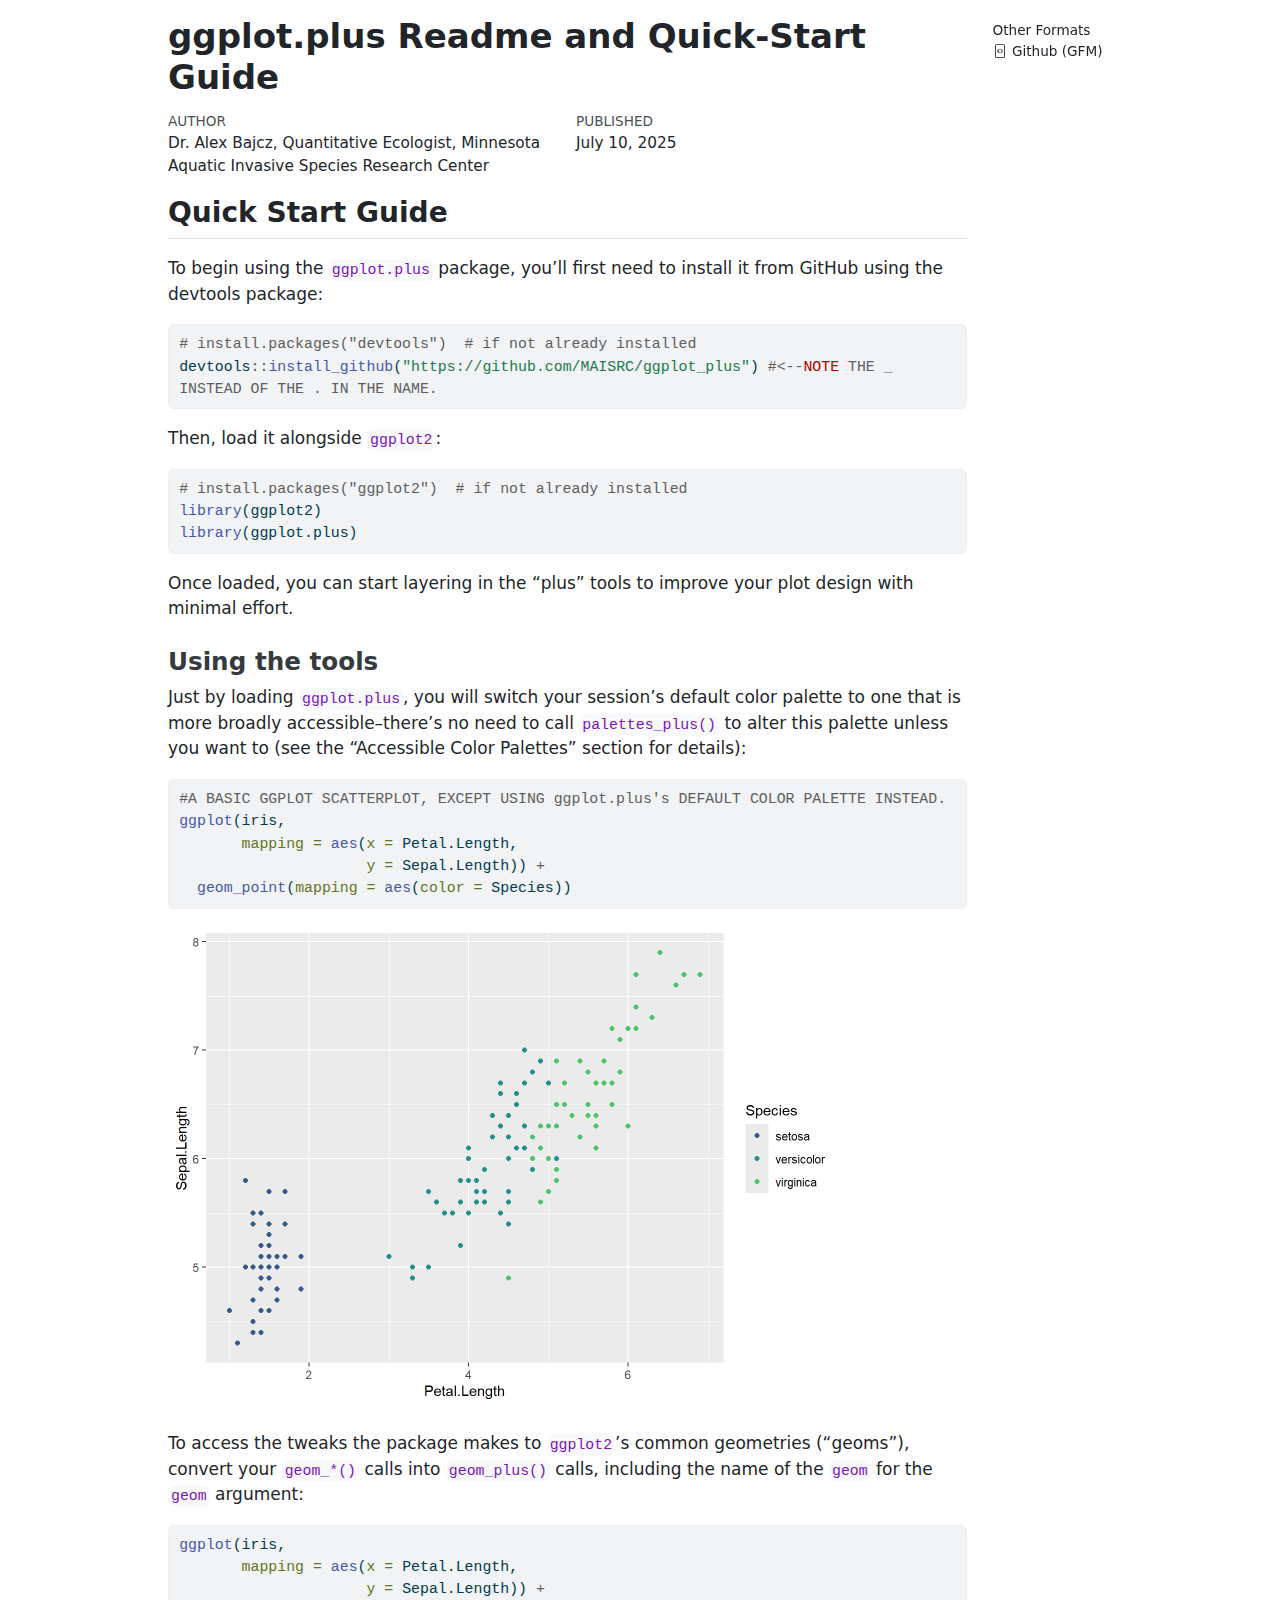
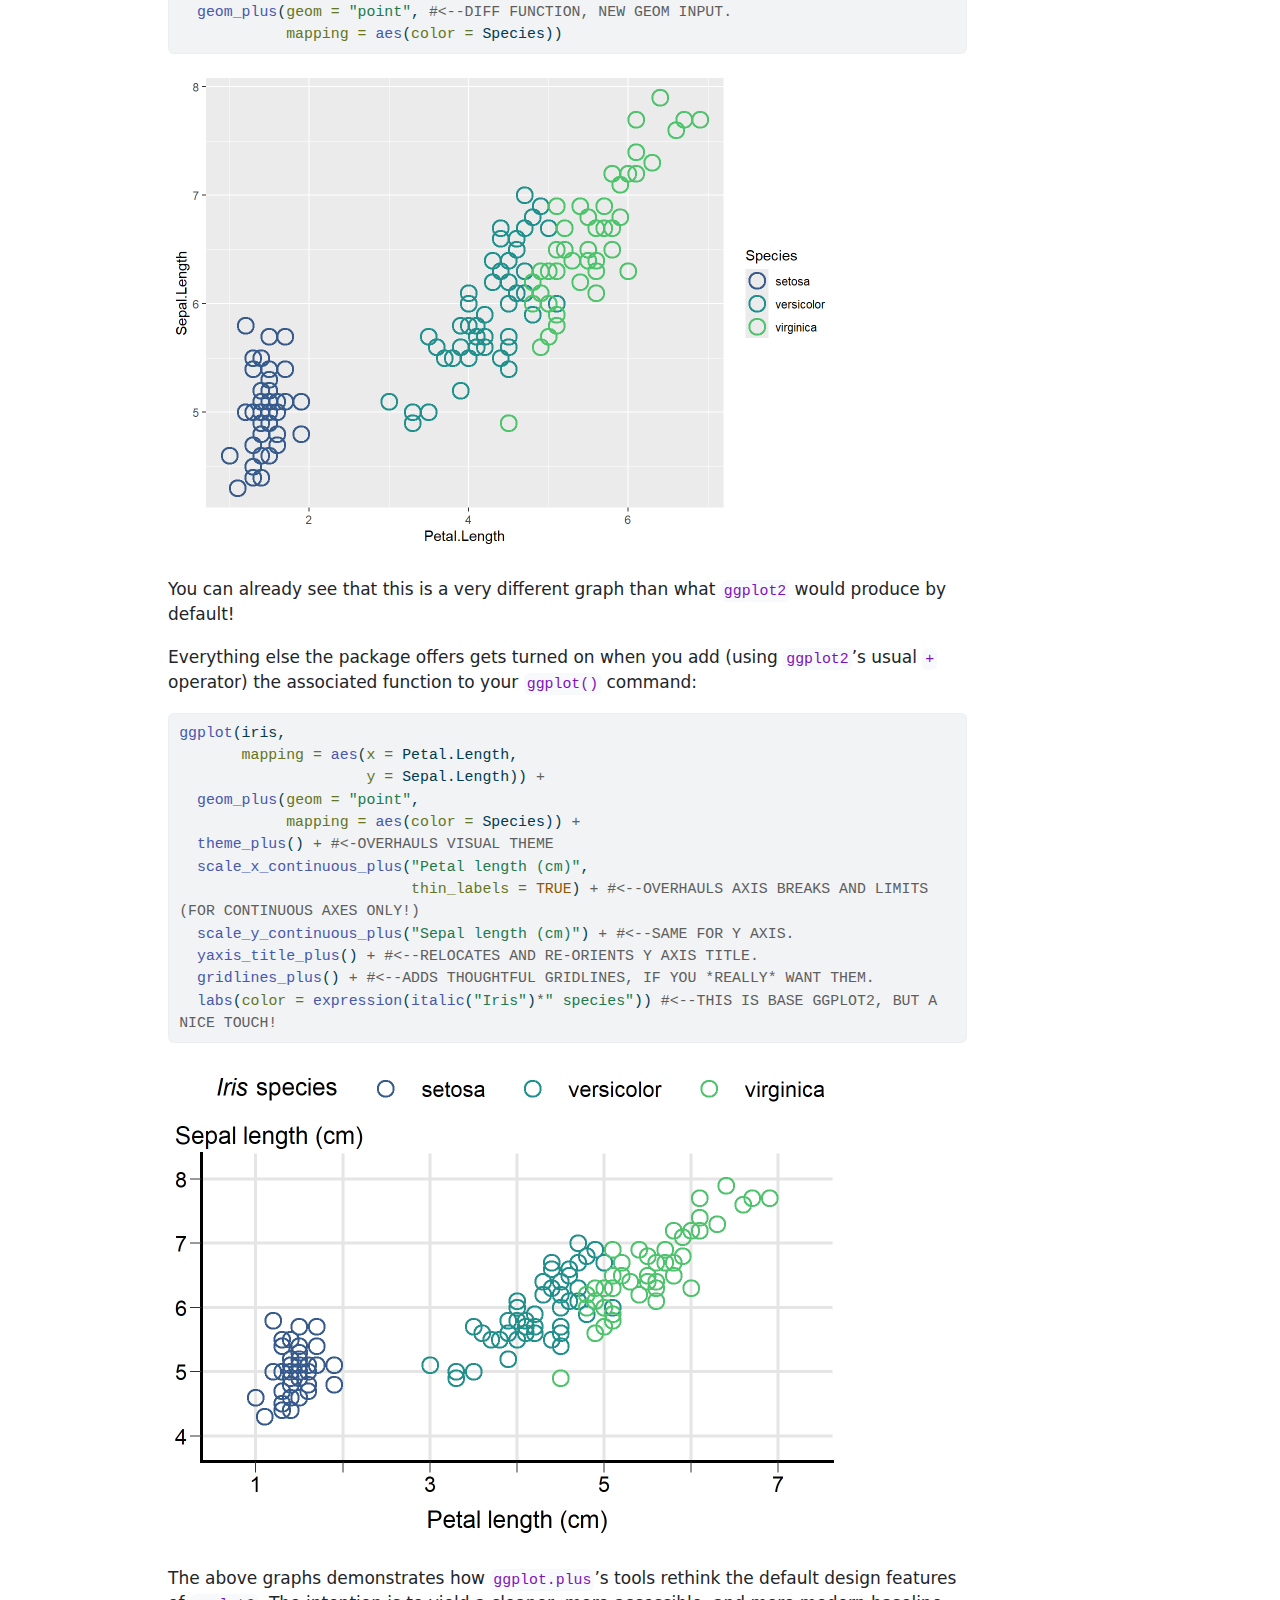
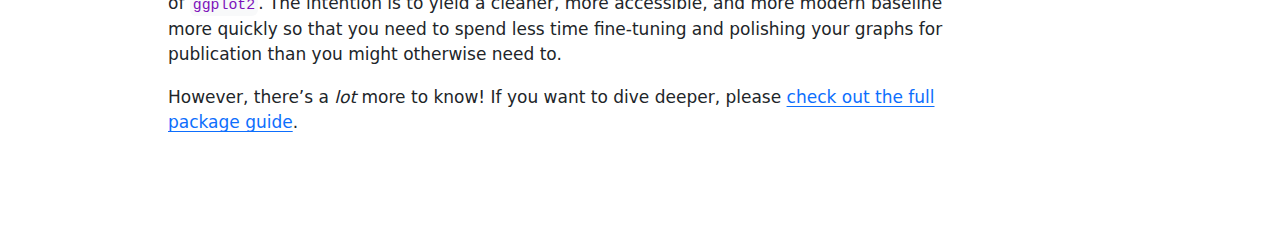
<file: readme.html>
<!DOCTYPE html>
<html xmlns="http://www.w3.org/1999/xhtml" lang="en" xml:lang="en"><head>

<meta charset="utf-8">
<meta name="generator" content="quarto-1.5.57">

<meta name="viewport" content="width=device-width, initial-scale=1.0, user-scalable=yes">

<meta name="author" content="Dr.&nbsp;Alex Bajcz, Quantitative Ecologist, Minnesota Aquatic Invasive Species Research Center">
<meta name="dcterms.date" content="2025-07-10">

<title>ggplot.plus Readme and Quick-Start Guide</title>
<style>
code{white-space: pre-wrap;}
span.smallcaps{font-variant: small-caps;}
div.columns{display: flex; gap: min(4vw, 1.5em);}
div.column{flex: auto; overflow-x: auto;}
div.hanging-indent{margin-left: 1.5em; text-indent: -1.5em;}
ul.task-list{list-style: none;}
ul.task-list li input[type="checkbox"] {
  width: 0.8em;
  margin: 0 0.8em 0.2em -1em; /* quarto-specific, see https://github.com/quarto-dev/quarto-cli/issues/4556 */ 
  vertical-align: middle;
}
/* CSS for syntax highlighting */
pre > code.sourceCode { white-space: pre; position: relative; }
pre > code.sourceCode > span { line-height: 1.25; }
pre > code.sourceCode > span:empty { height: 1.2em; }
.sourceCode { overflow: visible; }
code.sourceCode > span { color: inherit; text-decoration: inherit; }
div.sourceCode { margin: 1em 0; }
pre.sourceCode { margin: 0; }
@media screen {
div.sourceCode { overflow: auto; }
}
@media print {
pre > code.sourceCode { white-space: pre-wrap; }
pre > code.sourceCode > span { display: inline-block; text-indent: -5em; padding-left: 5em; }
}
pre.numberSource code
  { counter-reset: source-line 0; }
pre.numberSource code > span
  { position: relative; left: -4em; counter-increment: source-line; }
pre.numberSource code > span > a:first-child::before
  { content: counter(source-line);
    position: relative; left: -1em; text-align: right; vertical-align: baseline;
    border: none; display: inline-block;
    -webkit-touch-callout: none; -webkit-user-select: none;
    -khtml-user-select: none; -moz-user-select: none;
    -ms-user-select: none; user-select: none;
    padding: 0 4px; width: 4em;
  }
pre.numberSource { margin-left: 3em;  padding-left: 4px; }
div.sourceCode
  {   }
@media screen {
pre > code.sourceCode > span > a:first-child::before { text-decoration: underline; }
}
</style>


<script src="README_files/libs/clipboard/clipboard.min.js"></script>
<script src="README_files/libs/quarto-html/quarto.js"></script>
<script src="README_files/libs/quarto-html/popper.min.js"></script>
<script src="README_files/libs/quarto-html/tippy.umd.min.js"></script>
<script src="README_files/libs/quarto-html/anchor.min.js"></script>
<link href="README_files/libs/quarto-html/tippy.css" rel="stylesheet">
<link href="README_files/libs/quarto-html/quarto-syntax-highlighting.css" rel="stylesheet" id="quarto-text-highlighting-styles">
<script src="README_files/libs/bootstrap/bootstrap.min.js"></script>
<link href="README_files/libs/bootstrap/bootstrap-icons.css" rel="stylesheet">
<link href="README_files/libs/bootstrap/bootstrap.min.css" rel="stylesheet" id="quarto-bootstrap" data-mode="light">


</head>

<body>

<div id="quarto-content" class="page-columns page-rows-contents page-layout-article">
<div id="quarto-margin-sidebar" class="sidebar margin-sidebar">
<div class="quarto-alternate-formats"><h2>Other Formats</h2><ul><li><a href="README.md"><i class="bi bi-file-code"></i>Github (GFM)</a></li></ul></div></div>
<main class="content" id="quarto-document-content">

<header id="title-block-header" class="quarto-title-block default">
<div class="quarto-title">
<h1 class="title">ggplot.plus Readme and Quick-Start Guide</h1>
</div>



<div class="quarto-title-meta">

    <div>
    <div class="quarto-title-meta-heading">Author</div>
    <div class="quarto-title-meta-contents">
             <p>Dr.&nbsp;Alex Bajcz, Quantitative Ecologist, Minnesota Aquatic Invasive Species Research Center </p>
          </div>
  </div>
    
    <div>
    <div class="quarto-title-meta-heading">Published</div>
    <div class="quarto-title-meta-contents">
      <p class="date">July 10, 2025</p>
    </div>
  </div>
  
    
  </div>
  


</header>


<section id="quick-start-guide" class="level2">
<h2 class="anchored" data-anchor-id="quick-start-guide">Quick Start Guide</h2>
<p>To begin using the <code>ggplot.plus</code> package, you’ll first need to install it from GitHub using the devtools package:</p>
<div class="cell">
<div class="sourceCode cell-code" id="cb1"><pre class="sourceCode r code-with-copy"><code class="sourceCode r"><span id="cb1-1"><a href="#cb1-1" aria-hidden="true" tabindex="-1"></a><span class="co"># install.packages("devtools")  # if not already installed</span></span>
<span id="cb1-2"><a href="#cb1-2" aria-hidden="true" tabindex="-1"></a>devtools<span class="sc">::</span><span class="fu">install_github</span>(<span class="st">"https://github.com/MAISRC/ggplot_plus"</span>) <span class="co">#&lt;--</span><span class="al">NOTE</span><span class="co"> THE _ INSTEAD OF THE . IN THE NAME.</span></span></code><button title="Copy to Clipboard" class="code-copy-button"><i class="bi"></i></button></pre></div>
</div>
<p>Then, load it alongside <code>ggplot2</code>:</p>
<div class="cell">
<div class="sourceCode cell-code" id="cb2"><pre class="sourceCode r code-with-copy"><code class="sourceCode r"><span id="cb2-1"><a href="#cb2-1" aria-hidden="true" tabindex="-1"></a><span class="co"># install.packages("ggplot2")  # if not already installed</span></span>
<span id="cb2-2"><a href="#cb2-2" aria-hidden="true" tabindex="-1"></a><span class="fu">library</span>(ggplot2)</span>
<span id="cb2-3"><a href="#cb2-3" aria-hidden="true" tabindex="-1"></a><span class="fu">library</span>(ggplot.plus)</span></code><button title="Copy to Clipboard" class="code-copy-button"><i class="bi"></i></button></pre></div>
</div>
<p>Once loaded, you can start layering in the “plus” tools to improve your plot design with minimal effort.</p>
<section id="using-the-tools" class="level3">
<h3 class="anchored" data-anchor-id="using-the-tools">Using the tools</h3>
<p>Just by loading <code>ggplot.plus</code>, you will switch your session’s default color palette to one that is more broadly accessible–there’s no need to call <code>palettes_plus()</code> to alter this palette unless you want to (see the “Accessible Color Palettes” section for details):</p>
<div class="cell">
<div class="sourceCode cell-code" id="cb3"><pre class="sourceCode r code-with-copy"><code class="sourceCode r"><span id="cb3-1"><a href="#cb3-1" aria-hidden="true" tabindex="-1"></a><span class="co">#A BASIC GGPLOT SCATTERPLOT, EXCEPT USING ggplot.plus's DEFAULT COLOR PALETTE INSTEAD.</span></span>
<span id="cb3-2"><a href="#cb3-2" aria-hidden="true" tabindex="-1"></a><span class="fu">ggplot</span>(iris, </span>
<span id="cb3-3"><a href="#cb3-3" aria-hidden="true" tabindex="-1"></a>       <span class="at">mapping =</span> <span class="fu">aes</span>(<span class="at">x =</span> Petal.Length, </span>
<span id="cb3-4"><a href="#cb3-4" aria-hidden="true" tabindex="-1"></a>                     <span class="at">y =</span> Sepal.Length)) <span class="sc">+</span></span>
<span id="cb3-5"><a href="#cb3-5" aria-hidden="true" tabindex="-1"></a>  <span class="fu">geom_point</span>(<span class="at">mapping =</span> <span class="fu">aes</span>(<span class="at">color =</span> Species))</span></code><button title="Copy to Clipboard" class="code-copy-button"><i class="bi"></i></button></pre></div>
<div class="cell-output-display">
<div>
<figure class="figure">
<p><img src="README_files/figure-html/auto%20new%20palette-1.png" class="img-fluid figure-img" width="672"></p>
</figure>
</div>
</div>
</div>
<p>To access the tweaks the package makes to <code>ggplot2</code>’s common geometries (“geoms”), convert your <code>geom_*()</code> calls into <code>geom_plus()</code> calls, including the name of the <code>geom</code> for the <code>geom</code> argument:</p>
<div class="cell">
<div class="sourceCode cell-code" id="cb4"><pre class="sourceCode r code-with-copy"><code class="sourceCode r"><span id="cb4-1"><a href="#cb4-1" aria-hidden="true" tabindex="-1"></a><span class="fu">ggplot</span>(iris, </span>
<span id="cb4-2"><a href="#cb4-2" aria-hidden="true" tabindex="-1"></a>       <span class="at">mapping =</span> <span class="fu">aes</span>(<span class="at">x =</span> Petal.Length, </span>
<span id="cb4-3"><a href="#cb4-3" aria-hidden="true" tabindex="-1"></a>                     <span class="at">y =</span> Sepal.Length)) <span class="sc">+</span></span>
<span id="cb4-4"><a href="#cb4-4" aria-hidden="true" tabindex="-1"></a>  <span class="fu">geom_plus</span>(<span class="at">geom =</span> <span class="st">"point"</span>, <span class="co">#&lt;--DIFF FUNCTION, NEW GEOM INPUT.</span></span>
<span id="cb4-5"><a href="#cb4-5" aria-hidden="true" tabindex="-1"></a>            <span class="at">mapping =</span> <span class="fu">aes</span>(<span class="at">color =</span> Species))</span></code><button title="Copy to Clipboard" class="code-copy-button"><i class="bi"></i></button></pre></div>
<div class="cell-output-display">
<div>
<figure class="figure">
<p><img src="README_files/figure-html/showing%20geom_plus-1.png" class="img-fluid figure-img" width="672"></p>
</figure>
</div>
</div>
</div>
<p>You can already see that this is a very different graph than what <code>ggplot2</code> would produce by default!</p>
<p>Everything else the package offers gets turned on when you add (using <code>ggplot2</code>’s usual <code>+</code> operator) the associated function to your <code>ggplot()</code> command:</p>
<div class="cell">
<div class="sourceCode cell-code" id="cb5"><pre class="sourceCode r code-with-copy"><code class="sourceCode r"><span id="cb5-1"><a href="#cb5-1" aria-hidden="true" tabindex="-1"></a><span class="fu">ggplot</span>(iris, </span>
<span id="cb5-2"><a href="#cb5-2" aria-hidden="true" tabindex="-1"></a>       <span class="at">mapping =</span> <span class="fu">aes</span>(<span class="at">x =</span> Petal.Length, </span>
<span id="cb5-3"><a href="#cb5-3" aria-hidden="true" tabindex="-1"></a>                     <span class="at">y =</span> Sepal.Length)) <span class="sc">+</span></span>
<span id="cb5-4"><a href="#cb5-4" aria-hidden="true" tabindex="-1"></a>  <span class="fu">geom_plus</span>(<span class="at">geom =</span> <span class="st">"point"</span>, </span>
<span id="cb5-5"><a href="#cb5-5" aria-hidden="true" tabindex="-1"></a>            <span class="at">mapping =</span> <span class="fu">aes</span>(<span class="at">color =</span> Species)) <span class="sc">+</span> </span>
<span id="cb5-6"><a href="#cb5-6" aria-hidden="true" tabindex="-1"></a>  <span class="fu">theme_plus</span>() <span class="sc">+</span> <span class="co">#&lt;-OVERHAULS VISUAL THEME</span></span>
<span id="cb5-7"><a href="#cb5-7" aria-hidden="true" tabindex="-1"></a>  <span class="fu">scale_x_continuous_plus</span>(<span class="st">"Petal length (cm)"</span>,</span>
<span id="cb5-8"><a href="#cb5-8" aria-hidden="true" tabindex="-1"></a>                          <span class="at">thin_labels =</span> <span class="cn">TRUE</span>) <span class="sc">+</span> <span class="co">#&lt;--OVERHAULS AXIS BREAKS AND LIMITS (FOR CONTINUOUS AXES ONLY!) </span></span>
<span id="cb5-9"><a href="#cb5-9" aria-hidden="true" tabindex="-1"></a>  <span class="fu">scale_y_continuous_plus</span>(<span class="st">"Sepal length (cm)"</span>) <span class="sc">+</span> <span class="co">#&lt;--SAME FOR Y AXIS.</span></span>
<span id="cb5-10"><a href="#cb5-10" aria-hidden="true" tabindex="-1"></a>  <span class="fu">yaxis_title_plus</span>() <span class="sc">+</span> <span class="co">#&lt;--RELOCATES AND RE-ORIENTS Y AXIS TITLE.</span></span>
<span id="cb5-11"><a href="#cb5-11" aria-hidden="true" tabindex="-1"></a>  <span class="fu">gridlines_plus</span>() <span class="sc">+</span> <span class="co">#&lt;--ADDS THOUGHTFUL GRIDLINES, IF YOU *REALLY* WANT THEM.</span></span>
<span id="cb5-12"><a href="#cb5-12" aria-hidden="true" tabindex="-1"></a>  <span class="fu">labs</span>(<span class="at">color =</span> <span class="fu">expression</span>(<span class="fu">italic</span>(<span class="st">"Iris"</span>)<span class="sc">*</span><span class="st">" species"</span>)) <span class="co">#&lt;--THIS IS BASE GGPLOT2, BUT A NICE TOUCH!</span></span></code><button title="Copy to Clipboard" class="code-copy-button"><i class="bi"></i></button></pre></div>
<div class="cell-output-display">
<div>
<figure class="figure">
<p><img src="README_files/figure-html/quick%20start%20use-1.png" class="img-fluid figure-img" width="672"></p>
</figure>
</div>
</div>
</div>
<p>The above graphs demonstrates how <code>ggplot.plus</code>’s tools rethink the default design features of <code>ggplot2</code>. The intention is to yield a cleaner, more accessible, and more modern baseline more quickly so that you need to spend less time fine-tuning and polishing your graphs for publication than you might otherwise need to.</p>
<p>However, there’s a <em>lot</em> more to know! If you want to dive deeper, please <a href="https://maisrc.github.io/ggplot_plus/" title="ggplot_plus guide site">check out the full package guide</a>.</p>
</section>
</section>

</main>
<!-- /main column -->
<script id="quarto-html-after-body" type="application/javascript">
window.document.addEventListener("DOMContentLoaded", function (event) {
  const toggleBodyColorMode = (bsSheetEl) => {
    const mode = bsSheetEl.getAttribute("data-mode");
    const bodyEl = window.document.querySelector("body");
    if (mode === "dark") {
      bodyEl.classList.add("quarto-dark");
      bodyEl.classList.remove("quarto-light");
    } else {
      bodyEl.classList.add("quarto-light");
      bodyEl.classList.remove("quarto-dark");
    }
  }
  const toggleBodyColorPrimary = () => {
    const bsSheetEl = window.document.querySelector("link#quarto-bootstrap");
    if (bsSheetEl) {
      toggleBodyColorMode(bsSheetEl);
    }
  }
  toggleBodyColorPrimary();  
  const icon = "";
  const anchorJS = new window.AnchorJS();
  anchorJS.options = {
    placement: 'right',
    icon: icon
  };
  anchorJS.add('.anchored');
  const isCodeAnnotation = (el) => {
    for (const clz of el.classList) {
      if (clz.startsWith('code-annotation-')) {                     
        return true;
      }
    }
    return false;
  }
  const onCopySuccess = function(e) {
    // button target
    const button = e.trigger;
    // don't keep focus
    button.blur();
    // flash "checked"
    button.classList.add('code-copy-button-checked');
    var currentTitle = button.getAttribute("title");
    button.setAttribute("title", "Copied!");
    let tooltip;
    if (window.bootstrap) {
      button.setAttribute("data-bs-toggle", "tooltip");
      button.setAttribute("data-bs-placement", "left");
      button.setAttribute("data-bs-title", "Copied!");
      tooltip = new bootstrap.Tooltip(button, 
        { trigger: "manual", 
          customClass: "code-copy-button-tooltip",
          offset: [0, -8]});
      tooltip.show();    
    }
    setTimeout(function() {
      if (tooltip) {
        tooltip.hide();
        button.removeAttribute("data-bs-title");
        button.removeAttribute("data-bs-toggle");
        button.removeAttribute("data-bs-placement");
      }
      button.setAttribute("title", currentTitle);
      button.classList.remove('code-copy-button-checked');
    }, 1000);
    // clear code selection
    e.clearSelection();
  }
  const getTextToCopy = function(trigger) {
      const codeEl = trigger.previousElementSibling.cloneNode(true);
      for (const childEl of codeEl.children) {
        if (isCodeAnnotation(childEl)) {
          childEl.remove();
        }
      }
      return codeEl.innerText;
  }
  const clipboard = new window.ClipboardJS('.code-copy-button:not([data-in-quarto-modal])', {
    text: getTextToCopy
  });
  clipboard.on('success', onCopySuccess);
  if (window.document.getElementById('quarto-embedded-source-code-modal')) {
    // For code content inside modals, clipBoardJS needs to be initialized with a container option
    // TODO: Check when it could be a function (https://github.com/zenorocha/clipboard.js/issues/860)
    const clipboardModal = new window.ClipboardJS('.code-copy-button[data-in-quarto-modal]', {
      text: getTextToCopy,
      container: window.document.getElementById('quarto-embedded-source-code-modal')
    });
    clipboardModal.on('success', onCopySuccess);
  }
    var localhostRegex = new RegExp(/^(?:http|https):\/\/localhost\:?[0-9]*\//);
    var mailtoRegex = new RegExp(/^mailto:/);
      var filterRegex = new RegExp('/' + window.location.host + '/');
    var isInternal = (href) => {
        return filterRegex.test(href) || localhostRegex.test(href) || mailtoRegex.test(href);
    }
    // Inspect non-navigation links and adorn them if external
 	var links = window.document.querySelectorAll('a[href]:not(.nav-link):not(.navbar-brand):not(.toc-action):not(.sidebar-link):not(.sidebar-item-toggle):not(.pagination-link):not(.no-external):not([aria-hidden]):not(.dropdown-item):not(.quarto-navigation-tool):not(.about-link)');
    for (var i=0; i<links.length; i++) {
      const link = links[i];
      if (!isInternal(link.href)) {
        // undo the damage that might have been done by quarto-nav.js in the case of
        // links that we want to consider external
        if (link.dataset.originalHref !== undefined) {
          link.href = link.dataset.originalHref;
        }
      }
    }
  function tippyHover(el, contentFn, onTriggerFn, onUntriggerFn) {
    const config = {
      allowHTML: true,
      maxWidth: 500,
      delay: 100,
      arrow: false,
      appendTo: function(el) {
          return el.parentElement;
      },
      interactive: true,
      interactiveBorder: 10,
      theme: 'quarto',
      placement: 'bottom-start',
    };
    if (contentFn) {
      config.content = contentFn;
    }
    if (onTriggerFn) {
      config.onTrigger = onTriggerFn;
    }
    if (onUntriggerFn) {
      config.onUntrigger = onUntriggerFn;
    }
    window.tippy(el, config); 
  }
  const noterefs = window.document.querySelectorAll('a[role="doc-noteref"]');
  for (var i=0; i<noterefs.length; i++) {
    const ref = noterefs[i];
    tippyHover(ref, function() {
      // use id or data attribute instead here
      let href = ref.getAttribute('data-footnote-href') || ref.getAttribute('href');
      try { href = new URL(href).hash; } catch {}
      const id = href.replace(/^#\/?/, "");
      const note = window.document.getElementById(id);
      if (note) {
        return note.innerHTML;
      } else {
        return "";
      }
    });
  }
  const xrefs = window.document.querySelectorAll('a.quarto-xref');
  const processXRef = (id, note) => {
    // Strip column container classes
    const stripColumnClz = (el) => {
      el.classList.remove("page-full", "page-columns");
      if (el.children) {
        for (const child of el.children) {
          stripColumnClz(child);
        }
      }
    }
    stripColumnClz(note)
    if (id === null || id.startsWith('sec-')) {
      // Special case sections, only their first couple elements
      const container = document.createElement("div");
      if (note.children && note.children.length > 2) {
        container.appendChild(note.children[0].cloneNode(true));
        for (let i = 1; i < note.children.length; i++) {
          const child = note.children[i];
          if (child.tagName === "P" && child.innerText === "") {
            continue;
          } else {
            container.appendChild(child.cloneNode(true));
            break;
          }
        }
        if (window.Quarto?.typesetMath) {
          window.Quarto.typesetMath(container);
        }
        return container.innerHTML
      } else {
        if (window.Quarto?.typesetMath) {
          window.Quarto.typesetMath(note);
        }
        return note.innerHTML;
      }
    } else {
      // Remove any anchor links if they are present
      const anchorLink = note.querySelector('a.anchorjs-link');
      if (anchorLink) {
        anchorLink.remove();
      }
      if (window.Quarto?.typesetMath) {
        window.Quarto.typesetMath(note);
      }
      // TODO in 1.5, we should make sure this works without a callout special case
      if (note.classList.contains("callout")) {
        return note.outerHTML;
      } else {
        return note.innerHTML;
      }
    }
  }
  for (var i=0; i<xrefs.length; i++) {
    const xref = xrefs[i];
    tippyHover(xref, undefined, function(instance) {
      instance.disable();
      let url = xref.getAttribute('href');
      let hash = undefined; 
      if (url.startsWith('#')) {
        hash = url;
      } else {
        try { hash = new URL(url).hash; } catch {}
      }
      if (hash) {
        const id = hash.replace(/^#\/?/, "");
        const note = window.document.getElementById(id);
        if (note !== null) {
          try {
            const html = processXRef(id, note.cloneNode(true));
            instance.setContent(html);
          } finally {
            instance.enable();
            instance.show();
          }
        } else {
          // See if we can fetch this
          fetch(url.split('#')[0])
          .then(res => res.text())
          .then(html => {
            const parser = new DOMParser();
            const htmlDoc = parser.parseFromString(html, "text/html");
            const note = htmlDoc.getElementById(id);
            if (note !== null) {
              const html = processXRef(id, note);
              instance.setContent(html);
            } 
          }).finally(() => {
            instance.enable();
            instance.show();
          });
        }
      } else {
        // See if we can fetch a full url (with no hash to target)
        // This is a special case and we should probably do some content thinning / targeting
        fetch(url)
        .then(res => res.text())
        .then(html => {
          const parser = new DOMParser();
          const htmlDoc = parser.parseFromString(html, "text/html");
          const note = htmlDoc.querySelector('main.content');
          if (note !== null) {
            // This should only happen for chapter cross references
            // (since there is no id in the URL)
            // remove the first header
            if (note.children.length > 0 && note.children[0].tagName === "HEADER") {
              note.children[0].remove();
            }
            const html = processXRef(null, note);
            instance.setContent(html);
          } 
        }).finally(() => {
          instance.enable();
          instance.show();
        });
      }
    }, function(instance) {
    });
  }
      let selectedAnnoteEl;
      const selectorForAnnotation = ( cell, annotation) => {
        let cellAttr = 'data-code-cell="' + cell + '"';
        let lineAttr = 'data-code-annotation="' +  annotation + '"';
        const selector = 'span[' + cellAttr + '][' + lineAttr + ']';
        return selector;
      }
      const selectCodeLines = (annoteEl) => {
        const doc = window.document;
        const targetCell = annoteEl.getAttribute("data-target-cell");
        const targetAnnotation = annoteEl.getAttribute("data-target-annotation");
        const annoteSpan = window.document.querySelector(selectorForAnnotation(targetCell, targetAnnotation));
        const lines = annoteSpan.getAttribute("data-code-lines").split(",");
        const lineIds = lines.map((line) => {
          return targetCell + "-" + line;
        })
        let top = null;
        let height = null;
        let parent = null;
        if (lineIds.length > 0) {
            //compute the position of the single el (top and bottom and make a div)
            const el = window.document.getElementById(lineIds[0]);
            top = el.offsetTop;
            height = el.offsetHeight;
            parent = el.parentElement.parentElement;
          if (lineIds.length > 1) {
            const lastEl = window.document.getElementById(lineIds[lineIds.length - 1]);
            const bottom = lastEl.offsetTop + lastEl.offsetHeight;
            height = bottom - top;
          }
          if (top !== null && height !== null && parent !== null) {
            // cook up a div (if necessary) and position it 
            let div = window.document.getElementById("code-annotation-line-highlight");
            if (div === null) {
              div = window.document.createElement("div");
              div.setAttribute("id", "code-annotation-line-highlight");
              div.style.position = 'absolute';
              parent.appendChild(div);
            }
            div.style.top = top - 2 + "px";
            div.style.height = height + 4 + "px";
            div.style.left = 0;
            let gutterDiv = window.document.getElementById("code-annotation-line-highlight-gutter");
            if (gutterDiv === null) {
              gutterDiv = window.document.createElement("div");
              gutterDiv.setAttribute("id", "code-annotation-line-highlight-gutter");
              gutterDiv.style.position = 'absolute';
              const codeCell = window.document.getElementById(targetCell);
              const gutter = codeCell.querySelector('.code-annotation-gutter');
              gutter.appendChild(gutterDiv);
            }
            gutterDiv.style.top = top - 2 + "px";
            gutterDiv.style.height = height + 4 + "px";
          }
          selectedAnnoteEl = annoteEl;
        }
      };
      const unselectCodeLines = () => {
        const elementsIds = ["code-annotation-line-highlight", "code-annotation-line-highlight-gutter"];
        elementsIds.forEach((elId) => {
          const div = window.document.getElementById(elId);
          if (div) {
            div.remove();
          }
        });
        selectedAnnoteEl = undefined;
      };
        // Handle positioning of the toggle
    window.addEventListener(
      "resize",
      throttle(() => {
        elRect = undefined;
        if (selectedAnnoteEl) {
          selectCodeLines(selectedAnnoteEl);
        }
      }, 10)
    );
    function throttle(fn, ms) {
    let throttle = false;
    let timer;
      return (...args) => {
        if(!throttle) { // first call gets through
            fn.apply(this, args);
            throttle = true;
        } else { // all the others get throttled
            if(timer) clearTimeout(timer); // cancel #2
            timer = setTimeout(() => {
              fn.apply(this, args);
              timer = throttle = false;
            }, ms);
        }
      };
    }
      // Attach click handler to the DT
      const annoteDls = window.document.querySelectorAll('dt[data-target-cell]');
      for (const annoteDlNode of annoteDls) {
        annoteDlNode.addEventListener('click', (event) => {
          const clickedEl = event.target;
          if (clickedEl !== selectedAnnoteEl) {
            unselectCodeLines();
            const activeEl = window.document.querySelector('dt[data-target-cell].code-annotation-active');
            if (activeEl) {
              activeEl.classList.remove('code-annotation-active');
            }
            selectCodeLines(clickedEl);
            clickedEl.classList.add('code-annotation-active');
          } else {
            // Unselect the line
            unselectCodeLines();
            clickedEl.classList.remove('code-annotation-active');
          }
        });
      }
  const findCites = (el) => {
    const parentEl = el.parentElement;
    if (parentEl) {
      const cites = parentEl.dataset.cites;
      if (cites) {
        return {
          el,
          cites: cites.split(' ')
        };
      } else {
        return findCites(el.parentElement)
      }
    } else {
      return undefined;
    }
  };
  var bibliorefs = window.document.querySelectorAll('a[role="doc-biblioref"]');
  for (var i=0; i<bibliorefs.length; i++) {
    const ref = bibliorefs[i];
    const citeInfo = findCites(ref);
    if (citeInfo) {
      tippyHover(citeInfo.el, function() {
        var popup = window.document.createElement('div');
        citeInfo.cites.forEach(function(cite) {
          var citeDiv = window.document.createElement('div');
          citeDiv.classList.add('hanging-indent');
          citeDiv.classList.add('csl-entry');
          var biblioDiv = window.document.getElementById('ref-' + cite);
          if (biblioDiv) {
            citeDiv.innerHTML = biblioDiv.innerHTML;
          }
          popup.appendChild(citeDiv);
        });
        return popup.innerHTML;
      });
    }
  }
});
</script>
</div> <!-- /content -->




</body></html>
</file>
<file: ggplot_plus_guide_files/libs/quarto-html/tippy.css>
.tippy-box[data-animation=fade][data-state=hidden]{opacity:0}[data-tippy-root]{max-width:calc(100vw - 10px)}.tippy-box{position:relative;background-color:#333;color:#fff;border-radius:4px;font-size:14px;line-height:1.4;white-space:normal;outline:0;transition-property:transform,visibility,opacity}.tippy-box[data-placement^=top]>.tippy-arrow{bottom:0}.tippy-box[data-placement^=top]>.tippy-arrow:before{bottom:-7px;left:0;border-width:8px 8px 0;border-top-color:initial;transform-origin:center top}.tippy-box[data-placement^=bottom]>.tippy-arrow{top:0}.tippy-box[data-placement^=bottom]>.tippy-arrow:before{top:-7px;left:0;border-width:0 8px 8px;border-bottom-color:initial;transform-origin:center bottom}.tippy-box[data-placement^=left]>.tippy-arrow{right:0}.tippy-box[data-placement^=left]>.tippy-arrow:before{border-width:8px 0 8px 8px;border-left-color:initial;right:-7px;transform-origin:center left}.tippy-box[data-placement^=right]>.tippy-arrow{left:0}.tippy-box[data-placement^=right]>.tippy-arrow:before{left:-7px;border-width:8px 8px 8px 0;border-right-color:initial;transform-origin:center right}.tippy-box[data-inertia][data-state=visible]{transition-timing-function:cubic-bezier(.54,1.5,.38,1.11)}.tippy-arrow{width:16px;height:16px;color:#333}.tippy-arrow:before{content:"";position:absolute;border-color:transparent;border-style:solid}.tippy-content{position:relative;padding:5px 9px;z-index:1}
</file>
<file: ggplot_plus_guide_files/libs/quarto-html/quarto-syntax-highlighting.css>
/* quarto syntax highlight colors */
:root {
  --quarto-hl-ot-color: #003B4F;
  --quarto-hl-at-color: #657422;
  --quarto-hl-ss-color: #20794D;
  --quarto-hl-an-color: #5E5E5E;
  --quarto-hl-fu-color: #4758AB;
  --quarto-hl-st-color: #20794D;
  --quarto-hl-cf-color: #003B4F;
  --quarto-hl-op-color: #5E5E5E;
  --quarto-hl-er-color: #AD0000;
  --quarto-hl-bn-color: #AD0000;
  --quarto-hl-al-color: #AD0000;
  --quarto-hl-va-color: #111111;
  --quarto-hl-bu-color: inherit;
  --quarto-hl-ex-color: inherit;
  --quarto-hl-pp-color: #AD0000;
  --quarto-hl-in-color: #5E5E5E;
  --quarto-hl-vs-color: #20794D;
  --quarto-hl-wa-color: #5E5E5E;
  --quarto-hl-do-color: #5E5E5E;
  --quarto-hl-im-color: #00769E;
  --quarto-hl-ch-color: #20794D;
  --quarto-hl-dt-color: #AD0000;
  --quarto-hl-fl-color: #AD0000;
  --quarto-hl-co-color: #5E5E5E;
  --quarto-hl-cv-color: #5E5E5E;
  --quarto-hl-cn-color: #8f5902;
  --quarto-hl-sc-color: #5E5E5E;
  --quarto-hl-dv-color: #AD0000;
  --quarto-hl-kw-color: #003B4F;
}

/* other quarto variables */
:root {
  --quarto-font-monospace: SFMono-Regular, Menlo, Monaco, Consolas, "Liberation Mono", "Courier New", monospace;
}

pre > code.sourceCode > span {
  color: #003B4F;
}

code span {
  color: #003B4F;
}

code.sourceCode > span {
  color: #003B4F;
}

div.sourceCode,
div.sourceCode pre.sourceCode {
  color: #003B4F;
}

code span.ot {
  color: #003B4F;
  font-style: inherit;
}

code span.at {
  color: #657422;
  font-style: inherit;
}

code span.ss {
  color: #20794D;
  font-style: inherit;
}

code span.an {
  color: #5E5E5E;
  font-style: inherit;
}

code span.fu {
  color: #4758AB;
  font-style: inherit;
}

code span.st {
  color: #20794D;
  font-style: inherit;
}

code span.cf {
  color: #003B4F;
  font-weight: bold;
  font-style: inherit;
}

code span.op {
  color: #5E5E5E;
  font-style: inherit;
}

code span.er {
  color: #AD0000;
  font-style: inherit;
}

code span.bn {
  color: #AD0000;
  font-style: inherit;
}

code span.al {
  color: #AD0000;
  font-style: inherit;
}

code span.va {
  color: #111111;
  font-style: inherit;
}

code span.bu {
  font-style: inherit;
}

code span.ex {
  font-style: inherit;
}

code span.pp {
  color: #AD0000;
  font-style: inherit;
}

code span.in {
  color: #5E5E5E;
  font-style: inherit;
}

code span.vs {
  color: #20794D;
  font-style: inherit;
}

code span.wa {
  color: #5E5E5E;
  font-style: italic;
}

code span.do {
  color: #5E5E5E;
  font-style: italic;
}

code span.im {
  color: #00769E;
  font-style: inherit;
}

code span.ch {
  color: #20794D;
  font-style: inherit;
}

code span.dt {
  color: #AD0000;
  font-style: inherit;
}

code span.fl {
  color: #AD0000;
  font-style: inherit;
}

code span.co {
  color: #5E5E5E;
  font-style: inherit;
}

code span.cv {
  color: #5E5E5E;
  font-style: italic;
}

code span.cn {
  color: #8f5902;
  font-style: inherit;
}

code span.sc {
  color: #5E5E5E;
  font-style: inherit;
}

code span.dv {
  color: #AD0000;
  font-style: inherit;
}

code span.kw {
  color: #003B4F;
  font-weight: bold;
  font-style: inherit;
}

.prevent-inlining {
  content: "</";
}

/*# sourceMappingURL=debc5d5d77c3f9108843748ff7464032.css.map */
</file>
<file: docs/ggplot_plus_guide_files/libs/quarto-html/tippy.css>
.tippy-box[data-animation=fade][data-state=hidden]{opacity:0}[data-tippy-root]{max-width:calc(100vw - 10px)}.tippy-box{position:relative;background-color:#333;color:#fff;border-radius:4px;font-size:14px;line-height:1.4;white-space:normal;outline:0;transition-property:transform,visibility,opacity}.tippy-box[data-placement^=top]>.tippy-arrow{bottom:0}.tippy-box[data-placement^=top]>.tippy-arrow:before{bottom:-7px;left:0;border-width:8px 8px 0;border-top-color:initial;transform-origin:center top}.tippy-box[data-placement^=bottom]>.tippy-arrow{top:0}.tippy-box[data-placement^=bottom]>.tippy-arrow:before{top:-7px;left:0;border-width:0 8px 8px;border-bottom-color:initial;transform-origin:center bottom}.tippy-box[data-placement^=left]>.tippy-arrow{right:0}.tippy-box[data-placement^=left]>.tippy-arrow:before{border-width:8px 0 8px 8px;border-left-color:initial;right:-7px;transform-origin:center left}.tippy-box[data-placement^=right]>.tippy-arrow{left:0}.tippy-box[data-placement^=right]>.tippy-arrow:before{left:-7px;border-width:8px 8px 8px 0;border-right-color:initial;transform-origin:center right}.tippy-box[data-inertia][data-state=visible]{transition-timing-function:cubic-bezier(.54,1.5,.38,1.11)}.tippy-arrow{width:16px;height:16px;color:#333}.tippy-arrow:before{content:"";position:absolute;border-color:transparent;border-style:solid}.tippy-content{position:relative;padding:5px 9px;z-index:1}
</file>
<file: docs/ggplot_plus_guide_files/libs/quarto-html/quarto-syntax-highlighting.css>
/* quarto syntax highlight colors */
:root {
  --quarto-hl-ot-color: #003B4F;
  --quarto-hl-at-color: #657422;
  --quarto-hl-ss-color: #20794D;
  --quarto-hl-an-color: #5E5E5E;
  --quarto-hl-fu-color: #4758AB;
  --quarto-hl-st-color: #20794D;
  --quarto-hl-cf-color: #003B4F;
  --quarto-hl-op-color: #5E5E5E;
  --quarto-hl-er-color: #AD0000;
  --quarto-hl-bn-color: #AD0000;
  --quarto-hl-al-color: #AD0000;
  --quarto-hl-va-color: #111111;
  --quarto-hl-bu-color: inherit;
  --quarto-hl-ex-color: inherit;
  --quarto-hl-pp-color: #AD0000;
  --quarto-hl-in-color: #5E5E5E;
  --quarto-hl-vs-color: #20794D;
  --quarto-hl-wa-color: #5E5E5E;
  --quarto-hl-do-color: #5E5E5E;
  --quarto-hl-im-color: #00769E;
  --quarto-hl-ch-color: #20794D;
  --quarto-hl-dt-color: #AD0000;
  --quarto-hl-fl-color: #AD0000;
  --quarto-hl-co-color: #5E5E5E;
  --quarto-hl-cv-color: #5E5E5E;
  --quarto-hl-cn-color: #8f5902;
  --quarto-hl-sc-color: #5E5E5E;
  --quarto-hl-dv-color: #AD0000;
  --quarto-hl-kw-color: #003B4F;
}

/* other quarto variables */
:root {
  --quarto-font-monospace: SFMono-Regular, Menlo, Monaco, Consolas, "Liberation Mono", "Courier New", monospace;
}

pre > code.sourceCode > span {
  color: #003B4F;
}

code span {
  color: #003B4F;
}

code.sourceCode > span {
  color: #003B4F;
}

div.sourceCode,
div.sourceCode pre.sourceCode {
  color: #003B4F;
}

code span.ot {
  color: #003B4F;
  font-style: inherit;
}

code span.at {
  color: #657422;
  font-style: inherit;
}

code span.ss {
  color: #20794D;
  font-style: inherit;
}

code span.an {
  color: #5E5E5E;
  font-style: inherit;
}

code span.fu {
  color: #4758AB;
  font-style: inherit;
}

code span.st {
  color: #20794D;
  font-style: inherit;
}

code span.cf {
  color: #003B4F;
  font-weight: bold;
  font-style: inherit;
}

code span.op {
  color: #5E5E5E;
  font-style: inherit;
}

code span.er {
  color: #AD0000;
  font-style: inherit;
}

code span.bn {
  color: #AD0000;
  font-style: inherit;
}

code span.al {
  color: #AD0000;
  font-style: inherit;
}

code span.va {
  color: #111111;
  font-style: inherit;
}

code span.bu {
  font-style: inherit;
}

code span.ex {
  font-style: inherit;
}

code span.pp {
  color: #AD0000;
  font-style: inherit;
}

code span.in {
  color: #5E5E5E;
  font-style: inherit;
}

code span.vs {
  color: #20794D;
  font-style: inherit;
}

code span.wa {
  color: #5E5E5E;
  font-style: italic;
}

code span.do {
  color: #5E5E5E;
  font-style: italic;
}

code span.im {
  color: #00769E;
  font-style: inherit;
}

code span.ch {
  color: #20794D;
  font-style: inherit;
}

code span.dt {
  color: #AD0000;
  font-style: inherit;
}

code span.fl {
  color: #AD0000;
  font-style: inherit;
}

code span.co {
  color: #5E5E5E;
  font-style: inherit;
}

code span.cv {
  color: #5E5E5E;
  font-style: italic;
}

code span.cn {
  color: #8f5902;
  font-style: inherit;
}

code span.sc {
  color: #5E5E5E;
  font-style: inherit;
}

code span.dv {
  color: #AD0000;
  font-style: inherit;
}

code span.kw {
  color: #003B4F;
  font-weight: bold;
  font-style: inherit;
}

.prevent-inlining {
  content: "</";
}

/*# sourceMappingURL=debc5d5d77c3f9108843748ff7464032.css.map */
</file>
<file: Guide to ggplot_plus_files/libs/quarto-html/tippy.css>
.tippy-box[data-animation=fade][data-state=hidden]{opacity:0}[data-tippy-root]{max-width:calc(100vw - 10px)}.tippy-box{position:relative;background-color:#333;color:#fff;border-radius:4px;font-size:14px;line-height:1.4;white-space:normal;outline:0;transition-property:transform,visibility,opacity}.tippy-box[data-placement^=top]>.tippy-arrow{bottom:0}.tippy-box[data-placement^=top]>.tippy-arrow:before{bottom:-7px;left:0;border-width:8px 8px 0;border-top-color:initial;transform-origin:center top}.tippy-box[data-placement^=bottom]>.tippy-arrow{top:0}.tippy-box[data-placement^=bottom]>.tippy-arrow:before{top:-7px;left:0;border-width:0 8px 8px;border-bottom-color:initial;transform-origin:center bottom}.tippy-box[data-placement^=left]>.tippy-arrow{right:0}.tippy-box[data-placement^=left]>.tippy-arrow:before{border-width:8px 0 8px 8px;border-left-color:initial;right:-7px;transform-origin:center left}.tippy-box[data-placement^=right]>.tippy-arrow{left:0}.tippy-box[data-placement^=right]>.tippy-arrow:before{left:-7px;border-width:8px 8px 8px 0;border-right-color:initial;transform-origin:center right}.tippy-box[data-inertia][data-state=visible]{transition-timing-function:cubic-bezier(.54,1.5,.38,1.11)}.tippy-arrow{width:16px;height:16px;color:#333}.tippy-arrow:before{content:"";position:absolute;border-color:transparent;border-style:solid}.tippy-content{position:relative;padding:5px 9px;z-index:1}
</file>
<file: Guide to ggplot_plus_files/libs/quarto-html/quarto-syntax-highlighting.css>
/* quarto syntax highlight colors */
:root {
  --quarto-hl-ot-color: #003B4F;
  --quarto-hl-at-color: #657422;
  --quarto-hl-ss-color: #20794D;
  --quarto-hl-an-color: #5E5E5E;
  --quarto-hl-fu-color: #4758AB;
  --quarto-hl-st-color: #20794D;
  --quarto-hl-cf-color: #003B4F;
  --quarto-hl-op-color: #5E5E5E;
  --quarto-hl-er-color: #AD0000;
  --quarto-hl-bn-color: #AD0000;
  --quarto-hl-al-color: #AD0000;
  --quarto-hl-va-color: #111111;
  --quarto-hl-bu-color: inherit;
  --quarto-hl-ex-color: inherit;
  --quarto-hl-pp-color: #AD0000;
  --quarto-hl-in-color: #5E5E5E;
  --quarto-hl-vs-color: #20794D;
  --quarto-hl-wa-color: #5E5E5E;
  --quarto-hl-do-color: #5E5E5E;
  --quarto-hl-im-color: #00769E;
  --quarto-hl-ch-color: #20794D;
  --quarto-hl-dt-color: #AD0000;
  --quarto-hl-fl-color: #AD0000;
  --quarto-hl-co-color: #5E5E5E;
  --quarto-hl-cv-color: #5E5E5E;
  --quarto-hl-cn-color: #8f5902;
  --quarto-hl-sc-color: #5E5E5E;
  --quarto-hl-dv-color: #AD0000;
  --quarto-hl-kw-color: #003B4F;
}

/* other quarto variables */
:root {
  --quarto-font-monospace: SFMono-Regular, Menlo, Monaco, Consolas, "Liberation Mono", "Courier New", monospace;
}

pre > code.sourceCode > span {
  color: #003B4F;
}

code span {
  color: #003B4F;
}

code.sourceCode > span {
  color: #003B4F;
}

div.sourceCode,
div.sourceCode pre.sourceCode {
  color: #003B4F;
}

code span.ot {
  color: #003B4F;
  font-style: inherit;
}

code span.at {
  color: #657422;
  font-style: inherit;
}

code span.ss {
  color: #20794D;
  font-style: inherit;
}

code span.an {
  color: #5E5E5E;
  font-style: inherit;
}

code span.fu {
  color: #4758AB;
  font-style: inherit;
}

code span.st {
  color: #20794D;
  font-style: inherit;
}

code span.cf {
  color: #003B4F;
  font-weight: bold;
  font-style: inherit;
}

code span.op {
  color: #5E5E5E;
  font-style: inherit;
}

code span.er {
  color: #AD0000;
  font-style: inherit;
}

code span.bn {
  color: #AD0000;
  font-style: inherit;
}

code span.al {
  color: #AD0000;
  font-style: inherit;
}

code span.va {
  color: #111111;
  font-style: inherit;
}

code span.bu {
  font-style: inherit;
}

code span.ex {
  font-style: inherit;
}

code span.pp {
  color: #AD0000;
  font-style: inherit;
}

code span.in {
  color: #5E5E5E;
  font-style: inherit;
}

code span.vs {
  color: #20794D;
  font-style: inherit;
}

code span.wa {
  color: #5E5E5E;
  font-style: italic;
}

code span.do {
  color: #5E5E5E;
  font-style: italic;
}

code span.im {
  color: #00769E;
  font-style: inherit;
}

code span.ch {
  color: #20794D;
  font-style: inherit;
}

code span.dt {
  color: #AD0000;
  font-style: inherit;
}

code span.fl {
  color: #AD0000;
  font-style: inherit;
}

code span.co {
  color: #5E5E5E;
  font-style: inherit;
}

code span.cv {
  color: #5E5E5E;
  font-style: italic;
}

code span.cn {
  color: #8f5902;
  font-style: inherit;
}

code span.sc {
  color: #5E5E5E;
  font-style: inherit;
}

code span.dv {
  color: #AD0000;
  font-style: inherit;
}

code span.kw {
  color: #003B4F;
  font-weight: bold;
  font-style: inherit;
}

.prevent-inlining {
  content: "</";
}

/*# sourceMappingURL=debc5d5d77c3f9108843748ff7464032.css.map */
</file>
<file: README_files/libs/quarto-html/tippy.css>
.tippy-box[data-animation=fade][data-state=hidden]{opacity:0}[data-tippy-root]{max-width:calc(100vw - 10px)}.tippy-box{position:relative;background-color:#333;color:#fff;border-radius:4px;font-size:14px;line-height:1.4;white-space:normal;outline:0;transition-property:transform,visibility,opacity}.tippy-box[data-placement^=top]>.tippy-arrow{bottom:0}.tippy-box[data-placement^=top]>.tippy-arrow:before{bottom:-7px;left:0;border-width:8px 8px 0;border-top-color:initial;transform-origin:center top}.tippy-box[data-placement^=bottom]>.tippy-arrow{top:0}.tippy-box[data-placement^=bottom]>.tippy-arrow:before{top:-7px;left:0;border-width:0 8px 8px;border-bottom-color:initial;transform-origin:center bottom}.tippy-box[data-placement^=left]>.tippy-arrow{right:0}.tippy-box[data-placement^=left]>.tippy-arrow:before{border-width:8px 0 8px 8px;border-left-color:initial;right:-7px;transform-origin:center left}.tippy-box[data-placement^=right]>.tippy-arrow{left:0}.tippy-box[data-placement^=right]>.tippy-arrow:before{left:-7px;border-width:8px 8px 8px 0;border-right-color:initial;transform-origin:center right}.tippy-box[data-inertia][data-state=visible]{transition-timing-function:cubic-bezier(.54,1.5,.38,1.11)}.tippy-arrow{width:16px;height:16px;color:#333}.tippy-arrow:before{content:"";position:absolute;border-color:transparent;border-style:solid}.tippy-content{position:relative;padding:5px 9px;z-index:1}
</file>
<file: README_files/libs/quarto-html/quarto-syntax-highlighting.css>
/* quarto syntax highlight colors */
:root {
  --quarto-hl-ot-color: #003B4F;
  --quarto-hl-at-color: #657422;
  --quarto-hl-ss-color: #20794D;
  --quarto-hl-an-color: #5E5E5E;
  --quarto-hl-fu-color: #4758AB;
  --quarto-hl-st-color: #20794D;
  --quarto-hl-cf-color: #003B4F;
  --quarto-hl-op-color: #5E5E5E;
  --quarto-hl-er-color: #AD0000;
  --quarto-hl-bn-color: #AD0000;
  --quarto-hl-al-color: #AD0000;
  --quarto-hl-va-color: #111111;
  --quarto-hl-bu-color: inherit;
  --quarto-hl-ex-color: inherit;
  --quarto-hl-pp-color: #AD0000;
  --quarto-hl-in-color: #5E5E5E;
  --quarto-hl-vs-color: #20794D;
  --quarto-hl-wa-color: #5E5E5E;
  --quarto-hl-do-color: #5E5E5E;
  --quarto-hl-im-color: #00769E;
  --quarto-hl-ch-color: #20794D;
  --quarto-hl-dt-color: #AD0000;
  --quarto-hl-fl-color: #AD0000;
  --quarto-hl-co-color: #5E5E5E;
  --quarto-hl-cv-color: #5E5E5E;
  --quarto-hl-cn-color: #8f5902;
  --quarto-hl-sc-color: #5E5E5E;
  --quarto-hl-dv-color: #AD0000;
  --quarto-hl-kw-color: #003B4F;
}

/* other quarto variables */
:root {
  --quarto-font-monospace: SFMono-Regular, Menlo, Monaco, Consolas, "Liberation Mono", "Courier New", monospace;
}

pre > code.sourceCode > span {
  color: #003B4F;
}

code span {
  color: #003B4F;
}

code.sourceCode > span {
  color: #003B4F;
}

div.sourceCode,
div.sourceCode pre.sourceCode {
  color: #003B4F;
}

code span.ot {
  color: #003B4F;
  font-style: inherit;
}

code span.at {
  color: #657422;
  font-style: inherit;
}

code span.ss {
  color: #20794D;
  font-style: inherit;
}

code span.an {
  color: #5E5E5E;
  font-style: inherit;
}

code span.fu {
  color: #4758AB;
  font-style: inherit;
}

code span.st {
  color: #20794D;
  font-style: inherit;
}

code span.cf {
  color: #003B4F;
  font-weight: bold;
  font-style: inherit;
}

code span.op {
  color: #5E5E5E;
  font-style: inherit;
}

code span.er {
  color: #AD0000;
  font-style: inherit;
}

code span.bn {
  color: #AD0000;
  font-style: inherit;
}

code span.al {
  color: #AD0000;
  font-style: inherit;
}

code span.va {
  color: #111111;
  font-style: inherit;
}

code span.bu {
  font-style: inherit;
}

code span.ex {
  font-style: inherit;
}

code span.pp {
  color: #AD0000;
  font-style: inherit;
}

code span.in {
  color: #5E5E5E;
  font-style: inherit;
}

code span.vs {
  color: #20794D;
  font-style: inherit;
}

code span.wa {
  color: #5E5E5E;
  font-style: italic;
}

code span.do {
  color: #5E5E5E;
  font-style: italic;
}

code span.im {
  color: #00769E;
  font-style: inherit;
}

code span.ch {
  color: #20794D;
  font-style: inherit;
}

code span.dt {
  color: #AD0000;
  font-style: inherit;
}

code span.fl {
  color: #AD0000;
  font-style: inherit;
}

code span.co {
  color: #5E5E5E;
  font-style: inherit;
}

code span.cv {
  color: #5E5E5E;
  font-style: italic;
}

code span.cn {
  color: #8f5902;
  font-style: inherit;
}

code span.sc {
  color: #5E5E5E;
  font-style: inherit;
}

code span.dv {
  color: #AD0000;
  font-style: inherit;
}

code span.kw {
  color: #003B4F;
  font-weight: bold;
  font-style: inherit;
}

.prevent-inlining {
  content: "</";
}

/*# sourceMappingURL=debc5d5d77c3f9108843748ff7464032.css.map */
</file>
